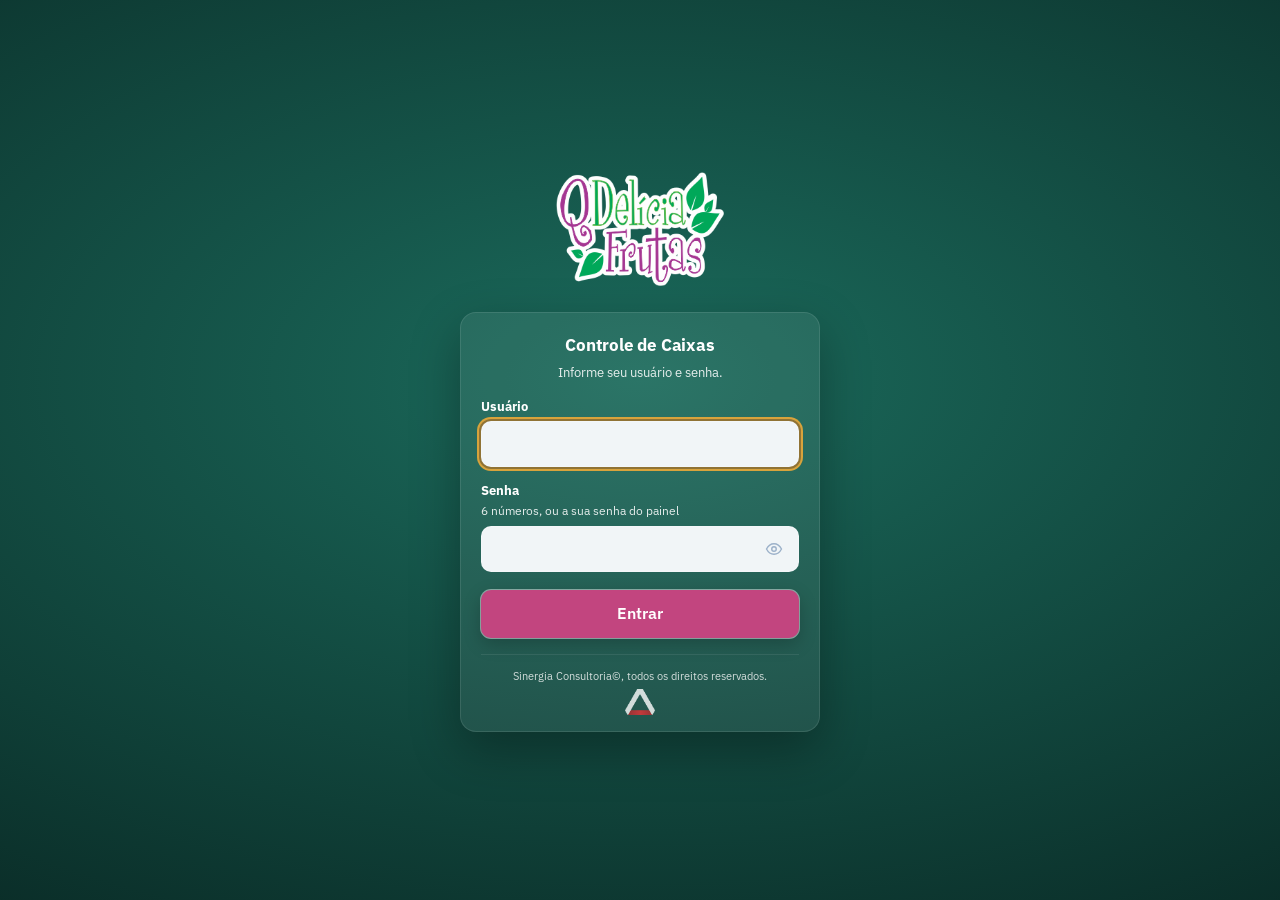
<file: index.html>
<!DOCTYPE html>
<html lang="pt-BR">
<head>
<meta charset="utf-8">
<meta name="viewport" content="width=device-width,initial-scale=1,viewport-fit=cover">
<meta name="theme-color" content="#0d1520">
<title>Qdelícia Frutas · Controle de Caixas</title>
<link rel="stylesheet" href="styles.css?v=6029d360">
<link rel="preconnect" href="https://fonts.googleapis.com">
<link rel="preconnect" href="https://fonts.gstatic.com" crossorigin>
<!-- A fonte do modelo. Carrega DEPOIS do styles.css e nao bloqueia nada: o app roda no
     galpao, as vezes sem rede, e o `system-ui` do `--fonte` segura a tela sozinho se ela
     nao chegar. -->
<link rel="stylesheet" href="https://fonts.googleapis.com/css2?family=IBM+Plex+Sans:wght@400;500;600;700&family=IBM+Plex+Mono:wght@500;600&display=swap">
<!-- Um arquivo so para a marca. Havia dois, `icone.png` e `logo.png`, com o mesmo
     desenho em versoes diferentes: trocar a logo exigia lembrar dos dois, e o que se
     esquece de trocar e justamente o que fica errado por meses. -->
<link rel="icon" href="logo.png" type="image/png">
<link rel="apple-touch-icon" href="logo.png">
<!-- ================= A APARÊNCIA, ANTES DE PINTAR =================
     Este script é o ÚNICO que precisa estar no <head>. O `app.js` carrega no fim da
     página: esperar por ele faria a tela nascer na cor de fábrica e piscar para a
     escolhida um instante depois — e quem abre o painel trinta vezes por dia vê esse
     pisca trinta vezes.

     O QUE ELE LÊ É UMA CÓPIA, não a verdade. A aparência é da EMPRESA e mora na
     configuração, no servidor; esta cópia local existe só para a tela nascer certa antes
     de a rede responder. Quando os dados chegam, o `app.js` aplica o que veio de lá e
     atualiza a cópia — se alguém trocou no escritório, a máquina do galpão acompanha na
     primeira carga.

     O `try` não é zelo exagerado: `localStorage` estoura em janela anônima, com cookies
     bloqueados e dentro de iframe. Sem ele, a tela inteira morre aqui, no <head>, antes
     de existir qualquer coisa para mostrar o erro.

     E OS NOMES SÃO CONFERIDOS. Um valor que o CSS não conhece não pinta nada: a página
     ficaria sem cor de marca nenhuma, e a causa estaria num armazenamento que ninguém
     pensa em abrir. -->
<script>
(function(){
  var r = document.documentElement, t, f;
  try {
    t = localStorage.getItem('qdc_tema');
    f = localStorage.getItem('qdc_fundo');
  } catch (e) { t = f = null; }
  r.setAttribute('data-tema',  ['verde','roxo','ambar','gelo'].indexOf(t) < 0 ? 'roxo' : t);
  r.setAttribute('data-fundo', ['azul','petroleo','cinza','roxo','gelo'].indexOf(f) < 0 ? 'azul' : f);
})();
</script>
</head>
<body>

<!-- ===================== LOGIN ===================== -->
<div id="telaLogin" class="login">
  <div class="login__topo">
    <!-- A logo diz "Qdelicia Frutas" melhor do que o texto dizia, e nao empurra o
         formulario para baixo. No celular do galpao o que importa e o campo
         aparecer sem rolagem. -->
    <img src="logo.png" alt="Qdelícia Frutas" class="logo-entrada" width="243" height="165">
  </div>


  <div class="card" id="cardEntrar">
    <!-- O TITULO ENTROU NO CARTAO, e saiu de cima dele. Solto sobre o fundo, ele era
         uma terceira coisa a ler entre a logo e o formulario; dentro, ele nomeia o que
         o cartao PEDE — e a frase de apoio diz o que fazer, que e' a unica instrucao de
         que esta tela precisa. -->
    <div class="login__cab">
      <h1 class="login__titulo">Controle de Caixas</h1>
      <p class="login__sub">Informe seu usuário e senha.</p>
    </div>

    <!-- O erro fica no TOPO e e anunciado por leitor de tela. Embaixo do botao ele
         nascia fora da vista com o teclado aberto. -->
    <div class="erro-entrada" id="erroLogin" role="alert" aria-live="polite" hidden>
      <svg width="18" height="18" viewBox="0 0 24 24" fill="none" stroke="currentColor"
           stroke-width="2" stroke-linecap="round" aria-hidden="true">
        <circle cx="12" cy="12" r="9"></circle><line x1="12" y1="8" x2="12" y2="13"></line>
        <line x1="12" y1="16.5" x2="12" y2="16.5"></line>
      </svg>
      <span id="erroLoginTexto"></span>
    </div>

    <div class="campo">
      <label class="rot" for="inUsuario">Usuário</label>
      <!-- SEM DICA DENTRO DO CAMPO, a pedido. A etiqueta "Usuário" logo acima já diz
           o que entra aí, e texto cinza dentro da caixa se confunde com valor já
           digitado — mais de uma pessoa clica em Entrar achando que o campo está
           preenchido. -->
      <input id="inUsuario" type="text" autocomplete="username" autocapitalize="none"
             autocorrect="off" spellcheck="false" enterkeyhint="next">
    </div>

    <div class="campo">
      <label class="rot" for="inSegredo">Senha</label>
      <!-- UM campo so para as duas credenciais. Quem lanca no galpao digita os seis
           numeros; quem vai ao painel digita a senha longa. O servidor descobre qual
           e qual — a pessoa nao precisa saber que sao duas coisas.

           Sem `minlength` de proposito: quem cadastrou senha antes da regra dos seis
           ainda tem a dele, e travar aqui deixaria essa pessoa do lado de fora sem
           entender por que. -->
      <span class="dica" id="dicaSegredo">6 números, ou a sua senha do painel</span>
      <!-- SEM olho de mostrar a senha. O campo tinha DOIS: este, do app, e o que o
           Edge desenha sozinho em todo `input type=password`. Dois controles com a
           mesma funcao, um do lado do outro, parecem defeito — e sao. O do app saiu;
           o do navegador fica, onde o navegador o oferecer. -->
      <input id="inSegredo" class="pin" type="password" autocomplete="current-password"
             aria-describedby="dicaSegredo" enterkeyhint="go">
    </div>

    <button type="button" class="btn-entrar" id="btnEntrar">Entrar</button>

    <!-- A ASSINATURA DE QUEM FEZ, no PE' DO CARTAO.
         ELA MOROU NO CANTO DE CIMA, e o motivo era bom: a tela centraliza tudo
         verticalmente e encolhe com o teclado aberto, e no pe' da COLUNA a assinatura
         empurraria o formulario. Dentro do cartao o risco e' outro e menor — ela e' o
         ULTIMO elemento, entao e' ela que sai de vista quando o teclado sobe, e e'
         justamente o que pode sair.
         LEVE E PEQUENA, de proposito: e' credito, nao recado. Quem abre esta tela vem
         entrar, e a assinatura que competisse com o botao estaria no lugar errado.
         SEM O ARQUIVO, SO' A MARCA SOME e o texto fica — o credito continua dito. -->
    <div class="login__credito">
      <span>Sinergia Consultoria&copy;, todos os direitos reservados.</span>
      <img src="marca-rodape.png" alt="Alfa Sinergia" width="738" height="655"
           onerror="this.remove()">
    </div>
  </div>

  <!-- Primeiro acesso: o segredo veio do escritorio e precisa virar um da pessoa.
       Sem botao de "depois" de proposito — segredo provisorio que se pode adiar nao
       e trocado nunca, e o do escritorio costuma ser o mesmo para todo mundo. -->
  <div class="card" id="cardTroca" hidden>
    <div class="aviso-box info">Esta senha foi definida pelo escritório. Escolha uma sua para continuar.</div>
    <div class="campo">
      <label class="rot" for="inNova">Senha nova</label>
      <span class="dica">6 números para o app de campo; pelo menos 6 caracteres para o painel</span>
      <input id="inNova" type="password" autocomplete="new-password">
    </div>
    <div class="campo">
      <label class="rot" for="inNova2">Repita a senha nova</label>
      <input id="inNova2" type="password" autocomplete="new-password">
    </div>
    <button type="button" class="btn-entrar" id="btnTrocarSenha">Salvar e entrar</button>
    <div id="erroTroca"></div>
  </div>

  <!-- Primeiro acesso / esqueci: abre NA PROPRIA TELA, e nao num modal. O modal so
       existia no painel, e no celular um bloco que desce e melhor do que uma janela
       por cima do teclado. -->
  <div class="card" id="cardPrimeiro" hidden>
    <h2 style="margin:0 0 4px;font-size:17px">Definir senha</h2>
    <div class="campo">
      <label class="rot" for="psIdent">Usuário</label>
      <input id="psIdent" type="text" autocomplete="username" autocapitalize="none">
    </div>
    <div class="campo">
      <label class="rot" for="psPin">Senha do app de campo</label>
      <span class="dica">só no primeiro acesso</span>
      <input id="psPin" type="password" inputmode="numeric" maxlength="6" autocomplete="off">
    </div>
    <div class="campo">
      <label class="rot" for="psAtual">Senha atual</label>
      <span class="dica">se você já tem uma</span>
      <input id="psAtual" type="password" autocomplete="current-password">
    </div>
    <div class="campo">
      <label class="rot" for="psNova">Senha nova</label>
      <span class="dica">pelo menos 6 caracteres</span>
      <input id="psNova" type="password" autocomplete="new-password">
    </div>
    <button type="button" class="btn-entrar" id="psSalvar">Salvar senha</button>
    <hr style="border:0;border-top:1px solid var(--linha);margin:18px 0 12px">
    <p style="font-size:12.5px;color:var(--txt2);margin:0 0 10px">Não tem a senha do app
      de campo nem a senha antiga? Peça ao escritório: o administrador cadastra uma nova
      para você.</p>
    <button type="button" class="btn-entrar" id="psPedir"
            style="background:var(--surface);color:var(--marca-txt);border:1px solid var(--marca-txt)">Pedir ajuda ao escritório</button>
  </div>
</div>
<!-- ===================== APP ===================== -->
<div id="app" class="shell" data-nav="expandida" style="display:none">

<!-- A barra de app so aparece abaixo de 1024px: no desktop a navegacao ja esta fixa na
     lateral, e uma barra em cima dela seria uma faixa repetindo o que ja se ve. -->
<header class="topo">
  <div class="topo__marca">
    <!-- Mesmo arquivo da tela de entrada: ja veio no cache, entao aqui nao custa
         download nenhum. -->
    <span class="selo selo--marca"><img src="logo.png" alt="" width="243" height="165"></span>
    <!-- OS DOIS, e não um no lugar do outro: o nome do app é a única peça ELÁSTICA da
         barra, então quando falta espaço é ele que corta e a saudação fica inteira. -->
    <span class="marca-nome" id="marcaNome">Controle de Caixas</span>
  </div>

  <!-- O canto direito da barra de app. Ele existe porque o celular NAO tem a lateral a
       vista: sem isto, quem esta logado e o estado da rede so apareciam abrindo a gaveta,
       e "3 lancamentos na fila" e justamente o aviso que nao pode esperar um toque.

       O aviso so aparece quando ha o que avisar; no normal fica o ponto verde. Um chip
       dizendo "Online" o tempo todo vira ruido, e ruido constante e o que faz ninguem
       reparar no dia em que ele muda. -->
  <div class="topo__conta">
    <div class="chip" id="avisoRede" hidden></div>
    <span class="avatar" id="avatarTopo" title="—">—<span class="ponto" id="pontoRede"></span></span>
  </div>
  <button type="button" class="btn-icone" id="btnMenu"
          aria-label="Abrir navegação" aria-expanded="false" aria-controls="lateral">
    <svg width="20" height="20" viewBox="0 0 24 24" fill="none" stroke="currentColor"
         stroke-width="2" stroke-linecap="round" aria-hidden="true">
      <line x1="3" y1="7" x2="21" y2="7"></line>
      <line x1="3" y1="12" x2="21" y2="12"></line>
      <line x1="3" y1="17" x2="21" y2="17"></line>
    </svg>
  </button>
  <!-- A SAUDACAO, na segunda linha da MESMA barra.

       Ela ja morou em tres lugares. Escrevendo por cima do nome do app: sumia com a
       marca. Ao lado da marca: as duas brigavam pela mesma linha estreita. Na linha
       da sobrancelha ("Operacao"): custava zero de altura, mas encostava no titulo da
       pagina e parecia pertencer a ELE, nao a conta.

       Aqui ela fica debaixo da foto e junto dela — mesmo fundo, mesma sombra, mesma
       barra de acento. Custa ~20px de altura, e esses 20px sao o que faz a foto e o
       nome lerem como uma coisa so. -->
  <span class="ola" id="olaUsuario" hidden><span id="olaSaudacao">Olá,</span> <b id="olaNome">—</b></span>
</header>

<div class="shell__corpo">

  <!-- Gaveta no celular, barra fixa no desktop: e o mesmo elemento, e so o CSS decide. -->
  <aside class="lateral" id="lateral">
    <div class="lateral__topo">
      <span class="selo selo--marca"><img src="logo.png" alt="" width="243" height="165"></span>
      <span class="marca-nome">Controle de Caixas</span>
      <!-- A decisao de recolher. O mouse apenas ESPIA; num tablet nao ha hover, e
           sem este botao o trilho ficaria fechado para sempre. -->
      <button type="button" class="lateral-btn" id="btnLateral"
              aria-label="Recolher o menu" aria-pressed="false">
        <svg width="18" height="18" viewBox="0 0 24 24" fill="none" stroke="currentColor"
             stroke-width="2" stroke-linecap="round" stroke-linejoin="round" aria-hidden="true">
          <polyline points="14 6 8 12 14 18"></polyline>
          <line x1="19" y1="6" x2="19" y2="18"></line>
        </svg>
      </button>
    </div>

    <div class="lateral__rolagem">

    <!-- A aba que a pessoa nao pode usar nao nasce escondida no HTML: quem decide e o
         cadastro, e `ajustarAbas()` remove a que sobra assim que a sessao chega. Saldo
         fica sempre — e consulta, nao lancamento.

         Continuam sendo `<button data-pagina>` dentro de `#abas`: e o contrato que
         `Q.abas()` e as permissoes leem. So a aparencia virou lista vertical. -->
    <nav class="abas" id="abas" aria-label="Páginas do app">
      <div class="nav-grupo" data-grupo="Operação">Operação</div>
      <button data-grupo="Operação" class="ativa" data-pagina="pgSaida" data-operacao="SAIDA" data-acima="Operação">
        <svg width="17" height="17" viewBox="0 0 24 24" fill="none" stroke="currentColor"
             stroke-width="1.85" stroke-linecap="round" stroke-linejoin="round" aria-hidden="true">
          <path d="M20 17H9a4 4 0 0 1-4-4V10"></path>
          <polyline points="16 21 20 17 16 13"></polyline>
          <path d="M4 3h11"></path>
        </svg>
        <span class="nav-rotulo">Saída</span>
      </button>
      <!-- ENTRADA FICA ENTRE SAIDA E RETORNO, e nao por ordem alfabetica: a lista do
           menu e' a ordem do CICLO, e a carga entra em casa antes de o caminhao voltar.
           E ELA NAO PEDE A OPERACAO `RETORNO`, e esse foi um erro meu que foi ao ar: o
           raciocinio era "Entrada e Retorno gravam a mesma coisa". Nao gravam. O Retorno
           LANCA uma carga; a Entrada REESCREVE a quantidade de uma carga que ja existe —
           ela diz quanto vale o que chegou, e essa contagem vira o numero do estoque.
           O escritorio viu o efeito: um motorista habilitado so' a Retorno abriu a
           Entrada e tinha diante de si o botao de conferir as cargas da matriz.
           QUEM CONFERE E DECISAO DE CARGO, e nao de operacao concedida: conferente,
           gerente e admin. A marca vem do servidor ja mastigada — ver
           `podeConferirChegada`. E A ABA SUMIR E CONVENIENCIA: as duas rotas recusam
           sozinhas, porque um GET direto passa por cima de qualquer aba escondida. -->
      <button data-grupo="Operação" data-pagina="pgEntrada" data-confere="1" data-acima="Operação">
        <svg width="17" height="17" viewBox="0 0 24 24" fill="none" stroke="currentColor"
             stroke-width="1.85" stroke-linecap="round" stroke-linejoin="round" aria-hidden="true">
          <path d="M3 12h12"></path>
          <polyline points="11 8 15 12 11 16"></polyline>
          <path d="M19 4v16"></path>
        </svg>
        <span class="nav-rotulo">Entrada</span>
      </button>
      <button data-grupo="Operação" data-pagina="pgDevolucao" data-operacao="RETORNO" data-acima="Operação">
        <svg width="17" height="17" viewBox="0 0 24 24" fill="none" stroke="currentColor"
             stroke-width="1.85" stroke-linecap="round" stroke-linejoin="round" aria-hidden="true">
          <path d="M4 7h11a4 4 0 0 1 4 4v3"></path>
          <polyline points="8 3 4 7 8 11"></polyline>
          <path d="M20 21H9"></path>
        </svg>
        <span class="nav-rotulo">Retorno</span>
      </button>
      <div class="nav-grupo" data-grupo="Consulta">Consulta</div>
      <button data-grupo="Consulta" data-pagina="pgSaldo" data-acima="Consulta">
        <svg width="17" height="17" viewBox="0 0 24 24" fill="none" stroke="currentColor"
             stroke-width="1.85" stroke-linecap="round" stroke-linejoin="round" aria-hidden="true">
          <line x1="8" y1="6" x2="21" y2="6"></line>
          <line x1="8" y1="12" x2="21" y2="12"></line>
          <line x1="8" y1="18" x2="21" y2="18"></line>
          <line x1="3" y1="6" x2="3.01" y2="6"></line>
          <line x1="3" y1="12" x2="3.01" y2="12"></line>
          <line x1="3" y1="18" x2="3.01" y2="18"></line>
        </svg>
        <span class="nav-rotulo">Lançamentos</span>
      </button>
    </nav>

    <!-- A porta para o painel. Nasce escondida: quem decide e o cadastro, e `abrirApp()`
         a mostra para quem tem acesso. Aparecendo para todo mundo, ela levaria o
         motorista a uma tela que o recusa — porta que nao abre e pior do que porta
         nenhuma.

         Fica FORA do <nav>: `Q.abas()` liga o trocador de pagina em todo botao de
         dentro, e la ela viraria uma aba sem pagina. Alem disso ela nao e uma pagina
         desta tela — e a saida para outra. -->
    <a class="nav-link nav-saida" id="chipPainel" href="admin.html" hidden
       title="Abrir o painel do escritório">
      <svg width="17" height="17" viewBox="0 0 24 24" fill="none" stroke="currentColor"
           stroke-width="1.85" stroke-linecap="round" stroke-linejoin="round" aria-hidden="true">
        <rect x="3" y="3" width="7" height="7" rx="1.5"></rect>
        <rect x="14" y="3" width="7" height="7" rx="1.5"></rect>
        <rect x="3" y="14" width="7" height="7" rx="1.5"></rect>
        <rect x="14" y="14" width="7" height="7" rx="1.5"></rect>
      </svg>
      <span class="nav-rotulo">Painel</span>
    </a>

    </div>

    <!-- O RODAPE FICA PRESO EMBAIXO. Antes era um `.lateral__folga` empurrando: a
         lista crescia e levava a rede e o botao de sair para fora da tela. -->
    <div class="lateral__pe">

    <!-- O estado da rede fica junto de quem esta logado: as duas coisas respondem a
         mesma pergunta — "em que pe esta a minha sessao". -->
    <div class="chip" id="chipRede">● Online</div>
    <div class="conta">
      <span class="avatar" id="avatarUsuario" aria-hidden="true">—</span>
      <span class="conta__id">
        <span class="conta__nome" id="cabUsuario">—</span>
        <span class="conta__meta" id="cabPerfil"></span>
      </span>
      <button type="button" class="btn-icone perigo" id="chipSair" aria-label="Sair da conta">
        <svg width="17" height="17" viewBox="0 0 24 24" fill="none" stroke="currentColor"
             stroke-width="1.85" stroke-linecap="round" stroke-linejoin="round" aria-hidden="true">
          <path d="M9 21H5a2 2 0 0 1-2-2V5a2 2 0 0 1 2-2h4"></path>
          <polyline points="16 17 21 12 16 7"></polyline>
          <line x1="21" y1="12" x2="9" y2="12"></line>
        </svg>
      </button>
    </div>
    </div>
  </aside>

  <main class="main">
    <!-- O titulo diz ONDE se esta. No desktop o item aceso da lateral ja diz; no celular
         a gaveta esta fechada, e sem ele a tela nao tem pista nenhuma. `Q.abas()` escreve
         os dois a cada troca de pagina. -->
    <div class="cab-pagina">
      <div class="cab-pagina__id">
        <div class="cab-pagina__acima" id="acimaPagina">Operação</div>
        <!-- A LINHA DO TÍTULO. A estrada entra aqui, à direita da palavra, e ocupa a
             sobra da largura — o caminhão nasce na borda do título e some na
             outra ponta. Quem a monta é o `app.js`, pela página aberta. -->
        <div class="cab-pagina__rota"><h1 class="cab-pagina__titulo" id="tituloPagina">Saída</h1></div>
      </div>
    </div>

    <div class="corpo-pagina">

  <!-- ---------- SAÍDA ---------- -->
  <section id="pgSaida" class="pagina ativa">
    <div class="card">
      <h2>Saída de caixas<span class="sub">Caixas saindo do galpão ou da filial. Confirmado na hora — a contagem da saída é a fonte da verdade.</span></h2>
      <!-- Ordem na tela = ordem em que a pessoa preenche: quando, de onde, para onde,
           com quem, e o documento por último, que é o único opcional. -->
      <div class="grid2">
        <div>
          <label for="sdData">Data do movimento<span class="obrig">*</span></label>
          <input id="sdData" type="date">
        </div>
        <div>
          <label for="sdOrigem">Saída<span class="obrig">*</span></label>
          <select id="sdOrigem"></select>
        </div>
        <!-- Saindo do galpão, o destino é qualquer local que a pessoa possa receber:
             a rota (o caso comum, o caminhão levando a carga), outro galpão ou filial
             (transferência entre casas nossas) e o fornecedor (vasilhame voltando).
             Antes só listava ROTA, e transferência entre galpões não tinha por onde ser
             lançada. Os dois campos ocupam a mesma posição porque nunca aparecem juntos. -->
        <div id="sdWrapRota" style="display:none">
          <label for="sdRota">Destino<span class="obrig">*</span></label>
          <select id="sdRota"></select>
        </div>
        <div id="sdWrapDestino">
          <label for="sdDestino">Destino<span class="obrig">*</span></label>
          <select id="sdDestino"></select>
        </div>
        <!-- QUANDO A CARGA TOCA UMA FILIAL, DE QUEM ELA E'.
             A filial recebe caixa que tem dono, e ate aqui nao havia onde dizer de quem:
             a coluna `Fornecedor` so' era preenchida DERIVADA do motorista, nas pernas
             que tocam o local de fornecedor. Para a filial nao havia caminho nenhum.
             ENTRE O DESTINO E O MOTORISTA porque e' do destino que ele nasce: a ordem da
             tela e' a ordem em que a pessoa preenche.
             ESCONDIDO ATE LA. Um campo a vista em toda saida seria uma pergunta a
             ignorar nove vezes em dez — e campo que se aprende a ignorar e' campo que um
             dia se preenche errado.
             OPCIONAL: a maior parte das transferencias entre casas nossas nao e' de
             fornecedor nenhum, e exigi-lo trancaria a transferencia comum. -->
        <div id="sdWrapFornFilial" style="display:none">
          <label for="sdFornFilial">Fornecedor Filial</label>
          <select id="sdFornFilial"></select>
        </div>
        <div id="sdWrapMotorista">
          <label for="sdMotorista"><span data-rotulo="sdMotorista">Motorista</span><span class="obrig">*</span></label>
          <select id="sdMotorista"></select>
        </div>
        <!-- O VEÍCULO DEPOIS DO MOTORISTA na marcação, mas é ele que preenche o outro:
             escolher a placa põe o motorista habitual, e quem lança pode trocar. A ordem
             na tela segue o hábito de quem já usava o app — o motorista continua onde
             sempre esteve. -->
        <div id="sdWrapVeiculo">
          <label for="sdVeiculo">Veículo<span class="obrig">*</span></label>
          <select id="sdVeiculo"></select>
          <!-- A PLACA DIGITADA A MAO.
               A frota cadastrada cobre o dia a dia, mas o carro emprestado, o fretado e
               o que chegou hoje nao estao nela — e ate' hoje a pessoa nao tinha como
               lancar: ou escolhia uma placa errada, que e' pior que nenhuma, ou nao
               lancava.
               NASCE ESCONDIDO e so' aparece quando se escolhe "Outra placa" na lista:
               um campo de texto sempre a' vista convida a digitar o que ja' esta' na
               lista, e placa digitada a mao erra mais que placa escolhida. -->
          <input id="sdVeiculoTexto" type="text" hidden autocomplete="off"
                 inputmode="text" maxlength="8" placeholder="ABC1D23"
                 aria-label="Digite a placa">
        </div>
      </div>

      <p class="legenda-obrig">Campos com <span class="obrig">*</span> são obrigatórios.</p>

      <h3>Quantas caixas<span class="obrig">*</span></h3>
      <div class="itens" id="sdItens"></div>

      <label for="sdObs">Observação (opcional)</label>
      <textarea id="sdObs"></textarea>

      <div class="linha-btn" style="margin-top:8px">
        <label class="btn-foto">
          📷 Foto do Documento
          <input id="sdFoto" type="file" accept="image/*" capture="environment" style="display:none">
        </label>
        <span id="sdFotoOk" style="font-size:13px;color:var(--verde);align-self:center"></span>
      </div>

      <div class="linha-btn">
        <button class="btn" id="btnSalvarSaida">Registrar saída</button>
        <button class="btn neutro" id="btnLimparSaida" style="flex:0;min-width:110px">Limpar</button>
      </div>
      <div id="sdAviso"></div>
    </div>
  </section>

  <!-- ---------- DEVOLUÇÃO ---------- -->
  <!-- Mesma forma da saída, a pedido: quem alterna entre as duas abas o dia inteiro não
       deve ter que reaprender a tela. Mesma ordem, mesmos rótulos, mesmos blocos. -->
  <section id="pgDevolucao" class="pagina">
    <div class="card">
      <h2>Retorno de caixas<span class="sub" id="devSub">Caixas voltando na rota para o galpão.</span></h2>
      <div class="grid2">
        <div>
          <label for="dvData">Data do movimento<span class="obrig">*</span></label>
          <input id="dvData" type="date">
        </div>
        <div>
          <label for="dvOrigem">Retorno<span class="obrig">*</span></label>
          <select id="dvOrigem"></select>
        </div>
        <div>
          <label for="dvDestino">Destino<span class="obrig">*</span></label>
          <select id="dvDestino"></select>
        </div>
        <!-- A MESMA PERGUNTA NA VOLTA, e pelo mesmo motivo: a carga que sai de uma
             filial tambem tem dono, e sem o campo aqui metade do ciclo ficaria sem ele.
             AS DUAS PONTAS CONTAM: no retorno a filial e' a ORIGEM. -->
        <div id="dvWrapFornFilial" style="display:none">
          <label for="dvFornFilial">Fornecedor Filial</label>
          <select id="dvFornFilial"></select>
        </div>
        <div>
          <label for="dvMotorista"><span data-rotulo="dvMotorista">Motorista</span><span class="obrig">*</span></label>
          <select id="dvMotorista"></select>
        </div>
        <div id="dvWrapVeiculo">
          <label for="dvVeiculo">Veículo<span class="obrig">*</span></label>
          <select id="dvVeiculo"></select>
          <input id="dvVeiculoTexto" type="text" hidden autocomplete="off"
                 inputmode="text" maxlength="8" placeholder="ABC1D23"
                 aria-label="Digite a placa">
        </div>
      </div>

      <!-- Fica entre o cabeçalho e a contagem porque é aqui que ele serve: avisa que a
           contagem passou do saldo antes de a pessoa somar tudo e mandar. -->
      <div id="dvSaldoAtual"></div>

      <p class="legenda-obrig">Campos com <span class="obrig">*</span> são obrigatórios.</p>

      <h3>Quantas caixas<span class="obrig">*</span></h3>
      <div class="itens" id="dvItens"></div>

      <label for="dvObs">Observação (opcional)</label>
      <textarea id="dvObs"></textarea>

      <div class="linha-btn" style="margin-top:8px">
        <label class="btn-foto">
          📷 Foto das caixas
          <input id="dvFoto" type="file" accept="image/*" capture="environment" style="display:none">
        </label>
        <span id="dvFotoOk" style="font-size:13px;color:var(--verde);align-self:center"></span>
      </div>

      <div class="linha-btn">
        <button class="btn" id="btnSalvarDevolucao">Registrar retorno</button>
        <button class="btn neutro" id="btnLimparDevolucao" style="flex:0;min-width:110px">Limpar</button>
      </div>
      <div id="dvAviso"></div>
    </div>
  </section>

  <!-- ---------- ENTRADA: A CONFERENCIA NA CHEGADA ----------
       NINGUEM CONFERIA O QUE CHEGA. Quando a matriz manda 500 para Maceio, o estoque da
       filial sobe 500 — o numero que a MATRIZ disse. Chegando 480, ninguem pegava: a
       filial ficava 20 acima para sempre, e nao havia tela que perguntasse. O Retorno
       tem conferencia; a chegada nao tinha.
       NAO E UM FORMULARIO EM BRANCO, e por isso ela nao tem origem nem destino: as duas
       ja estao na carga que chegou. A tela mostra a FILA — o que veio para esta casa e
       ainda nao foi contado — e a pessoa digita o que encontrou.
       NAO CRIA MOVIMENTO NENHUM: grava a contagem NA carga que ja existe. Um movimento
       novo creditaria a filial duas vezes, com a mesma carga. -->
  <section id="pgEntrada" class="pagina">
    <div class="card">
      <h2>Entrada de caixas<span class="sub">O que chegou nesta casa e ainda não foi
        contado. Confira a carga e registre quantas caixas você encontrou.</span></h2>
      <!-- A ORDEM E A DA VIAGEM, a pedido: DE ONDE veio, e so' depois ONDE se confere.
           Era o contrario, e o contrario tambem tinha logica — o obrigatorio primeiro.
           Mas a frase que a pessoa tem na cabeca ao chegar no galpao e' "chegou carga de
           Sao Vicente", e nao "estou em Maceio": o lugar onde ela esta' ela ja' sabe.
           O `*` CONTINUA NO SEGUNDO, e nao mudou de campo: obrigatorio e' o lugar onde a
           contagem vai ser gravada, nao o filtro. -->
      <div class="grid2">
        <!-- DE ONDE VEIO, e nao "todos os destinos de uma vez".
             Maceio recebe de Sao Vicente, e so'. Sao Vicente recebe de todo mundo,
             porque e' matriz. Abrindo a fila inteira para os dois, quem confere em
             Maceio rola uma lista que nao e' dele para achar as tres cargas que sao —
             e a chance de contar a carga errada nasce ai.
             AS OPCOES SAEM DA PROPRIA FILA, e nao de uma lista de locais: assim nunca
             ha uma origem escrita no campo sem nada atras dela, e o numero ao lado diz
             quantas cargas esperam de cada uma. -->
        <div>
          <label for="enDeOnde">Entrada de</label>
          <select id="enDeOnde"></select>
        </div>
        <!-- O ASTERISCO SAIU, e ele defendia uma afirmacao que nao e' verdade.
             A contagem NAO e' gravada "neste lugar": ela e' gravada NA CARGA, pelo id
             dela — a rota `conferirChegada` nem recebe a casa. Este campo sempre foi um
             FILTRO DE DESTINO, e obriga-lo fazia quem ve' a operacao inteira adivinhar
             para onde a carga foi antes de poder olhar para ela.
             VAZIO = TODAS AS CASAS que esta pessoa alcanca. Quem trabalha numa casa so'
             continua caindo nela sozinho — `preencherSozinho` escolhe quando ha uma
             opcao unica —, entao a doca nao muda de comportamento; quem muda e' quem
             tem varias. -->
        <div>
          <label for="enCasa">Conferindo em</label>
          <select id="enCasa"></select>
        </div>
      </div>
      <!-- A BUSCA GERAL SOBRE A FILA, a pedido.
           O campo "Entrada de" responde UMA pergunta — de que lugar veio —, e ela nem
           sempre e' a que a pessoa tem. No patio ela tem o PAPEL na mao: um numero de
           registro, uma placa, o nome do motorista. Sem a busca, achar a carga R000433
           numa fila de cinquenta e' rolar a tela lendo codigo por codigo.
           ELA PENEIRA O QUE JA ESTA NA TELA, e nao vai ao servidor: a fila inteira desta
           casa ja' veio na primeira chamada, e uma ida de rede por tecla digitada num
           galpao com sinal ruim e' uma busca que trava. -->
      <!-- A BUSCA E O LIMPAR NA MESMA LINHA. Numa barra propria, o botao comia uma
           faixa inteira da tela do celular para uma acao que se usa de vez em quando, e
           empurrava a fila — que e' o motivo de a pessoa ter aberto a tela — para baixo
           da dobra. -->
      <div class="linha-busca-en">
        <div class="busca"><input id="enBusca" type="search"
          placeholder="🔍 Buscar por registro, origem, motorista, placa ou quem lançou"></div>
        <!-- ELE NASCE ESCONDIDO e so' aparece quando ha' o que limpar.
             Um botao sempre a vista que na maioria das vezes nao faz nada ensina errado
             o que os outros botoes desta tela fazem — e, pior, faz duvidar se a tela
             estava filtrada quando ela nao estava. -->
        <button class="btn sec" id="btnLimparEntrada" type="button" hidden
                style="flex:0 0 auto;min-width:150px;white-space:nowrap">Limpar filtros</button>
      </div>
      <div id="enFila"><div class="vazio">Carregando…</div></div>
      <div id="enAviso"></div>
    </div>
  </section>

  <!-- ---------- CONFERÊNCIA ---------- -->
  <!-- ---------- SALDO ---------- -->
  <section id="pgSaldo" class="pagina">
    <div class="card">
      <h2>Lançamentos<span class="sub">Tudo que passou no período, saídas e retornos.</span></h2>

      <!-- Os totais vem ANTES da lista: quem abre a tela quer o resumo antes do detalhe. -->
      <div class="ftiles" id="lcTiles"></div>

      <div class="grid2">
        <div><label for="lcDe">Data inicial</label><input id="lcDe" type="date"></div>
        <div><label for="lcAte">Data final</label><input id="lcAte" type="date"></div>
      </div>

      <!-- O DIA DE HOJE, EM UM TOQUE. "O que eu lancei hoje" e a pergunta que quem esta
           no patio faz mais vezes, e responde-la custava mexer nos dois campos de data
           num teclado de celular — duas roletas, quatro toques, e o risco de deixar um
           deles no mes errado.
           ELE VOLTA SOZINHO: tocado de novo, devolve o periodo que estava antes. Sem
           isso, o caminho de volta seria digitar as duas datas a mao, que e exatamente o
           custo que o botao veio tirar. -->
      <div class="linha-hoje">
        <button class="chip-hoje" id="lcHoje" type="button" aria-pressed="false">Hoje</button>
      </div>

      <!-- A busca responde uma pergunta que os filtros nao respondem: "cade aquele".
           Com trinta linhas e cinco listas, achar UM lancamento custa quatro cliques;
           digitando, custa um.

           O `placeholder` diz onde ela procura. Buscar em campo que a etiqueta nao
           promete devolve resultado que a pessoa nao entende de onde veio. -->
      <div class="busca"><input id="lcBusca" type="search"
        placeholder="🔍 Buscar por origem, destino, caixa, motorista ou quem lançou"></div>

      <!-- A BARRA COMPACTA. As cinco listas empilhadas gastavam umas 250 linhas de
           altura antes do primeiro lançamento, quase sempre sem nada marcado. Agora
           são um botão de 44px com a contagem e um trilho de recortes rápidos; as
           listas continuam existindo, atrás da folha que sobe. -->
      <div class="barra-f">
        <button class="btn-filtros so-celular" id="btnAbrirFiltrosLanc" type="button"
                aria-haspopup="dialog" aria-controls="caixaFiltrosLanc">
          <svg width="16" height="16" viewBox="0 0 24 24" fill="none" stroke="currentColor"
               stroke-width="2" stroke-linecap="round" aria-hidden="true">
            <line x1="4" y1="7" x2="20" y2="7"></line><line x1="7" y1="12" x2="17" y2="12"></line>
            <line x1="10" y1="17" x2="14" y2="17"></line></svg>
          Filtros <span class="n" id="lcQtdFiltros" hidden>0</span>
        </button>
        <!-- SENTIDO E CORRIGIDOS VIRAM CHIPS, e saem das listas: com dois valores só,
             marcar "os dois" é o mesmo que não marcar nenhum, e uma lista de múltipla
             escolha para isso é três toques onde cabe um. "Corrigidos" não existia. -->
        <div class="trilho" id="lcChips" role="group" aria-label="Recortes rápidos"></div>
      </div>

      <div class="aplicados" id="lcAplicados" hidden></div>

      <!-- Multipla escolha em <details> e nao em <select multiple>: no celular o select
           multiplo exige segurar a tecla, que nao existe, e mostra so tres linhas. Aqui a
           pessoa toca, abre e marca — e o resumo diz quantos estao marcados sem abrir.

           No celular esta caixa é a folha que sobe; no computador continua sendo um
           bloco comum. É o MESMO nó nas duas — dois conjuntos dos mesmos campos seriam
           dois ids repetidos, e a tela filtraria pelo que a outra cópia tem. -->
      <div class="filtros-caixa" id="caixaFiltrosLanc">
        <div class="folha__puxador so-celular" aria-hidden="true"></div>
        <div class="folha__cab so-celular">
          <h3 class="folha__t">Filtros</h3>
          <button class="btn-icone" type="button" data-fechar-folha
                  aria-label="Fechar os filtros">✕</button>
        </div>
        <div class="filtros-caixa__corpo">
          <div class="filtros-lanc">
            <!-- Quem lancou vem PRIMEIRO: com a permissao "de quem ela ve" citando varias
                 pessoas, "de quem e isto" passa a ser a primeira pergunta de quem olha a
                 lista, e nao a ultima. -->
            <details class="fchk" id="lcFUsuario"><summary>Usuário<span class="qt"></span></summary>
              <div class="opcoes"></div></details>
            <details class="fchk" id="lcFMotorista"><summary>Motorista<span class="qt"></span></summary>
              <div class="opcoes"></div></details>
            <details class="fchk" id="lcFOrigem"><summary>Origem<span class="qt"></span></summary>
              <div class="opcoes"></div></details>
            <details class="fchk" id="lcFDestino"><summary>Destino<span class="qt"></span></summary>
              <div class="opcoes"></div></details>
          </div>
          <div class="linha-btn">
            <button class="btn sec" id="btnLimparLanc" type="button" style="flex:0 0 auto;min-width:150px;white-space:nowrap">Limpar filtros</button>
            <!-- Só no celular, e escrito "Fechar": os campos já valeram na hora em que
                 se mexeu neles, e um botão chamado "Aplicar" fingiria confirmar o que
                 já aconteceu. -->
            <button class="btn neutro so-celular" type="button" data-fechar-folha
                    style="flex:1 1 auto">Fechar</button>
          </div>
        </div>
      </div>

      <div id="listaLanc"><div class="vazio">Carregando…</div></div>
    </div>
  </section>

    </div>
  </main>

</div>

<div class="veu" id="veu" hidden></div>
</div>

<!-- O VÉU DA FOLHA, separado do véu da gaveta. Os dois escurecem a tela, mas fecham
     coisas diferentes: clicar no da gaveta fecha o menu, e clicar neste fecha a folha
     de filtros. Um véu só com duas responsabilidades fecharia a coisa errada. -->
<div class="veu-folha" id="veuFolha" hidden></div>

<div id="toast"></div>

<script src="config.js"></script>
<script src="app.js?v=966a9d5f"></script>
<script>
(function(){
  'use strict';
  var Q = window.QDC;
  var DADOS = null, PAINEL = null, sdFotoData = '', dvFotoData = '';

  /* ---------------- entrada ----------------
     Uma tela so para os dois apps, e ela mora no `app.js`. Ver `portaUnica()`:
     quem decide o destino e o PAPEL, depois da autenticacao, e o painel continua
     exigindo a senha longa. */
  function iniciarLogin(){ Q.portaUnica('campo', function(){ abrirApp(); }); }

  /* Tudo o que a sessao MANDA na tela, num lugar so: o nome no cabecalho, a porta para o
     painel e as abas. Duas chamadas passam por aqui — a abertura e a renovacao —, e
     espalhar isso pelas duas faria a renovacao esquecer alguma. */
  /* ================= EM QUE BASE ESTE LANÇAMENTO ENTRA =================
   *
   * NÃO SE PERGUNTA MAIS NO GALPÃO. A Saída e o Retorno tinham um seletor de livro, e
   * ele saiu: o lançamento entra no PRIMEIRO livro da pessoa, que é a Produção para
   * todo mundo que a tem. Quem escolhe livro escolhe no painel.
   *
   * O SERVIDOR CONTINUA SENDO A AUTORIDADE, e por isso quem só tem a Base Teste não
   * manda nada para a produção — nem por engano, nem por pedido adulterado: lá o
   * carimbo do cadastro é um PISO, e nada daqui o levanta.
   *
   * ELAS SAEM DA SESSÃO, que o login traz e a renovação atualiza — perguntar à rede na
   * hora de gravar deixaria o galpão sem resposta justamente quando está sem sinal, que
   * é quando ele mais lança. */
  /* OS QUATRO LIVROS, na mesma ordem do cadastro e da tabela do painel: quatro ordens
     diferentes para as mesmas quatro palavras fazem a pessoa reler a lista toda vez.
     O campo da sessão vem junto do nome — assim acrescentar um livro é uma linha, e não
     uma linha aqui, outra na lista e outra no `if`. */
  /* A LISTA MUDOU DE CASA: ela vive no NUCLEO, e as duas telas a leem de la'. Estava
     aqui e, escrita a mao dentro do HTML, tambem no painel — e foi assim que o filtro
     do painel passou a oferecer um livro que a pessoa nao tem. */
  var NOME_BASE = {};
  Q.LIVROS.forEach(function (l) { NOME_BASE[l.id] = l.nome; });
  function basesDaSessao(){ return Q.basesDaSessao(); }

  /* O LIVRO DESTE LANÇAMENTO, E NÃO MAIS UMA PERGUNTA NA TELA.
   *
   * O seletor saiu da Saída e do Retorno a pedido do escritório: no galpão ele era mais
   * um campo para ler antes de contar caixa, e ficava escolhido de um lançamento para o
   * outro — esquecê-lo no livro errado mandava trabalho de verdade para fora do saldo.
   * Quem precisa escolher o livro escolhe no painel, que tem o seletor dele.
   *
   * VALE O PRIMEIRO LIVRO DA PESSOA, que é a Produção para todo mundo que a tem: a ordem
   * de `LIVROS` é a de quanto cada livro pesa na operação. Quem só tem um lança nele,
   * como sempre lançou.
   *
   * E ELE VIAJA NO PEDIDO, em vez de deixar o servidor carimbar sozinho: com mais de um
   * livro marcado e sem base nenhuma no pedido, `baseEscolhida` RECUSA o lançamento por
   * não saber em qual deles ele entra — e a recusa chegaria depois de a pessoa ter
   * contado as caixas. Tirar o campo da tela não tira a pergunta do servidor. */
  function baseDoLancamento(){
    return basesDaSessao()[0] || '';
  }

  function aplicarSessao(s){
    Q.quemEsta(s.nome, s.perfil, s.foto);

    /* A porta para o painel, para quem tem o painel — e A MESMA PERGUNTA que o
       `admin.html` faz na chegada, feita à mesma função.

       Esta conta já morou aqui, escrita à mão, e divergia da guarda do painel num
       ponto: com a chave `acessoPainel` em `false`, aqui o ADMIN passava e lá era
       recusado. A porta aparecia e levava à tela de entrada, calada. Porta que não
       abre é pior que porta nenhuma — e duas cópias de uma regra divergem sempre,
       inclusive por cache, porque o `app.js` se renova pelo hash e o HTML não. */
    document.getElementById('chipPainel').hidden = !Q.podePainel(s);

    ajustarAbas(s);

    /* A aba Lancamentos some para quem nao ve lancamento. Some, e nao fica vazia: uma
       aba que abre sem nada dentro parece quebrada, e a pessoa volta nela toda vez
       achando que nao carregou. */
    var abaLanc = document.querySelector('#abas button[data-pagina="pgSaldo"]');
    if (abaLanc){
      var ve = s.verLancamentos !== false;
      abaLanc.style.display = ve ? '' : 'none';
      if (!ve && abaLanc.classList.contains('ativa')){
        abaLanc.classList.remove('ativa');
        var sec = document.getElementById('pgSaldo');
        if (sec) sec.classList.remove('ativa');
        var primeira = document.querySelector('#abas button[data-pagina]:not([style*="none"])');
        if (primeira) primeira.click();
      }
    }
  }

  /* ---------------- app ---------------- */
  function abrirApp(){
    var s = Q.sessao();

    /* ================= O TUTORIAL VEM ANTES, UMA VEZ =================
     *
     * No PRIMEIRO acesso de cada pessoa o app nao abre: ele manda para o tutorial. E
     * ali que ela escolhe assistir, ler ou pular — as tres saidas marcam a pessoa como
     * ja apresentada, e a partir dai o app abre direto nos lancamentos, para sempre.
     *
     * A DECISAO E AQUI, ANTES DE DESENHAR. Tomada depois, a pessoa veria o app por um
     * instante e seria arrancada dele com o dedo ja a caminho de um botao.
     *
     * A marca vem na SESSAO, que o login ja traz: buscá-la numa ida à rede propria
     * atrasaria toda abertura por causa de uma pergunta que so importa uma vez na vida
     * de cada cadastro.
     *
     * `!== true` e nao `=== false`: sessao de antes de este campo existir nao tem a
     * marca, e uma pessoa que ja usa o sistema ha meses nao precisa do tutorial.
     * Entao a ausencia PASSA — quem nao tem a marca e quem o servidor disser que nao
     * tem, e o servidor devolve `false` para cadastro novo. */
    if (s && s.id && s.viuTutorial !== true) {
      location.href = tutorialDe(s);
      return;
    }

    document.getElementById('telaLogin').style.display = 'none';
    /* `flex`, e nao `block`: o `.shell` e uma coluna flex, e `block` desmontava o
       esqueleto — a barra lateral perdia a altura e o rodape dela subia para o meio. */
    document.getElementById('app').style.display = 'flex';
    Q.abas('#abas');
    /* E A PAGINA PEDIDA NA URL, que e' por onde o botao de atualizar volta para a mesma
       tela. Sem isto, atualizar no app de campo caia sempre na primeira aba. */
    Q.abrirAbaPedida('#abas');
    Q.gaveta();
    aplicarSessao(s);
    if (String(s.perfil).toUpperCase() === 'PROMOTOR'){
      document.getElementById('devSub').textContent =
        'Você conta as caixas que voltam na rota. O saldo baixa assim que você registra.';
    }
    Q.carregarDados().then(function(d){ DADOS = d; montarFormularios(); }).catch(function(e){ Q.toast(e.message,'erro'); });
    carregarPainel();
    renovarSessao();
  }

  /* A sessao guardada e uma FOTO do login: mudar a permissao de alguem no cadastro nao
     mexia nela, e a pessoa seguia com o que tinha no dia em que entrou. O painel ja relia
     o cadastro a cada abertura; aqui faltava.

     Roda DEPOIS de a tela estar montada, e nao antes: e um retoque, nao uma tranca. Se a
     rede falhar, fica o que ja estava — e o que ja estava e o que valia ate agora. */
  function renovarSessao(){
    var s = Q.sessao();
    if (!s || !s.id) return;
    Q.get({acao:'meuAcesso', id:s.id}).then(function(r){
      if (!r || r.ok === false) return;
      /* ANTES DE QUALQUER DESENHO: é ela que decide se o botão "corrigir" aparece numa
         declaração, e chegando depois a lista já teria sido desenhada sem ela. */
      Q.definirPerfisDeclaracao(r.perfisDeclaracao);
      if (!r.usuario){
        /* Cadastro apagado ou desativado. Nao ha o que renovar, e ficar dentro so adia a
           descoberta — o proximo lancamento seria recusado sem explicacao. */
        Q.toast('Seu acesso foi encerrado. Fale com o escritório.','erro');
        setTimeout(Q.sair, 2500);
        return;
      }
      /* SENHA REDEFINIDA PELO ESCRITORIO = SESSAO ENCERRADA.
         ANTES DO `Q.entrar`, e a razao NAO e' a comparacao: `s` foi lido no topo da
         funcao. E' a saida — `Q.entrar` grava a sessao NOVA, com o carimbo novo, e a
         saida so' acontece 2,5 segundos depois. Recarregando nesse intervalo, a pessoa
         volta com uma sessao que ja' passa na conta, e nunca mais e' expulsa. */
      if (Q.credencialTrocada(s, r.usuario)){
        Q.toast('Sua senha foi redefinida pelo escritório. Entre com a senha nova.','erro');
        setTimeout(Q.sair, 2500);
        return;
      }
      Q.entrar(r.usuario);
      aplicarSessao(r.usuario);
    }).catch(function(){ /* sem rede, fica o que ja estava */ });
  }

  /* Quais operações esta pessoa lança. Lista vazia quer dizer NENHUMA — a convenção do
     projeto: marcar é conceder. */
  function operacoesDe(s){
    /* Nada marcado = NADA. Marcar e conceder — a convencao do projeto.

       O atalho por PERFIL saiu junto: "promotor sem marca ganha RETORNO" era um padrao
       escondido, e padrao escondido e exatamente a surpresa que a convencao nova veio
       tirar. A migracao gravou ['RETORNO'] nos promotores que dependiam dele, entao
       ninguem perdeu a aba na virada. */
    return ((s && s.operacoes) || []).map(String);
  }

  /* A aba some, não fica apenas desabilitada: o formulário inteiro dela some junto, e
     deixar o botão visível só convidaria ao clique que não leva a lugar nenhum.
     A primeira aba que sobrou vira a ativa — senão a pessoa abriria o app numa página
     escondida e veria a tela em branco. */
  function ajustarAbas(s){
    var pode = operacoesDe(s);
    var botoes = document.querySelectorAll('#abas button');
    Array.prototype.forEach.call(botoes, function(b){
      var op = b.dataset.operacao;
      // Saldo não tem operação: é consulta, e fica para todo mundo.
      var liberada = !op || pode.indexOf(op) >= 0;
      /* E A CONFERENCIA DA CHEGADA TEM PORTA PROPRIA. Ela nao e' uma operacao concedida
         — e' cargo: quem diz quanto vale o que chegou nao pode ser quem trouxe. */
      if (b.dataset.confere === '1') liberada = !!(s && s.confereChegada);
      b.style.display = liberada ? '' : 'none';
      if (!liberada) b.classList.remove('ativa');
    });
    /* O titulo do modulo some com os itens dele: cabecalho sobre secao vazia mente
       sobre o que a pessoa pode fazer. Mora no `app.js`, e serve as duas telas. */
    Q.gruposDaNavegacao('#abas');
    /* SO' QUANDO NAO HA ABA VALIDA ABERTA — e nao sempre.
     *
     * Esta linha clicava na primeira aba visivel em TODA chamada, e e' o que fazia o
     * botao de atualizar trocar de tela: `abrirAbaPedida` abria a aba certa, e esta,
     * rodando duas linhas depois, clicava por cima e levava a pessoa para a primeira.
     * O defeito nao estava no botao — estava aqui.
     *
     * A INTENCAO ORIGINAL FICA INTEIRA: ela existe para que ninguem caia numa pagina
     * escondida e veja a tela em branco. Isso continua valendo, so' que agora ela
     * pergunta antes se ha' o que consertar. */
    var ativa = document.querySelector('#abas button.ativa');
    var valeAativa = !!ativa && ativa.style.display !== 'none';
    if (!valeAativa) {
      var primeira = document.querySelector('#abas button:not([style*="none"])');
      if (primeira) primeira.click();
    }
  }

  document.getElementById('chipSair').addEventListener('click', function(){
    if (Q.fila().length && Q.precisaConfirmarCaixa(this, 'Existem lançamentos ainda não enviados na fila. Sair mesmo assim?', 'Sair')) return;
    Q.sair();
  });

  window.aoAbrirAba = function(pagina){
    if (pagina === 'pgSaldo') carregarLanc();
    if (pagina === 'pgDevolucao') mostrarSaldoDoOrigem('dv');
    /* A FILA DA DOCA E' LIDA DO SERVIDOR a cada vez que a tela abre: ela muda sozinha
       quando a matriz despacha, e uma lista montada uma vez mostraria a doca de ontem. */
    if (pagina === 'pgEntrada') carregarFilaChegada();
  };

  /* ---------------- formulários ---------------- */
  function locaisPor(tipos){
    return Q.ordenarLocais((DADOS.locais||[]).filter(function(l){
      return tipos.indexOf(String(l.Tipo).toUpperCase())>=0 && Q.ativo(l.Ativo);
    }));
  }

  /* O escritório decide de onde e para onde cada pessoa lança. Lista vazia no cadastro
     quer dizer **todos**, e não nenhum: assim quem nunca foi restringido continua vendo
     tudo, e só muda para quem o admin marcou de propósito.

     Isto é a tela, não a tranca. A API continua sem autorização — está escrito no
     CLAUDE.md, e vale para este filtro como vale para as abas do painel. */
  /* O QUE DUAS LISTAS DO CADASTRO LIBERAM, JUNTAS.
   *
   * Nasceu de uma tela que o escritorio mandou: o motorista tinha "Matriz Sao Vicente"
   * marcado em **Destino**, e o campo Destino do Retorno abria VAZIO — ele nao conseguia
   * lancar. A causa: aquele campo lia so' `saidas`, por uma decisao antiga e bem
   * escrita ("a casa de onde ela despacha e' a mesma para onde a devolucao chega").
   *
   * A DECISAO ESTAVA CERTA E A TELA MENTIA. Uma caixa chamada "Destino — para onde as
   * caixas vao" e' exatamente onde alguem procura para dizer para onde a caixa volta, e
   * marcar ali nao fazia nada. Com `vazio = nada`, o resultado nao e' confusao: e' um
   * formulario que nao se consegue enviar, sem nada na tela dizendo por que.
   *
   * ENTAO O CAMPO ACEITA AS DUAS, e nao troca uma pela outra: quem marcou so' em Saida
   * continua exatamente como estava — nenhum cadastro de hoje perde nada — e quem marcou
   * em Destino passa a funcionar. O preco esta' dito: uma casa marcada SO' em Destino
   * passa a servir tambem de lugar onde a devolucao chega. Sao as duas casas nossas que
   * o escritorio ja' concedeu aquela pessoa, e o tipo continua peneirado por
   * `TIPOS_RETORNO`. */
  function permitidosEm(lista, quaisVarias){
    var vistos = {}, fora = [];
    quaisVarias.forEach(function(quais){
      permitidos(lista, quais).forEach(function(l){
        if (vistos[String(l.ID)]) return;
        vistos[String(l.ID)] = true;
        fora.push(l);
      });
    });
    return fora;
  }

  function permitidos(lista, quais){
    var s = Q.sessao() || {};
    var ids = s[quais];
    /* Nada marcado = NADA. Mesma regra do `peneirarPor()` do servidor, e e de proposito
       que as duas sejam iguais palavra por palavra: a tela oferece o que a gravacao
       aceita, e divergindo elas a pessoa preenche o formulario para levar um nao. */
    if (!ids || !ids.length) return [];
    var querido = {};
    ids.forEach(function(id){ querido[String(id)] = true; });
    return lista.filter(function(l){ return querido[String(l.ID)]; });
  }
  /* O tipo só entra no rótulo quando a lista mistura mais de um: numa lista só de rotas
     ou só de galpões, o prefixo era ruído em cima do nome que a pessoa procura. */
  function opcoes(lista, selecionado){
    var tipos = {};
    lista.forEach(function(l){ tipos[String(l.Tipo).toUpperCase()] = 1; });
    var mistura = Object.keys(tipos).length > 1;
    return '<option value="">Selecione…</option>' + lista.map(function(l){
      var suf = mistura ? ' · ' + String(l.Tipo).toLowerCase() : '';
      return '<option value="'+l.ID+'"'+(String(selecionado)===String(l.ID)?' selected':'')+'>'+Q.esc(l.Nome)+suf+'</option>';
    }).join('');
  }
  function itensHTML(prefixo){
    // Mesma regra dos locais: lista vazia no cadastro quer dizer TODOS.
    return permitidos((DADOS.tipos||[]).filter(function(t){ return Q.ativo(t.Ativo); }), 'tiposCaixa')
      .map(function(t){
      var det = [];
      if (t.Kg!=='' && t.Kg!==null && t.Kg!==undefined && Number(t.Kg)>0) det.push(String(t.Kg).replace('.',',')+' kg');
      return '<div class="item">'+
        '<div class="nome">'+Q.esc(t.Nome)+
          (det.length?'<small>'+Q.esc(det.join(' · '))+'</small>':'')+'</div>'+
        '<div class="stepper">'+
          '<input id="'+prefixo+t.ID+'" type="number" inputmode="numeric" min="0" step="1" value="" placeholder="0" data-tipo="'+t.ID+'">'+
        '</div></div>';
    }).join('');
  }
  /* Os botões −10/+10 saíram a pedido: a quantidade agora é só digitada. A função
     continua existindo por causa da linha abaixo — é ela que atualiza o aviso de saldo
     enquanto a pessoa digita a devolução. */
  /* SO' A CONTAGEM DO RETORNO alimenta o aviso de saldo. A Entrada deixou de ser um
     formulario em branco: ela conta o que chegou CONTRA o que foi declarado, e a
     divergencia aparece na propria linha — o saldo do lugar nao responde essa
     pergunta. */
  function ligarSteppers(container){
    if (container.id !== 'dvItens') return;
    container.querySelectorAll('input').forEach(function(i){
      i.addEventListener('input', function(){ mostrarSaldoDoOrigem('dv'); });
    });
  }
  function coletarItens(prefixo){
    var itens = [];
    (DADOS.tipos||[]).forEach(function(t){
      var el = document.getElementById(prefixo+t.ID);
      if (el && Number(el.value) > 0) itens.push({tipoCaixaId:t.ID, qtd:Number(el.value)});
    });
    return itens;
  }
  function zerarItens(prefixo){
    (DADOS.tipos||[]).forEach(function(t){
      var el = document.getElementById(prefixo+t.ID); if (el) el.value = '';
    });
  }

  /* Vem da rota `dados`, que traz só id e nome dos ativos: documento de motorista
     não trafega para quem só abriu o endereço do app. */
  /* A peneira fica na FONTE, e as duas funções abaixo bebem dela. Filtrar em cada uma
     seria dois lugares para lembrar, e o esquecido ofereceria motorista que a pessoa não
     pode escolher — o lançamento seria aceito e só o cadastro saberia que está errado. */
  function meusMotoristas(){
    return permitidos((DADOS||{}).motoristas || [], 'motoristas');
  }

  /* A LISTA MOSTRA O APELIDO. Quem lanca procura 'Isaque' numa lista de treze nomes, e
     nao 'Isaque <sobrenome>' — o cadastro completo e para o documento e o relatorio. */
  function motoristas(){
    return meusMotoristas().map(Q.comoChamar);
  }

  /* O CAMINHO DE VOLTA: o campo guarda o nome curto, e o lancamento precisa gravar
     TAMBEM o completo. A busca e pelo curto porque e ele que esta no campo.
     DOIS COM O MESMO APELIDO devolve o curto nos dois — e a resposta honesta: sem id no
     campo nao da para saber qual dos dois, e escolher o primeiro gravaria o sobrenome de
     uma pessoa no romaneio da outra. O cadastro avisa quando isso acontece. */
  function nomeCompletoDoMotorista(curto){
    var alvo = String(curto || '').trim();
    if (!alvo) return '';
    var iguais = meusMotoristas().filter(function(m){ return Q.comoChamar(m) === alvo; });
    if (iguais.length === 1) return String(iguais[0].Nome || '').trim();
    /* E TAMBEM NO CADASTRO DE FORNECEDORES, que e' de onde a lista vem pela rota deles:
       sem isto, o nome completo do fornecedor nao chegava ao lancamento e a linha
       gravava o apelido nas duas colunas. O cadastro dele tem nome e apelido como o do
       motorista — e' a mesma pergunta feita a outra lista. */
    var f = ((DADOS||{}).fornecedores || []).filter(function(x){
      return Q.comoChamar(x) === alvo;
    });
    if (f.length === 1) return String(f[0].Nome || '').trim();
    return alvo;
  }

  /* A FROTA QUE ESTA PESSOA PODE ESCOLHER, pela mesma peneira dos motoristas: nada
     marcado no cadastro = NENHUM. */
  function meusVeiculos(){
    return permitidos((DADOS||{}).veiculos || [], 'veiculos');
  }

  /* A PLACA É O VALOR, e não o id. O movimento guarda a placa como TEXTO, pela mesma
     razão que guarda o nome do motorista: repintar ou apagar um veículo não pode
     reescrever o que já saiu do galpão.

     O VEÍCULO DO MOTORISTA VEM EM CIMA, NUM GRUPO PRÓPRIO — a mesma regra da lista de
     motoristas, onde a rota decide a ORDEM e não quem pode aparecer. Onze placas todas
     iguais numa lista só, com o carro certo no meio, é escolher no olho: `SON1B00` e
     `SON5E11` diferem em dois caracteres, e quem lança está de luva, no pátio, com o
     caminhão esperando. A placa errada não avisa que está errada — ela entra no
     movimento e só aparece semanas depois, quando alguém for conferir de que carro as
     caixas voltaram.

     E O RESTO CONTINUA ALCANÇÁVEL, embaixo: carro quebra, alguém cobre a rota do outro,
     e uma lista que só ofereça o carro de fábrica trava o lançamento no dia em que a
     realidade não obedece ao cadastro. */
  /* O VALOR QUE DIZ "VOU DIGITAR". Uma constante, e nao a palavra solta em cada
     lugar: ela aparece na opcao, na troca do seletor, na leitura do campo e na guarda
     do envio, e a primeira copia esquecida deixaria um dos quatro sem entender o
     outro. Comeca com `__` para nao poder ser confundida com uma placa de verdade. */
  var OUTRA_PLACA = '__outra';

  function campoTextoDaPlaca(idVeiculo){
    return document.getElementById(idVeiculo + 'Texto');
  }

  /* MOSTRA OU ESCONDE O CAMPO DE DIGITAR, conforme o que esta' escolhido na lista.
     Escondido, ele e' LIMPO: uma placa digitada e esquecida ali depois de a pessoa
     voltar para a frota viajaria junto com o lancamento — a tela mostrando o carro
     escolhido e o banco recebendo o digitado. */
  function mostrarPlacaTexto(idVeiculo){
    var sel = document.getElementById(idVeiculo);
    var txt = campoTextoDaPlaca(idVeiculo);
    if (!sel || !txt) return;
    var digitando = sel.value === OUTRA_PLACA;
    txt.hidden = !digitando;
    if (!digitando) { txt.value = ''; txt.classList.remove('campo-erro'); }
  }

  /* A PLACA QUE VAI NO LANCAMENTO, venha da lista ou do teclado.
     Num lugar so' porque as duas telas e a guarda do envio perguntam a mesma coisa, e
     tres copias divergiriam na primeira que fosse mexida. */
  function placaEscolhida(idVeiculo){
    var sel = document.getElementById(idVeiculo);
    if (!sel) return '';
    if (sel.value !== OUTRA_PLACA) return String(sel.value || '').trim();
    var txt = campoTextoDaPlaca(idVeiculo);
    /* LIMPA NA MESMA FORMA DO CADASTRO E DO BANCO: sem traco, sem espaco, maiuscula.
       Mandando o texto cru, "kks-1330" e "KKS1330" virariam dois carros na coluna. */
    return Q.placaLimpa(txt ? txt.value : '');
  }

  /* ================= O VEÍCULO SÓ É OBRIGATÓRIO QUANDO HÁ CARRO =================
   *
   * O escritório mandou o caso: os vinte e oito fornecedores não têm placa no cadastro,
   * e o campo era obrigatório mesmo assim. A lista deles abre com uma opção só —
   * "✎ Outra placa — digitar" —, e a pessoa ficava presa pedindo uma placa que ela não
   * tem como saber. Campo obrigatório que ninguém consegue preencher não é validação, é
   * um beco: o lançamento não acontece, ou acontece com uma placa inventada, que é pior.
   *
   * QUEM DECIDE É QUEM MONTA A LISTA, e não o botão de salvar. É `montarVeiculos` que
   * sabe se há carro vinculado — ela acabou de peneirar a frota por motorista e por
   * fornecedor. Escrita de novo na validação, a regra divergiria da lista no primeiro
   * ajuste que só um dos dois recebesse, e o sintoma seria um campo exigido com a lista
   * vazia, de novo.
   *
   * A MARCA É GENÉRICA — `data-opcional` —, e não um `if` sobre o id do veículo dentro
   * do laço: o laço confere os campos todos pela mesma régua, e uma exceção escrita
   * dentro dele é a primeira de uma fila. */
  function marcarOpcional(sel, semVinculo){
    if (semVinculo) sel.setAttribute('data-opcional', '1');
    else sel.removeAttribute('data-opcional');
  }

  function montarVeiculos(idVeiculo, idMotorista, pontas){
    var sel = document.getElementById(idVeiculo);
    if (!sel) return;
    var escolhido = sel.value;
    var frota = meusVeiculos();
    /* PELA ROTA DE FORNECEDOR, A FROTA DA CASA NAO ENTRA — e isso vale ANTES de alguem
       escolher o motorista.
       A primeira versao amarrava a restricao ao motorista ESCOLHIDO, e com o campo
       ainda vazio ela nao ligava: a lista abria com os caminhoes do galpao inteiro num
       lancamento de fornecedor, que e' exatamente a placa errada ao alcance de um
       toque. Quem manda e' a PONTA do lancamento, que ja' esta' escolhida quando a
       lista e' montada. */
    var pelaRotaForn = pedeFornecedor(pontas || []);
    /* Sem frota liberada, o campo diz POR QUE está vazio. Um seletor só com
       "Selecione…" e nada dentro lê como tela quebrada, e a pessoa fica tentando. */
    if (!frota.length) {
      /* SEM FROTA, DIGITAR E' O UNICO CAMINHO — e por isso ele aparece aqui tambem.
         Antes esta tela era um beco sem saida: dizia por que estava vazia e nao
         oferecia nada a fazer. */
      sel.innerHTML = '<option value="">— nenhum veículo liberado para você —</option>' +
        '<option value="'+OUTRA_PLACA+'">✎ Outra placa — digitar</option>';
      sel.setAttribute('data-mot-lista', '');
      marcarOpcional(sel, true);
      mostrarPlacaTexto(idVeiculo);
      return;
    }

    /* QUEM ESTÁ NO CAMPO MOTORISTA agora. O seletor guarda o NOME — é ele que vai para
       o movimento —, e o vínculo do veículo é por ID: a ponte entre os dois é o
       cadastro, e não uma comparação de texto. */
    var sm = idMotorista ? document.getElementById(idMotorista) : null;
    var nome = sm ? sm.value : '';
    /* PELO NOME DE TRABALHO, que e o que esta no campo. Comparado com `x.Nome` — o nome
       do cadastro —, quem tem apelido nunca era achado: `motId` ficava vazio, o
       agrupamento sumia, e o carro do motorista voltava para o meio da lista
       alfabetica sem nada na tela dizendo por que. Foi o que aconteceu no dia em que o
       apelido nasceu e esta linha nao acompanhou. */
    var m = nome ? meusMotoristas().filter(function(x){
      return Q.comoChamar(x) === nome;
    })[0] : null;
    var motId = m ? String(m.ID) : '';

    var dele = frota.filter(function(v){
      return motId && String(v.MotoristaID||'') === motId;
    });
    /* MOTORISTA DE FORNECEDOR SO' OFERECE OS CARROS DELE, a pedido.
     *
     * Para os outros, a frota inteira continua na lista: a realidade nao obedece ao
     * cadastro, e quem leva a carga hoje pode estar noutro carro — a regra ja' escrita
     * ali em cima. O fornecedor e' o caso contrario: o carro dele e' dele, e oferecer a
     * frota da casa num lancamento de fornecedor e' convidar a escolher a placa errada,
     * que e' pior que nenhuma.
     *
     * SEM NENHUM CARRO CADASTRADO, so' resta digitar — e e' o que a lista oferece,
     * sozinha. */
    var soDele = pelaRotaForn || ehFornecedor(m);
    var outros = soDele ? [] : frota.filter(function(v){ return dele.indexOf(v) < 0; });
    if (soDele) frota = dele;

    function itens(lista){
      return lista.map(function(v){
        return '<option value="'+Q.esc(v.Placa)+'" data-mot="'+Q.esc(v.MotoristaID||'')+'"'+
          (v.Placa===escolhido?' selected':'')+'>'+Q.esc(v.Placa)+
          (v.Modelo?' — '+Q.esc(v.Modelo):'')+'</option>';
      }).join('');
    }
    function grupo(rotulo, lista){
      return lista.length ? '<optgroup label="'+Q.esc(rotulo)+'">'+itens(lista)+'</optgroup>' : '';
    }

    /* O CARRO DO FORNECEDOR, quando ele tem um cadastrado.
     *
     * Ele nao mora na tabela `veiculos` — aquela amarra o carro ao MOTORISTA por id, e
     * o fornecedor deixou de ser um —, entao vem do cadastro dele, em tres campos.
     * SEM `data-mot`: e' o atributo pelo qual escolher uma placa preenche o motorista,
     * e aqui nao ha motorista para preencher. Com ele vazio, nada e' puxado.
     *
     * JA' VEM ESCOLHIDO, como o carro unico de um motorista: nao ha o que escolher, e
     * e' um toque a menos por lancamento. Digitar continua na lista, logo abaixo — o
     * cadastro diz qual e' o carro de sempre, e nao qual e' o carro de hoje. */
    var fEsc = pelaRotaForn ? fornecedorEscolhido(idMotorista) : null;
    var placaForn = fEsc ? String(fEsc.Placa || '').trim() : '';
    if (soDele && !dele.length && placaForn) {
      var rotulo = Q.esc(placaForn) +
        (fEsc.Modelo ? ' — ' + Q.esc(fEsc.Modelo) : '') +
        (fEsc.Tipo ? ' (' + Q.esc(fEsc.Tipo) + ')' : '');
      sel.innerHTML = '<option value="'+Q.esc(placaForn)+'" selected>'+rotulo+'</option>' +
        '<option value="'+OUTRA_PLACA+'">✎ Outra placa — digitar</option>';
      sel.value = placaForn;
      sel.setAttribute('data-mot-lista', motId);
      /* AQUI HÁ CARRO, e o cadastro diz qual: a placa do fornecedor já vem escolhida. */
      marcarOpcional(sel, false);
      /* O MESMO AJUDANTE das outras saidas: ele mostra ou esconde conforme o que
         esta escolhido, e LIMPA o que foi digitado ao esconder. Uma placa digitada e
         esquecida ali viajaria junto com o lancamento — a tela mostrando o carro do
         fornecedor e o banco recebendo outra coisa. */
      mostrarPlacaTexto(idVeiculo);
      return;
    }

    /* SEM CARRO NENHUM PARA ESTE FORNECEDOR, a lista e' so' a de digitar — e ja' vem
       escolhida, porque nao ha o que escolher. Um "Selecione…" sozinho seria um beco. */
    if (soDele && !dele.length) {
      sel.innerHTML = '<option value="">'+
        (m ? '— sem veículo cadastrado para este motorista —'
           : fEsc ? '— ' + Q.esc(Q.comoChamar(fEsc)) + ' não tem placa cadastrada —'
                  : '— sem veículo cadastrado —')+'</option>' +
        '<option value="'+OUTRA_PLACA+'" selected>✎ Outra placa — digitar</option>';
      sel.value = OUTRA_PLACA;
      sel.setAttribute('data-mot-lista', motId);
      /* É ESTE O CASO DOS VINTE E OITO: fornecedor sem placa no cadastro. Digitar
         continua à mão de quem souber a placa, e quem não souber passa. */
      marcarOpcional(sel, true);
      mostrarPlacaTexto(idVeiculo);
      return;
    }

    /* Sem veículo do motorista não há o que separar: a lista sai simples, sem rótulo de
       grupo para ler à toa. Mesma regra da lista de motoristas. */
    /* A ESCOLHA DE DIGITAR FICA NO FIM DA LISTA, e nao no comeco: o caso comum e'
       escolher um carro da frota, e um "Outra placa" em cima seria a primeira coisa a
       ler toda vez para passar por ela. */
    sel.innerHTML = '<option value="">Selecione…</option>' +
      (dele.length
        ? grupo('Veículo de ' + nome, dele) + grupo('Outros veículos', outros)
        : itens(frota)) +
      '<option value="'+OUTRA_PLACA+'">✎ Outra placa — digitar</option>';
    /* COM A FROTA NA LISTA O CAMPO VOLTA A SER EXIGIDO: há o que escolher, e deixar em
       branco aqui é esquecimento, não impossibilidade. */
    marcarOpcional(sel, false);

    /* MOTORISTA NOVO, VEÍCULO NOVO. Trocar o motorista e deixar a placa do anterior no
       campo é o erro que este agrupamento existe para evitar — e seria o mais difícil
       de ver, porque o campo fica preenchido, com jeito de conferido.
       Tendo ele UM carro só, já vem posto: não há escolha a fazer, e é um toque a menos
       por lançamento. Tendo dois, não se escolhe por ninguém. */
    var anterior = sel.getAttribute('data-mot-lista');
    if (motId !== anterior) {
      sel.value = dele.length === 1 ? dele[0].Placa : '';
    } else if (!frota.some(function(v){ return v.Placa === sel.value; })) {
      /* A placa escolhida saiu da frota liberada — cadastro mudou debaixo da tela. */
      sel.value = '';
    }
    sel.setAttribute('data-mot-lista', motId);
  }

  /* O MOTORISTA REAGRUPA A FROTA. É o par do `veiculoPuxaMotorista` abaixo, e sem ele o
     agrupamento só valeria para o estado em que a tela nasceu: escolher o motorista
     depois deixaria a lista agrupada em volta de quem não está mais no campo. */
  /* `pontas` E' UMA FUNCAO, e nao uma lista: estes dois ajudantes sao ligados UMA vez,
     quando a tela nasce, e a lista muda a cada troca de origem ou destino. Guardando o
     valor da ligacao, eles responderiam para sempre pelas pontas do primeiro desenho —
     e a peneira do fornecedor ficaria presa ao estado inicial da tela. */
  function motoristaPuxaVeiculo(idMotorista, idVeiculo, pontas){
    var sm = document.getElementById(idMotorista);
    if (!sm) return;
    sm.addEventListener('change', function(){
      montarVeiculos(idVeiculo, idMotorista, pontas ? pontas() : []);
    });
  }

  /* ESCOLHER A PLACA PREENCHE O MOTORISTA **QUANDO ELE ESTÁ VAZIO**, e só isso.

     A segunda metade da frase é o conserto de um defeito relatado do campo: com o
     motorista JÁ escolhido, pegar outro carro na lista trocava o motorista pelo dono
     habitual daquela placa. Quem estava lançando por Dinho escolhia um carro de
     "Outros veículos" e o lançamento saía no nome de outra pessoa — e o campo ficava
     preenchido, com jeito de conferido, então ninguém desconfiava.

     Era exatamente ao contrário do que acontece na operação: carro quebra, alguém cobre
     a rota do outro, e quem dirige HOJE é o que a pessoa acabou de escolher. O cadastro
     diz de quem o carro costuma ser; ele não manda mais que a realidade.

     A REGRA VIROU: o que a pessoa preencheu não se sobrescreve. Preencher um campo
     vazio é ajuda; trocar o que ela escolheu é discordar dela em silêncio. */
  function veiculoPuxaMotorista(idVeiculo, idMotorista, pontas){
    var sv = document.getElementById(idVeiculo), sm = document.getElementById(idMotorista);
    if (!sv || !sm) return;
    sv.addEventListener('change', function(){
      /* JÁ TEM MOTORISTA: a placa nova é dele, e a lista continua agrupada em volta
         dele — o carro escolhido aparece em "Outros veículos", que é a verdade: é o
         carro de outro, dirigido por este hoje. */
      if (sm.value) return;
      var op = sv.options[sv.selectedIndex];
      var motId = op ? op.getAttribute('data-mot') : '';
      if (!motId) return;
      var m = meusMotoristas().filter(function(x){ return String(x.ID)===String(motId); })[0];
      if (!m) return;
      var chamado = Q.comoChamar(m);
      var tem = Array.prototype.some.call(sm.options, function(o){ return o.value === chamado; });
      if (!tem) return;
      sm.value = chamado;
      /* A LISTA SE REAGRUPA em volta do motorista que acabou de entrar no campo — senão
         ela continuaria dizendo "Outros veículos" sobre o carro que agora É o dele.
         O `data-mot-lista` é acertado ANTES da remontagem, e é o que impede a remontagem
         de limpar a placa que a pessoa acabou de escolher: aqui o motorista mudou POR
         CAUSA da escolha dela, e não apesar dela. */
      sv.setAttribute('data-mot-lista', String(m.ID));
      montarVeiculos(idVeiculo, idMotorista, pontas ? pontas() : []);
    });
  }

  /* Mesma regra do painel, repetida aqui porque o celular não carrega `_logica.js`:
     sem rota escolhida, todos; com rota, quem está atribuído a ela mais quem não tem
     rota nenhuma marcada. Rota sem ninguém atribuído devolve todos — melhor oferecer a
     lista inteira do que travar a saída porque faltou um cadastro. */
  /* `sentido` E' 'saida' OU 'entrada', conforme a TELA que pergunta.
   *
   * Ele so' muda alguma coisa para o motorista do tipo FORNECEDOR que tenha escolhido
   * um sentido para aquela rota: o carro dele traz fruta e leva vasilhame, e os dois
   * nao sao a mesma viagem. Para todo o resto — e para o fornecedor que nao escolheu —
   * a resposta continua sendo a de sempre, porque ausente quer dizer AMBAS.
   *
   * A REGRA MORA NO `app.js`, uma vez so': o painel cadastra e o celular le', e as duas
   * telas perguntando a mesma coisa com codigos diferentes divergiriam na primeira
   * correcao que so' uma recebesse. */
  function motoristasDaRota(rotaId, soAtribuidos, sentido){
    var todos = meusMotoristas();
    if (!rotaId) return soAtribuidos ? [] : todos.map(Q.comoChamar);
    var alvo = String(rotaId);
    var atribuidos = todos.filter(function(m){
      var r = m.Rotas || [];
      if (!(r.length && r.map(String).indexOf(alvo) >= 0)) return false;
      return Q.atendeNoSentido(m, alvo, sentido);
    });
    // `soAtribuidos` e para decidir o preenchimento automatico: quem responde por esta
    // rota no cadastro, sem o volante e sem quem so nao tem rota marcada. Sem isso, um
    // volante no cadastro fazia toda rota ter "dois motoristas" e o campo nunca vinha
    // posto — a pessoa tinha de escolher o obvio a cada lancamento.
    if (soAtribuidos) return atribuidos.map(Q.comoChamar);
    // Volante roda qualquer rota; quem não tem rota marcada também entra, que é a regra antiga.
    var curinga = todos.filter(function(m){
      return atribuidos.indexOf(m) < 0 &&
             (String(m.Tipo||'').toUpperCase() === 'VOLANTE' || !(m.Rotas && m.Rotas.length));
    });
    if (!atribuidos.length && !curinga.length) return todos.map(Q.comoChamar);
    return atribuidos.concat(curinga).map(Q.comoChamar);
  }

  function nomeDoLocal(id){
    var l = (DADOS.locais||[]).filter(function(x){ return String(x.ID)===String(id); })[0];
    return l ? l.Nome : '';
  }

  function saiDeGalpao(){
    var id = document.getElementById('sdOrigem').value;
    var l = (DADOS.locais||[]).filter(function(x){ return String(x.ID)===String(id); })[0];
    return !!l && String(l.Tipo).toUpperCase()==='GALPAO';
  }

  /* Agora que um galpao pode aparecer nas DUAS pontas do retorno, a propria origem tem
     de sair da lista de destino: sem isso a Matriz podia devolver para a Matriz. O
     servidor ja recusa origem igual a destino, mas oferecer a opcao e convidar ao erro.

     Mantem a escolha de quem ja tinha escolhido: remontar o seletor a cada troca da
     origem apagaria o destino que a pessoa acabou de marcar. */
  /* Quem entrega e quem recebe um retorno sao o mesmo conjunto: galpao, filial e rota.
     A caixa sobe a cadeia — o cliente devolve para a rota, a rota devolve para a filial ou
     para o galpao —, entao restringir o destino a galpao e filial deixava de fora o passo
     do meio, e quem tinha rota marcada no cadastro nao a via no seletor.

     CLIENTE e FORNECEDOR ficam de fora das duas pontas: a coleta no cliente e lancada como
     saida da rota, e o caminho do fornecedor e o da saida.

     Uma lista so para as duas pontas de proposito: eram duas, e foi assim que o destino
     ficou mais estreito que a origem sem ninguem notar. */
  var TIPOS_RETORNO = ['GALPAO','FILIAL','ROTA'];
  /* DE ONDE A CAIXA ENTRA, e o que separa esta tela do Retorno.
   *
   * O Retorno e' o caminhao voltando: a carga vem de uma casa nossa ou da rota. A
   * ENTRADA e' a caixa chegando de FORA da operacao — o fornecedor trazendo o vasilhame,
   * o cliente devolvendo no balcao.
   *
   * OS DOIS CONJUNTOS NAO SE TOCAM, e isso e' a regra inteira: com CLIENTE tambem no
   * Retorno, a mesma carga teria duas portas e ninguem saberia qual usar — e as duas
   * estariam certas. A SAIDA ja' pode ir para estes dois tipos; era a volta deles que
   * nao tinha caminho. */
  function ajustarDestinoRetorno(){
    /* O DESTINO PRIMEIRO, E NUM BLOCO PROPRIO.
     *
     * A escolha do destino tem saidas antecipadas no meio — cada caminho termina
     * pondo um valor diferente no campo —, e o fornecedor depende do valor FINAL.
     * Perguntado la' dentro, ele ora olharia o destino novo, ora o antigo, conforme
     * o caminho que o fluxo tomasse: o tipo de defeito que aparece num usuario e
     * some no outro.
     *
     * O bloco fica AQUI DENTRO, e nao vira uma funcao ao lado, porque e' esta funcao
     * que responde "de onde para onde volta a caixa" — as provas que cobram as tres
     * listas leem o corpo dela pelo nome, e mudar o nome as faria medir outra coisa
     * sem nada quebrar. */
    (function escolherDestino(){
    var origem = document.getElementById('dvOrigem').value;
    var alvo = document.getElementById('dvDestino');
    var antes = alvo.value;
    /* FILTRADO POR 'saidas', e e' o UNICO campo que divide lista com outro formulario:
       no retorno a caixa volta para a CASA de quem lanca, e a casa dela e' a mesma de
       onde ela despacha. Nao e' inversao — e' a mesma frase lida duas vezes.
       O EFEITO NA TELA: quem tem um unico local em Saida ja' encontra este campo
       preenchido, e nao mais o galpao inteiro para escolher. */
    var todos = permitidosEm(locaisPor(TIPOS_RETORNO), ['saidas', 'destinos']);
    /* A propria origem sai da lista — mas so se sobrar alguem. Com um unico local marcado
       em Destino, tirar a origem esvaziava o campo e o lancamento ficava impossivel, sem
       nada na tela dizendo por que. Oferecer origem igual a destino e um erro que o
       servidor recusa; deixar o campo vazio e um beco sem saida. */
    var podem = todos.filter(function(l){ return String(l.ID) !== String(origem); });
    if (!podem.length) podem = todos;
    alvo.innerHTML = opcoes(podem);
    var aindaVale = podem.filter(function(l){ return String(l.ID) === String(antes); })[0];
    if (aindaVale) { alvo.value = antes; return; }
    if (podem.length === 1) { alvo.value = podem[0].ID; return; }
    /* Onde a devolução chega quase nunca muda para a mesma pessoa, então vale a pista do
       local padrão: é o galpão onde ela trabalha. A pista so serve se ainda estiver na
       lista — se for ela propria a origem, nao esta, e o campo fica em branco de proposito. */
    var padrao = (Q.sessao()||{}).localPadrao;
    var temPadrao = podem.filter(function(l){ return String(l.ID) === String(padrao); })[0];
    if (temPadrao) alvo.value = padrao;
    })();

    /* AS DUAS PONTAS: a caixa pode estar VOLTANDO do fornecedor (ele na origem) ou
       voltando PARA ele (ele no destino). Olhar so um lado foi o defeito que a saida
       pagou — e o servidor sempre olhou os dois. */
    atualizarFornecedorRetorno();
  }

  /* ================= O FORNECEDOR, NOS DOIS LANCAMENTOS =================
   *
   * QUEM MANDA E O CADASTRO DO LOCAL, e nao o nome dele escrito aqui. Perguntar se o
   * local se chama "Fornecedor" prenderia a regra a uma palavra: renomeada a rota, ou
   * nascida uma segunda, o campo sumiria sem nada na tela dizendo por que.
   *
   * A PONTA QUE CONTA MUDA COM A TELA: na saida e o DESTINO, no retorno e a ORIGEM — e
   * as duas chamam esta mesma funcao, passando o local que manda. Escrita duas vezes,
   * ela divergiria no primeiro conserto que so uma recebesse.
   *
   * ESCONDIDO, O CAMPO E LIMPO: um fornecedor escolhido numa rota e esquecido ali
   * depois de trocar o destino viajaria junto com o proximo lancamento, que iria para
   * o banco com o nome de quem nao tem nada com a carga. */
  /* AS DUAS PONTAS DO LANCAMENTO, e nao uma.
   *
   * Esta funcao nasceu olhando so' um lado — o destino, na saida — e isso estava
   * errado: a rota de fornecedor aparece nos DOIS campos. Quem manda caixa PARA o
   * fornecedor a poe no destino; quem traz caixa DE LA' a poe na origem, e o campo
   * do fornecedor nao nascia. Foi assim que chegou: "selecionei o Fornecedor e nao
   * estou vendo onde escolher o nome".
   *
   * E O SERVIDOR JA' OLHAVA OS DOIS LADOS. O desencontro era a pior parte: a pessoa
   * preencheria a tela inteira, mandaria, e levaria de volta um pedido de fornecedor
   * sem ter onde informa-lo — um lancamento recusado sem caminho para o conserto.
   *
   * Aceita um id ou uma lista deles, e basta UM pedir. */
  /* E' ESTE MOTORISTA UM FORNECEDOR? Num lugar so': a lista de veiculos pergunta, a
     de motoristas pergunta, e duas copias divergiriam na primeira que fosse mexida. */
  function ehFornecedor(m){
    return !!m && String(m.Tipo||'').toUpperCase() === 'FORNECEDOR';
  }

  function pedeFornecedor(ids){
    var lista = Object.prototype.toString.call(ids) === '[object Array]' ? ids : [ids];
    return lista.some(function(id){
      if (!id) return false;
      var l = (DADOS.locais||[]).filter(function(x){
        return String(x.ID) === String(id); })[0];
      return !!(l && l.PedeFornecedor);
    });
  }

  /* AS PONTAS DO RETORNO, como as da saida: num lugar so', porque tres chamadas
     perguntam a mesma coisa e tres copias divergiriam na primeira que fosse mexida. */
  function pontasDoRetorno(){
    return [document.getElementById('dvOrigem').value,
            document.getElementById('dvDestino').value];
  }

  function pontasDaSaida(){
    return [document.getElementById('sdOrigem').value,
            document.getElementById(saiDeGalpao() ? 'sdRota' : 'sdDestino').value];
  }

  /* ESTES DOIS SAO O AVISO.
   *
   * O campo do fornecedor so' era recalculado quando a ORIGEM mudava — e escolher o
   * destino depois nao avisava ninguem. Quem punha a rota de fornecedor no Destino, que
   * e' o caminho mais comum, nunca via o campo nascer: a peca existia e nada a
   * alcancava.
   *
   * Por isso eles tem nome e sao chamados de TODO campo que mexe numa das pontas, em
   * vez de a chamada ficar escondida no meio de quem ajusta os seletores. */
  /* MUDOU A PONTA, MUDA QUEM PODE DIRIGIR — e, por tabela, que placas aparecem.
     Pela rota de fornecedor so' aparecem motoristas do tipo Fornecedor, e a lista de
     veiculos passa a ser so' a do motorista escolhido. As duas listas descendem da
     mesma pergunta, e por isso sao refeitas juntas: refazendo so' uma, a outra ficaria
     mostrando a escolha de um lancamento que ja' nao existe. */
  /* O CAMPO DA FILIAL ENTRA NOS GANCHOS QUE JA EXISTEM, e nao num ouvinte proprio:
     estes dois sao chamados de toda parte que mexe nas pontas — trocar a origem, o
     destino, a rota, abrir a tela. Um ouvinte novo cobriria so' o caminho em que eu
     pensasse, e os outros deixariam o campo para tras. */
  function atualizarFornecedorSaida(){
    montarMotoristas('sdMotorista', saiDeGalpao() ? 'sdRota' : 'sdOrigem', 'saida',
                     pontasDaSaida());
    montarVeiculos('sdVeiculo', 'sdMotorista', pontasDaSaida());
    montarFornFilial('sdWrapFornFilial', 'sdFornFilial', pontaLongeDaSaida());
  }

  function atualizarFornecedorRetorno(){
    montarMotoristas('dvMotorista', 'dvOrigem', 'entrada', pontasDoRetorno());
    montarVeiculos('dvVeiculo', 'dvMotorista', pontasDoRetorno());
    montarFornFilial('dvWrapFornFilial', 'dvFornFilial', pontaLongeDoRetorno());
  }

  function ajustarCamposSaida(){
    var doGalpao = saiDeGalpao();
    document.getElementById('sdWrapRota').style.display      = doGalpao ? 'block' : 'none';
    // Do galpão a carga vai para a rota; da rota, para o cliente. Nunca os dois ao mesmo tempo.
    document.getElementById('sdWrapDestino').style.display   = doGalpao ? 'none' : 'block';
    /* Quem pode receber é o mesmo conjunto, venha a carga do galpão ou da rota: a
       diferença entre os dois caminhos era só histórica. Saindo da rota o destino listava
       apenas CLIENTE, FILIAL e FORNECEDOR — e numa operação sem nenhum local desses tipos
       cadastrado o campo ficava VAZIO para todo mundo, sem dizer por quê. A própria
       origem sai da lista: o servidor já recusa origem igual a destino, mas oferecer a
       opção é convidar ao erro. */
    var origem = document.getElementById('sdOrigem').value;
    var podeReceber = permitidos(locaisPor(['ROTA','GALPAO','FILIAL','CLIENTE','FORNECEDOR']), 'destinos')
      .filter(function(l){ return String(l.ID) !== String(origem); });
    var alvo = document.getElementById(doGalpao ? 'sdRota' : 'sdDestino');
    alvo.innerHTML = opcoes(podeReceber);
    if (podeReceber.length === 1) alvo.value = podeReceber[0].ID;
    /* O motorista fica SEMPRE à vista, a pedido: antes só aparecia na saída do galpão, e
       quem lançava da rota para o cliente não tinha onde dizer quem levou.

       Qual campo manda na ORDEM da lista muda com o caminho: saindo do galpão é a rota
       de destino; saindo da própria rota, é ela mesma que está na origem. Lista fechada
       nos dois casos — nome digitado vira grafia diferente do mesmo motorista, e o
       extrato passa a mostrar "Valcy" e "valci" como duas pessoas. */
    montarMotoristas('sdMotorista', doGalpao ? 'sdRota' : 'sdOrigem', 'saida',
                     [origem, alvo.value]);
    /* DEPOIS do motorista, sempre: é ele que decide o agrupamento da frota. */
    montarVeiculos('sdVeiculo', 'sdMotorista', [origem, alvo.value]);
    /* AS DUAS PONTAS: a caixa pode estar INDO para o fornecedor (ele no destino) ou
       SAINDO dele (ele na origem). O destino acabou de ser remontado acima, e
       `pontasDaSaida` le o mesmo campo que `alvo` — o valor que FICOU nele. */
    atualizarFornecedorSaida();
  }

  /* Refeito toda vez que a rota muda. A rota decide a ORDEM, não quem pode aparecer:
     quem é da rota vem em cima, o resto vem embaixo em "Outros motoristas".

     Filtrar de verdade, como era antes, travava a cobertura — Caruaru oferecia só o
     Ramos, e no dia em que outro levasse aquela carga a pessoa lançava no nome do
     Ramos assim mesmo. O extrato passava a mentir sobre quem saiu com as caixas, que
     é justamente o que este app existe para não deixar acontecer. */
  /* OS FORNECEDORES QUE PODEM SER ESCOLHIDOS, do cadastro de Fornecedores.
   *
   * SEM A PENEIRA POR USUARIO que os motoristas tem, e isso e' uma decisao, nao um
   * esquecimento: o cadastro de fornecedor nao guarda CPF, CNH nem telefone — e' nome,
   * apelido e localidade —, e quem pode lancar ja' e' decidido pela aba e pelas rotas
   * que o Admin libera. Uma segunda lista de marcacao seria mais vinte e oito caixinhas
   * por usuario para manter, e marcacao nao mantida foi exatamente o que deixou a lista
   * de fornecedores vazia por dois dias.
   *
   * INATIVO FICA DE FORA, como em todo cadastro daqui — e o servidor recusa de novo, que
   * e' onde a regra nao se contorna. */
  /* O FORNECEDOR QUE ESTA NO CAMPO agora, achado pelo nome de trabalho — que e' o que
     o campo guarda. A mesma ponte que o motorista tem com o carro dele, feita pelo
     cadastro e nao por comparacao de texto solta. */
  function fornecedorEscolhido(idMotorista){
    var sm = idMotorista ? document.getElementById(idMotorista) : null;
    var nome = sm ? String(sm.value || '').trim() : '';
    if (!nome) return null;
    return ((DADOS||{}).fornecedores || []).filter(function(f){
      return Q.comoChamar(f) === nome;
    })[0] || null;
  }

  /* ================= A PONTA E' UMA FILIAL? =================
   *
   * A IRMA DE `pedeFornecedor`, e nao a mesma: aquela pergunta pelo local marcado com
   * `PedeFornecedor` — o local "Fornecedor", por onde a carga dele entra e sai. Esta
   * pergunta pelo TIPO do local, e por isso vale para toda filial sem ninguem ter de
   * marcar nada: filial nova nasce com o campo funcionando.
   *
   * AS DUAS PONTAS, como em todo lugar deste projeto: a carga VAI para a filial (ela no
   * destino) e SAI dela (ela na origem). Olhando so' um lado, metade do ciclo ficaria
   * sem o campo. */
  function ehFilial(id){
    if (!id) return false;
    var l = ((DADOS||{}).locais || []).filter(function(x){
      return String(x.ID) === String(id);
    })[0];
    return !!l && String(l.Tipo || '').toUpperCase() === 'FILIAL';
  }

  /* ================= A PONTA DE LONGE =================
   *
   * A pergunta "de quem e' esta carga" e' sobre O OUTRO LADO da viagem, e nao sobre a
   * casa que esta' lancando. Na SAIDA e' o destino; no RETORNO, a origem.
   *
   * MEDIDO NA TELA, e e' por isso que esta funcao existe: a Matriz Sao Vicente esta'
   * cadastrada como tipo FILIAL. Olhando as DUAS pontas, o campo abria em TODA saida,
   * porque a origem dela e' quase sempre a Matriz. Um campo a vista em toda saida e' uma
   * pergunta a ignorar nove vezes em dez — e campo que se aprende a ignorar e' campo que
   * um dia se preenche errado. Era exatamente o que ele veio evitar.
   *
   * O NOME DIZ A REGRA. Escrito como `pontasDaSaida()[1]` em cada chamada, a proxima
   * tela copiaria o indice sem copiar o motivo — e o indice de uma e' o da outra
   * trocado. */
  function pontaLongeDaSaida(){
    return document.getElementById(saiDeGalpao() ? 'sdRota' : 'sdDestino').value;
  }
  function pontaLongeDoRetorno(){
    return document.getElementById('dvOrigem').value;
  }

  /* O CAMPO APARECE, SE ENCHE E SE LIMPA — os tres na mesma funcao.
   *
   * LIMPAR AO ESCONDER nao e' detalhe: escolhido um fornecedor e trocado o destino para
   * uma rota, o valor ficaria no campo invisivel e viajaria junto com o lancamento. A
   * tela mostrando uma coisa e o banco recebendo outra e' o defeito mais caro desta
   * casa, e e' a terceira vez que ele aparece aqui — a placa digitada e o trecho do
   * grafico sao os outros dois.
   *
   * A ESCOLHA DE ANTES FICA quando o campo continua a vista: trocar a filial de Maceio
   * para Joao Pessoa nao apaga de quem e' a carga. */
  function montarFornFilial(idWrap, idSel, ponta){
    var wrap = document.getElementById(idWrap);
    var sel = document.getElementById(idSel);
    if (!wrap || !sel) return;
    if (!ehFilial(ponta)) {
      wrap.style.display = 'none';
      sel.innerHTML = '';
      sel.value = '';
      return;
    }
    var antes = sel.value;
    var lista = fornecedoresParaEscolher();
    /* SEM FORNECEDOR CADASTRADO O CAMPO DIZ POR QUE ESTA VAZIO. Um seletor com
       "Selecione..." e nada dentro le-se como tela quebrada, e a pessoa fica tentando. */
    sel.innerHTML = lista.length
      ? '<option value="">\u2014 nenhum \u2014</option>' + lista.map(function(n){
          return '<option value="' + Q.esc(n) + '">' + Q.esc(n) + '</option>';
        }).join('')
      : '<option value="">\u2014 nenhum fornecedor cadastrado \u2014</option>';
    sel.value = lista.indexOf(antes) >= 0 ? antes : '';
    wrap.style.display = 'block';
  }

  function fornecedoresParaEscolher(){
    return ((DADOS||{}).fornecedores || [])
      .filter(function(f){ return Q.ativo(f.Ativo); })
      .map(Q.comoChamar)
      .filter(function(n){ return !!n; })
      .sort(function(a, b){ return a.localeCompare(b, 'pt-BR'); });
  }

  /* O ROTULO DIZ O QUE A LISTA TEM DENTRO. Pela rota de fornecedor o campo oferece
     fornecedores, e continuar escrito "Motorista" obriga quem lanca a saber de cabeca
     que ali, naquela rota, a palavra quer dizer outra coisa.
     A MESMA CONTA decide a lista e o rotulo: separadas, a tela diria uma e mostraria a
     outra no primeiro conserto que so' uma recebesse. */
  function pintarRotuloMotorista(idMotorista, ehForn){
    var r = document.querySelector('[data-rotulo="' + idMotorista + '"]');
    if (r) r.textContent = ehForn ? 'Fornecedor' : 'Motorista';
  }

  function montarMotoristas(idMotorista, idRota, sentido, pontas){
    var sel = document.getElementById(idMotorista || 'sdMotorista');
    var elRota = document.getElementById(idRota || 'sdRota');
    var escolhido = sel.value;
    var rota = elRota ? elRota.value : '';
    /* PELA ROTA DE FORNECEDOR, A LISTA E' OUTRO CADASTRO.
       A peneira fica aqui e nao dentro de `motoristasDaRota` porque depende das PONTAS
       do lancamento, e aquela funcao so' conhece a rota. */
    var soForn = pedeFornecedor(pontas || []);
    pintarRotuloMotorista(idMotorista || 'sdMotorista', soForn);
    var rotaAnterior = sel.getAttribute('data-rota');
    /* ================= O FORNECEDOR E' QUEM ENTREGA =================
     *
     * Ele vem do cadastro de FORNECEDORES, e nao do de motoristas. Os vinte e oito
     * estavam nos dois, e o lado do motorista eram cascas: zero CPF, zero CNH, zero
     * telefone, zero placa, zero rota marcada. O unico campo preenchido era `Empresa`, e
     * dentro dele estava a LOCALIDADE ("Fornecedor - Macaparana") — faltando onde por o
     * dado, o escritorio dobrou um campo para ele caber.
     *
     * NAO HA ROTA NEM SENTIDO AQUI, e nao faz falta: quem decide se este lancamento pede
     * fornecedor e' a PONTA escolhida, nao o cadastro de quem dirige. Nenhum dos vinte e
     * oito tinha rota marcada. */
    if (soForn) {
      var lista = fornecedoresParaEscolher();
      if (!lista.length) {
        var quantos = ((DADOS||{}).fornecedores || []).length;
        sel.innerHTML = '<option value="">'+
          (quantos
            ? '— ' + quantos + ' cadastrados, nenhum ativo —'
            : '— nenhum fornecedor cadastrado —')+'</option>';
        sel.title = quantos
          ? 'Há ' + quantos + ' fornecedores no cadastro, e nenhum está ativo. ' +
            'Reative-os em Cadastros → Fornecedores.'
          : 'Cadastre o fornecedor em Cadastros → Fornecedores.';
        sel.setAttribute('data-rota', rota);
        return;
      }
      sel.title = '';
      sel.innerHTML = '<option value="">Selecione…</option>' +
        lista.map(function(n){
          return '<option value="'+Q.esc(n)+'"'+(n===escolhido?' selected':'')+'>'+
                 Q.esc(n)+'</option>';
        }).join('');
      /* O QUE ESTAVA ESCOLHIDO SO' FICA SE AINDA EXISTE NA LISTA: trocando a ponta, o
         nome de antes pode nao ser mais oferecido, e um seletor que guarda um valor que
         nao esta' na lista grava o que ninguem ve. */
      if (lista.indexOf(escolhido) < 0) sel.value = '';
      if (!sel.value && lista.length === 1) sel.value = lista[0];
      sel.setAttribute('data-rota', rota);
      return;
    }
    /* O SENTIDO VEM DE QUEM CHAMA, e nao do id do campo: ler 'dv' no nome para deduzir
       "entrada" amarraria a regra ao nome de um elemento da tela, e renomear o campo
       mudaria quem aparece na lista sem ninguem relacionar as duas coisas. */
    /* DAQUI PARA BAIXO E' A ROTA COMUM, e a peneira por tipo saiu junto com ela: o
       fornecedor nao mora mais neste cadastro, entao nao ha o que peneirar. */
    var daRota = motoristasDaRota(rota, false, sentido);
    var atribuidos = motoristasDaRota(rota, true, sentido);
    /* E "OUTROS MOTORISTAS" TAMBEM RESPEITA O SENTIDO: sem isto, quem so' faz entrada
       sumia do grupo da rota e reaparecia logo abaixo, no outro grupo — escondido do
       lugar certo e oferecido no errado, que e' pior que nao filtrar. */
    var outros = meusMotoristas().filter(function(m){
      return Q.atendeNoSentido(m, rota, sentido);
    }).map(Q.comoChamar).filter(function(m){ return daRota.indexOf(m) < 0; });

    function itens(lista){
      return lista.map(function(m){
        return '<option value="'+Q.esc(m)+'"'+(m===escolhido?' selected':'')+'>'+Q.esc(m)+'</option>';
      }).join('');
    }
    function grupo(rotulo, lista){
      return lista.length ? '<optgroup label="'+Q.esc(rotulo)+'">'+itens(lista)+'</optgroup>' : '';
    }

    // Sem ninguém de fora não há o que separar: a lista sai simples, sem rótulo de
    // grupo para ler à toa.
    sel.title = '';
    sel.innerHTML = '<option value="">Selecione…</option>' +
      (outros.length
        ? grupo('Motorista da rota', daRota) + grupo('Outros motoristas', outros)
        : itens(daRota));

    if (rota !== rotaAnterior){
      // Rota nova: volta para o motorista dela. Cobertura é escolha de quem lança,
      // feita depois — não pode sobreviver a uma troca de rota sem ninguém ver.
      sel.value = atribuidos.length === 1 ? atribuidos[0] : '';
    } else if (motoristas().indexOf(escolhido) < 0){
      sel.value = '';
    }
    /* Com um motorista só disponível não há escolha a fazer: já vem posto, e a pessoa
       economiza um toque por lançamento. É o mesmo que já se faz com o local quando só
       há um. Vale tanto para quem tem um motorista só amarrado no cadastro quanto para
       a operação que só tem um cadastrado. */
    var disponiveis = daRota.concat(outros);
    if (!sel.value && disponiveis.length === 1) sel.value = disponiveis[0];
    sel.setAttribute('data-rota', rota);
  }

  /**
   * Preenche o seletor quando não há o que escolher, ou quando a `dica` aponta para uma
   * das opções oferecidas.
   *
   * A dica é o local padrão do usuário, e ela pode simplesmente não corresponder a nenhum
   * local com saldo — local padrão é posto de trabalho, cadastro à parte. Quando não
   * corresponde, o campo fica em branco: melhor pedir a escolha do que adivinhar errado.
   */
  function preencherSozinho(id, lista, dica){
    var sel = document.getElementById(id);
    if (lista.length === 1){ sel.value = lista[0].ID; return; }
    if (!dica) return;
    var achou = lista.filter(function(l){ return String(l.ID) === String(dica); })[0];
    if (achou) sel.value = achou.ID;
  }

  function montarFormularios(){
    // A rota entra nos seletores porque o caminhão é origem da entrega e destino da
    // coleta. Sem barra de filtro, quem escolhe é a pessoa, tela a tela.
    // FORNECEDOR entra nas duas pontas da saída: a caixa chega dele e volta para ele.
    // No retorno ele não entra — aquele caminho é rota para galpão.
    var comRota = locaisPor(['GALPAO','FILIAL','ROTA','FORNECEDOR']);
    var minhasSaidas  = permitidos(comRota, 'saidas');
    // O destino da saída não se monta aqui: ele depende da origem escolhida (a própria
    // origem sai da lista), então quem o monta é `ajustarCamposSaida`, a cada troca.
    /* ================= O RETORNO E' A SAIDA LIDA AO CONTRARIO =================
       Quem devolve nao e so a rota: filial e galpao tambem seguram caixa. Os tipos estao
       em TIPOS_RETORNO.

       DE ONDE A CAIXA VOLTA TEM LISTA PROPRIA, e isto encerra uma confusao que custou
       duas idas ao galpao. Eram DUAS listas para QUATRO campos, e elas trocavam de lado
       aqui: a origem do retorno lia 'destinos' e o destino dele lia 'saidas'. Dava o
       resultado certo e era impossivel de prever pela tela de cadastro — dois rotulos
       que queriam dizer uma coisa na Saida e a oposta no Retorno.

       ANTES DISSO as duas pontas liam a MESMA lista ('destinos'), e nenhuma marcacao
       conseguia separa-las: quem quisesse "recebo de todas as filiais e devolvo so' para
       a Matriz" nao tinha como montar.

       AGORA CADA PERGUNTA TEM A LISTA DELA. O que sobrou de compartilhado e' a BASE: o
       destino do retorno continua lendo 'saidas', porque o galpao de onde a pessoa
       despacha e' o mesmo para onde a devolucao chega — a mesma frase lida nos dois
       formularios, e nao uma inversao. */
    var minhasOrigensDv = permitidos(locaisPor(TIPOS_RETORNO), 'retornos');
    document.getElementById('sdOrigem').innerHTML = opcoes(minhasSaidas);
    document.getElementById('dvOrigem').innerHTML = opcoes(minhasOrigensDv);
    // Um local só não é escolha: já vem posto, e a pessoa economiza um toque por lançamento.
    preencherSozinho('sdOrigem', minhasSaidas);
    preencherSozinho('dvOrigem', minhasOrigensDv);
    /* O destino do retorno se monta DEPOIS da origem, e nao antes: e dela que ele tira o
       proprio local. Montado antes, a origem escolhida no passo seguinte continuaria na
       lista de destino, e a Matriz podia devolver para a Matriz. */
    ajustarDestinoRetorno();
    periodoPadraoLanc();
    document.getElementById('sdData').value = Q.hoje();
    document.getElementById('dvData').value = Q.hoje();
    ajustarCamposSaida();
    document.getElementById('sdItens').innerHTML = itensHTML('sd_');
    document.getElementById('dvItens').innerHTML = itensHTML('dv_');
    ligarSteppers(document.getElementById('sdItens'));
    ligarSteppers(document.getElementById('dvItens'));
    /* A CASA DA CONFERENCIA se liga aqui, junto com as outras: ela nasce do mesmo
       `DADOS`, e um bloco a parte ficaria para tras no dia em que a montagem mudasse. */
    montarCasasDaConferencia();
    /* AS ORIGENS SAO MONTADAS AO ABRIR, e nao so' depois que a fila chega: este campo e'
       o PRIMEIRO da tela agora, e nascer vazio nao se le como "ainda nao ha dados" —
       se le' como campo quebrado. */
    montarOrigensDaFila();
    document.getElementById('enCasa').addEventListener('change', function(){
      /* TROCAR A CASA REFAZ AS ORIGENS, duas vezes: aqui, para tirar da lista a casa
         recem-escolhida, e de novo quando a fila chegar, para trazer as contas. Sem a
         primeira, a casa onde a pessoa esta' continua oferecida como origem dela
         mesma ate' a rede responder. */
      montarOrigensDaFila();
      carregarFilaChegada();
    });
    /* TROCAR A ORIGEM SO' REDESENHA: a fila inteira ja veio do servidor, e uma ida a
       rede por troca de peneira seria uma espera por nada. */
    document.getElementById('enDeOnde').addEventListener('change', desenharFilaChegada);
    /* A BUSCA REDESENHA A CADA TECLA, e sem esperar: a fila ja' esta' na tela e a
       peneira e' uma varredura de uma lista curta. O atraso que a busca de Lancamentos
       tem existe porque aquela mexe em centenas de linhas com colunas arrastaveis;
       copia-lo aqui seria uma espera inventada. */
    document.getElementById('enBusca').addEventListener('input', desenharFilaChegada);
    document.getElementById('btnLimparEntrada')
      .addEventListener('click', limparFiltrosDaEntrada);
    document.getElementById('dvOrigem').addEventListener('change', function(){
      mostrarSaldoDoOrigem('dv');
    });
    // A devolucao parte do caminhao, entao ela TEM rota: o motorista dela vem em cima,
    // como na saida. Antes era a equipe inteira em ordem alfabetica, e quem quase sempre
    // e a resposta ficava no meio da lista.
    document.getElementById('dvOrigem').addEventListener('change', function(){
      ajustarDestinoRetorno();
      montarMotoristas('dvMotorista', 'dvOrigem', 'entrada', pontasDoRetorno());
      montarVeiculos('dvVeiculo', 'dvMotorista', pontasDoRetorno());
    });
    /* O DESTINO DO RETORNO TAMBEM E' UMA PONTA. Sem este aviso, quem escolhesse a rota
       de fornecedor aqui nao veria o campo — e o servidor pediria o nome assim mesmo. */
    document.getElementById('dvDestino')
      .addEventListener('change', atualizarFornecedorRetorno);
    // Quem trouxe a carga de volta, agrupado pela rota de onde ela vem.
    montarMotoristas('dvMotorista', 'dvOrigem', 'entrada', pontasDoRetorno());
    montarVeiculos('dvVeiculo', 'dvMotorista', pontasDoRetorno());
    /* TROCAR O SELETOR MOSTRA OU ESCONDE O CAMPO DE DIGITAR. Sem este aviso, escolher
       "Outra placa" nao abriria nada — a peca existiria e ninguem a alcancaria. */
    ['sdVeiculo', 'dvVeiculo'].forEach(function(id){
      var s = document.getElementById(id);
      if (s) s.addEventListener('change', function(){ mostrarPlacaTexto(id); });
    });
    document.getElementById('sdOrigem').addEventListener('change', ajustarCamposSaida);
    // É a rota que decide quais motoristas aparecem.
    document.getElementById('sdRota').addEventListener('change', function(){
      montarMotoristas('sdMotorista', 'sdRota', 'saida', pontasDaSaida());
      montarVeiculos('sdVeiculo', 'sdMotorista', pontasDaSaida());
      /* E E' UMA PONTA: saindo do galpao, a rota E' o destino da carga. Era aqui que
         faltava — escolher "Fornecedor" no Destino nao fazia o campo nascer, que foi o
         defeito relatado. */
      atualizarFornecedorSaida();
    });
    /* O OUTRO CAMINHO: saindo da rota, o destino mora em `sdDestino`, e ele nao tinha
       ouvinte nenhum. Os dois campos sao a mesma pergunta em caminhos diferentes, e
       avisar so' um deixa metade da operacao sem o campo. */
    document.getElementById('sdDestino')
      .addEventListener('change', atualizarFornecedorSaida);
    ajustarCamposSaida();
  }


  function ligarFoto(inputId, okId, setter){
    document.getElementById(inputId).addEventListener('change', function(){
      var f = this.files && this.files[0];
      if (!f) return;
      document.getElementById(okId).textContent = 'processando…';
      Q.comprimirFoto(f, 1200, 0.7).then(function(dataUrl){
        setter(dataUrl);
        document.getElementById(okId).textContent = '✓ foto anexada';
      }).catch(function(e){ document.getElementById(okId).textContent = ''; Q.toast(e.message,'erro'); });
    });
  }
  ligarFoto('sdFoto','sdFotoOk',function(d){ sdFotoData=d; });
  ligarFoto('dvFoto','dvFotoOk',function(d){ dvFotoData=d; });

  /* ---------------- campos obrigatórios ----------------
     A regra mora numa lista por tela, e a mesma lista serve para marcar o campo com *
     e para cobrar no envio: assim as duas coisas não podem divergir.

     Observação e foto ficam de fora. Nas quantidades basta um tipo de caixa
     preenchido — quem leva só CX P não deve ter de digitar zero nos outros três. */
  var OBRIGATORIOS = {
    sd: [
      { id:'sdData',      msg:'Informe a data da saída.' },
      { id:'sdOrigem',    msg:'Informe de onde as caixas estão saindo.' },
      { id:'sdRota',      msg:'Escolha a rota que vai levar a carga.' },
      { id:'sdDestino',   msg:'Informe para quem as caixas vão.' },
      /* ESCONDIDO ELE NAO E' COBRADO, e isso vem de graca: `campoVisivel` ja' pula
         quem esta' com o pai em `display:none`, que e' o estado deste campo em todo
         destino que nao pede fornecedor. Uma guarda escrita a mao no botao seria uma
         segunda regra sobre a mesma coisa — e a que nao marca o campo de vermelho. */
      { id:'sdMotorista', msg:'Escolha o motorista que vai levar a carga.' },
      { id:'sdVeiculo',   msg:'Escolha o veículo que vai levar a carga.' }
    ],
    dv: [
      { id:'dvData',      msg:'Informe a data do retorno.' },
      { id:'dvOrigem',    msg:'Informe quem está devolvendo.' },
      { id:'dvDestino',   msg:'Informe onde as caixas foram recebidas.' },
      { id:'dvMotorista', msg:'Informe quem trouxe as caixas de volta.' },
      { id:'dvVeiculo',   msg:'Informe em que veículo as caixas voltaram.' }
    ]
  };

  /* Campo escondido não é exigido. Na saída do galpão aparecem Rota e Motorista; da
     rota para o cliente aparece Destino. Cobrar o que não está na tela travaria o
     lançamento sem explicação possível. */
  function campoVisivel(el){
    for (var n = el; n && n.style; n = n.parentNode){
      if (n.style.display === 'none') return false;
    }
    return true;
  }

  function limparErros(prefixo){
    var marcados = document.querySelectorAll('.campo-erro');
    Array.prototype.forEach.call(marcados, function(el){
      if (!prefixo || el.id.indexOf(prefixo) === 0) el.classList.remove('campo-erro');
    });
  }

  /* Marca, leva a pessoa até o campo e avisa o que falta. A marca sai sozinha quando
     ela preenche: erro que fica depois de resolvido vira ruído. */
  function apontarFalta(el, msg){
    el.classList.add('campo-erro');
    Q.toast(msg, 'erro');
    if (el.scrollIntoView) el.scrollIntoView({ block:'center', behavior:'smooth' });
    if (el.focus) { try { el.focus({ preventScroll:true }); } catch(e){ el.focus(); } }
    function tirar(){
      el.classList.remove('campo-erro');
      el.removeEventListener('change', tirar);
      el.removeEventListener('input', tirar);
    }
    el.addEventListener('change', tirar);
    el.addEventListener('input', tirar);
  }

  /**
   * Confere os campos da tela e a contagem. Devolve true quando pode enviar.
   * `idItens` é a caixa das quantidades; `itens` é o que `coletarItens` achou.
   */
  function podeEnviar(quais, idItens, itens){
    limparErros(quais === 'sd' ? 'sd' : 'dv');
    var lista = OBRIGATORIOS[quais];
    for (var i = 0; i < lista.length; i++){
      var el = document.getElementById(lista[i].id);
      if (!el || !campoVisivel(el)) continue;
      /* CAMPO QUE SE DECLAROU OPCIONAL NÃO É COBRADO. Quem põe a marca é quem monta o
         campo e sabe se há o que escolher — ver `marcarOpcional`. */
      if (el.getAttribute('data-opcional') === '1') continue;
      if (String(el.value == null ? '' : el.value).trim()) continue;
      // Sem motorista ativo cadastrado ninguém consegue lançar: a mensagem diz onde
      // se resolve, senão a pessoa fica tentando escolher de uma lista vazia.
      var msg = lista[i].msg;
      if (lista[i].id.indexOf('Motorista') > 0 && !motoristas().length){
        msg = 'Nenhum motorista ativo cadastrado. Peça ao escritório para cadastrar em Cadastros → Motoristas.';
      }
      apontarFalta(el, msg);
      return false;
    }
    if (!itens.length){
      apontarFalta(document.getElementById(idItens),
        'Informe a quantidade de pelo menos um tipo de caixa.');
      return false;
    }
    return true;
  }

  /* ---------------- gravar saída ---------------- */
  document.getElementById('btnSalvarSaida').addEventListener('click', function(){
    var s = Q.sessao();
    var origem = document.getElementById('sdOrigem').value;
    var doGalpao = saiDeGalpao();
    var destino = doGalpao ? document.getElementById('sdRota').value
                           : document.getElementById('sdDestino').value;
    var itens = coletarItens('sd_');
    if (!podeEnviar('sd', 'sdItens', itens)) return;
    var total = itens.reduce(function(a,i){return a+i.qtd;},0);
    /* A BASE ENTRA NA FRASE DA CONFIRMAÇÃO quando não é a produção. Com o seletor fora
       da tela, esta frase passou a ser o ÚNICO lugar em que se vê em que livro o
       lançamento vai cair — e quem está marcado em ensaio ou declaração precisa ver,
       porque o que ele lança não entra no saldo da casa. */
    var baseSd = baseDoLancamento();
    var dizBase = baseSd && baseSd !== 'reais' ? ' na ' + NOME_BASE[baseSd] : '';
    if (Q.precisaConfirmarCaixa(this, 'Confirmar saída de ' + total + ' caixa(s)' +
        dizBase + '?', 'Registrar')) return;

    if (!placaOk('sdVeiculo')) return;
    var destinoTipo = (DADOS.locais.filter(function(l){return String(l.ID)===destino;})[0]||{}).Tipo;
    var btn = this; btn.disabled = true; btn.textContent = 'Salvando…';
    Q.enviar({
      acao:'movimento',
      tipo: destinoTipo === 'FILIAL' ? 'TRANSFERENCIA' : 'SAIDA',
      origemId: origem, destinoId: destino,
      itens: itens,
      dataRef: document.getElementById('sdData').value,
      obs: document.getElementById('sdObs').value,
      usuarioId: s.id, perfil: s.perfil,
      base: baseSd,
      motorista: document.getElementById('sdMotorista').value.trim(),
      motoristaNome: nomeCompletoDoMotorista(document.getElementById('sdMotorista').value),
      veiculo: placaEscolhida('sdVeiculo'),
      rota: nomeDoLocal(destino),
      /* DE QUEM E' A CARGA QUE VAI PARA A FILIAL. Vazio na maioria das viagens, e o
         servidor so' o aceita quando uma ponta e' filial — e so' se o nome estiver no
         cadastro. Esconder o campo e' conveniencia; a guarda e' la'. */
      fornecedorFilial: document.getElementById('sdFornFilial').value,
      foto: sdFotoData
    }).then(function(r){
      btn.disabled = false; btn.textContent = 'Registrar saída';
      var av = Q.textoDoEnvio(r, total, '✓ Saída de <b>'+total+' caixa(s)</b> registrada.');
      document.getElementById('sdAviso').innerHTML = '<div class="aviso-box '+av.classe+'">'+av.html+'</div>';
      Q.toast(av.toast || 'Saída registrada!', r.naoGravado ? 'erro' : 'ok');
      limparSaida(true);
      if (!r.offline) carregarPainel();
    }).catch(function(e){
      btn.disabled = false; btn.textContent = 'Registrar saída';
      Q.toast(e.message,'erro');
    });
  });
  /* `manterLocais` é só para depois de gravar: quem lança várias saídas seguidas do mesmo
     lugar não quer reescolher a origem a cada uma. O botão Limpar passa false e apaga tudo
     menos a data — inclusive os seletores escondidos, senão um valor velho volta à tona
     quando a origem muda de galpão para rota. */
  function limparSaida(manterLocais){
    limparErros('sd');
    zerarItens('sd_');
    document.getElementById('sdObs').value = '';
    document.getElementById('sdMotorista').value = '';
    document.getElementById('sdVeiculo').value = '';
    /* O FORNECEDOR TAMBEM, e sempre — inclusive quando os locais ficam. Quem lanca
       varias cargas seguidas para a mesma rota mantem o destino e troca o fornecedor,
       e um nome que fica no campo de um lancamento para o outro e' o erro mais facil
       de nao notar: a tela mostra o certo e o banco recebe o de antes. */
    /* O CAMPO DE DIGITAR A PLACA TAMBEM, e o VALOR dele sempre — nao so' quando ele
       some. Quem fica em "Outra placa" para lancar varios carros seguidos encontraria
       a placa do anterior ja' escrita, com jeito de conferida: o erro mais facil de
       nao notar, porque o campo esta' preenchido. */
    document.getElementById('sdVeiculoTexto').value = '';
    mostrarPlacaTexto('sdVeiculo');
    /* O CAMPO DA FILIAL ZERA SEMPRE, e nao so' quando ele esta' a vista: escolhido e
       deixado para tras, o nome viajaria no proximo lancamento com a tela mostrando
       outra coisa. */
    document.getElementById('sdFornFilial').value = '';
    sdFotoData=''; document.getElementById('sdFotoOk').textContent='';
    document.getElementById('sdFoto').value = '';
    if (!manterLocais){
      document.getElementById('sdOrigem').value = '';
      document.getElementById('sdRota').value = '';
      document.getElementById('sdDestino').value = '';
      document.getElementById('sdAviso').innerHTML = '';
      ajustarCamposSaida();   // sem origem não há rota nem motorista: some os dois
    }
  }
  document.getElementById('btnLimparSaida').addEventListener('click', function(){ limparSaida(false); });

  /* A PLACA DIGITADA PRECISA SER UMA PLACA.
     Aceitar qualquer texto faria a coluna Veiculo virar campo livre — "caminhao do ze"
     numa planilha de placas —, e quem fosse procurar por placa nao acharia nada. A
     mesma regra roda no SERVIDOR: a tela recusar e' conveniencia, e um POST direto
     passa por cima dela. */
  function placaOk(idVeiculo){
    var sel = document.getElementById(idVeiculo);
    if (!sel || sel.value !== OUTRA_PLACA) return true;
    var txt = campoTextoDaPlaca(idVeiculo);
    var v = Q.placaLimpa(txt ? txt.value : '');
    if (!v) {
      /* EM BRANCO PASSA QUANDO NÃO HÁ CARRO VINCULADO, e é a outra metade da mesma
         regra: sem vínculo a lista já vem em "digitar", e cobrar a placa aqui devolveria
         o beco que o campo opcional acabou de abrir — a pessoa escolhe nada, o botão não
         reclama do seletor, e reclama do texto.
         A PLACA ERRADA CONTINUA RECUSADA: campo opcional não é campo sem regra. */
      if (sel.getAttribute('data-opcional') === '1') return true;
      Q.toast('Digite a placa do veículo.','erro');
      if (txt) { txt.classList.add('campo-erro'); txt.focus(); }
      return false;
    }
    if (!Q.placaValida(v)) {
      Q.toast('Placa inválida: use ABC1234 ou ABC1D23.','erro');
      if (txt) { txt.classList.add('campo-erro'); txt.focus(); }
      return false;
    }
    if (txt) txt.classList.remove('campo-erro');
    return true;
  }

  /* ================= A FILA DA DOCA =================
   *
   * NINGUEM CONFERIA O QUE CHEGA. Quando a matriz manda 500 para Maceio, o estoque da
   * filial sobe 500 — o numero que a MATRIZ disse. Chegando 480, ninguem pegava: a
   * filial ficava 20 acima para sempre, e nao havia tela que perguntasse.
   *
   * NAO E UM FORMULARIO: a tela mostra o que ja' aconteceu e pergunta UMA coisa — quanto
   * voce encontrou. Origem, destino, motorista e data ja' estao na carga; pedi-los de
   * novo seria pedir que a pessoa copie o que esta' na frente dela.
   *
   * E NAO CRIA MOVIMENTO NENHUM: grava a contagem NA carga que existe. Um movimento novo
   * creditaria a filial duas vezes com as mesmas caixas. */
  var FILA_CHEGADA = [], FILA_MOSTRADA = [];

  function casaDaConferencia(){
    var sel = document.getElementById('enCasa');
    return sel ? sel.value : '';
  }

  function montarCasasDaConferencia(){
    var sel = document.getElementById('enCasa');
    if (!sel) return;
    /* AS CASAS QUE ELA PODE RECEBER, da mesma lista `saidas` que o Retorno usa para o
       destino dele — e' a mesma pergunta: em que casa esta pessoa trabalha. */
    var casas = permitidos(locaisPor(['GALPAO','FILIAL']), 'saidas');
    var antes = sel.value;
    /* "TODAS AS CASAS" E A PRIMEIRA, e nao "Selecione...": o campo deixou de ser
       obrigatorio, e "Selecione..." num campo que nao exige escolha pede uma coisa que
       nao e' pedida. O texto diz o que o vazio FAZ. */
    sel.innerHTML = '<option value="">Todas as casas</option>' +
      casas.map(function(l){
        return '<option value="' + Q.esc(l.ID) + '">' + Q.esc(l.Nome) + '</option>';
      }).join('');
    if (casas.some(function(l){ return String(l.ID) === String(antes); })) sel.value = antes;
    /* QUEM TEM UMA CASA SO' CAI NELA SOZINHO, e e' o que mantem a doca como era: o
       conferente de Maceio abre a tela ja' em Maceio, e nunca ve' a fila das outras. */
    else preencherSozinho('enCasa', casas);
  }

  function carregarFilaChegada(){
    var box = document.getElementById('enFila');
    if (!box) return;
    var casa = casaDaConferencia();
    box.innerHTML = '<div class="vazio">Carregando\u2026</div>';
    /* SEM CASA, A FILA VEM INTEIRA — de todas as casas que esta pessoa alcanca. A rota
       ja' fazia isso: `if (casa && destino !== casa)` deixa passar tudo quando a casa
       nao vem. Quem obrigava a escolher era so' esta tela, e o escritorio bateu nisso
       tres vezes: ele pensa "o que Sao Vicente mandou", e a tela perguntava "onde voce
       esta" — uma pergunta que quem ve' a operacao inteira nao tem como responder sem
       antes olhar para a carga.
       O CAMPO SO VIAJA QUANDO HA ESCOLHA: mandado vazio, ele e' um filtro por um id que
       nao existe em lugar nenhum. */
    var pedido = { acao:'aConferir' };
    if (casa) pedido.local = casa;
    Q.get(Q.lendo(pedido)).then(function(r){
      if (!r.ok) throw new Error(r.erro);
      FILA_CHEGADA = r.cargas || [];
      montarOrigensDaFila();
      desenharFilaChegada();
    }).catch(function(e){
      box.innerHTML = '<div class="aviso-box erro">'+Q.esc(e.message)+'</div>';
    });
  }

  /* AS UNIDADES QUE PODEM TER MANDADO, e nao so' as que ja' estao na fila.
   *
   * ELA NASCIA DA FILA, e a fila so' chega depois de escolher a casa — entao este
   * campo, que agora e' o PRIMEIRO da tela, abria VAZIO. O escritorio apontou: "quando
   * pedi para inverter nao foi apenas os nomes, mas tambem as funcoes". Um campo vazio
   * no comeco de um formulario nao se le como "ainda nao ha dados"; se le como campo
   * quebrado, e quem o ve' para de tentar.
   *
   * O QUE SE PERDE, E E REAL: nascendo do cadastro, o campo passa a oferecer unidade
   * sem carga nenhuma esperando. A objecao de antes era que escolher uma dessas daria
   * uma tela vazia que se le' como tela quebrada — e a resposta agora nao e' esconder a
   * opcao, e' CONTAR: cada unidade traz quantas cargas esperam dela, inclusive zero. A
   * pessoa ve' antes de clicar, e o vazio continua explicado.
   *
   * A CONTA SO APARECE DEPOIS DE ESCOLHER A CASA. Antes disso a fila nao foi pedida, e
   * um "0" em todas as linhas diria que nao ha carga nenhuma em lugar nenhum — que e'
   * diferente de "ainda nao perguntei".
   *
   * E A CASA ONDE SE CONFERE SAI DA LISTA: carga nao viaja de um lugar para ele mesmo,
   * e a rota ja' ignora essa perna. Oferecida, ela seria a unica opcao garantidamente
   * vazia do campo.
   *
   * A ESCOLHA DE ANTES FICA: a pessoa confere varias cargas de Sao Vicente em seguida,
   * e reescolher a cada uma seria um toque a mais por carga. */
  function montarOrigensDaFila(){
    var sel = document.getElementById('enDeOnde');
    if (!sel) return;
    var antes = sel.value;
    var casa = String(casaDaConferencia() || '');
    var conta = {};
    FILA_CHEGADA.forEach(function(c){
      var k = String(c.origemId || '');
      conta[k] = (conta[k] || 0) + 1;
    });
    /* A MESMA LISTA DO "CONFERINDO EM", menos a permissao: `saidas` responde "em que
       casa esta pessoa trabalha", e quem MANDOU a carga nao e' escolha dela — e' um
       fato da carga. Peneirar por permissao aqui esconderia a origem de uma carga que
       esta' na fila, e a linha ficaria inalcancavel pelo filtro. */
    /* A ORDEM E A DE `locaisPor`, e nao uma minha. Eu tinha posto um `sort` alfabetico
       aqui e ele APAGOU a regra da casa: `ordenarLocais` ja' poe a matriz na frente —
       "a matriz abre a lista, a pedido", esta' escrito la' — porque e' de onde a carga
       sai quase sempre, e no alfabeto ela cai em quarto ("Filial ..." vem antes de
       "Matriz ..."). Uma segunda resposta para a mesma pergunta sempre acaba brigando
       com a primeira; esta brigou no mesmo dia. */
    var unidades = locaisPor(['GALPAO','FILIAL']).filter(function(l){
      return String(l.ID) !== casa;
    });
    var temFila = !!casa;
    /* "TODAS" PRIMEIRO, e e' o padrao: esconder carga por omissao e' o jeito de uma
       chegada ficar para tras sem ninguem ver. Quem quiser estreitar, estreita. */
    sel.innerHTML = '<option value="">Todas' +
        (temFila ? ' \u2014 ' + (FILA_CHEGADA.length === 1 ? '1 carga'
                                                          : FILA_CHEGADA.length + ' cargas')
                 : '') +
        '</option>' +
      unidades.map(function(l){
        var k = String(l.ID);
        return '<option value="' + Q.esc(k) + '">' + Q.esc(l.Nome || '\u2014') +
          (temFila ? ' \u00b7 ' + (conta[k] || 0) : '') + '</option>';
      }).join('');
    sel.value = unidades.some(function(l){ return String(l.ID) === String(antes); })
      ? antes : '';
  }

  /* OS CINCO CAMPOS QUE O `placeholder` PROMETE, e so' eles. Buscar em campo que a
     etiqueta nao promete devolve resultado que a pessoa nao entende de onde veio.
     ACENTO E CAIXA NAO CONTAM, pela mesma razao da busca de Lancamentos: quem procura
     "joao" tem de achar "Joao Pessoa", senao a busca so' serve a quem lembra a grafia.
     E A FUNCAO DE TIRAR ACENTO E A MESMA — `semAcento`, que ja' existia neste arquivo.
     Uma segunda, escrita aqui, divergiria da primeira no dia em que uma delas ganhasse
     um caso novo, e as duas buscas da mesma tela passariam a achar coisas diferentes. */
  function passaBuscaDaFila(c){
    var cx = document.getElementById('enBusca');
    var q = semAcento(cx ? cx.value : '').trim();
    if (!q) return true;
    var alvo = [c.registro, c.origem, c.motorista, c.veiculo, c.lancadoPor]
      .map(semAcento).join(' ');
    /* CADA PALAVRA EM ALGUM CAMPO, e nao todas no mesmo: "alcimar sao vicente" acha a
       carga do Alcimar vinda de Sao Vicente, que e' como a pergunta se faz. */
    return q.split(/\s+/).every(function(w){ return alvo.indexOf(w) >= 0; });
  }

  function filaPeneirada(){
    var de = document.getElementById('enDeOnde');
    var k = de ? String(de.value || '') : '';
    return FILA_CHEGADA.filter(function(c){
      if (k && String(c.origemId || '') !== k) return false;
      return passaBuscaDaFila(c);
    });
  }

  /* HA FILTRO LIGADO? Duas perguntas numa: a origem escolhida e o texto da busca.
     "CONFERINDO EM" NAO ENTRA, e e' a decisao que importa aqui: ele nao e' filtro, e'
     ONDE A PESSOA ESTA. Limpa-lo esvaziaria a tela inteira e pediria para ela dizer de
     novo o que ja' tinha dito — um "limpar filtros" que apaga o trabalho em vez do
     recorte. */
  function filtroLigadoNaEntrada(){
    var de = document.getElementById('enDeOnde');
    var bu = document.getElementById('enBusca');
    return !!((de && de.value) || (bu && String(bu.value || '').trim()));
  }

  function mostrarLimparEntrada(){
    var bt = document.getElementById('btnLimparEntrada');
    if (bt) bt.hidden = !filtroLigadoNaEntrada();
  }

  function limparFiltrosDaEntrada(){
    var de = document.getElementById('enDeOnde');
    var bu = document.getElementById('enBusca');
    if (de) de.value = '';
    if (bu) bu.value = '';
    /* REDESENHA, e nao recarrega: nada do que este botao limpa foi pedido ao servidor —
       a fila desta casa ja' esta' na tela, e ir a' rede para desfazer uma peneira local
       seria uma espera por nada. */
    desenharFilaChegada();
  }

  function desenharFilaChegada(){
    /* O BOTAO ACOMPANHA O DESENHO, e nao tem ouvinte proprio: esta funcao roda a cada
       troca de origem, a cada tecla da busca e a cada fila que chega. Um ouvinte a parte
       ficaria para tras no primeiro caminho novo que mexesse num filtro sem passar por
       aqui, e o botao sumiria com a tela filtrada. */
    mostrarLimparEntrada();
    var box = document.getElementById('enFila');
    if (!box) return;
    /* O DESVIO DE "SEM CASA" SAIU DAQUI, e com ele a pergunta que travava a tela.
       Ele existia porque a fila so' era pedida com a casa escolhida; agora ela vem
       inteira — de todas as casas que esta pessoa alcanca — e "sem casa" deixou de ser
       um estado de espera para virar o estado NORMAL de quem ve' mais de uma. */
    if (!FILA_CHEGADA.length){
      /* O VAZIO AQUI E BOA NOTICIA, e o texto diz isso: um "nenhum resultado" seco se le
         como tela quebrada, e a pessoa fica recarregando.
         E ELE SO DIZ "NESTA CASA" QUANDO HA UMA: com o campo vazio a fila e' de todas, e
         "nesta casa" seria uma afirmacao sobre uma casa que ninguem escolheu — foi
         exatamente essa frase que o escritorio leu tres vezes enquanto a carga existia. */
      box.innerHTML = '<div class="vazio">Nada esperando confer\u00eancia' +
        (casaDaConferencia() ? ' nesta casa' : '') +
        ' \u2014 tudo que chegou j\u00e1 foi contado.</div>';
      return;
    }
    var mostrando = filaPeneirada();
    if (!mostrando.length){
      /* A FILA TEM CARGA, SO' NAO DESTA ORIGEM. O texto diz isso, e diz como voltar:
         um "nada aqui" seco faria a pessoa concluir que a chegada sumiu. */
      /* O VAZIO DIZ QUAL DAS DUAS PENEIRAS escondeu a carga, e nao um "nada aqui" seco:
         sao duas agora, e mandar limpar a errada deixa a pessoa olhando para uma tela
         que continua vazia sem entender por que. */
      var cxB = document.getElementById('enBusca');
      var temBusca = !!(cxB && String(cxB.value || '').trim());
      box.innerHTML = '<div class="vazio">' + (temBusca
        ? 'Nada na fila bate com <b>' + Q.esc(String(cxB.value).trim()) + '</b>. ' +
          'Apague a busca para ver as outras cargas.'
        : 'Nada desta origem esperando confer\u00eancia. ' +
          'Escolha <b>Todas</b> em "Entrada de" para ver as outras cargas.') + '</div>';
      return;
    }
    box.innerHTML = mostrando.map(function(c, i){
      /* O QUE A CARGA E, em uma linha: quando, de onde e com quem. E' o que a pessoa
         confere contra o papel na mao antes de contar caixa. */
      /* DUAS LINHAS, e nao uma fileira de sete pontinhos: a de cima e' a CARGA — o que
         a pessoa confere contra o papel na mao —, e a de baixo e' o RASTRO: quem
         digitou e quando. Numa linha so', o nome de quem lancou fica do lado do nome do
         motorista e os dois se leem como a mesma pessoa.
         A DATA DO MOVIMENTO FICA EM CIMA, com a carga, porque e' a do romaneio. A hora
         do LANCAMENTO fica embaixo, com quem o fez: sao perguntas diferentes, e uma
         carga de ontem lancada agora tem as duas respostas distantes. */
      /* E PARA ONDE ELA VAI, agora que a fila pode juntar varias casas. Com a casa
         fixa no campo acima, o destino era obvio e repeti-lo em toda linha era ruido;
         com o campo vazio, a mesma lista traz carga de Maceio e de Natal, e sem o
         destino nao ha como saber qual e' qual — e quem confere conta a errada. */
      var cab = '<b>'+Q.esc(c.registro)+'</b> \u00b7 '+Q.dataBR(c.dataRef)+
        ' \u00b7 de <b>'+Q.esc(c.origem || '\u2014')+'</b>'+
        ' \u00b7 para <b>'+Q.esc(c.destino || '\u2014')+'</b>'+
        (c.motorista ? ' \u00b7 '+Q.esc(c.motorista) : '')+
        (c.veiculo ? ' \u00b7 '+Q.esc(c.veiculo) : '');
      /* SO' QUANDO HA O QUE DIZER: lancamento antigo pode nao ter o usuario gravado, e
         "lancado por \u2014" e' pior que nada — ele promete uma resposta e entrega um
         travessao. */
      var rastro = [];
      if (c.lancadoPor) rastro.push('lan\u00e7ado por <b>'+Q.esc(c.lancadoPor)+'</b>');
      if (c.lancadoEm) rastro.push('em '+Q.dataHoraBR(c.lancadoEm));
      var linhas = c.linhas.map(function(l, j){
        return '<div class="item">'+
          '<span>'+Q.esc(l.caixa)+' <small>declarado '+Q.num(l.declarado)+'</small></span>'+
          '<input type="number" inputmode="numeric" min="0" step="1" '+
            'id="cf_'+i+'_'+j+'" value="'+Q.num(l.declarado)+'" '+
            'aria-label="Contado de '+Q.esc(l.caixa)+'">'+
          '</div>';
      }).join('');
      return '<div class="card" style="margin-bottom:12px">'+
        '<p style="margin:0">'+cab+'</p>'+
        (rastro.length
          ? '<p style="margin:2px 0 8px;font-size:12.5px;color:var(--txt2)">'+
            rastro.join(' \u00b7 ')+'</p>'
          : '<div style="height:8px"></div>')+
        '<div class="itens">'+linhas+'</div>'+
        '<div id="cfDif_'+i+'" style="font-size:13px;margin-top:6px"></div>'+
        '<div class="linha-btn">'+
          '<button class="btn" data-conferir="'+i+'">Confirmar contagem</button>'+
        '</div></div>';
    }).join('');
    /* OS INDICES SAO OS DA LISTA MOSTRADA, e por isso a peneirada e' guardada: com os
       da fila inteira, estreitar por origem faria o botao da primeira carga confirmar a
       contagem de outra — o defeito mais caro que esta tela poderia ter. */
    FILA_MOSTRADA = mostrando;
    mostrando.forEach(function(c, i){ pintarDifChegada(i); });
  }

  function contagemDaCarga(i){
    var c = FILA_MOSTRADA[i];
    if (!c) return [];
    return c.linhas.map(function(l, j){
      var el = document.getElementById('cf_'+i+'_'+j);
      var v = el ? Number(el.value) : NaN;
      return { id: l.id, qtd: (isNaN(v) || v < 0) ? 0 : Math.round(v) };
    });
  }

  /* A DIFERENCA APARECE ENQUANTO SE CONTA, e nao depois de gravar: e' nesse instante
     que ela ainda se resolve — a carga esta' na frente da pessoa, e recontar custa um
     minuto. Depois de gravada, ela vira um telefonema para o escritorio. */
  function pintarDifChegada(i){
    var el = document.getElementById('cfDif_'+i);
    var c = FILA_MOSTRADA[i];
    if (!el || !c) return;
    var somou = contagemDaCarga(i).reduce(function(a, x){ return a + x.qtd; }, 0);
    var dif = somou - c.declarado;
    el.innerHTML = dif === 0
      ? '<span style="color:var(--verde)">\u2713 Bate com o declarado: '+Q.num(c.declarado)+'</span>'
      : '<span class="dif-falta">Declarado '+Q.num(c.declarado)+' \u00b7 contado '+
        Q.num(somou)+' \u00b7 diferen\u00e7a '+(dif > 0 ? '+' : '\u2212')+Q.num(Math.abs(dif))+'</span>';
  }

  document.addEventListener('input', function(e){
    var alvo = e.target;
    if (!alvo || !alvo.id || alvo.id.indexOf('cf_') !== 0) return;
    pintarDifChegada(Number(alvo.id.split('_')[1]));
  });

  document.addEventListener('click', function(e){
    var b = e.target && e.target.closest && e.target.closest('[data-conferir]');
    if (!b) return;
    var i = Number(b.getAttribute('data-conferir'));
    var c = FILA_MOSTRADA[i];
    if (!c) return;
    var contagens = contagemDaCarga(i);
    var somou = contagens.reduce(function(a, x){ return a + x.qtd; }, 0);
    /* A CONFIRMACAO DIZ A DIFERENCA, e nao so' o total: gravar uma divergencia e' o que
       esta tela existe para fazer, e e' a ultima vez que alguem pode olhar a carga antes
       de ela virar numero. */
    var aviso = somou === c.declarado
      ? 'Confirmar ' + Q.num(somou) + ' caixa(s) \u2014 bate com o declarado?'
      : 'Declarado ' + Q.num(c.declarado) + ', contado ' + Q.num(somou) +
        '. Confirmar a DIFEREN\u00c7A de ' + Q.num(Math.abs(somou - c.declarado)) + '?';
    if (Q.precisaConfirmarCaixa(b, aviso, 'Confirmar')) return;
    var s = Q.sessao();
    b.disabled = true; b.textContent = 'Salvando\u2026';
    Q.enviar({ acao:'conferirChegada', contagens: contagens, usuarioId: s.id })
      .then(function(r){
        if (!r.ok) throw new Error(r.erro);
        document.getElementById('enAviso').innerHTML =
          '<div class="aviso-box ok">\u2713 '+Q.esc(c.registro)+' conferida: '+
          Q.num(r.conferido)+' caixa(s)'+
          (r.divergencia ? ', com diferen\u00e7a de '+Q.num(Math.abs(r.divergencia)) : '')+
          '.</div>';
        Q.toast('Confer\u00eancia registrada!','ok');
        carregarFilaChegada();
        carregarPainel();
      }).catch(function(err){
        b.disabled = false; b.textContent = 'Confirmar contagem';
        Q.toast(err.message,'erro');
      });
  });

  /* ---------------- gravar devolução ---------------- */
  document.getElementById('btnSalvarDevolucao').addEventListener('click', function(){
    var s = Q.sessao();
    var origem = document.getElementById('dvOrigem').value;
    var destino = document.getElementById('dvDestino').value;
    var itens = coletarItens('dv_');
    if (!podeEnviar('dv', 'dvItens', itens)) return;
    var total = itens.reduce(function(a,i){return a+i.qtd;},0);

    // Não há mais etapa de conferência: o lançamento já vale no saldo, venha de quem vier.
    var baseDv = baseDoLancamento();
    var dizBaseDv = baseDv && baseDv !== 'reais' ? ' na ' + NOME_BASE[baseDv] : '';
    if (Q.precisaConfirmarCaixa(this, 'Confirmar entrada de ' + total + ' caixa(s)' +
        dizBaseDv + '?', 'Registrar')) return;

    if (!placaOk('dvVeiculo')) return;
    var btn = this; btn.disabled = true; btn.textContent = 'Salvando…';
    Q.enviar({
      acao:'movimento', tipo:'DEVOLUCAO',
      origemId: origem, destinoId: destino, itens: itens,
      dataRef: document.getElementById('dvData').value,
      motorista: document.getElementById('dvMotorista').value,
      motoristaNome: nomeCompletoDoMotorista(document.getElementById('dvMotorista').value),
      veiculo: placaEscolhida('dvVeiculo'),
      obs: document.getElementById('dvObs').value,
      usuarioId: s.id, perfil: s.perfil,
      base: baseDv,
      fornecedorFilial: document.getElementById('dvFornFilial').value,
      foto: dvFotoData
    }).then(function(r){
      btn.disabled = false; btn.textContent = 'Registrar retorno';
      var av = Q.textoDoEnvio(r, total, '✓ Entrada de <b>'+total+' caixa(s)</b> confirmada. Saldo do cliente já baixou.');
      document.getElementById('dvAviso').innerHTML = '<div class="aviso-box '+av.classe+'">'+av.html+'</div>';
      Q.toast(av.toast || 'Retorno registrado!', r.naoGravado ? 'erro' : 'ok');
      limparDevolucao(true);
      if (!r.offline) carregarPainel();
    }).catch(function(e){
      btn.disabled = false; btn.textContent = 'Registrar retorno';
      Q.toast(e.message,'erro');
    });
  });
  function limparDevolucao(manter){
    limparErros('dv');
    zerarItens('dv_');
    document.getElementById('dvObs').value = '';
    document.getElementById('dvMotorista').value = '';
    document.getElementById('dvVeiculoTexto').value = '';
    mostrarPlacaTexto('dvVeiculo');
    document.getElementById('dvFornFilial').value = '';
    dvFotoData=''; document.getElementById('dvFotoOk').textContent='';
    document.getElementById('dvFoto').value = '';
    if (!manter){
      document.getElementById('dvOrigem').value = '';
      document.getElementById('dvDestino').value = '';
      document.getElementById('dvAviso').innerHTML = '';
      mostrarSaldoDoOrigem('dv');
      // Sem rota nao ha grupo: a lista volta a ser simples, com a equipe inteira.
      montarMotoristas('dvMotorista', 'dvOrigem', 'entrada', pontasDoRetorno());
      montarVeiculos('dvVeiculo', 'dvMotorista', pontasDoRetorno());
    }
  }
  document.getElementById('btnLimparDevolucao').addEventListener('click', function(){ limparDevolucao(false); });

  /** Mostra o saldo do local escolhido e avisa se a contagem passou do saldo. */
  /* AS DUAS TELAS QUE RECEBEM CAIXA, e nao so' o Retorno. O alerta e' uma das guardas
     contra saida nao lancada — "voltou mais do que saiu?" —, e ele vale igual para a
     carga que chega do cliente ou do fornecedor. Preso ao `dv`, a tela nova nasceria com
     a caixa do aviso na marcacao e ninguem para enche-la: a guarda existiria no codigo e
     nunca apareceria para quem conta.
     O PREFIXO E' O DA TELA, e os ids seguem o padrao dela: `{p}SaldoAtual`, `{p}Origem`
     e os itens em `{p}_`. */
  function mostrarSaldoDoOrigem(p){
    var pre = p === 'en' ? 'en' : 'dv';
    var el = document.getElementById(pre + 'SaldoAtual');
    if (!el) return;
    var id = document.getElementById(pre + 'Origem').value;
    if (!id || !PAINEL){ el.innerHTML=''; return; }
    /* Procura nos dois: `dvOrigem` lista ROTAS, e o painel() devolve rota fora de
       `locais`. Procurando só em `locais`, isto nunca achava nada — a caixa de saldo
       e o alerta de "contou mais do que o saldo" ficavam mudos, e esse alerta é uma
       das guardas contra saída não lançada. */
    var busca = function(fonte){
      return (fonte||[]).filter(function(x){return String(x.id)===String(id);})[0];
    };
    var l = busca(PAINEL.rotas) || busca(PAINEL.locais);
    if (!l){ el.innerHTML=''; return; }
    var contado = coletarItens(pre + '_').reduce(function(a,i){return a+i.qtd;},0);
    /* A CAIXA AZUL COM O SALDO SAIU, a pedido. Ela ficava acesa o tempo todo, entre o
       formulário e a contagem, dizendo um número que quem está no pátio não usa para
       lançar: ele conta o que veio no caminhão, e não o que o sistema acha que há lá.

       O ALERTA CONTINUA, e não é a mesma coisa: ele só aparece quando a contagem passa
       do saldo, e nesse momento o número deixa de ser informação e vira pergunta —
       "voltou mais do que saiu?". É uma das guardas contra saída não lançada, e por isso
       o saldo continua sendo buscado aqui. */
    var html = '';
    if (contado > l.saldo){
      html += '<div class="aviso-box atencao">⚠ Você contou <b>'+Q.num(contado)+'</b>, mas o sistema mostra saldo de <b>'+Q.num(l.saldo)+'</b>. '+
              'Pode ser saída não lançada — registre e avise o escritório.</div>';
    }
    el.innerHTML = html;
  }

  /* ---------------- lançamentos ----------------
     A aba mostra o que passou no periodo, saidas e retornos juntos, com os totais em
     cima. Substituiu o "Saldo por Rota", que respondia uma pergunta so e nao deixava
     conferir lancamento nenhum.

     Os quatro filtros sao de multipla escolha porque a pergunta de campo quase nunca e
     de um valor so: "o que o Chico e o Ramos levaram para Caruaru e Recife" e uma
     pergunta, nao quatro. */
  var LANC = [];

  /* FILTRO, e nao permissao: aqui nada marcado quer dizer TODOS, e continua querendo.
     Sao coisas diferentes com a mesma cara. Permissao responde "o que esta pessoa pode",
     e marcar e conceder; filtro responde "o que ela quer ver AGORA", e nada marcado e
     "nao estou filtrando por isto". Invertido aqui, a aba abriria sem nenhuma linha,
     com quatro filtros vazios e nenhuma pista do porque. */
  function marcados(id){
    var r = [];
    document.querySelectorAll('#'+id+' input:checked').forEach(function(c){ r.push(c.value); });
    return r;
  }

  /* Os CINCO campos que o `placeholder` promete, e so eles. Acentos e caixa nao contam:
     quem procura "joao" tem de achar "João Pessoa", senao a busca so serve para quem
     lembra a grafia exata. */
  function semAcento(v){
    return String(v == null ? '' : v).toLowerCase()
      .normalize('NFD').replace(/[̀-ͯ]/g, '');
  }

  function passaBusca(m){
    var q = semAcento((document.getElementById('lcBusca') || {}).value || '').trim();
    if (!q) return true;
    /* Cada palavra tem de aparecer em ALGUM campo — nao todas no mesmo. "isaque joao"
       acha a carga do Isaque para Joao Pessoa, que e como a pergunta se faz. */
    var alvo = [m.origem, m.destino, m.tipoCaixa, m.motorista, m.usuario]
      .map(semAcento).join(' ');
    return q.split(/\s+/).every(function(p){ return alvo.indexOf(p) >= 0; });
  }

  /* O RECORTE RÁPIDO: 'todos', 'saida', 'retorno' ou 'corrigido'.
     Ele SUBSTITUIU a lista de múltipla escolha "Entrada / Saída": com dois valores só,
     marcar os dois é o mesmo que não marcar nenhum, e uma lista para isso custava três
     toques onde cabe um. "Corrigidos" não existia em lugar nenhum — e é o recorte de
     quem foi conferir o que mudou. */
  var LC_CHIP = 'todos';

  function passaFiltro(m){
    var mot = marcados('lcFMotorista');
    var ori = marcados('lcFOrigem');
    var des = marcados('lcFDestino');
    var usu = marcados('lcFUsuario');
    var ehRetorno = m.tipo === 'DEVOLUCAO';
    if (LC_CHIP === 'saida' && ehRetorno) return false;
    if (LC_CHIP === 'retorno' && !ehRetorno) return false;
    if (LC_CHIP === 'corrigido' && !((m.alterado || {}).vezes)) return false;
    if (mot.length && mot.indexOf(m.motorista || '') < 0) return false;
    if (ori.length && ori.indexOf(m.origem || '') < 0) return false;
    if (des.length && des.indexOf(m.destino || '') < 0) return false;
    if (usu.length && usu.indexOf(m.usuario || '') < 0) return false;
    /* A busca entra AQUI, na mesma peneira, e nao por fora: por fora ela esconderia
       linhas e deixaria os cartoes de cima somando as escondidas. */
    if (!passaBusca(m)) return false;
    return true;
  }

  /* As opcoes saem dos lancamentos que VIERAM, e nao do cadastro inteiro: uma lista com
     trinta locais dos quais dois tem movimento obriga a procurar. Montadas sobre o periodo
     cru, sem os proprios filtros aplicados — senao marcar uma origem apagaria as outras
     opcoes e nao haveria como voltar. */
  function montarFiltrosLanc(){
    function valores(pega){
      var vis = {};
      LANC.forEach(function(m){ var v = pega(m); if (v) vis[v] = 1; });
      return Object.keys(vis).sort(function(a,b){ return a.localeCompare(b,'pt-BR'); });
    }
    var grupos = [
      ['lcFUsuario', valores(function(m){ return m.usuario; }).map(function(v){ return [v,v]; })],
      ['lcFMotorista', valores(function(m){ return m.motorista; }).map(function(v){ return [v,v]; })],
      ['lcFOrigem', valores(function(m){ return m.origem; }).map(function(v){ return [v,v]; })],
      ['lcFDestino', valores(function(m){ return m.destino; }).map(function(v){ return [v,v]; })]
    ];
    grupos.forEach(function(g){
      var box = document.querySelector('#'+g[0]+' .opcoes');
      if (!box) return;
      var antes = marcados(g[0]);
      box.innerHTML = g[1].length
        ? g[1].map(function(o){
            return '<label class="marca"><input type="checkbox" value="'+Q.esc(o[0])+'"'+
              (antes.indexOf(o[0]) >= 0 ? ' checked' : '')+'>'+Q.esc(o[1])+'</label>';
          }).join('')
        : '<div class="vazio" style="padding:8px">Nada no período.</div>';
      box.querySelectorAll('input').forEach(function(c){
        c.addEventListener('change', desenharLanc);
      });
    });
  }

  /* ============ A QUANTIDADE QUE CONTA ============
   *
   * Numa devolucao conferida ha' dois numeros: o que o motorista DECLAROU e o que o
   * conferente CONTOU na chegada. O estoque, o aging e o Painel de Ativos sempre
   * somaram a CONTADA — e' ela que entrou no galpao. Estas telas somavam a declarada,
   * e os dois relatorios da mesma operacao davam numeros diferentes no Retorno.
   *
   * QUEM DECIDE E O SERVIDOR, e esta funcao so' LE a decisao dele: refeita aqui, seria
   * uma segunda implementacao da mesma regra, e duas implementacoes do mesmo numero
   * divergem no primeiro caso de borda.
   *
   * O `||` NO FIM CUIDA DO APARELHO COM A PAGINA VELHA EM CACHE — e no app de campo
   * isto nao e' hipotese, e' rotina: celular de motorista guarda a pagina por dias.
   * Payload sem o campo novo cai na declarada, que e' o que aquela tela ja' mostrava;
   * zerar a coluna trocaria um numero discutivel por um numero falso. */
  function qtdQueConta(m){
    if (!m) return 0;
    var q = (m.qtdEfetiva !== undefined && m.qtdEfetiva !== null && m.qtdEfetiva !== '')
      ? m.qtdEfetiva : m.qtd;
    return Number(q) || 0;
  }

  /* O BALAO DA CELULA, e so' quando ha' o que dizer. Vazio quando os dois numeros
     batem — que e' a maioria das linhas —, porque um balao que aparece sempre deixa
     de ser aviso: ninguem passa o dedo numa coluna inteira. */
  function tituloDaQtd(m){
    var conta = qtdQueConta(m), dec = Number(m.qtd) || 0;
    if (conta === dec) return '';
    return ' title="'+Q.esc('Declarado '+Q.num(dec)+' \u00b7 contado '+Q.num(conta)+
      ' \u00b7 divergência '+(conta > dec ? '+' : '')+Q.num(conta - dec))+'"';
  }

  function desenharLanc(){
    var lista = LANC.filter(passaFiltro);

    // o resumo do que esta na tela, e nao do periodo inteiro: o rodape tem de concordar
    // com a lista que esta logo abaixo dele
    /* A DECLARAÇÃO FICA DE FORA DA CONTA, e aparece na lista. Ela não é caixa que se
       moveu — é o que a pessoa informou que trazia —, e somada aqui faria "caixas que
       saíram" contar duas vezes a mesma carga para quem lança nos dois livros. O
       rodapé diz quantas são, senão a lista teria linhas que nenhum número explica. */
    var saiu = 0, voltou = 0, declarou = 0, nDecl = 0;
    lista.forEach(function(m){
      /* A DECLARACAO SOMA A DECLARADA, e nao a contada, de proposito: ela E' o
         que a pessoa informou, e o cartao dela responde "quanto eu declarei".
         Uma declaracao nem chega a ter contagem — quem conta e' o outro lado. */
      if (m.declaracao){ declarou += Number(m.qtd) || 0; nDecl++; return; }
      if (m.tipo === 'DEVOLUCAO') voltou += qtdQueConta(m);
      else saiu += qtdQueConta(m);
    });
    /* REMESSAS, e não linhas. Uma carga de cinco tipos de caixa é UM lançamento para
       quem a fez, e um cartão na tela; dizer "10 lançamentos" sobre dois cartões é o
       rodapé discordando da lista logo abaixo dele. A faixa do dia e os chips já
       contavam assim — este era o número fora de passo. */
    var remessas = Q.agruparLancamentos(lista).length;
    document.getElementById('lcTiles').innerHTML = tilesLanc({
      saiu: saiu, voltou: voltou, declarou: declarou, nDecl: nDecl,
      remessas: remessas,
      /* A REGRA É O QUE A PESSOA PODE FAZER, e não o nome do perfil. */
      soRetorno: operacoesDe(Q.sessao()).indexOf('SAIDA') < 0
    });

    // o contador de cada filtro: quantos estao marcados, sem precisar abrir
    ['lcFUsuario','lcFMotorista','lcFOrigem','lcFDestino'].forEach(function(id){
      var n = marcados(id).length;
      var q = document.querySelector('#'+id+' .qt');
      if (q) q.textContent = n ? ' ('+n+')' : '';
    });
    desenharChipsLanc();
    pintarFiltrosLanc();

    var box = document.getElementById('listaLanc');
    if (!lista.length){
      /* Diz QUAL recorte nao achou nada. "Nenhum lancamento" sozinho faz a pessoa
         procurar no periodo, quando o que sobrou de fora foi a busca. */
      var q = (document.getElementById('lcBusca').value || '').trim();
      box.innerHTML = '<div class="vazio">'+
        (q ? 'Nenhum lançamento com “'+Q.esc(q)+'” nos filtros de agora.'
           : 'Nenhum lançamento com esses filtros.')+'</div>';
      return;
    }
    var s = Q.sessao();
    /* DUAS FORMAS DA MESMA LISTA. No celular, um cartão por REMESSA: a tabela tem nove
       colunas e só se lê arrastando de lado, e cada remessa ocupa uma linha por tipo de
       caixa — cinco linhas repetindo data, rota e motorista para uma carga só. Da
       largura do menu fixo para cima (1024px), onde a tabela cabe inteira, ela fica: é
       onde se compara uma linha com a outra, que é o que o escritório faz.

       Uma de cada vez, e não as duas escondendo uma pela CSS: com 2.000 lançamentos,
       montar as duas seria o dobro de trabalho para mostrar metade. */
    box.innerHTML = (emCartoes() ? cartoesLanc(lista, s) : tabelaLanc(lista, s))+
      /* O conserto abre FORA da tabela e FORA dos cartões: dentro da tabela ele herdava
         a rolagem lateral dela e não cabia no celular. */
      '<div id="correcaoBox"></div>';
    ligarCorrigir(box);
    /* A SETA SO' EXISTE DEPOIS QUE A TABELA ESTA' NA TELA. Desenhada e nao ligada,
       ela seria um botao que nao faz nada, calado. */
    ligarAberturaLanc(box);
  }

  /* O CORTE é o mesmo do resto do app: 1024px é onde o menu lateral vira gaveta. Uma
     segunda medida só para esta lista faria a tela trocar de forma num lugar onde nada
     mais muda. */
  function emCartoes(){
    return window.matchMedia('(max-width:1023px)').matches;
  }

  /* O QUE ESTA PESSOA MOVIMENTA — e, por isso, o que ela ve' no relatorio.
   *
   * Quem so' faz retorno nao tem coluna de saida: ela sai vazia em TODA linha, ocupa
   * largura numa tabela que no celular ja se le' de lado, e ainda levanta a duvida de
   * que algo deveria estar ali. O mesmo chip, pior: "Saídas 0" afirma que existe uma
   * conta de saida para esta pessoa, e que ela deu zero — quando a verdade e' que saida
   * nao e' assunto dela.
   *
   * A MESMA REGRA VALE PARA O OUTRO LADO: quem so' faz saida nao ve' retorno.
   *
   * NENHUMA DAS DUAS MOSTRA AS DUAS. Sem operacao marcada a pessoa nao lanca nada e o
   * relatorio vem vazio de qualquer jeito — e uma tabela sem a coluna do NUMERO perde a
   * razao de existir. Errar para o lado de mostrar um cabecalho sobre uma lista vazia
   * custa menos do que mostrar uma tabela sem valores.
   *
   * SO' DESENHO: quem decide o que a pessoa PODE lancar e' o cadastro, e quem recusa e'
   * o servidor. Esconder coluna nao e' tranca. */
  /* QUAL TUTORIAL ABRE NO PRIMEIRO ACESSO.
   *
   * Era sempre o COMPLETO, que mostra saida e retorno seguidos. Para quem so' faz
   * retorno, metade da apresentacao ensinava um gesto que a pessoa nunca vai fazer — e
   * pior: ela abre o app logo depois procurando a tela de saida que acabou de ver, e
   * nao acha. O primeiro contato com o sistema vira uma promessa que ele nao cumpre.
   *
   * SAI DAS MESMAS OPERACOES do cadastro que ja decidem as abas e as colunas: uma regra
   * so' para "o que esta pessoa movimenta", e nao tres respostas para a mesma pergunta.
   *
   * O COMPLETO FICA PARA QUEM FAZ OS DOIS — e para quem nao tem operacao nenhuma
   * marcada, que e' o caso de um cadastro recem-criado: mostrar os dois gestos e' melhor
   * do que escolher um ao acaso. */
  function tutorialDe(s){
    var o = ((s && s.operacoes) || []).map(String);
    var saida = o.indexOf('SAIDA') >= 0;
    var retorno = o.indexOf('RETORNO') >= 0;
    if (retorno && !saida) return 'demo-lancamento-retorno.html';
    if (saida && !retorno) return 'demo-lancamento-saida.html';
    return 'demo-lancamento.html';
  }

  function colunasLanc(){
    var o = operacoesDe(Q.sessao());
    var saida = o.indexOf('SAIDA') >= 0;
    var retorno = o.indexOf('RETORNO') >= 0;
    if (!saida && !retorno) return { saida: true, retorno: true };
    return { saida: saida, retorno: retorno };
  }

  /* ---------- A LISTA DO ESCRITÓRIO, AGRUPADA PELO REGISTRO ----------
   *
   * Uma carga de quatro tipos de caixa eram QUATRO linhas repetindo data, origem,
   * destino, motorista e quem lançou — a diferença entre elas cabia em duas colunas. É a
   * mesma repetição que o cartão do telefone já resolvia agrupando por remessa; aqui em
   * cima a tabela continuava mostrando a carga em pedaços.
   *
   * SEM BOTÃO DE AGRUPAR, ao contrário do painel. Lá a tabela é a ferramenta de auditar
   * uma LINHA, e nascer dentro de uma gaveta fechada esconderia justamente o que se foi
   * procurar; aqui a lista é o histórico de quem lançou, a carga é a unidade em que a
   * pessoa pensa ("mandei uma contagem"), e a visão de telefone deste mesmo app já é
   * agrupada. Duas formas para a mesma tela em duas larguras é que seria o estranho.
   *
   * O AGRUPADOR É O DO NÚCLEO, o mesmo do cartão e o mesmo do painel: "o que é uma
   * carga" tem UMA resposta neste projeto, e reescrevê-la aqui faria o computador e o
   * telefone discordarem sobre quantos lançamentos existem.
   *
   * AS LINHAS VOLTAM PELO ID que o grupo guarda, e não por uma peneira pela chave do
   * lote: o agrupador SEPARA um tipo de caixa repetido em dois grupos, e a peneira
   * devolveria as linhas dos dois para cada um deles.
   */
  var LC_ABERTOS = {};

  /* ONDE AS LINHAS DA CARGA CONCORDAM, a carga mostra o valor; onde discordam, ela diz
     "vários". Dentro de uma remessa elas NASCEM iguais — mesma data, mesma rota, mesmo
     motorista —, mas uma correção alcança UMA linha: corrigida a data de uma só, a carga
     fechada passaria a afirmar uma data que não é a das quatro. */
  function daCarga(filhos, ler){
    var um = ler(filhos[0]);
    for (var i = 1; i < filhos.length; i++) {
      if (ler(filhos[i]) !== um) return null;
    }
    return um;
  }
  function celulaDaCarga(filhos, ler, classe){
    var v = daCarga(filhos, ler);
    return '<td'+(classe ? ' class="'+classe+'"' : '')+'>'+
      (v === null ? '<span class="fraco">vários</span>' : Q.esc(v || '—'))+'</td>';
  }

  function tabelaLanc(lista, s){
    var cols = colunasLanc();
    /* O REGISTRO VEM PRIMEIRO porque é o que se procura: é ele que a pessoa dita ao
       telefone quando pede uma correção. O ITEM responde "qual das linhas", e por isso
       vem depois dele. É a mesma ordem das duas colunas no painel — duas ordens para o
       mesmo par de códigos fariam reler a tabela a cada troca de tela. */
    return '<div class="tabela-wrap"><table><thead><tr>'+
      '<th>Registro</th><th>Item</th>'+
      /* A HORA EM COLUNA PROPRIA, ao lado da data e nao dentro dela: sao duas
         perguntas, e juntas numa celula a data mais larga do formato empurra a hora
         para fora da coluna. E' a mesma separacao que o painel ja' faz.
         ELA E A HORA DO LANCAMENTO, e nao a do movimento: o romaneio tem data e nao
         tem hora. Uma carga de ontem lancada agora tem as duas respostas distantes, e
         e' justamente por isso que ela foi pedida. */
      '<th>Movimento</th><th>Hora</th><th>Origem</th><th>Destino</th>'+
      /* O FORNECEDOR ESTAVA GRAVADO E NAO CHEGAVA AQUI. A mesma ponta que o painel
         mostra ha' tempo: e' de quem e' a caixa que andou, e sem ela a linha diz para
         onde foi sem dizer de quem era. */
      '<th>Fornecedor</th><th>Caixa</th>'+
      (cols.saida ? '<th class="num">Saída</th>' : '')+
      (cols.retorno ? '<th class="num">Retorno</th>' : '')+
      '<th>Motorista</th>'+
      '<th>Quem lançou</th><th></th>'+
      '</tr></thead><tbody>'+
      corpoLanc(lista, cols, s)+
      '</tbody></table></div>';
  }

  /* A ETIQUETA DE CORRIGIDO, num lugar só: a linha e a carga a desenham igual, e escrita
     duas vezes bastaria uma mudar para a mesma correção aparecer de um jeito na carga
     fechada e de outro na linha de dentro. */
  function seloCorrigido(alt){
    alt = alt || {};
    if (!alt.vezes) return '';
    return ' <span class="tag amarela" title="'+
      Q.esc((alt.campo||'alteração')+' por '+(alt.por||'—')+
            (alt.em ? ' em '+Q.dataHoraBR(alt.em) : '')+
            (alt.motivo ? ' — '+alt.motivo : ''))+'">corrigido</span>';
  }

  function linhaLanc(m, cols, s, classe, escondida){
    var ehRetorno = m.tipo === 'DEVOLUCAO';
    return '<tr data-linha="'+Q.esc(m.id)+'"'+
        (classe ? ' class="'+classe+'"' : '')+(escondida ? ' hidden' : '')+'>'+
      '<td>'+(m.registro ? '<span class="cod cod--reg">'+Q.esc(m.registro)+'</span>'
                         : '<span class="fraco">—</span>')+'</td>'+
      '<td>'+(m.id ? '<span class="cod">'+Q.esc(m.id)+'</span>'
                   : '<span class="fraco">—</span>')+'</td>'+
      '<td>'+Q.dataBR(m.dataRef)+'</td>'+
      '<td>'+Q.esc(Q.horaBR(m.dataHora) || '—')+'</td>'+
      '<td>'+Q.esc(m.origem || '—')+'</td>'+
      '<td>'+Q.esc(m.destino || '—')+'</td>'+
      '<td>'+Q.esc(m.fornecedor || '—')+'</td>'+
      '<td>'+Q.esc(m.tipoCaixa || '—')+'</td>'+
      /* AS COLUNAS MOSTRAM O QUE OS CARTOES SOMAM. Somada com o dedo, a coluna
         tem de dar o numero do topo — se ela mostra a declarada e o cartao soma
         a contada, quem confere acha outro valor e para de confiar na tela.
         O BALAO DIZ OS DOIS quando eles diferem: numa devolucao conferida, ver
         480 onde se digitou 500 sem nada explicando parece erro da tela. */
      (cols.saida
        ? '<td class="num">'+(ehRetorno ? '<span class="fraco">—</span>' : '<b'+tituloDaQtd(m)+'>'+Q.num(qtdQueConta(m))+'</b>')+'</td>'
        : '')+
      (cols.retorno
        ? '<td class="num">'+(ehRetorno ? '<b'+tituloDaQtd(m)+'>'+Q.num(qtdQueConta(m))+'</b>' : '<span class="fraco">—</span>')+'</td>'
        : '')+
      '<td>'+Q.esc(m.motorista || '—')+'</td>'+
      /* A MARCA DE CORRIGIDO fica junto de quem lançou, que é a coluna que a
         correção mais desmente: o número da linha pode não ser mais o que essa
         pessoa digitou. Sem ela, um valor corrigido e um valor original são a
         mesma célula — e é a mesma informação que o painel mostra em "Alterado
         por", só que aqui cabe em uma etiqueta. */
      '<td>'+Q.esc(m.usuario || '—')+seloCorrigido(m.alterado)+'</td>'+
      '<td>'+(Q.podeCorrigir(s, m)
        ? '<button class="mini acao" data-corrigir="'+Q.esc(m.id)+'">corrigir</button>'
        : '')+'</td>'+
    '</tr>';
  }

  function corpoLanc(lista, cols, s){
    var porId = {};
    lista.forEach(function(m){ porId[m.id] = m; });
    var fora = [];
    Q.agruparLancamentos(lista).forEach(function(g){
      var filhos = g.itens.map(function(i){ return porId[i.id]; })
                          .filter(function(m){ return !!m; });
      if (!filhos.length) return;
      /* CARGA DE UMA LINHA SÓ NÃO É CARGA. A seta abriria uma cópia exata da linha
         fechada, e a tela ficaria cheia de setas que não mostram nada novo. */
      if (filhos.length === 1) { fora.push(linhaLanc(filhos[0], cols, s, '')); return; }

      var aberta = LC_ABERTOS[g.lote] === true;
      var saida = 0, retorno = 0, mexido = null;
      filhos.forEach(function(m){
        var q = qtdQueConta(m);
        if (m.tipo === 'DEVOLUCAO') retorno += q; else saida += q;
        var a = m.alterado;
        if (a && a.vezes && (!mexido || String(a.em) > String(mexido.em))) mexido = a;
      });
      /* A CHAVE FICA NO ATRIBUTO e é lida de lá; ela nunca entra num seletor. Ela vem do
         servidor e pode trazer caractere que o CSS lê como sintaxe — e aí o seletor não
         acha nada, sem erro nenhum no console. */
      fora.push('<tr class="lin-reg'+(aberta ? ' aberta' : '')+
        '" data-lote="'+Q.esc(g.lote)+'">'+
        '<td>'+
          '<button class="reg-abrir" type="button" aria-expanded="'+
            (aberta ? 'true' : 'false')+'" title="'+
            Q.esc((aberta ? 'Esconder' : 'Ver')+' os '+filhos.length+' itens'+
                  (g.registro ? ' de '+g.registro : ''))+'">'+
            '<svg width="11" height="11" viewBox="0 0 24 24" fill="none" '+
            'stroke="currentColor" stroke-width="3.2" stroke-linecap="round" '+
            'stroke-linejoin="round" aria-hidden="true">'+
            '<polyline points="9 5 17 12 9 19"></polyline></svg></button>'+
          (g.registro ? '<span class="cod cod--reg">'+Q.esc(g.registro)+'</span>'
                      : '<span class="fraco">—</span>')+
        '</td>'+
        /* O ITEM VIRA A CONTAGEM: o código de uma linha só não existe para a carga, e
           eleger o da primeira faria a carga se chamar pelo nome de um pedaço dela. */
        '<td><span class="fraco">'+filhos.length+' itens</span></td>'+
        celulaDaCarga(filhos, function(m){ return Q.dataBR(m.dataRef); })+
        /* A CARGA DIZ "varios" QUANDO AS LINHAS DISCORDAM, e aqui isto importa mais do
           que parece: as quatro linhas de uma remessa nascem no mesmo segundo, mas uma
           correcao alcanca UMA — e uma carga que mostrasse a hora da primeira afirmaria
           uma hora que nao e' a das quatro. */
        celulaDaCarga(filhos, function(m){ return Q.horaBR(m.dataHora) || '—'; })+
        celulaDaCarga(filhos, function(m){ return m.origem || '—'; })+
        celulaDaCarga(filhos, function(m){ return m.destino || '—'; })+
        celulaDaCarga(filhos, function(m){ return m.fornecedor || '—'; })+
        /* A CAIXA É O QUE DISTINGUE as linhas umas das outras: na carga ela é sempre
           "vários", e é a seta que mostra quais. */
        celulaDaCarga(filhos, function(m){ return m.tipoCaixa || '—'; })+
        (cols.saida
          ? '<td class="num">'+(saida ? '<b>'+Q.num(saida)+'</b>'
                                      : '<span class="fraco">—</span>')+'</td>' : '')+
        (cols.retorno
          ? '<td class="num">'+(retorno ? '<b>'+Q.num(retorno)+'</b>'
                                        : '<span class="fraco">—</span>')+'</td>' : '')+
        celulaDaCarga(filhos, function(m){ return m.motorista || '—'; })+
        '<td>'+(function(){
          var v = daCarga(filhos, function(m){ return m.usuario || '—'; });
          return (v === null ? '<span class="fraco">vários</span>' : Q.esc(v))+
            seloCorrigido(mexido);
        })()+'</td>'+
        /* A CARGA NÃO OFERECE "CORRIGIR": aqui o conserto é de UMA linha — "só a CX P
           está errada" —, e um botão na linha que representa quatro faria esperar que as
           quatro mudassem. Ele continua em cada item, a uma seta de distância. */
        '<td></td></tr>');
      filhos.forEach(function(m){
        fora.push(linhaLanc(m, cols, s, 'lin-item', !aberta));
      });
    });
    return fora.join('');
  }

  /* ABRIR E FECHAR UMA CARGA MEXE SÓ NAS LINHAS DELA, sem redesenhar a lista: um
     redesenho perderia a posição da rolagem — a pessoa clica na carga do meio e a lista
     volta para o topo.
     AS FILHAS SÃO AS IRMÃS SEGUINTES até a próxima carga, e não um `querySelector` pela
     chave do lote: a chave vem do servidor e pode trazer caractere que o CSS lê como
     sintaxe, e o seletor não acharia nada — sem erro nenhum no console. */
  function ligarAberturaLanc(box){
    box.querySelectorAll('tr.lin-reg .reg-abrir').forEach(function(b){
      b.addEventListener('click', function(){
        var pai = b.parentNode;
        while (pai && pai.tagName !== 'TR') pai = pai.parentNode;
        if (!pai) return;
        var aberta = !(LC_ABERTOS[pai.dataset.lote || ''] === true);
        LC_ABERTOS[pai.dataset.lote || ''] = aberta;
        b.setAttribute('aria-expanded', aberta ? 'true' : 'false');
        pai.classList.toggle('aberta', aberta);
        var tr = pai.nextElementSibling;
        while (tr && tr.classList.contains('lin-item')) {
          tr.hidden = !aberta;
          tr = tr.nextElementSibling;
        }
      });
    });
  }


  /* UM CARTÃO POR REMESSA. O que ele resolve é a repetição: na tabela, uma carga com
     cinco tipos de caixa ocupa cinco linhas com a mesma data, a mesma rota e o mesmo
     motorista, e no celular isso só se lê arrastando de lado.

     Os dias vêm separados porque a lista já chega em ordem de data: sem o risco, os
     cartões de terça e de quarta viram uma fileira só. */
  /* ---------- o trilho de recortes rápidos ----------
   *
   * A CONTAGEM DE CADA CHIP É SOBRE OS OUTROS FILTROS JÁ APLICADOS, e não sobre a lista
   * crua: com "Motorista: Chico" ligado, um chip dizendo "Retornos 40" sobre uma lista
   * de dois faria a pessoa tocar nele para achar os outros trinta e oito — que não
   * existem naquele recorte. O que ele promete é o que ele entrega.
   *
   * O próprio chip não conta a si mesmo: senão "Saídas" mostraria a contagem de quando
   * já está em saídas, que é a lista inteira da tela e não acrescenta nada. */
  var LC_CHIPS = [['todos','Todos'],['saida','Saídas'],['retorno','Retornos'],
                  ['corrigido','Corrigidos']];

  /* OS CHIPS SEGUEM AS MESMAS OPERACOES DA TABELA. "Saídas 0" para quem so' faz retorno
     afirma que existe uma conta de saida para ela, e que deu zero — quando a verdade e'
     que saida nao e' assunto dela. E um chip que nao aparece nao pode ficar ESCOLHIDO:
     a lista sairia recortada por algo que a pessoa nao ve' e nao tem como desfazer. */
  function chipsLanc(){
    var cols = colunasLanc();
    return LC_CHIPS.filter(function(c){
      if (c[0] === 'saida') return cols.saida;
      if (c[0] === 'retorno') return cols.retorno;
      return true;
    });
  }

  /* CONTA REMESSAS, e não linhas. Uma carga de cinco tipos de caixa é UM lançamento
     para quem a fez, e é um cartão na tela — contar as cinco linhas faria o chip
     prometer "Saídas 12" sobre uma lista de três cartões. É a mesma conta que a faixa
     do dia já fazia; o rodapé de cima é que contava linhas, e passa a contar igual. */
  function contaChipLanc(qual){
    var guardado = LC_CHIP;
    LC_CHIP = qual;
    var n = Q.agruparLancamentos(LANC.filter(passaFiltro)).length;
    LC_CHIP = guardado;
    return n;
  }

  function desenharChipsLanc(){
    var box = document.getElementById('lcChips');
    if (!box) return;
    var disponiveis = chipsLanc();
    /* O escolhido some junto: sem isto, trocar de operacao no cadastro deixaria a lista
       presa num recorte invisivel. */
    if (!disponiveis.some(function(c){ return c[0] === LC_CHIP; })) LC_CHIP = 'todos';
    box.innerHTML = disponiveis.map(function(c){
      return '<button class="chip" type="button" data-lcchip="'+c[0]+'" aria-pressed="'+
        (LC_CHIP === c[0] ? 'true' : 'false')+'">'+c[1]+
        '<span class="chip__n">'+Q.num(contaChipLanc(c[0]))+'</span></button>';
    }).join('');
  }

  /* ---------- o que está recortando a lista ----------
   *
   * A folha fechada esconde os filtros, e uma lista curta passa a parecer a lista
   * inteira. As pílulas são o que sobra à vista — e cada uma tira o SEU filtro: sem
   * elas, desfazer um recorte custa abrir a folha, achar a lista certa e desmarcar, e
   * "Limpar filtros" levaria os outros quatro junto. */
  var LC_FILTROS = [['lcFUsuario','Usuário'],['lcFMotorista','Motorista'],
                    ['lcFOrigem','Origem'],['lcFDestino','Destino']];

  function pintarFiltrosLanc(){
    var pilulas = [];
    LC_FILTROS.forEach(function(f){
      var m = marcados(f[0]);
      if (!m.length) return;
      /* Um valor, o nome dele; vários, a contagem. Cinco motoristas escritos por
         extenso viram três linhas de pílula em cima da lista que se quer ver. */
      pilulas.push([f[0], f[1]+': '+(m.length === 1 ? m[0] : m.length)]);
    });
    if (LC_CHIP !== 'todos') {
      var nome = LC_CHIPS.filter(function(c){ return c[0] === LC_CHIP; })[0];
      pilulas.push(['chip', 'Só '+(nome ? nome[1].toLowerCase() : LC_CHIP)]);
    }
    var busca = (document.getElementById('lcBusca') || {}).value || '';
    if (busca.trim()) pilulas.push(['lcBusca', 'Busca: '+busca.trim()]);

    /* O CONTADOR DO BOTÃO conta o MESMO que as pílulas mostram: dois números sobre o
       mesmo recorte acabam discordando, e o que some é a confiança nos dois. */
    var n = document.getElementById('lcQtdFiltros');
    if (n) { n.textContent = pilulas.length; n.hidden = !pilulas.length; }

    var cx = document.getElementById('lcAplicados');
    if (!cx) return;
    cx.hidden = !pilulas.length;
    cx.innerHTML = pilulas.map(function(p){
      return '<span class="pill">'+Q.esc(p[1])+
        '<button type="button" data-tirar-lc="'+p[0]+'" aria-label="Tirar '+
        Q.esc(p[1])+'">✕</button></span>';
    }).join('');
    cx.querySelectorAll('button[data-tirar-lc]').forEach(function(b){
      b.addEventListener('click', function(){ tirarFiltroLanc(b.dataset.tirarLc); });
    });
  }

  function tirarFiltroLanc(chave){
    if (chave === 'chip') LC_CHIP = 'todos';
    else if (chave === 'lcBusca') {
      var q = document.getElementById('lcBusca');
      if (q) q.value = '';
    } else {
      document.querySelectorAll('#'+chave+' input[type="checkbox"]').forEach(function(c){
        c.checked = false;
      });
    }
    desenharLanc();
  }

  /* O DIA DA SEMANA, do jeito que a pessoa lembra. "16/09" é o que o sistema guarda;
     "terça" é como alguém procura o dia em que o Chico rodou. Montado com meio-dia na
     hora: às zero horas, um fuso a oeste joga a data para o dia anterior. */
  function diaDaSemana(iso){
    var p = String(iso).slice(0, 10).split('-');
    if (p.length !== 3) return '';
    return new Date(+p[0], +p[1] - 1, +p[2], 12)
      .toLocaleDateString('pt-BR', { weekday: 'long' });
  }

  function cartoesLanc(lista, s){
    var grupos = Q.agruparLancamentos(lista);
    var dias = [], porDia = {};
    grupos.forEach(function(g){
      if (!porDia[g.dataRef]){ porDia[g.dataRef] = []; dias.push(g.dataRef); }
      porDia[g.dataRef].push(g);
    });
    return dias.map(function(d){
      var doDia = porDia[d];
      var caixas = doDia.reduce(function(t, g){ return t + g.total; }, 0);
      /* `<h2>`, e não `<div>`: quem ouve a tela navega de título em título, e dia a dia
         é exatamente como se percorre esta lista. */
      return '<section class="dia-bloco">'+
        '<h2 class="dia"><span class="dia__d">'+Q.dataBR(d)+
        '<small>'+Q.esc(diaDaSemana(d))+'</small></span>'+
        '<span class="dia__r">'+doDia.length+' lançamento'+(doDia.length > 1 ? 's' : '')+
        ' · <b>'+Q.num(caixas)+'</b> caixas</span></h2>'+
        '<ul class="cartoes">'+doDia.map(function(g){ return cartaoLanc(g, s); }).join('')+
        '</ul></section>';
    }).join('');
  }

  function cartaoLanc(g, s){
    var ehRetorno = g.tipo === 'DEVOLUCAO';
    var alt = g.alterado || {};
    /* A SETA diz o sentido sem palavra nenhuma, e é o que a etiqueta ao lado nomeia.
       `aria-label` porque quem ouve a tela precisa da palavra. */
    var seta = '<svg width="15" height="15" viewBox="0 0 24 24" fill="none" '+
      'stroke="currentColor" stroke-width="2" stroke-linecap="round" '+
      'stroke-linejoin="round" aria-label="para"><line x1="4" y1="12" x2="19" y2="12">'+
      '</line><polyline points="14 7 19 12 14 17"></polyline></svg>';

    /* O NOME DA CAIXA PERDE O "CX", que se repete em todas e não distingue nenhuma —
       num quadradinho de 72px ele come metade do espaço do que importa. */
    var itens = g.itens.map(function(i){
      return '<div class="q'+(i.qtd ? '' : ' q--zero')+'">'+
        '<dt>'+Q.esc(String(i.tipoCaixa||'—').replace(/^CX\s+/i, ''))+'</dt>'+
        '<dd>'+(i.qtd ? Q.num(i.qtd) : '—')+'</dd></div>';
    }).join('');

    return '<li><article class="lanc" data-lote="'+Q.esc(g.lote)+'">'+
      '<div class="lanc__topo">'+
        '<span class="tag '+(ehRetorno ? 'verde' : 'azul')+'">'+
          (ehRetorno ? 'Retorno' : 'Saída')+'</span>'+
        (g.teste ? '<span class="tag amarela">teste</span>' : '')+
        /* O MESMO SELO DA TABELA, e nao uma segunda copia: as duas telas dizem a
           mesma coisa sobre o mesmo lancamento, e escrita duas vezes bastava uma mudar
           para a correcao aparecer de um jeito no computador e de outro no telefone. */
        seloCorrigido(alt)+
        /* O CÓDIGO DA CARGA, e só ele. É o que a pessoa lê para o escritório quando
           pede uma correção — e é aqui, no telefone, que ela está quando liga.
           O código da LINHA não vem junto: o cartão já mostra a carga inteira com as
           caixas dentro, então quatro códigos numa tela de telefone seriam ruído no
           lugar de resposta. */
        (g.registro ? '<span class="cod cod--reg"><i>Registro</i>'+Q.esc(g.registro)+'</span>' : '')+
        '<span class="lanc__hora">'+Q.esc(Q.horaBR(g.dataHora) || '')+'</span>'+
      '</div>'+
      '<h3 class="lanc__rota">'+Q.esc(g.origem||'—')+' '+seta+' '+Q.esc(g.destino||'—')+'</h3>'+
      '<p class="lanc__quem">Motorista: '+Q.esc(g.motorista||'—')+'</p>'+
      '<dl class="qtds">'+itens+'</dl>'+
      '<div class="lanc__total">Total de caixas <b>'+Q.num(g.total)+'</b></div>'+
      '<div class="lanc__pe">'+
        '<span class="autor">Lançado por <b>'+Q.esc(g.usuario||'—')+'</b></span>'+
        (Q.podeCorrigir(s, g)
          ? '<button class="mini acao" data-corrigir="'+Q.esc(g.lote)+'">corrigir</button>'
          : '')+
      '</div></article></li>';
  }

  /* O MESMO botão nas duas formas: na tabela ele carrega o id da linha, no cartão o lote
     da remessa. Quem resolve qual é qual é esta função, e não duas cópias do conserto. */
  function ligarCorrigir(box){
    box.querySelectorAll('button[data-corrigir]').forEach(function(b){
      b.addEventListener('click', function(){
        var chave = b.dataset.corrigir;
        var linhas = LANC.filter(function(x){ return String(x.id) === chave; });
        if (!linhas.length) {
          /* `Q.chaveDoLote` é a MESMA expressão do agrupamento. Procurando só por
             `x.lote`, a linha sem lote — agrupada pelo id — não era encontrada. */
          linhas = LANC.filter(function(x){ return Q.chaveDoLote(x) === chave; });
        }
        if (linhas.length) formCorrigirCampo(Q.agruparLancamentos(linhas)[0], b);
      });
    });
  }

  /* O CONSERTO ABRE NA PRÓPRIA TELA, logo abaixo da tabela — e não num modal. É a mesma
     decisão do primeiro acesso: o modal só existe no painel, e no celular uma janela por
     cima do teclado tapa justamente o campo que se está digitando.

     ABAIXO DA TABELA, e não dentro dela. Dentro, numa linha, o formulário herdava a
     rolagem horizontal do `.tabela-wrap` e nascia com a largura das nove colunas: em
     430px, que é o celular do galpão, metade dos campos ficava fora da tela — inclusive
     o motivo, que é obrigatório. Fora da tabela ele tem a largura do cartão, e a linha
     que está sendo corrigida fica marcada para não se perder qual é.

     Os campos são MENOS do que o painel oferece, e de propósito:

       - "quem fez o envio" fica de fora. Trocar o autor de um lançamento é ato de
         escritório, não conserto de quem digitou errado — e o app de campo nem recebe a
         lista de usuários, que sai da rota `equipe` de propósito, para não expor o nome
         de todo mundo a quem só abre o endereço.
       - "conferida" fica de fora: é campo da etapa de conferência, que saiu.

     O que se grava é a MESMA rota `corrigir` do painel, com o mesmo motivo obrigatório
     e o mesmo histórico. É isso que faz a correção feita aqui aparecer lá. */
  function formCorrigirCampo(m, botao){
    var caixa = document.getElementById('correcaoBox');
    if (!caixa) return;
    var jaAberta = caixa.dataset.alvo === String(m.lote);
    /* Clicar de novo fecha. Sem isto, cada clique empilharia um formulário novo com os
       MESMOS ids, e `getElementById` passaria a ler o do primeiro — gravando os valores
       da linha errada. */
    fecharCorrecoes();
    if (jaAberta) return;
    caixa.dataset.alvo = String(m.lote);
    var tr = botao.closest('tr');
    if (tr) tr.classList.add('em-correcao');
    var art = botao.closest('article');
    if (art) art.classList.add('em-correcao');
    /* A remessa com UM tipo de caixa só é a única em que "Caixa" tem resposta. Com cinco
       tipos no mesmo cartão, um seletor de caixa não diz de qual das cinco se fala — e o
       conserto certo ali é a quantidade de cada uma, que está logo acima. */
    var umaCaixa = m.itens.length === 1;
    /* Livre ou trancado, decidido na ABERTURA e não na hora de gravar: a pessoa precisa
       saber que vai pedir senha ANTES de preencher sete campos. */
    var livre = Q.correcaoLivre(Q.sessao(), m);

    function opcoesLocal(atual){
      return '<option value="">—</option>'+
        Q.ordenarLocais((DADOS.locais||[])).map(function(l){
          return '<option value="'+Q.esc(l.ID)+'"'+
            (String(l.ID)===String(atual)?' selected':'')+'>'+Q.esc(l.Nome)+'</option>';
        }).join('');
    }
    /* O lançamento guarda o NOME do motorista, não o id. Um nome que saiu do cadastro
       entra na lista assim mesmo: sem isso o seletor abriria em outro nome, e gravar
       trocaria o motorista sem ninguém pedir. */
    /* O APELIDO NA LISTA, E O NOME INTEIRO JUNTO. Oferecendo o nome do cadastro, esta
       correcao gravava o nome LONGO na coluna do nome curto e deixava a coluna do nome
       completo com o valor antigo — a mesma viagem com dois nomes, e o relatorio por
       motorista partindo a pessoa em duas. O painel ja tinha esse defeito e ja foi
       consertado; esta tela tinha a mesma escrita, do lado de ca. */
    function opcoesMotorista(atual){
      var lista = Q.ordenarPorNome(DADOS.motoristas||[]).map(function(x){
        return { curto: Q.comoChamar(x), inteiro: String(x.Nome||'') };
      });
      if (atual && !lista.some(function(x){ return x.curto === atual; })) {
        lista.unshift({ curto: atual, inteiro: '' });
      }
      return '<option value="" data-inteiro="">—</option>'+lista.map(function(x){
        return '<option value="'+Q.esc(x.curto)+'" data-inteiro="'+Q.esc(x.inteiro)+'"'+
          (x.curto===String(atual||'')?' selected':'')+'>'+Q.esc(x.curto)+'</option>';
      }).join('');
    }

    /* O QUE O SELETOR ESCOLHEU, nos dois nomes. Sem `data-inteiro` — motorista que saiu
       do cadastro — o inteiro cai no curto, que e o unico nome que se sabe. */
    function motoristaDoCampo(id){
      var sel = document.getElementById(id);
      if (!sel) return { curto: '', inteiro: '' };
      var op = sel.options[sel.selectedIndex];
      var curto = sel.value;
      var inteiro = op ? (op.getAttribute('data-inteiro') || '') : '';
      return { curto: curto, inteiro: curto ? (inteiro || curto) : '' };
    }

    caixa.innerHTML = '<div class="correcao">'+
      '<h3 style="margin:0 0 2px;font-size:15px">Corrigir lançamento</h3>'+
      /* QUAL lançamento. Fora da tabela, o formulário perde a vizinhança que dizia isso
         sozinha — e sem esta linha a pessoa corrige de memória. */
      '<p class="sub" style="margin:0 0 6px">'+
        Q.dataBR(m.dataRef)+' · '+Q.esc(m.origem||'—')+' → '+Q.esc(m.destino||'—')+
        ' · '+Q.num(m.total)+' caixas</p>'+
      /* UMA QUANTIDADE POR TIPO DE CAIXA. O cartão representa a remessa inteira, então o
         conserto dele também: quem contou errado contou uma caixa errada, não a carga. */
      '<div class="qtds-edit">'+
        m.itens.map(function(i){
          return '<div><label for="crQ'+Q.esc(i.id)+'">'+Q.esc(i.tipoCaixa||'—')+'</label>'+
            '<input type="number" inputmode="numeric" id="crQ'+Q.esc(i.id)+'" '+
            'data-item="'+Q.esc(i.id)+'" value="'+Q.esc(i.qtd)+'"></div>';
        }).join('')+
      '</div>'+
      '<div class="grid2">'+
        '<div><label for="crData">Data do movimento</label>'+
          '<input type="date" id="crData" value="'+Q.esc(String(m.dataRef||'').slice(0,10))+'"></div>'+
        '<div><label for="crOrigem">Origem</label>'+
          '<select id="crOrigem">'+opcoesLocal(m.origemId)+'</select></div>'+
        '<div><label for="crDestino">Destino</label>'+
          '<select id="crDestino">'+opcoesLocal(m.destinoId)+'</select></div>'+
        (umaCaixa
          ? '<div><label for="crCaixa">Caixa</label><select id="crCaixa">'+
              Q.ordenarPorNome(DADOS.tipos||[]).map(function(t){
                return '<option value="'+Q.esc(t.ID)+'"'+
                  (String(t.ID)===String(m.itens[0].tipoCaixaId)?' selected':'')+'>'+
                  Q.esc(t.Nome)+'</option>';
              }).join('')+'</select></div>'
          : '')+
        '<div><label for="crMotorista">Motorista</label>'+
          '<select id="crMotorista">'+opcoesMotorista(m.motorista)+'</select></div>'+
      '</div>'+
      '<label for="crObs">Observação</label><textarea id="crObs">'+Q.esc(m.obs||'')+'</textarea>'+
      '<label for="crMotivo">Motivo da correção'+
        '<span class="obrig">*</span>'+
        '<span style="font-weight:400;color:var(--txt3)"> — fica no histórico, e aparece '+
        'no painel</span></label>'+
      '<input type="text" id="crMotivo" placeholder="ex.: o romaneio dizia 95">'+
      /* A SENHA, quando o conserto livre já passou. O campo aparece com o MOTIVO ao
         lado: "não deu certo" sem dizer por quê faria a pessoa tentar de novo achando
         que errou de botão. */
      (livre ? '' :
        '<div class="aviso-trava" style="margin-top:12px">'+Q.esc(porqueTrancado(m))+'</div>'+
        '<label for="crSenha">Senha do escritório<span class="obrig">*</span></label>'+
        '<input type="password" id="crSenha" inputmode="numeric" autocomplete="off" '+
        'placeholder="peça a quem cuida dos lançamentos">')+
      '<div class="linha-btn">'+
        '<button class="btn" id="crSalvar" type="button" style="flex:0 0 auto;min-width:170px">Gravar correção</button>'+
        '<button class="btn neutro" id="crFechar" type="button" style="flex:0 0 auto;min-width:110px">Cancelar</button>'+
      '</div></div>';
    document.getElementById('crMotivo').focus();

    document.getElementById('crFechar').addEventListener('click', fecharCorrecoes);
    document.getElementById('crSalvar').addEventListener('click', function(){
      var b = this;
      /* O motivo é barrado AQUI antes de viajar, e o servidor barra de novo. Aqui é
         para a pessoa saber na hora, com o texto ainda digitado; lá é porque a API
         aceita pedido de qualquer lugar. */
      var motivo = document.getElementById('crMotivo').value.trim();
      if (!motivo) return Q.toast('Escreva o motivo da correção.','erro');

      /* A senha é barrada vazia AQUI, e conferida no servidor. Aqui é para a pessoa não
         perder o que digitou numa ida de rede que já se sabe que volta recusada. */
      var campoSenha = document.getElementById('crSenha');
      var senha = campoSenha ? campoSenha.value : '';
      if (!livre && !senha) return Q.toast('Informe a senha do escritório.','erro');

      var comum = {
        DataRef: document.getElementById('crData').value,
        OrigemID: document.getElementById('crOrigem').value,
        DestinoID: document.getElementById('crDestino').value,
        Motorista: motoristaDoCampo('crMotorista').curto,
        MotoristaNome: motoristaDoCampo('crMotorista').inteiro,
        Obs: document.getElementById('crObs').value
      };
      var caixaNova = umaCaixa ? document.getElementById('crCaixa').value : null;

      /* SÓ AS LINHAS QUE MUDARAM. O servidor recusa uma correção em que nada mudou — e
         com razão: ela encheria o histórico de entradas vazias. Mandar as cinco linhas
         de uma remessa para consertar uma faria quatro recusas e um erro na tela de quem
         acertou. */
      var mudouComum =
        comum.DataRef !== String(m.dataRef||'').slice(0,10) ||
        comum.OrigemID !== String(m.origemId||'') ||
        comum.DestinoID !== String(m.destinoId||'') ||
        comum.Motorista !== String(m.motorista||'') ||
        comum.Obs !== String(m.obs||'');

      var envios = m.itens.filter(function(i){
        var campo = document.getElementById('crQ'+i.id);
        var qtdNova = campo ? String(campo.value) : String(i.qtd);
        var mudouCaixa = umaCaixa && caixaNova !== String(i.tipoCaixaId||'');
        return mudouComum || mudouCaixa || qtdNova !== String(i.qtd);
      }).map(function(i){
        var pedido = { acao:'corrigir', id:i.id, usuarioId:(Q.sessao()||{}).id,
                       motivo:motivo, Qtd:document.getElementById('crQ'+i.id).value };
        /* A senha vai em TODAS as linhas da remessa, e não só na primeira: o servidor
           confere lançamento por lançamento, e a segunda voltaria recusada com a
           primeira já gravada. */
        if (senha) pedido.senha = senha;
        Object.keys(comum).forEach(function(k){ pedido[k] = comum[k]; });
        if (umaCaixa) pedido.TipoCaixaID = caixaNova;
        return pedido;
      });

      if (!envios.length) return Q.toast('Nada mudou neste lançamento.','erro');

      b.disabled = true; b.textContent = 'Gravando…';
      /* UMA DE CADA VEZ, em fila. Disparadas juntas, cinco correções do mesmo lote
         chegariam ao servidor ao mesmo tempo e cada uma leria o histórico ANTES das
         outras — a última a gravar apagaria as quatro entradas anteriores. */
      var feitas = 0, erro = null;
      envios.reduce(function(fila, pedido){
        return fila.then(function(){
          if (erro) return null;
          return Q.post(pedido).then(function(r){
            if (!r.ok) { erro = r.erro; return; }
            feitas++;
          });
        });
      }, Promise.resolve()).then(function(){
        b.disabled = false; b.textContent = 'Gravar correção';
        if (erro) {
          /* Diz o que JÁ foi gravado. "Falhou" sozinho faria a pessoa corrigir de novo
             o que já estava certo. */
          return Q.toast(feitas ? feitas+' corrigido(s), e então: '+erro : erro, 'erro');
        }
        fecharCorrecoes();
        Q.toast(feitas > 1 ? feitas+' itens corrigidos.' : 'Lançamento corrigido.','ok');
        /* Recarrega do servidor, e não mexe na cópia da tela: a correção muda o saldo, e
           os cartões de cima somam esta lista. Remendada aqui, a tela mostraria o número
           novo na linha e o antigo no cartão. */
        carregarLanc();
      }).catch(function(e){
        b.disabled = false; b.textContent = 'Gravar correção'; Q.toast(e.message,'erro');
      });
    });
  }

  /* POR QUE este conserto pede senha. São três motivos diferentes, e dizer o certo é o
     que evita a pessoa tentar de novo achando que errou alguma coisa. A ordem é a do
     que ela mais provavelmente fez: mexer no lançamento do colega, ou demorar. */
  function porqueTrancado(m){
    var s = Q.sessao() || {};
    if (!m.usuarioId || String(m.usuarioId) !== String(s.id)) {
      return 'Este lançamento é de ' + (m.usuario || 'outra pessoa') + '. Corrigir o ' +
             'lançamento de outra pessoa pede a senha do escritório.';
    }
    if (!m.livreAte) {
      return 'Este lançamento não é de hoje. Passado o dia, corrigir pede a senha do ' +
             'escritório.';
    }
    return 'Passaram os 10 minutos em que você conserta o próprio lançamento sem pedir ' +
           'nada a ninguém. Daqui em diante, pede a senha do escritório.';
  }

  function fecharCorrecoes(){
    var caixa = document.getElementById('correcaoBox');
    if (caixa){ caixa.innerHTML = ''; delete caixa.dataset.alvo; }
    document.querySelectorAll('.em-correcao').forEach(function(x){
      x.classList.remove('em-correcao');
    });
  }

  /* A TELA TROCA DE FORMA COM A LARGURA. Girar o celular, ou abrir o app numa janela
     estreita e alargá-la, tem de trocar a tabela pelos cartões — desenhado uma vez na
     abertura, o app ficaria com a forma da largura de quando abriu. Redesenha da cópia
     que já está na memória: nenhuma ida de rede por girar o aparelho. */
  window.matchMedia('(max-width:1023px)').addEventListener('change', function(){
    if (LANC && LANC.length) desenharLanc();
  });

  function tileLanc(v, r, d, c){
    return '<div class="ftile '+(c||'')+'"><div class="r">'+r+'</div>'+
      '<div class="v">'+v+'</div><div class="d">'+d+'</div></div>';
  }

  /**
   * OS CARTÕES DO PERÍODO — e quais deles fazem sentido para quem está olhando.
   *
   * Os três nasceram para quem faz os dois lados. Para um motorista — e todos os onze só
   * têm RETORNO liberado — "caixas que saíram" é uma linha que nunca sai do zero, e
   * "caixas que voltaram" é zero também sempre que o retorno dele for DECLARAÇÃO, que
   * não entra na conta do estoque. Três cartões, dois zerados por construção: a tela
   * lia como quebrada, e o único número verdadeiro — o que ele informou — aparecia como
   * nota de rodapé do terceiro.
   *
   * A REGRA É O QUE A PESSOA PODE FAZER, e não o nome do perfil. Um motorista que um dia
   * ganhe saída recebe o cartão de volta sozinho; um promotor que só devolve ganha esta
   * tela sem ninguém lembrar de incluí-lo. Perfil é um nome; operação é o que ele faz.
   *
   * E O TOTAL PASSA A SOMAR O DECLARADO. Para quem só declara, o total que exclui a
   * declaração é zero — e um zero ao lado de "1 lançamento realizado" se lê como erro.
   * A pergunta aqui é outra: não "quantas caixas entraram no estoque", que é conta do
   * escritório, mas "quantas caixas eu informei", que é o que ele acabou de contar no
   * pátio. O rodapé do cartão diz qual das duas está respondendo.
   *
   * FUNÇÃO, E NÃO UM TRECHO DENTRO DO DESENHO: assim a regra se roda numa bancada, com
   * um caso de cada vez, em vez de ser lida no arquivo.
   */
  function tilesLanc(d){
    var remessas = Number(d.remessas) || 0;
    var nDecl = Number(d.nDecl) || 0;
    var saiu = Number(d.saiu) || 0, voltou = Number(d.voltou) || 0;
    var declarou = Number(d.declarou) || 0;
    if (d.soRetorno) {
      return tileLanc(Q.num(remessas), 'lançamentos realizados',
          nDecl && nDecl === remessas ? 'declarações de retorno' : 'retornos no período', 'ok')+
        tileLanc(Q.num(saiu + voltou + declarou), 'total de caixas',
          nDecl ? 'contando o que você declarou' : 'caixas dos seus lançamentos', '');
    }
    /* O TERCEIRO CARTAO E O SALDO, a pedido — e era "total de caixas", a SOMA dos dois
       primeiros. A soma nao respondia pergunta nenhuma: ela crescia quando a caixa saia
       e crescia de novo quando a mesma caixa voltava, entao o numero subia enquanto a
       operacao se resolvia. O SALDO responde a pergunta que se faz no patio: sobrou
       caixa na rua, ou voltou mais do que saiu?
       RETORNO MENOS SAIDA, nesta ordem: negativo quer dizer caixa fora, que e' o estado
       que custa dinheiro. Invertida a conta, o sinal diria o contrario com o mesmo
       numero — e ninguem confere o sinal de um cartao que esta' sempre ali. */
    var saldo = voltou - saiu;
    return tileLanc(Q.num(saiu), 'caixas que saíram',
        remessas + (remessas === 1 ? ' lançamento no filtro' : ' lançamentos no filtro'), 'aviso')+
      tileLanc(Q.num(voltou), 'caixas que voltaram', 'retornos do período', 'ok')+
      /* O SINAL VAI NO NUMERO, e o zero vai sem ele: "+0" e "−0" nao querem dizer nada,
         e o zero aqui e' a resposta boa — tudo o que saiu voltou. */
      tileLanc((saldo === 0 ? '0' : (saldo > 0 ? '+' : '−') + Q.num(Math.abs(saldo))),
        'saldo',
        nDecl ? Q.num(declarou) + ' declarados, fora da conta'
              : (saldo < 0 ? 'saiu mais do que voltou' : 'retorno menos saída'),
        /* AMBAR SO NO NEGATIVO. Pintar de verde um saldo positivo ensinaria a ignorar a
           cor, e ela tem de querer dizer uma coisa so': ha' caixa fora. */
        saldo < 0 ? 'aviso' : '');
  }

  /* O id de quem esta olhando, quando o painel dela e restrito — e string vazia quando
     nao e. A MESMA funcao existe no `admin.html`, com o mesmo nome e a mesma regra: as
     duas telas leem a mesma sessao, e a permissao e uma so.

     ISTO E A TELA, NAO A TRANCA: a API nao tem autorizacao, e um GET direto sem o `so`
     devolve tudo. Serve para a pessoa nao ver o que nao lhe diz respeito. */
  /* O RECORTE SAIU DAQUI e foi para o servidor. Esta funcao lia a permissao da sessao e
     a mandava no pedido; o servidor obedecia. Quem decide agora e o cadastro, e o pedido
     so diz QUEM pergunta — pelo `Q.lendo()`. */


  function carregarLanc(){
    var de = document.getElementById('lcDe').value;
    var ate = document.getElementById('lcAte').value;
    document.getElementById('listaLanc').innerHTML = '<div class="vazio">Carregando…</div>';
    /* `teste: todos` de proposito: quem lanca no ensaio precisa ver o proprio lancamento,
       e quem lanca de verdade nao tem lancamento de ensaio para atrapalhar. */
    /* O recorte viaja no PEDIDO, e nao e feito depois que a lista chega: o corte de
       linhas do servidor vem antes, entao filtrar aqui mostraria so os lancamentos dela
       que coubessem nas primeiras 2.000 — e os cartoes de cima somariam o que a tabela
       nao mostra. */
    /* A PORTA PRÓPRIA, e não a de Movimentos: aquela deixou de devolver declaração
       para qualquer um, e com ela quem declara não via mais o que tinha mandado — nem
       para conferir, nem para corrigir. Esta traz as declarações DE QUEM PERGUNTA, e
       só as dela. */
    Q.get(Q.lendo({ acao:'meusLancamentos', de:de, ate:ate, teste:'todos', limit:2000,
            })).then(function(r){
      if (!r.ok) throw new Error(r.erro);
      /* Ajuste e perda ficam de fora: nao sao viagem de caixa, e sim correcao de saldo
         feita no escritorio. Contados como saida — que e onde caem por nao serem
         devolucao — eles inflavam o cartao: 1.250 de ajuste apareciam como caixas que
         sairam. E a mesma regra que o Painel de Ativos usa. */
      LANC = (r.movimentos || []).filter(function(m){
        return m.tipo === 'SAIDA' || m.tipo === 'TRANSFERENCIA' || m.tipo === 'DEVOLUCAO';
      });
      /* O SERVIDOR CORTA EM 2.000 e diz o total: passando disso, a tela AVISA — os
         cartões e os filtros daqui só enxergam o que veio. */
      Q.avisoDeTeto('listaLanc', (r.movimentos || []).length, r.total,
        'lançamentos do período', 'Os cartões e os filtros contam só os que estão à vista.');
      montarFiltrosLanc();
      desenharLanc();
    }).catch(function(e){
      document.getElementById('listaLanc').innerHTML =
        '<div class="aviso-box erro">'+Q.esc(e.message)+'</div>';
    });
  }

  ['lcDe','lcAte'].forEach(function(id){
    document.getElementById(id).addEventListener('change', carregarLanc);
  });
  /* Uma lista aberta de cada vez: elas sao vizinhas na mesma fileira e, suspensas,
     duas abertas se cobrem. Abrir uma fecha as outras.

     `toggle` dispara DEPOIS de o estado mudar, entao aqui a que acabou de abrir ja esta
     com `open` — e por isso a comparacao e `!== este`, e nao um controle proprio. */
  /* `input` e nao `change`: em campo de texto o `change` so dispara ao sair, e a lista
     ficaria parada enquanto a pessoa digita. */
  document.getElementById('lcBusca').addEventListener('input', desenharLanc);

  document.querySelectorAll('.filtros-lanc .fchk').forEach(function(d){
    d.addEventListener('toggle', function(){
      if (!d.open) return;
      document.querySelectorAll('.filtros-lanc .fchk[open]').forEach(function(o){
        if (o !== d) o.open = false;
      });
    });
  });
  /* Clicar fora fecha, como em todo menu suspenso. Sem isto a lista fica aberta por cima
     da tabela e a pessoa tem de voltar no titulo para fecha-la. */
  document.addEventListener('click', function(e){
    if (e.target.closest && e.target.closest('.filtros-lanc')) return;
    document.querySelectorAll('.filtros-lanc .fchk[open]').forEach(function(o){
      o.open = false;
    });
  });

  document.getElementById('btnLimparLanc').addEventListener('click', function(){
    /* A busca vai junto: ela recorta como os outros, e deixa-la para tras faria o botao
       dizer que limpou com a tabela ainda recortada. */
    document.getElementById('lcBusca').value = '';
    document.querySelectorAll('.filtros-lanc input:checked').forEach(function(c){
      c.checked = false;
    });
    /* O recorte rápido vai junto: deixado para trás, "Limpar filtros" devolveria a
       lista com "Só retornos" ainda aceso no trilho. */
    LC_CHIP = 'todos';
    desenharLanc();
  });

  /* ---------- o trilho, a folha e as pílulas ----------
   * O trilho é redesenhado a cada `desenharLanc`, então quem ouve o clique é o
   * CONTÊINER, e não cada botão: religar treze botões a cada redesenho é trabalho que
   * se esquece de fazer num caminho qualquer, e o chip para de responder sem erro. */
  document.getElementById('lcChips').addEventListener('click', function(e){
    var b = e.target.closest('button[data-lcchip]');
    if (!b) return;
    LC_CHIP = b.dataset.lcchip;
    desenharLanc();
    var lista = document.getElementById('listaLanc');
    /* Volta ao topo: trocado o recorte no meio da rolagem, a tela fica parada num
       ponto que já é de outra lista, e parece que nada aconteceu. */
    if (lista) lista.scrollIntoView({ block: 'nearest' });
  });

  /* A FOLHA DE FILTROS, com TRÊS saídas: o X, o véu e o Esc. Uma folha que só fecha no
     mesmo botão que a abriu obriga a mirar de volta num alvo pequeno — e quem toca na
     lista atrás espera que ela saia da frente.

     A caixa é folha só no celular: no computador ela é um bloco comum, e tirar a classe
     ali não faz nada. Por isso não há um caminho por largura. */
  function fecharFolhaLanc(){
    document.querySelectorAll('.filtros-caixa.aberta').forEach(function(f){
      f.classList.remove('aberta');
    });
    var veu = document.getElementById('veuFolha');
    if (veu) veu.hidden = true;
  }

  (function ligarFolhaFiltrosLanc(){
    var b = document.getElementById('btnAbrirFiltrosLanc');
    var caixa = document.getElementById('caixaFiltrosLanc');
    if (!b || !caixa) return;
    b.addEventListener('click', function(){
      caixa.classList.add('aberta');
      var veu = document.getElementById('veuFolha');
      if (veu) veu.hidden = false;
    });
    var veu = document.getElementById('veuFolha');
    if (veu) veu.addEventListener('click', fecharFolhaLanc);
    document.addEventListener('click', function(e){
      if (e.target.closest('[data-fechar-folha]')) fecharFolhaLanc();
    });
    document.addEventListener('keydown', function(e){
      if (e.key === 'Escape') fecharFolhaLanc();
    });
  })();

  /* Volta ao mesmo estado da primeira abertura: os ultimos 30 dias.
     PELO DIA LOCAL, e nao por `toISOString`, que e UTC: em Recife, depois das 21h, o
     UTC ja virou o dia seguinte — e a data de inicio saia um dia adiantada, cortando do
     periodo justamente o dia mais antigo. O `Q.hoje()` do fim da funcao sempre leu o dia
     local; era a primeira linha que discordava dele. */
  /* O PERIODO PADRAO E' NENHUM — o mesmo do painel e de Movimentos.
     Eram os ultimos 30 dias, e o motorista que procurava o que lancou no mes passado
     nao achava: a tela escondia antes de ele pedir para esconder, e a lista mais curta
     nao vinha com aviso. Quem quer recorte usa os campos, ou o botao Hoje ao lado. */
  function periodoPadraoLanc(){
    document.getElementById('lcDe').value = '';
    document.getElementById('lcAte').value = '';
  }

  /* O FILTRO RAPIDO DO DIA mora no nucleo: a conciliacao do painel precisou do mesmo
     botao, e duas copias das mesmas vinte linhas divergem no primeiro ajuste que so' uma
     receber. */
  Q.ligarBotaoHoje('lcHoje', 'lcDe', 'lcAte', desenharLanc);

  /* O painel continua sendo carregado, mas agora so alimenta o aviso de saldo que
     aparece embaixo da origem no formulario de retorno. A aba passou a buscar os
     lancamentos direto.

     ESTE FICA FORA DO RECORTE, de proposito, mesmo para quem so ve os proprios
     lancamentos. O que ele alimenta nao e uma lista de lancamentos: e quantas caixas
     estao NAQUELE lugar agora — e e desse numero que sai o alerta "voce contou mais do
     que o saldo", uma das guardas contra saida nao lancada.

     Recortado, o saldo viria menor do que a realidade e o alerta dispararia em toda
     devolucao legitima de quem tem o painel restrito. A pessoa aprenderia a ignora-lo, e
     ai ele nao guarda mais nada. */
  function carregarPainel(){
    /* `saldoLocais`, e NAO `painel`: esta chamada existe para o aviso "voce contou mais
       do que o saldo", e o saldo de um lugar e de todo mundo que mexeu nas caixas dele.
       Pelo `painel`, que obedece ao recorte de quem pergunta, o numero viria menor que a
       realidade e o aviso dispararia em toda devolucao legitima. */
    Q.get({acao:'saldoLocais'}).then(function(r){
      if (!r.ok) throw new Error(r.erro);
      PAINEL = r.painel;
      Q.cache('painel', PAINEL);
      mostrarSaldoDoOrigem('dv');
    }).catch(function(){
      PAINEL = Q.cache('painel');
      if (PAINEL) mostrarSaldoDoOrigem('dv');
    });
  }

  /* A lista vem de PAINEL.rotas, e não de PAINEL.locais: o painel() monta `locais`
     só com CLIENTE e FILIAL, e devolve as rotas à parte. Com `locais` aqui, a tela
     diria "por Rota" e mostraria cliente.

     As duas contas da rota ficam em colunas separadas, e não somadas: `saldo` é o
     que está no caminhão, `saldoClientes` é o que está nos pontos que ela atende.
     Somar esconderia onde a caixa está, que é a pergunta que esta tela responde. */


  window.addEventListener('dadosAtualizados', function(e){ DADOS = e.detail; });

  /* A FAIXA DE HORA E TEMPO, a mesma do painel. Ela morava dentro do `admin.html`, e
     o galpão — que é quem trabalha no pátio e precisa saber se vai chover — era
     justamente quem não a via. Monta-se sozinha no `.cab-pagina`, que fica fora do
     `.corpo-pagina`: aparece nas cinco páginas do app de campo, e não numa só. */
  Q.relogioETempo();

  /* O VÍNCULO, ligado UMA vez. Os seletores são redesenhados a cada troca de rota,
     mas o ouvinte fica no elemento, que é sempre o mesmo — pendurar um a cada
     redesenho empilharia dezenas no mesmo `change`. */
  veiculoPuxaMotorista('sdVeiculo', 'sdMotorista', pontasDaSaida);
  veiculoPuxaMotorista('dvVeiculo', 'dvMotorista', pontasDoRetorno);
  /* E o caminho de volta: escolher o motorista reagrupa a frota em torno dele. */
  motoristaPuxaVeiculo('sdMotorista', 'sdVeiculo', pontasDaSaida);
  motoristaPuxaVeiculo('dvMotorista', 'dvVeiculo', pontasDoRetorno);

  /* ---------------- arranque ---------------- */
  if (Q.sessao()) abrirApp(); else iniciarLogin();
})();
</script>
</body>
</html>
</file>
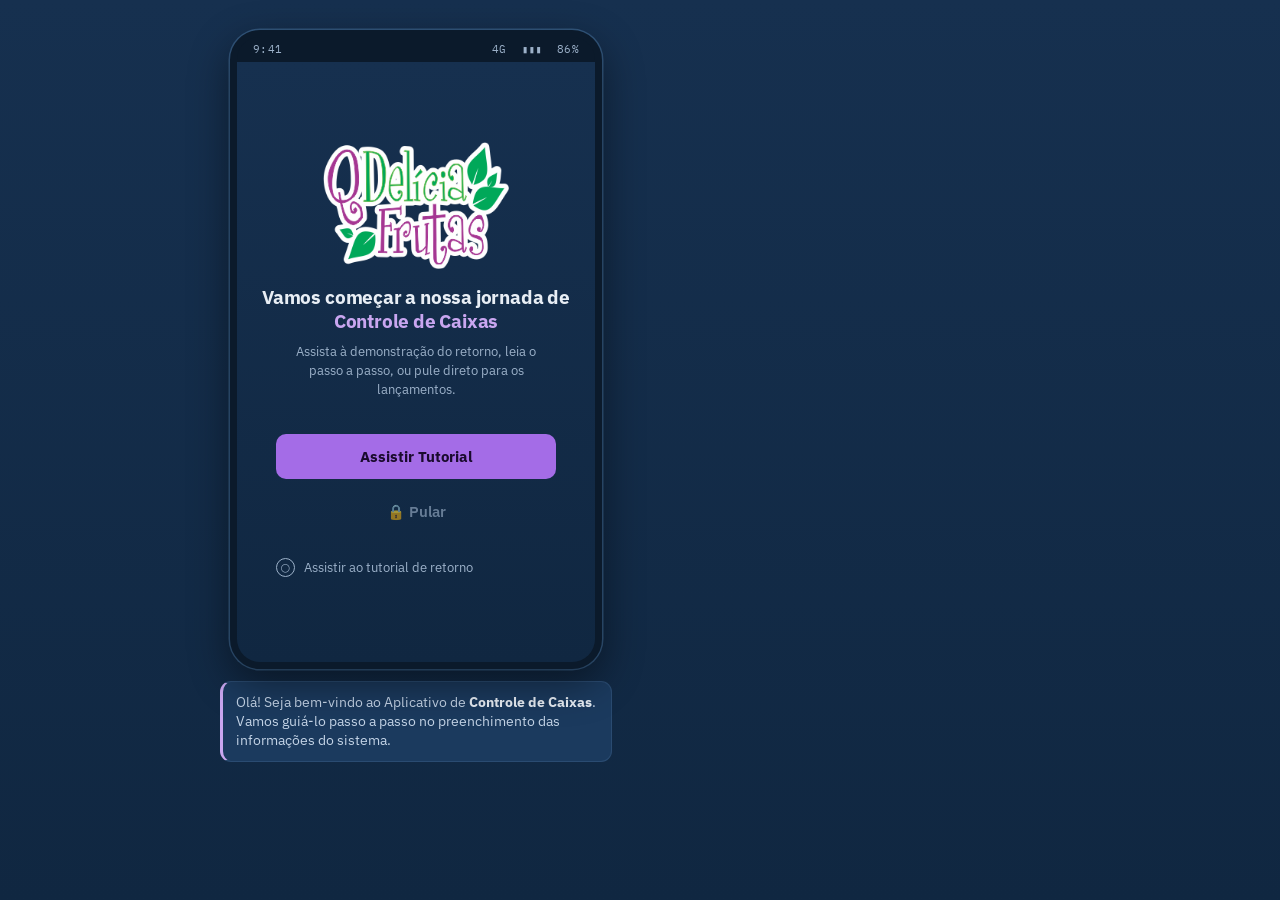
<file: demo-lancamento-retorno.html>
<!doctype html>
<html lang="pt-BR" data-fluxo="saida">
<head>
<meta charset="utf-8">
<meta name="viewport" content="width=device-width,initial-scale=1,viewport-fit=cover">
<title>Demonstração — lançar retorno</title>
<link rel="preconnect" href="https://fonts.googleapis.com">
<link rel="preconnect" href="https://fonts.gstatic.com" crossorigin>
<link href="https://fonts.googleapis.com/css2?family=IBM+Plex+Mono:wght@400;600;700&family=IBM+Plex+Sans:wght@400;600;700&display=swap" rel="stylesheet">
<!-- A FOLHA DO APP VEM ANTES da do demo: e dela que saem as cores da empresa, e a
     ordem importa — a folha do demo precisa poder sobrescrever o que for dela. -->
<link rel="stylesheet" href="styles.css?v=6029d360">
<style>
:root{
  /* ================= SEM PALETA PROPRIA =================
   *
   * O demo chegou com UM tema e UM fundo escritos a mao. Dentro do app isso queria
   * dizer: o escritorio escolhe roxo em Aparencia, e o tutorial continua verde — a
   * mesma empresa com duas caras, a um toque de distancia.
   *
   * Aqui os tokens dele viram APELIDOS dos tokens do app. A folha do demo nao muda em
   * regra nenhuma; muda so de onde vem a cor. Trocar a cor da empresa passa a trocar a
   * cor do tutorial junto, sem ninguem mexer neste arquivo.
   *
   * SAIDA E AZUL, RETORNO E VERDE. O demo trazia o contrario — saida verde, retorno
   * azul. Nao e detalhe: o painel, os graficos e o extrato pintam saida com
   * `--azul-cheio` e retorno com `--verde-cheio`, e um tutorial que ensina o codigo de
   * cor invertido ensina a ler errado a tela que vem depois dele. */
  --dl-marca:var(--brand); --dl-sobre-marca:var(--sobre-brand);
  --dl-marca-ink:var(--roxo-txt); --dl-marca-rgb:var(--brand-rgb);
  --dl-brand:var(--brand);
  --dl-saida:var(--azul-cheio); --dl-retorno:var(--verde-cheio);
  --dl-warn:var(--ambar); --dl-danger:var(--vermelho);
  --dl-radius:var(--raio-sm); --dl-radius-lg:var(--raio);
  --dl-font:var(--fonte); --dl-mono:var(--fonte-mono);
  /* As superficies do demo nao sao as do app com outro nome: o `surface-2` dele e mais
     ESCURO que o cartao (e o `--campo` daqui), e o `surface-3` e mais claro. Por isso
     cada um aponta para o degrau certo, e nao para o de nome parecido. */
  --dl-bg:var(--bg); --dl-fim:var(--campo);
  --dl-surface:var(--surface); --dl-surface-2:var(--campo); --dl-surface-3:var(--surface-2);
  --dl-line:var(--linha); --dl-line-2:var(--neutro); --dl-line-3:var(--linha-viva);
  --dl-text:var(--txt); --dl-text-soft:var(--txt2); --dl-text-muted:var(--txt3);
}
*{box-sizing:border-box}
html,body{margin:0;padding:0;min-height:100%}
body{background:linear-gradient(180deg,var(--dl-bg) 0%,var(--dl-fim) 100%) fixed;color:var(--dl-text);
  font-family:var(--dl-font);font-size:15px;line-height:1.5;-webkit-font-smoothing:antialiased}
:where(a,button):focus-visible{outline:2px solid var(--dl-marca-ink);outline-offset:2px}

.tela{max-width:460px;margin:0 auto;padding:14px 14px 26px}


/* ---------- escolher o fluxo ---------- */
.fluxos{display:grid;grid-template-columns:1fr 1fr;gap:8px;margin-bottom:12px}
.fluxo{display:flex;align-items:center;gap:9px;padding:9px 11px;border:1.5px solid var(--dl-line-2);
  border-radius:var(--dl-radius);background:var(--dl-surface);color:var(--dl-text-soft);
  font:inherit;font-size:14px;font-weight:700;cursor:pointer;text-align:left}
.fluxo i{width:26px;height:26px;flex:0 0 auto;display:inline-flex;align-items:center;
  justify-content:center;border-radius:8px;font-style:normal;font-size:14px}
.fluxo--s i{background:rgba(52,196,110,.16);color:var(--dl-saida)}
.fluxo--r i{background:rgba(111,168,240,.16);color:var(--dl-retorno)}
[data-fluxo="saida"] .fluxo--s{border-color:var(--dl-saida);background:rgba(52,196,110,.12);color:var(--dl-text)}
[data-fluxo="retorno"] .fluxo--r{border-color:var(--dl-retorno);background:rgba(111,168,240,.12);color:var(--dl-text)}

/* ---------- palco (o que entra no vídeo) ---------- */
.palco{position:relative}

.fone{position:relative;width:100%;max-width:372px;margin:0 auto;
  border:7px solid #0B1A2B;border-radius:30px;background:#0B1A2B;
  box-shadow:0 14px 40px rgba(0,0,0,.45),0 0 0 1.5px var(--dl-line-2)}
.fone__barra{display:flex;align-items:center;justify-content:space-between;
  padding:5px 16px 4px;font-family:var(--dl-mono);font-size:10.5px;color:var(--dl-text-muted);
  letter-spacing:.04em}
.fone__vp{position:relative;height:600px;overflow:hidden;border-radius:0 0 23px 23px;
  background:linear-gradient(180deg,var(--dl-bg) 0%,var(--dl-fim) 100%)}

/* ---------- o dedo ---------- */
.dedo{position:absolute;left:0;top:0;width:36px;height:36px;margin:-18px 0 0 -18px;
  border-radius:50%;background:rgba(255,255,255,.20);border:2px solid rgba(255,255,255,.78);
  box-shadow:0 3px 14px rgba(0,0,0,.5);pointer-events:none;z-index:60;opacity:0;
  transform:translate(var(--x,60px),var(--y,60px)) scale(var(--s,1));
  transition:transform .36s cubic-bezier(.3,.72,.2,1),opacity .22s linear}
.dedo--on{opacity:1}
.dedo b{position:absolute;inset:-7px;border-radius:50%;border:2.5px solid var(--dl-marca-ink);
  opacity:0}
.dedo--toca b{animation:toque .42s ease-out}
@keyframes toque{0%{opacity:.95;transform:scale(.45)}100%{opacity:0;transform:scale(1.6)}}

/* ---------- a tela do app ---------- */
.ap{position:absolute;inset:0;display:flex;flex-direction:column}
/* z-index no cabeçalho: o corpo transformado cria contexto de empilhamento e,
   sem isto, o conteúdo que sobe passa POR CIMA do cabeçalho em vez de sumir
   debaixo dele — que é como rolagem se parece num app de verdade */
.ap__cab{position:relative;z-index:5;flex:0 0 auto;display:flex;align-items:center;gap:9px;
  padding:11px 14px;border-bottom:1px solid var(--dl-line);background:var(--dl-surface-2)}
.ap__corpo{position:relative;z-index:1}
.ap__cab b{font-size:14.5px}
.ap__cab span{font-size:11.5px;color:var(--dl-text-muted)}
.ap__sair{margin-left:auto;flex:0 0 auto;padding:5px 11px;border:1px solid var(--dl-line-3);
  border-radius:8px;background:transparent;color:var(--dl-text-soft);font:inherit;font-size:12px;
  font-weight:600;cursor:pointer}
.ap__volta{width:24px;height:24px;display:inline-flex;align-items:center;justify-content:center;
  border-radius:7px;background:var(--dl-surface-3);color:var(--dl-text-soft);font-size:13px}
/* o corpo sobe quando o teclado abre, como num app de verdade: sem isto o
   teclado tapa justamente a contagem e o total, que é o que precisa ser visto */
/* sem overflow:hidden aqui de propósito: quem recorta é o .fone__vp.
   Se o recorte ficasse neste elemento, o translateY levaria a caixa de
   recorte junto e o conteúdo que sobra embaixo nunca apareceria. */
.ap__corpo{flex:1 1 auto;padding:12px 13px;
  transition:transform .32s cubic-bezier(.25,.8,.3,1)}
.ap__r{margin:0 0 7px;font-size:10.5px;letter-spacing:.08em;text-transform:uppercase;
  color:var(--dl-text-muted)}
.ap__r+.ap__r{margin-top:12px}

.ap__acao{display:flex;width:100%;align-items:center;gap:11px;padding:13px 12px;margin-bottom:9px;
  border:1.5px solid var(--dl-line-2);border-radius:var(--dl-radius-lg);background:var(--dl-surface);
  color:var(--dl-text);font:inherit;text-align:left}
.ap__acao i{width:34px;height:34px;flex:0 0 auto;display:inline-flex;align-items:center;
  justify-content:center;border-radius:10px;font-style:normal;font-size:16px}
.ap__acao--s i{background:rgba(52,196,110,.16);color:var(--dl-saida)}
.ap__acao--r i{background:rgba(111,168,240,.16);color:var(--dl-retorno)}
.ap__acao b{display:block;font-size:14.5px}
.ap__acao em{display:block;font-style:normal;font-size:11.5px;color:var(--dl-text-muted)}

.ap__mini{border:1px solid var(--dl-line);border-radius:var(--dl-radius);background:var(--dl-surface);
  overflow:hidden}
.ap__mini div{display:flex;align-items:center;justify-content:space-between;gap:8px;
  padding:9px 11px;font-size:12.5px;color:var(--dl-text-soft)}
.ap__mini div+div{border-top:1px solid var(--dl-line)}
.ap__mini .dl-n{font-family:var(--dl-mono);font-weight:600;color:var(--dl-text)}
.ap__mini .novo{background:rgba(var(--dl-marca-rgb),.14)}
/* O DIA VAZIO TEM DE SER DITO. A lista sem nada dentro e' uma moldura de 1px que
   nao se distingue de um pedaco de tela que nao carregou. */
.ap__mini__vazio{padding:12px 14px;font-size:12.5px;color:var(--dl-text-muted)}

/* rótulo em cima e caixa embaixo, como no app */
.ap__campo{display:flex;align-items:center;gap:8px;min-height:44px;padding:0 11px;margin-bottom:10px;
  border:1.5px solid var(--dl-line-2);border-radius:var(--dl-radius);background:var(--dl-surface-2)}
.ap__campo--foco{border-color:var(--dl-marca-ink);box-shadow:0 0 0 3px rgba(var(--dl-marca-rgb),.20)}
.ap__lab{display:block;margin-bottom:4px;font-size:12px;color:var(--dl-text-soft)}
.ap__val{flex:1 1 auto;min-width:0;font-size:14px;font-weight:600;
  overflow:hidden;text-overflow:ellipsis;white-space:nowrap}
.ap__val--v{color:var(--dl-text-muted);font-weight:400}
.ap__seta{flex:0 0 auto;color:var(--dl-text-muted);font-size:13px}
.ob{font-style:normal;color:var(--dl-warn)}
.ap__cartao{padding:11px 12px;margin-bottom:13px;border:1px solid var(--dl-line);
  border-radius:var(--dl-radius);background:var(--dl-surface)}
.ap__cartao b{display:block;font-size:14.5px;margin-bottom:3px}
.ap__cartao p{margin:0;font-size:11.5px;line-height:1.4;color:var(--dl-text-muted)}
.ap__req{margin:-2px 0 12px;font-size:11px;color:var(--dl-text-muted)}
/* tela de encerramento */
.ap__fim{display:flex;flex-direction:column;align-items:center;justify-content:center;
  text-align:center;padding:18px 20px}
.ap__fim__logo{width:186px;height:auto;margin-bottom:16px}
.ap__fim h2{margin:0 0 10px;font-size:19px;line-height:1.28;font-weight:700;letter-spacing:-.01em}
.ap__fim h2 b{color:var(--dl-marca-ink)}
.ap__fim p{margin:0 0 24px;font-size:13px;line-height:1.45;color:var(--dl-text-muted);max-width:270px}
.ap__fim .ap__grv{max-width:280px}
.ap__fim__l{display:flex;gap:9px;width:100%;max-width:280px;margin-top:9px}
.ap__fim__l .ap__grv{flex:1 1 0;margin-top:0}
/* seletor com .ap__fim de propósito: a regra base .ap__grv vem depois nesta
   folha e, com a mesma especificidade, ganharia — os três botões saíam verdes */
.ap__fim .ap__grv--sec{background:transparent;color:var(--dl-text);
  border:1.5px solid var(--dl-line-3);font-weight:600}
.ap__fim .ap__grv--fan{background:transparent;color:var(--dl-text-muted);
  border:1.5px solid transparent;font-weight:600}
.ap__fim .ap__grv--bloq{color:var(--dl-text-muted);opacity:.62}
.ap__chk{list-style:none;margin:18px 0 0;padding:0;text-align:left;width:100%;max-width:280px}
.ap__chk li{display:flex;align-items:center;gap:9px;padding:4px 0;font-size:12.5px;
  color:var(--dl-text-muted)}
.ap__chk li.ok{color:var(--dl-marca-ink)}
.ap__chk i{width:19px;height:19px;flex:0 0 auto;display:inline-flex;align-items:center;
  justify-content:center;border-radius:999px;border:1.5px solid currentColor;
  font-style:normal;font-size:11px}

.ap__ref{display:flex;align-items:center;justify-content:space-between;gap:8px;
  padding:7px 11px;margin:-4px 0 10px;border-radius:9px;background:rgba(111,168,240,.12);
  font-size:11.5px;color:var(--dl-text-soft)}
.ap__ref b{font-family:var(--dl-mono);font-size:13px;color:var(--dl-retorno)}

.ap__cont{border:1px solid var(--dl-line);border-radius:var(--dl-radius);background:var(--dl-surface-2);
  overflow:hidden}
.ap__ln{display:flex;align-items:center;justify-content:space-between;gap:9px;padding:6px 11px;
  font-size:13.5px}
.ap__ln+.ap__ln{border-top:1px solid var(--dl-line)}
.ap__ln .cz{color:var(--dl-text-muted);font-size:11.5px}
.ap__cx{min-width:62px;height:32px;display:inline-flex;align-items:center;justify-content:flex-end;
  padding:0 10px;border:1.5px solid var(--dl-line-2);border-radius:9px;background:var(--dl-surface-3);
  font-family:var(--dl-mono);font-size:14.5px;font-weight:600;color:var(--dl-text)}
.ap__cx--foco{border-color:var(--dl-marca-ink);box-shadow:0 0 0 3px rgba(var(--dl-marca-rgb),.20)}
.ap__cx--erro{border-color:var(--dl-danger);color:var(--dl-danger);box-shadow:0 0 0 3px rgba(255,153,153,.18)}
.ap__cx i{display:inline-block;width:1.5px;height:17px;margin-left:2px;background:var(--dl-marca-ink);
  animation:pisca 1s steps(1) infinite}
@keyframes pisca{50%{opacity:0}}

.ap__tot{display:flex;align-items:center;justify-content:space-between;gap:9px;
  margin-top:9px;padding:9px 12px;border:1px solid var(--dl-line-2);border-radius:var(--dl-radius);
  background:var(--dl-surface);font-size:13px;color:var(--dl-text-soft)}
.ap__tot b{font-family:var(--dl-mono);font-size:19px;font-weight:700;color:var(--dl-text)}
.ap__tot--neg b{color:var(--dl-danger)}
.ap__tot--pulso{animation:pulso .7s ease-out}
@keyframes pulso{0%{box-shadow:0 0 0 0 rgba(var(--dl-marca-rgb),.55)}
  100%{box-shadow:0 0 0 13px rgba(var(--dl-marca-rgb),0)}}

.ap__obs{margin-top:9px;padding:8px 11px;border:1.5px solid var(--dl-line-2);border-radius:var(--dl-radius);
  background:var(--dl-surface-2);min-height:62px}
.ap__obs--foco{border-color:var(--dl-marca-ink);box-shadow:0 0 0 3px rgba(var(--dl-marca-rgb),.20)}
.ap__obs p{margin:3px 0 0;font-size:13px;line-height:1.35;min-height:18px}
.ap__obs i{display:inline-block;width:1.5px;height:15px;vertical-align:-2px;
  background:var(--dl-marca-ink);animation:pisca 1s steps(1) infinite}

.ap__grv{display:block;width:100%;margin-top:10px;padding:12px;border:0;border-radius:var(--dl-radius);
  background:var(--dl-marca);color:var(--dl-sobre-marca);font:inherit;font-size:14.5px;font-weight:700}
.ap__grv[disabled]{background:var(--dl-surface-3);color:var(--dl-text-muted)}
.ap--tec .ap__grv{visibility:hidden}

.ap__alerta{margin-top:9px;padding:9px 11px;border:1px solid rgba(255,153,153,.5);
  border-radius:var(--dl-radius);background:rgba(255,153,153,.10);font-size:12.5px;
  line-height:1.4;color:var(--dl-text-soft)}
.ap__alerta b{color:var(--dl-danger)}

/* folha (select) e teclados */
.dl-folha,.tec{position:absolute;left:0;right:0;bottom:0;z-index:30;
  border-top:1px solid var(--dl-line-2);background:var(--dl-surface-2);
  box-shadow:0 -10px 26px rgba(0,0,0,.36);
  transform:translateY(102%);transition:transform .3s cubic-bezier(.25,.8,.3,1)}
.dl-folha--on,.tec--on{transform:translateY(0)}
.dl-folha{border-radius:16px 16px 0 0;padding:9px 11px 13px}
.dl-folha__t{margin:2px 0 8px;font-size:10.5px;letter-spacing:.08em;text-transform:uppercase;
  color:var(--dl-text-muted)}
.dl-folha__o{display:flex;align-items:center;justify-content:space-between;gap:8px;width:100%;
  padding:10px 11px;margin-bottom:6px;border:1px solid var(--dl-line);border-radius:10px;
  background:var(--dl-surface);color:var(--dl-text);font:inherit;font-size:13.5px;text-align:left}

.tec{padding:7px 6px 10px}
.tec__g{display:grid;gap:5px}
.tec--num .tec__g{grid-template-columns:repeat(3,1fr)}
.tec__k{padding:11px 0;border:1px solid var(--dl-line);border-radius:9px;background:var(--dl-surface-3);
  color:var(--dl-text);font-family:var(--dl-mono);font-size:17px;font-weight:600;text-align:center}
.tec--txt .tec__l{display:flex;gap:4px;margin-bottom:5px;justify-content:center}
.tec--txt .tec__k{flex:1 1 0;min-width:0;padding:9px 0;font-family:var(--dl-font);font-size:14px}
.tec__k--w{flex:3 1 0 !important}

.flash{animation:fl .55s ease-out}
@keyframes fl{0%{background-color:rgba(var(--dl-marca-rgb),.34)}100%{background-color:transparent}}

.toast{position:absolute;left:12px;right:12px;bottom:14px;z-index:50;
  display:flex;align-items:center;gap:10px;padding:11px 13px;border-radius:13px;
  border:1px solid rgba(52,196,110,.45);background:rgba(20,58,40,.96);
  box-shadow:0 10px 30px rgba(0,0,0,.45);font-size:13px;
  transform:translateY(130%);transition:transform .34s cubic-bezier(.25,.85,.3,1)}
.toast--on{transform:translateY(0)}
.toast i{width:24px;height:24px;flex:0 0 auto;display:inline-flex;align-items:center;
  justify-content:center;border-radius:50%;background:var(--dl-saida);color:#0A1F38;
  font-style:normal;font-size:13px;font-weight:700}
.toast b{display:block;font-size:13px}
.toast em{display:block;font-style:normal;font-size:11.5px;color:var(--dl-text-soft)}

/* ---------- legenda ---------- */
.leg{min-height:68px;margin:12px auto 0;max-width:372px;padding:11px 13px;
  border:1px solid var(--dl-line);border-left:3px solid var(--dl-marca-ink);
  border-radius:11px;background:var(--dl-surface);font-size:13.5px;line-height:1.42;
  color:var(--dl-text-soft)}
.leg b{color:var(--dl-text)}
.leg--erro{border-left-color:var(--dl-danger)}
.leg--erro b{color:var(--dl-danger)}

/* ---------- controles (fora do vídeo) ---------- */
.ctrl{display:flex;align-items:center;gap:8px;max-width:372px;margin:13px auto 0}
.ctrl button{padding:8px 12px;border:1px solid var(--dl-line-2);border-radius:10px;
  background:var(--dl-surface);color:var(--dl-text);font:inherit;font-size:13px;font-weight:600;
  cursor:pointer}
.ctrl__b{flex:1 1 auto;height:6px;border-radius:999px;background:rgba(255,255,255,.09);
  overflow:hidden}
.ctrl__b i{display:block;height:100%;width:0;background:var(--dl-marca);border-radius:999px;
  transition:width .3s linear}
.vels{display:flex;gap:5px;max-width:372px;margin:9px auto 0}
.vels button{flex:1 1 0;padding:7px 0;border:1px solid var(--dl-line-2);border-radius:9px;
  background:var(--dl-surface);color:var(--dl-text-muted);font:inherit;font-family:var(--dl-mono);
  font-size:12.5px;cursor:pointer}
.vels button[aria-pressed="true"]{border-color:var(--dl-marca-ink);color:var(--dl-text);
  background:rgba(var(--dl-marca-rgb),.14)}
/* botão de áudio: fica na mesma linha dos controles, sempre à mão */
.som__b{display:inline-flex;align-items:center;gap:7px;flex:0 0 auto;
  padding:8px 11px;border:1px solid var(--dl-line-2);border-radius:10px;
  background:var(--dl-surface);color:var(--dl-text-muted);font:inherit;font-size:13px;
  font-weight:600;cursor:pointer}
.som__b b{font-weight:600}
.som__b .som__on{display:none}
.som__b[aria-pressed="true"]{border-color:var(--dl-marca-ink);color:var(--dl-text);
  background:rgba(var(--dl-marca-rgb),.16)}
.som__b[aria-pressed="true"] .som__on{display:block}
.som__b[aria-pressed="true"] .som__off{display:none}
.som__b[disabled]{opacity:.5;font-weight:400;cursor:default}
.som{display:flex;align-items:center;gap:8px;max-width:372px;margin:9px auto 0}
.som select{flex:1 1 auto;min-width:0;padding:8px 9px;border:1px solid var(--dl-line-2);border-radius:10px;
  background:var(--dl-surface);color:var(--dl-text-soft);font:inherit;font-size:12.5px}
.som select[hidden],.aviso[hidden]{display:none}
/* ---------- editor de falas ---------- */
.ed{max-width:372px;margin:10px auto 0;border:1px solid var(--dl-line-2);border-radius:12px;
  background:var(--dl-surface-2);padding:11px 11px 13px}
.ed[hidden]{display:none}
.ed__t{margin:0 0 4px;font-size:12px;color:var(--dl-text-muted);line-height:1.45}
.ed__i{margin:11px 0 0}
.ed__i label{display:block;font-size:11px;letter-spacing:.05em;text-transform:uppercase;
  color:var(--dl-text-muted);margin-bottom:4px}
.ed__i label b{font-family:var(--dl-mono);text-transform:none;letter-spacing:0;color:var(--dl-marca-ink)}
.ed textarea{display:block;width:100%;min-height:74px;padding:8px 9px;resize:vertical;
  border:1px solid var(--dl-line-2);border-radius:9px;background:var(--dl-surface);
  color:var(--dl-text);font:inherit;font-size:12.5px;line-height:1.4}
.ed textarea:focus{outline:none;border-color:var(--dl-marca-ink);
  box-shadow:0 0 0 3px rgba(var(--dl-marca-rgb),.18)}
.ed__g{margin:16px 0 2px;font-size:11px;letter-spacing:.09em;color:var(--dl-marca-ink);
  border-top:1px solid var(--dl-line);padding-top:11px}
.ed__i{position:relative}
.ed__ouvir{position:absolute;right:6px;bottom:6px;padding:4px 9px;border:1px solid var(--dl-line-2);
  border-radius:7px;background:var(--dl-surface-3);color:var(--dl-text-soft);font:inherit;
  font-size:11px;cursor:pointer}
.ed textarea{padding-right:62px}
.ed__acoes{display:flex;gap:7px;margin-top:12px;flex-wrap:wrap}
.ed__acoes button{flex:1 1 auto;padding:9px 10px;border:1px solid var(--dl-line-2);border-radius:9px;
  background:var(--dl-surface);color:var(--dl-text);font:inherit;font-size:12.5px;font-weight:600;
  cursor:pointer}
.ed__acoes button.pri{border-color:var(--dl-marca);background:var(--dl-marca);color:var(--dl-sobre-marca)}
.ed__ok{margin:9px 0 0;font-size:12px;color:var(--dl-marca-ink);min-height:16px}
.aviso{max-width:372px;margin:8px auto 0;padding:8px 11px;border-radius:9px;
  border:1px solid rgba(243,170,74,.45);background:rgba(243,170,74,.10);
  font-size:12px;line-height:1.45;color:var(--dl-text-soft)}
.nota{max-width:372px;margin:14px auto 0;font-size:12px;line-height:1.5;color:var(--dl-text-muted)}

#painel[hidden]{display:none}

/* ---------- computador ----------
   Abaixo de 900px é uma coluna só (celular). Acima, o celular fica à
   esquerda e os controles à direita, em vez de virar uma fita estreita
   no meio de uma tela larga. */
@media (min-width:900px){
  .tela{max-width:880px;display:grid;grid-template-columns:392px 1fr;
    column-gap:32px;align-items:start;padding:30px 20px 44px}
  .palco{grid-column:1;grid-row:1 / span 30}
  /* as margens auto centralizavam e encolhiam os controles: na coluna da
     direita eles precisam ocupar a largura toda */
  .ctrl,.vels,.som,.aviso,.ed__b,.ed,.nota{grid-column:2;max-width:none;
    margin-left:0;margin-right:0}
  .ctrl{margin-top:0}
  .som__b,.ed__b .som__b{justify-content:center}
  .leg{max-width:none}
}

/* ================= O EDITOR DE FALAS NAO VAI PARA O GALPAO =================
 *
 * Ele reescreve a narracao e guarda no aparelho. E ferramenta de quem ESCREVE o
 * tutorial, nao de quem o assiste — e no primeiro acesso quem esta na tela e uma pessoa
 * que acabou de chegar. Deixado a vista, o primeiro contato dela com o sistema oferece
 * um campo de texto que muda o que o sistema diz.
 *
 * Ele nao foi removido: vive em `?editar=1`, que e como voce o abre. Dos outros
 * controles, quem assiste fica so' com o audio — ver `data-simples` logo abaixo. */
html:not([data-editor="1"]) .ed,
html:not([data-editor="1"]) .ed__b{display:none}

/* ================= QUEM ASSISTE NAO CONFIGURA =================
 *
 * Pausa, velocidade e escolha de voz sao ferramentas de quem PREPARA o tutorial. Quem
 * acabou de chegar ao sistema nao precisa decidir nada disso: precisa ler a legenda e
 * poder calar a voz se estiver num lugar cheio. O resto e' ruido numa tela de celular
 * que ja' e' pequena — e esta pagina abre no PRIMEIRO acesso de qualquer pessoa.
 *
 * O AVISO DE VOZ METALICA SAI JUNTO: ele existe para dizer "troque a voz", e sem o
 * seletor ao lado vira uma queixa sobre algo que nao da' para resolver.
 *
 * A LEGENDA E O BOTAO DE AUDIO FICAM. Sao os dois unicos que quem assiste usa. */
html[data-simples="1"] .ctrl,
html[data-simples="1"] .vels,
html[data-simples="1"] .aviso,
html[data-simples="1"] #vozes{display:none}

/* modo gravação: só o palco */
[data-gravar="1"] .ctrl,[data-gravar="1"] .som,
[data-gravar="1"] .aviso,[data-gravar="1"] .ed,
[data-gravar="1"] .ed__b,
[data-gravar="1"] .vels,[data-gravar="1"] .nota{display:none}
[data-gravar="1"] .tela{padding-top:10px}
</style>
</head>
<body>

<div class="tela">

  <div class="palco">
    <div class="fone">
      <div class="fone__barra"><span>9:41</span><span>4G &nbsp;▮▮▮&nbsp; 86%</span></div>
      <div class="fone__vp" id="vp">
        <div class="ap" id="ap"></div>
        <div class="dedo" id="dedo"><b></b></div>
      </div>
    </div>
    <p class="leg" id="leg">Carregando…</p>
  </div>

  <div id="painel" hidden>
  <div class="ctrl">
    <button type="button" id="reiniciar" title="Recomeçar">↺</button>
    <button type="button" id="tocar">Pausar</button>
    <div class="ctrl__b"><i id="ctrl-i"></i></div>
  </div>

  <div class="vels" id="vels">
    <button type="button" data-v="0.5">0,5×</button>
    <button type="button" data-v="1" aria-pressed="true">1×</button>
    <button type="button" data-v="1.5">1,5×</button>
    <button type="button" data-v="2">2×</button>
  </div>

  <div class="som">
    <button type="button" id="som" class="som__b" aria-pressed="false"
            aria-label="Ligar a narração" title="Ligar a narração">
      <svg viewBox="0 0 24 24" width="17" height="17" aria-hidden="true" focusable="false">
        <path d="M4 9h3.3L12 5.2v13.6L7.3 15H4z" fill="currentColor"/>
        <g class="som__on" fill="none" stroke="currentColor" stroke-width="1.9"
           stroke-linecap="round">
          <path d="M15.4 9.4a3.7 3.7 0 0 1 0 5.2"/>
          <path d="M18 7a7.2 7.2 0 0 1 0 10"/>
        </g>
        <g class="som__off" fill="none" stroke="currentColor" stroke-width="1.9"
           stroke-linecap="round">
          <path d="M15.8 9.8l4.6 4.4M20.4 9.8l-4.6 4.4"/>
        </g>
      </svg>
      <b id="som-t">Áudio</b>
    </button>
    <select id="vozes" aria-label="Voz da narração" hidden></select>
  </div>
  <p class="aviso" id="som-aviso" hidden></p>

  <div class="som ed__b">
    <button type="button" id="abrir-ed" class="som__b" aria-expanded="false"
            style="flex:1 1 auto;justify-content:center">Editar as falas</button>
  </div>

  <div class="ed" id="ed" hidden>
    <p class="ed__t">Altere o texto de cada trecho. A mudança vale na hora, fica
    guardada neste aparelho e também muda o que a voz fala. Use
    <code>&lt;b&gt;palavra&lt;/b&gt;</code> para negrito na legenda.<br>
    <code>{nome}</code> vira o primeiro nome de quem está usando o sistema. Sem
    ninguêm logado, ele some junto com a vírgula: “Olá, {nome}!” fica “Olá!”.</p>
    <div id="ed-campos"></div>
    <p class="ed__ok" id="ed-ok"></p>
    <div class="ed__acoes">
      <button type="button" id="ed-baixar" class="pri">Baixar o HTML com as falas novas</button>
      <button type="button" id="ed-reset">Restaurar os textos originais</button>
    </div>
  </div>

  <p class="nota">Simulação da tela real, com os números que o sistema mostra hoje.
  Nenhum dado é gravado aqui.</p>
  </div>

</div>

<!-- O NUCLEO, pelos mesmos dois arquivos das outras paginas. Daqui saem a cor
     gravada pela empresa, a sessao de quem entrou e a rota que marca o tutorial como
     visto. Uma copia dessas coisas aqui dentro divergiria no primeiro conserto. -->
<script src="config.js"></script>
<script src="app.js?v=966a9d5f"></script>
<script>
(function () {
  'use strict';
  /* A COR DA EMPRESA, do cache e depois do servidor. E o mesmo caminho das outras
     paginas: `carregarDados` aplica a aparencia guardada na hora e a do servidor
     quando ela chega. Sem isto a pagina abriria no tema padrao e piscaria para o
     escolhido — ou ficaria no padrao, se a rede falhasse. */
  if (/[?&]editar=1/.test(location.search)) {
    document.documentElement.setAttribute('data-editor', '1');
  }

  /* QUEM ASSISTE NAO CONFIGURA.
   *
   * O PADRAO E' O SIMPLES, e nao o contrario: sem nucleo carregado, sem sessao, ou com
   * a leitura do perfil estourando, quem esta' na tela e' tratado como quem assiste.
   * Errar para o lado do simples esconde um botao de alguem que podia usa-lo; errar
   * para o outro entrega pausa, velocidade e troca de voz a toda a operacao — e esta
   * pagina abre no PRIMEIRO acesso de qualquer pessoa.
   *
   * O EDITOR E' EXCECAO, e por isso e' a primeira pergunta: quem abre com `?editar=1`
   * esta' escrevendo o tutorial, e escrever exige ouvir, pausar e trocar a voz. */
  function modoSimples(doc, nucleo) {
    if (doc.documentElement.getAttribute('data-editor') === '1') return false;
    try {
      if (nucleo && typeof nucleo.ehAdmin === 'function' && nucleo.ehAdmin()) return false;
    } catch (e) {}
    return true;
  }
  if (modoSimples(document, window.QDC)) {
    document.documentElement.setAttribute('data-simples', '1');
  }
  try {
    if (window.QDC) {
      var local = window.QDC.cache('dados');
      if (local && local.config) window.QDC.aplicarAparencia(local.config);
      window.QDC.carregarDados().catch(function () {});
    }
  } catch (e) {}
})();
</script>

<script>
(function () {
  'use strict';

  var raiz = document.documentElement;
  function $(id) { return document.getElementById(id); }
  var vp = $('vp'), ap = $('ap'), dedo = $('dedo'), leg = $('leg');

  /* O QUE ESTE ARQUIVO DEMONSTRA: 'ambos', 'saida' ou 'retorno'.
     É a única linha que muda entre as três versões do demo. */
  var SO = 'retorno';

  var VEL = 1, PAUSA = false, TOKEN = 0, ATO = 0, TOTAL = 1;

  /* ==================================================================
     FALAS — É AQUI QUE VOCÊ EDITA O TEXTO DE CADA TRECHO.

     Cada linha é uma cena. Troque o texto entre aspas à vontade.
     O que estiver entre <b> e </b> aparece em negrito na legenda
     (a voz ignora as marcações, ela lê só o texto).

     Regras para não quebrar nada:
       • não mude os nomes à esquerda (s01, s02, r01...);
       • mantenha as aspas simples no começo e no fim;
       • se o seu texto tiver um apóstrofo, escreva \' (barra + aspa).

     Este mesmo texto é o que vai para o narracao.json e vira o áudio
     gravado — então editar aqui é editar a voz também.
     ================================================================== */
  var FALAS = {

    /* ---------- SAÍDA ---------- */
    s01:   'Neste momento, você aprenderá como realizar os <b>lançamentos de saída</b> de maneira rápida e fácil.',
    sData: 'Confirme a <b>data do movimento</b>. Ela já vem com o dia de hoje.',
    s02:   'Selecione o local de <b>saída</b>.',
    s03:   'Selecione o <b>destino</b>.',
    s04:   'Selecione o <b>motorista</b> responsável.',
    s05:   'Selecione o <b>veículo</b>.',
    s06:   'Vamos agora preencher as <b>quantidades</b>, um tipo de caixa de cada vez.',
    s07:   'Confira o <b>total</b> e grave o lançamento.',
    s08:   'Pronto. O lançamento entra em <b>Movimentos</b> na hora e o saldo já muda.',

    /* passagem automática da saída para o retorno */
    s09:   'Lançamento de saída concluído. Vamos seguir para os <b>lançamentos de retorno</b>.',

    /* ---------- RETORNO ---------- */
    /* r01 é falado quando alguém abre o retorno direto, pela aba */
    r01:   'Neste momento, você aprenderá como realizar os <b>lançamentos de retorno</b> de maneira rápida e fácil.',
    /* r01b é falado quando o retorno veio emendado no fim da saída */
    r01b:  'Estamos de volta ao início. Toque em <b>Lançar retorno</b>.',
    rData: 'Confirme a <b>data do movimento</b>. Ela já vem com o dia de hoje.',
    r02:   'Selecione a origem <b>de retorno da caixa</b>.',
    r03:   'Selecione o <b>destino de envio da caixa</b>.',
    r04:   'Selecione o <b>motorista responsável</b> pelo retorno.',
    r05:   'Selecione o <b>veículo</b> que trouxe as caixas.',
    r06:   'Vamos agora preencher as <b>quantidades</b> que voltaram, um tipo de caixa de cada vez.',
    r07:   'Confira o <b>total</b> e grave o lançamento.',
    r08:   'Pronto. O retorno entra em <b>Movimentos</b> na hora e o saldo já muda.',

    /* ---------- ENTRADA E ENCERRAMENTO ---------- */
    entrada: 'Olá, {nome}! Seja bem-vindo ao Aplicativo de <b>Controle de Caixas</b>. Vamos guiá-lo passo a passo no preenchimento das informações do sistema.',
    fim:     'Pronto. Sempre que precisar, é só voltar aqui e assistir de novo. Toque em <b>Pular</b> para ir aos lançamentos.'
  };

  /* Rótulos dos botões da tela de entrada. Mude aqui; se mudar, lembre de
     ajustar as falas 'entrada' e 'fim', que citam esses nomes.
     O BOTÃO "LER" SAIU, a pedido: dentro do app a leitura tem lugar próprio — o
     Manual de Uso, no menu —, e um segundo caminho para o mesmo texto é um segundo
     lugar para consertar. Com ele fora, o cadeado do Pular passa a depender só do
     vídeo: mantê-lo dependendo de uma leitura que não existe mais trancaria a porta
     pelo lado de fora. */
  var BOTOES = {
    assistir: 'Assistir Tutorial',
    pular:    'Pular',
    sair:     'Sair'
  };


  /* ------------------------------------------------------------------
     dorme(ms): a única fonte de tempo da animação.
     Respeita pausa e velocidade, e é cancelada quando o TOKEN muda
     (reiniciar ou trocar de fluxo) — senão duas sequências rodariam
     em cima da mesma tela.
  ------------------------------------------------------------------ */
  function dorme(ms) {
    var meu = TOKEN;
    return new Promise(function (ok, falha) {
      var resta = ms;
      var t = setInterval(function () {
        if (meu !== TOKEN) { clearInterval(t); falha('cancelado'); return; }
        if (PAUSA) return;
        resta -= 34 * VEL;
        if (resta <= 0) { clearInterval(t); ok(); }
      }, 34);
    });
  }

  /* ---- o dedo ---- */
  /* getBoundingClientRect devolve px já com zoom aplicado; translate() dentro
     do mesmo contexto usa px sem zoom. Sem dividir pelo zoom, o dedo aterrissa
     no dobro da distância. Com zoom 1 o divisor é 1 e nada muda. */
  function zoom() {
    var r = vp.getBoundingClientRect();
    return vp.offsetWidth ? r.width / vp.offsetWidth : 1;
  }
  function pos(el) {
    var a = el.getBoundingClientRect(), b = vp.getBoundingClientRect(), z = zoom() || 1;
    return { x: (a.left - b.left + a.width / 2) / z, y: (a.top - b.top + a.height / 2) / z };
  }
  async function mover(el, ms) {
    ms = ms || 420;
    var p = pos(el);
    dedo.style.transitionDuration = (ms / VEL) + 'ms, .22s';
    dedo.classList.add('dedo--on');
    dedo.style.setProperty('--x', p.x + 'px');
    dedo.style.setProperty('--y', p.y + 'px');
    await dorme(ms);
  }
  /* O TIQUE DO TOQUE.
   *
   * Sem som, o dedo encosta e nada responde: a tela muda e nao ha o que ligue a mudanca
   * ao gesto. O tique e' curto e baixo de proposito — ele confirma o toque, nao anuncia.
   *
   * GERADO, e nao baixado: um arquivo de audio seria mais um pedido de rede numa pagina
   * que roda sozinha, e um tique que chega depois do toque e' pior do que nenhum.
   *
   * SEGUE O BOTAO DE AUDIO: quem desligou a voz desligou o som da demonstracao inteira,
   * e um tique sobrevivente seria justamente a coisa que ela desligou o som para evitar.
   */
  var AUDIO = null;
  function tique() {
    if (!SOM) return;
    try {
      var AC = window.AudioContext || window.webkitAudioContext;
      if (!AC) return;
      if (!AUDIO) AUDIO = new AC();
      if (AUDIO.state === 'suspended') AUDIO.resume();
      var agora = AUDIO.currentTime;
      var o = AUDIO.createOscillator(), g = AUDIO.createGain();
      o.type = 'square';
      o.frequency.setValueAtTime(1700, agora);
      /* A rampa exponencial nao aceita zero: o corte seco estala, e o estalo e' mais
         alto que o tique. */
      g.gain.setValueAtTime(0.0001, agora);
      g.gain.exponentialRampToValueAtTime(0.05, agora + 0.004);
      g.gain.exponentialRampToValueAtTime(0.0001, agora + 0.05);
      o.connect(g); g.connect(AUDIO.destination);
      o.start(agora); o.stop(agora + 0.06);
    } catch (e) {}
  }

  async function tocar(el) {
    tique();
    dedo.style.setProperty('--s', '.82');
    dedo.classList.add('dedo--toca');
    if (el) { el.classList.remove('flash'); void el.offsetWidth; el.classList.add('flash'); }
    await dorme(170);
    dedo.style.setProperty('--s', '1');
    await dorme(150);
    dedo.classList.remove('dedo--toca');
  }
  async function bater(el, msMover) { await mover(el, msMover); await tocar(el); }
  function sumir() { dedo.classList.remove('dedo--on'); }

  /* ------------------------------------------------------------------
     NARRAÇÃO
     Usa a voz do próprio aparelho (Web Speech API). Não baixa nada e não
     depende de servidor. Começa desligada porque o navegador só deixa
     falar depois de um toque do usuário.
  ------------------------------------------------------------------ */
  var VOZES = [], VOZ = null, SOM = false;
  var temVoz = ('speechSynthesis' in window);
  var CHAVE_SOM = 'caixas.demo.som';

  /* localStorage falha em janela anônima, com cookies bloqueados e dentro de
     iframe. Nunca pode derrubar a tela por causa de uma preferência. */
  function lembrar(v) {
    try { localStorage.setItem(CHAVE_SOM, v ? '1' : '0'); } catch (e) {}
  }
  /* A PESSOA JA ESCOLHEU alguma vez? E' diferente de "escolheu desligado": sem esta
     distincao, ligar a voz sozinho no primeiro acesso passaria por cima de quem a
     desligou de proposito, toda vez que ela abrisse o tutorial de novo. */
  function escolheuSom() {
    try { return localStorage.getItem(CHAVE_SOM) !== null; } catch (e) { return false; }
  }
  function lembrado() {
    try { return localStorage.getItem(CHAVE_SOM) === '1'; } catch (e) { return false; }
  }

  var FEMININA = /luciana|francisca|thalita|maria|camila|fernanda|joana|leticia|vitoria|yara|brenda|elza|giovanna|female|feminin|mulher/i;
  /* As vozes "Desktop"/SAPI do Windows e a espeak do Linux são da geração
     difone — é delas que vem o som metálico. As Natural/Neural/Online da
     Microsoft e as do Google são neurais e soam como gente. */
  var BOA = /natural|neural|online|google|siri|premium|enhanced|eloquence/i;
  var RUIM = /desktop|sapi|espeak|compact|festival|pico/i;

  /* A QUALIDADE VEM ANTES DO TIMBRE.
   *
   * O peso de "feminina" era 60 e o de "neural" era 45: no Chrome, onde as vozes sao
   * "Microsoft Maria", "Google portugues do Brasil" e "Microsoft Daniel", a Maria
   * ganhava — e ela e' a voz difone antiga do Windows, a do som metalico. A Google e'
   * neural e soa como gente. O demo escolhia a pior das tres por causa do timbre.
   *
   * O TIMBRE CONTINUA PESANDO, como desempate: entre duas vozes da mesma geracao, a
   * feminina vem primeiro — foi o que se pediu. O que ele nao faz mais e' passar na
   * frente de uma voz de outra geracao. */
  function pontos(v) {
    var n = v.name || '', s = 0;
    if (/pt[-_]?BR/i.test(v.lang)) s += 100;
    if (BOA.test(n)) s += 80;                /* neural/natural/online/google */
    if (v.localService === false) s += 25;   /* voz de servidor: quase sempre neural */
    if (FEMININA.test(n)) s += 30;           /* desempate entre vozes da mesma geracao */
    if (RUIM.test(n)) s -= 40;
    return s;
  }

  /* ROBOTICA E' O QUE NAO TEM MARCA DE QUALIDADE E MORA NO APARELHO.
   *
   * A prova antiga exigia a palavra "Desktop" ou "SAPI" no nome — e no Chrome a mesma
   * voz se chama so' "Microsoft Maria - Portuguese (Brazil)", sem sufixo nenhum. O aviso
   * de "voz metalica" nunca aparecia justamente no navegador em que a voz metalica era a
   * escolhida.
   * `localService === false` e' a pista que sobra: voz que vem de servidor e' quase
   * sempre neural. Uma voz LOCAL sem marca de qualidade e' quase sempre da geracao
   * antiga. */
  function ehRobotica(v) {
    if (!v) return false;
    var n = v.name || '';
    if (BOA.test(n)) return false;
    return RUIM.test(n) || v.localService !== false;
  }

  /* A MELHOR DA LISTA QUE NAO SEJA A ESCOLHIDA — ou nada, se a escolhida ja e' a melhor.
     E' o que transforma o aviso de lamento em caminho: "ha uma voz melhor, e o nome dela
     e' este". */
  function melhorQue(v) {
    for (var i = 0; i < VOZES.length; i++) {
      if (VOZES[i] !== v && !ehRobotica(VOZES[i])) return VOZES[i];
    }
    return null;
  }

  /* A VOZ ESCOLHIDA PELA EMPRESA.
   *
   * Ela vem da configuracao — e' uma escolha so' para todas as telas do galpao, pela
   * mesma razao do tema e do fundo — e chega aqui pelo armazenamento do dominio, onde
   * o painel e o app de campo a deixam ao carregar os dados. Lida dali, ela ja esta
   * pronta quando a primeira fala sai; buscada na rede, a primeira frase sairia na voz
   * errada e trocaria no meio.
   *
   * PELO NOME, e nao por um numero: a lista de vozes muda de ordem entre aparelhos, e o
   * indice 2 de uma maquina e' outra voz na maquina do lado. */
  function vozDaEmpresa() {
    try { return localStorage.getItem('qdc_voz') || ''; } catch (e) { return ''; }
  }

  /* ESCOLHER AQUI PASSA A VALER PARA TODO MUNDO — mas quem grava no servidor e' o
     PAINEL, e a razao e' PERMISSAO, e nao falta de acesso: esta pagina fala com a API
     (o `marcar()` la' embaixo anota que o tutorial foi visto). Ela abre no PRIMEIRO
     ACESSO de qualquer pessoa, e gravando daqui um motorista mexendo no seletor
     trocaria a voz de toda a equipe. O painel confere o perfil antes de gravar.
     Sem o painel em volta, a escolha vale para este aparelho e pronto.
     `try` porque o `parent` de outro dominio recusa a leitura, e `'*'` porque o painel
     confere o conteudo do recado, nao a origem — ele so' aceita o que reconhece. */
  function avisarVozEscolhida(nome) {
    try { localStorage.setItem('qdc_voz', String(nome || '')); } catch (e) {}
    try {
      if (window.parent && window.parent !== window) {
        window.parent.postMessage({ qdc: 'voz', nome: String(nome || '') }, '*');
      }
    } catch (e) {}
  }

  function carregarVozes() {
    if (!temVoz) return;
    var todas = speechSynthesis.getVoices() || [];
    VOZES = todas.filter(function (v) { return /^pt/i.test(v.lang); })
      .sort(function (a, b) { return pontos(b) - pontos(a); });
    VOZ = VOZES[0] || null;
    /* A ESCOLHA DA EMPRESA GANHA DA ORDEM, quando a voz dela existe neste aparelho.
       Quando nao existe — a Thalita, por exemplo, so' aparece no Edge —, fica a melhor
       daqui: e' melhor a segunda voz falando do que a primeira em silencio. */
    var pedida = vozDaEmpresa();
    if (pedida) {
      for (var q = 0; q < VOZES.length; q++) {
        if (VOZES[q].name === pedida) { VOZ = VOZES[q]; break; }
      }
    }
    var sel = $('vozes');
    sel.innerHTML = VOZES.map(function (v, k) {
      return '<option value="' + k + '"' + (v === VOZ ? ' selected' : '') + '>' +
             v.name + ' (' + v.lang + ')</option>';
    }).join('');
    pintarSom();
  }

  /* estado visível do botão e do que depende dele */
  function pintarSom() {
    var b = $('som');
    var possivel = temVoz && VOZES.length > 0;
    b.disabled = !possivel;
    b.setAttribute('aria-pressed', String(SOM && possivel));
    b.setAttribute('aria-label', SOM ? 'Desligar a narração' : 'Ligar a narração');
    b.title = possivel
      ? (SOM ? 'Desligar a narração' : 'Ligar a narração')
      : 'Este aparelho não tem voz em português';
    $('som-t').textContent = SOM && possivel ? 'Áudio ligado' : 'Áudio';
    $('vozes').hidden = !(SOM && possivel && VOZES.length > 1);
    var av = $('som-aviso');
    if (!temVoz) {
      av.hidden = false;
      av.textContent = 'Este navegador não tem síntese de voz. As legendas continuam valendo.';
    } else if (!VOZES.length) {
      av.hidden = false;
      av.textContent = 'Nenhuma voz em português instalada neste aparelho. '
        + 'No Windows: Configurações › Hora e idioma › Voz › Adicionar vozes.';
    } else if (SOM && ehRobotica(VOZ)) {
      /* A VOZ METALICA NAO E' DEFEITO DA TELA: e' a voz antiga do sistema. Mas o aviso
         so' vale se disser o que FAZER — e o que fazer depende de haver, ou nao, uma voz
         melhor ali mesmo na lista. */
      av.hidden = false;
      var outra = melhorQue(VOZ);
      av.textContent = outra
        ? 'A voz "' + VOZ.name + '" é da geração antiga e soa metálica. '
          + 'Há uma melhor neste navegador: escolha "' + outra.name + '" na lista ao lado.'
        : 'A voz "' + VOZ.name + '" é da geração antiga e soa metálica. '
          + 'Este navegador não tem nenhuma voz natural em português. No Microsoft Edge '
          + 'há as vozes Natural da Francisca e da Thalita; no Windows, dá para instalar '
          + 'mais em Configurações › Hora e idioma › Voz › Adicionar vozes.';
    } else {
      av.hidden = true;
    }
  }
  function semTags(h) {
    var d = document.createElement('div');
    d.innerHTML = h;
    return d.textContent;
  }
  /* ------------------------------------------------------------------
     Três defeitos conhecidos do speechSynthesis, todos tratados aqui:

     1. No Chrome, cancel() seguido de speak() no mesmo tique trava a fila —
        a voz simplesmente para de falar até recarregar a página. Por isso o
        speak sai num setTimeout depois do cancel.
     2. Ainda no Chrome, fala com mais de ~15 segundos é cortada no meio.
        Um pause()+resume() a cada 9s mantém a fila viva.
     3. Frase longa demais numa única utterance aumenta as duas chances
        acima, então o texto é quebrado por pontuação.
  ------------------------------------------------------------------ */
  var FALA = 0, PULSO = null;

  function pararPulso() {
    if (PULSO) { clearInterval(PULSO); PULSO = null; }
  }
  function pedacos(t) {
    var partes = t.match(/[^.!?…]+[.!?…]*\s*/g) || [t];
    var fora = [], atual = '';
    partes.forEach(function (p) {
      if ((atual + p).length > 150 && atual) { fora.push(atual.trim()); atual = p; }
      else { atual += p; }
    });
    if (atual.trim()) fora.push(atual.trim());
    return fora;
  }
  function narrar(txt, aoFim) {
    var pronto = false;
    function acabou() { if (!pronto) { pronto = true; if (aoFim) aoFim(); } }
    if (!SOM || !temVoz) { acabou(); return; }
    var meu = ++FALA;
    /* A VOZ PASSA PELA MESMA TROCA que a legenda: dita com `{nome}` cru, ela leria o
       marcador em voz alta. */
    var texto = semTags(comNome(txt));
    try { speechSynthesis.cancel(); } catch (e) {}
    setTimeout(function () {
      if (meu !== FALA || !SOM) { acabou(); return; }
      try {
        var ps = pedacos(texto);
        ps.forEach(function (p, i) {
          var u = new SpeechSynthesisUtterance(p);
          u.lang = (VOZ && VOZ.lang) || 'pt-BR';
          /* num try próprio: uma voz recusada não pode impedir a fala inteira —
             sem a voz escolhida o navegador usa a padrão do idioma. */
          try { if (VOZ) u.voice = VOZ; } catch (e2) {}
          /* 0,95 e tom neutro: acima disso a voz sintética fica estridente */
          u.rate = Math.max(.5, Math.min(2, .95 * VEL));
          u.pitch = 1;
          u.volume = 1;
          if (i === ps.length - 1) {
            /* onerror conta como fim: sem isso, uma voz que falha deixa a
               animação parada esperando para sempre. */
            u.onend = acabou;
            u.onerror = acabou;
          }
          speechSynthesis.speak(u);
        });
      } catch (e) { acabou(); }
    }, 140);
  }
  /* Um único pulso, vivo enquanto o som estiver ligado. Reiniciá-lo a cada
     fala não adiantaria nada: as cenas trocam mais rápido que os 9s. */
  function ligarPulso() {
    pararPulso();
    PULSO = setInterval(function () {
      if (!SOM || PAUSA) return;                 /* não ressuscita fala pausada */
      if (!speechSynthesis.speaking) return;
      try { speechSynthesis.pause(); speechSynthesis.resume(); } catch (e) {}
    }, 9000);
  }
  function calar() {
    FALA++;
    pararPulso();
    if (temVoz) { try { speechSynthesis.cancel(); } catch (e) {} }
  }

  /* A VOZ MORRE COM A TELA.
   *
   * Sair do tutorial deixava a voz falando por mais dois a quatro segundos, por cima da
   * tela seguinte. A fila de fala NAO e' da pagina: ela e' do navegador, sobrevive a
   * navegacao e termina o pedaco que ja comecou. Quem sai tem de calar antes.
   *
   * ESCRITO AQUI, e nao onde se navega, porque aqui e' o dono da voz. A saida mora no
   * outro bloco de script deste arquivo, e de la' o `calar` nao esta ao alcance — foi
   * essa mesma armadilha de escopo que apagou o nome da capa semana passada. Um ouvinte
   * de `pagehide` nao depende de alcancar nada: vale para a saida de hoje e para
   * qualquer outra que alguem acrescente depois, sem precisar lembrar de calar.
   *
   * `pagehide`, E NAO `beforeunload`: o primeiro avisa tambem quando o celular manda a
   * pagina para o fundo, que e' metade dos casos aqui, e nao estraga o cache de volta.
   *
   * SAIR E SUMIR SAO COISAS DIFERENTES. Sair encerra: cancela. Sumir — trocar de aba,
   * travar o celular — e' para voltar: pausa, e continua de onde parou. Cancelar ao
   * sumir seria pior do que nao fazer nada, porque o fim da fala cancelada ADIANTA a
   * cena: a pessoa voltaria para o meio de uma demonstracao que correu sozinha no
   * escuro.
   *
   * O QUE A PESSOA PAROU A MAO CONTINUA PARADO. Por isso a marca de quem pausou fica
   * aqui dentro: so' despausa quem pausou, e voltar para a aba nao desfaz uma escolha
   * dela. */
  function pararAoSair(janela, doc) {
    var porSumir = false;
    janela.addEventListener('pagehide', calar);
    doc.addEventListener('visibilitychange', function () {
      if (doc.hidden) {
        if (!PAUSA) { porSumir = true; pausarDemo(true); }
      } else if (porSumir) {
        porSumir = false;
        pausarDemo(false);
      }
    });
  }
  pararAoSair(window, document);

  /* O PAINEL MANDA CALAR, e aqui se obedece.
   *
   * DENTRO DO PAINEL ESTE QUADRO NUNCA E' DESCARREGADO: trocar de aba la' so' troca uma
   * classe, e a pagina escondida continua viva. Nem `pagehide` nem `visibilitychange`
   * acontecem — a aba do NAVEGADOR nao mudou —, e a voz seguia falando por cima da tela
   * nova. Nao por dois segundos: sem parar nunca. Quem sabe que o quadro saiu de vista
   * e' o painel, entao e' ele que avisa.
   *
   * CONFERINDO O RECADO, e nao a origem: qualquer pagina pode mandar mensagem para ca',
   * e conferir origem exigiria escrever aqui o endereco do proprio site — que muda
   * entre o Vercel, o dominio proprio e a maquina de quem desenvolve. O estrago
   * possivel e' calar uma demonstracao, e so' cala quem diz exatamente esta palavra. */
  function ouvirPedidoDeCalar(janela) {
    janela.addEventListener('message', function (e) {
      var d = e && e.data;
      if (d && d.qdc === 'calar') calar();
    });
  }
  ouvirPedidoDeCalar(window);

  /* ---- legenda ---- */
  /* ================= O NOME DE QUEM ESTA OLHANDO =================
   *
   * A sessao mora no mesmo dominio, em `qdc_sessao` — a mesma que o painel e o app de
   * campo leem. O demo nao carrega o nucleo (e' uma pagina solta, de proposito: ela roda
   * sozinha, sem rede e sem cadastro), entao ele le' a chave direto, dentro de um
   * `try`: em janela anonima, com cookies bloqueados ou dentro de um iframe de outro
   * dominio, isto falha — e uma saudacao nunca pode derrubar a tela.
   *
   * NOME E SOBRENOME, pela regra DO NUCLEO — nao por uma copia dela.
   *
   * Eu escrevi uma copia aqui achando que esta pagina nao carregava o `app.js`. Ela
   * carrega: o proprio `marcar()`, logo abaixo, usa `Q.sessao()` e `Q.post()` para
   * anotar que o tutorial foi visto. A copia so' existia por uma premissa minha que
   * estava errada — e duas copias da mesma regra divergem no primeiro ajuste que so'
   * uma receber, que e' exatamente o defeito que esta regra veio consertar.
   *
   * O PRIMEIRO E O ULTIMO: "Jose Carlos da Silva Urbano" pelos dois primeiros vira
   * "Jose Carlos", que e' como ninguem o chama. Um nome so' continua sendo ele mesmo.
   */
  function nomeESobrenome() {
    /* `window.QDC`, E NAO O `Q` DA OUTRA PONTA DO ARQUIVO. O atalho `Q` nasce dentro do
       bloco de script la' embaixo, e la' dentro ele e' local: daqui ele nao existe.
       Escrito assim, este leitor estourava, o `catch` devolvia vazio, e a capa perdia o
       nome sem um erro na tela — a saudacao voltou a ser "Ola!" por dias. */
    try {
      var n = window.QDC;
      if (!n) return '';
      var s = n.sessao();
      return n.nomeESobrenome((s && s.nome) || '');
    } catch (e) { return ''; }
  }

  /* `{nome}` NO TEXTO, e nao o nome grudado no codigo: assim a fala continua inteira no
     editor, e quem escreve decide ONDE o nome entra — ou tira o marcador e fica sem ele.
     SEM SESSAO, O MARCADOR SOME e a virgula orfa vai junto: "Ola, {nome}!" vira "Ola!",
     e nao "Ola, !". Quem abre o tutorial pelo link direto, sem ter entrado, nao tem nome
     nenhum — e e' por ai que voce o abre para editar. */
  function comNome(txt) {
    var s = String(txt == null ? '' : txt);
    if (s.indexOf('{nome}') < 0) return s;
    var n = nomeESobrenome();
    if (n) return s.replace(/\{nome\}/g, n);
    return s.replace(/,?\s*\{nome\}\s*,?/g, ' ')
            .replace(/\s+([!?.,;:])/g, '$1')
            .replace(/\s{2,}/g, ' ').trim();
  }

  function mostrar(txt, erro) {
    leg.innerHTML = comNome(txt);
    leg.classList.toggle('leg--erro', !!erro);
  }
  function fala(txt, erro) {
    mostrar(txt, erro);
    narrar(txt);
  }

  /* ------------------------------------------------------------------
     dizer(): mostra a legenda, narra, e só devolve o controle quando a
     voz TERMINA de falar — mais um respiro. Com o áudio desligado cai no
     tempo fixo de sempre, que é o comportamento antigo.

     A corrida com dorme(teto) é rede de segurança: se o onend não chegar
     (voz que falha sem erro, aba em segundo plano, bug do navegador), a
     animação segue em vez de travar para sempre.
  ------------------------------------------------------------------ */
  var RESPIRO = 420;
  function dizer(txt, ms, erro) {
    mostrar(txt, erro);
    if (!SOM || !temVoz) { narrar(txt); return dorme(ms); }
    var meu = TOKEN;
    var fim = new Promise(function (ok) { narrar(txt, ok); });
    var teto = Math.max(ms, semTags(txt).length * 150 + 4000);
    return Promise.race([fim, dorme(teto)]).then(function () {
      if (meu !== TOKEN) throw 'cancelado';
      return dorme(RESPIRO);
    });
  }

  /* ---- números ---- */
  function num(n) { return n.toLocaleString('pt-BR'); }

  /* ------------------------------------------------------------------
     TECLADOS
  ------------------------------------------------------------------ */
  var NUMS = ['1','2','3','4','5','6','7','8','9','⌫','0','OK'];
  function tecladoNum() {
    var h = '<div class="tec tec--num" id="tec"><div class="tec__g">';
    NUMS.forEach(function (k) {
      h += '<button class="tec__k" type="button" id="k-' + (k === '⌫' ? 'del' : k === 'OK' ? 'ok' : k) + '">' + k + '</button>';
    });
    return h + '</div></div>';
  }
  var LINHAS_TXT = [
    '1234567890'.split(''),
    'qwertyuiop'.split(''),
    'asdfghjkl'.split(''),
    ['z','x','c','v','b','n','m',',','⌫']
  ];
  function tecladoTxt() {
    var h = '<div class="tec tec--txt" id="tec">';
    LINHAS_TXT.forEach(function (ln) {
      h += '<div class="tec__l">';
      ln.forEach(function (k) {
        h += '<button class="tec__k" type="button" data-k="' + k + '">' + k + '</button>';
      });
      h += '</div>';
    });
    h += '<div class="tec__l"><button class="tec__k tec__k--w" type="button" data-k=" ">espaço</button>'
      + '<button class="tec__k" type="button" data-k="ok">ok</button></div>';
    return h + '</div>';
  }
  function sobe(px) {
    var c = ap.querySelector('.ap__corpo');
    if (c) c.style.transform = px ? 'translateY(-' + px + 'px)' : '';
  }
  async function abreTeclado(px) {
    await dorme(60);
    ap.classList.add('ap--tec');
    if (px) sobe(px);
    $('tec').classList.add('tec--on');
    await dorme(390);
  }
  async function fechaTeclado() {
    var t = $('tec');
    if (t) t.classList.remove('tec--on');
    ap.classList.remove('ap--tec');
    sobe(0);
    await dorme(390);
  }

  /* digita um número tocando as teclas de verdade */
  async function digitar(idCampo, valor, aoMudar) {
    var campo = $(idCampo);
    campo.classList.add('ap__cx--foco');
    campo.innerHTML = '<i></i>';
    var s = '';
    var d = String(valor).split('');
    for (var j = 0; j < d.length; j++) {
      await bater($('k-' + d[j]), 300);
      s += d[j];
      campo.innerHTML = s + '<i></i>';
      if (aoMudar) aoMudar(parseInt(s, 10));
      await dorme(90);
    }
    campo.innerHTML = s;
    campo.classList.remove('ap__cx--foco');
  }

  /* digita texto tocando as letras */
  async function digitarTexto(idAlvo, texto) {
    var alvo = $(idAlvo), s = '';
    for (var j = 0; j < texto.length; j++) {
      var c = texto[j];
      var k = document.querySelector('[data-k="' + (c === ' ' ? ' ' : c) + '"]');
      if (k) { await mover(k, 150); await tocar(k); }
      else { await dorme(90); }
      s += c;
      alvo.innerHTML = s + '<i></i>';
    }
    alvo.innerHTML = s;
  }

  /* ------------------------------------------------------------------
     TELAS
  ------------------------------------------------------------------ */

  /* O QUE A DEMONSTRACAO JA LANCOU.
   *
   * A lista "Movimentos de hoje" abria com tres linhas inventadas — uma saida para
   * Campina Grande, um retorno de Natal, outra saida para Recife. Quem chega pela
   * primeira vez le' aquilo como o que EXISTE no sistema dela, e o primeiro contato com
   * o aplicativo e' com numeros que nao sao dela e que ela nao consegue explicar.
   *
   * COMECA VAZIA, e enche com o que o proprio tutorial lancar. Assim a lista ensina o
   * que ela existe para ensinar: e' aqui que o seu lancamento aparece depois de gravado.
   *
   * GUARDADO NUMA LISTA, e nao escrito na tela: `telaInicial()` e' chamada de novo no
   * meio do roteiro — a abertura do retorno passa por ela —, e o que estivesse escrito
   * direto no HTML sumiria nessa segunda passagem, sem nada dizer por que. */
  var FEITOS = [];
  function telaInicial() {
    ap.innerHTML =
      '<div class="ap__cab"><b>Delícia Frutas</b><span>· Matriz São Vicente</span>' +
        botaoSair() + '</div>' +
      '<div class="ap__corpo">' +
        '<p class="ap__r">O que você vai fazer?</p>' +
        /* SO' O QUE ESTA VERSAO ENSINA. O tutorial de SAIDA abria oferecendo tambem
           "Lancar retorno" — um caminho que ele nao percorre, numa tela vista por
           quem talvez nem tenha permissao para ele. A pessoa aprende a saida e sai
           com a ideia de que ha um segundo botao esperando por ela; no aplicativo de
           verdade, aquele botao nao existe para quem so' devolve.
           PELO `SO`, que e' a unica linha que separa as tres versoes: a tela de
           entrada era o ultimo lugar do demo que nao o consultava. */
        (SO !== 'retorno'
          ? '<button class="ap__acao ap__acao--s" type="button" id="t-saida"><i>→</i>' +
            '<span><b>Lançar saída</b><em>Caixas que estão saindo agora</em></span></button>'
          : '') +
        (SO !== 'saida'
          ? '<button class="ap__acao ap__acao--r" type="button" id="t-retorno"><i>←</i>' +
            '<span><b>Lançar retorno</b><em>Caixas que voltaram do cliente</em></span></button>'
          : '') +
        '<p class="ap__r">Movimentos de hoje</p>' +
        '<div class="ap__mini" id="mini">' +
          (FEITOS.length
            ? FEITOS.map(function (m) {
                return '<div class="novo"><span>' + m.t + '</span>' +
                       '<span class="dl-n">' + m.q + '</span></div>';
              }).join('')
            : '<div class="ap__mini__vazio">Nada lançado hoje ainda.</div>') +
        '</div>' +
      '</div>';
  }

  var TIPOS = [
    { id: 'p',    nome: 'CX P',    saiu: 250 },
    { id: 'g',    nome: 'CX G',    saiu: 450 },
    { id: 'gg',   nome: 'CX GG',   saiu: 320 },
    { id: 'ifco', nome: 'CX IFCO', saiu: 370 },
    { id: 'div',  nome: 'CX DIVERSAS', saiu: 60 }
  ];

  /* ------------------------------------------------------------------
     O FORMULÁRIO
     Saída e retorno têm exatamente os mesmos campos no app: data do
     movimento, local, destino, motorista, veículo e a contagem. Por isso
     um construtor só, com o rótulo do primeiro campo trocando.
  ------------------------------------------------------------------ */
  function hoje() {
    try {
      return new Intl.DateTimeFormat('pt-BR', {
        timeZone: 'America/Sao_Paulo', day: '2-digit', month: '2-digit', year: 'numeric'
      }).format(new Date());
    } catch (e) {
      var d = new Date();
      return ('0' + d.getDate()).slice(-2) + '/' + ('0' + (d.getMonth() + 1)).slice(-2) + '/' + d.getFullYear();
    }
  }

  function campo(id, rotulo, valor, vazio) {
    return '<span class="ap__lab">' + rotulo + ' <i class="ob">*</i></span>' +
           '<div class="ap__campo" id="f-' + id + '">' +
             '<span class="ap__val' + (vazio ? ' ap__val--v' : '') + '" id="v-' + id + '">' +
               valor + '</span><span class="ap__seta">⌄</span></div>';
  }

  /* Fecha a demonstração convidando a usar o app de verdade. O botão
     dispara demo:iniciar — é aí que o app manda o usuário para a tela
     real de lançamentos e marca o tutorial como visto. */
  /* ------------------------------------------------------------------
     O QUE A PESSOA JÁ CUMPRIU
     Pular só libera depois de assistir ao tutorial inteiro E abrir as
     boas-vindas. Fica guardado por aparelho; no app isso deve vir do
     cadastro do usuário, não do navegador.
  ------------------------------------------------------------------ */
  var TELA = 'entrada';
  var VIU = { video: false };
  /* A MARCA E POR TUTORIAL, e nao uma so para os dois. Com a chave compartilhada,
     assistir ao de saida deixava o de retorno dizendo “✓ Assistir ao tutorial de
     retorno” — uma marca de conclusao sobre algo que ninguem viu, e o cadeado do
     Pular abria junto. */
  var CHAVE_VIU = 'caixas.demo.viu.' + SO;

  function lerViu() {
    try {
      var g = JSON.parse(localStorage.getItem(CHAVE_VIU) || 'null');
      if (g) { VIU.video = !!g.video; }
    } catch (e) {}
  }
  function guardarViu() {
    try { localStorage.setItem(CHAVE_VIU, JSON.stringify(VIU)); } catch (e) {}
    document.dispatchEvent(new CustomEvent('demo:progresso', { detail: { video: VIU.video } }));
  }
  function liberado() { return VIU.video; }
  function painel(mostra) { $('painel').hidden = !mostra; }

  function botaoSair() {
    return '<button class="ap__sair" type="button" id="t-sair">' + BOTOES.sair + '</button>';
  }

  function telaEntrada(sub) {
    function item(ok, txt) {
      return '<li class="' + (ok ? 'ok' : '') + '"><i>' + (ok ? '✓' : '○') + '</i>' + txt + '</li>';
    }
    /* sem cabeçalho: esta tela ocupa o app inteiro quando ele abre */
    ap.innerHTML =
      '<div class="ap__corpo ap__fim">' +
        '<img class="ap__fim__logo" src="logo.png" alt="Delícia Frutas">' +
        '<h2>Vamos começar a nossa jornada de <b>Controle de Caixas</b></h2>' +
        '<p>' + sub + '</p>' +
        '<button class="ap__grv" type="button" id="t-assistir">' + BOTOES.assistir + '</button>' +
        '<div class="ap__fim__l">' +
          '<button class="ap__grv ap__grv--fan' + (liberado() ? '' : ' ap__grv--bloq') +
            '" type="button" id="t-pular">' + (liberado() ? '' : '🔒 ') + BOTOES.pular + '</button>' +
        '</div>' +
        '<ul class="ap__chk">' +
          item(VIU.video, ITEM_VIDEO) +
        '</ul>' +
      '</div>';
  }

  /* volta para a entrada sem deixar nada rodando atrás */
  function irEntrada(sub, fala) {
    TOKEN++;
    calar();
    sumir();
    TELA = 'entrada';
    painel(false);
    telaEntrada(sub);
    mostrar(fala);
    narrar(fala);
  }
  var SUB_ENTRADA, SUB_FIM, ITEM_VIDEO;
  if (SO === 'saida') {
    SUB_ENTRADA = 'Assista à demonstração da saída, leia o passo a passo, ou pule direto para os lançamentos.';
    SUB_FIM     = 'Você já viu como lançar a saída. Agora é com você.';
    ITEM_VIDEO  = 'Assistir ao tutorial de saída';
    FALAS.fim     = 'Pronto. Sempre que precisar, é só voltar aqui e assistir de novo.';
  } else if (SO === 'retorno') {
    SUB_ENTRADA = 'Assista à demonstração do retorno, leia o passo a passo, ou pule direto para os lançamentos.';
    SUB_FIM     = 'Você já viu como lançar o retorno. Agora é com você.';
    ITEM_VIDEO  = 'Assistir ao tutorial de retorno';
    FALAS.fim     = 'Pronto. Sempre que precisar, é só voltar aqui e assistir de novo.';
  } else {
    SUB_ENTRADA = 'Assista à demonstração, leia o passo a passo, ou pule direto para os lançamentos.';
    SUB_FIM     = 'Você já viu como lançar a saída e o retorno. Agora é com você.';
    ITEM_VIDEO  = 'Assistir ao tutorial';
  }

  function formMov(fl) {
    var saida = fl !== 'retorno';
    var linhas = TIPOS.map(function (t) {
      return '<div class="ap__ln"><span>' + t.nome + '</span>' +
             '<span class="ap__cx" id="cx-' + t.id + '"></span></div>';
    }).join('');
    ap.innerHTML =
      '<div class="ap__cab"><span class="ap__volta">←</span><b>' +
        (saida ? 'Saída' : 'Retorno') + '</b>' + botaoSair() + '</div>' +
      '<div class="ap__corpo">' +
        '<div class="ap__cartao"><b>' + (saida ? 'Saída de caixas' : 'Retorno de caixas') + '</b>' +
          '<p>' + (saida
            ? 'Caixas saindo do galpão ou da filial. Confirmado na hora — a contagem da saída é a fonte da verdade.'
            : 'Caixas voltando do cliente ou da filial. Confirmado na hora — a contagem do retorno é a fonte da verdade.') +
          '</p></div>' +
        '<span class="ap__lab">Data do movimento <i class="ob">*</i></span>' +
        '<div class="ap__campo" id="f-data"><span class="ap__val" id="v-data">' + hoje() + '</span>' +
          '<span class="ap__seta">▦</span></div>' +
        campo(saida ? 'origem' : 'origem', saida ? 'Saída' : 'Retorno', 'Selecione...', true) +
        campo('destino', 'Destino', 'Selecione...', true) +
        campo('motorista', 'Motorista', 'Selecione...', true) +
        campo('veiculo', 'Veículo', 'Selecione...', true) +
        '<p class="ap__req">Campos com <i class="ob">*</i> são obrigatórios.</p>' +
        '<p class="ap__r">Quantas caixas <i class="ob">*</i></p>' +
        '<div class="ap__cont">' + linhas + '</div>' +
        '<div class="ap__tot" id="tot"><span>Total</span><b id="tot-n">0</b></div>' +
        '<button class="ap__grv" type="button" id="grv" disabled>Gravar ' +
          (saida ? 'saída' : 'retorno') + '</button>' +
      '</div>';
  }

  /* preenche um campo pela folha de opções, como no app */
  async function escolher(id, titulo, opcoes, msMover) {
    await bater($('f-' + id), msMover || 460);
    await abreFolha(titulo, opcoes);
    await bater($('o-0'), 460);
    await fechaFolha();
    var v = $('v-' + id);
    v.textContent = opcoes[0];
    v.classList.remove('ap__val--v');
    $('f-' + id).classList.add('ap__campo--foco');
    await dorme(650);
    $('f-' + id).classList.remove('ap__campo--foco');
  }

  /* preenche a contagem e devolve o total */
  async function contar(valores) {
    var somas = {};
    function total() {
      var s = 0;
      for (var k in somas) s += somas[k];
      $('tot-n').textContent = num(s);
      return s;
    }
    vp.insertAdjacentHTML('beforeend', tecladoNum());
    await bater($('cx-p'), 440);
    await abreTeclado(490);
    for (var j = 0; j < TIPOS.length; j++) {
      var t = TIPOS[j];
      if (j > 0) await bater($('cx-' + t.id), 340);
      /* jshint loopfunc:true */
      await digitar('cx-' + t.id, valores[t.id], (function (id) {
        return function (v) { somas[id] = v; total(); };
      })(t.id));
      await dorme(150);
    }
    $('grv').disabled = false;
    await bater($('k-ok'), 340);
    await fechaTeclado();
    var el = $('tec'); if (el) el.parentNode.removeChild(el);
    return total();
  }

  var DESTINOS  = ['João Pessoa', 'Campina Grande', 'Natal', 'Recife'];
  var LOCAIS    = ['Matriz São Vicente', 'Filial Recife', 'Filial Campina Grande'];
  var MOTORISTAS = ['Carlos Alberto', 'Rildo Ferreira', 'Bruno Lima', 'José Nunes'];
  var VEICULOS  = ['RGT-8D45 · Baú 3/4', 'PEB-1C72 · Truck', 'QZA-3F09 · Toco', 'MDT-6B30 · Carreta'];
  var SAIU  = { p: 250, g: 450, gg: 320, ifco: 370, div: 60 };
  var VOLTOU = { p: 150, g: 300, gg: 200, ifco: 250, div: 40 };

  /* ------------------------------------------------------------------
     ROTEIRO — SAÍDA
  ------------------------------------------------------------------ */
  var SAIDA = [

    /* A CAPA E' A PRIMEIRA CENA, e nao um cartaz parado antes do filme.
       Ela ja' estava na tela — desenhada no arranque — mas o roteiro comecava DEPOIS
       dela, e a boas-vindas nunca era dita: a demonstracao abria a boca so' quando ja
       estava dentro do aplicativo. Agora a capa e' o ato 1, e o que ela diz e' a
       saudacao; o ato 2 entra no aplicativo. */
    { f: async function () {
        telaEntrada(SUB_ENTRADA);
        await dizer(FALAS.entrada, 2800);
        /* O DEDO TOCA O BOTAO, e o toque e' so' visual — `tocar()` nao dispara clique
           nenhum: ele anima o dedo e pisca o alvo. E' o mesmo gesto que a versao completa
           ja fazia aqui, e ele mostra ONDE se toca, em vez de a tela mudar sozinha e
           deixar a pessoa sem saber o que a fez mudar. */
        await bater($('t-assistir'), 560);
        await dorme(400);
      } },

    { f: async function () {
        telaInicial();
        await dizer(FALAS.s01, 2600);
        await bater($('t-saida'), 560);
        await dorme(400);
      } },

    { f: async function () {
        formMov('saida');
        await dizer(FALAS.sData, 1600);
        await bater($('f-data'), 480);
        $('f-data').classList.add('ap__campo--foco');
        await dorme(800);
        $('f-data').classList.remove('ap__campo--foco');
      } },

    { f: async function () {
        await dizer(FALAS.s02, 1400);
        await escolher('origem', 'Saída', LOCAIS);
      } },

    { f: async function () {
        await dizer(FALAS.s03, 1400);
        await escolher('destino', 'Destino', DESTINOS);
      } },

    { f: async function () {
        await dizer(FALAS.s04, 1400);
        await escolher('motorista', 'Motorista', MOTORISTAS);
      } },

    { f: async function () {
        await dizer(FALAS.s05, 1400);
        await escolher('veiculo', 'Veículo', VEICULOS);
      } },

    { f: async function () {
        await dizer(FALAS.s06, 1400);
        await contar(SAIU);
      } },

    { f: async function () {
        /* o formulário é mais alto que a tela: rola até o total e o botão */
        sobe(340);
        await dorme(380);
        $('tot').classList.add('ap__tot--pulso');
        await dizer(FALAS.s07, 1900);
        $('tot').classList.remove('ap__tot--pulso');
        await bater($('grv'), 460);
        await dorme(300);
        await toast('Saída gravada · Mov 1042', '1.450 caixas saíram para João Pessoa');
        sumir();
        await dorme(1600);
      } },

    { f: async function () {
        /* ENTRA NA LISTA ANTES de a tela ser desenhada: escrito depois, some na
           proxima vez que `telaInicial()` passar por aqui. */
        FEITOS.unshift({ t: 'Saída · João Pessoa', q: '1.450' });
        telaInicial();
        await dizer(FALAS.s08, 2600);
      } }
  ];

  /* ------------------------------------------------------------------
     ROTEIRO — RETORNO
     Mesma sequência da saída: no app os dois formulários são iguais.
  ------------------------------------------------------------------ */
  var RETORNO = [

    /* A CAPA SO' QUANDO O RETORNO COMECA A DEMONSTRACAO. Emendado na saida, ele entra
       com a tela ja' andando: repor a capa ali seria voltar ao comeco no meio do filme. */
    { f: async function () {
        if (EMENDOU) return;
        telaEntrada(SUB_ENTRADA);
        await dizer(FALAS.entrada, 2800);
        /* O DEDO TOCA O BOTAO, e o toque e' so' visual — `tocar()` nao dispara clique
           nenhum: ele anima o dedo e pisca o alvo. E' o mesmo gesto que a versao completa
           ja fazia aqui, e ele mostra ONDE se toca, em vez de a tela mudar sozinha e
           deixar a pessoa sem saber o que a fez mudar. */
        await bater($('t-assistir'), 560);
        await dorme(400);
      } },

    { f: async function () {
        telaInicial();
        await dizer(EMENDOU ? FALAS.r01b : FALAS.r01, 1800);
        EMENDOU = false;
        await bater($('t-retorno'), 560);
        await dorme(400);
      } },

    { f: async function () {
        formMov('retorno');
        await dizer(FALAS.rData, 1600);
        await bater($('f-data'), 480);
        $('f-data').classList.add('ap__campo--foco');
        await dorme(800);
        $('f-data').classList.remove('ap__campo--foco');
      } },

    { f: async function () {
        await dizer(FALAS.r02, 1400);
        await escolher('origem', 'Retorno', DESTINOS);
      } },

    { f: async function () {
        await dizer(FALAS.r03, 1400);
        await escolher('destino', 'Destino', LOCAIS);
      } },

    { f: async function () {
        await dizer(FALAS.r04, 1400);
        await escolher('motorista', 'Motorista', MOTORISTAS);
      } },

    { f: async function () {
        await dizer(FALAS.r05, 1400);
        await escolher('veiculo', 'Veículo', VEICULOS);
      } },

    { f: async function () {
        await dizer(FALAS.r06, 1400);
        await contar(VOLTOU);
      } },

    { f: async function () {
        sobe(340);
        await dorme(380);
        $('tot').classList.add('ap__tot--pulso');
        await dizer(FALAS.r07, 1900);
        $('tot').classList.remove('ap__tot--pulso');
        await bater($('grv'), 460);
        await dorme(300);
        await toast('Retorno gravado · Mov 1043', '940 caixas voltaram de João Pessoa');
        sumir();
        await dorme(1600);
      } },

    { f: async function () {
        FEITOS.unshift({ t: 'Retorno · João Pessoa', q: '940' });
        telaInicial();
        await dizer(FALAS.r08, 2600);
      } },

  ];

  function folha(titulo, opcoes) {
    var h = '<div class="dl-folha" id="dl-folha"><p class="dl-folha__t">' + titulo + '</p>';
    opcoes.forEach(function (o, k) {
      h += '<button class="dl-folha__o" type="button" id="o-' + k + '">' + o + '<span>›</span></button>';
    });
    return h + '</div>';
  }
  async function abreFolha(titulo, opcoes) {
    vp.insertAdjacentHTML('beforeend', folha(titulo, opcoes));
    await dorme(60);
    /* `dl-folha`, que e o id que `folha()` ESCREVE. Escrito `folha` aqui, isto era
       `null.classList` — a promessa quebrava, o motor parava no meio do passo, e o
       tutorial congelava na primeira selecao. Sem erro na tela: o visor ficava parado
       com a folha aberta, como se a gravacao tivesse acabado ali. */
    $('dl-folha').classList.add('dl-folha--on');
    await dorme(340);
  }
  async function fechaFolha() {
    var f = $('dl-folha');
    if (!f) return;
    f.classList.remove('dl-folha--on');
    await dorme(320);
    if (f.parentNode) f.parentNode.removeChild(f);
  }

  async function tiraToast() {
    var t = $('toast');
    if (!t) return;
    t.classList.remove('toast--on');
    await dorme(330);
    if (t.parentNode) t.parentNode.removeChild(t);
  }

  async function toast(titulo, sub) {
    vp.insertAdjacentHTML('beforeend',
      '<div class="toast" id="toast"><i>✓</i><span><b>' + titulo + '</b><em>' + sub + '</em></span></div>');
    await dorme(60);
    $('toast').classList.add('toast--on');
    await dorme(340);
  }

  /* ------------------------------------------------------------------
     MOTOR
  ------------------------------------------------------------------ */
  var EMENDOU = false;

  function roteiro() { return raiz.dataset.fluxo === 'retorno' ? RETORNO : SAIDA; }

  function progresso() {
    $('ctrl-i').style.width = (ATO / TOTAL * 100) + '%';
  }

  async function rodar() {
    var meu = ++TOKEN;
    calar();
    /* teclado, folha e toast são irmãos da tela do app dentro do visor —
       trocar o innerHTML da tela não os remove. Sem esta limpeza, o toast
       "Saída gravada" fica pendurado por cima do fluxo de retorno. */
    [].forEach.call(vp.querySelectorAll('.tec,.dl-folha,.toast'), function (el) {
      el.parentNode.removeChild(el);
    });
    var L = roteiro();
    TOTAL = L.length; ATO = 0; progresso();
    dedo.classList.remove('dedo--on');
    dedo.style.setProperty('--x', '186px');
    dedo.style.setProperty('--y', '520px');
    try {
      for (var j = 0; j < L.length; j++) {
        if (meu !== TOKEN) return;
        await L[j].f();
        ATO = j + 1; progresso();
      }
      sumir();
      /* Na versão completa a saída emenda no retorno, que é a outra metade da
         mesma operação. Nas versões separadas, cada uma termina em si. */
      if (SO === 'ambos' && raiz.dataset.fluxo !== 'retorno') {
        await dizer(FALAS.s09, 2400);
        document.dispatchEvent(new CustomEvent('demo:fim', { detail: 'saida' }));
        EMENDOU = true;
        trocar('retorno');
        return;
      }
      await tiraToast();
      VIU.video = true;                          /* assistiu até o fim */
      guardarViu();
      TELA = 'entrada';
      painel(false);
      telaEntrada(SUB_FIM);
      await dizer(FALAS.fim, 2800);
      window.__demoFim = true;
      document.dispatchEvent(new CustomEvent('demo:fim', { detail: raiz.dataset.fluxo }));
    } catch (e) {
      /* cancelado por reiniciar ou troca de fluxo: normal, não é erro */
    }
  }

  function trocar(fl) {
    raiz.setAttribute('data-fluxo', fl);
    window.__demoFim = false;
    rodar();
  }

  /* clique real do usuário no botão de encerramento */
  /* Cliques reais na tela de entrada. Cada um avisa o app por um evento;
     é lá que a navegação de verdade acontece. */
  ap.addEventListener('click', function (e) {
    if (e.target.closest('#t-sair')) {
      /* cancelable: o app pode fechar o tutorial do seu jeito */
      var sai = document.dispatchEvent(new CustomEvent('demo:sair', { cancelable: true }));
      if (sai) irEntrada(SUB_ENTRADA, FALAS.entrada);
      else { TOKEN++; calar(); }
      return;
    }
    var b = e.target.closest('#t-assistir,#t-pular');
    if (!b) return;
    if (b.id === 't-assistir') {
      /* O TOQUE LIGA A VOZ, e este e' o unico instante em que da' para ligar.
         O navegador nao deixa uma pagina falar antes de a pessoa tocar nela — uma
         regra da plataforma, e nao uma escolha nossa. Por isso o tutorial espera o
         toque em vez de comecar sozinho: comecando sozinho, ele navegaria em SILENCIO,
         que e' pior do que esperar.
         O AUDIO NASCIA DESLIGADO, e ninguem o ligava: a demonstracao rodava muda, e
         achar o botao "Audio" era tarefa de quem ja sabia que ele existia.
         SO' NO PRIMEIRO ACESSO: quem desligou a voz de proposito continua sem ela. */
      if (temVoz && !SOM && !escolheuSom()) ligarSom(true, true);
      FEITOS.length = 0;                         /* comeca o dia do zero */
      document.dispatchEvent(new CustomEvent('demo:assistir'));
      TELA = 'tutorial';
      painel(true);                              /* controles só aqui dentro */
      EMENDOU = false;
      trocar(SO === 'retorno' ? 'retorno' : 'saida');
      return;
    }
    /* trancado: não dá para pular sem ter assistido */
    if (!liberado()) {
      mostrar('Ainda falta <b>assistir ao tutorial</b>.');
      return;
    }
    document.dispatchEvent(new CustomEvent('demo:pular'));
    calar();
    TOKEN++;
    painel(false);
    telaInicial();
    mostrar('<b>Pular</b> leva direto para os lançamentos.');
  });

  var abas = document.querySelector('.fluxos');
  if (abas) {
    abas.addEventListener('click', function (e) {
      var b = e.target.closest('button[data-fl]');
      if (b) trocar(b.dataset.fl);
    });
  }
  $('reiniciar').addEventListener('click', function () {
    window.__demoFim = false;
    /* RECOMECAR ZERA O DIA. Sem isto, a segunda volta comeca com o lancamento da
       primeira ja na lista — e a tela abre mostrando um movimento que, do ponto de
       vista de quem esta assistindo agora, ninguem fez. */
    FEITOS.length = 0;
    rodar();
  });
  /* PARAR E CONTINUAR, num lugar so'. O botao Pausar fazia isto inline, e o editor
     precisou do mesmo: escrito duas vezes, o dia em que um deles esquecesse de mexer no
     texto do botao deixaria a tela dizendo "Pausar" sobre uma demonstracao parada. */
  function pausarDemo(v) {
    PAUSA = !!v;
    var b = $('tocar');
    if (b) b.textContent = PAUSA ? 'Continuar' : 'Pausar';
    if (temVoz) {
      try { PAUSA ? speechSynthesis.pause() : speechSynthesis.resume(); } catch (e) {}
    }
  }
  $('tocar').addEventListener('click', function () { pausarDemo(!PAUSA); });

  /* `semRecomecar` e' para quem vai comecar a cena por conta propria logo em seguida —
     o toque em Assistir faz isso. Sem ele, `rodar()` sairia daqui e `trocar()` sairia
     de la', e a cena comecaria duas vezes: a primeira se cancela no meio, e a fala sai
     cortada. */
  function ligarSom(v, semRecomecar) {
    SOM = !!v;
    lembrar(SOM);
    pintarSom();
    if (SOM) {
      ligarPulso();
      if (semRecomecar) return;
      /* Recomeça do início: com o som ligado cada cena passa a esperar a voz
         terminar. Continuar do meio deixaria a cena atual no relógio antigo e
         a primeira fala sairia cortada — que é exatamente o defeito a evitar. */
      if (TELA === 'tutorial') rodar(); else narrar(leg.innerHTML);
    } else {
      calar();
    }
  }
  $('som').addEventListener('click', function () { ligarSom(!SOM); });

  $('vozes').addEventListener('change', function () {
    VOZ = VOZES[parseInt(this.value, 10)] || VOZ;
    avisarVozEscolhida(VOZ && VOZ.name);
    if (SOM) narrar(leg.innerHTML);
  });

  if (temVoz) {
    carregarVozes();
    speechSynthesis.addEventListener('voiceschanged', carregarVozes);
    /* A lista de vozes costuma chegar depois do load em alguns navegadores. */
    setTimeout(carregarVozes, 900);
    if (lembrado()) {
      SOM = true;
      pintarSom();
      ligarPulso();
      /* iOS e Safari só deixam falar depois de um toque. Se o áudio estava
         ligado da visita anterior, espera o primeiro toque para voltar a falar
         em vez de ficar mudo sem explicação. */
      var destrava = function () {
        document.removeEventListener('pointerdown', destrava);
        if (SOM) narrar(leg.innerHTML);
      };
      document.addEventListener('pointerdown', destrava);
    }
  }
  pintarSom();
  $('vels').addEventListener('click', function (e) {
    var b = e.target.closest('button[data-v]');
    if (!b) return;
    VEL = parseFloat(b.dataset.v);
    [].forEach.call(this.querySelectorAll('button'), function (x) {
      x.setAttribute('aria-pressed', String(x === b));
    });
  });


  /* ==================================================================
     EDITOR DE FALAS
     Mesmo bloco FALAS acima, editável pela tela. O que for digitado aqui
     entra na hora, é guardado neste aparelho e sai no HTML baixado.
     ================================================================== */
  var FALAS_ORIG = JSON.parse(JSON.stringify(FALAS));
  /* UMA CHAVE SÓ PARA OS TRÊS TUTORIAIS. O bloco FALAS e' idêntico nos três
     arquivos — e' o mesmo texto —, mas cada página guardava a edição na sua própria
     gaveta. Corrigir uma frase exigia corrigi-la três vezes, e as duas esquecidas
     continuavam falando o texto velho, no mesmo aparelho, sem aviso nenhum.
     A GAVETA ANTIGA E' ADOTADA na primeira abertura, para que o texto de quem já
     escreveu não desapareça com esta mudança. */
  var CHAVE_FALAS = 'caixas.demo.falas';
  try {
    var velha = localStorage.getItem('caixas.demo.falas.' + SO);
    if (velha && !localStorage.getItem(CHAVE_FALAS)) localStorage.setItem(CHAVE_FALAS, velha);
  } catch (e) {}
  var ROTULOS = [
    /* A CAPA PRIMEIRO, porque ela e' a primeira cena. A lista seguia a ordem antiga do
       roteiro, em que a demonstracao comecava DENTRO do aplicativo e a capa era um
       cartaz parado: `entrada` ficava no fim, depois de dezoito campos, e quem procurava
       o texto da capa concluia que ele nao existia mais. A ordem daqui e' a ordem em que
       as falas SAEM — e' assim que se procura uma delas. */
    ['entrada', 'Capa — boas-vindas'],
    ['s01', 'Abertura da saída'],
    ['sData', 'Data do movimento (saída)'],
    ['s02', 'Campo saída'],
    ['s03', 'Campo destino (saída)'],
    ['s04', 'Campo motorista (saída)'],
    ['s05', 'Campo veículo (saída)'],
    ['s06', 'Quantas caixas (saída)'],
    ['s07', 'Conferir o total e gravar'],
    ['s08', 'Saída gravada'],
    ['s09', 'Passagem para o retorno'],
    ['r01', 'Abertura do retorno (aberto pela aba)'],
    ['r01b', 'Abertura do retorno (emendado na saída)'],
    ['rData', 'Data do movimento (retorno)'],
    ['r02', 'Campo retorno'],
    ['r03', 'Campo destino (retorno)'],
    ['r04', 'Campo motorista (retorno)'],
    ['r05', 'Campo veículo (retorno)'],
    ['r06', 'Quantas caixas (retorno)'],
    ['r07', 'Conferir o total e gravar'],
    ['r08', 'Retorno gravado'],
    ['fim', 'Encerramento']
  ];

  /* Guarda SÓ o que foi alterado, junto com o texto de fábrica em que a
     alteração se baseou. Sem isso, uma versão nova do arquivo chegava com
     textos novos e o navegador os sobrescrevia em silêncio com a cópia
     antiga — o campo mostrava uma coisa e a correção nunca aparecia. */
  function guardarFalas() {
    var pac = { base: {}, meu: {} };
    ROTULOS.forEach(function (r) {
      var k = r[0];
      if (FALAS[k] !== FALAS_ORIG[k]) { pac.base[k] = FALAS_ORIG[k]; pac.meu[k] = FALAS[k]; }
    });
    try { localStorage.setItem(CHAVE_FALAS, JSON.stringify(pac)); } catch (e) {}
  }
  var SUBSTITUIDAS = [];
  function lerFalas() {
    SUBSTITUIDAS = [];
    var g;
    try { g = JSON.parse(localStorage.getItem(CHAVE_FALAS) || 'null'); } catch (e) { return; }
    if (!g || !g.meu || !g.base) {
      /* formato antigo: descarta, era ele que causava o problema */
      try { localStorage.removeItem(CHAVE_FALAS); } catch (e2) {}
      return;
    }
    /* A LEITURA E A GRAVACAO CONTINUAM NAS 22, e e' de proposito: a gaveta e' uma so'
       para as tres paginas, e guardar daqui apenas o subconjunto visivel apagaria o que
       foi escrito na outra. O que a versao filtra e' o que ela MOSTRA, e nao o que ela
       guarda. */
    ROTULOS.forEach(function (r) {
      var k = r[0];
      if (typeof g.meu[k] !== 'string') return;
      if (g.base[k] === FALAS_ORIG[k]) FALAS[k] = g.meu[k];   /* texto de fábrica não mudou: sua edição vale */
      else SUBSTITUIDAS.push(r[1]);                            /* mudou: a versão nova ganha */
    });
    if (SUBSTITUIDAS.length) guardarFalas();
  }

  /**
   * AS FALAS QUE ESTA VERSAO DIZ — e so' elas, no editor.
   *
   * O editor listava as 22 nas tres paginas: quem abria o tutorial de SAIDA para
   * ajustar uma frase rolava por oito trechos de RETORNO que aquela pagina nunca fala.
   * E' o mesmo engano da tela de entrada, do lado de dentro.
   *
   * DUAS EXCECOES, e as duas tem nome: `s09` e' a passagem da saida PARA o retorno, e
   * `r01b` e' a abertura do retorno EMENDADO na saida. As duas so' acontecem na versao
   * completa, onde um fluxo entra no outro — nas separadas, cada uma termina em si, e
   * esses dois trechos nunca sao ditos. Mostra-los seria oferecer para edicao um texto
   * que nao vai ao ar naquela pagina.
   *
   * `entrada` e `fim` ficam nas TRES: sao a abertura e o encerramento, e todas as dizem.
   */
  function rotulosDaVersao() {
    return ROTULOS.filter(function (r) {
      var k = r[0], ini = k.charAt(0);
      if (ini !== 's' && ini !== 'r') return true;
      if (SO === 'ambos') return true;
      if (SO === 'saida') return ini === 's' && k !== 's09';
      if (SO === 'retorno') return ini === 'r' && k !== 'r01b';
      return true;
    });
  }

  function montarEditor() {
    var grupo = '';
    $('ed-campos').innerHTML = rotulosDaVersao().map(function (r) {
      /* `entrada` e `fim` não são de nenhum dos dois fluxos: caiam sob o título
         RETORNO só porque não começavam com `s`. */
      var g = r[0].charAt(0) === 's' ? 'SAÍDA'
            : r[0].charAt(0) === 'r' ? 'RETORNO' : 'AS DUAS TELAS';
      var cab = '';
      if (g !== grupo) { grupo = g; cab = '<p class="ed__g">' + g + '</p>'; }
      return cab + '<div class="ed__i"><label for="f-' + r[0] + '">' + r[1] +
             ' &nbsp;<b>' + r[0] + '</b></label>' +
             '<textarea id="f-' + r[0] + '" data-k="' + r[0] + '" rows="3"></textarea>' +
             '<button type="button" class="ed__ouvir" data-ouvir="' + r[0] + '">Ouvir</button>' +
             '</div>';
    }).join('');
    rotulosDaVersao().forEach(function (r) { $('f-' + r[0]).value = FALAS[r[0]]; });
  }
  function aviso(txt) {
    $('ed-ok').textContent = txt;
    clearTimeout(aviso.t);
    aviso.t = setTimeout(function () { $('ed-ok').textContent = ''; }, 4000);
  }

  /* ABRIR O EDITOR PARA A DEMONSTRACAO.
   *
   * Editando com ela rodando, a cena seguia trocando e a voz seguia narrando por cima:
   * tocar Ouvir para conferir a frase que se acabou de escrever devolvia as duas vozes
   * ao mesmo tempo, e em dois segundos a cena passava e falava outra coisa. Nao dava
   * para ouvir a propria alteracao — que e' a unica razao de o botao Ouvir existir.
   *
   * SO' SE ELA ESTIVER RODANDO, e a volta e' so' se foi ELE quem parou: quem ja tinha
   * pausado a demonstracao a mao nao quer que fechar o editor a faca voltar a andar.
   */
  var PAROU_PELO_EDITOR = false;
  $('abrir-ed').addEventListener('click', function () {
    var ed = $('ed');
    ed.hidden = !ed.hidden;
    this.setAttribute('aria-expanded', String(!ed.hidden));
    this.textContent = ed.hidden ? 'Editar as falas' : 'Fechar o editor';
    if (!ed.hidden) {
      if (!PAUSA) { PAROU_PELO_EDITOR = true; pausarDemo(true); calar(); }
    } else if (PAROU_PELO_EDITOR) {
      PAROU_PELO_EDITOR = false;
      pausarDemo(false);
    }
  });
  $('ed-campos').addEventListener('input', function (e) {
    var t = e.target;
    if (!t.dataset || !t.dataset.k) return;
    FALAS[t.dataset.k] = t.value;
    guardarFalas();
    aviso(PAUSA ? 'Texto guardado. Toque em Ouvir para conferir a voz.'
               : 'Texto guardado. Pause a demonstração e toque em Ouvir.');
  });
  /* ouvir uma fala isolada: esperar a cena chegar para saber se o texto
     mudou é o que faz parecer que a edição não pegou */
  $('ed-campos').addEventListener('click', function (e) {
    var b = e.target.closest('button[data-ouvir]');
    if (!b) return;
    var k = b.dataset.ouvir;
    if (!SOM) { aviso('Ligue o Áudio primeiro.'); return; }
    calar();
    /* A DEMONSTRACAO FICA PARADA, MAS A VOZ VOLTA. `PAUSA` fazia duas coisas de uma vez:
       segurava o relogio das cenas E punha o sintetizador em pausa. Com ele pausado, a
       fala pedida aqui entrava na fila e nunca saia — o botao Ouvir nao fazia som
       nenhum, e parecia que a edicao e' que nao tinha pegado.
       O relogio das cenas continua parado: quem o segura e' o `PAUSA`, que nao se mexe
       aqui. So' o sintetizador e' liberado, para dizer esta frase. */
    if (temVoz) { try { speechSynthesis.resume(); } catch (e) {} }
    narrar(FALAS[k]);
    aviso('Falando: ' + k);
  });
  $('ed-reset').addEventListener('click', function () {
    /* SO' O QUE ESTA A VISTA. As tres paginas guardam na MESMA gaveta: restaurar as 22
       daqui apagaria, em silencio, o que alguem escreveu no tutorial do outro fluxo. */
    rotulosDaVersao().forEach(function (r) { FALAS[r[0]] = FALAS_ORIG[r[0]]; });
    guardarFalas();
    montarEditor();
    aviso('Textos originais restaurados.');
  });

  /* monta uma cópia do próprio arquivo com o bloco FALAS trocado */
  function blocoFalas() {
    var linhas = ROTULOS.map(function (r, i) {
      var v = String(FALAS[r[0]]).replace(/\\/g, '\\\\').replace(/'/g, "\\'");
      return "    " + r[0] + ": '" + v + "'" + (i === ROTULOS.length - 1 ? '' : ',');
    });
    return '  var FALAS = {\n' + linhas.join('\n') + '\n  };';
  }
  $('ed-baixar').addEventListener('click', function () {
    try {
      var src = '<!doctype html>\n' + document.documentElement.outerHTML;
      var re = /[ ]{2}var FALAS = \{[\s\S]*?\n[ ]{2}\};/;
      if (!re.test(src)) { aviso('Não achei o bloco FALAS no arquivo.'); return; }
      src = src.replace(re, blocoFalas());
      var url = URL.createObjectURL(new Blob([src], { type: 'text/html;charset=utf-8' }));
      var a = document.createElement('a');
      a.href = url; a.download = 'demo-lancamento.html';
      document.body.appendChild(a); a.click(); document.body.removeChild(a);
      setTimeout(function () { URL.revokeObjectURL(url); }, 4000);
      aviso('Arquivo baixado com as suas falas.');
    } catch (e) {
      aviso('O navegador bloqueou o download. Copie os textos à mão.');
    }
  });

  lerFalas();
  montarEditor();
  if (SUBSTITUIDAS.length) {
    $('ed').hidden = false;
    $('abrir-ed').setAttribute('aria-expanded', 'true');
    $('abrir-ed').textContent = 'Fechar o editor';
    aviso('Esta versão trouxe texto novo para: ' + SUBSTITUIDAS.join(', ') +
          '. As suas edições anteriores nesses trechos foram descartadas.');
  }

  /* ganchos para gravação automática */
  window.__demo = { trocar: trocar, rodar: rodar };
  window.__demoFim = false;

  if (SO === 'retorno' || location.hash === '#retorno') raiz.setAttribute('data-fluxo', 'retorno');
  if (location.search.indexOf('gravar=1') > -1) raiz.setAttribute('data-gravar', '1');

  lerViu();
  /* O tutorial NÃO começa sozinho: ele espera o toque em Assistir. */
  painel(false);
  telaEntrada(SUB_ENTRADA);
  mostrar(FALAS.entrada);
  /* ?auto=1 dispara o tutorial sem toque — usado só para gravar o vídeo */
  if (location.search.indexOf('auto=1') > -1) {
    TELA = 'tutorial';
    painel(true);
    trocar(SO === 'retorno' ? 'retorno' : 'saida');
  }
})();
</script>

<script>
/* ================= A VOLTA PARA O APP =================
 *
 * O demo nao navega sozinho: ele AVISA, por eventos, e quem decide para onde ir e o
 * app. Foi assim que ele chegou escrito, e e o que permite que este arquivo continue
 * abrindo direto no navegador sem quebrar nada.
 *
 * AS TRES SAIDAS MARCAM. Assistir ate o fim, ler o manual ou pular sao escolhas
 * diferentes sobre a MESMA pergunta — "voce ja foi apresentado?" —, e a resposta das
 * tres e sim. Marcar so o fim do video faria quem le o manual voltar a cair aqui no
 * proximo acesso, e a terceira vez isso deixa de parecer ajuda.
 *
 * A MARCA LOCAL VAI NA HORA; a do servidor, sem esperar. Esperar a rede seria segurar
 * a pessoa numa tela que ela acabou de pedir para deixar — e o pior caso da espera sao
 * trinta segundos. Gravada a sessao, este navegador ja nao volta para ca; se o pedido
 * se perder, o proximo acesso de OUTRO aparelho mostra o tutorial de novo, que e o
 * lado errado menos caro. */
(function () {
  'use strict';
  var Q = window.QDC;

  /* EMBUTIDO NO PAINEL, ele nao navega. As saidas dele mandam para o app de campo; dentro
     do quadro do painel isso carregaria o app de campo DENTRO da pagina do escritorio,
     que e o oposto do que o botao promete. Aqui ele so marca e deixa o demo fazer o que
     ja faz sozinho: voltar para a propria tela de entrada. */
  var embutido = (function () {
    try { return window.top !== window.self; } catch (e) { return true; }
  })();

  function marcar() {
    try {
      var s = Q && Q.sessao();
      if (!s || !s.id) return;
      s.viuTutorial = true;
      Q.entrar(s);
      Q.post({ acao: 'viuTutorial', usuarioId: s.id }).catch(function () {});
    } catch (e) {}
  }
  function voltar() { location.href = 'index.html'; }

  /* `preventDefault` no que e cancelavel: sem ele o demo redesenha a propria tela de
     entrada no instante anterior a navegacao, e a pessoa ve um pisca sem sentido. */
  document.addEventListener('demo:sair', function (e) {
    marcar();
    if (embutido) return;          /* o demo redesenha a tela de entrada sozinho */
    e.preventDefault();
    voltar();
  });
  document.addEventListener('demo:pular', function () {
    marcar();
    if (!embutido) voltar();
  });
  /* `demo:fim` dispara duas vezes — uma ao fim da saida, que EMENDA no retorno, e uma
     ao fim do retorno, que e o fim de verdade. So a segunda encerra. */
  document.addEventListener('demo:fim', function (e) {
    if (e.detail === 'retorno') marcar();
  });
})();
</script>
</body>
</html>
</file>
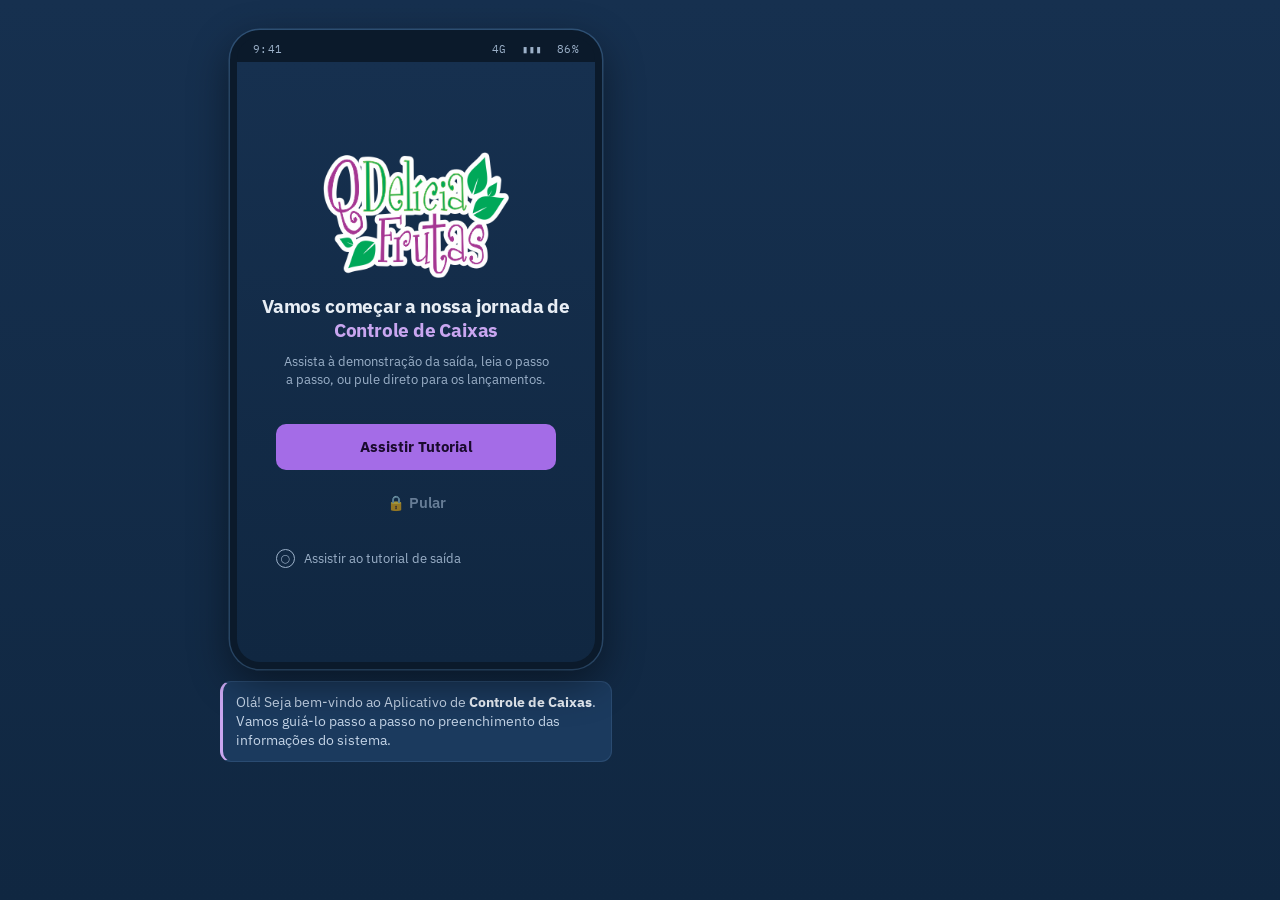
<file: demo-lancamento-saida.html>
<!doctype html>
<html lang="pt-BR" data-fluxo="saida">
<head>
<meta charset="utf-8">
<meta name="viewport" content="width=device-width,initial-scale=1,viewport-fit=cover">
<title>Demonstração — lançar saída</title>
<link rel="preconnect" href="https://fonts.googleapis.com">
<link rel="preconnect" href="https://fonts.gstatic.com" crossorigin>
<link href="https://fonts.googleapis.com/css2?family=IBM+Plex+Mono:wght@400;600;700&family=IBM+Plex+Sans:wght@400;600;700&display=swap" rel="stylesheet">
<!-- A FOLHA DO APP VEM ANTES da do demo: e dela que saem as cores da empresa, e a
     ordem importa — a folha do demo precisa poder sobrescrever o que for dela. -->
<link rel="stylesheet" href="styles.css?v=6029d360">
<style>
:root{
  /* ================= SEM PALETA PROPRIA =================
   *
   * O demo chegou com UM tema e UM fundo escritos a mao. Dentro do app isso queria
   * dizer: o escritorio escolhe roxo em Aparencia, e o tutorial continua verde — a
   * mesma empresa com duas caras, a um toque de distancia.
   *
   * Aqui os tokens dele viram APELIDOS dos tokens do app. A folha do demo nao muda em
   * regra nenhuma; muda so de onde vem a cor. Trocar a cor da empresa passa a trocar a
   * cor do tutorial junto, sem ninguem mexer neste arquivo.
   *
   * SAIDA E AZUL, RETORNO E VERDE. O demo trazia o contrario — saida verde, retorno
   * azul. Nao e detalhe: o painel, os graficos e o extrato pintam saida com
   * `--azul-cheio` e retorno com `--verde-cheio`, e um tutorial que ensina o codigo de
   * cor invertido ensina a ler errado a tela que vem depois dele. */
  --dl-marca:var(--brand); --dl-sobre-marca:var(--sobre-brand);
  --dl-marca-ink:var(--roxo-txt); --dl-marca-rgb:var(--brand-rgb);
  --dl-brand:var(--brand);
  --dl-saida:var(--azul-cheio); --dl-retorno:var(--verde-cheio);
  --dl-warn:var(--ambar); --dl-danger:var(--vermelho);
  --dl-radius:var(--raio-sm); --dl-radius-lg:var(--raio);
  --dl-font:var(--fonte); --dl-mono:var(--fonte-mono);
  /* As superficies do demo nao sao as do app com outro nome: o `surface-2` dele e mais
     ESCURO que o cartao (e o `--campo` daqui), e o `surface-3` e mais claro. Por isso
     cada um aponta para o degrau certo, e nao para o de nome parecido. */
  --dl-bg:var(--bg); --dl-fim:var(--campo);
  --dl-surface:var(--surface); --dl-surface-2:var(--campo); --dl-surface-3:var(--surface-2);
  --dl-line:var(--linha); --dl-line-2:var(--neutro); --dl-line-3:var(--linha-viva);
  --dl-text:var(--txt); --dl-text-soft:var(--txt2); --dl-text-muted:var(--txt3);
}
*{box-sizing:border-box}
html,body{margin:0;padding:0;min-height:100%}
body{background:linear-gradient(180deg,var(--dl-bg) 0%,var(--dl-fim) 100%) fixed;color:var(--dl-text);
  font-family:var(--dl-font);font-size:15px;line-height:1.5;-webkit-font-smoothing:antialiased}
:where(a,button):focus-visible{outline:2px solid var(--dl-marca-ink);outline-offset:2px}

.tela{max-width:460px;margin:0 auto;padding:14px 14px 26px}


/* ---------- escolher o fluxo ---------- */
.fluxos{display:grid;grid-template-columns:1fr 1fr;gap:8px;margin-bottom:12px}
.fluxo{display:flex;align-items:center;gap:9px;padding:9px 11px;border:1.5px solid var(--dl-line-2);
  border-radius:var(--dl-radius);background:var(--dl-surface);color:var(--dl-text-soft);
  font:inherit;font-size:14px;font-weight:700;cursor:pointer;text-align:left}
.fluxo i{width:26px;height:26px;flex:0 0 auto;display:inline-flex;align-items:center;
  justify-content:center;border-radius:8px;font-style:normal;font-size:14px}
.fluxo--s i{background:rgba(52,196,110,.16);color:var(--dl-saida)}
.fluxo--r i{background:rgba(111,168,240,.16);color:var(--dl-retorno)}
[data-fluxo="saida"] .fluxo--s{border-color:var(--dl-saida);background:rgba(52,196,110,.12);color:var(--dl-text)}
[data-fluxo="retorno"] .fluxo--r{border-color:var(--dl-retorno);background:rgba(111,168,240,.12);color:var(--dl-text)}

/* ---------- palco (o que entra no vídeo) ---------- */
.palco{position:relative}

.fone{position:relative;width:100%;max-width:372px;margin:0 auto;
  border:7px solid #0B1A2B;border-radius:30px;background:#0B1A2B;
  box-shadow:0 14px 40px rgba(0,0,0,.45),0 0 0 1.5px var(--dl-line-2)}
.fone__barra{display:flex;align-items:center;justify-content:space-between;
  padding:5px 16px 4px;font-family:var(--dl-mono);font-size:10.5px;color:var(--dl-text-muted);
  letter-spacing:.04em}
.fone__vp{position:relative;height:600px;overflow:hidden;border-radius:0 0 23px 23px;
  background:linear-gradient(180deg,var(--dl-bg) 0%,var(--dl-fim) 100%)}

/* ---------- o dedo ---------- */
.dedo{position:absolute;left:0;top:0;width:36px;height:36px;margin:-18px 0 0 -18px;
  border-radius:50%;background:rgba(255,255,255,.20);border:2px solid rgba(255,255,255,.78);
  box-shadow:0 3px 14px rgba(0,0,0,.5);pointer-events:none;z-index:60;opacity:0;
  transform:translate(var(--x,60px),var(--y,60px)) scale(var(--s,1));
  transition:transform .36s cubic-bezier(.3,.72,.2,1),opacity .22s linear}
.dedo--on{opacity:1}
.dedo b{position:absolute;inset:-7px;border-radius:50%;border:2.5px solid var(--dl-marca-ink);
  opacity:0}
.dedo--toca b{animation:toque .42s ease-out}
@keyframes toque{0%{opacity:.95;transform:scale(.45)}100%{opacity:0;transform:scale(1.6)}}

/* ---------- a tela do app ---------- */
.ap{position:absolute;inset:0;display:flex;flex-direction:column}
/* z-index no cabeçalho: o corpo transformado cria contexto de empilhamento e,
   sem isto, o conteúdo que sobe passa POR CIMA do cabeçalho em vez de sumir
   debaixo dele — que é como rolagem se parece num app de verdade */
.ap__cab{position:relative;z-index:5;flex:0 0 auto;display:flex;align-items:center;gap:9px;
  padding:11px 14px;border-bottom:1px solid var(--dl-line);background:var(--dl-surface-2)}
.ap__corpo{position:relative;z-index:1}
.ap__cab b{font-size:14.5px}
.ap__cab span{font-size:11.5px;color:var(--dl-text-muted)}
.ap__sair{margin-left:auto;flex:0 0 auto;padding:5px 11px;border:1px solid var(--dl-line-3);
  border-radius:8px;background:transparent;color:var(--dl-text-soft);font:inherit;font-size:12px;
  font-weight:600;cursor:pointer}
.ap__volta{width:24px;height:24px;display:inline-flex;align-items:center;justify-content:center;
  border-radius:7px;background:var(--dl-surface-3);color:var(--dl-text-soft);font-size:13px}
/* o corpo sobe quando o teclado abre, como num app de verdade: sem isto o
   teclado tapa justamente a contagem e o total, que é o que precisa ser visto */
/* sem overflow:hidden aqui de propósito: quem recorta é o .fone__vp.
   Se o recorte ficasse neste elemento, o translateY levaria a caixa de
   recorte junto e o conteúdo que sobra embaixo nunca apareceria. */
.ap__corpo{flex:1 1 auto;padding:12px 13px;
  transition:transform .32s cubic-bezier(.25,.8,.3,1)}
.ap__r{margin:0 0 7px;font-size:10.5px;letter-spacing:.08em;text-transform:uppercase;
  color:var(--dl-text-muted)}
.ap__r+.ap__r{margin-top:12px}

.ap__acao{display:flex;width:100%;align-items:center;gap:11px;padding:13px 12px;margin-bottom:9px;
  border:1.5px solid var(--dl-line-2);border-radius:var(--dl-radius-lg);background:var(--dl-surface);
  color:var(--dl-text);font:inherit;text-align:left}
.ap__acao i{width:34px;height:34px;flex:0 0 auto;display:inline-flex;align-items:center;
  justify-content:center;border-radius:10px;font-style:normal;font-size:16px}
.ap__acao--s i{background:rgba(52,196,110,.16);color:var(--dl-saida)}
.ap__acao--r i{background:rgba(111,168,240,.16);color:var(--dl-retorno)}
.ap__acao b{display:block;font-size:14.5px}
.ap__acao em{display:block;font-style:normal;font-size:11.5px;color:var(--dl-text-muted)}

.ap__mini{border:1px solid var(--dl-line);border-radius:var(--dl-radius);background:var(--dl-surface);
  overflow:hidden}
.ap__mini div{display:flex;align-items:center;justify-content:space-between;gap:8px;
  padding:9px 11px;font-size:12.5px;color:var(--dl-text-soft)}
.ap__mini div+div{border-top:1px solid var(--dl-line)}
.ap__mini .dl-n{font-family:var(--dl-mono);font-weight:600;color:var(--dl-text)}
.ap__mini .novo{background:rgba(var(--dl-marca-rgb),.14)}
/* O DIA VAZIO TEM DE SER DITO. A lista sem nada dentro e' uma moldura de 1px que
   nao se distingue de um pedaco de tela que nao carregou. */
.ap__mini__vazio{padding:12px 14px;font-size:12.5px;color:var(--dl-text-muted)}

/* rótulo em cima e caixa embaixo, como no app */
.ap__campo{display:flex;align-items:center;gap:8px;min-height:44px;padding:0 11px;margin-bottom:10px;
  border:1.5px solid var(--dl-line-2);border-radius:var(--dl-radius);background:var(--dl-surface-2)}
.ap__campo--foco{border-color:var(--dl-marca-ink);box-shadow:0 0 0 3px rgba(var(--dl-marca-rgb),.20)}
.ap__lab{display:block;margin-bottom:4px;font-size:12px;color:var(--dl-text-soft)}
.ap__val{flex:1 1 auto;min-width:0;font-size:14px;font-weight:600;
  overflow:hidden;text-overflow:ellipsis;white-space:nowrap}
.ap__val--v{color:var(--dl-text-muted);font-weight:400}
.ap__seta{flex:0 0 auto;color:var(--dl-text-muted);font-size:13px}
.ob{font-style:normal;color:var(--dl-warn)}
.ap__cartao{padding:11px 12px;margin-bottom:13px;border:1px solid var(--dl-line);
  border-radius:var(--dl-radius);background:var(--dl-surface)}
.ap__cartao b{display:block;font-size:14.5px;margin-bottom:3px}
.ap__cartao p{margin:0;font-size:11.5px;line-height:1.4;color:var(--dl-text-muted)}
.ap__req{margin:-2px 0 12px;font-size:11px;color:var(--dl-text-muted)}
/* tela de encerramento */
.ap__fim{display:flex;flex-direction:column;align-items:center;justify-content:center;
  text-align:center;padding:18px 20px}
.ap__fim__logo{width:186px;height:auto;margin-bottom:16px}
.ap__fim h2{margin:0 0 10px;font-size:19px;line-height:1.28;font-weight:700;letter-spacing:-.01em}
.ap__fim h2 b{color:var(--dl-marca-ink)}
.ap__fim p{margin:0 0 24px;font-size:13px;line-height:1.45;color:var(--dl-text-muted);max-width:270px}
.ap__fim .ap__grv{max-width:280px}
.ap__fim__l{display:flex;gap:9px;width:100%;max-width:280px;margin-top:9px}
.ap__fim__l .ap__grv{flex:1 1 0;margin-top:0}
/* seletor com .ap__fim de propósito: a regra base .ap__grv vem depois nesta
   folha e, com a mesma especificidade, ganharia — os três botões saíam verdes */
.ap__fim .ap__grv--sec{background:transparent;color:var(--dl-text);
  border:1.5px solid var(--dl-line-3);font-weight:600}
.ap__fim .ap__grv--fan{background:transparent;color:var(--dl-text-muted);
  border:1.5px solid transparent;font-weight:600}
.ap__fim .ap__grv--bloq{color:var(--dl-text-muted);opacity:.62}
.ap__chk{list-style:none;margin:18px 0 0;padding:0;text-align:left;width:100%;max-width:280px}
.ap__chk li{display:flex;align-items:center;gap:9px;padding:4px 0;font-size:12.5px;
  color:var(--dl-text-muted)}
.ap__chk li.ok{color:var(--dl-marca-ink)}
.ap__chk i{width:19px;height:19px;flex:0 0 auto;display:inline-flex;align-items:center;
  justify-content:center;border-radius:999px;border:1.5px solid currentColor;
  font-style:normal;font-size:11px}

.ap__ref{display:flex;align-items:center;justify-content:space-between;gap:8px;
  padding:7px 11px;margin:-4px 0 10px;border-radius:9px;background:rgba(111,168,240,.12);
  font-size:11.5px;color:var(--dl-text-soft)}
.ap__ref b{font-family:var(--dl-mono);font-size:13px;color:var(--dl-retorno)}

.ap__cont{border:1px solid var(--dl-line);border-radius:var(--dl-radius);background:var(--dl-surface-2);
  overflow:hidden}
.ap__ln{display:flex;align-items:center;justify-content:space-between;gap:9px;padding:6px 11px;
  font-size:13.5px}
.ap__ln+.ap__ln{border-top:1px solid var(--dl-line)}
.ap__ln .cz{color:var(--dl-text-muted);font-size:11.5px}
.ap__cx{min-width:62px;height:32px;display:inline-flex;align-items:center;justify-content:flex-end;
  padding:0 10px;border:1.5px solid var(--dl-line-2);border-radius:9px;background:var(--dl-surface-3);
  font-family:var(--dl-mono);font-size:14.5px;font-weight:600;color:var(--dl-text)}
.ap__cx--foco{border-color:var(--dl-marca-ink);box-shadow:0 0 0 3px rgba(var(--dl-marca-rgb),.20)}
.ap__cx--erro{border-color:var(--dl-danger);color:var(--dl-danger);box-shadow:0 0 0 3px rgba(255,153,153,.18)}
.ap__cx i{display:inline-block;width:1.5px;height:17px;margin-left:2px;background:var(--dl-marca-ink);
  animation:pisca 1s steps(1) infinite}
@keyframes pisca{50%{opacity:0}}

.ap__tot{display:flex;align-items:center;justify-content:space-between;gap:9px;
  margin-top:9px;padding:9px 12px;border:1px solid var(--dl-line-2);border-radius:var(--dl-radius);
  background:var(--dl-surface);font-size:13px;color:var(--dl-text-soft)}
.ap__tot b{font-family:var(--dl-mono);font-size:19px;font-weight:700;color:var(--dl-text)}
.ap__tot--neg b{color:var(--dl-danger)}
.ap__tot--pulso{animation:pulso .7s ease-out}
@keyframes pulso{0%{box-shadow:0 0 0 0 rgba(var(--dl-marca-rgb),.55)}
  100%{box-shadow:0 0 0 13px rgba(var(--dl-marca-rgb),0)}}

.ap__obs{margin-top:9px;padding:8px 11px;border:1.5px solid var(--dl-line-2);border-radius:var(--dl-radius);
  background:var(--dl-surface-2);min-height:62px}
.ap__obs--foco{border-color:var(--dl-marca-ink);box-shadow:0 0 0 3px rgba(var(--dl-marca-rgb),.20)}
.ap__obs p{margin:3px 0 0;font-size:13px;line-height:1.35;min-height:18px}
.ap__obs i{display:inline-block;width:1.5px;height:15px;vertical-align:-2px;
  background:var(--dl-marca-ink);animation:pisca 1s steps(1) infinite}

.ap__grv{display:block;width:100%;margin-top:10px;padding:12px;border:0;border-radius:var(--dl-radius);
  background:var(--dl-marca);color:var(--dl-sobre-marca);font:inherit;font-size:14.5px;font-weight:700}
.ap__grv[disabled]{background:var(--dl-surface-3);color:var(--dl-text-muted)}
.ap--tec .ap__grv{visibility:hidden}

.ap__alerta{margin-top:9px;padding:9px 11px;border:1px solid rgba(255,153,153,.5);
  border-radius:var(--dl-radius);background:rgba(255,153,153,.10);font-size:12.5px;
  line-height:1.4;color:var(--dl-text-soft)}
.ap__alerta b{color:var(--dl-danger)}

/* folha (select) e teclados */
.dl-folha,.tec{position:absolute;left:0;right:0;bottom:0;z-index:30;
  border-top:1px solid var(--dl-line-2);background:var(--dl-surface-2);
  box-shadow:0 -10px 26px rgba(0,0,0,.36);
  transform:translateY(102%);transition:transform .3s cubic-bezier(.25,.8,.3,1)}
.dl-folha--on,.tec--on{transform:translateY(0)}
.dl-folha{border-radius:16px 16px 0 0;padding:9px 11px 13px}
.dl-folha__t{margin:2px 0 8px;font-size:10.5px;letter-spacing:.08em;text-transform:uppercase;
  color:var(--dl-text-muted)}
.dl-folha__o{display:flex;align-items:center;justify-content:space-between;gap:8px;width:100%;
  padding:10px 11px;margin-bottom:6px;border:1px solid var(--dl-line);border-radius:10px;
  background:var(--dl-surface);color:var(--dl-text);font:inherit;font-size:13.5px;text-align:left}

.tec{padding:7px 6px 10px}
.tec__g{display:grid;gap:5px}
.tec--num .tec__g{grid-template-columns:repeat(3,1fr)}
.tec__k{padding:11px 0;border:1px solid var(--dl-line);border-radius:9px;background:var(--dl-surface-3);
  color:var(--dl-text);font-family:var(--dl-mono);font-size:17px;font-weight:600;text-align:center}
.tec--txt .tec__l{display:flex;gap:4px;margin-bottom:5px;justify-content:center}
.tec--txt .tec__k{flex:1 1 0;min-width:0;padding:9px 0;font-family:var(--dl-font);font-size:14px}
.tec__k--w{flex:3 1 0 !important}

.flash{animation:fl .55s ease-out}
@keyframes fl{0%{background-color:rgba(var(--dl-marca-rgb),.34)}100%{background-color:transparent}}

.toast{position:absolute;left:12px;right:12px;bottom:14px;z-index:50;
  display:flex;align-items:center;gap:10px;padding:11px 13px;border-radius:13px;
  border:1px solid rgba(52,196,110,.45);background:rgba(20,58,40,.96);
  box-shadow:0 10px 30px rgba(0,0,0,.45);font-size:13px;
  transform:translateY(130%);transition:transform .34s cubic-bezier(.25,.85,.3,1)}
.toast--on{transform:translateY(0)}
.toast i{width:24px;height:24px;flex:0 0 auto;display:inline-flex;align-items:center;
  justify-content:center;border-radius:50%;background:var(--dl-saida);color:#0A1F38;
  font-style:normal;font-size:13px;font-weight:700}
.toast b{display:block;font-size:13px}
.toast em{display:block;font-style:normal;font-size:11.5px;color:var(--dl-text-soft)}

/* ---------- legenda ---------- */
.leg{min-height:68px;margin:12px auto 0;max-width:372px;padding:11px 13px;
  border:1px solid var(--dl-line);border-left:3px solid var(--dl-marca-ink);
  border-radius:11px;background:var(--dl-surface);font-size:13.5px;line-height:1.42;
  color:var(--dl-text-soft)}
.leg b{color:var(--dl-text)}
.leg--erro{border-left-color:var(--dl-danger)}
.leg--erro b{color:var(--dl-danger)}

/* ---------- controles (fora do vídeo) ---------- */
.ctrl{display:flex;align-items:center;gap:8px;max-width:372px;margin:13px auto 0}
.ctrl button{padding:8px 12px;border:1px solid var(--dl-line-2);border-radius:10px;
  background:var(--dl-surface);color:var(--dl-text);font:inherit;font-size:13px;font-weight:600;
  cursor:pointer}
.ctrl__b{flex:1 1 auto;height:6px;border-radius:999px;background:rgba(255,255,255,.09);
  overflow:hidden}
.ctrl__b i{display:block;height:100%;width:0;background:var(--dl-marca);border-radius:999px;
  transition:width .3s linear}
.vels{display:flex;gap:5px;max-width:372px;margin:9px auto 0}
.vels button{flex:1 1 0;padding:7px 0;border:1px solid var(--dl-line-2);border-radius:9px;
  background:var(--dl-surface);color:var(--dl-text-muted);font:inherit;font-family:var(--dl-mono);
  font-size:12.5px;cursor:pointer}
.vels button[aria-pressed="true"]{border-color:var(--dl-marca-ink);color:var(--dl-text);
  background:rgba(var(--dl-marca-rgb),.14)}
/* botão de áudio: fica na mesma linha dos controles, sempre à mão */
.som__b{display:inline-flex;align-items:center;gap:7px;flex:0 0 auto;
  padding:8px 11px;border:1px solid var(--dl-line-2);border-radius:10px;
  background:var(--dl-surface);color:var(--dl-text-muted);font:inherit;font-size:13px;
  font-weight:600;cursor:pointer}
.som__b b{font-weight:600}
.som__b .som__on{display:none}
.som__b[aria-pressed="true"]{border-color:var(--dl-marca-ink);color:var(--dl-text);
  background:rgba(var(--dl-marca-rgb),.16)}
.som__b[aria-pressed="true"] .som__on{display:block}
.som__b[aria-pressed="true"] .som__off{display:none}
.som__b[disabled]{opacity:.5;font-weight:400;cursor:default}
.som{display:flex;align-items:center;gap:8px;max-width:372px;margin:9px auto 0}
.som select{flex:1 1 auto;min-width:0;padding:8px 9px;border:1px solid var(--dl-line-2);border-radius:10px;
  background:var(--dl-surface);color:var(--dl-text-soft);font:inherit;font-size:12.5px}
.som select[hidden],.aviso[hidden]{display:none}
/* ---------- editor de falas ---------- */
.ed{max-width:372px;margin:10px auto 0;border:1px solid var(--dl-line-2);border-radius:12px;
  background:var(--dl-surface-2);padding:11px 11px 13px}
.ed[hidden]{display:none}
.ed__t{margin:0 0 4px;font-size:12px;color:var(--dl-text-muted);line-height:1.45}
.ed__i{margin:11px 0 0}
.ed__i label{display:block;font-size:11px;letter-spacing:.05em;text-transform:uppercase;
  color:var(--dl-text-muted);margin-bottom:4px}
.ed__i label b{font-family:var(--dl-mono);text-transform:none;letter-spacing:0;color:var(--dl-marca-ink)}
.ed textarea{display:block;width:100%;min-height:74px;padding:8px 9px;resize:vertical;
  border:1px solid var(--dl-line-2);border-radius:9px;background:var(--dl-surface);
  color:var(--dl-text);font:inherit;font-size:12.5px;line-height:1.4}
.ed textarea:focus{outline:none;border-color:var(--dl-marca-ink);
  box-shadow:0 0 0 3px rgba(var(--dl-marca-rgb),.18)}
.ed__g{margin:16px 0 2px;font-size:11px;letter-spacing:.09em;color:var(--dl-marca-ink);
  border-top:1px solid var(--dl-line);padding-top:11px}
.ed__i{position:relative}
.ed__ouvir{position:absolute;right:6px;bottom:6px;padding:4px 9px;border:1px solid var(--dl-line-2);
  border-radius:7px;background:var(--dl-surface-3);color:var(--dl-text-soft);font:inherit;
  font-size:11px;cursor:pointer}
.ed textarea{padding-right:62px}
.ed__acoes{display:flex;gap:7px;margin-top:12px;flex-wrap:wrap}
.ed__acoes button{flex:1 1 auto;padding:9px 10px;border:1px solid var(--dl-line-2);border-radius:9px;
  background:var(--dl-surface);color:var(--dl-text);font:inherit;font-size:12.5px;font-weight:600;
  cursor:pointer}
.ed__acoes button.pri{border-color:var(--dl-marca);background:var(--dl-marca);color:var(--dl-sobre-marca)}
.ed__ok{margin:9px 0 0;font-size:12px;color:var(--dl-marca-ink);min-height:16px}
.aviso{max-width:372px;margin:8px auto 0;padding:8px 11px;border-radius:9px;
  border:1px solid rgba(243,170,74,.45);background:rgba(243,170,74,.10);
  font-size:12px;line-height:1.45;color:var(--dl-text-soft)}
.nota{max-width:372px;margin:14px auto 0;font-size:12px;line-height:1.5;color:var(--dl-text-muted)}

#painel[hidden]{display:none}

/* ---------- computador ----------
   Abaixo de 900px é uma coluna só (celular). Acima, o celular fica à
   esquerda e os controles à direita, em vez de virar uma fita estreita
   no meio de uma tela larga. */
@media (min-width:900px){
  .tela{max-width:880px;display:grid;grid-template-columns:392px 1fr;
    column-gap:32px;align-items:start;padding:30px 20px 44px}
  .palco{grid-column:1;grid-row:1 / span 30}
  /* as margens auto centralizavam e encolhiam os controles: na coluna da
     direita eles precisam ocupar a largura toda */
  .ctrl,.vels,.som,.aviso,.ed__b,.ed,.nota{grid-column:2;max-width:none;
    margin-left:0;margin-right:0}
  .ctrl{margin-top:0}
  .som__b,.ed__b .som__b{justify-content:center}
  .leg{max-width:none}
}

/* ================= O EDITOR DE FALAS NAO VAI PARA O GALPAO =================
 *
 * Ele reescreve a narracao e guarda no aparelho. E ferramenta de quem ESCREVE o
 * tutorial, nao de quem o assiste — e no primeiro acesso quem esta na tela e uma pessoa
 * que acabou de chegar. Deixado a vista, o primeiro contato dela com o sistema oferece
 * um campo de texto que muda o que o sistema diz.
 *
 * Ele nao foi removido: vive em `?editar=1`, que e como voce o abre. Dos outros
 * controles, quem assiste fica so' com o audio — ver `data-simples` logo abaixo. */
html:not([data-editor="1"]) .ed,
html:not([data-editor="1"]) .ed__b{display:none}

/* ================= QUEM ASSISTE NAO CONFIGURA =================
 *
 * Pausa, velocidade e escolha de voz sao ferramentas de quem PREPARA o tutorial. Quem
 * acabou de chegar ao sistema nao precisa decidir nada disso: precisa ler a legenda e
 * poder calar a voz se estiver num lugar cheio. O resto e' ruido numa tela de celular
 * que ja' e' pequena — e esta pagina abre no PRIMEIRO acesso de qualquer pessoa.
 *
 * O AVISO DE VOZ METALICA SAI JUNTO: ele existe para dizer "troque a voz", e sem o
 * seletor ao lado vira uma queixa sobre algo que nao da' para resolver.
 *
 * A LEGENDA E O BOTAO DE AUDIO FICAM. Sao os dois unicos que quem assiste usa. */
html[data-simples="1"] .ctrl,
html[data-simples="1"] .vels,
html[data-simples="1"] .aviso,
html[data-simples="1"] #vozes{display:none}

/* modo gravação: só o palco */
[data-gravar="1"] .ctrl,[data-gravar="1"] .som,
[data-gravar="1"] .aviso,[data-gravar="1"] .ed,
[data-gravar="1"] .ed__b,
[data-gravar="1"] .vels,[data-gravar="1"] .nota{display:none}
[data-gravar="1"] .tela{padding-top:10px}
</style>
</head>
<body>

<div class="tela">

  <div class="palco">
    <div class="fone">
      <div class="fone__barra"><span>9:41</span><span>4G &nbsp;▮▮▮&nbsp; 86%</span></div>
      <div class="fone__vp" id="vp">
        <div class="ap" id="ap"></div>
        <div class="dedo" id="dedo"><b></b></div>
      </div>
    </div>
    <p class="leg" id="leg">Carregando…</p>
  </div>

  <div id="painel" hidden>
  <div class="ctrl">
    <button type="button" id="reiniciar" title="Recomeçar">↺</button>
    <button type="button" id="tocar">Pausar</button>
    <div class="ctrl__b"><i id="ctrl-i"></i></div>
  </div>

  <div class="vels" id="vels">
    <button type="button" data-v="0.5">0,5×</button>
    <button type="button" data-v="1" aria-pressed="true">1×</button>
    <button type="button" data-v="1.5">1,5×</button>
    <button type="button" data-v="2">2×</button>
  </div>

  <div class="som">
    <button type="button" id="som" class="som__b" aria-pressed="false"
            aria-label="Ligar a narração" title="Ligar a narração">
      <svg viewBox="0 0 24 24" width="17" height="17" aria-hidden="true" focusable="false">
        <path d="M4 9h3.3L12 5.2v13.6L7.3 15H4z" fill="currentColor"/>
        <g class="som__on" fill="none" stroke="currentColor" stroke-width="1.9"
           stroke-linecap="round">
          <path d="M15.4 9.4a3.7 3.7 0 0 1 0 5.2"/>
          <path d="M18 7a7.2 7.2 0 0 1 0 10"/>
        </g>
        <g class="som__off" fill="none" stroke="currentColor" stroke-width="1.9"
           stroke-linecap="round">
          <path d="M15.8 9.8l4.6 4.4M20.4 9.8l-4.6 4.4"/>
        </g>
      </svg>
      <b id="som-t">Áudio</b>
    </button>
    <select id="vozes" aria-label="Voz da narração" hidden></select>
  </div>
  <p class="aviso" id="som-aviso" hidden></p>

  <div class="som ed__b">
    <button type="button" id="abrir-ed" class="som__b" aria-expanded="false"
            style="flex:1 1 auto;justify-content:center">Editar as falas</button>
  </div>

  <div class="ed" id="ed" hidden>
    <p class="ed__t">Altere o texto de cada trecho. A mudança vale na hora, fica
    guardada neste aparelho e também muda o que a voz fala. Use
    <code>&lt;b&gt;palavra&lt;/b&gt;</code> para negrito na legenda.<br>
    <code>{nome}</code> vira o primeiro nome de quem está usando o sistema. Sem
    ninguêm logado, ele some junto com a vírgula: “Olá, {nome}!” fica “Olá!”.</p>
    <div id="ed-campos"></div>
    <p class="ed__ok" id="ed-ok"></p>
    <div class="ed__acoes">
      <button type="button" id="ed-baixar" class="pri">Baixar o HTML com as falas novas</button>
      <button type="button" id="ed-reset">Restaurar os textos originais</button>
    </div>
  </div>

  <p class="nota">Simulação da tela real, com os números que o sistema mostra hoje.
  Nenhum dado é gravado aqui.</p>
  </div>

</div>

<!-- O NUCLEO, pelos mesmos dois arquivos das outras paginas. Daqui saem a cor
     gravada pela empresa, a sessao de quem entrou e a rota que marca o tutorial como
     visto. Uma copia dessas coisas aqui dentro divergiria no primeiro conserto. -->
<script src="config.js"></script>
<script src="app.js?v=966a9d5f"></script>
<script>
(function () {
  'use strict';
  /* A COR DA EMPRESA, do cache e depois do servidor. E o mesmo caminho das outras
     paginas: `carregarDados` aplica a aparencia guardada na hora e a do servidor
     quando ela chega. Sem isto a pagina abriria no tema padrao e piscaria para o
     escolhido — ou ficaria no padrao, se a rede falhasse. */
  if (/[?&]editar=1/.test(location.search)) {
    document.documentElement.setAttribute('data-editor', '1');
  }

  /* QUEM ASSISTE NAO CONFIGURA.
   *
   * O PADRAO E' O SIMPLES, e nao o contrario: sem nucleo carregado, sem sessao, ou com
   * a leitura do perfil estourando, quem esta' na tela e' tratado como quem assiste.
   * Errar para o lado do simples esconde um botao de alguem que podia usa-lo; errar
   * para o outro entrega pausa, velocidade e troca de voz a toda a operacao — e esta
   * pagina abre no PRIMEIRO acesso de qualquer pessoa.
   *
   * O EDITOR E' EXCECAO, e por isso e' a primeira pergunta: quem abre com `?editar=1`
   * esta' escrevendo o tutorial, e escrever exige ouvir, pausar e trocar a voz. */
  function modoSimples(doc, nucleo) {
    if (doc.documentElement.getAttribute('data-editor') === '1') return false;
    try {
      if (nucleo && typeof nucleo.ehAdmin === 'function' && nucleo.ehAdmin()) return false;
    } catch (e) {}
    return true;
  }
  if (modoSimples(document, window.QDC)) {
    document.documentElement.setAttribute('data-simples', '1');
  }
  try {
    if (window.QDC) {
      var local = window.QDC.cache('dados');
      if (local && local.config) window.QDC.aplicarAparencia(local.config);
      window.QDC.carregarDados().catch(function () {});
    }
  } catch (e) {}
})();
</script>

<script>
(function () {
  'use strict';

  var raiz = document.documentElement;
  function $(id) { return document.getElementById(id); }
  var vp = $('vp'), ap = $('ap'), dedo = $('dedo'), leg = $('leg');

  /* O QUE ESTE ARQUIVO DEMONSTRA: 'ambos', 'saida' ou 'retorno'.
     É a única linha que muda entre as três versões do demo. */
  var SO = 'saida';

  var VEL = 1, PAUSA = false, TOKEN = 0, ATO = 0, TOTAL = 1;

  /* ==================================================================
     FALAS — É AQUI QUE VOCÊ EDITA O TEXTO DE CADA TRECHO.

     Cada linha é uma cena. Troque o texto entre aspas à vontade.
     O que estiver entre <b> e </b> aparece em negrito na legenda
     (a voz ignora as marcações, ela lê só o texto).

     Regras para não quebrar nada:
       • não mude os nomes à esquerda (s01, s02, r01...);
       • mantenha as aspas simples no começo e no fim;
       • se o seu texto tiver um apóstrofo, escreva \' (barra + aspa).

     Este mesmo texto é o que vai para o narracao.json e vira o áudio
     gravado — então editar aqui é editar a voz também.
     ================================================================== */
  var FALAS = {

    /* ---------- SAÍDA ---------- */
    s01:   'Neste momento, você aprenderá como realizar os <b>lançamentos de saída</b> de maneira rápida e fácil.',
    sData: 'Confirme a <b>data do movimento</b>. Ela já vem com o dia de hoje.',
    s02:   'Selecione o local de <b>saída</b>.',
    s03:   'Selecione o <b>destino</b>.',
    s04:   'Selecione o <b>motorista</b> responsável.',
    s05:   'Selecione o <b>veículo</b>.',
    s06:   'Vamos agora preencher as <b>quantidades</b>, um tipo de caixa de cada vez.',
    s07:   'Confira o <b>total</b> e grave o lançamento.',
    s08:   'Pronto. O lançamento entra em <b>Movimentos</b> na hora e o saldo já muda.',

    /* passagem automática da saída para o retorno */
    s09:   'Lançamento de saída concluído. Vamos seguir para os <b>lançamentos de retorno</b>.',

    /* ---------- RETORNO ---------- */
    /* r01 é falado quando alguém abre o retorno direto, pela aba */
    r01:   'Neste momento, você aprenderá como realizar os <b>lançamentos de retorno</b> de maneira rápida e fácil.',
    /* r01b é falado quando o retorno veio emendado no fim da saída */
    r01b:  'Estamos de volta ao início. Toque em <b>Lançar retorno</b>.',
    rData: 'Confirme a <b>data do movimento</b>. Ela já vem com o dia de hoje.',
    r02:   'Selecione a origem <b>de retorno da caixa</b>.',
    r03:   'Selecione o <b>destino de envio da caixa</b>.',
    r04:   'Selecione o <b>motorista responsável</b> pelo retorno.',
    r05:   'Selecione o <b>veículo</b> que trouxe as caixas.',
    r06:   'Vamos agora preencher as <b>quantidades</b> que voltaram, um tipo de caixa de cada vez.',
    r07:   'Confira o <b>total</b> e grave o lançamento.',
    r08:   'Pronto. O retorno entra em <b>Movimentos</b> na hora e o saldo já muda.',

    /* ---------- ENTRADA E ENCERRAMENTO ---------- */
    entrada: 'Olá, {nome}! Seja bem-vindo ao Aplicativo de <b>Controle de Caixas</b>. Vamos guiá-lo passo a passo no preenchimento das informações do sistema.',
    fim:     'Pronto. Sempre que precisar, é só voltar aqui e assistir de novo. Toque em <b>Pular</b> para ir aos lançamentos.'
  };

  /* Rótulos dos botões da tela de entrada. Mude aqui; se mudar, lembre de
     ajustar as falas 'entrada' e 'fim', que citam esses nomes.
     O BOTÃO "LER" SAIU, a pedido: dentro do app a leitura tem lugar próprio — o
     Manual de Uso, no menu —, e um segundo caminho para o mesmo texto é um segundo
     lugar para consertar. Com ele fora, o cadeado do Pular passa a depender só do
     vídeo: mantê-lo dependendo de uma leitura que não existe mais trancaria a porta
     pelo lado de fora. */
  var BOTOES = {
    assistir: 'Assistir Tutorial',
    pular:    'Pular',
    sair:     'Sair'
  };


  /* ------------------------------------------------------------------
     dorme(ms): a única fonte de tempo da animação.
     Respeita pausa e velocidade, e é cancelada quando o TOKEN muda
     (reiniciar ou trocar de fluxo) — senão duas sequências rodariam
     em cima da mesma tela.
  ------------------------------------------------------------------ */
  function dorme(ms) {
    var meu = TOKEN;
    return new Promise(function (ok, falha) {
      var resta = ms;
      var t = setInterval(function () {
        if (meu !== TOKEN) { clearInterval(t); falha('cancelado'); return; }
        if (PAUSA) return;
        resta -= 34 * VEL;
        if (resta <= 0) { clearInterval(t); ok(); }
      }, 34);
    });
  }

  /* ---- o dedo ---- */
  /* getBoundingClientRect devolve px já com zoom aplicado; translate() dentro
     do mesmo contexto usa px sem zoom. Sem dividir pelo zoom, o dedo aterrissa
     no dobro da distância. Com zoom 1 o divisor é 1 e nada muda. */
  function zoom() {
    var r = vp.getBoundingClientRect();
    return vp.offsetWidth ? r.width / vp.offsetWidth : 1;
  }
  function pos(el) {
    var a = el.getBoundingClientRect(), b = vp.getBoundingClientRect(), z = zoom() || 1;
    return { x: (a.left - b.left + a.width / 2) / z, y: (a.top - b.top + a.height / 2) / z };
  }
  async function mover(el, ms) {
    ms = ms || 420;
    var p = pos(el);
    dedo.style.transitionDuration = (ms / VEL) + 'ms, .22s';
    dedo.classList.add('dedo--on');
    dedo.style.setProperty('--x', p.x + 'px');
    dedo.style.setProperty('--y', p.y + 'px');
    await dorme(ms);
  }
  /* O TIQUE DO TOQUE.
   *
   * Sem som, o dedo encosta e nada responde: a tela muda e nao ha o que ligue a mudanca
   * ao gesto. O tique e' curto e baixo de proposito — ele confirma o toque, nao anuncia.
   *
   * GERADO, e nao baixado: um arquivo de audio seria mais um pedido de rede numa pagina
   * que roda sozinha, e um tique que chega depois do toque e' pior do que nenhum.
   *
   * SEGUE O BOTAO DE AUDIO: quem desligou a voz desligou o som da demonstracao inteira,
   * e um tique sobrevivente seria justamente a coisa que ela desligou o som para evitar.
   */
  var AUDIO = null;
  function tique() {
    if (!SOM) return;
    try {
      var AC = window.AudioContext || window.webkitAudioContext;
      if (!AC) return;
      if (!AUDIO) AUDIO = new AC();
      if (AUDIO.state === 'suspended') AUDIO.resume();
      var agora = AUDIO.currentTime;
      var o = AUDIO.createOscillator(), g = AUDIO.createGain();
      o.type = 'square';
      o.frequency.setValueAtTime(1700, agora);
      /* A rampa exponencial nao aceita zero: o corte seco estala, e o estalo e' mais
         alto que o tique. */
      g.gain.setValueAtTime(0.0001, agora);
      g.gain.exponentialRampToValueAtTime(0.05, agora + 0.004);
      g.gain.exponentialRampToValueAtTime(0.0001, agora + 0.05);
      o.connect(g); g.connect(AUDIO.destination);
      o.start(agora); o.stop(agora + 0.06);
    } catch (e) {}
  }

  async function tocar(el) {
    tique();
    dedo.style.setProperty('--s', '.82');
    dedo.classList.add('dedo--toca');
    if (el) { el.classList.remove('flash'); void el.offsetWidth; el.classList.add('flash'); }
    await dorme(170);
    dedo.style.setProperty('--s', '1');
    await dorme(150);
    dedo.classList.remove('dedo--toca');
  }
  async function bater(el, msMover) { await mover(el, msMover); await tocar(el); }
  function sumir() { dedo.classList.remove('dedo--on'); }

  /* ------------------------------------------------------------------
     NARRAÇÃO
     Usa a voz do próprio aparelho (Web Speech API). Não baixa nada e não
     depende de servidor. Começa desligada porque o navegador só deixa
     falar depois de um toque do usuário.
  ------------------------------------------------------------------ */
  var VOZES = [], VOZ = null, SOM = false;
  var temVoz = ('speechSynthesis' in window);
  var CHAVE_SOM = 'caixas.demo.som';

  /* localStorage falha em janela anônima, com cookies bloqueados e dentro de
     iframe. Nunca pode derrubar a tela por causa de uma preferência. */
  function lembrar(v) {
    try { localStorage.setItem(CHAVE_SOM, v ? '1' : '0'); } catch (e) {}
  }
  /* A PESSOA JA ESCOLHEU alguma vez? E' diferente de "escolheu desligado": sem esta
     distincao, ligar a voz sozinho no primeiro acesso passaria por cima de quem a
     desligou de proposito, toda vez que ela abrisse o tutorial de novo. */
  function escolheuSom() {
    try { return localStorage.getItem(CHAVE_SOM) !== null; } catch (e) { return false; }
  }
  function lembrado() {
    try { return localStorage.getItem(CHAVE_SOM) === '1'; } catch (e) { return false; }
  }

  var FEMININA = /luciana|francisca|thalita|maria|camila|fernanda|joana|leticia|vitoria|yara|brenda|elza|giovanna|female|feminin|mulher/i;
  /* As vozes "Desktop"/SAPI do Windows e a espeak do Linux são da geração
     difone — é delas que vem o som metálico. As Natural/Neural/Online da
     Microsoft e as do Google são neurais e soam como gente. */
  var BOA = /natural|neural|online|google|siri|premium|enhanced|eloquence/i;
  var RUIM = /desktop|sapi|espeak|compact|festival|pico/i;

  /* A QUALIDADE VEM ANTES DO TIMBRE.
   *
   * O peso de "feminina" era 60 e o de "neural" era 45: no Chrome, onde as vozes sao
   * "Microsoft Maria", "Google portugues do Brasil" e "Microsoft Daniel", a Maria
   * ganhava — e ela e' a voz difone antiga do Windows, a do som metalico. A Google e'
   * neural e soa como gente. O demo escolhia a pior das tres por causa do timbre.
   *
   * O TIMBRE CONTINUA PESANDO, como desempate: entre duas vozes da mesma geracao, a
   * feminina vem primeiro — foi o que se pediu. O que ele nao faz mais e' passar na
   * frente de uma voz de outra geracao. */
  function pontos(v) {
    var n = v.name || '', s = 0;
    if (/pt[-_]?BR/i.test(v.lang)) s += 100;
    if (BOA.test(n)) s += 80;                /* neural/natural/online/google */
    if (v.localService === false) s += 25;   /* voz de servidor: quase sempre neural */
    if (FEMININA.test(n)) s += 30;           /* desempate entre vozes da mesma geracao */
    if (RUIM.test(n)) s -= 40;
    return s;
  }

  /* ROBOTICA E' O QUE NAO TEM MARCA DE QUALIDADE E MORA NO APARELHO.
   *
   * A prova antiga exigia a palavra "Desktop" ou "SAPI" no nome — e no Chrome a mesma
   * voz se chama so' "Microsoft Maria - Portuguese (Brazil)", sem sufixo nenhum. O aviso
   * de "voz metalica" nunca aparecia justamente no navegador em que a voz metalica era a
   * escolhida.
   * `localService === false` e' a pista que sobra: voz que vem de servidor e' quase
   * sempre neural. Uma voz LOCAL sem marca de qualidade e' quase sempre da geracao
   * antiga. */
  function ehRobotica(v) {
    if (!v) return false;
    var n = v.name || '';
    if (BOA.test(n)) return false;
    return RUIM.test(n) || v.localService !== false;
  }

  /* A MELHOR DA LISTA QUE NAO SEJA A ESCOLHIDA — ou nada, se a escolhida ja e' a melhor.
     E' o que transforma o aviso de lamento em caminho: "ha uma voz melhor, e o nome dela
     e' este". */
  function melhorQue(v) {
    for (var i = 0; i < VOZES.length; i++) {
      if (VOZES[i] !== v && !ehRobotica(VOZES[i])) return VOZES[i];
    }
    return null;
  }

  /* A VOZ ESCOLHIDA PELA EMPRESA.
   *
   * Ela vem da configuracao — e' uma escolha so' para todas as telas do galpao, pela
   * mesma razao do tema e do fundo — e chega aqui pelo armazenamento do dominio, onde
   * o painel e o app de campo a deixam ao carregar os dados. Lida dali, ela ja esta
   * pronta quando a primeira fala sai; buscada na rede, a primeira frase sairia na voz
   * errada e trocaria no meio.
   *
   * PELO NOME, e nao por um numero: a lista de vozes muda de ordem entre aparelhos, e o
   * indice 2 de uma maquina e' outra voz na maquina do lado. */
  function vozDaEmpresa() {
    try { return localStorage.getItem('qdc_voz') || ''; } catch (e) { return ''; }
  }

  /* ESCOLHER AQUI PASSA A VALER PARA TODO MUNDO — mas quem grava no servidor e' o
     PAINEL, e a razao e' PERMISSAO, e nao falta de acesso: esta pagina fala com a API
     (o `marcar()` la' embaixo anota que o tutorial foi visto). Ela abre no PRIMEIRO
     ACESSO de qualquer pessoa, e gravando daqui um motorista mexendo no seletor
     trocaria a voz de toda a equipe. O painel confere o perfil antes de gravar.
     Sem o painel em volta, a escolha vale para este aparelho e pronto.
     `try` porque o `parent` de outro dominio recusa a leitura, e `'*'` porque o painel
     confere o conteudo do recado, nao a origem — ele so' aceita o que reconhece. */
  function avisarVozEscolhida(nome) {
    try { localStorage.setItem('qdc_voz', String(nome || '')); } catch (e) {}
    try {
      if (window.parent && window.parent !== window) {
        window.parent.postMessage({ qdc: 'voz', nome: String(nome || '') }, '*');
      }
    } catch (e) {}
  }

  function carregarVozes() {
    if (!temVoz) return;
    var todas = speechSynthesis.getVoices() || [];
    VOZES = todas.filter(function (v) { return /^pt/i.test(v.lang); })
      .sort(function (a, b) { return pontos(b) - pontos(a); });
    VOZ = VOZES[0] || null;
    /* A ESCOLHA DA EMPRESA GANHA DA ORDEM, quando a voz dela existe neste aparelho.
       Quando nao existe — a Thalita, por exemplo, so' aparece no Edge —, fica a melhor
       daqui: e' melhor a segunda voz falando do que a primeira em silencio. */
    var pedida = vozDaEmpresa();
    if (pedida) {
      for (var q = 0; q < VOZES.length; q++) {
        if (VOZES[q].name === pedida) { VOZ = VOZES[q]; break; }
      }
    }
    var sel = $('vozes');
    sel.innerHTML = VOZES.map(function (v, k) {
      return '<option value="' + k + '"' + (v === VOZ ? ' selected' : '') + '>' +
             v.name + ' (' + v.lang + ')</option>';
    }).join('');
    pintarSom();
  }

  /* estado visível do botão e do que depende dele */
  function pintarSom() {
    var b = $('som');
    var possivel = temVoz && VOZES.length > 0;
    b.disabled = !possivel;
    b.setAttribute('aria-pressed', String(SOM && possivel));
    b.setAttribute('aria-label', SOM ? 'Desligar a narração' : 'Ligar a narração');
    b.title = possivel
      ? (SOM ? 'Desligar a narração' : 'Ligar a narração')
      : 'Este aparelho não tem voz em português';
    $('som-t').textContent = SOM && possivel ? 'Áudio ligado' : 'Áudio';
    $('vozes').hidden = !(SOM && possivel && VOZES.length > 1);
    var av = $('som-aviso');
    if (!temVoz) {
      av.hidden = false;
      av.textContent = 'Este navegador não tem síntese de voz. As legendas continuam valendo.';
    } else if (!VOZES.length) {
      av.hidden = false;
      av.textContent = 'Nenhuma voz em português instalada neste aparelho. '
        + 'No Windows: Configurações › Hora e idioma › Voz › Adicionar vozes.';
    } else if (SOM && ehRobotica(VOZ)) {
      /* A VOZ METALICA NAO E' DEFEITO DA TELA: e' a voz antiga do sistema. Mas o aviso
         so' vale se disser o que FAZER — e o que fazer depende de haver, ou nao, uma voz
         melhor ali mesmo na lista. */
      av.hidden = false;
      var outra = melhorQue(VOZ);
      av.textContent = outra
        ? 'A voz "' + VOZ.name + '" é da geração antiga e soa metálica. '
          + 'Há uma melhor neste navegador: escolha "' + outra.name + '" na lista ao lado.'
        : 'A voz "' + VOZ.name + '" é da geração antiga e soa metálica. '
          + 'Este navegador não tem nenhuma voz natural em português. No Microsoft Edge '
          + 'há as vozes Natural da Francisca e da Thalita; no Windows, dá para instalar '
          + 'mais em Configurações › Hora e idioma › Voz › Adicionar vozes.';
    } else {
      av.hidden = true;
    }
  }
  function semTags(h) {
    var d = document.createElement('div');
    d.innerHTML = h;
    return d.textContent;
  }
  /* ------------------------------------------------------------------
     Três defeitos conhecidos do speechSynthesis, todos tratados aqui:

     1. No Chrome, cancel() seguido de speak() no mesmo tique trava a fila —
        a voz simplesmente para de falar até recarregar a página. Por isso o
        speak sai num setTimeout depois do cancel.
     2. Ainda no Chrome, fala com mais de ~15 segundos é cortada no meio.
        Um pause()+resume() a cada 9s mantém a fila viva.
     3. Frase longa demais numa única utterance aumenta as duas chances
        acima, então o texto é quebrado por pontuação.
  ------------------------------------------------------------------ */
  var FALA = 0, PULSO = null;

  function pararPulso() {
    if (PULSO) { clearInterval(PULSO); PULSO = null; }
  }
  function pedacos(t) {
    var partes = t.match(/[^.!?…]+[.!?…]*\s*/g) || [t];
    var fora = [], atual = '';
    partes.forEach(function (p) {
      if ((atual + p).length > 150 && atual) { fora.push(atual.trim()); atual = p; }
      else { atual += p; }
    });
    if (atual.trim()) fora.push(atual.trim());
    return fora;
  }
  function narrar(txt, aoFim) {
    var pronto = false;
    function acabou() { if (!pronto) { pronto = true; if (aoFim) aoFim(); } }
    if (!SOM || !temVoz) { acabou(); return; }
    var meu = ++FALA;
    /* A VOZ PASSA PELA MESMA TROCA que a legenda: dita com `{nome}` cru, ela leria o
       marcador em voz alta. */
    var texto = semTags(comNome(txt));
    try { speechSynthesis.cancel(); } catch (e) {}
    setTimeout(function () {
      if (meu !== FALA || !SOM) { acabou(); return; }
      try {
        var ps = pedacos(texto);
        ps.forEach(function (p, i) {
          var u = new SpeechSynthesisUtterance(p);
          u.lang = (VOZ && VOZ.lang) || 'pt-BR';
          /* num try próprio: uma voz recusada não pode impedir a fala inteira —
             sem a voz escolhida o navegador usa a padrão do idioma. */
          try { if (VOZ) u.voice = VOZ; } catch (e2) {}
          /* 0,95 e tom neutro: acima disso a voz sintética fica estridente */
          u.rate = Math.max(.5, Math.min(2, .95 * VEL));
          u.pitch = 1;
          u.volume = 1;
          if (i === ps.length - 1) {
            /* onerror conta como fim: sem isso, uma voz que falha deixa a
               animação parada esperando para sempre. */
            u.onend = acabou;
            u.onerror = acabou;
          }
          speechSynthesis.speak(u);
        });
      } catch (e) { acabou(); }
    }, 140);
  }
  /* Um único pulso, vivo enquanto o som estiver ligado. Reiniciá-lo a cada
     fala não adiantaria nada: as cenas trocam mais rápido que os 9s. */
  function ligarPulso() {
    pararPulso();
    PULSO = setInterval(function () {
      if (!SOM || PAUSA) return;                 /* não ressuscita fala pausada */
      if (!speechSynthesis.speaking) return;
      try { speechSynthesis.pause(); speechSynthesis.resume(); } catch (e) {}
    }, 9000);
  }
  function calar() {
    FALA++;
    pararPulso();
    if (temVoz) { try { speechSynthesis.cancel(); } catch (e) {} }
  }

  /* A VOZ MORRE COM A TELA.
   *
   * Sair do tutorial deixava a voz falando por mais dois a quatro segundos, por cima da
   * tela seguinte. A fila de fala NAO e' da pagina: ela e' do navegador, sobrevive a
   * navegacao e termina o pedaco que ja comecou. Quem sai tem de calar antes.
   *
   * ESCRITO AQUI, e nao onde se navega, porque aqui e' o dono da voz. A saida mora no
   * outro bloco de script deste arquivo, e de la' o `calar` nao esta ao alcance — foi
   * essa mesma armadilha de escopo que apagou o nome da capa semana passada. Um ouvinte
   * de `pagehide` nao depende de alcancar nada: vale para a saida de hoje e para
   * qualquer outra que alguem acrescente depois, sem precisar lembrar de calar.
   *
   * `pagehide`, E NAO `beforeunload`: o primeiro avisa tambem quando o celular manda a
   * pagina para o fundo, que e' metade dos casos aqui, e nao estraga o cache de volta.
   *
   * SAIR E SUMIR SAO COISAS DIFERENTES. Sair encerra: cancela. Sumir — trocar de aba,
   * travar o celular — e' para voltar: pausa, e continua de onde parou. Cancelar ao
   * sumir seria pior do que nao fazer nada, porque o fim da fala cancelada ADIANTA a
   * cena: a pessoa voltaria para o meio de uma demonstracao que correu sozinha no
   * escuro.
   *
   * O QUE A PESSOA PAROU A MAO CONTINUA PARADO. Por isso a marca de quem pausou fica
   * aqui dentro: so' despausa quem pausou, e voltar para a aba nao desfaz uma escolha
   * dela. */
  function pararAoSair(janela, doc) {
    var porSumir = false;
    janela.addEventListener('pagehide', calar);
    doc.addEventListener('visibilitychange', function () {
      if (doc.hidden) {
        if (!PAUSA) { porSumir = true; pausarDemo(true); }
      } else if (porSumir) {
        porSumir = false;
        pausarDemo(false);
      }
    });
  }
  pararAoSair(window, document);

  /* O PAINEL MANDA CALAR, e aqui se obedece.
   *
   * DENTRO DO PAINEL ESTE QUADRO NUNCA E' DESCARREGADO: trocar de aba la' so' troca uma
   * classe, e a pagina escondida continua viva. Nem `pagehide` nem `visibilitychange`
   * acontecem — a aba do NAVEGADOR nao mudou —, e a voz seguia falando por cima da tela
   * nova. Nao por dois segundos: sem parar nunca. Quem sabe que o quadro saiu de vista
   * e' o painel, entao e' ele que avisa.
   *
   * CONFERINDO O RECADO, e nao a origem: qualquer pagina pode mandar mensagem para ca',
   * e conferir origem exigiria escrever aqui o endereco do proprio site — que muda
   * entre o Vercel, o dominio proprio e a maquina de quem desenvolve. O estrago
   * possivel e' calar uma demonstracao, e so' cala quem diz exatamente esta palavra. */
  function ouvirPedidoDeCalar(janela) {
    janela.addEventListener('message', function (e) {
      var d = e && e.data;
      if (d && d.qdc === 'calar') calar();
    });
  }
  ouvirPedidoDeCalar(window);

  /* ---- legenda ---- */
  /* ================= O NOME DE QUEM ESTA OLHANDO =================
   *
   * A sessao mora no mesmo dominio, em `qdc_sessao` — a mesma que o painel e o app de
   * campo leem. O demo nao carrega o nucleo (e' uma pagina solta, de proposito: ela roda
   * sozinha, sem rede e sem cadastro), entao ele le' a chave direto, dentro de um
   * `try`: em janela anonima, com cookies bloqueados ou dentro de um iframe de outro
   * dominio, isto falha — e uma saudacao nunca pode derrubar a tela.
   *
   * NOME E SOBRENOME, pela regra DO NUCLEO — nao por uma copia dela.
   *
   * Eu escrevi uma copia aqui achando que esta pagina nao carregava o `app.js`. Ela
   * carrega: o proprio `marcar()`, logo abaixo, usa `Q.sessao()` e `Q.post()` para
   * anotar que o tutorial foi visto. A copia so' existia por uma premissa minha que
   * estava errada — e duas copias da mesma regra divergem no primeiro ajuste que so'
   * uma receber, que e' exatamente o defeito que esta regra veio consertar.
   *
   * O PRIMEIRO E O ULTIMO: "Jose Carlos da Silva Urbano" pelos dois primeiros vira
   * "Jose Carlos", que e' como ninguem o chama. Um nome so' continua sendo ele mesmo.
   */
  function nomeESobrenome() {
    /* `window.QDC`, E NAO O `Q` DA OUTRA PONTA DO ARQUIVO. O atalho `Q` nasce dentro do
       bloco de script la' embaixo, e la' dentro ele e' local: daqui ele nao existe.
       Escrito assim, este leitor estourava, o `catch` devolvia vazio, e a capa perdia o
       nome sem um erro na tela — a saudacao voltou a ser "Ola!" por dias. */
    try {
      var n = window.QDC;
      if (!n) return '';
      var s = n.sessao();
      return n.nomeESobrenome((s && s.nome) || '');
    } catch (e) { return ''; }
  }

  /* `{nome}` NO TEXTO, e nao o nome grudado no codigo: assim a fala continua inteira no
     editor, e quem escreve decide ONDE o nome entra — ou tira o marcador e fica sem ele.
     SEM SESSAO, O MARCADOR SOME e a virgula orfa vai junto: "Ola, {nome}!" vira "Ola!",
     e nao "Ola, !". Quem abre o tutorial pelo link direto, sem ter entrado, nao tem nome
     nenhum — e e' por ai que voce o abre para editar. */
  function comNome(txt) {
    var s = String(txt == null ? '' : txt);
    if (s.indexOf('{nome}') < 0) return s;
    var n = nomeESobrenome();
    if (n) return s.replace(/\{nome\}/g, n);
    return s.replace(/,?\s*\{nome\}\s*,?/g, ' ')
            .replace(/\s+([!?.,;:])/g, '$1')
            .replace(/\s{2,}/g, ' ').trim();
  }

  function mostrar(txt, erro) {
    leg.innerHTML = comNome(txt);
    leg.classList.toggle('leg--erro', !!erro);
  }
  function fala(txt, erro) {
    mostrar(txt, erro);
    narrar(txt);
  }

  /* ------------------------------------------------------------------
     dizer(): mostra a legenda, narra, e só devolve o controle quando a
     voz TERMINA de falar — mais um respiro. Com o áudio desligado cai no
     tempo fixo de sempre, que é o comportamento antigo.

     A corrida com dorme(teto) é rede de segurança: se o onend não chegar
     (voz que falha sem erro, aba em segundo plano, bug do navegador), a
     animação segue em vez de travar para sempre.
  ------------------------------------------------------------------ */
  var RESPIRO = 420;
  function dizer(txt, ms, erro) {
    mostrar(txt, erro);
    if (!SOM || !temVoz) { narrar(txt); return dorme(ms); }
    var meu = TOKEN;
    var fim = new Promise(function (ok) { narrar(txt, ok); });
    var teto = Math.max(ms, semTags(txt).length * 150 + 4000);
    return Promise.race([fim, dorme(teto)]).then(function () {
      if (meu !== TOKEN) throw 'cancelado';
      return dorme(RESPIRO);
    });
  }

  /* ---- números ---- */
  function num(n) { return n.toLocaleString('pt-BR'); }

  /* ------------------------------------------------------------------
     TECLADOS
  ------------------------------------------------------------------ */
  var NUMS = ['1','2','3','4','5','6','7','8','9','⌫','0','OK'];
  function tecladoNum() {
    var h = '<div class="tec tec--num" id="tec"><div class="tec__g">';
    NUMS.forEach(function (k) {
      h += '<button class="tec__k" type="button" id="k-' + (k === '⌫' ? 'del' : k === 'OK' ? 'ok' : k) + '">' + k + '</button>';
    });
    return h + '</div></div>';
  }
  var LINHAS_TXT = [
    '1234567890'.split(''),
    'qwertyuiop'.split(''),
    'asdfghjkl'.split(''),
    ['z','x','c','v','b','n','m',',','⌫']
  ];
  function tecladoTxt() {
    var h = '<div class="tec tec--txt" id="tec">';
    LINHAS_TXT.forEach(function (ln) {
      h += '<div class="tec__l">';
      ln.forEach(function (k) {
        h += '<button class="tec__k" type="button" data-k="' + k + '">' + k + '</button>';
      });
      h += '</div>';
    });
    h += '<div class="tec__l"><button class="tec__k tec__k--w" type="button" data-k=" ">espaço</button>'
      + '<button class="tec__k" type="button" data-k="ok">ok</button></div>';
    return h + '</div>';
  }
  function sobe(px) {
    var c = ap.querySelector('.ap__corpo');
    if (c) c.style.transform = px ? 'translateY(-' + px + 'px)' : '';
  }
  async function abreTeclado(px) {
    await dorme(60);
    ap.classList.add('ap--tec');
    if (px) sobe(px);
    $('tec').classList.add('tec--on');
    await dorme(390);
  }
  async function fechaTeclado() {
    var t = $('tec');
    if (t) t.classList.remove('tec--on');
    ap.classList.remove('ap--tec');
    sobe(0);
    await dorme(390);
  }

  /* digita um número tocando as teclas de verdade */
  async function digitar(idCampo, valor, aoMudar) {
    var campo = $(idCampo);
    campo.classList.add('ap__cx--foco');
    campo.innerHTML = '<i></i>';
    var s = '';
    var d = String(valor).split('');
    for (var j = 0; j < d.length; j++) {
      await bater($('k-' + d[j]), 300);
      s += d[j];
      campo.innerHTML = s + '<i></i>';
      if (aoMudar) aoMudar(parseInt(s, 10));
      await dorme(90);
    }
    campo.innerHTML = s;
    campo.classList.remove('ap__cx--foco');
  }

  /* digita texto tocando as letras */
  async function digitarTexto(idAlvo, texto) {
    var alvo = $(idAlvo), s = '';
    for (var j = 0; j < texto.length; j++) {
      var c = texto[j];
      var k = document.querySelector('[data-k="' + (c === ' ' ? ' ' : c) + '"]');
      if (k) { await mover(k, 150); await tocar(k); }
      else { await dorme(90); }
      s += c;
      alvo.innerHTML = s + '<i></i>';
    }
    alvo.innerHTML = s;
  }

  /* ------------------------------------------------------------------
     TELAS
  ------------------------------------------------------------------ */

  /* O QUE A DEMONSTRACAO JA LANCOU.
   *
   * A lista "Movimentos de hoje" abria com tres linhas inventadas — uma saida para
   * Campina Grande, um retorno de Natal, outra saida para Recife. Quem chega pela
   * primeira vez le' aquilo como o que EXISTE no sistema dela, e o primeiro contato com
   * o aplicativo e' com numeros que nao sao dela e que ela nao consegue explicar.
   *
   * COMECA VAZIA, e enche com o que o proprio tutorial lancar. Assim a lista ensina o
   * que ela existe para ensinar: e' aqui que o seu lancamento aparece depois de gravado.
   *
   * GUARDADO NUMA LISTA, e nao escrito na tela: `telaInicial()` e' chamada de novo no
   * meio do roteiro — a abertura do retorno passa por ela —, e o que estivesse escrito
   * direto no HTML sumiria nessa segunda passagem, sem nada dizer por que. */
  var FEITOS = [];
  function telaInicial() {
    ap.innerHTML =
      '<div class="ap__cab"><b>Delícia Frutas</b><span>· Matriz São Vicente</span>' +
        botaoSair() + '</div>' +
      '<div class="ap__corpo">' +
        '<p class="ap__r">O que você vai fazer?</p>' +
        /* SO' O QUE ESTA VERSAO ENSINA. O tutorial de SAIDA abria oferecendo tambem
           "Lancar retorno" — um caminho que ele nao percorre, numa tela vista por
           quem talvez nem tenha permissao para ele. A pessoa aprende a saida e sai
           com a ideia de que ha um segundo botao esperando por ela; no aplicativo de
           verdade, aquele botao nao existe para quem so' devolve.
           PELO `SO`, que e' a unica linha que separa as tres versoes: a tela de
           entrada era o ultimo lugar do demo que nao o consultava. */
        (SO !== 'retorno'
          ? '<button class="ap__acao ap__acao--s" type="button" id="t-saida"><i>→</i>' +
            '<span><b>Lançar saída</b><em>Caixas que estão saindo agora</em></span></button>'
          : '') +
        (SO !== 'saida'
          ? '<button class="ap__acao ap__acao--r" type="button" id="t-retorno"><i>←</i>' +
            '<span><b>Lançar retorno</b><em>Caixas que voltaram do cliente</em></span></button>'
          : '') +
        '<p class="ap__r">Movimentos de hoje</p>' +
        '<div class="ap__mini" id="mini">' +
          (FEITOS.length
            ? FEITOS.map(function (m) {
                return '<div class="novo"><span>' + m.t + '</span>' +
                       '<span class="dl-n">' + m.q + '</span></div>';
              }).join('')
            : '<div class="ap__mini__vazio">Nada lançado hoje ainda.</div>') +
        '</div>' +
      '</div>';
  }

  var TIPOS = [
    { id: 'p',    nome: 'CX P',    saiu: 250 },
    { id: 'g',    nome: 'CX G',    saiu: 450 },
    { id: 'gg',   nome: 'CX GG',   saiu: 320 },
    { id: 'ifco', nome: 'CX IFCO', saiu: 370 },
    { id: 'div',  nome: 'CX DIVERSAS', saiu: 60 }
  ];

  /* ------------------------------------------------------------------
     O FORMULÁRIO
     Saída e retorno têm exatamente os mesmos campos no app: data do
     movimento, local, destino, motorista, veículo e a contagem. Por isso
     um construtor só, com o rótulo do primeiro campo trocando.
  ------------------------------------------------------------------ */
  function hoje() {
    try {
      return new Intl.DateTimeFormat('pt-BR', {
        timeZone: 'America/Sao_Paulo', day: '2-digit', month: '2-digit', year: 'numeric'
      }).format(new Date());
    } catch (e) {
      var d = new Date();
      return ('0' + d.getDate()).slice(-2) + '/' + ('0' + (d.getMonth() + 1)).slice(-2) + '/' + d.getFullYear();
    }
  }

  function campo(id, rotulo, valor, vazio) {
    return '<span class="ap__lab">' + rotulo + ' <i class="ob">*</i></span>' +
           '<div class="ap__campo" id="f-' + id + '">' +
             '<span class="ap__val' + (vazio ? ' ap__val--v' : '') + '" id="v-' + id + '">' +
               valor + '</span><span class="ap__seta">⌄</span></div>';
  }

  /* Fecha a demonstração convidando a usar o app de verdade. O botão
     dispara demo:iniciar — é aí que o app manda o usuário para a tela
     real de lançamentos e marca o tutorial como visto. */
  /* ------------------------------------------------------------------
     O QUE A PESSOA JÁ CUMPRIU
     Pular só libera depois de assistir ao tutorial inteiro E abrir as
     boas-vindas. Fica guardado por aparelho; no app isso deve vir do
     cadastro do usuário, não do navegador.
  ------------------------------------------------------------------ */
  var TELA = 'entrada';
  var VIU = { video: false };
  /* A MARCA E POR TUTORIAL, e nao uma so para os dois. Com a chave compartilhada,
     assistir ao de saida deixava o de retorno dizendo “✓ Assistir ao tutorial de
     retorno” — uma marca de conclusao sobre algo que ninguem viu, e o cadeado do
     Pular abria junto. */
  var CHAVE_VIU = 'caixas.demo.viu.' + SO;

  function lerViu() {
    try {
      var g = JSON.parse(localStorage.getItem(CHAVE_VIU) || 'null');
      if (g) { VIU.video = !!g.video; }
    } catch (e) {}
  }
  function guardarViu() {
    try { localStorage.setItem(CHAVE_VIU, JSON.stringify(VIU)); } catch (e) {}
    document.dispatchEvent(new CustomEvent('demo:progresso', { detail: { video: VIU.video } }));
  }
  function liberado() { return VIU.video; }
  function painel(mostra) { $('painel').hidden = !mostra; }

  function botaoSair() {
    return '<button class="ap__sair" type="button" id="t-sair">' + BOTOES.sair + '</button>';
  }

  function telaEntrada(sub) {
    function item(ok, txt) {
      return '<li class="' + (ok ? 'ok' : '') + '"><i>' + (ok ? '✓' : '○') + '</i>' + txt + '</li>';
    }
    /* sem cabeçalho: esta tela ocupa o app inteiro quando ele abre */
    ap.innerHTML =
      '<div class="ap__corpo ap__fim">' +
        '<img class="ap__fim__logo" src="logo.png" alt="Delícia Frutas">' +
        '<h2>Vamos começar a nossa jornada de <b>Controle de Caixas</b></h2>' +
        '<p>' + sub + '</p>' +
        '<button class="ap__grv" type="button" id="t-assistir">' + BOTOES.assistir + '</button>' +
        '<div class="ap__fim__l">' +
          '<button class="ap__grv ap__grv--fan' + (liberado() ? '' : ' ap__grv--bloq') +
            '" type="button" id="t-pular">' + (liberado() ? '' : '🔒 ') + BOTOES.pular + '</button>' +
        '</div>' +
        '<ul class="ap__chk">' +
          item(VIU.video, ITEM_VIDEO) +
        '</ul>' +
      '</div>';
  }

  /* volta para a entrada sem deixar nada rodando atrás */
  function irEntrada(sub, fala) {
    TOKEN++;
    calar();
    sumir();
    TELA = 'entrada';
    painel(false);
    telaEntrada(sub);
    mostrar(fala);
    narrar(fala);
  }
  var SUB_ENTRADA, SUB_FIM, ITEM_VIDEO;
  if (SO === 'saida') {
    SUB_ENTRADA = 'Assista à demonstração da saída, leia o passo a passo, ou pule direto para os lançamentos.';
    SUB_FIM     = 'Você já viu como lançar a saída. Agora é com você.';
    ITEM_VIDEO  = 'Assistir ao tutorial de saída';
    FALAS.fim     = 'Pronto. Sempre que precisar, é só voltar aqui e assistir de novo.';
  } else if (SO === 'retorno') {
    SUB_ENTRADA = 'Assista à demonstração do retorno, leia o passo a passo, ou pule direto para os lançamentos.';
    SUB_FIM     = 'Você já viu como lançar o retorno. Agora é com você.';
    ITEM_VIDEO  = 'Assistir ao tutorial de retorno';
    FALAS.fim     = 'Pronto. Sempre que precisar, é só voltar aqui e assistir de novo.';
  } else {
    SUB_ENTRADA = 'Assista à demonstração, leia o passo a passo, ou pule direto para os lançamentos.';
    SUB_FIM     = 'Você já viu como lançar a saída e o retorno. Agora é com você.';
    ITEM_VIDEO  = 'Assistir ao tutorial';
  }

  function formMov(fl) {
    var saida = fl !== 'retorno';
    var linhas = TIPOS.map(function (t) {
      return '<div class="ap__ln"><span>' + t.nome + '</span>' +
             '<span class="ap__cx" id="cx-' + t.id + '"></span></div>';
    }).join('');
    ap.innerHTML =
      '<div class="ap__cab"><span class="ap__volta">←</span><b>' +
        (saida ? 'Saída' : 'Retorno') + '</b>' + botaoSair() + '</div>' +
      '<div class="ap__corpo">' +
        '<div class="ap__cartao"><b>' + (saida ? 'Saída de caixas' : 'Retorno de caixas') + '</b>' +
          '<p>' + (saida
            ? 'Caixas saindo do galpão ou da filial. Confirmado na hora — a contagem da saída é a fonte da verdade.'
            : 'Caixas voltando do cliente ou da filial. Confirmado na hora — a contagem do retorno é a fonte da verdade.') +
          '</p></div>' +
        '<span class="ap__lab">Data do movimento <i class="ob">*</i></span>' +
        '<div class="ap__campo" id="f-data"><span class="ap__val" id="v-data">' + hoje() + '</span>' +
          '<span class="ap__seta">▦</span></div>' +
        campo(saida ? 'origem' : 'origem', saida ? 'Saída' : 'Retorno', 'Selecione...', true) +
        campo('destino', 'Destino', 'Selecione...', true) +
        campo('motorista', 'Motorista', 'Selecione...', true) +
        campo('veiculo', 'Veículo', 'Selecione...', true) +
        '<p class="ap__req">Campos com <i class="ob">*</i> são obrigatórios.</p>' +
        '<p class="ap__r">Quantas caixas <i class="ob">*</i></p>' +
        '<div class="ap__cont">' + linhas + '</div>' +
        '<div class="ap__tot" id="tot"><span>Total</span><b id="tot-n">0</b></div>' +
        '<button class="ap__grv" type="button" id="grv" disabled>Gravar ' +
          (saida ? 'saída' : 'retorno') + '</button>' +
      '</div>';
  }

  /* preenche um campo pela folha de opções, como no app */
  async function escolher(id, titulo, opcoes, msMover) {
    await bater($('f-' + id), msMover || 460);
    await abreFolha(titulo, opcoes);
    await bater($('o-0'), 460);
    await fechaFolha();
    var v = $('v-' + id);
    v.textContent = opcoes[0];
    v.classList.remove('ap__val--v');
    $('f-' + id).classList.add('ap__campo--foco');
    await dorme(650);
    $('f-' + id).classList.remove('ap__campo--foco');
  }

  /* preenche a contagem e devolve o total */
  async function contar(valores) {
    var somas = {};
    function total() {
      var s = 0;
      for (var k in somas) s += somas[k];
      $('tot-n').textContent = num(s);
      return s;
    }
    vp.insertAdjacentHTML('beforeend', tecladoNum());
    await bater($('cx-p'), 440);
    await abreTeclado(490);
    for (var j = 0; j < TIPOS.length; j++) {
      var t = TIPOS[j];
      if (j > 0) await bater($('cx-' + t.id), 340);
      /* jshint loopfunc:true */
      await digitar('cx-' + t.id, valores[t.id], (function (id) {
        return function (v) { somas[id] = v; total(); };
      })(t.id));
      await dorme(150);
    }
    $('grv').disabled = false;
    await bater($('k-ok'), 340);
    await fechaTeclado();
    var el = $('tec'); if (el) el.parentNode.removeChild(el);
    return total();
  }

  var DESTINOS  = ['João Pessoa', 'Campina Grande', 'Natal', 'Recife'];
  var LOCAIS    = ['Matriz São Vicente', 'Filial Recife', 'Filial Campina Grande'];
  var MOTORISTAS = ['Carlos Alberto', 'Rildo Ferreira', 'Bruno Lima', 'José Nunes'];
  var VEICULOS  = ['RGT-8D45 · Baú 3/4', 'PEB-1C72 · Truck', 'QZA-3F09 · Toco', 'MDT-6B30 · Carreta'];
  var SAIU  = { p: 250, g: 450, gg: 320, ifco: 370, div: 60 };
  var VOLTOU = { p: 150, g: 300, gg: 200, ifco: 250, div: 40 };

  /* ------------------------------------------------------------------
     ROTEIRO — SAÍDA
  ------------------------------------------------------------------ */
  var SAIDA = [

    /* A CAPA E' A PRIMEIRA CENA, e nao um cartaz parado antes do filme.
       Ela ja' estava na tela — desenhada no arranque — mas o roteiro comecava DEPOIS
       dela, e a boas-vindas nunca era dita: a demonstracao abria a boca so' quando ja
       estava dentro do aplicativo. Agora a capa e' o ato 1, e o que ela diz e' a
       saudacao; o ato 2 entra no aplicativo. */
    { f: async function () {
        telaEntrada(SUB_ENTRADA);
        await dizer(FALAS.entrada, 2800);
        /* O DEDO TOCA O BOTAO, e o toque e' so' visual — `tocar()` nao dispara clique
           nenhum: ele anima o dedo e pisca o alvo. E' o mesmo gesto que a versao completa
           ja fazia aqui, e ele mostra ONDE se toca, em vez de a tela mudar sozinha e
           deixar a pessoa sem saber o que a fez mudar. */
        await bater($('t-assistir'), 560);
        await dorme(400);
      } },

    { f: async function () {
        telaInicial();
        await dizer(FALAS.s01, 2600);
        await bater($('t-saida'), 560);
        await dorme(400);
      } },

    { f: async function () {
        formMov('saida');
        await dizer(FALAS.sData, 1600);
        await bater($('f-data'), 480);
        $('f-data').classList.add('ap__campo--foco');
        await dorme(800);
        $('f-data').classList.remove('ap__campo--foco');
      } },

    { f: async function () {
        await dizer(FALAS.s02, 1400);
        await escolher('origem', 'Saída', LOCAIS);
      } },

    { f: async function () {
        await dizer(FALAS.s03, 1400);
        await escolher('destino', 'Destino', DESTINOS);
      } },

    { f: async function () {
        await dizer(FALAS.s04, 1400);
        await escolher('motorista', 'Motorista', MOTORISTAS);
      } },

    { f: async function () {
        await dizer(FALAS.s05, 1400);
        await escolher('veiculo', 'Veículo', VEICULOS);
      } },

    { f: async function () {
        await dizer(FALAS.s06, 1400);
        await contar(SAIU);
      } },

    { f: async function () {
        /* o formulário é mais alto que a tela: rola até o total e o botão */
        sobe(340);
        await dorme(380);
        $('tot').classList.add('ap__tot--pulso');
        await dizer(FALAS.s07, 1900);
        $('tot').classList.remove('ap__tot--pulso');
        await bater($('grv'), 460);
        await dorme(300);
        await toast('Saída gravada · Mov 1042', '1.450 caixas saíram para João Pessoa');
        sumir();
        await dorme(1600);
      } },

    { f: async function () {
        /* ENTRA NA LISTA ANTES de a tela ser desenhada: escrito depois, some na
           proxima vez que `telaInicial()` passar por aqui. */
        FEITOS.unshift({ t: 'Saída · João Pessoa', q: '1.450' });
        telaInicial();
        await dizer(FALAS.s08, 2600);
      } }
  ];

  /* ------------------------------------------------------------------
     ROTEIRO — RETORNO
     Mesma sequência da saída: no app os dois formulários são iguais.
  ------------------------------------------------------------------ */
  var RETORNO = [

    /* A CAPA SO' QUANDO O RETORNO COMECA A DEMONSTRACAO. Emendado na saida, ele entra
       com a tela ja' andando: repor a capa ali seria voltar ao comeco no meio do filme. */
    { f: async function () {
        if (EMENDOU) return;
        telaEntrada(SUB_ENTRADA);
        await dizer(FALAS.entrada, 2800);
        /* O DEDO TOCA O BOTAO, e o toque e' so' visual — `tocar()` nao dispara clique
           nenhum: ele anima o dedo e pisca o alvo. E' o mesmo gesto que a versao completa
           ja fazia aqui, e ele mostra ONDE se toca, em vez de a tela mudar sozinha e
           deixar a pessoa sem saber o que a fez mudar. */
        await bater($('t-assistir'), 560);
        await dorme(400);
      } },

    { f: async function () {
        telaInicial();
        await dizer(EMENDOU ? FALAS.r01b : FALAS.r01, 1800);
        EMENDOU = false;
        await bater($('t-retorno'), 560);
        await dorme(400);
      } },

    { f: async function () {
        formMov('retorno');
        await dizer(FALAS.rData, 1600);
        await bater($('f-data'), 480);
        $('f-data').classList.add('ap__campo--foco');
        await dorme(800);
        $('f-data').classList.remove('ap__campo--foco');
      } },

    { f: async function () {
        await dizer(FALAS.r02, 1400);
        await escolher('origem', 'Retorno', DESTINOS);
      } },

    { f: async function () {
        await dizer(FALAS.r03, 1400);
        await escolher('destino', 'Destino', LOCAIS);
      } },

    { f: async function () {
        await dizer(FALAS.r04, 1400);
        await escolher('motorista', 'Motorista', MOTORISTAS);
      } },

    { f: async function () {
        await dizer(FALAS.r05, 1400);
        await escolher('veiculo', 'Veículo', VEICULOS);
      } },

    { f: async function () {
        await dizer(FALAS.r06, 1400);
        await contar(VOLTOU);
      } },

    { f: async function () {
        sobe(340);
        await dorme(380);
        $('tot').classList.add('ap__tot--pulso');
        await dizer(FALAS.r07, 1900);
        $('tot').classList.remove('ap__tot--pulso');
        await bater($('grv'), 460);
        await dorme(300);
        await toast('Retorno gravado · Mov 1043', '940 caixas voltaram de João Pessoa');
        sumir();
        await dorme(1600);
      } },

    { f: async function () {
        FEITOS.unshift({ t: 'Retorno · João Pessoa', q: '940' });
        telaInicial();
        await dizer(FALAS.r08, 2600);
      } },

  ];

  function folha(titulo, opcoes) {
    var h = '<div class="dl-folha" id="dl-folha"><p class="dl-folha__t">' + titulo + '</p>';
    opcoes.forEach(function (o, k) {
      h += '<button class="dl-folha__o" type="button" id="o-' + k + '">' + o + '<span>›</span></button>';
    });
    return h + '</div>';
  }
  async function abreFolha(titulo, opcoes) {
    vp.insertAdjacentHTML('beforeend', folha(titulo, opcoes));
    await dorme(60);
    /* `dl-folha`, que e o id que `folha()` ESCREVE. Escrito `folha` aqui, isto era
       `null.classList` — a promessa quebrava, o motor parava no meio do passo, e o
       tutorial congelava na primeira selecao. Sem erro na tela: o visor ficava parado
       com a folha aberta, como se a gravacao tivesse acabado ali. */
    $('dl-folha').classList.add('dl-folha--on');
    await dorme(340);
  }
  async function fechaFolha() {
    var f = $('dl-folha');
    if (!f) return;
    f.classList.remove('dl-folha--on');
    await dorme(320);
    if (f.parentNode) f.parentNode.removeChild(f);
  }

  async function tiraToast() {
    var t = $('toast');
    if (!t) return;
    t.classList.remove('toast--on');
    await dorme(330);
    if (t.parentNode) t.parentNode.removeChild(t);
  }

  async function toast(titulo, sub) {
    vp.insertAdjacentHTML('beforeend',
      '<div class="toast" id="toast"><i>✓</i><span><b>' + titulo + '</b><em>' + sub + '</em></span></div>');
    await dorme(60);
    $('toast').classList.add('toast--on');
    await dorme(340);
  }

  /* ------------------------------------------------------------------
     MOTOR
  ------------------------------------------------------------------ */
  var EMENDOU = false;

  function roteiro() { return raiz.dataset.fluxo === 'retorno' ? RETORNO : SAIDA; }

  function progresso() {
    $('ctrl-i').style.width = (ATO / TOTAL * 100) + '%';
  }

  async function rodar() {
    var meu = ++TOKEN;
    calar();
    /* teclado, folha e toast são irmãos da tela do app dentro do visor —
       trocar o innerHTML da tela não os remove. Sem esta limpeza, o toast
       "Saída gravada" fica pendurado por cima do fluxo de retorno. */
    [].forEach.call(vp.querySelectorAll('.tec,.dl-folha,.toast'), function (el) {
      el.parentNode.removeChild(el);
    });
    var L = roteiro();
    TOTAL = L.length; ATO = 0; progresso();
    dedo.classList.remove('dedo--on');
    dedo.style.setProperty('--x', '186px');
    dedo.style.setProperty('--y', '520px');
    try {
      for (var j = 0; j < L.length; j++) {
        if (meu !== TOKEN) return;
        await L[j].f();
        ATO = j + 1; progresso();
      }
      sumir();
      /* Na versão completa a saída emenda no retorno, que é a outra metade da
         mesma operação. Nas versões separadas, cada uma termina em si. */
      if (SO === 'ambos' && raiz.dataset.fluxo !== 'retorno') {
        await dizer(FALAS.s09, 2400);
        document.dispatchEvent(new CustomEvent('demo:fim', { detail: 'saida' }));
        EMENDOU = true;
        trocar('retorno');
        return;
      }
      await tiraToast();
      VIU.video = true;                          /* assistiu até o fim */
      guardarViu();
      TELA = 'entrada';
      painel(false);
      telaEntrada(SUB_FIM);
      await dizer(FALAS.fim, 2800);
      window.__demoFim = true;
      document.dispatchEvent(new CustomEvent('demo:fim', { detail: raiz.dataset.fluxo }));
    } catch (e) {
      /* cancelado por reiniciar ou troca de fluxo: normal, não é erro */
    }
  }

  function trocar(fl) {
    raiz.setAttribute('data-fluxo', fl);
    window.__demoFim = false;
    rodar();
  }

  /* clique real do usuário no botão de encerramento */
  /* Cliques reais na tela de entrada. Cada um avisa o app por um evento;
     é lá que a navegação de verdade acontece. */
  ap.addEventListener('click', function (e) {
    if (e.target.closest('#t-sair')) {
      /* cancelable: o app pode fechar o tutorial do seu jeito */
      var sai = document.dispatchEvent(new CustomEvent('demo:sair', { cancelable: true }));
      if (sai) irEntrada(SUB_ENTRADA, FALAS.entrada);
      else { TOKEN++; calar(); }
      return;
    }
    var b = e.target.closest('#t-assistir,#t-pular');
    if (!b) return;
    if (b.id === 't-assistir') {
      /* O TOQUE LIGA A VOZ, e este e' o unico instante em que da' para ligar.
         O navegador nao deixa uma pagina falar antes de a pessoa tocar nela — uma
         regra da plataforma, e nao uma escolha nossa. Por isso o tutorial espera o
         toque em vez de comecar sozinho: comecando sozinho, ele navegaria em SILENCIO,
         que e' pior do que esperar.
         O AUDIO NASCIA DESLIGADO, e ninguem o ligava: a demonstracao rodava muda, e
         achar o botao "Audio" era tarefa de quem ja sabia que ele existia.
         SO' NO PRIMEIRO ACESSO: quem desligou a voz de proposito continua sem ela. */
      if (temVoz && !SOM && !escolheuSom()) ligarSom(true, true);
      FEITOS.length = 0;                         /* comeca o dia do zero */
      document.dispatchEvent(new CustomEvent('demo:assistir'));
      TELA = 'tutorial';
      painel(true);                              /* controles só aqui dentro */
      EMENDOU = false;
      trocar(SO === 'retorno' ? 'retorno' : 'saida');
      return;
    }
    /* trancado: não dá para pular sem ter assistido */
    if (!liberado()) {
      mostrar('Ainda falta <b>assistir ao tutorial</b>.');
      return;
    }
    document.dispatchEvent(new CustomEvent('demo:pular'));
    calar();
    TOKEN++;
    painel(false);
    telaInicial();
    mostrar('<b>Pular</b> leva direto para os lançamentos.');
  });

  var abas = document.querySelector('.fluxos');
  if (abas) {
    abas.addEventListener('click', function (e) {
      var b = e.target.closest('button[data-fl]');
      if (b) trocar(b.dataset.fl);
    });
  }
  $('reiniciar').addEventListener('click', function () {
    window.__demoFim = false;
    /* RECOMECAR ZERA O DIA. Sem isto, a segunda volta comeca com o lancamento da
       primeira ja na lista — e a tela abre mostrando um movimento que, do ponto de
       vista de quem esta assistindo agora, ninguem fez. */
    FEITOS.length = 0;
    rodar();
  });
  /* PARAR E CONTINUAR, num lugar so'. O botao Pausar fazia isto inline, e o editor
     precisou do mesmo: escrito duas vezes, o dia em que um deles esquecesse de mexer no
     texto do botao deixaria a tela dizendo "Pausar" sobre uma demonstracao parada. */
  function pausarDemo(v) {
    PAUSA = !!v;
    var b = $('tocar');
    if (b) b.textContent = PAUSA ? 'Continuar' : 'Pausar';
    if (temVoz) {
      try { PAUSA ? speechSynthesis.pause() : speechSynthesis.resume(); } catch (e) {}
    }
  }
  $('tocar').addEventListener('click', function () { pausarDemo(!PAUSA); });

  /* `semRecomecar` e' para quem vai comecar a cena por conta propria logo em seguida —
     o toque em Assistir faz isso. Sem ele, `rodar()` sairia daqui e `trocar()` sairia
     de la', e a cena comecaria duas vezes: a primeira se cancela no meio, e a fala sai
     cortada. */
  function ligarSom(v, semRecomecar) {
    SOM = !!v;
    lembrar(SOM);
    pintarSom();
    if (SOM) {
      ligarPulso();
      if (semRecomecar) return;
      /* Recomeça do início: com o som ligado cada cena passa a esperar a voz
         terminar. Continuar do meio deixaria a cena atual no relógio antigo e
         a primeira fala sairia cortada — que é exatamente o defeito a evitar. */
      if (TELA === 'tutorial') rodar(); else narrar(leg.innerHTML);
    } else {
      calar();
    }
  }
  $('som').addEventListener('click', function () { ligarSom(!SOM); });

  $('vozes').addEventListener('change', function () {
    VOZ = VOZES[parseInt(this.value, 10)] || VOZ;
    avisarVozEscolhida(VOZ && VOZ.name);
    if (SOM) narrar(leg.innerHTML);
  });

  if (temVoz) {
    carregarVozes();
    speechSynthesis.addEventListener('voiceschanged', carregarVozes);
    /* A lista de vozes costuma chegar depois do load em alguns navegadores. */
    setTimeout(carregarVozes, 900);
    if (lembrado()) {
      SOM = true;
      pintarSom();
      ligarPulso();
      /* iOS e Safari só deixam falar depois de um toque. Se o áudio estava
         ligado da visita anterior, espera o primeiro toque para voltar a falar
         em vez de ficar mudo sem explicação. */
      var destrava = function () {
        document.removeEventListener('pointerdown', destrava);
        if (SOM) narrar(leg.innerHTML);
      };
      document.addEventListener('pointerdown', destrava);
    }
  }
  pintarSom();
  $('vels').addEventListener('click', function (e) {
    var b = e.target.closest('button[data-v]');
    if (!b) return;
    VEL = parseFloat(b.dataset.v);
    [].forEach.call(this.querySelectorAll('button'), function (x) {
      x.setAttribute('aria-pressed', String(x === b));
    });
  });


  /* ==================================================================
     EDITOR DE FALAS
     Mesmo bloco FALAS acima, editável pela tela. O que for digitado aqui
     entra na hora, é guardado neste aparelho e sai no HTML baixado.
     ================================================================== */
  var FALAS_ORIG = JSON.parse(JSON.stringify(FALAS));
  /* UMA CHAVE SÓ PARA OS TRÊS TUTORIAIS. O bloco FALAS e' idêntico nos três
     arquivos — e' o mesmo texto —, mas cada página guardava a edição na sua própria
     gaveta. Corrigir uma frase exigia corrigi-la três vezes, e as duas esquecidas
     continuavam falando o texto velho, no mesmo aparelho, sem aviso nenhum.
     A GAVETA ANTIGA E' ADOTADA na primeira abertura, para que o texto de quem já
     escreveu não desapareça com esta mudança. */
  var CHAVE_FALAS = 'caixas.demo.falas';
  try {
    var velha = localStorage.getItem('caixas.demo.falas.' + SO);
    if (velha && !localStorage.getItem(CHAVE_FALAS)) localStorage.setItem(CHAVE_FALAS, velha);
  } catch (e) {}
  var ROTULOS = [
    /* A CAPA PRIMEIRO, porque ela e' a primeira cena. A lista seguia a ordem antiga do
       roteiro, em que a demonstracao comecava DENTRO do aplicativo e a capa era um
       cartaz parado: `entrada` ficava no fim, depois de dezoito campos, e quem procurava
       o texto da capa concluia que ele nao existia mais. A ordem daqui e' a ordem em que
       as falas SAEM — e' assim que se procura uma delas. */
    ['entrada', 'Capa — boas-vindas'],
    ['s01', 'Abertura da saída'],
    ['sData', 'Data do movimento (saída)'],
    ['s02', 'Campo saída'],
    ['s03', 'Campo destino (saída)'],
    ['s04', 'Campo motorista (saída)'],
    ['s05', 'Campo veículo (saída)'],
    ['s06', 'Quantas caixas (saída)'],
    ['s07', 'Conferir o total e gravar'],
    ['s08', 'Saída gravada'],
    ['s09', 'Passagem para o retorno'],
    ['r01', 'Abertura do retorno (aberto pela aba)'],
    ['r01b', 'Abertura do retorno (emendado na saída)'],
    ['rData', 'Data do movimento (retorno)'],
    ['r02', 'Campo retorno'],
    ['r03', 'Campo destino (retorno)'],
    ['r04', 'Campo motorista (retorno)'],
    ['r05', 'Campo veículo (retorno)'],
    ['r06', 'Quantas caixas (retorno)'],
    ['r07', 'Conferir o total e gravar'],
    ['r08', 'Retorno gravado'],
    ['fim', 'Encerramento']
  ];

  /* Guarda SÓ o que foi alterado, junto com o texto de fábrica em que a
     alteração se baseou. Sem isso, uma versão nova do arquivo chegava com
     textos novos e o navegador os sobrescrevia em silêncio com a cópia
     antiga — o campo mostrava uma coisa e a correção nunca aparecia. */
  function guardarFalas() {
    var pac = { base: {}, meu: {} };
    ROTULOS.forEach(function (r) {
      var k = r[0];
      if (FALAS[k] !== FALAS_ORIG[k]) { pac.base[k] = FALAS_ORIG[k]; pac.meu[k] = FALAS[k]; }
    });
    try { localStorage.setItem(CHAVE_FALAS, JSON.stringify(pac)); } catch (e) {}
  }
  var SUBSTITUIDAS = [];
  function lerFalas() {
    SUBSTITUIDAS = [];
    var g;
    try { g = JSON.parse(localStorage.getItem(CHAVE_FALAS) || 'null'); } catch (e) { return; }
    if (!g || !g.meu || !g.base) {
      /* formato antigo: descarta, era ele que causava o problema */
      try { localStorage.removeItem(CHAVE_FALAS); } catch (e2) {}
      return;
    }
    /* A LEITURA E A GRAVACAO CONTINUAM NAS 22, e e' de proposito: a gaveta e' uma so'
       para as tres paginas, e guardar daqui apenas o subconjunto visivel apagaria o que
       foi escrito na outra. O que a versao filtra e' o que ela MOSTRA, e nao o que ela
       guarda. */
    ROTULOS.forEach(function (r) {
      var k = r[0];
      if (typeof g.meu[k] !== 'string') return;
      if (g.base[k] === FALAS_ORIG[k]) FALAS[k] = g.meu[k];   /* texto de fábrica não mudou: sua edição vale */
      else SUBSTITUIDAS.push(r[1]);                            /* mudou: a versão nova ganha */
    });
    if (SUBSTITUIDAS.length) guardarFalas();
  }

  /**
   * AS FALAS QUE ESTA VERSAO DIZ — e so' elas, no editor.
   *
   * O editor listava as 22 nas tres paginas: quem abria o tutorial de SAIDA para
   * ajustar uma frase rolava por oito trechos de RETORNO que aquela pagina nunca fala.
   * E' o mesmo engano da tela de entrada, do lado de dentro.
   *
   * DUAS EXCECOES, e as duas tem nome: `s09` e' a passagem da saida PARA o retorno, e
   * `r01b` e' a abertura do retorno EMENDADO na saida. As duas so' acontecem na versao
   * completa, onde um fluxo entra no outro — nas separadas, cada uma termina em si, e
   * esses dois trechos nunca sao ditos. Mostra-los seria oferecer para edicao um texto
   * que nao vai ao ar naquela pagina.
   *
   * `entrada` e `fim` ficam nas TRES: sao a abertura e o encerramento, e todas as dizem.
   */
  function rotulosDaVersao() {
    return ROTULOS.filter(function (r) {
      var k = r[0], ini = k.charAt(0);
      if (ini !== 's' && ini !== 'r') return true;
      if (SO === 'ambos') return true;
      if (SO === 'saida') return ini === 's' && k !== 's09';
      if (SO === 'retorno') return ini === 'r' && k !== 'r01b';
      return true;
    });
  }

  function montarEditor() {
    var grupo = '';
    $('ed-campos').innerHTML = rotulosDaVersao().map(function (r) {
      /* `entrada` e `fim` não são de nenhum dos dois fluxos: caiam sob o título
         RETORNO só porque não começavam com `s`. */
      var g = r[0].charAt(0) === 's' ? 'SAÍDA'
            : r[0].charAt(0) === 'r' ? 'RETORNO' : 'AS DUAS TELAS';
      var cab = '';
      if (g !== grupo) { grupo = g; cab = '<p class="ed__g">' + g + '</p>'; }
      return cab + '<div class="ed__i"><label for="f-' + r[0] + '">' + r[1] +
             ' &nbsp;<b>' + r[0] + '</b></label>' +
             '<textarea id="f-' + r[0] + '" data-k="' + r[0] + '" rows="3"></textarea>' +
             '<button type="button" class="ed__ouvir" data-ouvir="' + r[0] + '">Ouvir</button>' +
             '</div>';
    }).join('');
    rotulosDaVersao().forEach(function (r) { $('f-' + r[0]).value = FALAS[r[0]]; });
  }
  function aviso(txt) {
    $('ed-ok').textContent = txt;
    clearTimeout(aviso.t);
    aviso.t = setTimeout(function () { $('ed-ok').textContent = ''; }, 4000);
  }

  /* ABRIR O EDITOR PARA A DEMONSTRACAO.
   *
   * Editando com ela rodando, a cena seguia trocando e a voz seguia narrando por cima:
   * tocar Ouvir para conferir a frase que se acabou de escrever devolvia as duas vozes
   * ao mesmo tempo, e em dois segundos a cena passava e falava outra coisa. Nao dava
   * para ouvir a propria alteracao — que e' a unica razao de o botao Ouvir existir.
   *
   * SO' SE ELA ESTIVER RODANDO, e a volta e' so' se foi ELE quem parou: quem ja tinha
   * pausado a demonstracao a mao nao quer que fechar o editor a faca voltar a andar.
   */
  var PAROU_PELO_EDITOR = false;
  $('abrir-ed').addEventListener('click', function () {
    var ed = $('ed');
    ed.hidden = !ed.hidden;
    this.setAttribute('aria-expanded', String(!ed.hidden));
    this.textContent = ed.hidden ? 'Editar as falas' : 'Fechar o editor';
    if (!ed.hidden) {
      if (!PAUSA) { PAROU_PELO_EDITOR = true; pausarDemo(true); calar(); }
    } else if (PAROU_PELO_EDITOR) {
      PAROU_PELO_EDITOR = false;
      pausarDemo(false);
    }
  });
  $('ed-campos').addEventListener('input', function (e) {
    var t = e.target;
    if (!t.dataset || !t.dataset.k) return;
    FALAS[t.dataset.k] = t.value;
    guardarFalas();
    aviso(PAUSA ? 'Texto guardado. Toque em Ouvir para conferir a voz.'
               : 'Texto guardado. Pause a demonstração e toque em Ouvir.');
  });
  /* ouvir uma fala isolada: esperar a cena chegar para saber se o texto
     mudou é o que faz parecer que a edição não pegou */
  $('ed-campos').addEventListener('click', function (e) {
    var b = e.target.closest('button[data-ouvir]');
    if (!b) return;
    var k = b.dataset.ouvir;
    if (!SOM) { aviso('Ligue o Áudio primeiro.'); return; }
    calar();
    /* A DEMONSTRACAO FICA PARADA, MAS A VOZ VOLTA. `PAUSA` fazia duas coisas de uma vez:
       segurava o relogio das cenas E punha o sintetizador em pausa. Com ele pausado, a
       fala pedida aqui entrava na fila e nunca saia — o botao Ouvir nao fazia som
       nenhum, e parecia que a edicao e' que nao tinha pegado.
       O relogio das cenas continua parado: quem o segura e' o `PAUSA`, que nao se mexe
       aqui. So' o sintetizador e' liberado, para dizer esta frase. */
    if (temVoz) { try { speechSynthesis.resume(); } catch (e) {} }
    narrar(FALAS[k]);
    aviso('Falando: ' + k);
  });
  $('ed-reset').addEventListener('click', function () {
    /* SO' O QUE ESTA A VISTA. As tres paginas guardam na MESMA gaveta: restaurar as 22
       daqui apagaria, em silencio, o que alguem escreveu no tutorial do outro fluxo. */
    rotulosDaVersao().forEach(function (r) { FALAS[r[0]] = FALAS_ORIG[r[0]]; });
    guardarFalas();
    montarEditor();
    aviso('Textos originais restaurados.');
  });

  /* monta uma cópia do próprio arquivo com o bloco FALAS trocado */
  function blocoFalas() {
    var linhas = ROTULOS.map(function (r, i) {
      var v = String(FALAS[r[0]]).replace(/\\/g, '\\\\').replace(/'/g, "\\'");
      return "    " + r[0] + ": '" + v + "'" + (i === ROTULOS.length - 1 ? '' : ',');
    });
    return '  var FALAS = {\n' + linhas.join('\n') + '\n  };';
  }
  $('ed-baixar').addEventListener('click', function () {
    try {
      var src = '<!doctype html>\n' + document.documentElement.outerHTML;
      var re = /[ ]{2}var FALAS = \{[\s\S]*?\n[ ]{2}\};/;
      if (!re.test(src)) { aviso('Não achei o bloco FALAS no arquivo.'); return; }
      src = src.replace(re, blocoFalas());
      var url = URL.createObjectURL(new Blob([src], { type: 'text/html;charset=utf-8' }));
      var a = document.createElement('a');
      a.href = url; a.download = 'demo-lancamento.html';
      document.body.appendChild(a); a.click(); document.body.removeChild(a);
      setTimeout(function () { URL.revokeObjectURL(url); }, 4000);
      aviso('Arquivo baixado com as suas falas.');
    } catch (e) {
      aviso('O navegador bloqueou o download. Copie os textos à mão.');
    }
  });

  lerFalas();
  montarEditor();
  if (SUBSTITUIDAS.length) {
    $('ed').hidden = false;
    $('abrir-ed').setAttribute('aria-expanded', 'true');
    $('abrir-ed').textContent = 'Fechar o editor';
    aviso('Esta versão trouxe texto novo para: ' + SUBSTITUIDAS.join(', ') +
          '. As suas edições anteriores nesses trechos foram descartadas.');
  }

  /* ganchos para gravação automática */
  window.__demo = { trocar: trocar, rodar: rodar };
  window.__demoFim = false;

  if (SO === 'retorno' || location.hash === '#retorno') raiz.setAttribute('data-fluxo', 'retorno');
  if (location.search.indexOf('gravar=1') > -1) raiz.setAttribute('data-gravar', '1');

  lerViu();
  /* O tutorial NÃO começa sozinho: ele espera o toque em Assistir. */
  painel(false);
  telaEntrada(SUB_ENTRADA);
  mostrar(FALAS.entrada);
  /* ?auto=1 dispara o tutorial sem toque — usado só para gravar o vídeo */
  if (location.search.indexOf('auto=1') > -1) {
    TELA = 'tutorial';
    painel(true);
    trocar(SO === 'retorno' ? 'retorno' : 'saida');
  }
})();
</script>

<script>
/* ================= A VOLTA PARA O APP =================
 *
 * O demo nao navega sozinho: ele AVISA, por eventos, e quem decide para onde ir e o
 * app. Foi assim que ele chegou escrito, e e o que permite que este arquivo continue
 * abrindo direto no navegador sem quebrar nada.
 *
 * AS TRES SAIDAS MARCAM. Assistir ate o fim, ler o manual ou pular sao escolhas
 * diferentes sobre a MESMA pergunta — "voce ja foi apresentado?" —, e a resposta das
 * tres e sim. Marcar so o fim do video faria quem le o manual voltar a cair aqui no
 * proximo acesso, e a terceira vez isso deixa de parecer ajuda.
 *
 * A MARCA LOCAL VAI NA HORA; a do servidor, sem esperar. Esperar a rede seria segurar
 * a pessoa numa tela que ela acabou de pedir para deixar — e o pior caso da espera sao
 * trinta segundos. Gravada a sessao, este navegador ja nao volta para ca; se o pedido
 * se perder, o proximo acesso de OUTRO aparelho mostra o tutorial de novo, que e o
 * lado errado menos caro. */
(function () {
  'use strict';
  var Q = window.QDC;

  /* EMBUTIDO NO PAINEL, ele nao navega. As saidas dele mandam para o app de campo; dentro
     do quadro do painel isso carregaria o app de campo DENTRO da pagina do escritorio,
     que e o oposto do que o botao promete. Aqui ele so marca e deixa o demo fazer o que
     ja faz sozinho: voltar para a propria tela de entrada. */
  var embutido = (function () {
    try { return window.top !== window.self; } catch (e) { return true; }
  })();

  function marcar() {
    try {
      var s = Q && Q.sessao();
      if (!s || !s.id) return;
      s.viuTutorial = true;
      Q.entrar(s);
      Q.post({ acao: 'viuTutorial', usuarioId: s.id }).catch(function () {});
    } catch (e) {}
  }
  function voltar() { location.href = 'index.html'; }

  /* `preventDefault` no que e cancelavel: sem ele o demo redesenha a propria tela de
     entrada no instante anterior a navegacao, e a pessoa ve um pisca sem sentido. */
  document.addEventListener('demo:sair', function (e) {
    marcar();
    if (embutido) return;          /* o demo redesenha a tela de entrada sozinho */
    e.preventDefault();
    voltar();
  });
  document.addEventListener('demo:pular', function () {
    marcar();
    if (!embutido) voltar();
  });
  /* `demo:fim` dispara duas vezes — uma ao fim da saida, que EMENDA no retorno, e uma
     ao fim do retorno, que e o fim de verdade. So a segunda encerra. */
  document.addEventListener('demo:fim', function (e) {
    if (e.detail === 'retorno') marcar();
  });
})();
</script>
</body>
</html>
</file>
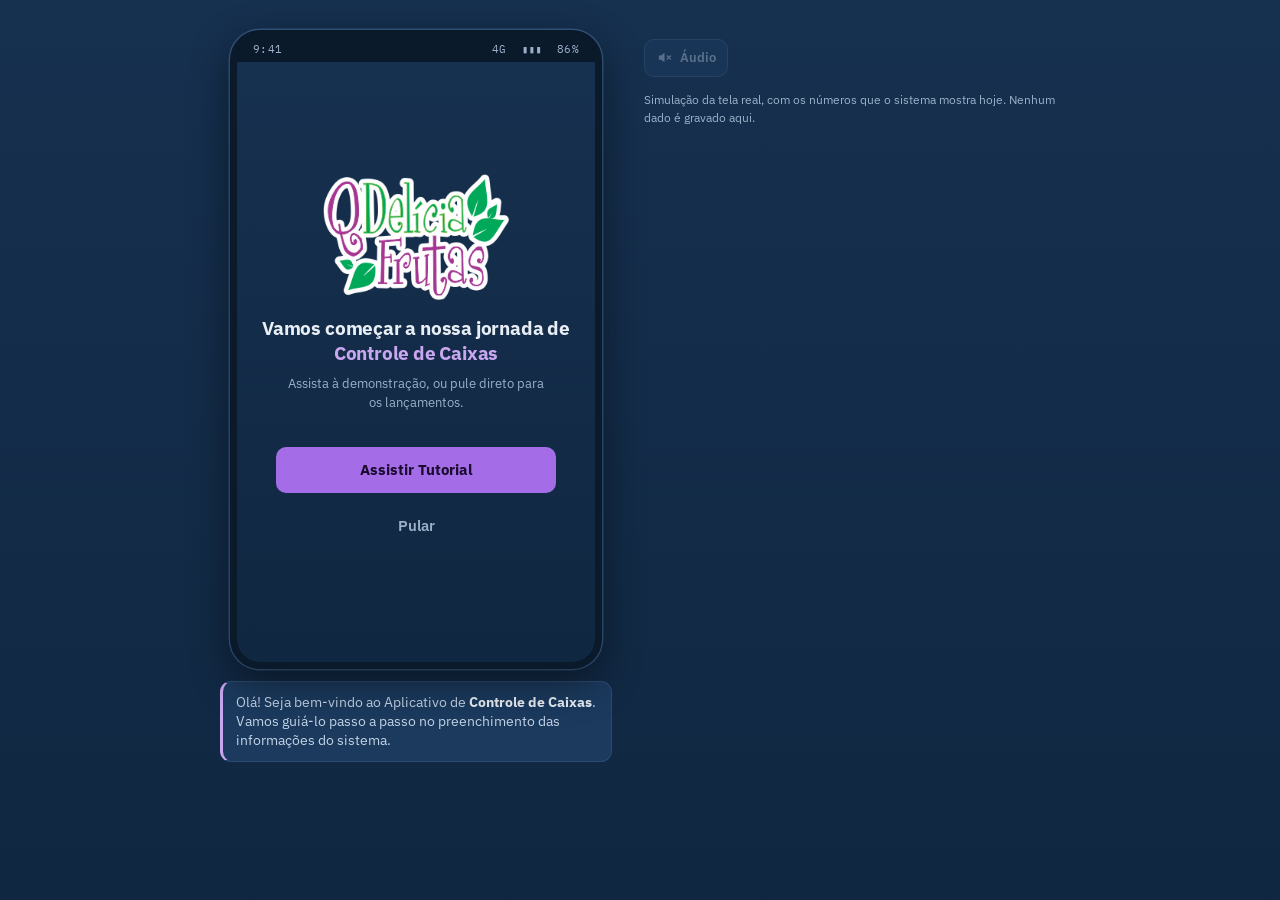
<file: demo-lancamento.html>
<!doctype html>
<html lang="pt-BR" data-fluxo="saida">
<head>
<meta charset="utf-8">
<meta name="viewport" content="width=device-width,initial-scale=1,viewport-fit=cover">
<title>Demonstração — lançar saída e retorno</title>
<link rel="preconnect" href="https://fonts.googleapis.com">
<link rel="preconnect" href="https://fonts.gstatic.com" crossorigin>
<link href="https://fonts.googleapis.com/css2?family=IBM+Plex+Mono:wght@400;600;700&family=IBM+Plex+Sans:wght@400;600;700&display=swap" rel="stylesheet">
<!-- A FOLHA DO APP VEM ANTES da do demo: e dela que saem as cores da empresa, e a
     ordem importa — a folha do demo precisa poder sobrescrever o que for dela. -->
<link rel="stylesheet" href="styles.css?v=6029d360">
<style>
:root{
  /* ================= SEM PALETA PROPRIA =================
   *
   * O demo chegou com UM tema e UM fundo escritos a mao. Dentro do app isso queria
   * dizer: o escritorio escolhe roxo em Aparencia, e o tutorial continua verde — a
   * mesma empresa com duas caras, a um toque de distancia.
   *
   * Aqui os tokens dele viram APELIDOS dos tokens do app. A folha do demo nao muda em
   * regra nenhuma; muda so de onde vem a cor. Trocar a cor da empresa passa a trocar a
   * cor do tutorial junto, sem ninguem mexer neste arquivo.
   *
   * SAIDA E AZUL, RETORNO E VERDE. O demo trazia o contrario — saida verde, retorno
   * azul. Nao e detalhe: o painel, os graficos e o extrato pintam saida com
   * `--azul-cheio` e retorno com `--verde-cheio`, e um tutorial que ensina o codigo de
   * cor invertido ensina a ler errado a tela que vem depois dele. */
  --dl-marca:var(--brand); --dl-sobre-marca:var(--sobre-brand);
  --dl-marca-ink:var(--roxo-txt); --dl-marca-rgb:var(--brand-rgb);
  --dl-brand:var(--brand);
  --dl-saida:var(--azul-cheio); --dl-retorno:var(--verde-cheio);
  --dl-warn:var(--ambar); --dl-danger:var(--vermelho);
  --dl-radius:var(--raio-sm); --dl-radius-lg:var(--raio);
  --dl-font:var(--fonte); --dl-mono:var(--fonte-mono);
  /* As superficies do demo nao sao as do app com outro nome: o `surface-2` dele e mais
     ESCURO que o cartao (e o `--campo` daqui), e o `surface-3` e mais claro. Por isso
     cada um aponta para o degrau certo, e nao para o de nome parecido. */
  --dl-bg:var(--bg); --dl-fim:var(--campo);
  --dl-surface:var(--surface); --dl-surface-2:var(--campo); --dl-surface-3:var(--surface-2);
  --dl-line:var(--linha); --dl-line-2:var(--neutro); --dl-line-3:var(--linha-viva);
  --dl-text:var(--txt); --dl-text-soft:var(--txt2); --dl-text-muted:var(--txt3);
}
*{box-sizing:border-box}
html,body{margin:0;padding:0;min-height:100%}
body{background:linear-gradient(180deg,var(--dl-bg) 0%,var(--dl-fim) 100%) fixed;color:var(--dl-text);
  font-family:var(--dl-font);font-size:15px;line-height:1.5;-webkit-font-smoothing:antialiased}
:where(a,button):focus-visible{outline:2px solid var(--dl-marca-ink);outline-offset:2px}

.tela{max-width:460px;margin:0 auto;padding:14px 14px 26px}


/* ---------- escolher o fluxo ---------- */
.fluxos{display:grid;grid-template-columns:1fr 1fr;gap:8px;margin-bottom:12px}
.fluxo{display:flex;align-items:center;gap:9px;padding:9px 11px;border:1.5px solid var(--dl-line-2);
  border-radius:var(--dl-radius);background:var(--dl-surface);color:var(--dl-text-soft);
  font:inherit;font-size:14px;font-weight:700;cursor:pointer;text-align:left}
.fluxo i{width:26px;height:26px;flex:0 0 auto;display:inline-flex;align-items:center;
  justify-content:center;border-radius:8px;font-style:normal;font-size:14px}
.fluxo--s i{background:rgba(52,196,110,.16);color:var(--dl-saida)}
.fluxo--r i{background:rgba(111,168,240,.16);color:var(--dl-retorno)}
[data-fluxo="saida"] .fluxo--s{border-color:var(--dl-saida);background:rgba(52,196,110,.12);color:var(--dl-text)}
[data-fluxo="retorno"] .fluxo--r{border-color:var(--dl-retorno);background:rgba(111,168,240,.12);color:var(--dl-text)}

/* ---------- palco (o que entra no vídeo) ---------- */
.palco{position:relative}

.fone{position:relative;width:100%;max-width:372px;margin:0 auto;
  border:7px solid #0B1A2B;border-radius:30px;background:#0B1A2B;
  box-shadow:0 14px 40px rgba(0,0,0,.45),0 0 0 1.5px var(--dl-line-2)}
.fone__barra{display:flex;align-items:center;justify-content:space-between;
  padding:5px 16px 4px;font-family:var(--dl-mono);font-size:10.5px;color:var(--dl-text-muted);
  letter-spacing:.04em}
.fone__vp{position:relative;height:600px;overflow:hidden;border-radius:0 0 23px 23px;
  background:linear-gradient(180deg,var(--dl-bg) 0%,var(--dl-fim) 100%)}

/* ---------- o dedo ---------- */
.dedo{position:absolute;left:0;top:0;width:36px;height:36px;margin:-18px 0 0 -18px;
  border-radius:50%;background:rgba(255,255,255,.20);border:2px solid rgba(255,255,255,.78);
  box-shadow:0 3px 14px rgba(0,0,0,.5);pointer-events:none;z-index:60;opacity:0;
  transform:translate(var(--x,60px),var(--y,60px)) scale(var(--s,1));
  transition:transform .36s cubic-bezier(.3,.72,.2,1),opacity .22s linear}
.dedo--on{opacity:1}
.dedo b{position:absolute;inset:-7px;border-radius:50%;border:2.5px solid var(--dl-marca-ink);
  opacity:0}
.dedo--toca b{animation:toque .42s ease-out}
@keyframes toque{0%{opacity:.95;transform:scale(.45)}100%{opacity:0;transform:scale(1.6)}}

/* ---------- a tela do app ---------- */
.ap{position:absolute;inset:0;display:flex;flex-direction:column}
/* z-index no cabeçalho: o corpo transformado cria contexto de empilhamento e,
   sem isto, o conteúdo que sobe passa POR CIMA do cabeçalho em vez de sumir
   debaixo dele — que é como rolagem se parece num app de verdade */
.ap__cab{position:relative;z-index:5;flex:0 0 auto;display:flex;align-items:center;gap:9px;
  padding:11px 14px;border-bottom:1px solid var(--dl-line);background:var(--dl-surface-2)}
.ap__corpo{position:relative;z-index:1}
.ap__cab b{font-size:14.5px}
.ap__cab span{font-size:11.5px;color:var(--dl-text-muted)}
.ap__sair{margin-left:auto;flex:0 0 auto;padding:5px 11px;border:1px solid var(--dl-line-3);
  border-radius:8px;background:transparent;color:var(--dl-text-soft);font:inherit;font-size:12px;
  font-weight:600;cursor:pointer}
.ap__volta{width:24px;height:24px;display:inline-flex;align-items:center;justify-content:center;
  border-radius:7px;background:var(--dl-surface-3);color:var(--dl-text-soft);font-size:13px}
/* o corpo sobe quando o teclado abre, como num app de verdade: sem isto o
   teclado tapa justamente a contagem e o total, que é o que precisa ser visto */
/* sem overflow:hidden aqui de propósito: quem recorta é o .fone__vp.
   Se o recorte ficasse neste elemento, o translateY levaria a caixa de
   recorte junto e o conteúdo que sobra embaixo nunca apareceria. */
.ap__corpo{flex:1 1 auto;padding:12px 13px;
  transition:transform .32s cubic-bezier(.25,.8,.3,1)}
.ap__r{margin:0 0 7px;font-size:10.5px;letter-spacing:.08em;text-transform:uppercase;
  color:var(--dl-text-muted)}
.ap__r+.ap__r{margin-top:12px}

.ap__acao{display:flex;width:100%;align-items:center;gap:11px;padding:13px 12px;margin-bottom:9px;
  border:1.5px solid var(--dl-line-2);border-radius:var(--dl-radius-lg);background:var(--dl-surface);
  color:var(--dl-text);font:inherit;text-align:left}
.ap__acao i{width:34px;height:34px;flex:0 0 auto;display:inline-flex;align-items:center;
  justify-content:center;border-radius:10px;font-style:normal;font-size:16px}
.ap__acao--s i{background:rgba(52,196,110,.16);color:var(--dl-saida)}
.ap__acao--r i{background:rgba(111,168,240,.16);color:var(--dl-retorno)}
.ap__acao b{display:block;font-size:14.5px}
.ap__acao em{display:block;font-style:normal;font-size:11.5px;color:var(--dl-text-muted)}

.ap__mini{border:1px solid var(--dl-line);border-radius:var(--dl-radius);background:var(--dl-surface);
  overflow:hidden}
.ap__mini div{display:flex;align-items:center;justify-content:space-between;gap:8px;
  padding:9px 11px;font-size:12.5px;color:var(--dl-text-soft)}
.ap__mini div+div{border-top:1px solid var(--dl-line)}
.ap__mini .dl-n{font-family:var(--dl-mono);font-weight:600;color:var(--dl-text)}
.ap__mini .novo{background:rgba(var(--dl-marca-rgb),.14)}
/* O DIA VAZIO TEM DE SER DITO. A lista sem nada dentro e' uma moldura de 1px que
   nao se distingue de um pedaco de tela que nao carregou. */
.ap__mini__vazio{padding:12px 14px;font-size:12.5px;color:var(--dl-text-muted)}

/* rótulo em cima e caixa embaixo, como no app */
.ap__campo{display:flex;align-items:center;gap:8px;min-height:44px;padding:0 11px;margin-bottom:10px;
  border:1.5px solid var(--dl-line-2);border-radius:var(--dl-radius);background:var(--dl-surface-2)}
.ap__campo--foco{border-color:var(--dl-marca-ink);box-shadow:0 0 0 3px rgba(var(--dl-marca-rgb),.20)}
.ap__lab{display:block;margin-bottom:4px;font-size:12px;color:var(--dl-text-soft)}
.ap__val{flex:1 1 auto;min-width:0;font-size:14px;font-weight:600;
  overflow:hidden;text-overflow:ellipsis;white-space:nowrap}
.ap__val--v{color:var(--dl-text-muted);font-weight:400}
.ap__seta{flex:0 0 auto;color:var(--dl-text-muted);font-size:13px}
.ob{font-style:normal;color:var(--dl-warn)}
.ap__cartao{padding:11px 12px;margin-bottom:13px;border:1px solid var(--dl-line);
  border-radius:var(--dl-radius);background:var(--dl-surface)}
.ap__cartao b{display:block;font-size:14.5px;margin-bottom:3px}
.ap__cartao p{margin:0;font-size:11.5px;line-height:1.4;color:var(--dl-text-muted)}
.ap__req{margin:-2px 0 12px;font-size:11px;color:var(--dl-text-muted)}
/* tela de encerramento */
.ap__fim{display:flex;flex-direction:column;align-items:center;justify-content:center;
  text-align:center;padding:18px 20px}
.ap__fim__logo{width:186px;height:auto;margin-bottom:16px}
.ap__fim i{width:48px;height:48px;display:inline-flex;align-items:center;justify-content:center;
  border-radius:999px;background:rgba(var(--dl-marca-rgb),.18);border:2px solid var(--dl-marca);
  color:var(--dl-marca-ink);font-style:normal;font-size:23px;margin-bottom:14px}
.ap__fim h2{margin:0 0 10px;font-size:19px;line-height:1.28;font-weight:700;letter-spacing:-.01em}
.ap__fim h2 b{color:var(--dl-marca-ink)}
.ap__fim p{margin:0 0 24px;font-size:13px;line-height:1.45;color:var(--dl-text-muted);max-width:270px}
.ap__fim .ap__grv{max-width:280px}
.ap__fim__l{display:flex;gap:9px;width:100%;max-width:280px;margin-top:9px}
.ap__fim__l .ap__grv{flex:1 1 0;margin-top:0}
/* seletor com .ap__fim de propósito: a regra base .ap__grv vem depois nesta
   folha e, com a mesma especificidade, ganharia — os três botões saíam verdes */
.ap__fim .ap__grv--sec{background:transparent;color:var(--dl-text);
  border:1.5px solid var(--dl-line-3);font-weight:600}
.ap__fim .ap__grv--fan{background:transparent;color:var(--dl-text-muted);
  border:1.5px solid transparent;font-weight:600}

.ap__ref{display:flex;align-items:center;justify-content:space-between;gap:8px;
  padding:7px 11px;margin:-4px 0 10px;border-radius:9px;background:rgba(111,168,240,.12);
  font-size:11.5px;color:var(--dl-text-soft)}
.ap__ref b{font-family:var(--dl-mono);font-size:13px;color:var(--dl-retorno)}

.ap__cont{border:1px solid var(--dl-line);border-radius:var(--dl-radius);background:var(--dl-surface-2);
  overflow:hidden}
.ap__ln{display:flex;align-items:center;justify-content:space-between;gap:9px;padding:6px 11px;
  font-size:13.5px}
.ap__ln+.ap__ln{border-top:1px solid var(--dl-line)}
.ap__ln .cz{color:var(--dl-text-muted);font-size:11.5px}
.ap__cx{min-width:62px;height:32px;display:inline-flex;align-items:center;justify-content:flex-end;
  padding:0 10px;border:1.5px solid var(--dl-line-2);border-radius:9px;background:var(--dl-surface-3);
  font-family:var(--dl-mono);font-size:14.5px;font-weight:600;color:var(--dl-text)}
.ap__cx--foco{border-color:var(--dl-marca-ink);box-shadow:0 0 0 3px rgba(var(--dl-marca-rgb),.20)}
.ap__cx--erro{border-color:var(--dl-danger);color:var(--dl-danger);box-shadow:0 0 0 3px rgba(255,153,153,.18)}
.ap__cx i{display:inline-block;width:1.5px;height:17px;margin-left:2px;background:var(--dl-marca-ink);
  animation:pisca 1s steps(1) infinite}
@keyframes pisca{50%{opacity:0}}

.ap__tot{display:flex;align-items:center;justify-content:space-between;gap:9px;
  margin-top:9px;padding:9px 12px;border:1px solid var(--dl-line-2);border-radius:var(--dl-radius);
  background:var(--dl-surface);font-size:13px;color:var(--dl-text-soft)}
.ap__tot b{font-family:var(--dl-mono);font-size:19px;font-weight:700;color:var(--dl-text)}
.ap__tot--neg b{color:var(--dl-danger)}
.ap__tot--pulso{animation:pulso .7s ease-out}
@keyframes pulso{0%{box-shadow:0 0 0 0 rgba(var(--dl-marca-rgb),.55)}
  100%{box-shadow:0 0 0 13px rgba(var(--dl-marca-rgb),0)}}

.ap__obs{margin-top:9px;padding:8px 11px;border:1.5px solid var(--dl-line-2);border-radius:var(--dl-radius);
  background:var(--dl-surface-2);min-height:62px}
.ap__obs--foco{border-color:var(--dl-marca-ink);box-shadow:0 0 0 3px rgba(var(--dl-marca-rgb),.20)}
.ap__obs p{margin:3px 0 0;font-size:13px;line-height:1.35;min-height:18px}
.ap__obs i{display:inline-block;width:1.5px;height:15px;vertical-align:-2px;
  background:var(--dl-marca-ink);animation:pisca 1s steps(1) infinite}

.ap__grv{display:block;width:100%;margin-top:10px;padding:12px;border:0;border-radius:var(--dl-radius);
  background:var(--dl-marca);color:var(--dl-sobre-marca);font:inherit;font-size:14.5px;font-weight:700}
.ap__grv[disabled]{background:var(--dl-surface-3);color:var(--dl-text-muted)}
.ap--tec .ap__grv{visibility:hidden}

.ap__alerta{margin-top:9px;padding:9px 11px;border:1px solid rgba(255,153,153,.5);
  border-radius:var(--dl-radius);background:rgba(255,153,153,.10);font-size:12.5px;
  line-height:1.4;color:var(--dl-text-soft)}
.ap__alerta b{color:var(--dl-danger)}

/* folha (select) e teclados */
.dl-folha,.tec{position:absolute;left:0;right:0;bottom:0;z-index:30;
  border-top:1px solid var(--dl-line-2);background:var(--dl-surface-2);
  box-shadow:0 -10px 26px rgba(0,0,0,.36);
  transform:translateY(102%);transition:transform .3s cubic-bezier(.25,.8,.3,1)}
.dl-folha--on,.tec--on{transform:translateY(0)}
.dl-folha{border-radius:16px 16px 0 0;padding:9px 11px 13px}
.dl-folha__t{margin:2px 0 8px;font-size:10.5px;letter-spacing:.08em;text-transform:uppercase;
  color:var(--dl-text-muted)}
.dl-folha__o{display:flex;align-items:center;justify-content:space-between;gap:8px;width:100%;
  padding:10px 11px;margin-bottom:6px;border:1px solid var(--dl-line);border-radius:10px;
  background:var(--dl-surface);color:var(--dl-text);font:inherit;font-size:13.5px;text-align:left}

.tec{padding:7px 6px 10px}
.tec__g{display:grid;gap:5px}
.tec--num .tec__g{grid-template-columns:repeat(3,1fr)}
.tec__k{padding:11px 0;border:1px solid var(--dl-line);border-radius:9px;background:var(--dl-surface-3);
  color:var(--dl-text);font-family:var(--dl-mono);font-size:17px;font-weight:600;text-align:center}
.tec--txt .tec__l{display:flex;gap:4px;margin-bottom:5px;justify-content:center}
.tec--txt .tec__k{flex:1 1 0;min-width:0;padding:9px 0;font-family:var(--dl-font);font-size:14px}
.tec__k--w{flex:3 1 0 !important}

.flash{animation:fl .55s ease-out}
@keyframes fl{0%{background-color:rgba(var(--dl-marca-rgb),.34)}100%{background-color:transparent}}

.toast{position:absolute;left:12px;right:12px;bottom:14px;z-index:50;
  display:flex;align-items:center;gap:10px;padding:11px 13px;border-radius:13px;
  border:1px solid rgba(52,196,110,.45);background:rgba(20,58,40,.96);
  box-shadow:0 10px 30px rgba(0,0,0,.45);font-size:13px;
  transform:translateY(130%);transition:transform .34s cubic-bezier(.25,.85,.3,1)}
.toast--on{transform:translateY(0)}
.toast i{width:24px;height:24px;flex:0 0 auto;display:inline-flex;align-items:center;
  justify-content:center;border-radius:50%;background:var(--dl-saida);color:#0A1F38;
  font-style:normal;font-size:13px;font-weight:700}
.toast b{display:block;font-size:13px}
.toast em{display:block;font-style:normal;font-size:11.5px;color:var(--dl-text-soft)}

/* ---------- legenda ---------- */
.leg{min-height:68px;margin:12px auto 0;max-width:372px;padding:11px 13px;
  border:1px solid var(--dl-line);border-left:3px solid var(--dl-marca-ink);
  border-radius:11px;background:var(--dl-surface);font-size:13.5px;line-height:1.42;
  color:var(--dl-text-soft)}
.leg b{color:var(--dl-text)}
.leg--erro{border-left-color:var(--dl-danger)}
.leg--erro b{color:var(--dl-danger)}

/* ---------- controles (fora do vídeo) ---------- */
.ctrl{display:flex;align-items:center;gap:8px;max-width:372px;margin:13px auto 0}
.ctrl button{padding:8px 12px;border:1px solid var(--dl-line-2);border-radius:10px;
  background:var(--dl-surface);color:var(--dl-text);font:inherit;font-size:13px;font-weight:600;
  cursor:pointer}
.ctrl__b{flex:1 1 auto;height:6px;border-radius:999px;background:rgba(255,255,255,.09);
  overflow:hidden}
.ctrl__b i{display:block;height:100%;width:0;background:var(--dl-marca);border-radius:999px;
  transition:width .3s linear}
.vels{display:flex;gap:5px;max-width:372px;margin:9px auto 0}
.vels button{flex:1 1 0;padding:7px 0;border:1px solid var(--dl-line-2);border-radius:9px;
  background:var(--dl-surface);color:var(--dl-text-muted);font:inherit;font-family:var(--dl-mono);
  font-size:12.5px;cursor:pointer}
.vels button[aria-pressed="true"]{border-color:var(--dl-marca-ink);color:var(--dl-text);
  background:rgba(var(--dl-marca-rgb),.14)}
/* botão de áudio: fica na mesma linha dos controles, sempre à mão */
.som__b{display:inline-flex;align-items:center;gap:7px;flex:0 0 auto;
  padding:8px 11px;border:1px solid var(--dl-line-2);border-radius:10px;
  background:var(--dl-surface);color:var(--dl-text-muted);font:inherit;font-size:13px;
  font-weight:600;cursor:pointer}
.som__b b{font-weight:600}
.som__b .som__on{display:none}
.som__b[aria-pressed="true"]{border-color:var(--dl-marca-ink);color:var(--dl-text);
  background:rgba(var(--dl-marca-rgb),.16)}
.som__b[aria-pressed="true"] .som__on{display:block}
.som__b[aria-pressed="true"] .som__off{display:none}
.som__b[disabled]{opacity:.5;font-weight:400;cursor:default}
.som{display:flex;align-items:center;gap:8px;max-width:372px;margin:9px auto 0}
.som select{flex:1 1 auto;min-width:0;padding:8px 9px;border:1px solid var(--dl-line-2);border-radius:10px;
  background:var(--dl-surface);color:var(--dl-text-soft);font:inherit;font-size:12.5px}
.som select[hidden],.aviso[hidden]{display:none}
/* ---------- editor de falas ---------- */
.ed{max-width:372px;margin:10px auto 0;border:1px solid var(--dl-line-2);border-radius:12px;
  background:var(--dl-surface-2);padding:11px 11px 13px}
.ed[hidden]{display:none}
.ed__t{margin:0 0 4px;font-size:12px;color:var(--dl-text-muted);line-height:1.45}
.ed__i{margin:11px 0 0}
.ed__i label{display:block;font-size:11px;letter-spacing:.05em;text-transform:uppercase;
  color:var(--dl-text-muted);margin-bottom:4px}
.ed__i label b{font-family:var(--dl-mono);text-transform:none;letter-spacing:0;color:var(--dl-marca-ink)}
.ed textarea{display:block;width:100%;min-height:74px;padding:8px 9px;resize:vertical;
  border:1px solid var(--dl-line-2);border-radius:9px;background:var(--dl-surface);
  color:var(--dl-text);font:inherit;font-size:12.5px;line-height:1.4}
.ed textarea:focus{outline:none;border-color:var(--dl-marca-ink);
  box-shadow:0 0 0 3px rgba(var(--dl-marca-rgb),.18)}
.ed__g{margin:16px 0 2px;font-size:11px;letter-spacing:.09em;color:var(--dl-marca-ink);
  border-top:1px solid var(--dl-line);padding-top:11px}
.ed__i{position:relative}
.ed__ouvir{position:absolute;right:6px;bottom:6px;padding:4px 9px;border:1px solid var(--dl-line-2);
  border-radius:7px;background:var(--dl-surface-3);color:var(--dl-text-soft);font:inherit;
  font-size:11px;cursor:pointer}
.ed textarea{padding-right:62px}
.ed__acoes{display:flex;gap:7px;margin-top:12px;flex-wrap:wrap}
.ed__acoes button{flex:1 1 auto;padding:9px 10px;border:1px solid var(--dl-line-2);border-radius:9px;
  background:var(--dl-surface);color:var(--dl-text);font:inherit;font-size:12.5px;font-weight:600;
  cursor:pointer}
.ed__acoes button.pri{border-color:var(--dl-marca);background:var(--dl-marca);color:var(--dl-sobre-marca)}
.ed__ok{margin:9px 0 0;font-size:12px;color:var(--dl-marca-ink);min-height:16px}
.aviso{max-width:372px;margin:8px auto 0;padding:8px 11px;border-radius:9px;
  border:1px solid rgba(243,170,74,.45);background:rgba(243,170,74,.10);
  font-size:12px;line-height:1.45;color:var(--dl-text-soft)}
.nota{max-width:372px;margin:14px auto 0;font-size:12px;line-height:1.5;color:var(--dl-text-muted)}

/* ---------- computador ----------
   Abaixo de 900px é uma coluna só (celular). Acima, o celular fica à
   esquerda e os controles à direita, em vez de virar uma fita estreita
   no meio de uma tela larga. */
@media (min-width:900px){
  .tela{max-width:880px;display:grid;grid-template-columns:392px 1fr;
    column-gap:32px;align-items:start;padding:30px 20px 44px}
  .palco{grid-column:1;grid-row:1 / span 30}
  /* as margens auto centralizavam e encolhiam os controles: na coluna da
     direita eles precisam ocupar a largura toda */
  .ctrl,.vels,.som,.aviso,.ed__b,.ed,.nota{grid-column:2;max-width:none;
    margin-left:0;margin-right:0}
  .ctrl{margin-top:0}
  .som__b,.ed__b .som__b{justify-content:center}
  .leg{max-width:none}
}

/* ================= O EDITOR DE FALAS NAO VAI PARA O GALPAO =================
 *
 * Ele reescreve a narracao e guarda no aparelho. E ferramenta de quem ESCREVE o
 * tutorial, nao de quem o assiste — e no primeiro acesso quem esta na tela e uma pessoa
 * que acabou de chegar. Deixado a vista, o primeiro contato dela com o sistema oferece
 * um campo de texto que muda o que o sistema diz.
 *
 * Ele nao foi removido: vive em `?editar=1`, que e como voce o abre. Dos outros
 * controles, quem assiste fica so' com o audio — ver `data-simples` logo abaixo. */
html:not([data-editor="1"]) .ed,
html:not([data-editor="1"]) .ed__b{display:none}

/* ================= QUEM ASSISTE NAO CONFIGURA =================
 *
 * Pausa, velocidade e escolha de voz sao ferramentas de quem PREPARA o tutorial. Quem
 * acabou de chegar ao sistema nao precisa decidir nada disso: precisa ler a legenda e
 * poder calar a voz se estiver num lugar cheio. O resto e' ruido numa tela de celular
 * que ja' e' pequena — e esta pagina abre no PRIMEIRO acesso de qualquer pessoa.
 *
 * O AVISO DE VOZ METALICA SAI JUNTO: ele existe para dizer "troque a voz", e sem o
 * seletor ao lado vira uma queixa sobre algo que nao da' para resolver.
 *
 * A LEGENDA E O BOTAO DE AUDIO FICAM. Sao os dois unicos que quem assiste usa. */
html[data-simples="1"] .ctrl,
html[data-simples="1"] .vels,
html[data-simples="1"] .aviso,
html[data-simples="1"] #vozes{display:none}

/* modo gravação: só o palco */
[data-gravar="1"] .ctrl,[data-gravar="1"] .som,
[data-gravar="1"] .aviso,[data-gravar="1"] .ed,
[data-gravar="1"] .ed__b,
[data-gravar="1"] .vels,[data-gravar="1"] .nota{display:none}
[data-gravar="1"] .tela{padding-top:10px}
</style>
</head>
<body>

<div class="tela">

  <div class="palco">
    <div class="fone">
      <div class="fone__barra"><span>9:41</span><span>4G &nbsp;▮▮▮&nbsp; 86%</span></div>
      <div class="fone__vp" id="vp">
        <div class="ap" id="ap"></div>
        <div class="dedo" id="dedo"><b></b></div>
      </div>
    </div>
    <p class="leg" id="leg">Carregando…</p>
  </div>

  <div class="ctrl">
    <button type="button" id="reiniciar" title="Recomeçar">↺</button>
    <button type="button" id="tocar">Pausar</button>
    <div class="ctrl__b"><i id="ctrl-i"></i></div>
  </div>

  <div class="vels" id="vels">
    <button type="button" data-v="0.5">0,5×</button>
    <button type="button" data-v="1" aria-pressed="true">1×</button>
    <button type="button" data-v="1.5">1,5×</button>
    <button type="button" data-v="2">2×</button>
  </div>

  <div class="som">
    <button type="button" id="som" class="som__b" aria-pressed="false"
            aria-label="Ligar a narração" title="Ligar a narração">
      <svg viewBox="0 0 24 24" width="17" height="17" aria-hidden="true" focusable="false">
        <path d="M4 9h3.3L12 5.2v13.6L7.3 15H4z" fill="currentColor"/>
        <g class="som__on" fill="none" stroke="currentColor" stroke-width="1.9"
           stroke-linecap="round">
          <path d="M15.4 9.4a3.7 3.7 0 0 1 0 5.2"/>
          <path d="M18 7a7.2 7.2 0 0 1 0 10"/>
        </g>
        <g class="som__off" fill="none" stroke="currentColor" stroke-width="1.9"
           stroke-linecap="round">
          <path d="M15.8 9.8l4.6 4.4M20.4 9.8l-4.6 4.4"/>
        </g>
      </svg>
      <b id="som-t">Áudio</b>
    </button>
    <select id="vozes" aria-label="Voz da narração" hidden></select>
  </div>
  <p class="aviso" id="som-aviso" hidden></p>

  <div class="som ed__b">
    <button type="button" id="abrir-ed" class="som__b" aria-expanded="false"
            style="flex:1 1 auto;justify-content:center">Editar as falas</button>
  </div>

  <div class="ed" id="ed" hidden>
    <p class="ed__t">Altere o texto de cada trecho. A mudança vale na hora, fica
    guardada neste aparelho e também muda o que a voz fala. Use
    <code>&lt;b&gt;palavra&lt;/b&gt;</code> para negrito na legenda.<br>
    <code>{nome}</code> vira o primeiro nome de quem está usando o sistema. Sem
    ninguêm logado, ele some junto com a vírgula: “Olá, {nome}!” fica “Olá!”.</p>
    <div id="ed-campos"></div>
    <p class="ed__ok" id="ed-ok"></p>
    <div class="ed__acoes">
      <button type="button" id="ed-baixar" class="pri">Baixar o HTML com as falas novas</button>
      <button type="button" id="ed-reset">Restaurar os textos originais</button>
    </div>
  </div>

  <p class="nota">Simulação da tela real, com os números que o sistema mostra hoje.
  Nenhum dado é gravado aqui.</p>

</div>

<!-- O NUCLEO, pelos mesmos dois arquivos das outras paginas. Daqui saem a cor
     gravada pela empresa, a sessao de quem entrou e a rota que marca o tutorial como
     visto. Uma copia dessas coisas aqui dentro divergiria no primeiro conserto. -->
<script src="config.js"></script>
<script src="app.js?v=966a9d5f"></script>
<script>
(function () {
  'use strict';
  /* A COR DA EMPRESA, do cache e depois do servidor. E o mesmo caminho das outras
     paginas: `carregarDados` aplica a aparencia guardada na hora e a do servidor
     quando ela chega. Sem isto a pagina abriria no tema padrao e piscaria para o
     escolhido — ou ficaria no padrao, se a rede falhasse. */
  if (/[?&]editar=1/.test(location.search)) {
    document.documentElement.setAttribute('data-editor', '1');
  }

  /* QUEM ASSISTE NAO CONFIGURA.
   *
   * O PADRAO E' O SIMPLES, e nao o contrario: sem nucleo carregado, sem sessao, ou com
   * a leitura do perfil estourando, quem esta' na tela e' tratado como quem assiste.
   * Errar para o lado do simples esconde um botao de alguem que podia usa-lo; errar
   * para o outro entrega pausa, velocidade e troca de voz a toda a operacao — e esta
   * pagina abre no PRIMEIRO acesso de qualquer pessoa.
   *
   * O EDITOR E' EXCECAO, e por isso e' a primeira pergunta: quem abre com `?editar=1`
   * esta' escrevendo o tutorial, e escrever exige ouvir, pausar e trocar a voz. */
  function modoSimples(doc, nucleo) {
    if (doc.documentElement.getAttribute('data-editor') === '1') return false;
    try {
      if (nucleo && typeof nucleo.ehAdmin === 'function' && nucleo.ehAdmin()) return false;
    } catch (e) {}
    return true;
  }
  if (modoSimples(document, window.QDC)) {
    document.documentElement.setAttribute('data-simples', '1');
  }
  try {
    if (window.QDC) {
      var local = window.QDC.cache('dados');
      if (local && local.config) window.QDC.aplicarAparencia(local.config);
      window.QDC.carregarDados().catch(function () {});
    }
  } catch (e) {}
})();
</script>

<script>
(function () {
  'use strict';

  var raiz = document.documentElement;
  function $(id) { return document.getElementById(id); }
  var vp = $('vp'), ap = $('ap'), dedo = $('dedo'), leg = $('leg');

  /* O QUE ESTE ARQUIVO DEMONSTRA: 'ambos', 'saida' ou 'retorno'.
     E' a unica linha que muda entre as tres versoes do demo.
     ELE FALTAVA AQUI, e as outras duas ja o liam: `SO === 'ambos'` aparece no
     roteiro delas como o valor que ESTA pagina teria. Sem a linha, a unica versao
     que de fato e' 'ambos' era a que nao sabia dizer isso de si mesma. */
  var SO = 'ambos';

  var VEL = 1, PAUSA = false, TOKEN = 0, ATO = 0, TOTAL = 1;

  /* ==================================================================
     FALAS — É AQUI QUE VOCÊ EDITA O TEXTO DE CADA TRECHO.

     Cada linha é uma cena. Troque o texto entre aspas à vontade.
     O que estiver entre <b> e </b> aparece em negrito na legenda
     (a voz ignora as marcações, ela lê só o texto).

     Regras para não quebrar nada:
       • não mude os nomes à esquerda (s01, s02, r01...);
       • mantenha as aspas simples no começo e no fim;
       • se o seu texto tiver um apóstrofo, escreva \' (barra + aspa).

     Este mesmo texto é o que vai para o narracao.json e vira o áudio
     gravado — então editar aqui é editar a voz também.
     ================================================================== */
  var FALAS = {

    /* ---------- SAÍDA ---------- */
    s01:   'Neste momento, você aprenderá como realizar os <b>lançamentos de saída</b> de maneira rápida e fácil.',
    sData: 'Confirme a <b>data do movimento</b>. Ela já vem com o dia de hoje.',
    s02:   'Selecione o local de <b>saída</b>.',
    s03:   'Selecione o <b>destino</b>.',
    s04:   'Selecione o <b>motorista</b> responsável.',
    s05:   'Selecione o <b>veículo</b>.',
    s06:   'Vamos agora preencher as <b>quantidades</b>, um tipo de caixa de cada vez.',
    s07:   'Confira o <b>total</b> e grave o lançamento.',
    s08:   'Pronto. O lançamento entra em <b>Movimentos</b> na hora e o saldo já muda.',

    /* passagem automática da saída para o retorno */
    s09:   'Lançamento de saída concluído. Vamos seguir para os <b>lançamentos de retorno</b>.',

    /* ---------- RETORNO ---------- */
    /* r01 é falado quando alguém abre o retorno direto, pela aba */
    r01:   'Neste momento, você aprenderá como realizar os <b>lançamentos de retorno</b> de maneira rápida e fácil.',
    /* r01b é falado quando o retorno veio emendado no fim da saída */
    r01b:  'Estamos de volta ao início. Toque em <b>Lançar retorno</b>.',
    rData: 'Confirme a <b>data do movimento</b>. Ela já vem com o dia de hoje.',
    r02:   'Selecione a origem <b>de retorno da caixa</b>.',
    r03:   'Selecione o <b>destino de envio da caixa</b>.',
    r04:   'Selecione o <b>motorista responsável</b> pelo retorno.',
    r05:   'Selecione o <b>veículo</b> que trouxe as caixas.',
    r06:   'Vamos agora preencher as <b>quantidades</b> que voltaram, um tipo de caixa de cada vez.',
    r07:   'Confira o <b>total</b> e grave o lançamento.',
    r08:   'Pronto. O retorno entra em <b>Movimentos</b> na hora e o saldo já muda.',

    /* ---------- ENTRADA E ENCERRAMENTO ---------- */
    entrada: 'Olá, {nome}! Seja bem-vindo ao Aplicativo de <b>Controle de Caixas</b>. Vamos guiá-lo passo a passo no preenchimento das informações do sistema.',
    fim:     'Pronto. Sempre que precisar, é só voltar aqui e assistir de novo. Toque em <b>Pular</b> para ir aos lançamentos.'
  };

  /* Rótulos dos botões da tela de entrada. Mude aqui; se mudar, lembre de
     ajustar as falas 'entrada' e 'fim', que citam esses nomes.

     O BOTAO "LER" SAIU, a pedido do escritorio. Ele abria o `manual.html`, que agora
     tem lugar proprio no painel — SISTEMA > Manual de Uso. Saiu inteiro: rotulo,
     endereco, tratador do clique e ouvinte do evento. Botao desligado que fica no
     arquivo e o proximo a voltar sozinho num conserto distraido. */
  var BOTOES = {
    assistir: 'Assistir Tutorial',
    pular:    'Pular',
    sair:     'Sair'
  };


  /* ------------------------------------------------------------------
     dorme(ms): a única fonte de tempo da animação.
     Respeita pausa e velocidade, e é cancelada quando o TOKEN muda
     (reiniciar ou trocar de fluxo) — senão duas sequências rodariam
     em cima da mesma tela.
  ------------------------------------------------------------------ */
  function dorme(ms) {
    var meu = TOKEN;
    return new Promise(function (ok, falha) {
      var resta = ms;
      var t = setInterval(function () {
        if (meu !== TOKEN) { clearInterval(t); falha('cancelado'); return; }
        if (PAUSA) return;
        resta -= 34 * VEL;
        if (resta <= 0) { clearInterval(t); ok(); }
      }, 34);
    });
  }

  /* ---- o dedo ---- */
  /* getBoundingClientRect devolve px já com zoom aplicado; translate() dentro
     do mesmo contexto usa px sem zoom. Sem dividir pelo zoom, o dedo aterrissa
     no dobro da distância. Com zoom 1 o divisor é 1 e nada muda. */
  function zoom() {
    var r = vp.getBoundingClientRect();
    return vp.offsetWidth ? r.width / vp.offsetWidth : 1;
  }
  function pos(el) {
    var a = el.getBoundingClientRect(), b = vp.getBoundingClientRect(), z = zoom() || 1;
    return { x: (a.left - b.left + a.width / 2) / z, y: (a.top - b.top + a.height / 2) / z };
  }
  async function mover(el, ms) {
    ms = ms || 420;
    var p = pos(el);
    dedo.style.transitionDuration = (ms / VEL) + 'ms, .22s';
    dedo.classList.add('dedo--on');
    dedo.style.setProperty('--x', p.x + 'px');
    dedo.style.setProperty('--y', p.y + 'px');
    await dorme(ms);
  }
  /* O TIQUE DO TOQUE.
   *
   * Sem som, o dedo encosta e nada responde: a tela muda e nao ha o que ligue a mudanca
   * ao gesto. O tique e' curto e baixo de proposito — ele confirma o toque, nao anuncia.
   *
   * GERADO, e nao baixado: um arquivo de audio seria mais um pedido de rede numa pagina
   * que roda sozinha, e um tique que chega depois do toque e' pior do que nenhum.
   *
   * SEGUE O BOTAO DE AUDIO: quem desligou a voz desligou o som da demonstracao inteira,
   * e um tique sobrevivente seria justamente a coisa que ela desligou o som para evitar.
   */
  var AUDIO = null;
  function tique() {
    if (!SOM) return;
    try {
      var AC = window.AudioContext || window.webkitAudioContext;
      if (!AC) return;
      if (!AUDIO) AUDIO = new AC();
      if (AUDIO.state === 'suspended') AUDIO.resume();
      var agora = AUDIO.currentTime;
      var o = AUDIO.createOscillator(), g = AUDIO.createGain();
      o.type = 'square';
      o.frequency.setValueAtTime(1700, agora);
      /* A rampa exponencial nao aceita zero: o corte seco estala, e o estalo e' mais
         alto que o tique. */
      g.gain.setValueAtTime(0.0001, agora);
      g.gain.exponentialRampToValueAtTime(0.05, agora + 0.004);
      g.gain.exponentialRampToValueAtTime(0.0001, agora + 0.05);
      o.connect(g); g.connect(AUDIO.destination);
      o.start(agora); o.stop(agora + 0.06);
    } catch (e) {}
  }

  async function tocar(el) {
    tique();
    dedo.style.setProperty('--s', '.82');
    dedo.classList.add('dedo--toca');
    if (el) { el.classList.remove('flash'); void el.offsetWidth; el.classList.add('flash'); }
    await dorme(170);
    dedo.style.setProperty('--s', '1');
    await dorme(150);
    dedo.classList.remove('dedo--toca');
  }
  async function bater(el, msMover) { await mover(el, msMover); await tocar(el); }
  function sumir() { dedo.classList.remove('dedo--on'); }

  /* ------------------------------------------------------------------
     NARRAÇÃO
     Usa a voz do próprio aparelho (Web Speech API). Não baixa nada e não
     depende de servidor. Começa desligada porque o navegador só deixa
     falar depois de um toque do usuário.
  ------------------------------------------------------------------ */
  var VOZES = [], VOZ = null, SOM = false;
  var temVoz = ('speechSynthesis' in window);
  var CHAVE_SOM = 'caixas.demo.som';

  /* localStorage falha em janela anônima, com cookies bloqueados e dentro de
     iframe. Nunca pode derrubar a tela por causa de uma preferência. */
  function lembrar(v) {
    try { localStorage.setItem(CHAVE_SOM, v ? '1' : '0'); } catch (e) {}
  }
  /* A PESSOA JA ESCOLHEU alguma vez? E' diferente de "escolheu desligado": sem esta
     distincao, ligar a voz sozinho no primeiro acesso passaria por cima de quem a
     desligou de proposito, toda vez que ela abrisse o tutorial de novo. */
  function escolheuSom() {
    try { return localStorage.getItem(CHAVE_SOM) !== null; } catch (e) { return false; }
  }
  function lembrado() {
    try { return localStorage.getItem(CHAVE_SOM) === '1'; } catch (e) { return false; }
  }

  var FEMININA = /luciana|francisca|thalita|maria|camila|fernanda|joana|leticia|vitoria|yara|brenda|elza|giovanna|female|feminin|mulher/i;
  /* As vozes "Desktop"/SAPI do Windows e a espeak do Linux são da geração
     difone — é delas que vem o som metálico. As Natural/Neural/Online da
     Microsoft e as do Google são neurais e soam como gente. */
  var BOA = /natural|neural|online|google|siri|premium|enhanced|eloquence/i;
  var RUIM = /desktop|sapi|espeak|compact|festival|pico/i;

  /* A QUALIDADE VEM ANTES DO TIMBRE.
   *
   * O peso de "feminina" era 60 e o de "neural" era 45: no Chrome, onde as vozes sao
   * "Microsoft Maria", "Google portugues do Brasil" e "Microsoft Daniel", a Maria
   * ganhava — e ela e' a voz difone antiga do Windows, a do som metalico. A Google e'
   * neural e soa como gente. O demo escolhia a pior das tres por causa do timbre.
   *
   * O TIMBRE CONTINUA PESANDO, como desempate: entre duas vozes da mesma geracao, a
   * feminina vem primeiro — foi o que se pediu. O que ele nao faz mais e' passar na
   * frente de uma voz de outra geracao. */
  function pontos(v) {
    var n = v.name || '', s = 0;
    if (/pt[-_]?BR/i.test(v.lang)) s += 100;
    if (BOA.test(n)) s += 80;                /* neural/natural/online/google */
    if (v.localService === false) s += 25;   /* voz de servidor: quase sempre neural */
    if (FEMININA.test(n)) s += 30;           /* desempate entre vozes da mesma geracao */
    if (RUIM.test(n)) s -= 40;
    return s;
  }

  /* ROBOTICA E' O QUE NAO TEM MARCA DE QUALIDADE E MORA NO APARELHO.
   *
   * A prova antiga exigia a palavra "Desktop" ou "SAPI" no nome — e no Chrome a mesma
   * voz se chama so' "Microsoft Maria - Portuguese (Brazil)", sem sufixo nenhum. O aviso
   * de "voz metalica" nunca aparecia justamente no navegador em que a voz metalica era a
   * escolhida.
   * `localService === false` e' a pista que sobra: voz que vem de servidor e' quase
   * sempre neural. Uma voz LOCAL sem marca de qualidade e' quase sempre da geracao
   * antiga. */
  function ehRobotica(v) {
    if (!v) return false;
    var n = v.name || '';
    if (BOA.test(n)) return false;
    return RUIM.test(n) || v.localService !== false;
  }

  /* A MELHOR DA LISTA QUE NAO SEJA A ESCOLHIDA — ou nada, se a escolhida ja e' a melhor.
     E' o que transforma o aviso de lamento em caminho: "ha uma voz melhor, e o nome dela
     e' este". */
  function melhorQue(v) {
    for (var i = 0; i < VOZES.length; i++) {
      if (VOZES[i] !== v && !ehRobotica(VOZES[i])) return VOZES[i];
    }
    return null;
  }

  /* A VOZ ESCOLHIDA PELA EMPRESA.
   *
   * Ela vem da configuracao — e' uma escolha so' para todas as telas do galpao, pela
   * mesma razao do tema e do fundo — e chega aqui pelo armazenamento do dominio, onde
   * o painel e o app de campo a deixam ao carregar os dados. Lida dali, ela ja esta
   * pronta quando a primeira fala sai; buscada na rede, a primeira frase sairia na voz
   * errada e trocaria no meio.
   *
   * PELO NOME, e nao por um numero: a lista de vozes muda de ordem entre aparelhos, e o
   * indice 2 de uma maquina e' outra voz na maquina do lado. */
  function vozDaEmpresa() {
    try { return localStorage.getItem('qdc_voz') || ''; } catch (e) { return ''; }
  }

  /* ESCOLHER AQUI PASSA A VALER PARA TODO MUNDO — mas quem grava no servidor e' o
     PAINEL, e a razao e' PERMISSAO, e nao falta de acesso: esta pagina fala com a API
     (o `marcar()` la' embaixo anota que o tutorial foi visto). Ela abre no PRIMEIRO
     ACESSO de qualquer pessoa, e gravando daqui um motorista mexendo no seletor
     trocaria a voz de toda a equipe. O painel confere o perfil antes de gravar.
     Sem o painel em volta, a escolha vale para este aparelho e pronto.
     `try` porque o `parent` de outro dominio recusa a leitura, e `'*'` porque o painel
     confere o conteudo do recado, nao a origem — ele so' aceita o que reconhece. */
  function avisarVozEscolhida(nome) {
    try { localStorage.setItem('qdc_voz', String(nome || '')); } catch (e) {}
    try {
      if (window.parent && window.parent !== window) {
        window.parent.postMessage({ qdc: 'voz', nome: String(nome || '') }, '*');
      }
    } catch (e) {}
  }

  function carregarVozes() {
    if (!temVoz) return;
    var todas = speechSynthesis.getVoices() || [];
    VOZES = todas.filter(function (v) { return /^pt/i.test(v.lang); })
      .sort(function (a, b) { return pontos(b) - pontos(a); });
    VOZ = VOZES[0] || null;
    /* A ESCOLHA DA EMPRESA GANHA DA ORDEM, quando a voz dela existe neste aparelho.
       Quando nao existe — a Thalita, por exemplo, so' aparece no Edge —, fica a melhor
       daqui: e' melhor a segunda voz falando do que a primeira em silencio. */
    var pedida = vozDaEmpresa();
    if (pedida) {
      for (var q = 0; q < VOZES.length; q++) {
        if (VOZES[q].name === pedida) { VOZ = VOZES[q]; break; }
      }
    }
    var sel = $('vozes');
    sel.innerHTML = VOZES.map(function (v, k) {
      return '<option value="' + k + '"' + (v === VOZ ? ' selected' : '') + '>' +
             v.name + ' (' + v.lang + ')</option>';
    }).join('');
    pintarSom();
  }

  /* estado visível do botão e do que depende dele */
  function pintarSom() {
    var b = $('som');
    var possivel = temVoz && VOZES.length > 0;
    b.disabled = !possivel;
    b.setAttribute('aria-pressed', String(SOM && possivel));
    b.setAttribute('aria-label', SOM ? 'Desligar a narração' : 'Ligar a narração');
    b.title = possivel
      ? (SOM ? 'Desligar a narração' : 'Ligar a narração')
      : 'Este aparelho não tem voz em português';
    $('som-t').textContent = SOM && possivel ? 'Áudio ligado' : 'Áudio';
    $('vozes').hidden = !(SOM && possivel && VOZES.length > 1);
    var av = $('som-aviso');
    if (!temVoz) {
      av.hidden = false;
      av.textContent = 'Este navegador não tem síntese de voz. As legendas continuam valendo.';
    } else if (!VOZES.length) {
      av.hidden = false;
      av.textContent = 'Nenhuma voz em português instalada neste aparelho. '
        + 'No Windows: Configurações › Hora e idioma › Voz › Adicionar vozes.';
    } else if (SOM && ehRobotica(VOZ)) {
      /* A VOZ METALICA NAO E' DEFEITO DA TELA: e' a voz antiga do sistema. Mas o aviso
         so' vale se disser o que FAZER — e o que fazer depende de haver, ou nao, uma voz
         melhor ali mesmo na lista. */
      av.hidden = false;
      var outra = melhorQue(VOZ);
      av.textContent = outra
        ? 'A voz "' + VOZ.name + '" é da geração antiga e soa metálica. '
          + 'Há uma melhor neste navegador: escolha "' + outra.name + '" na lista ao lado.'
        : 'A voz "' + VOZ.name + '" é da geração antiga e soa metálica. '
          + 'Este navegador não tem nenhuma voz natural em português. No Microsoft Edge '
          + 'há as vozes Natural da Francisca e da Thalita; no Windows, dá para instalar '
          + 'mais em Configurações › Hora e idioma › Voz › Adicionar vozes.';
    } else {
      av.hidden = true;
    }
  }
  function semTags(h) {
    var d = document.createElement('div');
    d.innerHTML = h;
    return d.textContent;
  }
  /* ------------------------------------------------------------------
     Três defeitos conhecidos do speechSynthesis, todos tratados aqui:

     1. No Chrome, cancel() seguido de speak() no mesmo tique trava a fila —
        a voz simplesmente para de falar até recarregar a página. Por isso o
        speak sai num setTimeout depois do cancel.
     2. Ainda no Chrome, fala com mais de ~15 segundos é cortada no meio.
        Um pause()+resume() a cada 9s mantém a fila viva.
     3. Frase longa demais numa única utterance aumenta as duas chances
        acima, então o texto é quebrado por pontuação.
  ------------------------------------------------------------------ */
  var FALA = 0, PULSO = null;

  function pararPulso() {
    if (PULSO) { clearInterval(PULSO); PULSO = null; }
  }
  function pedacos(t) {
    var partes = t.match(/[^.!?…]+[.!?…]*\s*/g) || [t];
    var fora = [], atual = '';
    partes.forEach(function (p) {
      if ((atual + p).length > 150 && atual) { fora.push(atual.trim()); atual = p; }
      else { atual += p; }
    });
    if (atual.trim()) fora.push(atual.trim());
    return fora;
  }
  function narrar(txt, aoFim) {
    var pronto = false;
    function acabou() { if (!pronto) { pronto = true; if (aoFim) aoFim(); } }
    if (!SOM || !temVoz) { acabou(); return; }
    var meu = ++FALA;
    /* A VOZ PASSA PELA MESMA TROCA que a legenda: dita com `{nome}` cru, ela leria o
       marcador em voz alta. */
    var texto = semTags(comNome(txt));
    try { speechSynthesis.cancel(); } catch (e) {}
    setTimeout(function () {
      if (meu !== FALA || !SOM) { acabou(); return; }
      try {
        var ps = pedacos(texto);
        ps.forEach(function (p, i) {
          var u = new SpeechSynthesisUtterance(p);
          u.lang = (VOZ && VOZ.lang) || 'pt-BR';
          /* num try próprio: uma voz recusada não pode impedir a fala inteira —
             sem a voz escolhida o navegador usa a padrão do idioma. */
          try { if (VOZ) u.voice = VOZ; } catch (e2) {}
          /* 0,95 e tom neutro: acima disso a voz sintética fica estridente */
          u.rate = Math.max(.5, Math.min(2, .95 * VEL));
          u.pitch = 1;
          u.volume = 1;
          if (i === ps.length - 1) {
            /* onerror conta como fim: sem isso, uma voz que falha deixa a
               animação parada esperando para sempre. */
            u.onend = acabou;
            u.onerror = acabou;
          }
          speechSynthesis.speak(u);
        });
      } catch (e) { acabou(); }
    }, 140);
  }
  /* Um único pulso, vivo enquanto o som estiver ligado. Reiniciá-lo a cada
     fala não adiantaria nada: as cenas trocam mais rápido que os 9s. */
  function ligarPulso() {
    pararPulso();
    PULSO = setInterval(function () {
      if (!SOM || PAUSA) return;                 /* não ressuscita fala pausada */
      if (!speechSynthesis.speaking) return;
      try { speechSynthesis.pause(); speechSynthesis.resume(); } catch (e) {}
    }, 9000);
  }
  function calar() {
    FALA++;
    pararPulso();
    if (temVoz) { try { speechSynthesis.cancel(); } catch (e) {} }
  }

  /* A VOZ MORRE COM A TELA.
   *
   * Sair do tutorial deixava a voz falando por mais dois a quatro segundos, por cima da
   * tela seguinte. A fila de fala NAO e' da pagina: ela e' do navegador, sobrevive a
   * navegacao e termina o pedaco que ja comecou. Quem sai tem de calar antes.
   *
   * ESCRITO AQUI, e nao onde se navega, porque aqui e' o dono da voz. A saida mora no
   * outro bloco de script deste arquivo, e de la' o `calar` nao esta ao alcance — foi
   * essa mesma armadilha de escopo que apagou o nome da capa semana passada. Um ouvinte
   * de `pagehide` nao depende de alcancar nada: vale para a saida de hoje e para
   * qualquer outra que alguem acrescente depois, sem precisar lembrar de calar.
   *
   * `pagehide`, E NAO `beforeunload`: o primeiro avisa tambem quando o celular manda a
   * pagina para o fundo, que e' metade dos casos aqui, e nao estraga o cache de volta.
   *
   * SAIR E SUMIR SAO COISAS DIFERENTES. Sair encerra: cancela. Sumir — trocar de aba,
   * travar o celular — e' para voltar: pausa, e continua de onde parou. Cancelar ao
   * sumir seria pior do que nao fazer nada, porque o fim da fala cancelada ADIANTA a
   * cena: a pessoa voltaria para o meio de uma demonstracao que correu sozinha no
   * escuro.
   *
   * O QUE A PESSOA PAROU A MAO CONTINUA PARADO. Por isso a marca de quem pausou fica
   * aqui dentro: so' despausa quem pausou, e voltar para a aba nao desfaz uma escolha
   * dela. */
  function pararAoSair(janela, doc) {
    var porSumir = false;
    janela.addEventListener('pagehide', calar);
    doc.addEventListener('visibilitychange', function () {
      if (doc.hidden) {
        if (!PAUSA) { porSumir = true; pausarDemo(true); }
      } else if (porSumir) {
        porSumir = false;
        pausarDemo(false);
      }
    });
  }
  pararAoSair(window, document);

  /* O PAINEL MANDA CALAR, e aqui se obedece.
   *
   * DENTRO DO PAINEL ESTE QUADRO NUNCA E' DESCARREGADO: trocar de aba la' so' troca uma
   * classe, e a pagina escondida continua viva. Nem `pagehide` nem `visibilitychange`
   * acontecem — a aba do NAVEGADOR nao mudou —, e a voz seguia falando por cima da tela
   * nova. Nao por dois segundos: sem parar nunca. Quem sabe que o quadro saiu de vista
   * e' o painel, entao e' ele que avisa.
   *
   * CONFERINDO O RECADO, e nao a origem: qualquer pagina pode mandar mensagem para ca',
   * e conferir origem exigiria escrever aqui o endereco do proprio site — que muda
   * entre o Vercel, o dominio proprio e a maquina de quem desenvolve. O estrago
   * possivel e' calar uma demonstracao, e so' cala quem diz exatamente esta palavra. */
  function ouvirPedidoDeCalar(janela) {
    janela.addEventListener('message', function (e) {
      var d = e && e.data;
      if (d && d.qdc === 'calar') calar();
    });
  }
  ouvirPedidoDeCalar(window);

  /* ---- legenda ---- */
  /* ================= O NOME DE QUEM ESTA OLHANDO =================
   *
   * A sessao mora no mesmo dominio, em `qdc_sessao` — a mesma que o painel e o app de
   * campo leem. O demo nao carrega o nucleo (e' uma pagina solta, de proposito: ela roda
   * sozinha, sem rede e sem cadastro), entao ele le' a chave direto, dentro de um
   * `try`: em janela anonima, com cookies bloqueados ou dentro de um iframe de outro
   * dominio, isto falha — e uma saudacao nunca pode derrubar a tela.
   *
   * NOME E SOBRENOME, pela regra DO NUCLEO — nao por uma copia dela.
   *
   * Eu escrevi uma copia aqui achando que esta pagina nao carregava o `app.js`. Ela
   * carrega: o proprio `marcar()`, logo abaixo, usa `Q.sessao()` e `Q.post()` para
   * anotar que o tutorial foi visto. A copia so' existia por uma premissa minha que
   * estava errada — e duas copias da mesma regra divergem no primeiro ajuste que so'
   * uma receber, que e' exatamente o defeito que esta regra veio consertar.
   *
   * O PRIMEIRO E O ULTIMO: "Jose Carlos da Silva Urbano" pelos dois primeiros vira
   * "Jose Carlos", que e' como ninguem o chama. Um nome so' continua sendo ele mesmo.
   */
  function nomeESobrenome() {
    /* `window.QDC`, E NAO O `Q` DA OUTRA PONTA DO ARQUIVO. O atalho `Q` nasce dentro do
       bloco de script la' embaixo, e la' dentro ele e' local: daqui ele nao existe.
       Escrito assim, este leitor estourava, o `catch` devolvia vazio, e a capa perdia o
       nome sem um erro na tela — a saudacao voltou a ser "Ola!" por dias. */
    try {
      var n = window.QDC;
      if (!n) return '';
      var s = n.sessao();
      return n.nomeESobrenome((s && s.nome) || '');
    } catch (e) { return ''; }
  }

  /* `{nome}` NO TEXTO, e nao o nome grudado no codigo: assim a fala continua inteira no
     editor, e quem escreve decide ONDE o nome entra — ou tira o marcador e fica sem ele.
     SEM SESSAO, O MARCADOR SOME e a virgula orfa vai junto: "Ola, {nome}!" vira "Ola!",
     e nao "Ola, !". Quem abre o tutorial pelo link direto, sem ter entrado, nao tem nome
     nenhum — e e' por ai que voce o abre para editar. */
  function comNome(txt) {
    var s = String(txt == null ? '' : txt);
    if (s.indexOf('{nome}') < 0) return s;
    var n = nomeESobrenome();
    if (n) return s.replace(/\{nome\}/g, n);
    return s.replace(/,?\s*\{nome\}\s*,?/g, ' ')
            .replace(/\s+([!?.,;:])/g, '$1')
            .replace(/\s{2,}/g, ' ').trim();
  }

  function mostrar(txt, erro) {
    leg.innerHTML = comNome(txt);
    leg.classList.toggle('leg--erro', !!erro);
  }
  function fala(txt, erro) {
    mostrar(txt, erro);
    narrar(txt);
  }

  /* ------------------------------------------------------------------
     dizer(): mostra a legenda, narra, e só devolve o controle quando a
     voz TERMINA de falar — mais um respiro. Com o áudio desligado cai no
     tempo fixo de sempre, que é o comportamento antigo.

     A corrida com dorme(teto) é rede de segurança: se o onend não chegar
     (voz que falha sem erro, aba em segundo plano, bug do navegador), a
     animação segue em vez de travar para sempre.
  ------------------------------------------------------------------ */
  var RESPIRO = 420;
  function dizer(txt, ms, erro) {
    mostrar(txt, erro);
    if (!SOM || !temVoz) { narrar(txt); return dorme(ms); }
    var meu = TOKEN;
    var fim = new Promise(function (ok) { narrar(txt, ok); });
    var teto = Math.max(ms, semTags(txt).length * 150 + 4000);
    return Promise.race([fim, dorme(teto)]).then(function () {
      if (meu !== TOKEN) throw 'cancelado';
      return dorme(RESPIRO);
    });
  }

  /* ---- números ---- */
  function num(n) { return n.toLocaleString('pt-BR'); }

  /* ------------------------------------------------------------------
     TECLADOS
  ------------------------------------------------------------------ */
  var NUMS = ['1','2','3','4','5','6','7','8','9','⌫','0','OK'];
  function tecladoNum() {
    var h = '<div class="tec tec--num" id="tec"><div class="tec__g">';
    NUMS.forEach(function (k) {
      h += '<button class="tec__k" type="button" id="k-' + (k === '⌫' ? 'del' : k === 'OK' ? 'ok' : k) + '">' + k + '</button>';
    });
    return h + '</div></div>';
  }
  var LINHAS_TXT = [
    '1234567890'.split(''),
    'qwertyuiop'.split(''),
    'asdfghjkl'.split(''),
    ['z','x','c','v','b','n','m',',','⌫']
  ];
  function tecladoTxt() {
    var h = '<div class="tec tec--txt" id="tec">';
    LINHAS_TXT.forEach(function (ln) {
      h += '<div class="tec__l">';
      ln.forEach(function (k) {
        h += '<button class="tec__k" type="button" data-k="' + k + '">' + k + '</button>';
      });
      h += '</div>';
    });
    h += '<div class="tec__l"><button class="tec__k tec__k--w" type="button" data-k=" ">espaço</button>'
      + '<button class="tec__k" type="button" data-k="ok">ok</button></div>';
    return h + '</div>';
  }
  function sobe(px) {
    var c = ap.querySelector('.ap__corpo');
    if (c) c.style.transform = px ? 'translateY(-' + px + 'px)' : '';
  }
  async function abreTeclado(px) {
    await dorme(60);
    ap.classList.add('ap--tec');
    if (px) sobe(px);
    $('tec').classList.add('tec--on');
    await dorme(390);
  }
  async function fechaTeclado() {
    var t = $('tec');
    if (t) t.classList.remove('tec--on');
    ap.classList.remove('ap--tec');
    sobe(0);
    await dorme(390);
  }

  /* digita um número tocando as teclas de verdade */
  async function digitar(idCampo, valor, aoMudar) {
    var campo = $(idCampo);
    campo.classList.add('ap__cx--foco');
    campo.innerHTML = '<i></i>';
    var s = '';
    var d = String(valor).split('');
    for (var j = 0; j < d.length; j++) {
      await bater($('k-' + d[j]), 300);
      s += d[j];
      campo.innerHTML = s + '<i></i>';
      if (aoMudar) aoMudar(parseInt(s, 10));
      await dorme(90);
    }
    campo.innerHTML = s;
    campo.classList.remove('ap__cx--foco');
  }

  /* digita texto tocando as letras */
  async function digitarTexto(idAlvo, texto) {
    var alvo = $(idAlvo), s = '';
    for (var j = 0; j < texto.length; j++) {
      var c = texto[j];
      var k = document.querySelector('[data-k="' + (c === ' ' ? ' ' : c) + '"]');
      if (k) { await mover(k, 150); await tocar(k); }
      else { await dorme(90); }
      s += c;
      alvo.innerHTML = s + '<i></i>';
    }
    alvo.innerHTML = s;
  }

  /* ------------------------------------------------------------------
     TELAS
  ------------------------------------------------------------------ */

  /* O QUE A DEMONSTRACAO JA LANCOU.
   *
   * A lista "Movimentos de hoje" abria com tres linhas inventadas — uma saida para
   * Campina Grande, um retorno de Natal, outra saida para Recife. Quem chega pela
   * primeira vez le' aquilo como o que EXISTE no sistema dela, e o primeiro contato com
   * o aplicativo e' com numeros que nao sao dela e que ela nao consegue explicar.
   *
   * COMECA VAZIA, e enche com o que o proprio tutorial lancar. Assim a lista ensina o
   * que ela existe para ensinar: e' aqui que o seu lancamento aparece depois de gravado.
   *
   * GUARDADO NUMA LISTA, e nao escrito na tela: `telaInicial()` e' chamada de novo no
   * meio do roteiro — a abertura do retorno passa por ela —, e o que estivesse escrito
   * direto no HTML sumiria nessa segunda passagem, sem nada dizer por que. */
  var FEITOS = [];
  function telaInicial() {
    ap.innerHTML =
      '<div class="ap__cab"><b>Delícia Frutas</b><span>· Matriz São Vicente</span>' +
        botaoSair() + '</div>' +
      '<div class="ap__corpo">' +
        '<p class="ap__r">O que você vai fazer?</p>' +
        /* SO' O QUE ESTA VERSAO ENSINA. O tutorial de SAIDA abria oferecendo tambem
           "Lancar retorno" — um caminho que ele nao percorre, numa tela vista por
           quem talvez nem tenha permissao para ele. A pessoa aprende a saida e sai
           com a ideia de que ha um segundo botao esperando por ela; no aplicativo de
           verdade, aquele botao nao existe para quem so' devolve.
           PELO `SO`, que e' a unica linha que separa as tres versoes: a tela de
           entrada era o ultimo lugar do demo que nao o consultava. */
        (SO !== 'retorno'
          ? '<button class="ap__acao ap__acao--s" type="button" id="t-saida"><i>→</i>' +
            '<span><b>Lançar saída</b><em>Caixas que estão saindo agora</em></span></button>'
          : '') +
        (SO !== 'saida'
          ? '<button class="ap__acao ap__acao--r" type="button" id="t-retorno"><i>←</i>' +
            '<span><b>Lançar retorno</b><em>Caixas que voltaram do cliente</em></span></button>'
          : '') +
        '<p class="ap__r">Movimentos de hoje</p>' +
        '<div class="ap__mini" id="mini">' +
          (FEITOS.length
            ? FEITOS.map(function (m) {
                return '<div class="novo"><span>' + m.t + '</span>' +
                       '<span class="dl-n">' + m.q + '</span></div>';
              }).join('')
            : '<div class="ap__mini__vazio">Nada lançado hoje ainda.</div>') +
        '</div>' +
      '</div>';
  }

  var TIPOS = [
    { id: 'p',    nome: 'CX P',    saiu: 250 },
    { id: 'g',    nome: 'CX G',    saiu: 450 },
    { id: 'gg',   nome: 'CX GG',   saiu: 320 },
    { id: 'ifco', nome: 'CX IFCO', saiu: 370 },
    { id: 'div',  nome: 'CX DIVERSAS', saiu: 60 }
  ];

  /* ------------------------------------------------------------------
     O FORMULÁRIO
     Saída e retorno têm exatamente os mesmos campos no app: data do
     movimento, local, destino, motorista, veículo e a contagem. Por isso
     um construtor só, com o rótulo do primeiro campo trocando.
  ------------------------------------------------------------------ */
  function hoje() {
    try {
      return new Intl.DateTimeFormat('pt-BR', {
        timeZone: 'America/Sao_Paulo', day: '2-digit', month: '2-digit', year: 'numeric'
      }).format(new Date());
    } catch (e) {
      var d = new Date();
      return ('0' + d.getDate()).slice(-2) + '/' + ('0' + (d.getMonth() + 1)).slice(-2) + '/' + d.getFullYear();
    }
  }

  function campo(id, rotulo, valor, vazio) {
    return '<span class="ap__lab">' + rotulo + ' <i class="ob">*</i></span>' +
           '<div class="ap__campo" id="f-' + id + '">' +
             '<span class="ap__val' + (vazio ? ' ap__val--v' : '') + '" id="v-' + id + '">' +
               valor + '</span><span class="ap__seta">⌄</span></div>';
  }

  /* Fecha a demonstração convidando a usar o app de verdade. O botão
     dispara demo:iniciar — é aí que o app manda o usuário para a tela
     real de lançamentos e marca o tutorial como visto. */
  function botaoSair() {
    return '<button class="ap__sair" type="button" id="t-sair">' + BOTOES.sair + '</button>';
  }

  function telaEntrada(sub) {
    /* sem cabeçalho: esta tela ocupa o app inteiro quando ele abre */
    ap.innerHTML =
      '<div class="ap__corpo ap__fim">' +
        '<img class="ap__fim__logo" src="logo.png" alt="Delícia Frutas">' +
        '<h2>Vamos começar a nossa jornada de <b>Controle de Caixas</b></h2>' +
        '<p>' + sub + '</p>' +
        '<button class="ap__grv" type="button" id="t-assistir">' + BOTOES.assistir + '</button>' +
        '<div class="ap__fim__l">' +
          '<button class="ap__grv ap__grv--fan" type="button" id="t-pular">' + BOTOES.pular + '</button>' +
        '</div>' +
      '</div>';
  }

  function formMov(fl) {
    var saida = fl !== 'retorno';
    var linhas = TIPOS.map(function (t) {
      return '<div class="ap__ln"><span>' + t.nome + '</span>' +
             '<span class="ap__cx" id="cx-' + t.id + '"></span></div>';
    }).join('');
    ap.innerHTML =
      '<div class="ap__cab"><span class="ap__volta">←</span><b>' +
        (saida ? 'Saída' : 'Retorno') + '</b>' + botaoSair() + '</div>' +
      '<div class="ap__corpo">' +
        '<div class="ap__cartao"><b>' + (saida ? 'Saída de caixas' : 'Retorno de caixas') + '</b>' +
          '<p>' + (saida
            ? 'Caixas saindo do galpão ou da filial. Confirmado na hora — a contagem da saída é a fonte da verdade.'
            : 'Caixas voltando do cliente ou da filial. Confirmado na hora — a contagem do retorno é a fonte da verdade.') +
          '</p></div>' +
        '<span class="ap__lab">Data do movimento <i class="ob">*</i></span>' +
        '<div class="ap__campo" id="f-data"><span class="ap__val" id="v-data">' + hoje() + '</span>' +
          '<span class="ap__seta">▦</span></div>' +
        campo(saida ? 'origem' : 'origem', saida ? 'Saída' : 'Retorno', 'Selecione...', true) +
        campo('destino', 'Destino', 'Selecione...', true) +
        campo('motorista', 'Motorista', 'Selecione...', true) +
        campo('veiculo', 'Veículo', 'Selecione...', true) +
        '<p class="ap__req">Campos com <i class="ob">*</i> são obrigatórios.</p>' +
        '<p class="ap__r">Quantas caixas <i class="ob">*</i></p>' +
        '<div class="ap__cont">' + linhas + '</div>' +
        '<div class="ap__tot" id="tot"><span>Total</span><b id="tot-n">0</b></div>' +
        '<button class="ap__grv" type="button" id="grv" disabled>Gravar ' +
          (saida ? 'saída' : 'retorno') + '</button>' +
      '</div>';
  }

  /* preenche um campo pela folha de opções, como no app */
  async function escolher(id, titulo, opcoes, msMover) {
    await bater($('f-' + id), msMover || 460);
    await abreFolha(titulo, opcoes);
    await bater($('o-0'), 460);
    await fechaFolha();
    var v = $('v-' + id);
    v.textContent = opcoes[0];
    v.classList.remove('ap__val--v');
    $('f-' + id).classList.add('ap__campo--foco');
    await dorme(650);
    $('f-' + id).classList.remove('ap__campo--foco');
  }

  /* preenche a contagem e devolve o total */
  async function contar(valores) {
    var somas = {};
    function total() {
      var s = 0;
      for (var k in somas) s += somas[k];
      $('tot-n').textContent = num(s);
      return s;
    }
    vp.insertAdjacentHTML('beforeend', tecladoNum());
    await bater($('cx-p'), 440);
    await abreTeclado(490);
    for (var j = 0; j < TIPOS.length; j++) {
      var t = TIPOS[j];
      if (j > 0) await bater($('cx-' + t.id), 340);
      /* jshint loopfunc:true */
      await digitar('cx-' + t.id, valores[t.id], (function (id) {
        return function (v) { somas[id] = v; total(); };
      })(t.id));
      await dorme(150);
    }
    $('grv').disabled = false;
    await bater($('k-ok'), 340);
    await fechaTeclado();
    var el = $('tec'); if (el) el.parentNode.removeChild(el);
    return total();
  }

  var DESTINOS  = ['João Pessoa', 'Campina Grande', 'Natal', 'Recife'];
  var LOCAIS    = ['Matriz São Vicente', 'Filial Recife', 'Filial Campina Grande'];
  var MOTORISTAS = ['Carlos Alberto', 'Rildo Ferreira', 'Bruno Lima', 'José Nunes'];
  var VEICULOS  = ['RGT-8D45 · Baú 3/4', 'PEB-1C72 · Truck', 'QZA-3F09 · Toco', 'MDT-6B30 · Carreta'];
  var SAIU  = { p: 250, g: 450, gg: 320, ifco: 370, div: 60 };
  var VOLTOU = { p: 150, g: 300, gg: 200, ifco: 250, div: 40 };

  /* ------------------------------------------------------------------
     ROTEIRO — SAÍDA
  ------------------------------------------------------------------ */
  var SAIDA = [

    { f: async function () {
        telaEntrada('Assista à demonstração, ou pule direto para os lançamentos.');
        await dizer(FALAS.entrada, 2800);
        await bater($('t-assistir'), 560);
        await dorme(400);
      } },

    { f: async function () {
        telaInicial();
        await dizer(FALAS.s01, 2600);
        await bater($('t-saida'), 560);
        await dorme(400);
      } },

    { f: async function () {
        formMov('saida');
        await dizer(FALAS.sData, 1600);
        await bater($('f-data'), 480);
        $('f-data').classList.add('ap__campo--foco');
        await dorme(800);
        $('f-data').classList.remove('ap__campo--foco');
      } },

    { f: async function () {
        await dizer(FALAS.s02, 1400);
        await escolher('origem', 'Saída', LOCAIS);
      } },

    { f: async function () {
        await dizer(FALAS.s03, 1400);
        await escolher('destino', 'Destino', DESTINOS);
      } },

    { f: async function () {
        await dizer(FALAS.s04, 1400);
        await escolher('motorista', 'Motorista', MOTORISTAS);
      } },

    { f: async function () {
        await dizer(FALAS.s05, 1400);
        await escolher('veiculo', 'Veículo', VEICULOS);
      } },

    { f: async function () {
        await dizer(FALAS.s06, 1400);
        await contar(SAIU);
      } },

    { f: async function () {
        /* o formulário é mais alto que a tela: rola até o total e o botão */
        sobe(340);
        await dorme(380);
        $('tot').classList.add('ap__tot--pulso');
        await dizer(FALAS.s07, 1900);
        $('tot').classList.remove('ap__tot--pulso');
        await bater($('grv'), 460);
        await dorme(300);
        await toast('Saída gravada · Mov 1042', '1.450 caixas saíram para João Pessoa');
        sumir();
        await dorme(1600);
      } },

    { f: async function () {
        /* ENTRA NA LISTA ANTES de a tela ser desenhada: escrito depois, some na
           proxima vez que `telaInicial()` passar por aqui. */
        FEITOS.unshift({ t: 'Saída · João Pessoa', q: '1.450' });
        telaInicial();
        await dizer(FALAS.s08, 2600);
      } }
  ];

  /* ------------------------------------------------------------------
     ROTEIRO — RETORNO
     Mesma sequência da saída: no app os dois formulários são iguais.
  ------------------------------------------------------------------ */
  var RETORNO = [

    /* A CAPA SO' QUANDO O RETORNO COMECA A DEMONSTRACAO. Emendado na saida, ele entra
       com a tela ja' andando: repor a capa ali seria voltar ao comeco no meio do filme.
       O SUBTITULO E' O LITERAL DESTA PAGINA. As duas separadas o guardam em
       `SUB_ENTRADA`, que muda com o `SO`; aqui ele e' um so', e nao ha o que variar. */
    { f: async function () {
        if (EMENDOU) return;
        telaEntrada('Assista à demonstração, ou pule direto para os lançamentos.');
        await dizer(FALAS.entrada, 2800);
        await bater($('t-assistir'), 560);
        await dorme(400);
      } },

    { f: async function () {
        telaInicial();
        await dizer(EMENDOU ? FALAS.r01b : FALAS.r01, 1800);
        EMENDOU = false;
        await bater($('t-retorno'), 560);
        await dorme(400);
      } },

    { f: async function () {
        formMov('retorno');
        await dizer(FALAS.rData, 1600);
        await bater($('f-data'), 480);
        $('f-data').classList.add('ap__campo--foco');
        await dorme(800);
        $('f-data').classList.remove('ap__campo--foco');
      } },

    { f: async function () {
        await dizer(FALAS.r02, 1400);
        await escolher('origem', 'Retorno', DESTINOS);
      } },

    { f: async function () {
        await dizer(FALAS.r03, 1400);
        await escolher('destino', 'Destino', LOCAIS);
      } },

    { f: async function () {
        await dizer(FALAS.r04, 1400);
        await escolher('motorista', 'Motorista', MOTORISTAS);
      } },

    { f: async function () {
        await dizer(FALAS.r05, 1400);
        await escolher('veiculo', 'Veículo', VEICULOS);
      } },

    { f: async function () {
        await dizer(FALAS.r06, 1400);
        await contar(VOLTOU);
      } },

    { f: async function () {
        sobe(340);
        await dorme(380);
        $('tot').classList.add('ap__tot--pulso');
        await dizer(FALAS.r07, 1900);
        $('tot').classList.remove('ap__tot--pulso');
        await bater($('grv'), 460);
        await dorme(300);
        await toast('Retorno gravado · Mov 1043', '940 caixas voltaram de João Pessoa');
        sumir();
        await dorme(1600);
      } },

    { f: async function () {
        FEITOS.unshift({ t: 'Retorno · João Pessoa', q: '940' });
        telaInicial();
        await dizer(FALAS.r08, 2600);
      } },

    { f: async function () {
        await tiraToast();
        telaEntrada('Você já viu como lançar a saída e o retorno. Agora é com você.');
        await dizer(FALAS.fim, 2800);
        await bater($('t-pular'), 560);
        await dorme(500);
        sumir();
      } }
  ];

  function folha(titulo, opcoes) {
    /* O ID ACOMPANHA A CLASSE, `dl-folha`, nos TRES tutoriais. Eles nasceram deste
       arquivo, e aqui a folha se chamava so `folha` enquanto nos outros dois virou
       `dl-folha` — a divergencia de um nome entre copias foi o que quebrou os dois
       novos: la o codigo procurava `folha` e a folha se chamava `dl-folha`, e o
       tutorial congelava na primeira selecao. Um nome so nos tres tira a chance de a
       proxima copia herdar metade da divergencia. */
    var h = '<div class="dl-folha" id="dl-folha"><p class="dl-folha__t">' + titulo + '</p>';
    opcoes.forEach(function (o, k) {
      h += '<button class="dl-folha__o" type="button" id="o-' + k + '">' + o + '<span>›</span></button>';
    });
    return h + '</div>';
  }
  async function abreFolha(titulo, opcoes) {
    vp.insertAdjacentHTML('beforeend', folha(titulo, opcoes));
    await dorme(60);
    /* `dl-folha`, que e o id que `folha()` ESCREVE. Escrito `folha` aqui, isto era
       `null.classList` — a promessa quebrava, o motor parava no meio do passo, e o
       tutorial congelava na primeira selecao. Sem erro na tela: o visor ficava parado
       com a folha aberta, como se a gravacao tivesse acabado ali. */
    $('dl-folha').classList.add('dl-folha--on');
    await dorme(340);
  }
  async function fechaFolha() {
    var f = $('dl-folha');
    if (!f) return;
    f.classList.remove('dl-folha--on');
    await dorme(320);
    if (f.parentNode) f.parentNode.removeChild(f);
  }

  async function tiraToast() {
    var t = $('toast');
    if (!t) return;
    t.classList.remove('toast--on');
    await dorme(330);
    if (t.parentNode) t.parentNode.removeChild(t);
  }

  async function toast(titulo, sub) {
    vp.insertAdjacentHTML('beforeend',
      '<div class="toast" id="toast"><i>✓</i><span><b>' + titulo + '</b><em>' + sub + '</em></span></div>');
    await dorme(60);
    $('toast').classList.add('toast--on');
    await dorme(340);
  }

  /* ------------------------------------------------------------------
     MOTOR
  ------------------------------------------------------------------ */
  var EMENDOU = false;

  function roteiro() { return raiz.dataset.fluxo === 'retorno' ? RETORNO : SAIDA; }

  function progresso() {
    $('ctrl-i').style.width = (ATO / TOTAL * 100) + '%';
  }

  async function rodar() {
    var meu = ++TOKEN;
    calar();
    /* teclado, folha e toast são irmãos da tela do app dentro do visor —
       trocar o innerHTML da tela não os remove. Sem esta limpeza, o toast
       "Saída gravada" fica pendurado por cima do fluxo de retorno. */
    [].forEach.call(vp.querySelectorAll('.tec,.folha,.toast'), function (el) {
      el.parentNode.removeChild(el);
    });
    var L = roteiro();
    TOTAL = L.length; ATO = 0; progresso();
    dedo.classList.remove('dedo--on');
    dedo.style.setProperty('--x', '186px');
    dedo.style.setProperty('--y', '520px');
    try {
      for (var j = 0; j < L.length; j++) {
        if (meu !== TOKEN) return;
        await L[j].f();
        ATO = j + 1; progresso();
      }
      sumir();
      /* A saída não termina em si mesma: ela emenda no retorno, que é a outra
         metade da mesma operação. Parar aqui obrigava o usuário a descobrir
         sozinho que existe uma segunda aba. */
      if (raiz.dataset.fluxo !== 'retorno') {
        await dizer(FALAS.s09, 2400);
        document.dispatchEvent(new CustomEvent('demo:fim', { detail: 'saida' }));
        EMENDOU = true;
        trocar('retorno');
        return;
      }
      window.__demoFim = true;
      document.dispatchEvent(new CustomEvent('demo:fim', { detail: 'retorno' }));
    } catch (e) {
      /* cancelado por reiniciar ou troca de fluxo: normal, não é erro */
    }
  }

  function trocar(fl) {
    raiz.setAttribute('data-fluxo', fl);
    window.__demoFim = false;
    rodar();
  }

  /* clique real do usuário no botão de encerramento */
  /* Cliques reais na tela de entrada. Cada um avisa o app por um evento;
     é lá que a navegação de verdade acontece. */
  ap.addEventListener('click', function (e) {
    if (e.target.closest('#t-sair')) {
      /* cancelable: o app pode fechar o tutorial do seu jeito */
      var sai = document.dispatchEvent(new CustomEvent('demo:sair', { cancelable: true }));
      calar();
      TOKEN++;                                   /* interrompe a animação */
      sumir();
      if (sai) {
        telaEntrada('Assista à demonstração, ou pule direto para os lançamentos.');
        mostrar(FALAS.entrada);
      }
      return;
    }
    var b = e.target.closest('#t-assistir,#t-pular');
    if (!b) return;
    if (b.id === 't-assistir') {
      /* O TOQUE LIGA A VOZ, e este e' o unico instante em que da' para ligar.
         O navegador nao deixa uma pagina falar antes de a pessoa tocar nela — uma
         regra da plataforma, e nao uma escolha nossa. Por isso o tutorial espera o
         toque em vez de comecar sozinho: comecando sozinho, ele navegaria em SILENCIO,
         que e' pior do que esperar.
         O AUDIO NASCIA DESLIGADO, e ninguem o ligava: a demonstracao rodava muda, e
         achar o botao "Audio" era tarefa de quem ja sabia que ele existia.
         SO' NO PRIMEIRO ACESSO: quem desligou a voz de proposito continua sem ela. */
      if (temVoz && !SOM && !escolheuSom()) ligarSom(true, true);
      FEITOS.length = 0;                         /* comeca o dia do zero */
      document.dispatchEvent(new CustomEvent('demo:assistir'));
      EMENDOU = false;
      trocar('saida');
      return;
    }
    document.dispatchEvent(new CustomEvent('demo:pular'));
    calar();
    TOKEN++;
    telaInicial();
    mostrar('<b>Pular</b> leva direto para os lançamentos.');
  });

  var abas = document.querySelector('.fluxos');
  if (abas) {
    abas.addEventListener('click', function (e) {
      var b = e.target.closest('button[data-fl]');
      if (b) trocar(b.dataset.fl);
    });
  }
  $('reiniciar').addEventListener('click', function () {
    window.__demoFim = false;
    /* RECOMECAR ZERA O DIA. Sem isto, a segunda volta comeca com o lancamento da
       primeira ja na lista — e a tela abre mostrando um movimento que, do ponto de
       vista de quem esta assistindo agora, ninguem fez. */
    FEITOS.length = 0;
    rodar();
  });
  /* PARAR E CONTINUAR, num lugar so'. O botao Pausar fazia isto inline, e o editor
     precisou do mesmo: escrito duas vezes, o dia em que um deles esquecesse de mexer no
     texto do botao deixaria a tela dizendo "Pausar" sobre uma demonstracao parada. */
  function pausarDemo(v) {
    PAUSA = !!v;
    var b = $('tocar');
    if (b) b.textContent = PAUSA ? 'Continuar' : 'Pausar';
    if (temVoz) {
      try { PAUSA ? speechSynthesis.pause() : speechSynthesis.resume(); } catch (e) {}
    }
  }
  $('tocar').addEventListener('click', function () { pausarDemo(!PAUSA); });

  /* `semRecomecar` e' para quem vai comecar a cena por conta propria logo em seguida —
     o toque em Assistir faz isso. Sem ele, `rodar()` sairia daqui e `trocar()` sairia
     de la', e a cena comecaria duas vezes: a primeira se cancela no meio, e a fala sai
     cortada. */
  function ligarSom(v, semRecomecar) {
    SOM = !!v;
    lembrar(SOM);
    pintarSom();
    if (SOM) {
      ligarPulso();
      if (semRecomecar) return;
      /* Recomeça do início: com o som ligado cada cena passa a esperar a voz
         terminar. Continuar do meio deixaria a cena atual no relógio antigo e
         a primeira fala sairia cortada — que é exatamente o defeito a evitar. */
      rodar();
    } else {
      calar();
    }
  }
  $('som').addEventListener('click', function () { ligarSom(!SOM); });

  $('vozes').addEventListener('change', function () {
    VOZ = VOZES[parseInt(this.value, 10)] || VOZ;
    avisarVozEscolhida(VOZ && VOZ.name);
    if (SOM) narrar(leg.innerHTML);
  });

  if (temVoz) {
    carregarVozes();
    speechSynthesis.addEventListener('voiceschanged', carregarVozes);
    /* A lista de vozes costuma chegar depois do load em alguns navegadores. */
    setTimeout(carregarVozes, 900);
    if (lembrado()) {
      SOM = true;
      pintarSom();
      ligarPulso();
      /* iOS e Safari só deixam falar depois de um toque. Se o áudio estava
         ligado da visita anterior, espera o primeiro toque para voltar a falar
         em vez de ficar mudo sem explicação. */
      var destrava = function () {
        document.removeEventListener('pointerdown', destrava);
        if (SOM) narrar(leg.innerHTML);
      };
      document.addEventListener('pointerdown', destrava);
    }
  }
  pintarSom();
  $('vels').addEventListener('click', function (e) {
    var b = e.target.closest('button[data-v]');
    if (!b) return;
    VEL = parseFloat(b.dataset.v);
    [].forEach.call(this.querySelectorAll('button'), function (x) {
      x.setAttribute('aria-pressed', String(x === b));
    });
  });


  /* ==================================================================
     EDITOR DE FALAS
     Mesmo bloco FALAS acima, editável pela tela. O que for digitado aqui
     entra na hora, é guardado neste aparelho e sai no HTML baixado.
     ================================================================== */
  var FALAS_ORIG = JSON.parse(JSON.stringify(FALAS));
  var CHAVE_FALAS = 'caixas.demo.falas';
  var ROTULOS = [
    /* A CAPA PRIMEIRO, porque ela e' a primeira cena. A lista seguia a ordem antiga do
       roteiro, em que a demonstracao comecava DENTRO do aplicativo e a capa era um
       cartaz parado: `entrada` ficava no fim, depois de dezoito campos, e quem procurava
       o texto da capa concluia que ele nao existia mais. A ordem daqui e' a ordem em que
       as falas SAEM — e' assim que se procura uma delas. */
    ['entrada', 'Capa — boas-vindas'],
    ['s01', 'Abertura da saída'],
    ['sData', 'Data do movimento (saída)'],
    ['s02', 'Campo saída'],
    ['s03', 'Campo destino (saída)'],
    ['s04', 'Campo motorista (saída)'],
    ['s05', 'Campo veículo (saída)'],
    ['s06', 'Quantas caixas (saída)'],
    ['s07', 'Conferir o total e gravar'],
    ['s08', 'Saída gravada'],
    ['s09', 'Passagem para o retorno'],
    ['r01', 'Abertura do retorno (aberto pela aba)'],
    ['r01b', 'Abertura do retorno (emendado na saída)'],
    ['rData', 'Data do movimento (retorno)'],
    ['r02', 'Campo retorno'],
    ['r03', 'Campo destino (retorno)'],
    ['r04', 'Campo motorista (retorno)'],
    ['r05', 'Campo veículo (retorno)'],
    ['r06', 'Quantas caixas (retorno)'],
    ['r07', 'Conferir o total e gravar'],
    ['r08', 'Retorno gravado'],
    ['fim', 'Encerramento']
  ];

  /* Guarda SÓ o que foi alterado, junto com o texto de fábrica em que a
     alteração se baseou. Sem isso, uma versão nova do arquivo chegava com
     textos novos e o navegador os sobrescrevia em silêncio com a cópia
     antiga — o campo mostrava uma coisa e a correção nunca aparecia. */
  function guardarFalas() {
    var pac = { base: {}, meu: {} };
    ROTULOS.forEach(function (r) {
      var k = r[0];
      if (FALAS[k] !== FALAS_ORIG[k]) { pac.base[k] = FALAS_ORIG[k]; pac.meu[k] = FALAS[k]; }
    });
    try { localStorage.setItem(CHAVE_FALAS, JSON.stringify(pac)); } catch (e) {}
  }
  var SUBSTITUIDAS = [];
  function lerFalas() {
    SUBSTITUIDAS = [];
    var g;
    try { g = JSON.parse(localStorage.getItem(CHAVE_FALAS) || 'null'); } catch (e) { return; }
    if (!g || !g.meu || !g.base) {
      /* formato antigo: descarta, era ele que causava o problema */
      try { localStorage.removeItem(CHAVE_FALAS); } catch (e2) {}
      return;
    }
    /* A LEITURA E A GRAVACAO CONTINUAM NAS 22, e e' de proposito: a gaveta e' uma so'
       para as tres paginas, e guardar daqui apenas o subconjunto visivel apagaria o que
       foi escrito na outra. O que a versao filtra e' o que ela MOSTRA, e nao o que ela
       guarda. */
    ROTULOS.forEach(function (r) {
      var k = r[0];
      if (typeof g.meu[k] !== 'string') return;
      if (g.base[k] === FALAS_ORIG[k]) FALAS[k] = g.meu[k];   /* texto de fábrica não mudou: sua edição vale */
      else SUBSTITUIDAS.push(r[1]);                            /* mudou: a versão nova ganha */
    });
    if (SUBSTITUIDAS.length) guardarFalas();
  }

  /**
   * AS FALAS QUE ESTA VERSAO DIZ — e so' elas, no editor.
   *
   * O editor listava as 22 nas tres paginas: quem abria o tutorial de SAIDA para
   * ajustar uma frase rolava por oito trechos de RETORNO que aquela pagina nunca fala.
   * E' o mesmo engano da tela de entrada, do lado de dentro.
   *
   * DUAS EXCECOES, e as duas tem nome: `s09` e' a passagem da saida PARA o retorno, e
   * `r01b` e' a abertura do retorno EMENDADO na saida. As duas so' acontecem na versao
   * completa, onde um fluxo entra no outro — nas separadas, cada uma termina em si, e
   * esses dois trechos nunca sao ditos. Mostra-los seria oferecer para edicao um texto
   * que nao vai ao ar naquela pagina.
   *
   * `entrada` e `fim` ficam nas TRES: sao a abertura e o encerramento, e todas as dizem.
   */
  function rotulosDaVersao() {
    return ROTULOS.filter(function (r) {
      var k = r[0], ini = k.charAt(0);
      if (ini !== 's' && ini !== 'r') return true;
      if (SO === 'ambos') return true;
      if (SO === 'saida') return ini === 's' && k !== 's09';
      if (SO === 'retorno') return ini === 'r' && k !== 'r01b';
      return true;
    });
  }

  function montarEditor() {
    var grupo = '';
    $('ed-campos').innerHTML = rotulosDaVersao().map(function (r) {
      /* `entrada` e `fim` não são de nenhum dos dois fluxos: caiam sob o título
         RETORNO só porque não começavam com `s`. */
      var g = r[0].charAt(0) === 's' ? 'SAÍDA'
            : r[0].charAt(0) === 'r' ? 'RETORNO' : 'AS DUAS TELAS';
      var cab = '';
      if (g !== grupo) { grupo = g; cab = '<p class="ed__g">' + g + '</p>'; }
      return cab + '<div class="ed__i"><label for="f-' + r[0] + '">' + r[1] +
             ' &nbsp;<b>' + r[0] + '</b></label>' +
             '<textarea id="f-' + r[0] + '" data-k="' + r[0] + '" rows="3"></textarea>' +
             '<button type="button" class="ed__ouvir" data-ouvir="' + r[0] + '">Ouvir</button>' +
             '</div>';
    }).join('');
    rotulosDaVersao().forEach(function (r) { $('f-' + r[0]).value = FALAS[r[0]]; });
  }
  function aviso(txt) {
    $('ed-ok').textContent = txt;
    clearTimeout(aviso.t);
    aviso.t = setTimeout(function () { $('ed-ok').textContent = ''; }, 4000);
  }

  /* ABRIR O EDITOR PARA A DEMONSTRACAO.
   *
   * Editando com ela rodando, a cena seguia trocando e a voz seguia narrando por cima:
   * tocar Ouvir para conferir a frase que se acabou de escrever devolvia as duas vozes
   * ao mesmo tempo, e em dois segundos a cena passava e falava outra coisa. Nao dava
   * para ouvir a propria alteracao — que e' a unica razao de o botao Ouvir existir.
   *
   * SO' SE ELA ESTIVER RODANDO, e a volta e' so' se foi ELE quem parou: quem ja tinha
   * pausado a demonstracao a mao nao quer que fechar o editor a faca voltar a andar.
   */
  var PAROU_PELO_EDITOR = false;
  $('abrir-ed').addEventListener('click', function () {
    var ed = $('ed');
    ed.hidden = !ed.hidden;
    this.setAttribute('aria-expanded', String(!ed.hidden));
    this.textContent = ed.hidden ? 'Editar as falas' : 'Fechar o editor';
    if (!ed.hidden) {
      if (!PAUSA) { PAROU_PELO_EDITOR = true; pausarDemo(true); calar(); }
    } else if (PAROU_PELO_EDITOR) {
      PAROU_PELO_EDITOR = false;
      pausarDemo(false);
    }
  });
  $('ed-campos').addEventListener('input', function (e) {
    var t = e.target;
    if (!t.dataset || !t.dataset.k) return;
    FALAS[t.dataset.k] = t.value;
    guardarFalas();
    aviso(PAUSA ? 'Texto guardado. Toque em Ouvir para conferir a voz.'
               : 'Texto guardado. Pause a demonstração e toque em Ouvir.');
  });
  /* ouvir uma fala isolada: esperar a cena chegar para saber se o texto
     mudou é o que faz parecer que a edição não pegou */
  $('ed-campos').addEventListener('click', function (e) {
    var b = e.target.closest('button[data-ouvir]');
    if (!b) return;
    var k = b.dataset.ouvir;
    if (!SOM) { aviso('Ligue o Áudio primeiro.'); return; }
    calar();
    /* A DEMONSTRACAO FICA PARADA, MAS A VOZ VOLTA. `PAUSA` fazia duas coisas de uma vez:
       segurava o relogio das cenas E punha o sintetizador em pausa. Com ele pausado, a
       fala pedida aqui entrava na fila e nunca saia — o botao Ouvir nao fazia som
       nenhum, e parecia que a edicao e' que nao tinha pegado.
       O relogio das cenas continua parado: quem o segura e' o `PAUSA`, que nao se mexe
       aqui. So' o sintetizador e' liberado, para dizer esta frase. */
    if (temVoz) { try { speechSynthesis.resume(); } catch (e) {} }
    narrar(FALAS[k]);
    aviso('Falando: ' + k);
  });
  $('ed-reset').addEventListener('click', function () {
    /* SO' O QUE ESTA A VISTA. As tres paginas guardam na MESMA gaveta: restaurar as 22
       daqui apagaria, em silencio, o que alguem escreveu no tutorial do outro fluxo. */
    rotulosDaVersao().forEach(function (r) { FALAS[r[0]] = FALAS_ORIG[r[0]]; });
    guardarFalas();
    montarEditor();
    aviso('Textos originais restaurados.');
  });

  /* monta uma cópia do próprio arquivo com o bloco FALAS trocado */
  function blocoFalas() {
    var linhas = ROTULOS.map(function (r, i) {
      var v = String(FALAS[r[0]]).replace(/\\/g, '\\\\').replace(/'/g, "\\'");
      return "    " + r[0] + ": '" + v + "'" + (i === ROTULOS.length - 1 ? '' : ',');
    });
    return '  var FALAS = {\n' + linhas.join('\n') + '\n  };';
  }
  $('ed-baixar').addEventListener('click', function () {
    try {
      var src = '<!doctype html>\n' + document.documentElement.outerHTML;
      var re = /[ ]{2}var FALAS = \{[\s\S]*?\n[ ]{2}\};/;
      if (!re.test(src)) { aviso('Não achei o bloco FALAS no arquivo.'); return; }
      src = src.replace(re, blocoFalas());
      var url = URL.createObjectURL(new Blob([src], { type: 'text/html;charset=utf-8' }));
      var a = document.createElement('a');
      a.href = url; a.download = 'demo-lancamento.html';
      document.body.appendChild(a); a.click(); document.body.removeChild(a);
      setTimeout(function () { URL.revokeObjectURL(url); }, 4000);
      aviso('Arquivo baixado com as suas falas.');
    } catch (e) {
      aviso('O navegador bloqueou o download. Copie os textos à mão.');
    }
  });

  lerFalas();
  montarEditor();
  if (SUBSTITUIDAS.length) {
    $('ed').hidden = false;
    $('abrir-ed').setAttribute('aria-expanded', 'true');
    $('abrir-ed').textContent = 'Fechar o editor';
    aviso('Esta versão trouxe texto novo para: ' + SUBSTITUIDAS.join(', ') +
          '. As suas edições anteriores nesses trechos foram descartadas.');
  }

  /* ganchos para gravação automática */
  window.__demo = { trocar: trocar, rodar: rodar };
  window.__demoFim = false;

  if (location.hash === '#retorno') raiz.setAttribute('data-fluxo', 'retorno');
  if (location.search.indexOf('gravar=1') > -1) raiz.setAttribute('data-gravar', '1');

  rodar();
})();
</script>

<script>
/* ================= A VOLTA PARA O APP =================
 *
 * O demo nao navega sozinho: ele AVISA, por eventos, e quem decide para onde ir e o
 * app. Foi assim que ele chegou escrito, e e o que permite que este arquivo continue
 * abrindo direto no navegador sem quebrar nada.
 *
 * AS TRES SAIDAS MARCAM. Assistir ate o fim, ler o manual ou pular sao escolhas
 * diferentes sobre a MESMA pergunta — "voce ja foi apresentado?" —, e a resposta das
 * tres e sim. Marcar so o fim do video faria quem le o manual voltar a cair aqui no
 * proximo acesso, e a terceira vez isso deixa de parecer ajuda.
 *
 * A MARCA LOCAL VAI NA HORA; a do servidor, sem esperar. Esperar a rede seria segurar
 * a pessoa numa tela que ela acabou de pedir para deixar — e o pior caso da espera sao
 * trinta segundos. Gravada a sessao, este navegador ja nao volta para ca; se o pedido
 * se perder, o proximo acesso de OUTRO aparelho mostra o tutorial de novo, que e o
 * lado errado menos caro. */
(function () {
  'use strict';
  var Q = window.QDC;

  /* EMBUTIDO NO PAINEL, ele nao navega. As saidas dele mandam para o app de campo; dentro
     do quadro do painel isso carregaria o app de campo DENTRO da pagina do escritorio,
     que e o oposto do que o botao promete. Aqui ele so marca e deixa o demo fazer o que
     ja faz sozinho: voltar para a propria tela de entrada. */
  var embutido = (function () {
    try { return window.top !== window.self; } catch (e) { return true; }
  })();

  function marcar() {
    try {
      var s = Q && Q.sessao();
      if (!s || !s.id) return;
      s.viuTutorial = true;
      Q.entrar(s);
      Q.post({ acao: 'viuTutorial', usuarioId: s.id }).catch(function () {});
    } catch (e) {}
  }
  function voltar() { location.href = 'index.html'; }

  /* `preventDefault` no que e cancelavel: sem ele o demo redesenha a propria tela de
     entrada no instante anterior a navegacao, e a pessoa ve um pisca sem sentido. */
  document.addEventListener('demo:sair', function (e) {
    marcar();
    if (embutido) return;          /* o demo redesenha a tela de entrada sozinho */
    e.preventDefault();
    voltar();
  });
  document.addEventListener('demo:pular', function () {
    marcar();
    if (!embutido) voltar();
  });
  /* `demo:fim` dispara duas vezes — uma ao fim da saida, que EMENDA no retorno, e uma
     ao fim do retorno, que e o fim de verdade. So a segunda encerra. */
  document.addEventListener('demo:fim', function (e) {
    if (e.detail === 'retorno') marcar();
  });
})();
</script>
</body>
</html>
</file>
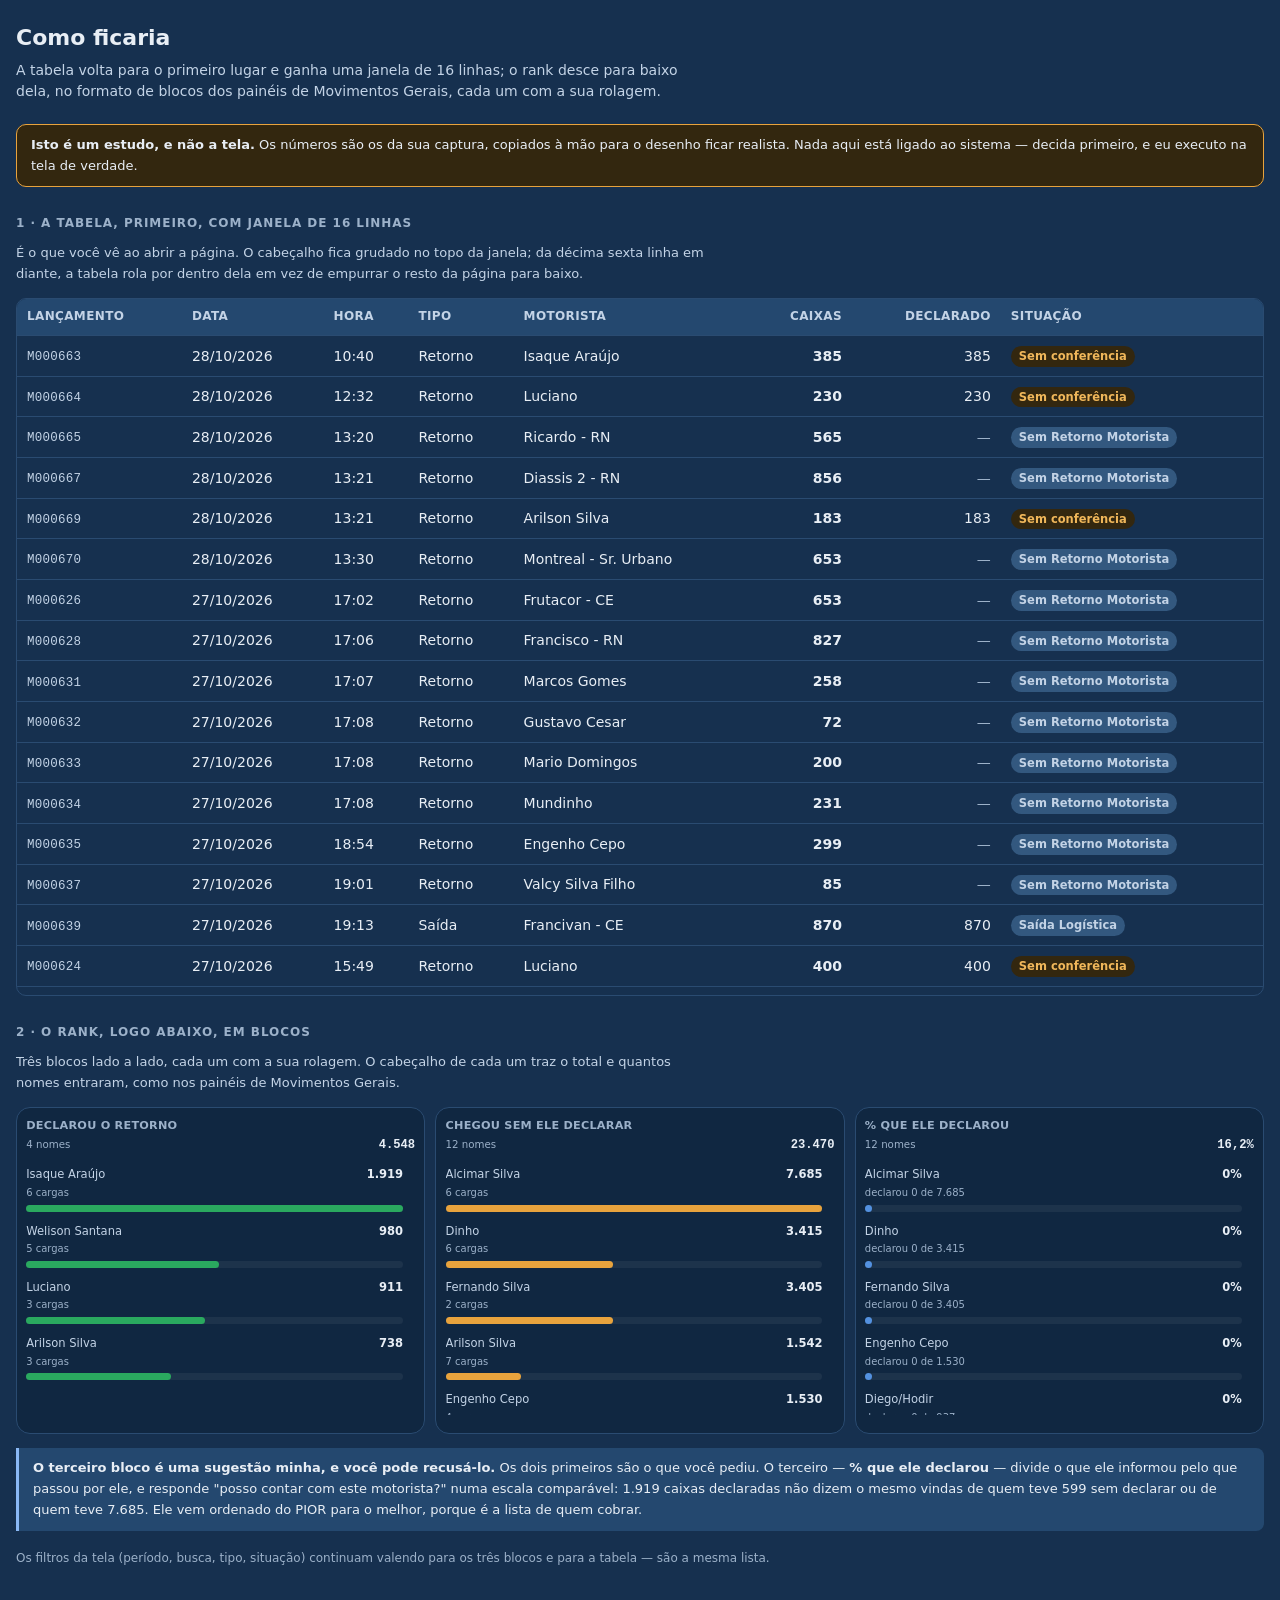
<file: estudo-rank.html>
<!doctype html>
<html lang="pt-BR">
<head>
<meta charset="utf-8">
<meta name="viewport" content="width=device-width, initial-scale=1">
<title>Como ficaria — a tabela primeiro, o rank em blocos</title>
<!-- A FOLHA DE ESTILO É A DE VERDADE, e não uma cópia: o que esta página mostra tem de
     ser o que a tela vai mostrar. Com estilo próprio, o desenho ficaria parecido e a
     decisão seria tomada sobre uma tela que não existe. -->
<link rel="stylesheet" href="styles.css?v=6029d360">
<style>
  /* SÓ O QUE ESTA PÁGINA PRECISA. As regras do rank estão aqui para serem vistas e
     decididas; aprovadas, elas vão para o `styles.css` com este mesmo texto. */
  body{margin:0}
  .papel{max-width:1320px;margin:0 auto;padding:22px 16px 60px}
  .cab{margin:0 0 6px;font-size:22px;font-weight:700}
  .sub-pg{margin:0 0 22px;color:var(--txt2);font-size:14px;line-height:1.5;max-width:78ch}
  .aviso-estudo{background:var(--ambar-claro);border:1px solid var(--ambar);
    border-radius:10px;padding:10px 14px;margin:0 0 22px;font-size:13px;line-height:1.6}
  .passo{margin:28px 0 10px;font-size:12px;font-weight:700;letter-spacing:.08em;
    text-transform:uppercase;color:var(--txt3)}
  .porque{margin:0 0 14px;color:var(--txt2);font-size:13px;line-height:1.6;max-width:84ch}

  /* ---------- A JANELA DA TABELA: 16 linhas, e o resto rola ----------
     Com trinta e cinco pares, a tabela empurrava tudo o que vem depois dela para fora
     da tela — foi o que aconteceu com o rank. A janela prende a altura: o cabeçalho
     fica grudado no topo e as linhas correm por baixo dele. */
  .janela16{max-height:calc(16 * 41px + 42px);overflow:auto;
    border:1px solid var(--linha);border-radius:10px}
  .janela16 table{margin:0}
  .janela16 thead th{position:sticky;top:0;z-index:2;background:var(--surface-2)}

  /* ---------- O RANK EM BLOCOS ----------
     O mesmo desenho dos painéis de Movimentos Gerais — `.graficos` e `.g` —, porque é
     o desenho que o escritório apontou e porque ele já existe: inventar um segundo
     bloco parecido daria duas coisas para manter e duas para divergirem.
     TRÊS COLUNAS, e não cinco: cada bloco aqui tem nome de gente, que é mais largo que
     uma data ou um trecho. Em cinco, o nome cortaria. */
  .rank-blocos{grid-template-columns:repeat(3,minmax(0,1fr))}
  /* CADA BLOCO ROLA SOZINHO, a pedido. A altura é a de seis linhas: o suficiente para
     o pódio caber sem rolar, e pouco o bastante para os três blocos viverem na mesma
     dobra da tela. */
  .rank-blocos .g__corpo{max-height:252px;overflow-y:auto;overscroll-behavior:contain;
    padding-right:4px}
  /* OS NOMES DAQUI SÃO `es--`, E NÃO `rk--`: a folha do app já tem `.rk--ok` e
     `.rk--falta`, do rank que está na tela. Com o mesmo nome, esta página de estudo
     herdaria o desenho de lá — ou, pior, mandaria nele. Há bancada cobrando isso.
     A BARRA DO RANK é de UMA cor, e não dividida: aqui não há "saída e retorno" dentro
     da mesma linha — há um número só, e a divisão sugeriria uma composição que não
     existe. */
  .es-barra{display:block;height:7px;border-radius:999px;background:var(--veu)}
  .es-barra i{display:block;height:100%;border-radius:999px}
  .es--ok i{background:var(--verde-cheio)}
  .es--falta i{background:var(--ambar)}
  .es--taxa i{background:var(--azul-cheio)}

  .nota-rodape{margin:18px 0 0;color:var(--txt3);font-size:12px;line-height:1.6}
  .op{background:var(--surface-2);border-left:3px solid var(--azul);padding:10px 14px;
    border-radius:0 8px 8px 0;margin:14px 0;font-size:13px;line-height:1.6}
</style>
</head>
<body>
<div class="papel">

  <h1 class="cab">Como ficaria</h1>
  <p class="sub-pg">A tabela volta para o primeiro lugar e ganha uma janela de 16 linhas;
    o rank desce para baixo dela, no formato de blocos dos painéis de Movimentos Gerais,
    cada um com a sua rolagem.</p>

  <p class="aviso-estudo"><b>Isto é um estudo, e não a tela.</b> Os números são os da sua
    captura, copiados à mão para o desenho ficar realista. Nada aqui está ligado ao
    sistema — decida primeiro, e eu executo na tela de verdade.</p>

  <p class="passo">1 · a tabela, primeiro, com janela de 16 linhas</p>
  <p class="porque">É o que você vê ao abrir a página. O cabeçalho fica grudado no topo
    da janela; da décima sexta linha em diante, a tabela rola por dentro dela em vez de
    empurrar o resto da página para baixo.</p>

  <div class="janela16">
    <table class="tbl">
      <thead><tr>
        <th>Lançamento</th><th>Data</th><th>Hora</th><th>Tipo</th><th>Motorista</th>
        <th class="num">Caixas</th><th class="num">Declarado</th><th>Situação</th>
      </tr></thead>
      <tbody id="corpoTabela"></tbody>
    </table>
  </div>

  <p class="passo">2 · o rank, logo abaixo, em blocos</p>
  <p class="porque">Três blocos lado a lado, cada um com a sua rolagem. O cabeçalho de
    cada um traz o total e quantos nomes entraram, como nos painéis de Movimentos
    Gerais.</p>

  <div class="graficos rank-blocos" id="blocos"></div>

  <div class="op">
    <b>O terceiro bloco é uma sugestão minha, e você pode recusá-lo.</b>
    Os dois primeiros são o que você pediu. O terceiro — <b>% que ele declarou</b> —
    divide o que ele informou pelo que passou por ele, e responde "posso contar com este
    motorista?" numa escala comparável: 1.919 caixas declaradas não dizem o mesmo vindas
    de quem teve 599 sem declarar ou de quem teve 7.685. Ele vem ordenado do PIOR para o
    melhor, porque é a lista de quem cobrar.
  </div>

  <p class="nota-rodape">Os filtros da tela (período, busca, tipo, situação) continuam
    valendo para os três blocos e para a tabela — são a mesma lista.</p>
</div>

<script>
/* OS DADOS SÃO OS DA CAPTURA, copiados à mão. Esta página não fala com o servidor:
   ela existe para o desenho ser decidido, e um estudo que depende da rede não abre
   quando se precisa dele. */
var MOTS = [
  { nome: 'Isaque Araújo',  decl: 1919, nD: 6, falta:  599, nF: 4 },
  { nome: 'Welison Santana',decl:  980, nD: 5, falta: 1492, nF: 5 },
  { nome: 'Luciano',        decl:  911, nD: 3, falta:  884, nF: 4 },
  { nome: 'Arilson Silva',  decl:  738, nD: 3, falta: 1542, nF: 7 },
  { nome: 'Alcimar Silva',  decl:    0, nD: 0, falta: 7685, nF: 6 },
  { nome: 'Dinho',          decl:    0, nD: 0, falta: 3415, nF: 6 },
  { nome: 'Fernando Silva', decl:    0, nD: 0, falta: 3405, nF: 2 },
  { nome: 'Engenho Cepo',   decl:    0, nD: 0, falta: 1530, nF: 4 },
  { nome: 'Diego/Hodir',    decl:    0, nD: 0, falta:  937, nF: 2 },
  { nome: 'Fausto - RN',    decl:    0, nD: 0, falta:  900, nF: 1 },
  { nome: 'Diassis 2 - RN', decl:    0, nD: 0, falta:  856, nF: 1 },
  { nome: 'Arthur',         decl:    0, nD: 0, falta:  225, nF: 1 }
];

var LINHAS = [
  ['M000663','28/10/2026','10:40','Retorno','Isaque Araújo',385,385,'Sem conferência'],
  ['M000664','28/10/2026','12:32','Retorno','Luciano',230,230,'Sem conferência'],
  ['M000665','28/10/2026','13:20','Retorno','Ricardo - RN',565,null,'Sem Retorno Motorista'],
  ['M000667','28/10/2026','13:21','Retorno','Diassis 2 - RN',856,null,'Sem Retorno Motorista'],
  ['M000669','28/10/2026','13:21','Retorno','Arilson Silva',183,183,'Sem conferência'],
  ['M000670','28/10/2026','13:30','Retorno','Montreal - Sr. Urbano',653,null,'Sem Retorno Motorista'],
  ['M000626','27/10/2026','17:02','Retorno','Frutacor - CE',653,null,'Sem Retorno Motorista'],
  ['M000628','27/10/2026','17:06','Retorno','Francisco - RN',827,null,'Sem Retorno Motorista'],
  ['M000631','27/10/2026','17:07','Retorno','Marcos Gomes',258,null,'Sem Retorno Motorista'],
  ['M000632','27/10/2026','17:08','Retorno','Gustavo Cesar',72,null,'Sem Retorno Motorista'],
  ['M000633','27/10/2026','17:08','Retorno','Mario Domingos',200,null,'Sem Retorno Motorista'],
  ['M000634','27/10/2026','17:08','Retorno','Mundinho',231,null,'Sem Retorno Motorista'],
  ['M000635','27/10/2026','18:54','Retorno','Engenho Cepo',299,null,'Sem Retorno Motorista'],
  ['M000637','27/10/2026','19:01','Retorno','Valcy Silva Filho',85,null,'Sem Retorno Motorista'],
  ['M000639','27/10/2026','19:13','Saída','Francivan - CE',870,870,'Saída Logística'],
  ['M000624','27/10/2026','15:49','Retorno','Luciano',400,400,'Sem conferência'],
  ['M000644','27/10/2026','20:22','Retorno','Plínio Roberto',406,null,'Sem Retorno Motorista'],
  ['M000645','27/10/2026','20:24','Retorno','Alcimar Silva',1240,null,'Sem Retorno Motorista'],
  ['M000646','26/10/2026','09:11','Retorno','Isaque Araújo',512,512,'Bateu'],
  ['M000647','26/10/2026','09:40','Retorno','Dinho',980,null,'Sem Retorno Motorista']
];

function num(n){ return Number(n||0).toLocaleString('pt-BR'); }
function esc(s){ return String(s).replace(/&/g,'&amp;').replace(/</g,'&lt;'); }

var COR_SIT = { 'Sem conferência':'destaque', 'Sem Retorno Motorista':'',
                'Bateu':'', 'Saída Logística':'' };

document.getElementById('corpoTabela').innerHTML = LINHAS.map(function(l){
  return '<tr><td><span class="cod">'+l[0]+'</span></td><td>'+l[1]+'</td><td>'+l[2]+
    '</td><td>'+l[3]+'</td><td>'+esc(l[4])+'</td>'+
    '<td class="num"><b>'+num(l[5])+'</b></td>'+
    '<td class="num">'+(l[6]==null?'<span class="fraco">—</span>':num(l[6]))+'</td>'+
    '<td><span class="tag '+(l[7]==='Sem conferência'?'amarela':'cinza')+'">'+l[7]+
    '</span></td></tr>';
}).join('');

/* UM BLOCO. É `painelG` do sistema, com a barra de UMA cor: aqui cada linha tem um
   número só, e a barra dividida do painel de Movimentos sugeriria uma composição que
   não existe. */
function bloco(titulo, nota, lista, classe, fmt){
  var maior = lista.reduce(function(m,l){ return Math.max(m, l.v); }, 0);
  var soma  = lista.reduce(function(a,l){ return a + l.v; }, 0);
  return '<section class="g">'+
    '<div class="g__c"><h3 class="g__t">'+titulo+'</h3>'+
    '<span class="g__soma">'+(fmt?fmt(soma,lista):num(soma))+'</span>'+
    '<span class="g__n">'+lista.length+' nomes</span></div>'+
    '<div class="g__corpo">'+
    lista.map(function(l){
      return '<div class="gb" style="cursor:default">'+
        '<span class="gb__r"><span class="gb__k">'+esc(l.nome)+'</span>'+
        '<span class="gb__v">'+l.rot+'</span></span>'+
        '<span class="gb__par">'+l.sub+'</span>'+
        '<span class="es-barra '+classe+'"><i style="width:'+
          (maior? Math.max(2, l.v/maior*100):0).toFixed(1)+'%"></i></span></div>';
    }).join('')+'</div></section>';
}

var declarou = MOTS.filter(function(m){ return m.decl; })
  .sort(function(a,b){ return b.decl - a.decl; })
  .map(function(m){ return { nome:m.nome, v:m.decl, rot:num(m.decl),
    sub:m.nD+(m.nD===1?' carga':' cargas') }; });

var faltou = MOTS.filter(function(m){ return m.falta; })
  .sort(function(a,b){ return b.falta - a.falta; })
  .map(function(m){ return { nome:m.nome, v:m.falta, rot:num(m.falta),
    sub:m.nF+(m.nF===1?' carga':' cargas') }; });

var taxa = MOTS.filter(function(m){ return (m.decl+m.falta) > 0; })
  .map(function(m){
    var pc = Math.round(m.decl/(m.decl+m.falta)*1000)/10;
    return { nome:m.nome, v:pc, rot:String(pc).replace('.',',')+'%',
      sub:'declarou '+num(m.decl)+' de '+num(m.decl+m.falta) };
  }).sort(function(a,b){ return a.v - b.v; });

document.getElementById('blocos').innerHTML =
  bloco('Declarou o retorno', '', declarou, 'es--ok') +
  bloco('Chegou sem ele declarar', '', faltou, 'es--falta') +
  bloco('% que ele declarou', '', taxa, 'es--taxa', function(s,l){
    var tD = MOTS.reduce(function(a,m){ return a+m.decl; },0);
    var tT = MOTS.reduce(function(a,m){ return a+m.decl+m.falta; },0);
    return (Math.round(tD/tT*1000)/10).toString().replace('.',',')+'%';
  });
</script>
</body>
</html>
</file>
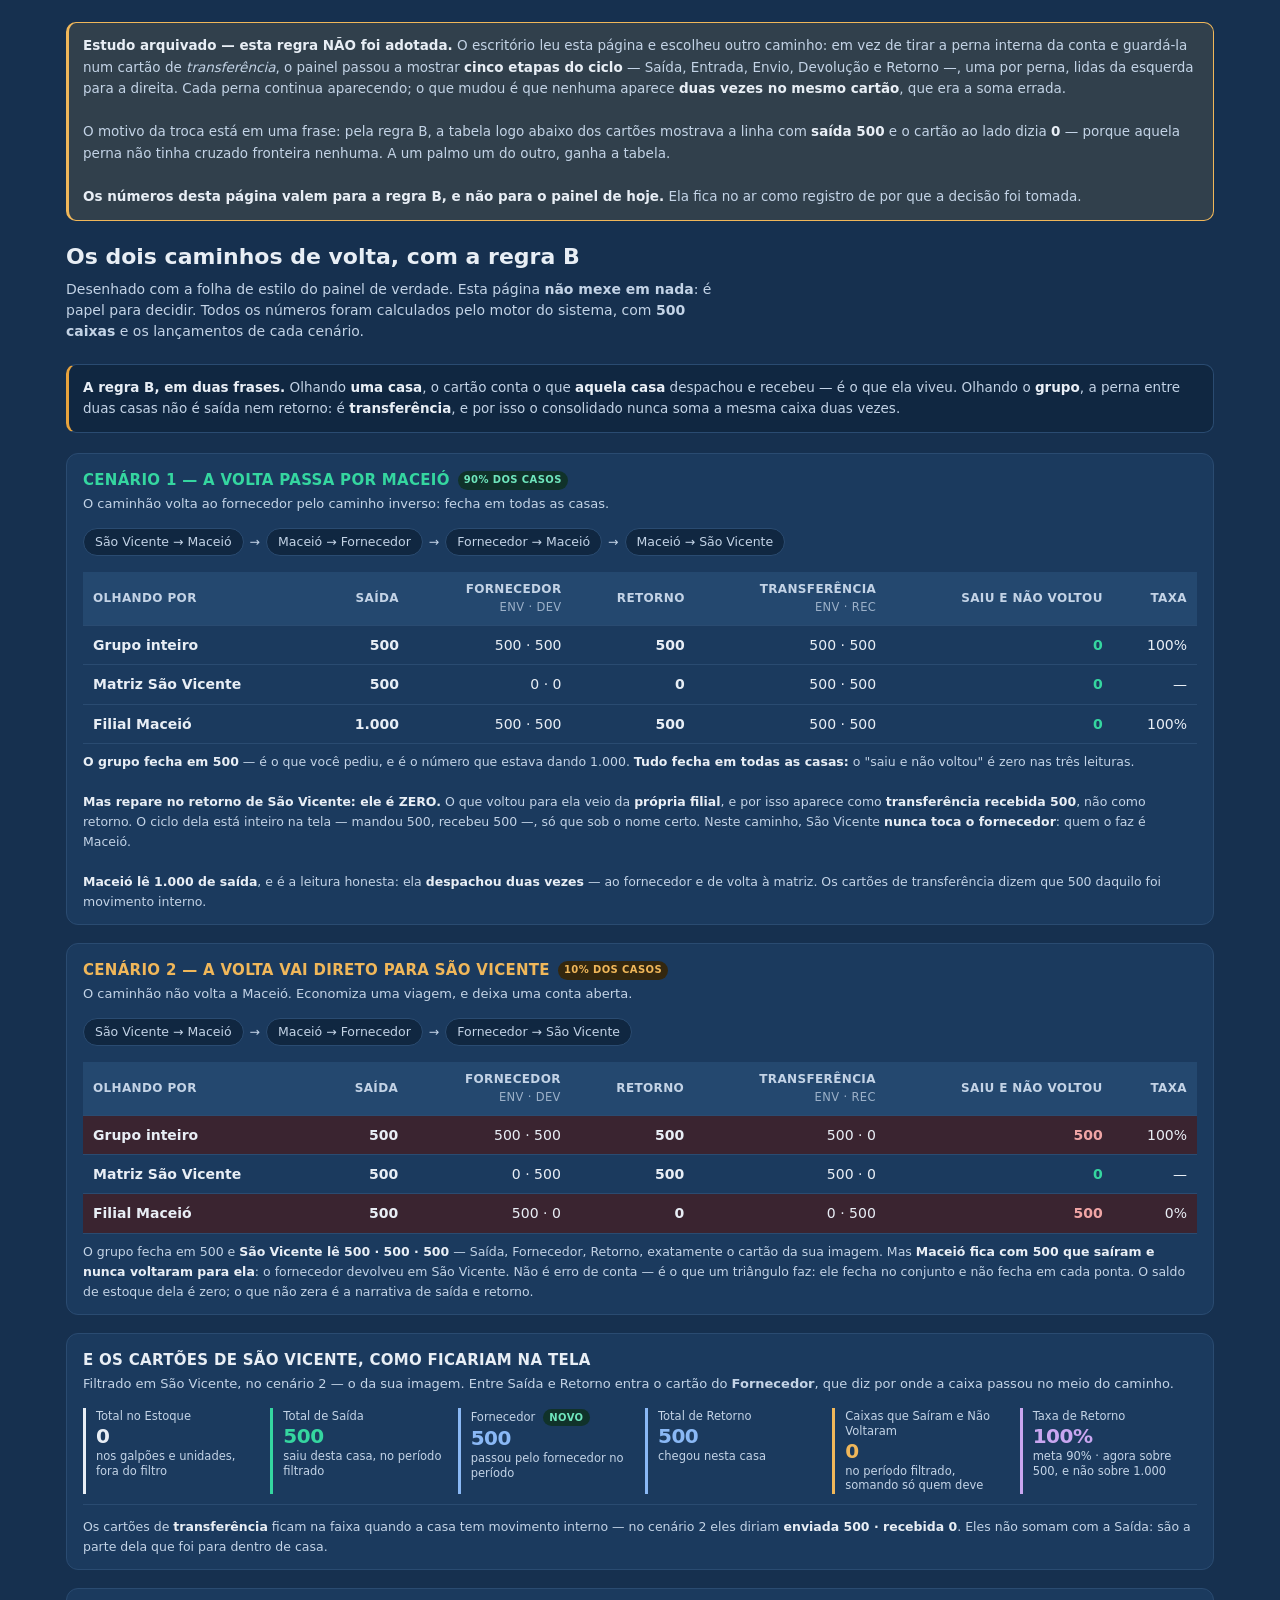
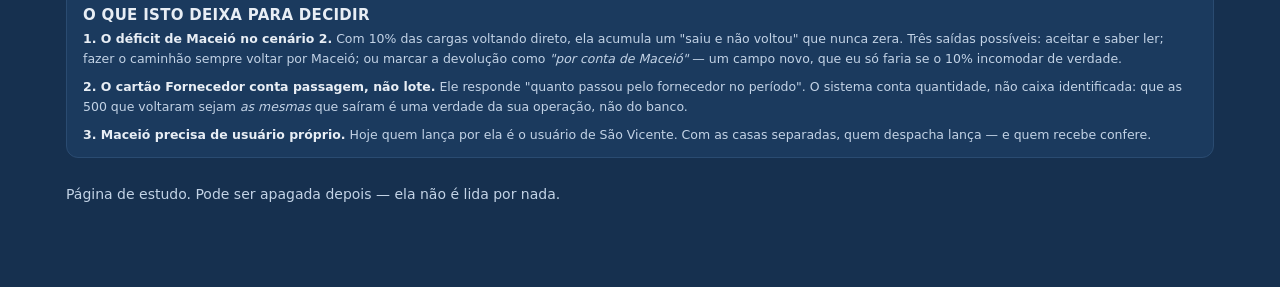
<file: estudo-transferencia.html>
<!doctype html>
<html lang="pt-BR">
<head>
<meta charset="utf-8">
<meta name="viewport" content="width=device-width, initial-scale=1">
<title>Como ficaria — os dois caminhos de volta</title>
<!-- A FOLHA DE ESTILO É A DE VERDADE, e não uma cópia: o que esta página mostra tem de
     ser o que a tela mostra. Com estilo próprio, o desenho ficaria parecido e as
     decisões seriam tomadas sobre uma tela que não existe. -->
<link rel="stylesheet" href="styles.css?v=6029d360">
<style>
  /* SÓ O QUE ESTA PÁGINA PRECISA e que a tela real não tem: ela é uma comparação, e isso
     não existe no painel. Nenhuma regra daqui redefine classe do sistema — há bancada
     cobrando isso, e é ela que impede uma página de estudo de mandar no desenho do app. */
  body{margin:0}
  .papel{max-width:1180px;margin:0 auto;padding:22px 16px 60px}
  .cab{margin:0 0 6px;font-size:22px;font-weight:700}
  .sub-pg{margin:0 0 22px;color:var(--txt2);font-size:14px;line-height:1.5;max-width:74ch}
  .caixa{background:var(--surface);border:1px solid var(--linha);border-radius:12px;
    padding:16px 16px 12px;margin:0 0 18px}
  .caixa > h2{margin:0 0 2px;font-size:15px;letter-spacing:.02em;text-transform:uppercase}
  .caixa > .nota{margin:0 0 14px;color:var(--txt2);font-size:13px;line-height:1.55}
  .ok > h2{color:var(--verde)}
  .atencao > h2{color:var(--ambar-forte)}
  .etq{display:inline-block;margin-left:8px;font-size:10px;letter-spacing:.04em;
    text-transform:uppercase;font-weight:700;padding:2px 6px;border-radius:999px;
    vertical-align:middle}
  .etq-boa{color:var(--verde-esc);background:var(--verde-claro)}
  .etq-ruim{color:var(--ambar-forte);background:var(--ambar-claro)}
  .passos{display:flex;flex-wrap:wrap;gap:6px;align-items:center;margin:0 0 16px;
    font-size:12.5px;color:var(--txt2)}
  .passo{background:var(--campo);border:1px solid var(--linha);border-radius:999px;
    padding:4px 11px;white-space:nowrap}
  .pl-seta{color:var(--txt2)}
  .legenda-linha{margin:8px 0 0;font-size:12.5px;color:var(--txt2);line-height:1.6}
  .legenda-linha b{color:var(--txt)}
  .aviso{background:var(--campo);border:1px solid var(--linha);
    border-left:3px solid var(--ambar);border-radius:10px;padding:12px 14px;margin:0 0 20px;
    font-size:13.5px;line-height:1.6;color:var(--txt2)}
  .aviso b{color:var(--txt)}
  .grade{display:grid;grid-template-columns:repeat(auto-fit,minmax(320px,1fr));gap:14px}
</style>
</head>
<body>
<div class="papel">

  <div class="aviso" style="border-color:var(--ambar-forte);background:var(--ambar-fraco,rgba(240,180,60,.12))">
    <b>Estudo arquivado — esta regra NÃO foi adotada.</b>
    O escritório leu esta página e escolheu outro caminho: em vez de tirar a perna interna
    da conta e guardá-la num cartão de <i>transferência</i>, o painel passou a mostrar
    <b>cinco etapas do ciclo</b> — Saída, Entrada, Envio, Devolução e Retorno —, uma por
    perna, lidas da esquerda para a direita. Cada perna continua aparecendo; o que mudou
    é que nenhuma aparece <b>duas vezes no mesmo cartão</b>, que era a soma errada.
    <br><br>
    O motivo da troca está em uma frase: pela regra B, a tabela logo abaixo dos cartões
    mostrava a linha com <b>saída 500</b> e o cartão ao lado dizia <b>0</b> — porque aquela
    perna não tinha cruzado fronteira nenhuma. A um palmo um do outro, ganha a tabela.
    <br><br>
    <b>Os números desta página valem para a regra B, e não para o painel de hoje.</b>
    Ela fica no ar como registro de por que a decisão foi tomada.
  </div>

  <h1 class="cab">Os dois caminhos de volta, com a regra B</h1>
  <p class="sub-pg">
    Desenhado com a folha de estilo do painel de verdade. Esta página <b>não mexe em nada</b>:
    é papel para decidir. Todos os números foram calculados pelo motor do sistema, com
    <b>500 caixas</b> e os lançamentos de cada cenário.
  </p>

  <div class="aviso">
    <b>A regra B, em duas frases.</b>
    Olhando <b>uma casa</b>, o cartão conta o que <b>aquela casa</b> despachou e recebeu — é o que
    ela viveu. Olhando o <b>grupo</b>, a perna entre duas casas não é saída nem retorno: é
    <b>transferência</b>, e por isso o consolidado nunca soma a mesma caixa duas vezes.
  </div>

  <!-- ============ CENÁRIO 1 — QUADRADO ============ -->
  <section class="caixa ok">
    <h2>Cenário 1 — a volta passa por Maceió<span class="etq etq-boa">90% dos casos</span></h2>
    <p class="nota">O caminhão volta ao fornecedor pelo caminho inverso: fecha em todas as casas.</p>

    <div class="passos">
      <span class="passo">São Vicente → Maceió</span><span class="pl-seta">→</span>
      <span class="passo">Maceió → Fornecedor</span><span class="pl-seta">→</span>
      <span class="passo">Fornecedor → Maceió</span><span class="pl-seta">→</span>
      <span class="passo">Maceió → São Vicente</span>
    </div>

    <div class="tabela-wrap"><table>
      <thead><tr>
        <th>Olhando por</th>
        <th class="num">Saída</th>
        <th class="num">Fornecedor<br><span class="fsub">env · dev</span></th>
        <th class="num">Retorno</th>
        <th class="num">Transferência<br><span class="fsub">env · rec</span></th>
        <th class="num">Saiu e não voltou</th>
        <th class="num">Taxa</th>
      </tr></thead>
      <tbody>
        <tr><td><b>Grupo inteiro</b></td>
          <td class="num"><b class="val">500</b></td>
          <td class="num">500 · 500</td>
          <td class="num"><b class="val">500</b></td>
          <td class="num">500 · 500</td>
          <td class="num"><b class="val val-ok">0</b></td>
          <td class="num">100%</td></tr>
        <tr><td><b>Matriz São Vicente</b></td>
          <td class="num"><b class="val">500</b></td>
          <td class="num">0 · 0</td>
          <td class="num"><b class="val">0</b></td>
          <td class="num">500 · 500</td>
          <td class="num"><b class="val val-ok">0</b></td>
          <td class="num">—</td></tr>
        <tr><td><b>Filial Maceió</b></td>
          <td class="num"><b class="val">1.000</b></td>
          <td class="num">500 · 500</td>
          <td class="num"><b class="val">500</b></td>
          <td class="num">500 · 500</td>
          <td class="num"><b class="val val-ok">0</b></td>
          <td class="num">100%</td></tr>
      </tbody>
    </table></div>
    <p class="legenda-linha">
      <b>O grupo fecha em 500</b> — é o que você pediu, e é o número que estava dando 1.000.
      <b>Tudo fecha em todas as casas:</b> o "saiu e não voltou" é zero nas três leituras.
      <br><br>
      <b>Mas repare no retorno de São Vicente: ele é ZERO.</b> O que voltou para ela veio da
      <b>própria filial</b>, e por isso aparece como <b>transferência recebida 500</b>, não como
      retorno. O ciclo dela está inteiro na tela — mandou 500, recebeu 500 —, só que sob o nome
      certo. Neste caminho, São Vicente <b>nunca toca o fornecedor</b>: quem o faz é Maceió.
      <br><br>
      <b>Maceió lê 1.000 de saída</b>, e é a leitura honesta: ela <b>despachou duas vezes</b> — ao
      fornecedor e de volta à matriz. Os cartões de transferência dizem que 500 daquilo foi
      movimento interno.
    </p>
  </section>

  <!-- ============ CENÁRIO 2 — TRIÂNGULO ============ -->
  <section class="caixa atencao">
    <h2>Cenário 2 — a volta vai direto para São Vicente<span class="etq etq-ruim">10% dos casos</span></h2>
    <p class="nota">O caminhão não volta a Maceió. Economiza uma viagem, e deixa uma conta aberta.</p>

    <div class="passos">
      <span class="passo">São Vicente → Maceió</span><span class="pl-seta">→</span>
      <span class="passo">Maceió → Fornecedor</span><span class="pl-seta">→</span>
      <span class="passo">Fornecedor → São Vicente</span>
    </div>

    <div class="tabela-wrap"><table>
      <thead><tr>
        <th>Olhando por</th>
        <th class="num">Saída</th>
        <th class="num">Fornecedor<br><span class="fsub">env · dev</span></th>
        <th class="num">Retorno</th>
        <th class="num">Transferência<br><span class="fsub">env · rec</span></th>
        <th class="num">Saiu e não voltou</th>
        <th class="num">Taxa</th>
      </tr></thead>
      <tbody>
        <tr class="ruim"><td><b>Grupo inteiro</b></td>
          <td class="num"><b class="val">500</b></td>
          <td class="num">500 · 500</td>
          <td class="num"><b class="val">500</b></td>
          <td class="num">500 · 0</td>
          <td class="num"><b class="val val-ruim">500</b></td>
          <td class="num">100%</td></tr>
        <tr><td><b>Matriz São Vicente</b></td>
          <td class="num"><b class="val">500</b></td>
          <td class="num">0 · 500</td>
          <td class="num"><b class="val">500</b></td>
          <td class="num">500 · 0</td>
          <td class="num"><b class="val val-ok">0</b></td>
          <td class="num">—</td></tr>
        <tr class="ruim"><td><b>Filial Maceió</b></td>
          <td class="num"><b class="val">500</b></td>
          <td class="num">500 · 0</td>
          <td class="num"><b class="val">0</b></td>
          <td class="num">0 · 500</td>
          <td class="num"><b class="val val-ruim">500</b></td>
          <td class="num">0%</td></tr>
      </tbody>
    </table></div>
    <p class="legenda-linha">
      O grupo fecha em 500 e <b>São Vicente lê 500 · 500 · 500</b> — Saída, Fornecedor, Retorno,
      exatamente o cartão da sua imagem. Mas <b>Maceió fica com 500 que saíram e nunca voltaram
      para ela</b>: o fornecedor devolveu em São Vicente. Não é erro de conta — é o que um
      triângulo faz: ele fecha no conjunto e não fecha em cada ponta. O saldo de estoque dela é
      zero; o que não zera é a narrativa de saída e retorno.
    </p>
  </section>

  <!-- ============ OS CARTÕES DE SÃO VICENTE ============ -->
  <section class="caixa">
    <h2>E os cartões de São Vicente, como ficariam na tela</h2>
    <p class="nota">
      Filtrado em São Vicente, no cenário 2 — o da sua imagem. Entre Saída e Retorno entra o
      cartão do <b>Fornecedor</b>, que diz por onde a caixa passou no meio do caminho.
    </p>

    <div class="ftiles">
      <div class="ftile" style="--cor:var(--txt)">
        <div class="r">Total no Estoque</div><div class="v">0</div>
        <div class="d">nos galpões e unidades, fora do filtro</div>
      </div>
      <div class="ftile" style="--cor:var(--verde)">
        <div class="r">Total de Saída</div><div class="v">500</div>
        <div class="d">saiu desta casa, no período filtrado</div>
      </div>
      <div class="ftile" style="--cor:var(--azul)">
        <div class="r">Fornecedor<span class="etq etq-boa">novo</span></div><div class="v">500</div>
        <div class="d">passou pelo fornecedor no período</div>
      </div>
      <div class="ftile" style="--cor:var(--marca-txt)">
        <div class="r">Total de Retorno</div><div class="v">500</div>
        <div class="d">chegou nesta casa</div>
      </div>
      <div class="ftile" style="--cor:var(--ambar-forte)">
        <div class="r">Caixas que Saíram e Não Voltaram</div><div class="v">0</div>
        <div class="d">no período filtrado, somando só quem deve</div>
      </div>
      <div class="ftile" style="--cor:var(--roxo-txt)">
        <div class="r">Taxa de Retorno</div><div class="v">100%</div>
        <div class="d">meta 90% · agora sobre 500, e não sobre 1.000</div>
      </div>
    </div>
    <p class="legenda-linha">
      Os cartões de <b>transferência</b> ficam na faixa quando a casa tem movimento interno —
      no cenário 2 eles diriam <b>enviada 500 · recebida 0</b>. Eles não somam com a Saída: são
      a parte dela que foi para dentro de casa.
    </p>
  </section>

  <!-- ============ O QUE DECIDIR ============ -->
  <section class="caixa">
    <h2>O que isto deixa para decidir</h2>
    <p class="legenda-linha" style="margin-top:2px">
      <b>1. O déficit de Maceió no cenário 2.</b> Com 10% das cargas voltando direto, ela acumula
      um "saiu e não voltou" que nunca zera. Três saídas possíveis: aceitar e saber ler;
      fazer o caminhão sempre voltar por Maceió; ou marcar a devolução como
      <i>"por conta de Maceió"</i> — um campo novo, que eu só faria se o 10% incomodar de verdade.
    </p>
    <p class="legenda-linha">
      <b>2. O cartão Fornecedor conta passagem, não lote.</b> Ele responde "quanto passou pelo
      fornecedor no período". O sistema conta quantidade, não caixa identificada: que as 500 que
      voltaram sejam <i>as mesmas</i> que saíram é uma verdade da sua operação, não do banco.
    </p>
    <p class="legenda-linha">
      <b>3. Maceió precisa de usuário próprio.</b> Hoje quem lança por ela é o usuário de São
      Vicente. Com as casas separadas, quem despacha lança — e quem recebe confere.
    </p>
  </section>

  <p class="sub-pg" style="margin-top:26px">
    Página de estudo. Pode ser apagada depois — ela não é lida por nada.
  </p>

</div>
</body>
</html>
</file>
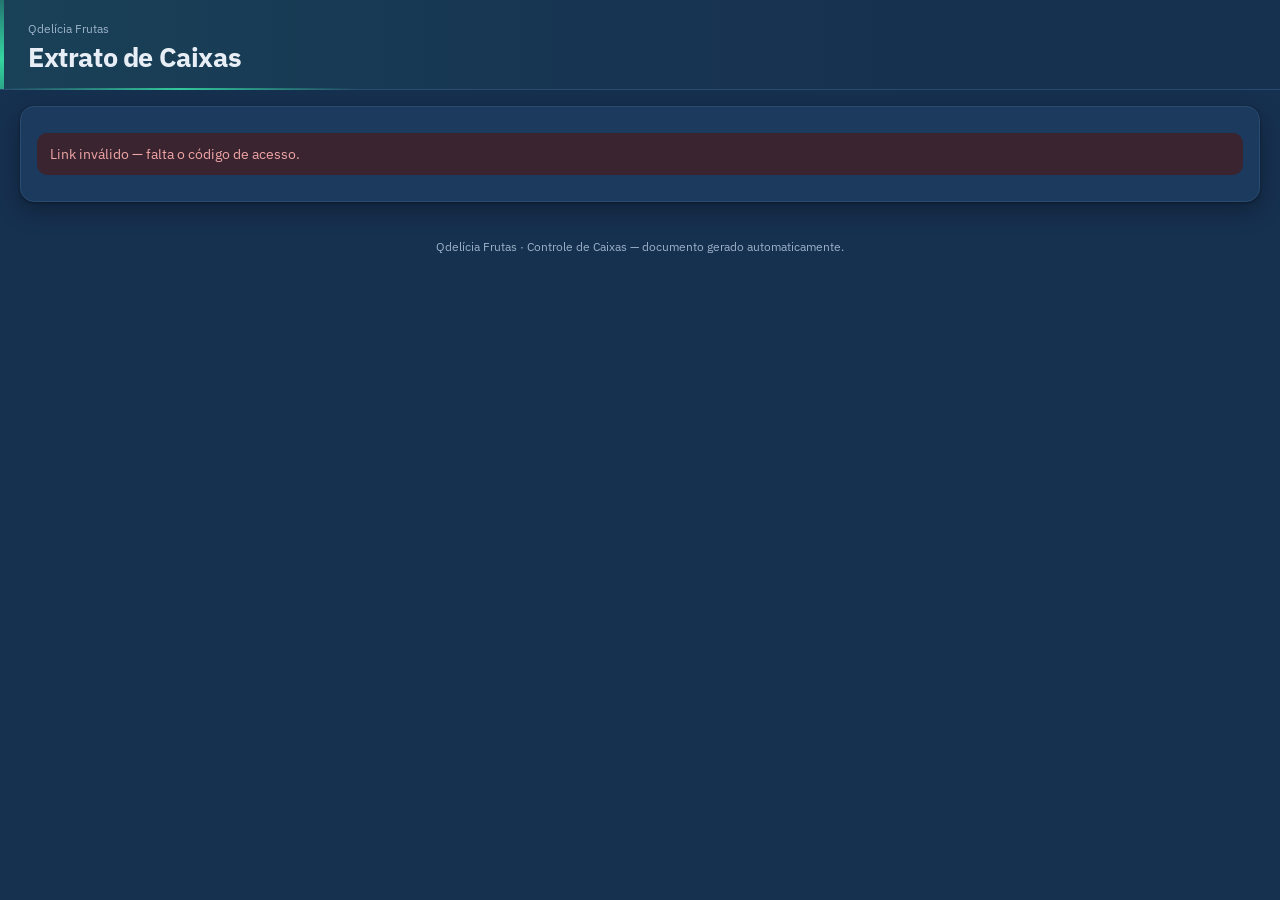
<file: extrato.html>
<!DOCTYPE html>
<html lang="pt-BR">
<head>
<meta charset="utf-8">
<meta name="viewport" content="width=device-width,initial-scale=1,viewport-fit=cover">
<meta name="theme-color" content="#0d1520">
<title>Extrato de Caixas · Qdelícia Frutas</title>
<link rel="stylesheet" href="styles.css?v=6029d360">
<link rel="preconnect" href="https://fonts.googleapis.com">
<link rel="preconnect" href="https://fonts.gstatic.com" crossorigin>
<!-- A fonte do modelo. Carrega DEPOIS do styles.css e nao bloqueia nada: o app roda no
     galpao, as vezes sem rede, e o `system-ui` do `--fonte` segura a tela sozinho se ela
     nao chegar. -->
<link rel="stylesheet" href="https://fonts.googleapis.com/css2?family=IBM+Plex+Sans:wght@400;500;600;700&family=IBM+Plex+Mono:wght@500;600&display=swap">
<!-- ================= A APARÊNCIA, ANTES DE PINTAR =================
     Este script é o ÚNICO que precisa estar no <head>. O `app.js` carrega no fim da
     página: esperar por ele faria a tela nascer na cor de fábrica e piscar para a
     escolhida um instante depois — e quem abre o painel trinta vezes por dia vê esse
     pisca trinta vezes.

     O QUE ELE LÊ É UMA CÓPIA, não a verdade. A aparência é da EMPRESA e mora na
     configuração, no servidor; esta cópia local existe só para a tela nascer certa antes
     de a rede responder. Quando os dados chegam, o `app.js` aplica o que veio de lá e
     atualiza a cópia — se alguém trocou no escritório, a máquina do galpão acompanha na
     primeira carga.

     O `try` não é zelo exagerado: `localStorage` estoura em janela anônima, com cookies
     bloqueados e dentro de iframe. Sem ele, a tela inteira morre aqui, no <head>, antes
     de existir qualquer coisa para mostrar o erro.

     E OS NOMES SÃO CONFERIDOS. Um valor que o CSS não conhece não pinta nada: a página
     ficaria sem cor de marca nenhuma, e a causa estaria num armazenamento que ninguém
     pensa em abrir. -->
<script>
(function(){
  var r = document.documentElement, t, f;
  try {
    t = localStorage.getItem('qdc_tema');
    f = localStorage.getItem('qdc_fundo');
  } catch (e) { t = f = null; }
  r.setAttribute('data-tema',  ['verde','roxo','ambar','gelo'].indexOf(t) < 0 ? 'roxo' : t);
  r.setAttribute('data-fundo', ['azul','petroleo','cinza','roxo','gelo'].indexOf(f) < 0 ? 'azul' : f);
})();
</script>
</head>
<body>

<!-- Sem barra lateral: esta pagina e o link que o cliente abre, so leitura, e nao ha
     para onde navegar. O que ela pega do modelo e o cabecalho de pagina e as cores — as
     mesmas do painel, para quem recebe o link reconhecer de onde ele veio. -->
<main class="main">
  <div class="cab-pagina">
    <div class="cab-pagina__id">
      <div class="cab-pagina__acima" id="cabNome">Qdelícia Frutas</div>
      <h1 class="cab-pagina__titulo">Extrato de Caixas</h1>
    </div>
  </div>

  <div class="corpo-pagina">
    <div id="conteudo"><div class="card"><div class="vazio">Carregando extrato…</div></div></div>
    <p style="font-size:12px;color:var(--txt3);text-align:center;margin:22px 0">
      Qdelícia Frutas · Controle de Caixas — documento gerado automaticamente.
    </p>
  </div>
</main>

<div id="toast"></div>

<script src="config.js"></script>
<script src="app.js?v=966a9d5f"></script>
<script>
(function(){
  'use strict';
  var Q = window.QDC;
  /* PELO NUCLEO, e nao por `URLSearchParams`. Esta pagina vai por link para o
     telefone de um cliente que a gente nao escolhe: se a API nao existir ali, o script
     estoura na primeira linha e o cliente recebe uma pagina em branco — sem erro, sem
     explicacao e sem a quem perguntar. */
  var token = Q.paramUrl('t');
  var box = document.getElementById('conteudo');

  if (!token){
    box.innerHTML = '<div class="card"><div class="aviso-box erro">Link inválido — falta o código de acesso.</div></div>';
    return;
  }

  Q.get({acao:'extratoToken', t:token}).then(function(r){
    if (!r.ok) throw new Error(r.erro);
    document.getElementById('cabNome').textContent = r.local.nome;
    var ag = r.aging || {};
    var linhas = r.linhas.slice().reverse();

    box.innerHTML =
      '<div class="kpis">'+
        '<div class="kpi '+(r.saldo>0?'aviso':'ok')+'"><div class="v">'+Q.num(r.saldo)+'</div><div class="r">caixas em seu poder hoje</div></div>'+
        (ag.d31?'<div class="kpi alerta"><div class="v">'+Q.num(ag.d31)+'</div><div class="r">parada há mais de 30 dias</div></div>':'')+
        (r.emConferencia?'<div class="kpi info"><div class="v">'+Q.num(r.emConferencia)+'</div><div class="r">contadas, em conferência no galpão</div></div>':'')+
        (ag.maisAntiga!==null&&ag.maisAntiga!==undefined?'<div class="kpi"><div class="v">'+ag.maisAntiga+'<span style="font-size:15px"> dias</span></div><div class="r">idade da caixa mais antiga</div></div>':'')+
      '</div>'+
      '<div class="card"><h2>Idade das caixas<span class="sub">Quanto mais antiga, maior o risco de a caixa não voltar.</span></h2>'+
        Q.barraAging(ag)+
        (r.porTipo && r.porTipo.length>1 ? '<h3>Por tipo de caixa</h3><div class="tabela-wrap"><table><thead><tr><th>Tipo</th><th class="num">Quantidade</th></tr></thead><tbody>'+
          r.porTipo.map(function(t){ return '<tr><td>'+Q.esc(t.tipo)+'</td><td class="num"><b>'+Q.num(t.qtd)+'</b></td></tr>'; }).join('')+
          '</tbody></table></div>' : '')+
      '</div>'+
      '<div class="card"><h2>Movimentação<span class="sub">Tudo que saiu para você e tudo que voltou para nós.</span></h2>'+
        '<div class="tabela-wrap"><table><thead><tr><th>Data</th><th>Movimento</th><th>Caixa</th>'+
        '<th class="num">Recebidas</th><th class="num">Devolvidas</th><th class="num">Saldo</th></tr></thead><tbody>'+
        (linhas.length ? linhas.map(function(x){
          return '<tr class="'+(x.status==='AGUARDANDO'?'destaque':'')+'"><td>'+Q.dataBR(x.data)+'</td>'+
            '<td>'+Q.esc(x.descricao)+(x.status==='AGUARDANDO'?' <span class="tag amarela">em conferência</span>':'')+'</td>'+
            '<td>'+Q.esc(x.tipoCaixa)+'</td>'+
            '<td class="num">'+(x.entrada?Q.num(x.entrada):'')+'</td>'+
            '<td class="num">'+(x.saida?Q.num(x.saida):'')+'</td>'+
            '<td class="num"><b>'+Q.num(x.saldo)+'</b></td></tr>';
        }).join('') : '<tr><td colspan="6" class="vazio">Sem movimentos registrados.</td></tr>')+
        '</tbody></table></div>'+
        '<div class="linha-btn"><button class="btn sec" onclick="window.print()" style="flex:0;min-width:150px">🖨 Imprimir</button></div>'+
      '</div>'+
      (r.saldo>0 ? '<div class="aviso-box atencao">Pedimos a gentileza de separar as caixas vazias para a próxima coleta. Qualquer divergência, fale com nosso escritório.</div>' : '');
  }).catch(function(e){
    box.innerHTML = '<div class="card"><div class="aviso-box erro">'+Q.esc(e.message)+'</div></div>';
  });
})();
</script>
</body>
</html>
</file>
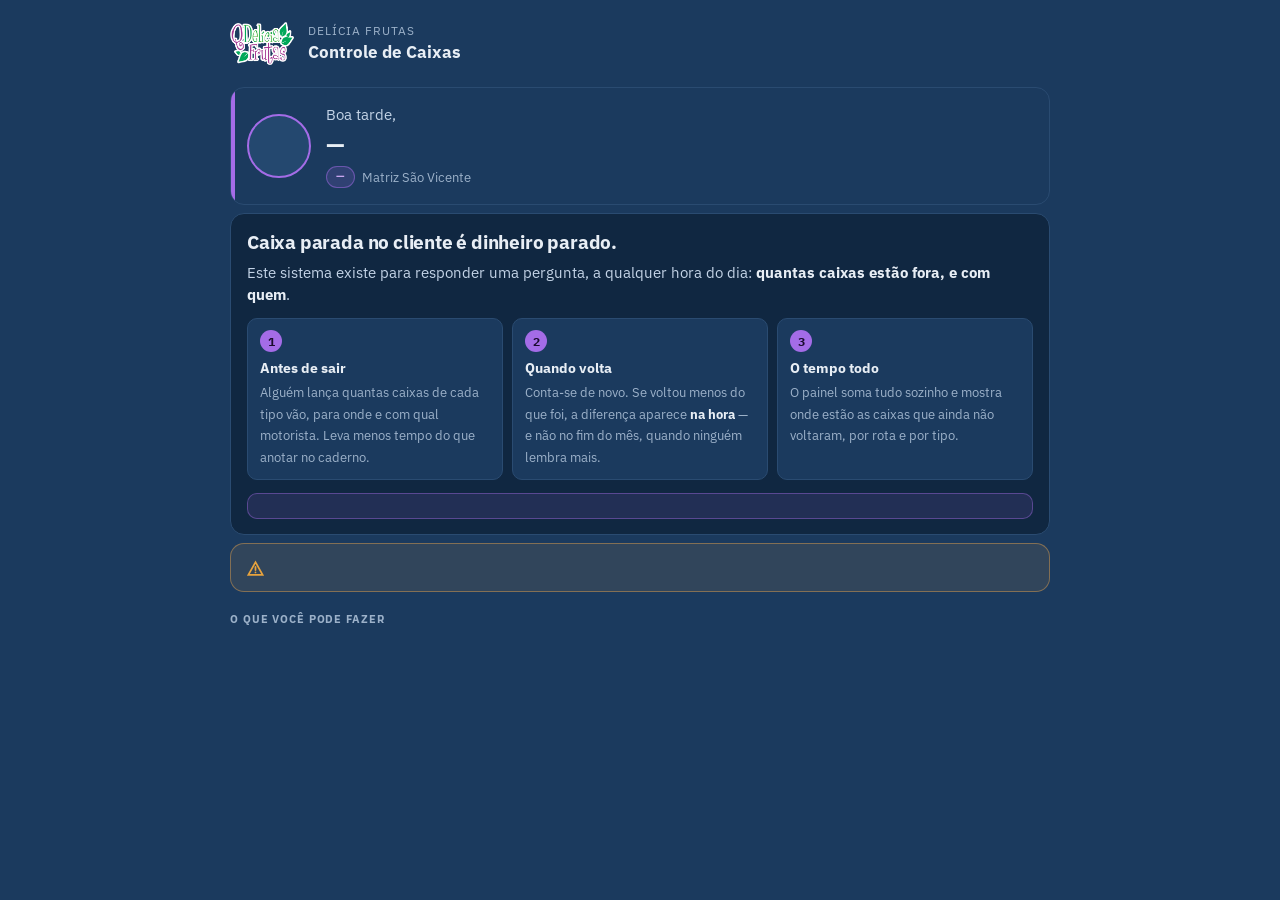
<file: instrucoes.html>
<!doctype html>
<html lang="pt-BR">
<head>
<meta charset="utf-8">
<meta name="viewport" content="width=device-width,initial-scale=1,viewport-fit=cover">
<title>Instruções — Controle de Caixas</title>
<link rel="preconnect" href="https://fonts.googleapis.com">
<link rel="preconnect" href="https://fonts.gstatic.com" crossorigin>
<link rel="stylesheet" href="https://fonts.googleapis.com/css2?family=IBM+Plex+Sans:wght@400;500;600;700&family=IBM+Plex+Mono:wght@500;600&display=swap">
<!-- A FOLHA DO APP VEM ANTES: é dela que saem as cores da empresa, e a folha desta
     página precisa poder sobrescrever o que for dela. -->
<link rel="stylesheet" href="styles.css?v=6029d360">
<style>
/* ================= OS TOKENS DO MODELO, APELIDANDO OS DO APP =================
 *
 * O modelo trazia a paleta inteira copiada — quatro temas e cinco fundos. Copiada, ela
 * diverge no primeiro acerto que só um dos arquivos receber, e a empresa passa a ter
 * duas caras. Aqui os nomes dele viram apelidos dos tokens do app, e a cor passa a ser
 * a que o escritório escolheu em Aparência.
 *
 * As superfícies não são as do app com outro nome: o `surface-2` do modelo é mais
 * ESCURO que o cartão (é o `--campo` daqui) e o `surface-3` é mais claro. Cada um
 * aponta para o degrau certo, e não para o de nome parecido. */
:root{
  --marca:var(--brand); --sobre-marca:var(--sobre-brand);
  --marca-ink:var(--roxo-txt); --marca-rgb:var(--brand-rgb);
  --warn:var(--ambar);
  --radius:var(--raio-sm); --radius-lg:var(--raio);
  --font:var(--fonte); --mono:var(--fonte-mono);
  --surface-3:var(--surface-2);
  --line:var(--linha); --line-2:var(--neutro); --line-3:var(--linha-viva);
  --text:var(--txt); --text-soft:var(--txt2); --text-muted:var(--txt3);
}

/* ================= INSTRUÇÕES =================
 *
 * A tela que explica o sistema a quem está dentro dele: quem entrou, o que este sistema
 * existe para responder, qual pedaço da conta depende desta pessoa, o que está esperando
 * alguém hoje, e o que ela pode abrir.
 *
 * TODA CLASSE LEVA `ins-`. Seis nomes do modelo — `btn`, `ola`, `selo`, `topo`, `sr` e
 * `vazio` — já têm regra nesta folha; sem prefixo, a página herdaria desenho do painel
 * em lugares que ninguém pensaria em olhar.
 *
 * E SEM PALETA PRÓPRIA: o modelo trazia os cinco fundos e os quatro temas copiados. Duas
 * cópias da mesma paleta divergem no primeiro acerto que só uma receber. */
.ins-tela{max-width:820px;margin:0 auto;padding:4px 0 8px}



/* ---- topo: marca + quem é ---- */
.ins-topo{display:flex;align-items:center;gap:14px;margin-bottom:22px}
.ins-topo__logo{width:64px;height:auto;flex:0 0 auto}
.ins-topo__id{flex:1 1 auto;min-width:0}
.ins-topo__s{font-size:11.5px;letter-spacing:.09em;text-transform:uppercase;color:var(--text-muted)}
.ins-topo__t{margin:1px 0 0;font-size:17px;font-weight:700}

.ins-ola{display:flex;align-items:center;gap:15px;padding:16px;margin-bottom:8px;
  background:var(--surface);border:1px solid var(--line);border-radius:var(--radius-lg);
  position:relative;overflow:hidden}
.ins-ola::before{content:"";position:absolute;inset:0 auto 0 0;width:4px;background:var(--marca)}
.ins-foto{position:relative;width:64px;height:64px;flex:0 0 auto;display:inline-flex;
  align-items:center;justify-content:center;border-radius:999px;overflow:hidden;
  background:var(--surface-3);border:2.5px solid var(--marca);
  font-family:var(--mono);font-size:21px;font-weight:700;color:var(--text)}
.ins-foto img{width:100%;height:100%;object-fit:cover;display:none}
.ins-foto img[src]{display:block}
.ins-foto img[src] + b{display:none}
.ins-foto b{font-weight:700}
.ins-ola__t{flex:1 1 auto;min-width:0}
.ins-ola__o{font-size:15px;color:var(--text-soft)}
.ins-ola__n{margin:1px 0 0;font-size:24px;font-weight:700;letter-spacing:-.01em}
.ins-ola__p{margin:4px 0 0;display:flex;align-items:center;gap:7px;flex-wrap:wrap;
  font-size:12.5px;color:var(--text-muted)}
.ins-selo{display:inline-flex;align-items:center;gap:6px;padding:2px 9px;border-radius:999px;
  background:rgba(var(--marca-rgb),.16);border:1px solid rgba(var(--marca-rgb),.5);
  color:var(--marca-ink);font-size:11px;font-weight:700;letter-spacing:.03em;text-transform:uppercase}

/* ---- apresentação: só no primeiro acesso ---- */
/* SEMPRE VISIVEL. No modelo ela sumia fora do primeiro acesso, porque la a tela
   INTERROMPIA o acesso e no dia a dia so os atalhos importavam. Aqui a pagina se
   chama Instrucoes e e aberta de proposito: escondida, ela seria uma pagina de
   instrucoes sem instrucao nenhuma. */
.ins-intro{display:block;padding:15px 16px;margin-bottom:8px;background:var(--campo);
  border:1px solid var(--line);border-radius:var(--radius-lg)}
.ins-intro p{margin:0 0 11px;font-size:14.5px;color:var(--text-soft)}
.ins-intro__forte{font-size:19px!important;font-weight:700;color:var(--text)!important;
  margin-bottom:6px!important;letter-spacing:-.01em}
.ins-intro__papel{display:flex;align-items:flex-start;gap:10px;margin:13px 0 0!important;
  padding:12px 13px;border-radius:var(--radius);
  background:rgba(var(--marca-rgb),.12);border:1px solid rgba(var(--marca-rgb),.42);
  color:var(--text)!important;font-size:14px}
.ins-intro__papel b{color:var(--marca-ink)}
.ins-intro__papel svg{flex:0 0 auto;margin-top:2px;color:var(--marca-ink)}
.ins-intro p:last-child{margin-bottom:0}
.ins-intro b{color:var(--text)}
.ins-passos{display:grid;grid-template-columns:repeat(3,1fr);gap:9px;margin-top:13px}
.ins-passo{padding:11px 12px;background:var(--surface);border:1px solid var(--line);
  border-radius:var(--radius)}
.ins-passo i{display:inline-flex;align-items:center;justify-content:center;width:22px;height:22px;
  margin-bottom:7px;border-radius:999px;background:var(--marca);color:var(--sobre-marca);
  font-family:var(--mono);font-size:12px;font-weight:700;font-style:normal}
/* ">" é essencial: sem ele, qualquer <b> dentro do texto do passo
   vira bloco e quebra a linha no meio da frase. */
.ins-passo > b{display:block;font-size:13.5px;margin-bottom:2px}
.ins-passo span b{color:var(--text)}
.ins-passo span{font-size:12.5px;color:var(--text-muted);line-height:1.4}
@media (max-width:640px){.ins-passos{grid-template-columns:1fr}}

/* ---- o que precisa de você (só no dia a dia) ---- */
/* QUEM DECIDE E O `hidden`, posto pelo JS quando nao ha pendencia. O
   `[hidden]{display:none!important}` da folha do app ja o obedece — uma regra
   propria aqui seria a quarta copia da mesma coisa no projeto. */
.ins-hoje{display:flex;align-items:flex-start;gap:11px;padding:13px 15px;margin-bottom:8px;
  border:1px solid rgba(243,170,74,.42);border-radius:var(--radius-lg);
  background:rgba(243,170,74,.10)}
.ins-hoje svg{flex:0 0 auto;margin-top:2px;color:var(--warn)}
.ins-hoje__t{flex:1 1 auto;min-width:0;font-size:14px;color:var(--text)}
.ins-hoje__t b{color:var(--warn)}
.ins-hoje a{color:var(--warn);font-weight:600;text-decoration:underline;white-space:nowrap}

/* ---- o que você pode fazer ---- */
.ins-rotulo{margin:20px 0 10px;font-size:11px;font-weight:700;letter-spacing:.08em;
  text-transform:uppercase;color:var(--text-muted)}
.ins-acoes{display:grid;grid-template-columns:repeat(2,1fr);gap:10px}
@media (max-width:640px){.ins-acoes{grid-template-columns:1fr}}
.ins-acao{display:flex;align-items:flex-start;gap:12px;width:100%;text-align:left;
  padding:14px;border:1px solid var(--line);border-radius:var(--radius-lg);
  background:var(--surface);color:inherit;font:inherit;cursor:pointer}
.ins-acao:hover{background:var(--surface-3);border-color:var(--line-3)}
.ins-acao__i{width:38px;height:38px;flex:0 0 auto;display:inline-flex;align-items:center;
  justify-content:center;border-radius:11px;background:rgba(var(--marca-rgb),.16);
  color:var(--marca-ink)}
.ins-acao__t{flex:1 1 auto;min-width:0}
.ins-acao__t b{display:block;font-size:15px;margin-bottom:2px}
.ins-acao__t span{font-size:13px;color:var(--text-muted);line-height:1.4}
.ins-acao__n{flex:0 0 auto;align-self:center;min-width:24px;height:22px;padding:0 8px;
  display:inline-flex;align-items:center;justify-content:center;border-radius:999px;
  background:var(--surface-3);color:var(--text-soft);font-family:var(--mono);
  font-size:11.5px;font-weight:700}
.ins-acao--forte{border-color:var(--marca);background:rgba(var(--marca-rgb),.10)}
/* permissão que o servidor mandou e esta versão da tela não conhece */
.ins-acao--nova{border-style:dashed}
.ins-vazio{margin:0;padding:16px;border:1px dashed var(--line-3);border-radius:var(--radius-lg);
  font-size:14px;color:var(--text-muted)}

.ins-pe{display:flex;align-items:center;gap:12px;flex-wrap:wrap;margin-top:20px;
  padding-top:16px;border-top:1px solid var(--line)}
.ins-btn{min-height:48px;padding:0 20px;border:0;border-radius:12px;background:var(--marca);
  color:var(--sobre-marca);font:inherit;font-size:15px;font-weight:700;cursor:pointer}
.ins-btn--2{background:transparent;border:1px solid var(--line-3);color:var(--text-soft);
  font-weight:600}
.ins-pe__nota{flex:1 1 auto;min-width:0;font-size:12.5px;color:var(--text-muted)}

/* O CORPO DESTA PÁGINA É UM QUADRO dentro do painel: sem margem e sem fundo próprio,
   para não desenhar uma moldura dentro da moldura. */
body{margin:0;padding:18px 16px 24px;background:var(--surface);color:var(--txt);
  font-family:var(--fonte);font-size:15px;line-height:1.45}
</style>
</head>
<body>

<div class="ins-tela">
  <div class="ins-topo">
    <img class="ins-topo__logo" src="logo.png" alt="Delícia Frutas">
    <div class="ins-topo__id">
      <div class="ins-topo__s">Delícia Frutas</div>
      <h1 class="ins-topo__t">Controle de Caixas</h1>
    </div>
  </div>

  <div class="ins-ola">
    <span class="ins-foto" id="foto"><img id="foto-img" alt=""><b id="foto-ini"></b></span>
    <div class="ins-ola__t">
      <div class="ins-ola__o" id="saudacao">Boa tarde,</div>
      <p class="ins-ola__n" id="nome">—</p>
      <p class="ins-ola__p">
        <span class="ins-selo" id="perfil">—</span>
        <span id="unidade">Matriz São Vicente</span>
      </p>
    </div>
  </div>

  <div class="ins-intro">
    <p class="ins-intro__forte">Caixa parada no cliente é dinheiro parado.</p>
    <p>Este sistema existe para responder uma pergunta, a qualquer hora do dia:
       <b>quantas caixas estão fora, e com quem</b>.</p>
    <div class="ins-passos">
      <div class="ins-passo"><i>1</i><b>Antes de sair</b>
        <span>Alguém lança quantas caixas de cada tipo vão, para onde e com qual
              motorista. Leva menos tempo do que anotar no caderno.</span></div>
      <div class="ins-passo"><i>2</i><b>Quando volta</b>
        <span>Conta-se de novo. Se voltou menos do que foi, a diferença aparece
              <b>na hora</b> — e não no fim do mês, quando ninguém lembra mais.</span></div>
      <div class="ins-passo"><i>3</i><b>O tempo todo</b>
        <span>O painel soma tudo sozinho e mostra onde estão as caixas que ainda
              não voltaram, por rota e por tipo.</span></div>
    </div>
    <p class="ins-intro__papel" id="papel"></p>
  </div>

  <div class="ins-hoje">
    <svg width="19" height="19" viewBox="0 0 24 24" fill="none" stroke="currentColor" stroke-width="2.2" stroke-linecap="round" aria-hidden="true"><path d="M12 4l9 16H3z"></path><line x1="12" y1="10" x2="12" y2="14"></line><line x1="12" y1="17" x2="12" y2="17"></line></svg>
    <span class="ins-hoje__t" id="hoje-txt"></span>
  </div>

  <p class="ins-rotulo" id="rotulo-acoes">O que você pode fazer</p>
  <div class="ins-acoes" id="acoes"></div>



<script src="config.js"></script>
<script src="app.js?v=966a9d5f"></script>
<script>
(function () {
  'use strict';
  var $ = function (id) { return document.getElementById(id); };
  var Q = window.QDC;

  /* A COR DA EMPRESA, do cache e depois do servidor — o mesmo caminho das outras
     páginas. Sem isto a página abriria no tema padrão e piscaria para o escolhido. */
  try {
    if (Q) {
      var local = Q.cache('dados');
      if (local && local.config) Q.aplicarAparencia(local.config);
      Q.carregarDados().catch(function () {});
    }
  } catch (e) {}

  /* ================= DE ONDE VÊM OS DADOS =================
   *
   * A SESSÃO é a de quem entrou, lida do mesmo lugar que todas as telas leem.
   *
   * AS PERMISSÕES vêm do PAINEL, pelo cache. A regra que decide quais páginas cada
   * pessoa vê é uma só e mora no painel — `abasPermitidas`. Recalculá-la aqui seria uma
   * segunda cópia dela, e duas cópias divergem no primeiro conserto que só uma receber:
   * esta tela passaria a oferecer um atalho que o menu esconde, e o toque levaria a
   * lugar nenhum. O painel publica a lista PRONTA, na ordem do menu, e aqui ela só é
   * lida.
   *
   * AS PENDÊNCIAS saem do painel que o próprio painel já guardou. Nenhuma ida à rede
   * nova: esta página abre dentro dele, segundos depois de ele ter buscado tudo. */
  var s = (Q && Q.sessao()) || {};
  /* `null` e `[]` DIZEM COISAS DIFERENTES, e confundi-los foi o que pôs "seu usuário
     ainda não tem nenhuma permissão" na tela de um administrador. `null` é "a lista
     ainda não chegou" — esta página abre dentro do painel, e o painel só a publica
     depois que a rota `equipe` volta. `[]` é "o cadastro não concede nada", que é erro
     de cadastro e merece a frase. Tratados como um só, o primeiro caso acusa a pessoa de
     algo que não é verdade, no segundo em que ela olha para a tela. */
  var minhas = (Q && Q.cache('minhasAbas')) || null;
  var painel = (Q && Q.cache('painel')) || null;

  /* O TEXTO de cada página. O NOME vem do catálogo do servidor, pela lista publicada —
     escrito aqui, ele divergiria do menu no dia em que alguém renomeasse uma página. */
  var SOBRE = {
    pgRetornos:  'Quanto saiu, quanto voltou e quanto está fora agora.',
    pgMovimentos:'Procurar um lançamento: rota, motorista, data, tipo de caixa.',
    pgPainel:    'O resumo do mês, por rota e por tipo de caixa.',
    pgCadastros: 'Locais, rotas, veículos, motoristas e usuários.',
    pgColunas:   'Escolher o que aparece em cada tabela.',
    pgExtrato:   'O extrato de um local, linha a linha.',
    pgLancar:    'Saldo inicial e baixa de perda, com motivo registrado.',
    pgAparencia: 'A cor e o fundo de todas as telas.',
    pgVideo:     'A demonstração de como lançar saída e retorno.',
    pgManual:    'O passo a passo escrito, do cadastro ao fechamento.'
  };

  function esc(t) {
    return String(t == null ? '' : t)
      .replace(/&/g, '&amp;').replace(/</g, '&lt;').replace(/>/g, '&gt;')
      .replace(/"/g, '&quot;');
  }
  function num(n) { return Number(n || 0).toLocaleString('pt-BR'); }

  /* A saudação pelo fuso da OPERAÇÃO, e não pelo relógio do aparelho: tablet de galpão
     com a hora errada diria "boa noite" às dez da manhã. */
  function saudacao() {
    /* A HORA SAI DO FUSO DA OPERACAO, e a frase sai do nucleo. `horaDaOperacao` nao e
       publicada no `window.QDC` — e a conferencia pegou esta chamada a uma funcao que
       nao existe —, mas o FUSO e, e a conta e de tres linhas. */
    var h;
    try {
      h = parseInt(new Intl.DateTimeFormat('pt-BR', {
        timeZone: Q.FUSO_OPERACAO, hour: '2-digit', hour12: false
      }).format(new Date()), 10);
      if (h === 24) h = 0;
    } catch (e) { h = new Date().getHours(); }
    try { return Q.saudacaoDe(h); }
    catch (e2) { return h < 12 ? 'Bom dia,' : (h < 18 ? 'Boa tarde,' : 'Boa noite,'); }
  }

  /* ---- QUAL PEDAÇO DA CONTA DEPENDE DESTA PESSOA ----
     Um "bem-vindo ao sistema" não ensina nada. O que ela precisa saber é onde a conta
     depende dela — e isso sai das permissões que ela tem, não do perfil. */
  function papelDe(ids, ops) {
    var tem = function (k) { return ids.indexOf(k) >= 0; };
    var op = function (k) { return (ops || []).indexOf(k) >= 0; };
    if (tem('pgCadastros') || tem('pgLancar')) {
      return 'Você enxerga a operação inteira: acompanha os saldos, corrige o que sair ' +
             'errado e cuida de quem tem acesso ao sistema.';
    }
    if (op('SAIDA') && op('RETORNO')) {
      return 'O saldo de caixas da empresa é feito do que <b>você</b> lança. Cada carga ' +
             'que sai e cada devolução que você confere entra direto na conta.';
    }
    if (op('RETORNO')) {
      return 'Você confere o que volta. <b>Cada contagem sua vira o saldo da caixa</b> — ' +
             'se o número não bater, é aqui que a diferença aparece.';
    }
    if (op('SAIDA')) {
      return 'Você registra o que sai. É o ponto de partida de toda a conta: sem a saída ' +
             'lançada, a devolução não tem com o que ser comparada.';
    }
    return 'Você tem acesso de consulta: pode ver os lançamentos e os saldos, sem ' +
           'alterar nada.';
  }

  /* ---- O QUE ESTÁ ESPERANDO ALGUÉM ----
     Só o que o sistema JÁ SABE, e só quando é maior que zero: "0 pendências" ocupa a
     mesma tarja e diz o contrário do que ela existe para dizer. */
  function pendenciasDe(p) {
    var k = (p && p.kpis) || {};
    var fora = [];
    if (k.emRota > 0) fora.push(num(k.emRota) + ' caixas saíram e ainda não voltaram');
    if (k.vencidas > 0) fora.push(num(k.vencidas) + ' passaram do prazo combinado');
    if (k.aguardandoConferencia > 0) {
      fora.push(num(k.aguardandoConferencia) + ' aguardando conferência');
    }
    if (k.divergenciaMes) fora.push('divergência de ' + num(k.divergenciaMes) + ' no mês');
    return fora;
  }

  function desenhar() {
    var ids = minhas.map(function (a) { return a.ID; });

    $('saudacao').textContent = saudacao();
    $('nome').textContent = String(s.nome || '').split(' ')[0] || '—';
    $('perfil').textContent = s.perfil || '';
    $('perfil').hidden = !s.perfil;
    /* A UNIDADE sai do cadastro de locais que o painel já guardou. Sem ela, a linha
       mostrava o id cru — "L003" ao lado do nome não informa nada e parece defeito. */
    var dados = (Q && Q.cache('dados')) || {};
    var achado = (dados.locais || []).filter(function (l) {
      return String(l.ID) === String(s.localPadrao);
    })[0];
    $('unidade').textContent = achado ? achado.Nome : '';
    $('unidade').hidden = !achado;

    if (s.foto) { $('foto-img').src = s.foto; $('foto-ini').textContent = ''; }
    else {
      $('foto-img').removeAttribute('src');
      $('foto-ini').textContent = (Q && Q.iniciais) ? Q.iniciais(s.nome || '?') : '';
    }

    /* A PROPRIA PAGINA SAI DA LISTA. Um atalho que leva para onde a pessoa ja esta
       nao e atalho: ele gasta um lugar da grade e, tocado, nao muda nada na tela —
       que e como se le "o sistema travou". */
    var cartoes = (minhas || []).filter(function (a) { return a.ID !== 'pgInstrucoes'; });

    /* Sem lista ainda, a grade fica vazia e calada: a frase de erro de cadastro só
       aparece quando a lista CHEGOU e veio vazia. */
    if (!minhas) {
      $('acoes').innerHTML = '';
      $('rotulo-acoes').hidden = true;
      return;
    }

    $('acoes').innerHTML = cartoes.map(function (a) {
      var d = SOBRE[a.ID];
      return '<button class="ins-acao' + (d ? '' : ' ins-acao--nova') +
        '" type="button" data-ir="' + esc(a.ID) + '">' +
        '<span class="ins-acao__i">' +
          '<svg width="19" height="19" viewBox="0 0 24 24" fill="none" ' +
          'stroke="currentColor" stroke-width="1.9" stroke-linecap="round" ' +
          'stroke-linejoin="round" aria-hidden="true">' +
          '<rect x="3" y="4" width="18" height="16" rx="2"></rect>' +
          '<line x1="3" y1="9" x2="21" y2="9"></line></svg></span>' +
        '<span class="ins-acao__t"><b>' + esc(a.Nome) + '</b><span>' +
          esc(d || 'Disponível para o seu usuário.') + '</span></span>' +
        '</button>';
    }).join('') ||
      '<p class="ins-vazio">Seu usuário ainda não tem nenhuma permissão. Fale com quem ' +
      'administra o sistema.</p>';
    $('rotulo-acoes').hidden = !cartoes.length;

    $('papel').innerHTML =
      '<svg width="17" height="17" viewBox="0 0 24 24" fill="none" stroke="currentColor" ' +
      'stroke-width="2" stroke-linecap="round" stroke-linejoin="round" aria-hidden="true">' +
      '<path d="M20 21v-2a4 4 0 0 0-4-4H8a4 4 0 0 0-4 4v2"></path>' +
      '<circle cx="12" cy="7" r="4"></circle></svg>' +
      '<span>' + papelDe(ids, s.operacoes) + '</span>';

    var pend = pendenciasDe(painel);
    var tarja = document.querySelector('.ins-hoje');
    if (pend.length) {
      tarja.hidden = false;
      $('hoje-txt').innerHTML = '<b>' + pend.length +
        (pend.length === 1 ? ' coisa' : ' coisas') + ' esperando alguém:</b> ' +
        esc(pend.join(' · '));
    } else {
      tarja.hidden = true;
    }
  }

  /* O ATALHO ABRE A PÁGINA NO PAINEL, e não aqui dentro: esta página vive num quadro, e
     carregar o painel dentro do próprio painel é o oposto do que o cartão promete.
     Aberta fora do quadro, `top` é a própria janela e a navegação é a mesma. */
  $('acoes').addEventListener('click', function (e) {
    var b = e.target.closest('button[data-ir]');
    if (!b) return;
    try { window.top.location.href = 'admin.html#' + b.dataset.ir; }
    catch (err) { window.location.href = 'admin.html#' + b.dataset.ir; }
  });

  /* ---- E QUANDO A LISTA CHEGAR, A TELA SE REDESENHA ----
   *
   * Esta página vive num quadro dentro do painel, e o navegador a carrega junto com ele
   * — antes, portanto, de o painel saber quais páginas esta pessoa vê. Sem isto, quem
   * abrisse as Instruções na PRIMEIRA visita veria a tela sem atalho nenhum até
   * recarregar, e não haveria nada na tela dizendo por quê.
   *
   * O evento `storage` existe exatamente para isto: ele dispara nos OUTROS documentos
   * da mesma origem quando um deles escreve. O painel escreve; este quadro ouve. */
  window.addEventListener('storage', function (e) {
    if (!e || !e.key) return;
    if (e.key.indexOf('minhasAbas') < 0 && e.key.indexOf('painel') < 0) return;
    try {
      minhas = (Q && Q.cache('minhasAbas')) || null;
      painel = (Q && Q.cache('painel')) || null;
      desenhar();
    } catch (err) {}
  });

  desenhar();
})();
</script>
</body>
</html>
</file>
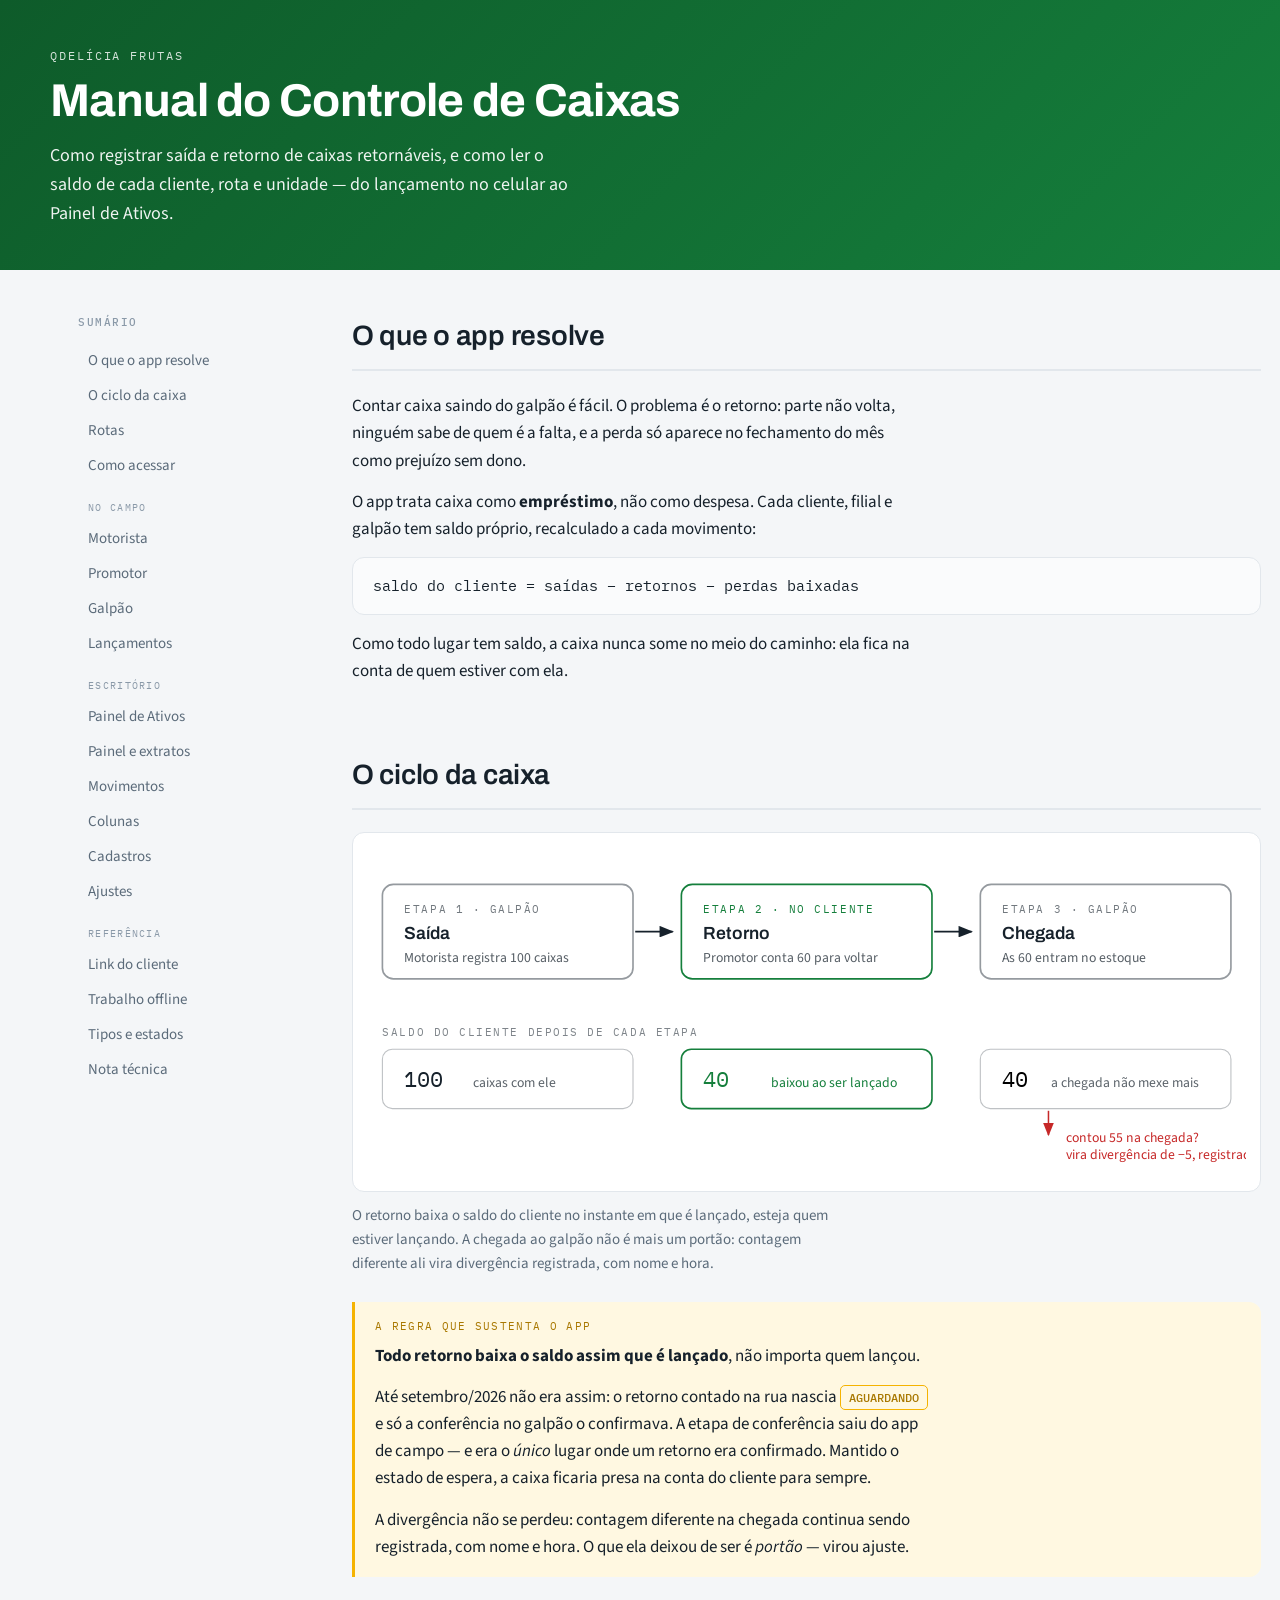
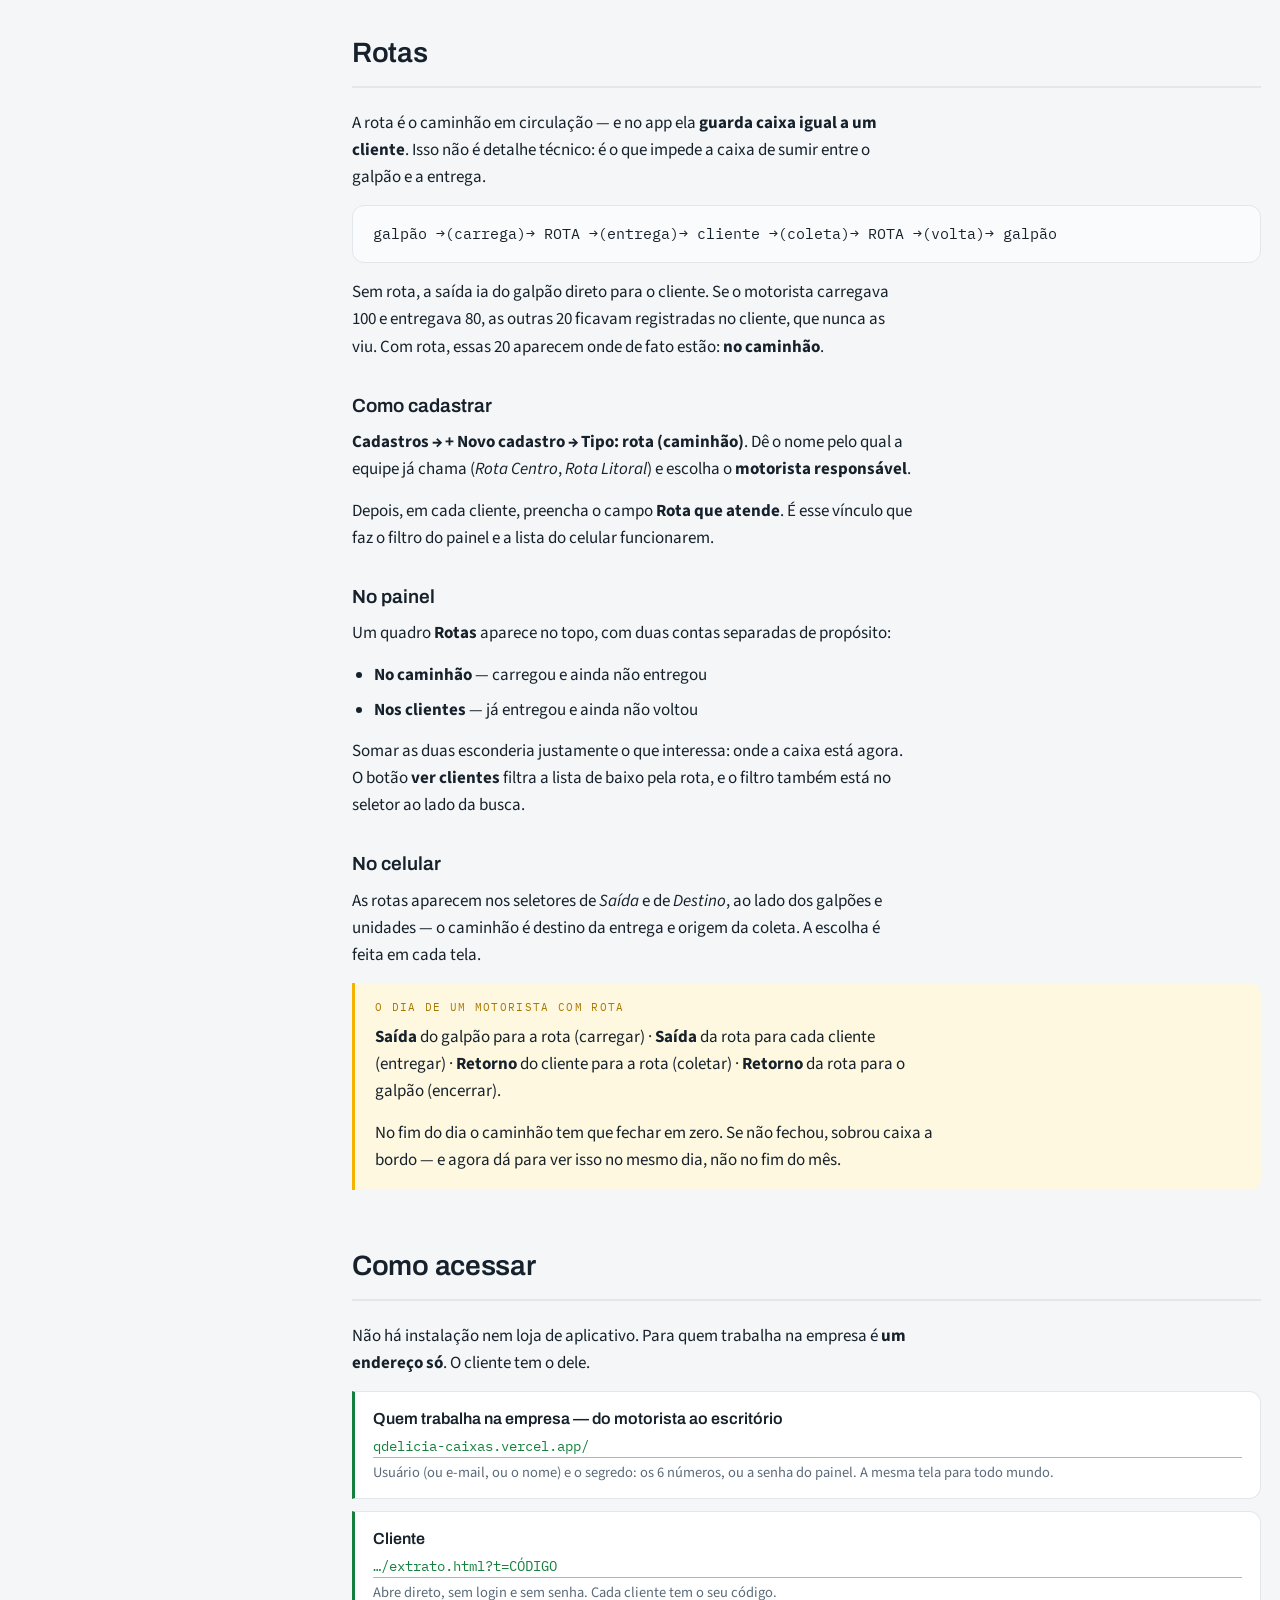
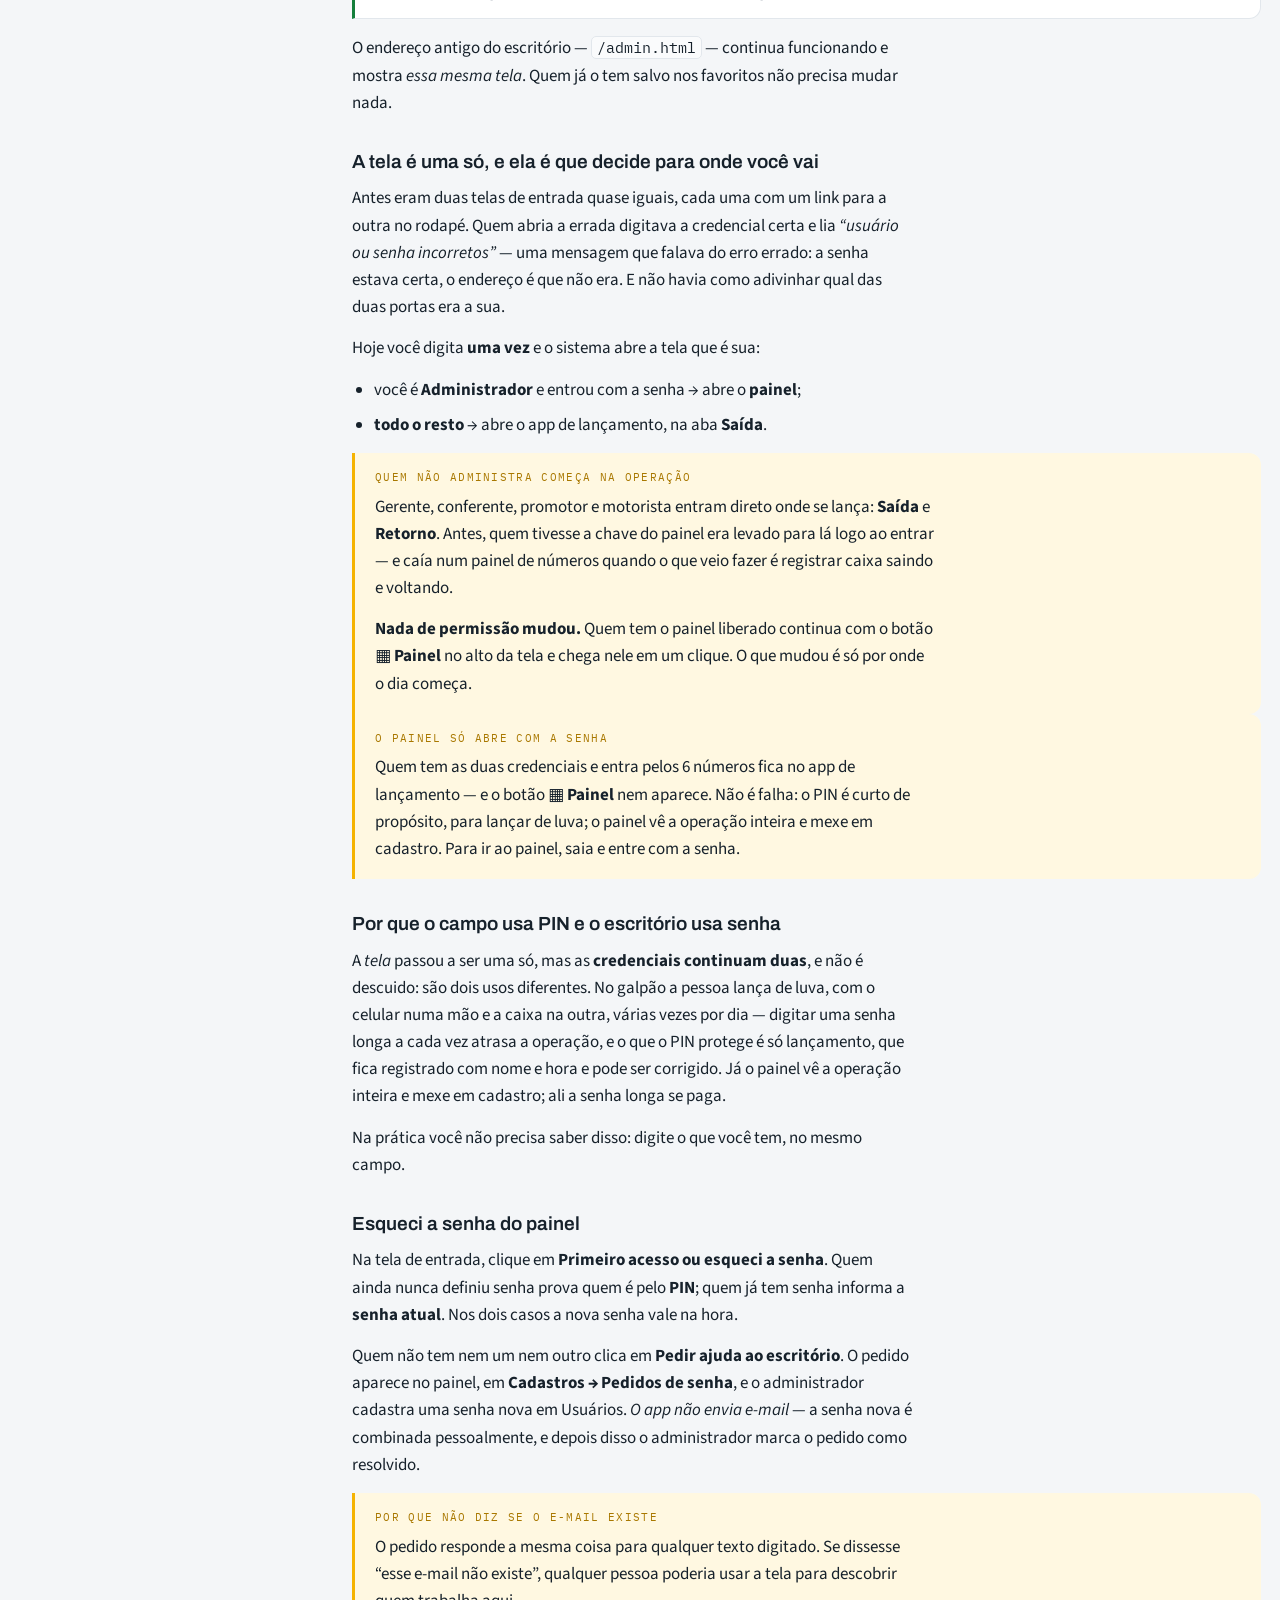
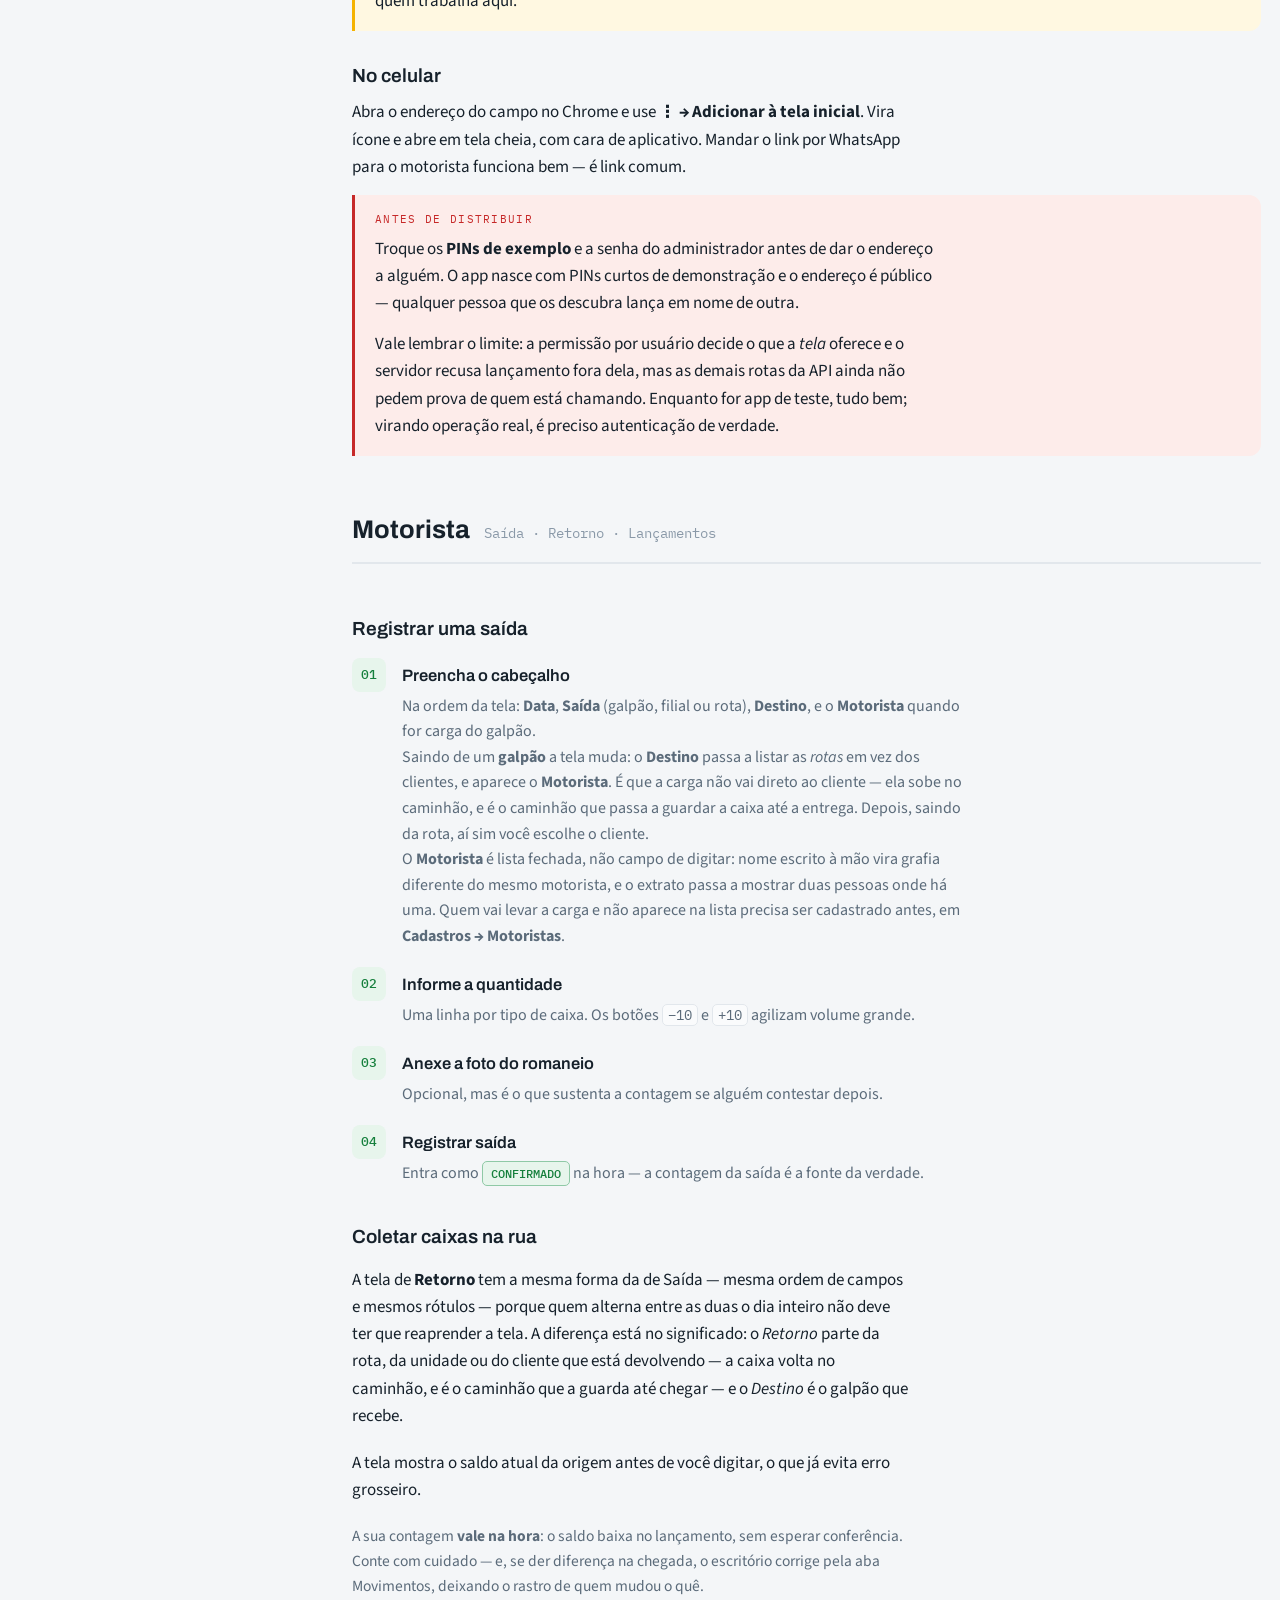
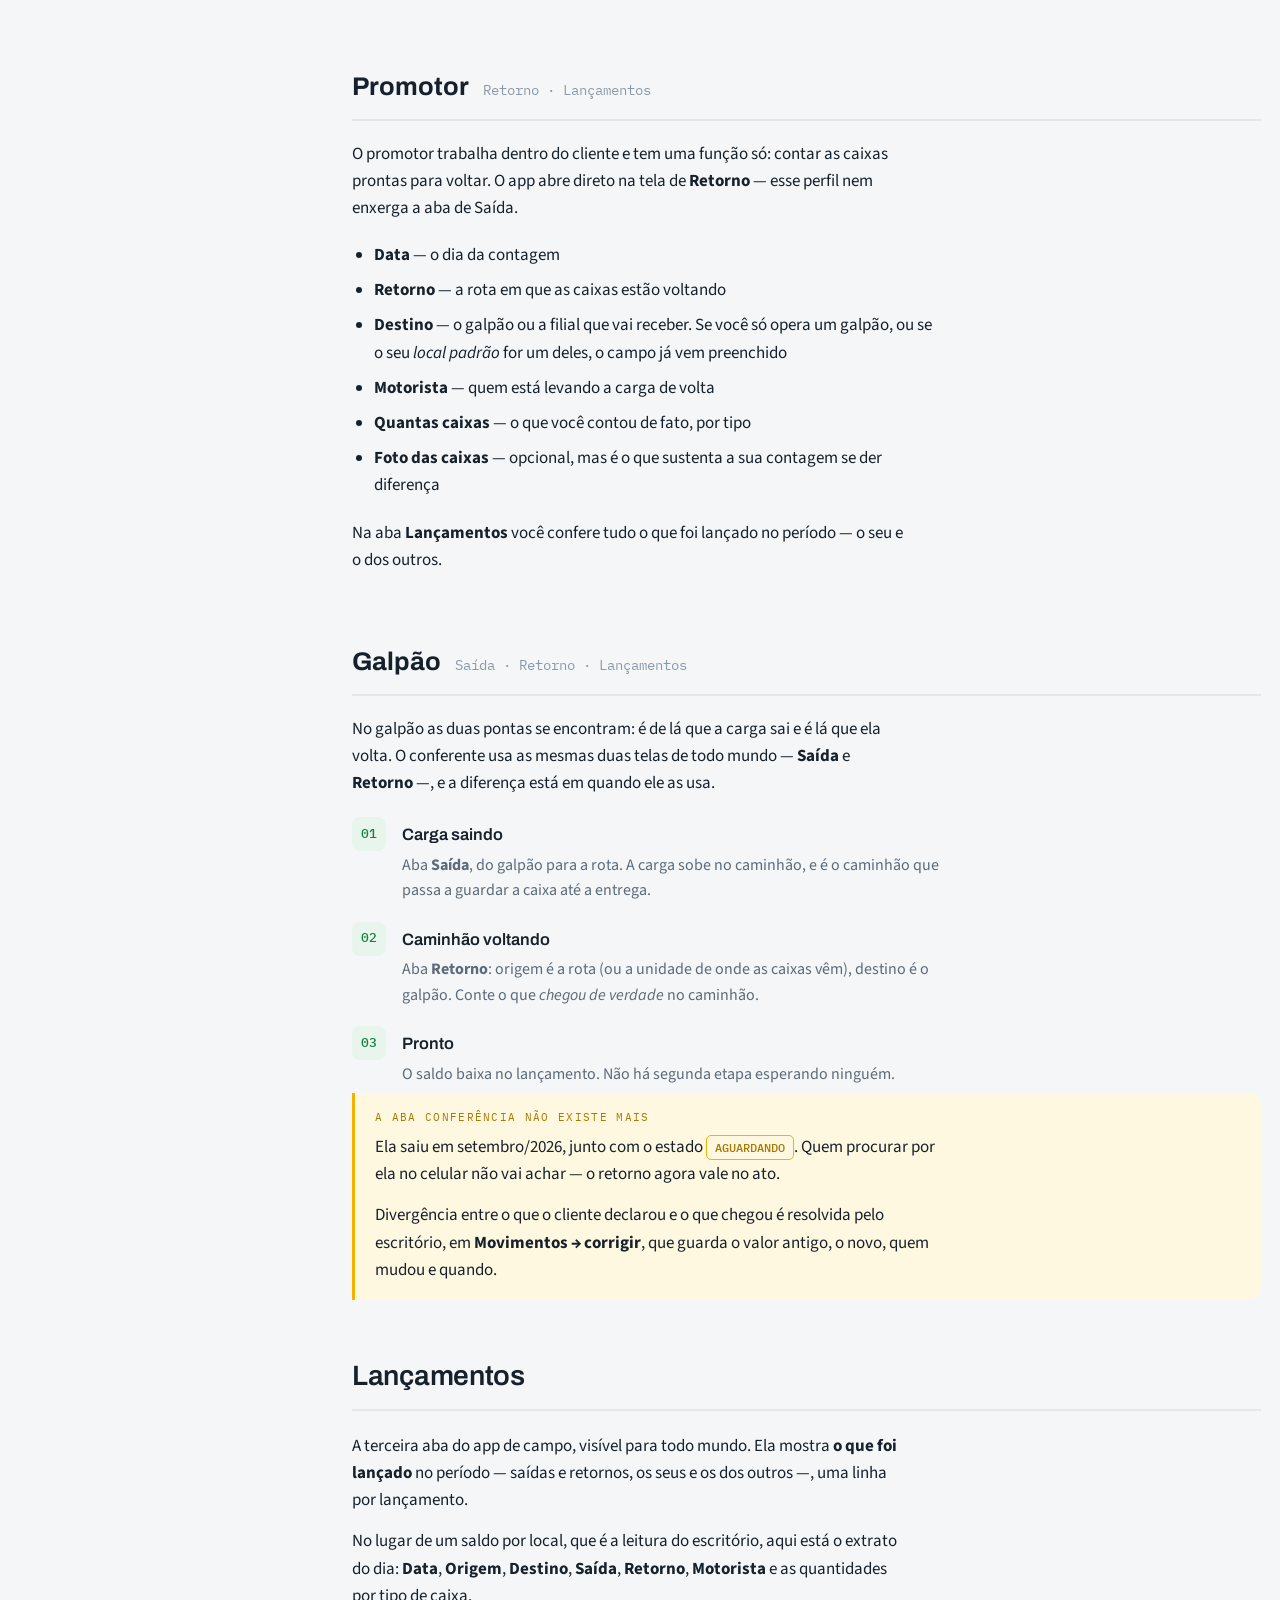
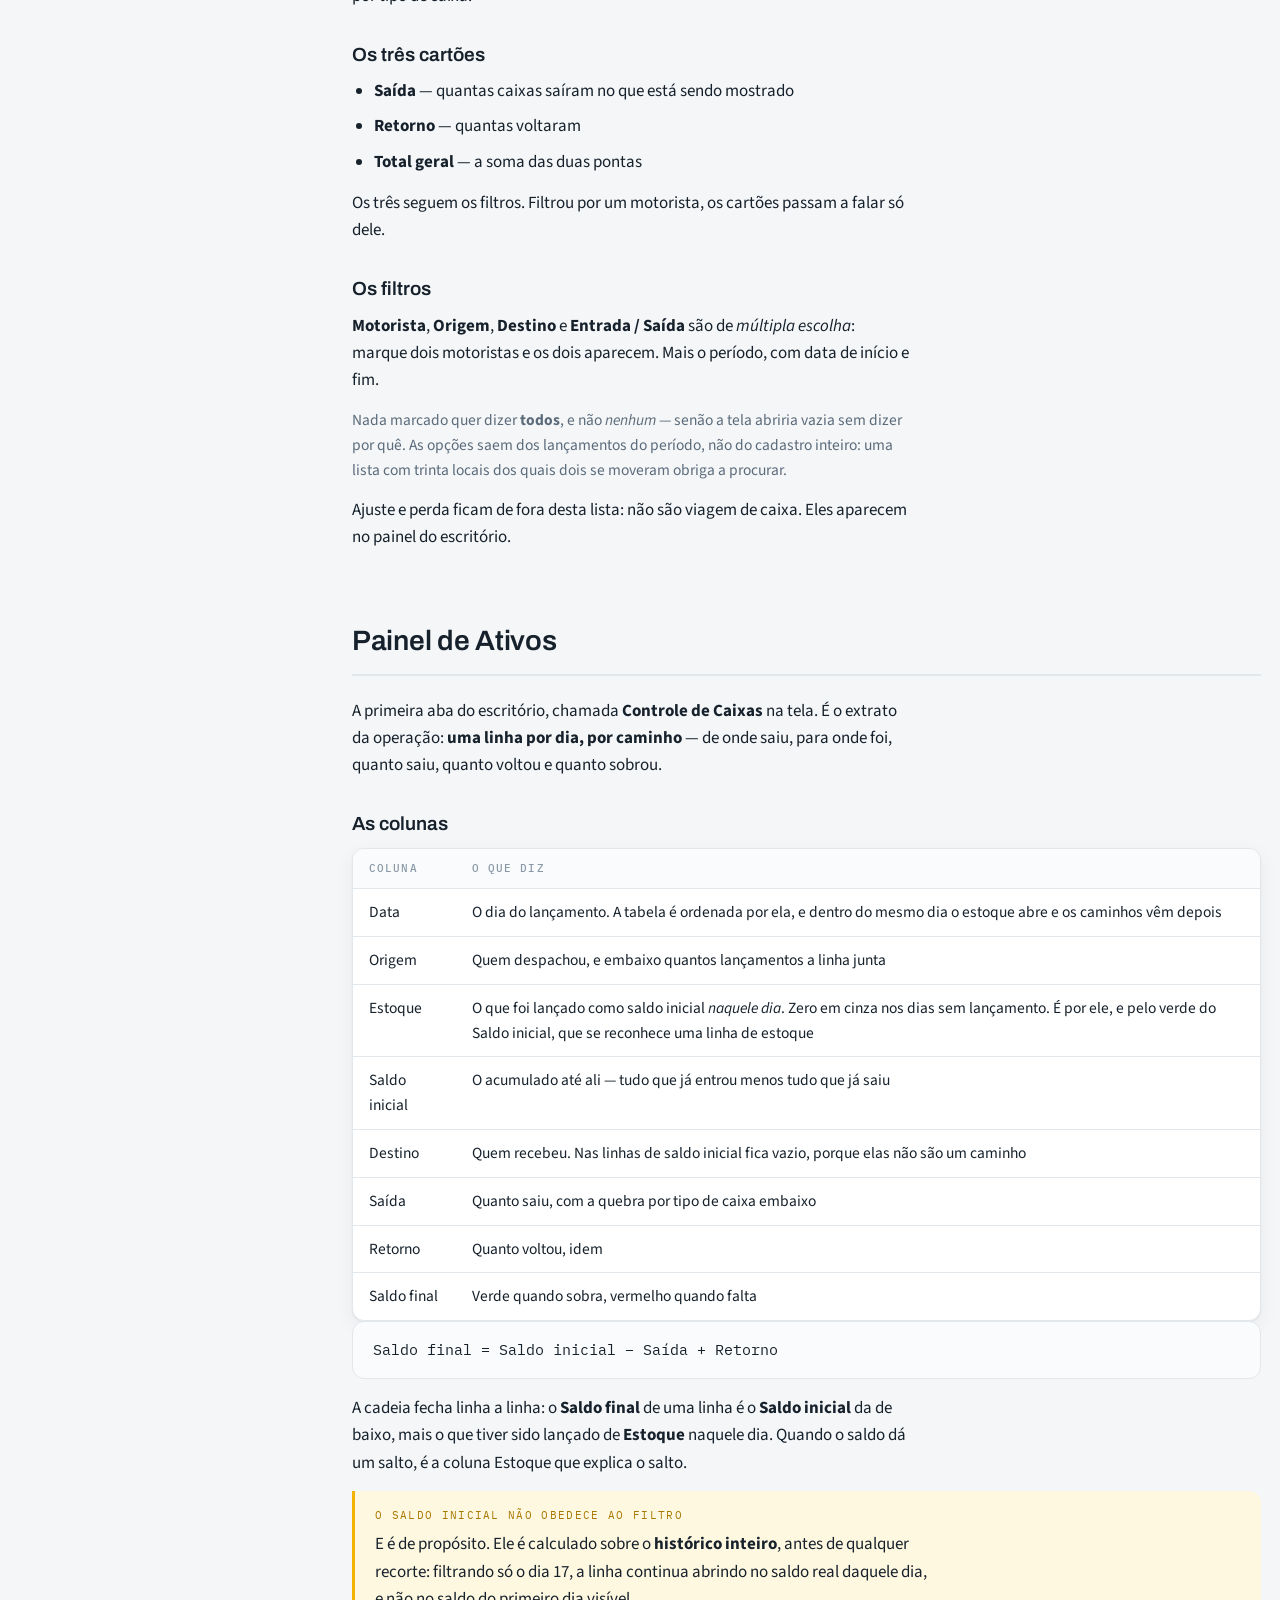
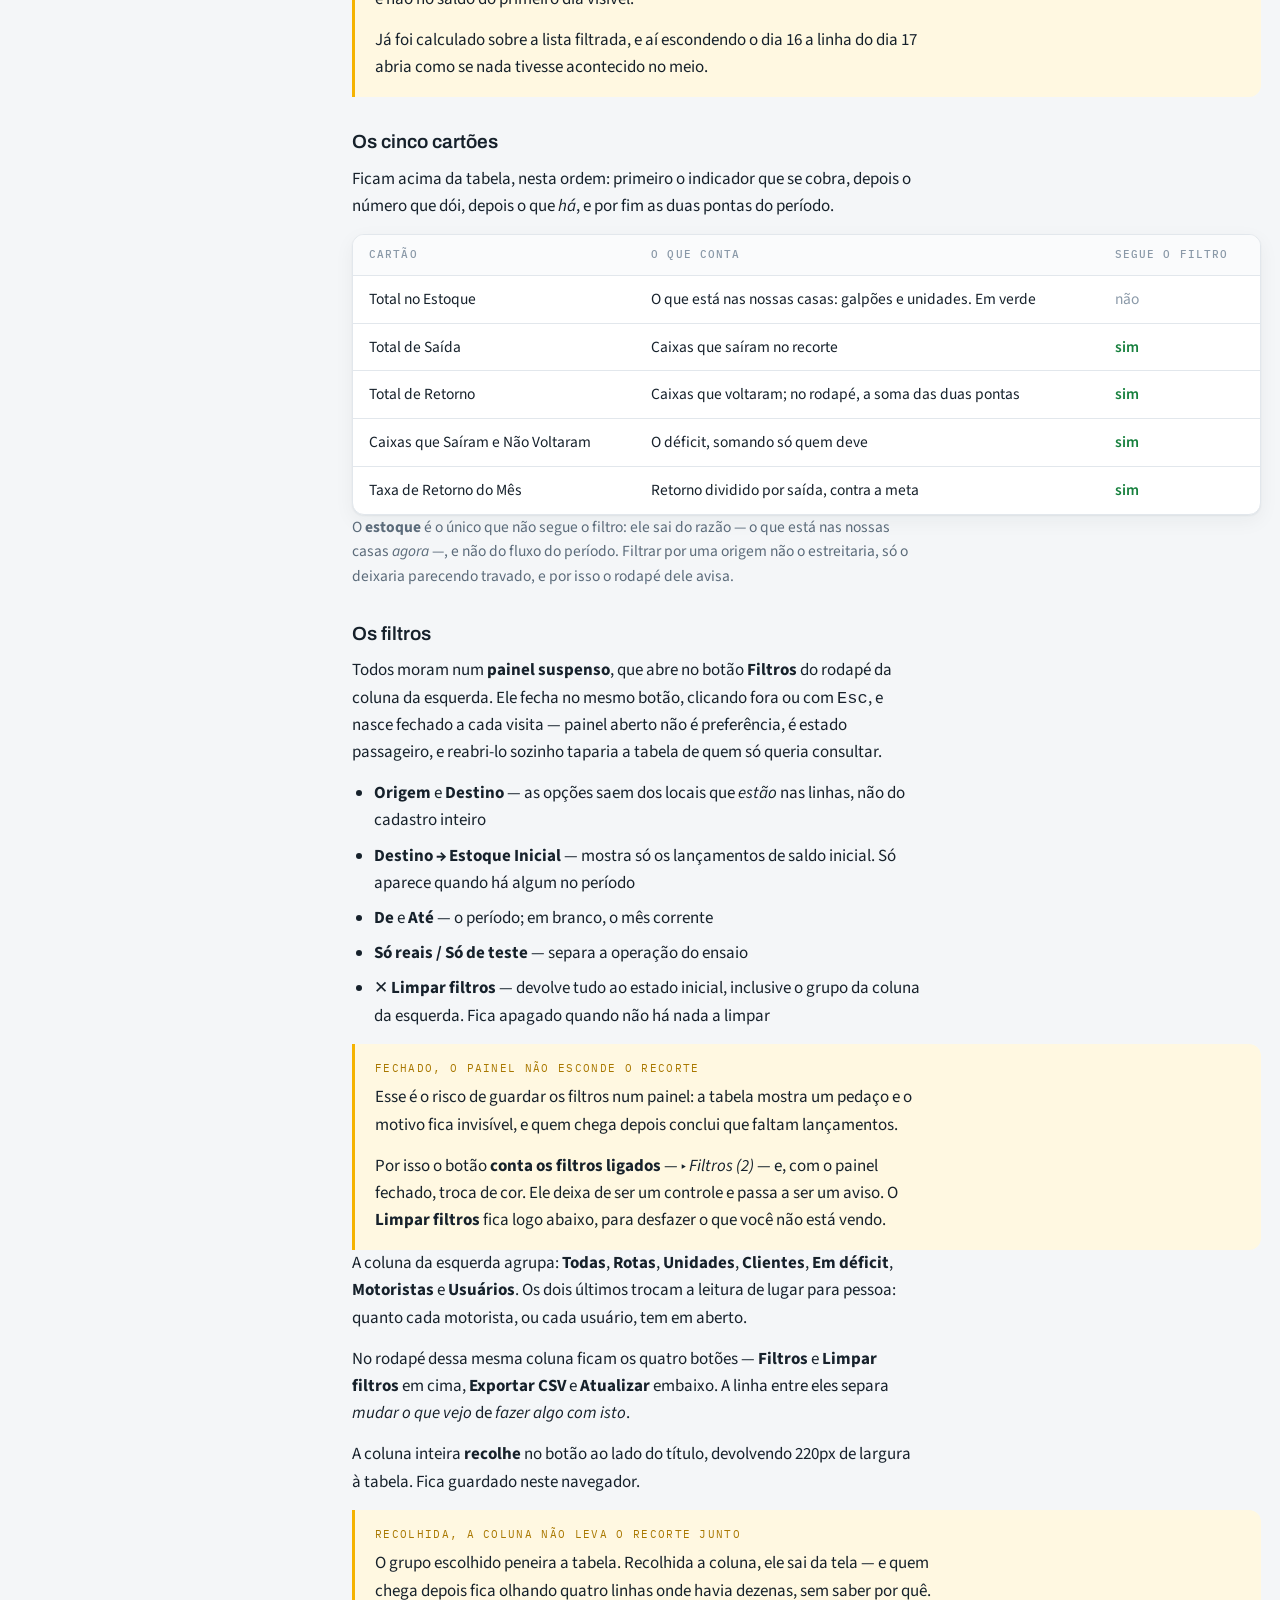
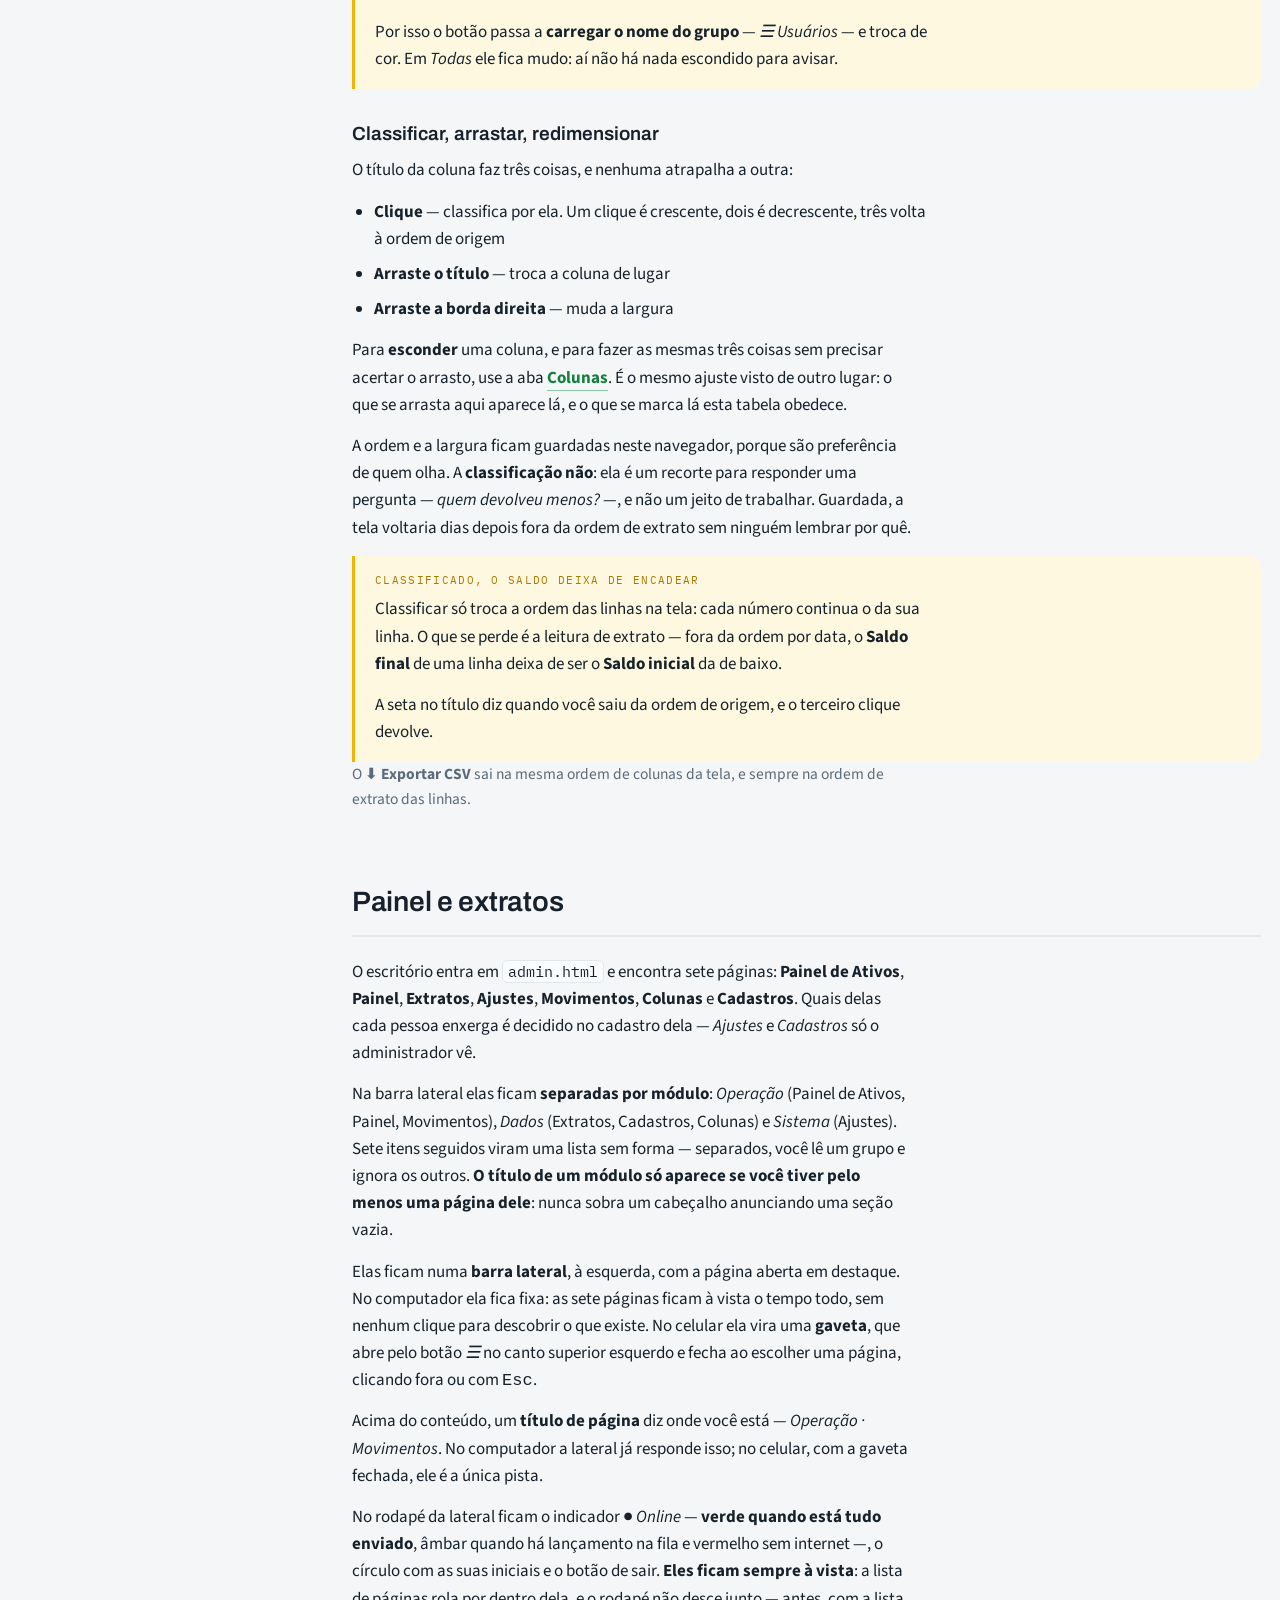
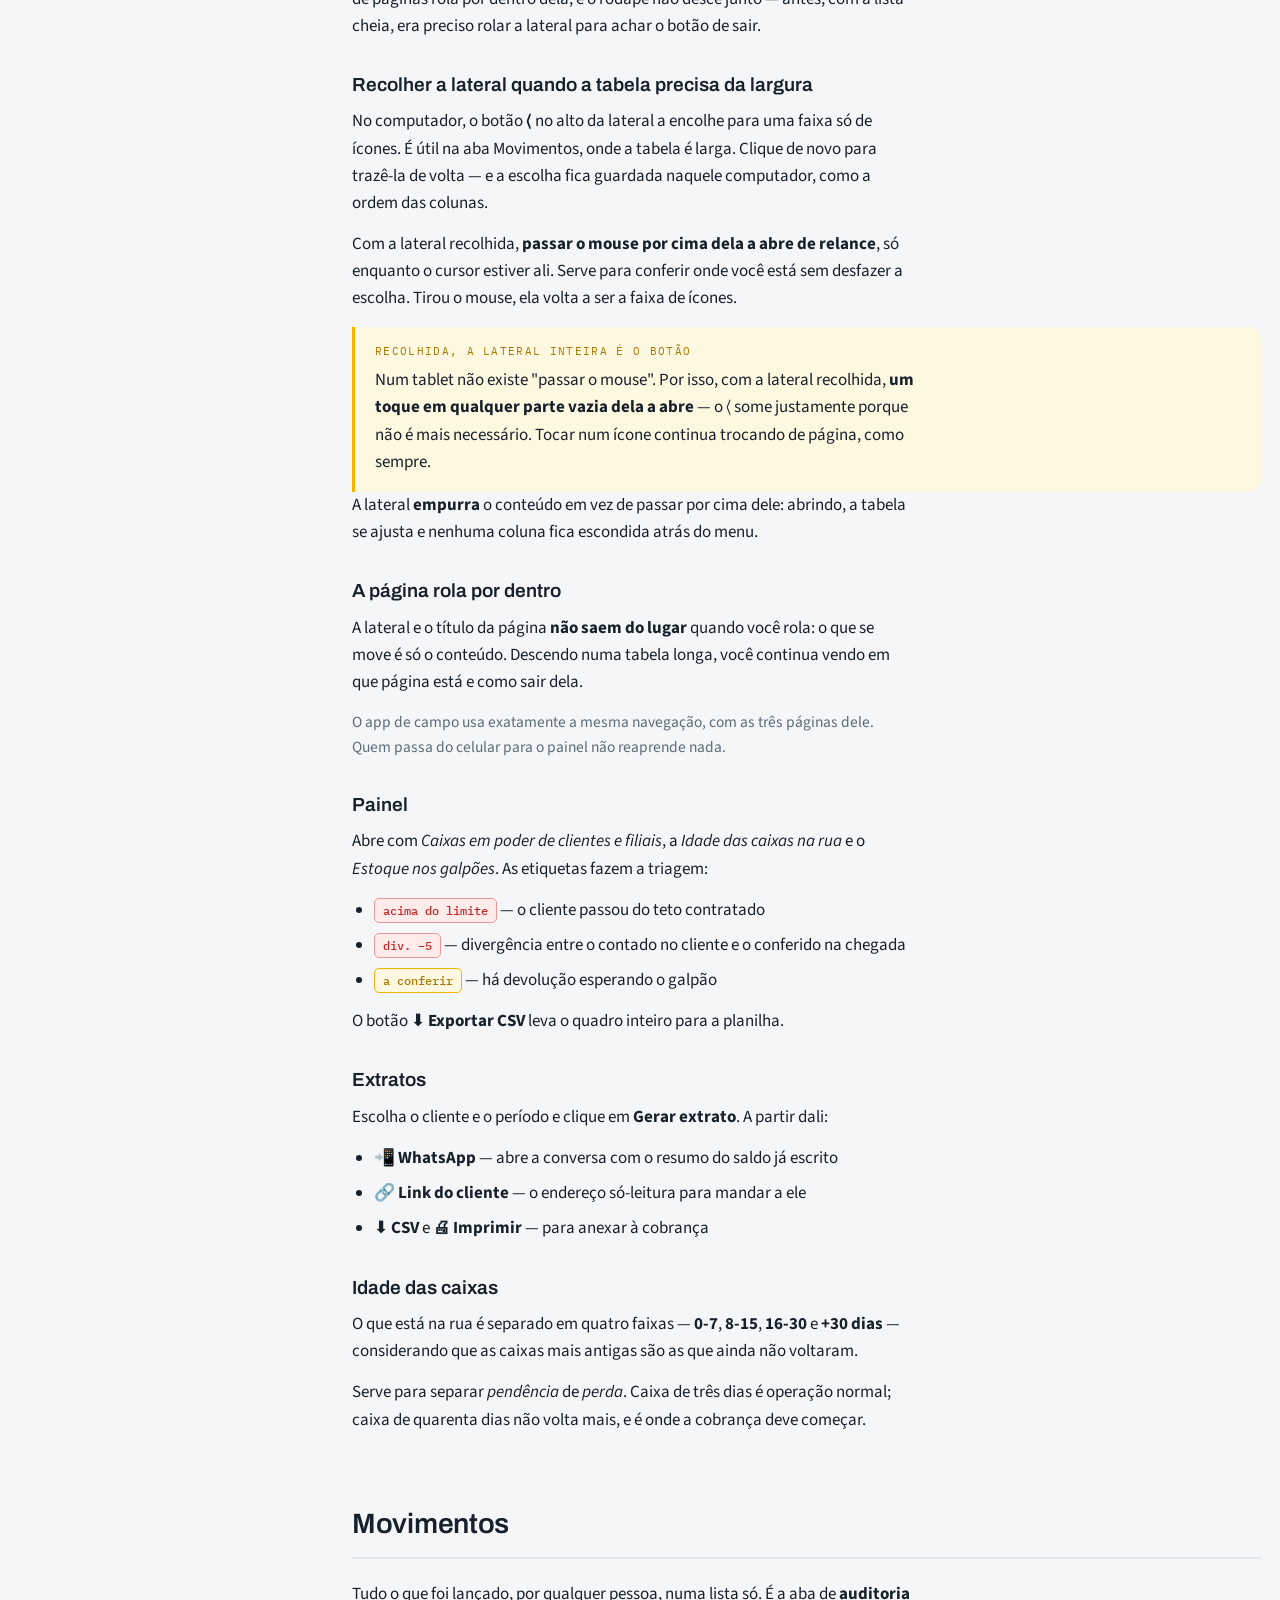
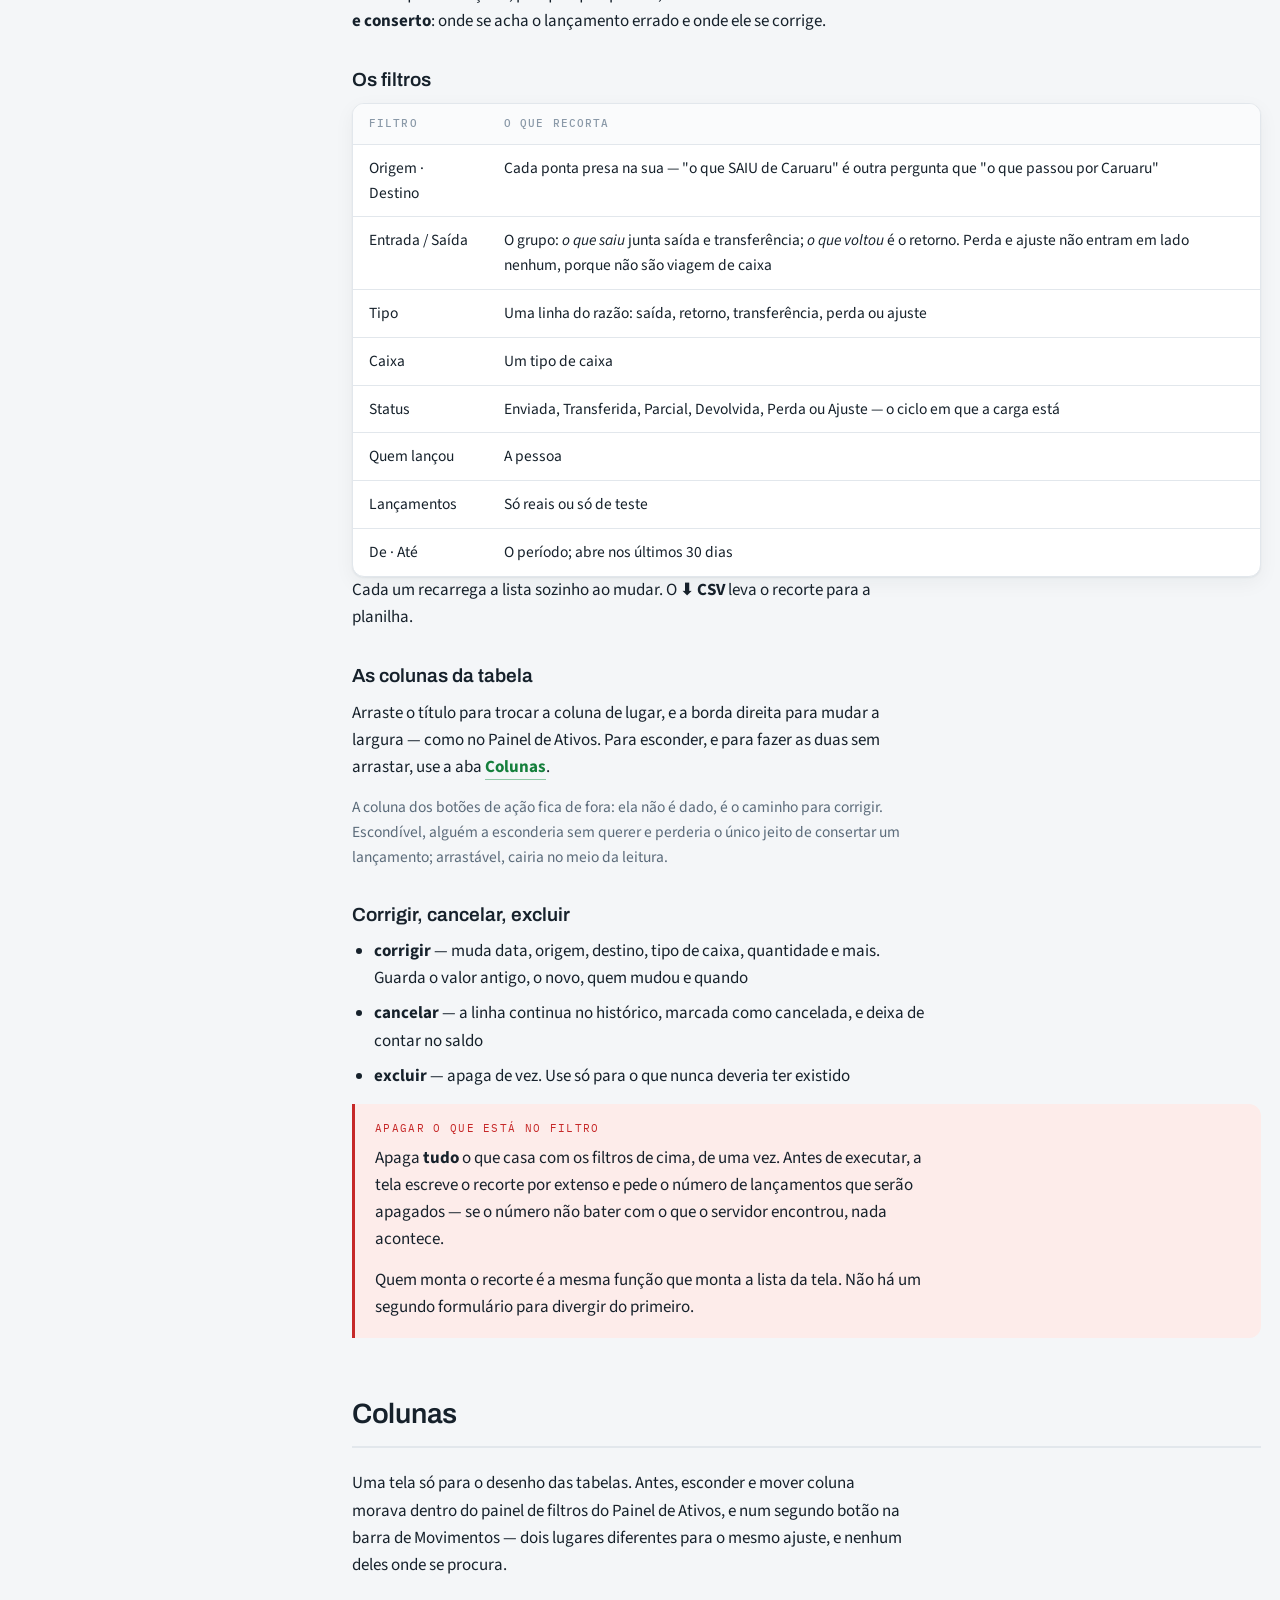
<file: manual.html>
<!doctype html>
<html lang="pt-BR">
<head>
<meta charset="utf-8">
<meta name="viewport" content="width=device-width,initial-scale=1">
<meta name="description" content="Manual de operacao do controle de caixas retornaveis da Qdelicia Frutas.">
<title>Manual do Controle de Caixas</title>
<link rel="preconnect" href="https://fonts.googleapis.com">
<link rel="preconnect" href="https://fonts.gstatic.com" crossorigin>
<link rel="stylesheet" href="https://fonts.googleapis.com/css2?family=Archivo:wght@500;600;700&family=Source+Sans+3:wght@400;600&family=IBM+Plex+Mono:wght@400;500&display=swap">

<style>
:root{
  --verde:#157f3c; --verde-fraco:#e7f5ec; --verde-linha:#8fc9a6;
  --amarelo:#a97800; --amarelo-fraco:#fff8e1; --amarelo-linha:#f5b301;
  --vermelho:#c62828; --vermelho-fraco:#fdecea; --vermelho-linha:#e79a98;
  --ground:#f4f6f8; --surface:#ffffff; --surface2:#fafbfc;
  --rule:#e2e7ec;
  --ink:#16212b; --ink2:#5b6b7a; --ink3:#8a99a8;
  --capa-de:#0e5b2a; --capa-para:#157f3c; --capa-ink:#ffffff;
  --svg-amarelo:#a97800; --svg-verde:#157f3c; --svg-vermelho:#c62828;
  --sombra:0 1px 2px rgba(16,33,43,.06), 0 6px 20px rgba(16,33,43,.05);
  --raio:12px;
  --medida:70ch;
}
@media (prefers-color-scheme: dark){
  :root:not([data-theme="light"]){
    --verde:#4fb771; --verde-fraco:#12291d; --verde-linha:#2c6941;
    --amarelo:#efc054; --amarelo-fraco:#282112; --amarelo-linha:#8a6a15;
    --vermelho:#ef7d78; --vermelho-fraco:#2c1918; --vermelho-linha:#7a3b39;
    --ground:#0f1519; --surface:#18222a; --surface2:#1d2831;
    --rule:#27333d;
    --ink:#e4ecf1; --ink2:#9aabb8; --ink3:#75899a;
    --capa-de:#0b3d1f; --capa-para:#12602f; --capa-ink:#eaf6ee;
    --svg-amarelo:#efc054; --svg-verde:#4fb771; --svg-vermelho:#ef7d78;
    --sombra:0 1px 2px rgba(0,0,0,.4), 0 6px 20px rgba(0,0,0,.3);
  }
}
:root[data-theme="dark"]{
  --verde:#4fb771; --verde-fraco:#12291d; --verde-linha:#2c6941;
  --amarelo:#efc054; --amarelo-fraco:#282112; --amarelo-linha:#8a6a15;
  --vermelho:#ef7d78; --vermelho-fraco:#2c1918; --vermelho-linha:#7a3b39;
  --ground:#0f1519; --surface:#18222a; --surface2:#1d2831;
  --rule:#27333d;
  --ink:#e4ecf1; --ink2:#9aabb8; --ink3:#75899a;
  --capa-de:#0b3d1f; --capa-para:#12602f; --capa-ink:#eaf6ee;
  --svg-amarelo:#efc054; --svg-verde:#4fb771; --svg-vermelho:#ef7d78;
  --sombra:0 1px 2px rgba(0,0,0,.4), 0 6px 20px rgba(0,0,0,.3);
}

*,*::before,*::after{box-sizing:border-box}
body{
  margin:0;
  background:var(--ground);
  color:var(--ink);
  font-family:"Source Sans 3","Segoe UI",system-ui,sans-serif;
  font-size:17px;
  line-height:1.6;
  -webkit-font-smoothing:antialiased;
}
h1,h2,h3,h4{font-family:Archivo,"Segoe UI",system-ui,sans-serif;text-wrap:balance;margin:0}
code,.mono{font-family:"IBM Plex Mono",ui-monospace,Consolas,monospace}
code{font-size:.88em;background:var(--surface2);border:1px solid var(--rule);border-radius:5px;padding:1px 5px}
a{color:var(--verde);text-decoration:none;border-bottom:1px solid var(--verde-linha)}
a:hover{border-bottom-width:2px}
:focus-visible{outline:2px solid var(--verde);outline-offset:3px;border-radius:3px}
@media (prefers-reduced-motion:reduce){*{animation:none !important;transition:none !important}}

.capa{background:linear-gradient(135deg,var(--capa-de),var(--capa-para));color:var(--capa-ink);padding:46px 28px 42px}
.capa-i{max-width:1180px;margin:0 auto}
.capa .eyebrow{font-family:"IBM Plex Mono",monospace;font-size:12px;letter-spacing:.16em;text-transform:uppercase;opacity:.82;margin:0 0 12px}
.capa h1{font-size:clamp(30px,5vw,46px);font-weight:700;line-height:1.06;letter-spacing:-.015em}
.capa .lede{margin:16px 0 0;max-width:58ch;font-size:18px;opacity:.93}

.wrap{max-width:1180px;margin:0 auto;padding:32px 28px 96px;display:grid;gap:44px}
@media (min-width:1000px){
  .wrap{grid-template-columns:230px minmax(0,1fr);align-items:start;padding-top:44px}
  .sumario{position:sticky;top:28px}
}

.sumario h2{font-size:11px;letter-spacing:.14em;text-transform:uppercase;color:var(--ink3);font-family:"IBM Plex Mono",monospace;font-weight:500;margin:0 0 12px}
.sumario ul{list-style:none;margin:0;padding:0;display:grid;gap:1px}
.sumario a{display:block;padding:5px 10px;border:0;border-radius:7px;color:var(--ink2);font-size:15px}
.sumario a:hover{background:var(--surface);color:var(--ink)}
.sumario .grupo{margin-top:16px;font-family:"IBM Plex Mono",monospace;font-size:10px;letter-spacing:.13em;text-transform:uppercase;color:var(--ink3);padding:0 10px 5px}

main{display:grid;gap:54px;min-width:0}
section{scroll-margin-top:24px}
section>h2{font-size:clamp(22px,3vw,28px);font-weight:600;letter-spacing:-.01em;padding-bottom:10px;border-bottom:2px solid var(--rule);margin-bottom:22px}
h3{font-size:19px;font-weight:600;margin:30px 0 8px}
h4{font-size:15px;font-weight:600;margin:22px 0 6px;color:var(--ink2)}
p,li{max-width:var(--medida)}
p{margin:0 0 14px}
ul,ol{margin:0 0 14px;padding-left:22px;display:grid;gap:8px}
.nota{color:var(--ink2);font-size:15.5px}

.perfil{display:grid;gap:6px}
.perfil-cab{display:flex;flex-wrap:wrap;align-items:baseline;gap:8px 14px;border-bottom:2px solid var(--rule);padding-bottom:11px;margin-bottom:14px}
.perfil-cab h2{border:0;padding:0;margin:0}
.onde{font-size:13.5px;color:var(--ink3);font-family:"IBM Plex Mono",monospace}

.chip{display:inline-block;font-family:"IBM Plex Mono",monospace;font-size:12px;font-weight:500;padding:2px 8px;border-radius:5px;white-space:nowrap}
.chip.ok{background:var(--verde-fraco);color:var(--verde);border:1px solid var(--verde-linha)}
.chip.aguarda{background:var(--amarelo-fraco);color:var(--amarelo);border:1px solid var(--amarelo-linha)}
.chip.alerta{background:var(--vermelho-fraco);color:var(--vermelho);border:1px solid var(--vermelho-linha)}

.tabela{overflow-x:auto;border:1px solid var(--rule);border-radius:var(--raio);background:var(--surface);box-shadow:var(--sombra)}
table{border-collapse:collapse;width:100%;font-size:15.5px;min-width:480px}
th,td{text-align:left;padding:11px 16px;border-bottom:1px solid var(--rule);vertical-align:top}
thead th{font-family:"IBM Plex Mono",monospace;font-size:11px;letter-spacing:.1em;text-transform:uppercase;color:var(--ink3);font-weight:500;background:var(--surface2);white-space:nowrap}
tbody tr:last-child td{border-bottom:0}
.sim{color:var(--verde);font-weight:600}
.nao{color:var(--ink3)}

.passos{list-style:none;padding:0;margin:0;display:grid;gap:18px;counter-reset:p}
.passos>li{counter-increment:p;display:grid;grid-template-columns:34px minmax(0,1fr);gap:16px;max-width:none}
.passos>li::before{content:counter(p,decimal-leading-zero);font-family:"IBM Plex Mono",monospace;font-size:13px;font-weight:500;color:var(--verde);background:var(--verde-fraco);border-radius:8px;height:34px;display:flex;align-items:center;justify-content:center}
.passos h4{margin:5px 0 4px;color:var(--ink);font-size:16.5px}
.passos p{margin:0;font-size:16px;color:var(--ink2)}

.regra{border-left:3px solid var(--amarelo-linha);background:var(--amarelo-fraco);padding:16px 20px;border-radius:0 var(--raio) var(--raio) 0}
.regra>:last-child{margin-bottom:0}
.regra .rot{font-family:"IBM Plex Mono",monospace;font-size:11px;letter-spacing:.12em;text-transform:uppercase;color:var(--amarelo);display:block;margin-bottom:7px}
.perigo{border-left-color:var(--vermelho);background:var(--vermelho-fraco)}
.perigo .rot{color:var(--vermelho)}

.formula{font-family:"IBM Plex Mono",monospace;font-size:15px;background:var(--surface2);border:1px solid var(--rule);border-radius:var(--raio);padding:16px 20px;overflow-x:auto;margin:0 0 16px}

figure{margin:0 0 26px;display:grid;gap:12px}
figure svg{width:100%;max-width:100%;height:auto;display:block;background:var(--surface);border:1px solid var(--rule);border-radius:var(--raio);padding:14px;color:var(--ink)}
figcaption{font-size:15px;color:var(--ink2);max-width:var(--medida)}
/* var() nao vale em atributo de apresentacao do SVG — as cores do diagrama vem daqui */
.dg .f-amb{fill:var(--svg-amarelo)}
.dg .s-amb{stroke:var(--svg-amarelo)}
.dg .f-ver{fill:var(--svg-verde)}
.dg .s-ver{stroke:var(--svg-verde)}
.dg .f-verm{fill:var(--svg-vermelho)}
.dg .s-verm{stroke:var(--svg-vermelho)}
.dg .rot{font-family:"IBM Plex Mono",monospace;font-size:10px;letter-spacing:1.4px}
.dg .tit{font-family:Archivo,sans-serif;font-size:16px;font-weight:600}
.dg .txt{font-family:"Source Sans 3",sans-serif;font-size:12.5px}
.dg .val{font-family:"IBM Plex Mono",monospace;font-size:20px}

.acessos{display:grid;gap:12px;margin-bottom:16px}
.acesso{display:grid;gap:3px;padding:14px 18px;background:var(--surface);border:1px solid var(--rule);border-left:3px solid var(--verde);border-radius:0 var(--raio) var(--raio) 0}
.acesso .quem{font-family:Archivo,sans-serif;font-weight:600;font-size:16px}
.acesso a{font-family:"IBM Plex Mono",monospace;font-size:14px;word-break:break-all}
.acesso .como{font-size:14.5px;color:var(--ink2)}

footer{border-top:1px solid var(--rule);padding-top:20px;font-size:14.5px;color:var(--ink3);max-width:var(--medida)}

/* ---------- impressão e PDF ---------- */
@media print{
  /* O papel é sempre claro. Os três seletores existem de propósito: sem eles, o bloco de tema
     escuro (`:root:not([data-theme="light"])`) tem especificidade maior e o PDF sai com fundo
     preto no navegador de quem estiver no tema escuro. */
  :root,
  :root:not([data-theme="light"]),
  :root[data-theme="dark"]{
    --ground:#ffffff; --surface:#ffffff; --surface2:#f7f8fa; --rule:#d6dde3;
    --ink:#101a22; --ink2:#3e4c58; --ink3:#63737e;
    --verde:#0f6a31; --verde-fraco:#eaf5ee; --verde-linha:#9cc9ad;
    --amarelo:#8a6100; --amarelo-fraco:#fff8e6; --amarelo-linha:#d9a300;
    --vermelho:#a81f1f; --vermelho-fraco:#fdeceb; --vermelho-linha:#e0a3a1;
    --capa-de:#0e5b2a; --capa-para:#157f3c; --capa-ink:#ffffff;
    --svg-amarelo:#8a6100; --svg-verde:#0f6a31; --svg-vermelho:#a81f1f;
    --sombra:none;
  }
  /* As cores das etiquetas carregam significado (amarelo = aguardando) — precisam sair na tinta. */
  *{-webkit-print-color-adjust:exact;print-color-adjust:exact}
  @page{margin:14mm 12mm}
  body{font-size:10.5pt;line-height:1.45}

  .capa{padding:16mm 12mm 12mm}
  .capa h1{font-size:26pt}
  .capa .lede{font-size:11pt}
  .capa .eyebrow{font-size:8pt}

  .sumario{display:none}          /* sumário clicável não serve no papel */
  .wrap{display:block;max-width:none;padding:0}
  main{display:block}

  section{margin-top:9mm}
  section>h2{font-size:15pt;break-after:avoid}
  h3{font-size:12pt;break-after:avoid}
  h4{break-after:avoid}
  p,li{max-width:none}

  /* nada de tabela ou passo partido entre páginas */
  .tabela,figure,.regra,.acesso,.formula,.passos>li{break-inside:avoid}
  table{min-width:0}
  .tabela{overflow:visible}

  a{color:var(--ink);border-bottom:0}
  .acesso a{word-break:break-all;font-size:9.5pt}
  footer{margin-top:8mm}
}
</style>
</head>
<body>
<header class="capa">
  <div class="capa-i">
    <p class="eyebrow">Qdelícia Frutas</p>
    <h1>Manual do Controle de Caixas</h1>
    <p class="lede">Como registrar saída e retorno de caixas retornáveis, e como ler o saldo de cada cliente, rota e unidade — do lançamento no celular ao Painel de Ativos.</p>
  </div>
</header>

<div class="wrap">

<nav class="sumario" aria-label="Sumário">
  <h2>Sumário</h2>
  <ul>
    <li><a href="#problema">O que o app resolve</a></li>
    <li><a href="#ciclo">O ciclo da caixa</a></li>
    <li><a href="#rotas">Rotas</a></li>
    <li><a href="#acesso">Como acessar</a></li>
    <li class="grupo">No campo</li>
    <li><a href="#motorista">Motorista</a></li>
    <li><a href="#promotor">Promotor</a></li>
    <li><a href="#galpao">Galpão</a></li>
    <li><a href="#lancamentos">Lançamentos</a></li>
    <li class="grupo">Escritório</li>
    <li><a href="#ativos">Painel de Ativos</a></li>
    <li><a href="#painel">Painel e extratos</a></li>
    <li><a href="#movimentos">Movimentos</a></li>
    <li><a href="#colunas">Colunas</a></li>
    <li><a href="#cadastros">Cadastros</a></li>
    <li><a href="#lancar">Ajustes</a></li>
    <li class="grupo">Referência</li>
    <li><a href="#cliente">Link do cliente</a></li>
    <li><a href="#offline">Trabalho offline</a></li>
    <li><a href="#tabelas">Tipos e estados</a></li>
    <li><a href="#tecnico">Nota técnica</a></li>
  </ul>
</nav>

<main>

<section id="problema">
  <h2>O que o app resolve</h2>
  <p>Contar caixa saindo do galpão é fácil. O problema é o retorno: parte não volta, ninguém sabe de quem é a falta, e a perda só aparece no fechamento do mês como prejuízo sem dono.</p>
  <p>O app trata caixa como <strong>empréstimo</strong>, não como despesa. Cada cliente, filial e galpão tem saldo próprio, recalculado a cada movimento:</p>
  <div class="formula">saldo do cliente = saídas − retornos − perdas baixadas</div>
  <p>Como todo lugar tem saldo, a caixa nunca some no meio do caminho: ela fica na conta de quem estiver com ela.</p>
</section>

<section id="ciclo">
  <h2>O ciclo da caixa</h2>

  <figure>
    <svg class="dg" viewBox="0 0 800 300" role="img" aria-label="A saída põe 100 caixas na conta do cliente. Quando o retorno de 60 é lançado, o saldo baixa na hora, para 40. A chegada ao galpão não mexe mais no saldo: uma contagem diferente ali vira divergência registrada.">
      <defs>
        <marker id="seta" viewBox="0 0 10 8" refX="9" refY="4" markerWidth="9" markerHeight="7" orient="auto">
          <polygon points="0,0 10,4 0,8" fill="currentColor"></polygon>
        </marker>
        <marker id="setaVerm" viewBox="0 0 10 8" refX="9" refY="4" markerWidth="9" markerHeight="7" orient="auto">
          <polygon class="f-verm" points="0,0 10,4 0,8"></polygon>
        </marker>
      </defs>

      <rect x="14" y="34" width="228" height="86" rx="10" fill="none" stroke="currentColor" stroke-width="1.5" opacity=".45"></rect>
      <text class="rot" x="34" y="60" fill="currentColor" opacity=".6">ETAPA 1 · GALPÃO</text>
      <text class="tit" x="34" y="84" fill="currentColor">Saída</text>
      <text class="txt" x="34" y="105" fill="currentColor" opacity=".72">Motorista registra 100 caixas</text>

      <rect class="s-ver" x="286" y="34" width="228" height="86" rx="10" fill="none" stroke-width="1.5"></rect>
      <text class="rot f-ver" x="306" y="60">ETAPA 2 · NO CLIENTE</text>
      <text class="tit" x="306" y="84" fill="currentColor">Retorno</text>
      <text class="txt" x="306" y="105" fill="currentColor" opacity=".72">Promotor conta 60 para voltar</text>

      <rect x="558" y="34" width="228" height="86" rx="10" fill="none" stroke="currentColor" stroke-width="1.5" opacity=".45"></rect>
      <text class="rot" x="578" y="60" fill="currentColor" opacity=".6">ETAPA 3 · GALPÃO</text>
      <text class="tit" x="578" y="84" fill="currentColor">Chegada</text>
      <text class="txt" x="578" y="105" fill="currentColor" opacity=".72">As 60 entram no estoque</text>

      <line x1="244" y1="77" x2="278" y2="77" stroke="currentColor" stroke-width="1.5" marker-end="url(#seta)"></line>
      <line x1="516" y1="77" x2="550" y2="77" stroke="currentColor" stroke-width="1.5" marker-end="url(#seta)"></line>

      <text class="rot" x="14" y="172" fill="currentColor" opacity=".55">SALDO DO CLIENTE DEPOIS DE CADA ETAPA</text>

      <rect x="14" y="184" width="228" height="54" rx="9" fill="none" stroke="currentColor" stroke-width="1" opacity=".28"></rect>
      <text class="val" x="34" y="218" fill="currentColor">100</text>
      <text class="txt" x="96" y="218" fill="currentColor" opacity=".7">caixas com ele</text>

      <rect class="s-ver" x="286" y="184" width="228" height="54" rx="9" fill="none" stroke-width="1.5"></rect>
      <text class="val f-ver" x="306" y="218">40</text>
      <text class="txt f-ver" x="368" y="218">baixou ao ser lançado</text>

      <rect x="558" y="184" width="228" height="54" rx="9" fill="none" stroke="currentColor" stroke-width="1" opacity=".28"></rect>
      <text class="val" x="578" y="218">40</text>
      <text class="txt" x="622" y="218" fill="currentColor" opacity=".7">a chegada não mexe mais</text>

      <line class="s-verm" x1="620" y1="240" x2="620" y2="262" stroke-width="1.4" marker-end="url(#setaVerm)"></line>
      <text class="txt f-verm" x="636" y="268">contou 55 na chegada?</text>
      <text class="txt f-verm" x="636" y="284">vira divergência de −5, registrada</text>
    </svg>
    <figcaption>O retorno baixa o saldo do cliente no instante em que é lançado, esteja quem estiver lançando. A chegada ao galpão não é mais um portão: contagem diferente ali vira divergência registrada, com nome e hora.</figcaption>
  </figure>

  <div class="regra">
    <span class="rot">A regra que sustenta o app</span>
    <p><strong>Todo retorno baixa o saldo assim que é lançado</strong>, não importa quem lançou.</p>
    <p>Até setembro/2026 não era assim: o retorno contado na rua nascia <span class="chip aguarda">AGUARDANDO</span> e só a conferência no galpão o confirmava. A etapa de conferência saiu do app de campo — e era o <em>único</em> lugar onde um retorno era confirmado. Mantido o estado de espera, a caixa ficaria presa na conta do cliente para sempre.</p>
    <p>A divergência não se perdeu: contagem diferente na chegada continua sendo registrada, com nome e hora. O que ela deixou de ser é <em>portão</em> — virou ajuste.</p>
  </div>
</section>

<section id="rotas">
  <h2>Rotas</h2>
  <p>A rota é o caminhão em circulação — e no app ela <strong>guarda caixa igual a um cliente</strong>. Isso não é detalhe técnico: é o que impede a caixa de sumir entre o galpão e a entrega.</p>

  <div class="formula">galpão →(carrega)→ ROTA →(entrega)→ cliente →(coleta)→ ROTA →(volta)→ galpão</div>

  <p>Sem rota, a saída ia do galpão direto para o cliente. Se o motorista carregava 100 e entregava 80, as outras 20 ficavam registradas no cliente, que nunca as viu. Com rota, essas 20 aparecem onde de fato estão: <strong>no caminhão</strong>.</p>

  <h3>Como cadastrar</h3>
  <p><strong>Cadastros → + Novo cadastro → Tipo: rota (caminhão)</strong>. Dê o nome pelo qual a equipe já chama (<em>Rota Centro</em>, <em>Rota Litoral</em>) e escolha o <strong>motorista responsável</strong>.</p>
  <p>Depois, em cada cliente, preencha o campo <strong>Rota que atende</strong>. É esse vínculo que faz o filtro do painel e a lista do celular funcionarem.</p>

  <h3>No painel</h3>
  <p>Um quadro <strong>Rotas</strong> aparece no topo, com duas contas separadas de propósito:</p>
  <ul>
    <li><strong>No caminhão</strong> — carregou e ainda não entregou</li>
    <li><strong>Nos clientes</strong> — já entregou e ainda não voltou</li>
  </ul>
  <p>Somar as duas esconderia justamente o que interessa: onde a caixa está agora. O botão <strong>ver clientes</strong> filtra a lista de baixo pela rota, e o filtro também está no seletor ao lado da busca.</p>

  <h3>No celular</h3>
  <p>As rotas aparecem nos seletores de <em>Saída</em> e de <em>Destino</em>, ao lado dos galpões e unidades — o caminhão é destino da entrega e origem da coleta. A escolha é feita em cada tela.</p>

  <div class="regra">
    <span class="rot">O dia de um motorista com rota</span>
    <p><strong>Saída</strong> do galpão para a rota (carregar) · <strong>Saída</strong> da rota para cada cliente (entregar) · <strong>Retorno</strong> do cliente para a rota (coletar) · <strong>Retorno</strong> da rota para o galpão (encerrar).</p>
    <p>No fim do dia o caminhão tem que fechar em zero. Se não fechou, sobrou caixa a bordo — e agora dá para ver isso no mesmo dia, não no fim do mês.</p>
  </div>
</section>

<section id="acesso">
  <h2>Como acessar</h2>
  <p>Não há instalação nem loja de aplicativo. Para quem trabalha na empresa é <strong>um endereço só</strong>. O cliente tem o dele.</p>

  <div class="acessos">
    <div class="acesso">
      <span class="quem">Quem trabalha na empresa — do motorista ao escritório</span>
      <a href="https://qdelicia-caixas.vercel.app/">qdelicia-caixas.vercel.app/</a>
      <span class="como">Usuário (ou e-mail, ou o nome) e o segredo: os 6 números, ou a senha do painel. A mesma tela para todo mundo.</span>
    </div>
    <div class="acesso">
      <span class="quem">Cliente</span>
      <a href="https://qdelicia-caixas.vercel.app/extrato.html?t=b6p8xwmqr6">…/extrato.html?t=CÓDIGO</a>
      <span class="como">Abre direto, sem login e sem senha. Cada cliente tem o seu código.</span>
    </div>
  </div>

  <p>O endereço antigo do escritório — <code>/admin.html</code> — continua funcionando e mostra <em>essa mesma tela</em>. Quem já o tem salvo nos favoritos não precisa mudar nada.</p>

  <h3>A tela é uma só, e ela é que decide para onde você vai</h3>
  <p>Antes eram duas telas de entrada quase iguais, cada uma com um link para a outra no rodapé. Quem abria a errada digitava a credencial certa e lia <em>“usuário ou senha incorretos”</em> — uma mensagem que falava do erro errado: a senha estava certa, o endereço é que não era. E não havia como adivinhar qual das duas portas era a sua.</p>
  <p>Hoje você digita <strong>uma vez</strong> e o sistema abre a tela que é sua:</p>
  <ul>
    <li>você é <strong>Administrador</strong> e entrou com a senha → abre o <strong>painel</strong>;</li>
    <li><strong>todo o resto</strong> → abre o app de lançamento, na aba <strong>Saída</strong>.</li>
  </ul>
  <div class="regra">
    <span class="rot">Quem não administra começa na operação</span>
    <p>Gerente, conferente, promotor e motorista entram direto onde se lança: <strong>Saída</strong> e <strong>Retorno</strong>. Antes, quem tivesse a chave do painel era levado para lá logo ao entrar — e caía num painel de números quando o que veio fazer é registrar caixa saindo e voltando.</p>
    <p><strong>Nada de permissão mudou.</strong> Quem tem o painel liberado continua com o botão <strong>▦ Painel</strong> no alto da tela e chega nele em um clique. O que mudou é só por onde o dia começa.</p>
  </div>
  <div class="regra">
    <span class="rot">O painel só abre com a senha</span>
    <p>Quem tem as duas credenciais e entra pelos 6 números fica no app de lançamento — e o botão <strong>▦ Painel</strong> nem aparece. Não é falha: o PIN é curto de propósito, para lançar de luva; o painel vê a operação inteira e mexe em cadastro. Para ir ao painel, saia e entre com a senha.</p>
  </div>

  <h3>Por que o campo usa PIN e o escritório usa senha</h3>
  <p>A <em>tela</em> passou a ser uma só, mas as <strong>credenciais continuam duas</strong>, e não é descuido: são dois usos diferentes. No galpão a pessoa lança de luva, com o celular numa mão e a caixa na outra, várias vezes por dia — digitar uma senha longa a cada vez atrasa a operação, e o que o PIN protege é só lançamento, que fica registrado com nome e hora e pode ser corrigido. Já o painel vê a operação inteira e mexe em cadastro; ali a senha longa se paga.</p>
  <p>Na prática você não precisa saber disso: digite o que você tem, no mesmo campo.</p>

  <h3>Esqueci a senha do painel</h3>
  <p>Na tela de entrada, clique em <strong>Primeiro acesso ou esqueci a senha</strong>. Quem ainda nunca definiu senha prova quem é pelo <strong>PIN</strong>; quem já tem senha informa a <strong>senha atual</strong>. Nos dois casos a nova senha vale na hora.</p>
  <p>Quem não tem nem um nem outro clica em <strong>Pedir ajuda ao escritório</strong>. O pedido aparece no painel, em <strong>Cadastros → Pedidos de senha</strong>, e o administrador cadastra uma senha nova em Usuários. <em>O app não envia e-mail</em> — a senha nova é combinada pessoalmente, e depois disso o administrador marca o pedido como resolvido.</p>

  <div class="regra">
    <span class="rot">Por que não diz se o e-mail existe</span>
    <p>O pedido responde a mesma coisa para qualquer texto digitado. Se dissesse “esse e-mail não existe”, qualquer pessoa poderia usar a tela para descobrir quem trabalha aqui.</p>
  </div>

  <h3>No celular</h3>
  <p>Abra o endereço do campo no Chrome e use <strong>⋮ → Adicionar à tela inicial</strong>. Vira ícone e abre em tela cheia, com cara de aplicativo. Mandar o link por WhatsApp para o motorista funciona bem — é link comum.</p>

  <div class="regra perigo">
    <span class="rot">Antes de distribuir</span>
    <p>Troque os <strong>PINs de exemplo</strong> e a senha do administrador antes de dar o endereço a alguém. O app nasce com PINs curtos de demonstração e o endereço é público — qualquer pessoa que os descubra lança em nome de outra.</p>
    <p>Vale lembrar o limite: a permissão por usuário decide o que a <em>tela</em> oferece e o servidor recusa lançamento fora dela, mas as demais rotas da API ainda não pedem prova de quem está chamando. Enquanto for app de teste, tudo bem; virando operação real, é preciso autenticação de verdade.</p>
  </div>
</section>

<section id="motorista" class="perfil">
  <div class="perfil-cab">
    <h2>Motorista</h2>
    <span class="onde">Saída · Retorno · Lançamentos</span>
  </div>

  <h3>Registrar uma saída</h3>
  <ol class="passos">
    <li><div><h4>Preencha o cabeçalho</h4><p>Na ordem da tela: <strong>Data</strong>, <strong>Saída</strong> (galpão, filial ou rota), <strong>Destino</strong>, e o <strong>Motorista</strong> quando for carga do galpão.</p><p>Saindo de um <strong>galpão</strong> a tela muda: o <strong>Destino</strong> passa a listar as <em>rotas</em> em vez dos clientes, e aparece o <strong>Motorista</strong>. É que a carga não vai direto ao cliente — ela sobe no caminhão, e é o caminhão que passa a guardar a caixa até a entrega. Depois, saindo da rota, aí sim você escolhe o cliente.</p><p>O <strong>Motorista</strong> é lista fechada, não campo de digitar: nome escrito à mão vira grafia diferente do mesmo motorista, e o extrato passa a mostrar duas pessoas onde há uma. Quem vai levar a carga e não aparece na lista precisa ser cadastrado antes, em <strong>Cadastros → Motoristas</strong>.</p></div></li>
    <li><div><h4>Informe a quantidade</h4><p>Uma linha por tipo de caixa. Os botões <code>−10</code> e <code>+10</code> agilizam volume grande.</p></div></li>
    <li><div><h4>Anexe a foto do romaneio</h4><p>Opcional, mas é o que sustenta a contagem se alguém contestar depois.</p></div></li>
    <li><div><h4>Registrar saída</h4><p>Entra como <span class="chip ok">CONFIRMADO</span> na hora — a contagem da saída é a fonte da verdade.</p></div></li>
  </ol>

  <h3>Coletar caixas na rua</h3>
  <p>A tela de <strong>Retorno</strong> tem a mesma forma da de Saída — mesma ordem de campos e mesmos rótulos — porque quem alterna entre as duas o dia inteiro não deve ter que reaprender a tela. A diferença está no significado: o <em>Retorno</em> parte da rota, da unidade ou do cliente que está devolvendo — a caixa volta no caminhão, e é o caminhão que a guarda até chegar — e o <em>Destino</em> é o galpão que recebe.</p>
  <p>A tela mostra o saldo atual da origem antes de você digitar, o que já evita erro grosseiro.</p>
  <p class="nota">A sua contagem <strong>vale na hora</strong>: o saldo baixa no lançamento, sem esperar conferência. Conte com cuidado — e, se der diferença na chegada, o escritório corrige pela aba Movimentos, deixando o rastro de quem mudou o quê.</p>
</section>

<section id="promotor" class="perfil">
  <div class="perfil-cab">
    <h2>Promotor</h2>
    <span class="onde">Retorno · Lançamentos</span>
  </div>
  <p>O promotor trabalha dentro do cliente e tem uma função só: contar as caixas prontas para voltar. O app abre direto na tela de <strong>Retorno</strong> — esse perfil nem enxerga a aba de Saída.</p>
  <ul>
    <li><strong>Data</strong> — o dia da contagem</li>
    <li><strong>Retorno</strong> — a rota em que as caixas estão voltando</li>
    <li><strong>Destino</strong> — o galpão ou a filial que vai receber. Se você só opera um galpão, ou se o seu <em>local padrão</em> for um deles, o campo já vem preenchido</li>
    <li><strong>Motorista</strong> — quem está levando a carga de volta</li>
    <li><strong>Quantas caixas</strong> — o que você contou de fato, por tipo</li>
    <li><strong>Foto das caixas</strong> — opcional, mas é o que sustenta a sua contagem se der diferença</li>
  </ul>
  <p>Na aba <strong>Lançamentos</strong> você confere tudo o que foi lançado no período — o seu e o dos outros.</p>
</section>

<section id="galpao" class="perfil">
  <div class="perfil-cab">
    <h2>Galpão</h2>
    <span class="onde">Saída · Retorno · Lançamentos</span>
  </div>
  <p>No galpão as duas pontas se encontram: é de lá que a carga sai e é lá que ela volta. O conferente usa as mesmas duas telas de todo mundo — <strong>Saída</strong> e <strong>Retorno</strong> —, e a diferença está em quando ele as usa.</p>

  <ol class="passos">
    <li><div><h4>Carga saindo</h4><p>Aba <strong>Saída</strong>, do galpão para a rota. A carga sobe no caminhão, e é o caminhão que passa a guardar a caixa até a entrega.</p></div></li>
    <li><div><h4>Caminhão voltando</h4><p>Aba <strong>Retorno</strong>: origem é a rota (ou a unidade de onde as caixas vêm), destino é o galpão. Conte o que <em>chegou de verdade</em> no caminhão.</p></div></li>
    <li><div><h4>Pronto</h4><p>O saldo baixa no lançamento. Não há segunda etapa esperando ninguém.</p></div></li>
  </ol>

  <div class="regra">
    <span class="rot">A aba Conferência não existe mais</span>
    <p>Ela saiu em setembro/2026, junto com o estado <span class="chip aguarda">AGUARDANDO</span>. Quem procurar por ela no celular não vai achar — o retorno agora vale no ato.</p>
    <p>Divergência entre o que o cliente declarou e o que chegou é resolvida pelo escritório, em <strong>Movimentos → corrigir</strong>, que guarda o valor antigo, o novo, quem mudou e quando.</p>
  </div>
</section>

<section id="lancamentos">
  <h2>Lançamentos</h2>
  <p>A terceira aba do app de campo, visível para todo mundo. Ela mostra <strong>o que foi lançado</strong> no período — saídas e retornos, os seus e os dos outros —, uma linha por lançamento.</p>
  <p>No lugar de um saldo por local, que é a leitura do escritório, aqui está o extrato do dia: <strong>Data</strong>, <strong>Origem</strong>, <strong>Destino</strong>, <strong>Saída</strong>, <strong>Retorno</strong>, <strong>Motorista</strong> e as quantidades por tipo de caixa.</p>

  <h3>Os três cartões</h3>
  <ul>
    <li><strong>Saída</strong> — quantas caixas saíram no que está sendo mostrado</li>
    <li><strong>Retorno</strong> — quantas voltaram</li>
    <li><strong>Total geral</strong> — a soma das duas pontas</li>
  </ul>
  <p>Os três seguem os filtros. Filtrou por um motorista, os cartões passam a falar só dele.</p>

  <h3>Os filtros</h3>
  <p><strong>Motorista</strong>, <strong>Origem</strong>, <strong>Destino</strong> e <strong>Entrada / Saída</strong> são de <em>múltipla escolha</em>: marque dois motoristas e os dois aparecem. Mais o período, com data de início e fim.</p>
  <p class="nota">Nada marcado quer dizer <strong>todos</strong>, e não <em>nenhum</em> — senão a tela abriria vazia sem dizer por quê. As opções saem dos lançamentos do período, não do cadastro inteiro: uma lista com trinta locais dos quais dois se moveram obriga a procurar.</p>
  <p>Ajuste e perda ficam de fora desta lista: não são viagem de caixa. Eles aparecem no painel do escritório.</p>
</section>

<section id="ativos">
  <h2>Painel de Ativos</h2>
  <p>A primeira aba do escritório, chamada <strong>Controle de Caixas</strong> na tela. É o extrato da operação: <strong>uma linha por dia, por caminho</strong> — de onde saiu, para onde foi, quanto saiu, quanto voltou e quanto sobrou.</p>

  <h3>As colunas</h3>
  <div class="tabela">
    <table>
      <thead><tr><th>Coluna</th><th>O que diz</th></tr></thead>
      <tbody>
        <tr><td>Data</td><td>O dia do lançamento. A tabela é ordenada por ela, e dentro do mesmo dia o estoque abre e os caminhos vêm depois</td></tr>
        <tr><td>Origem</td><td>Quem despachou, e embaixo quantos lançamentos a linha junta</td></tr>
        <tr><td>Estoque</td><td>O que foi lançado como saldo inicial <em>naquele dia</em>. Zero em cinza nos dias sem lançamento. É por ele, e pelo verde do Saldo inicial, que se reconhece uma linha de estoque</td></tr>
        <tr><td>Saldo inicial</td><td>O acumulado até ali — tudo que já entrou menos tudo que já saiu</td></tr>
        <tr><td>Destino</td><td>Quem recebeu. Nas linhas de saldo inicial fica vazio, porque elas não são um caminho</td></tr>
        <tr><td>Saída</td><td>Quanto saiu, com a quebra por tipo de caixa embaixo</td></tr>
        <tr><td>Retorno</td><td>Quanto voltou, idem</td></tr>
        <tr><td>Saldo final</td><td>Verde quando sobra, vermelho quando falta</td></tr>
      </tbody>
    </table>
  </div>

  <div class="formula">Saldo final = Saldo inicial − Saída + Retorno</div>

  <p>A cadeia fecha linha a linha: o <strong>Saldo final</strong> de uma linha é o <strong>Saldo inicial</strong> da de baixo, mais o que tiver sido lançado de <strong>Estoque</strong> naquele dia. Quando o saldo dá um salto, é a coluna Estoque que explica o salto.</p>

  <div class="regra">
    <span class="rot">O Saldo inicial não obedece ao filtro</span>
    <p>E é de propósito. Ele é calculado sobre o <strong>histórico inteiro</strong>, antes de qualquer recorte: filtrando só o dia 17, a linha continua abrindo no saldo real daquele dia, e não no saldo do primeiro dia visível.</p>
    <p>Já foi calculado sobre a lista filtrada, e aí escondendo o dia 16 a linha do dia 17 abria como se nada tivesse acontecido no meio.</p>
  </div>

  <h3>Os cinco cartões</h3>
  <p>Ficam acima da tabela, nesta ordem: primeiro o indicador que se cobra, depois o número que dói, depois o que <em>há</em>, e por fim as duas pontas do período.</p>
  <div class="tabela">
    <table>
      <thead><tr><th>Cartão</th><th>O que conta</th><th>Segue o filtro</th></tr></thead>
      <tbody>
        <tr><td>Total no Estoque</td><td>O que está nas nossas casas: galpões e unidades. Em verde</td><td class="nao">não</td></tr>
        <tr><td>Total de Saída</td><td>Caixas que saíram no recorte</td><td class="sim">sim</td></tr>
        <tr><td>Total de Retorno</td><td>Caixas que voltaram; no rodapé, a soma das duas pontas</td><td class="sim">sim</td></tr>
        <tr><td>Caixas que Saíram e Não Voltaram</td><td>O déficit, somando só quem deve</td><td class="sim">sim</td></tr>
        <tr><td>Taxa de Retorno do Mês</td><td>Retorno dividido por saída, contra a meta</td><td class="sim">sim</td></tr>
      </tbody>
    </table>
  </div>
  <p class="nota">O <strong>estoque</strong> é o único que não segue o filtro: ele sai do razão — o que está nas nossas casas <em>agora</em> —, e não do fluxo do período. Filtrar por uma origem não o estreitaria, só o deixaria parecendo travado, e por isso o rodapé dele avisa.</p>

  <h3>Os filtros</h3>
  <p>Todos moram num <strong>painel suspenso</strong>, que abre no botão <strong>Filtros</strong> do rodapé da coluna da esquerda. Ele fecha no mesmo botão, clicando fora ou com <kbd>Esc</kbd>, e nasce fechado a cada visita — painel aberto não é preferência, é estado passageiro, e reabri-lo sozinho taparia a tabela de quem só queria consultar.</p>
  <ul>
    <li><strong>Origem</strong> e <strong>Destino</strong> — as opções saem dos locais que <em>estão</em> nas linhas, não do cadastro inteiro</li>
    <li><strong>Destino → Estoque Inicial</strong> — mostra só os lançamentos de saldo inicial. Só aparece quando há algum no período</li>
    <li><strong>De</strong> e <strong>Até</strong> — o período; em branco, o mês corrente</li>
    <li><strong>Só reais / Só de teste</strong> — separa a operação do ensaio</li>
    <li><strong>✕ Limpar filtros</strong> — devolve tudo ao estado inicial, inclusive o grupo da coluna da esquerda. Fica apagado quando não há nada a limpar</li>
  </ul>
  <div class="regra">
    <span class="rot">Fechado, o painel não esconde o recorte</span>
    <p>Esse é o risco de guardar os filtros num painel: a tabela mostra um pedaço e o motivo fica invisível, e quem chega depois conclui que faltam lançamentos.</p>
    <p>Por isso o botão <strong>conta os filtros ligados</strong> — <em>▸ Filtros (2)</em> — e, com o painel fechado, troca de cor. Ele deixa de ser um controle e passa a ser um aviso. O <strong>Limpar filtros</strong> fica logo abaixo, para desfazer o que você não está vendo.</p>
  </div>
  <p>A coluna da esquerda agrupa: <strong>Todas</strong>, <strong>Rotas</strong>, <strong>Unidades</strong>, <strong>Clientes</strong>, <strong>Em déficit</strong>, <strong>Motoristas</strong> e <strong>Usuários</strong>. Os dois últimos trocam a leitura de lugar para pessoa: quanto cada motorista, ou cada usuário, tem em aberto.</p>
  <p>No rodapé dessa mesma coluna ficam os quatro botões — <strong>Filtros</strong> e <strong>Limpar filtros</strong> em cima, <strong>Exportar CSV</strong> e <strong>Atualizar</strong> embaixo. A linha entre eles separa <em>mudar o que vejo</em> de <em>fazer algo com isto</em>.</p>
  <p>A coluna inteira <strong>recolhe</strong> no botão ao lado do título, devolvendo 220px de largura à tabela. Fica guardado neste navegador.</p>
  <div class="regra">
    <span class="rot">Recolhida, a coluna não leva o recorte junto</span>
    <p>O grupo escolhido peneira a tabela. Recolhida a coluna, ele sai da tela — e quem chega depois fica olhando quatro linhas onde havia dezenas, sem saber por quê.</p>
    <p>Por isso o botão passa a <strong>carregar o nome do grupo</strong> — <em>☰ Usuários</em> — e troca de cor. Em <em>Todas</em> ele fica mudo: aí não há nada escondido para avisar.</p>
  </div>

  <h3>Classificar, arrastar, redimensionar</h3>
  <p>O título da coluna faz três coisas, e nenhuma atrapalha a outra:</p>
  <ul>
    <li><strong>Clique</strong> — classifica por ela. Um clique é crescente, dois é decrescente, três volta à ordem de origem</li>
    <li><strong>Arraste o título</strong> — troca a coluna de lugar</li>
    <li><strong>Arraste a borda direita</strong> — muda a largura</li>
  </ul>
  <p>Para <strong>esconder</strong> uma coluna, e para fazer as mesmas três coisas sem precisar acertar o arrasto, use a aba <a href="#colunas"><strong>Colunas</strong></a>. É o mesmo ajuste visto de outro lugar: o que se arrasta aqui aparece lá, e o que se marca lá esta tabela obedece.</p>
  <p>A ordem e a largura ficam guardadas neste navegador, porque são preferência de quem olha. A <strong>classificação não</strong>: ela é um recorte para responder uma pergunta — <em>quem devolveu menos?</em> —, e não um jeito de trabalhar. Guardada, a tela voltaria dias depois fora da ordem de extrato sem ninguém lembrar por quê.</p>
  <div class="regra">
    <span class="rot">Classificado, o saldo deixa de encadear</span>
    <p>Classificar só troca a ordem das linhas na tela: cada número continua o da sua linha. O que se perde é a leitura de extrato — fora da ordem por data, o <strong>Saldo final</strong> de uma linha deixa de ser o <strong>Saldo inicial</strong> da de baixo.</p>
    <p>A seta no título diz quando você saiu da ordem de origem, e o terceiro clique devolve.</p>
  </div>
  <p class="nota">O <strong>⬇ Exportar CSV</strong> sai na mesma ordem de colunas da tela, e sempre na ordem de extrato das linhas.</p>
</section>

<section id="painel">
  <h2>Painel e extratos</h2>
  <p>O escritório entra em <code>admin.html</code> e encontra sete páginas: <strong>Painel de Ativos</strong>, <strong>Painel</strong>, <strong>Extratos</strong>, <strong>Ajustes</strong>, <strong>Movimentos</strong>, <strong>Colunas</strong> e <strong>Cadastros</strong>. Quais delas cada pessoa enxerga é decidido no cadastro dela — <em>Ajustes</em> e <em>Cadastros</em> só o administrador vê.</p>
  <p>Na barra lateral elas ficam <strong>separadas por módulo</strong>: <em>Operação</em> (Painel de Ativos, Painel, Movimentos), <em>Dados</em> (Extratos, Cadastros, Colunas) e <em>Sistema</em> (Ajustes). Sete itens seguidos viram uma lista sem forma — separados, você lê um grupo e ignora os outros. <strong>O título de um módulo só aparece se você tiver pelo menos uma página dele</strong>: nunca sobra um cabeçalho anunciando uma seção vazia.</p>
  <p>Elas ficam numa <strong>barra lateral</strong>, à esquerda, com a página aberta em destaque. No computador ela fica fixa: as sete páginas ficam à vista o tempo todo, sem nenhum clique para descobrir o que existe. No celular ela vira uma <strong>gaveta</strong>, que abre pelo botão <em>☰</em> no canto superior esquerdo e fecha ao escolher uma página, clicando fora ou com <kbd>Esc</kbd>.</p>
  <p>Acima do conteúdo, um <strong>título de página</strong> diz onde você está — <em>Operação · Movimentos</em>. No computador a lateral já responde isso; no celular, com a gaveta fechada, ele é a única pista.</p>
  <p>No rodapé da lateral ficam o indicador <em>● Online</em> — <strong>verde quando está tudo enviado</strong>, âmbar quando há lançamento na fila e vermelho sem internet —, o círculo com as suas iniciais e o botão de sair. <strong>Eles ficam sempre à vista</strong>: a lista de páginas rola por dentro dela, e o rodapé não desce junto — antes, com a lista cheia, era preciso rolar a lateral para achar o botão de sair.</p>

  <h3>Recolher a lateral quando a tabela precisa da largura</h3>
  <p>No computador, o botão <strong>⟨</strong> no alto da lateral a encolhe para uma faixa só de ícones. É útil na aba Movimentos, onde a tabela é larga. Clique de novo para trazê-la de volta — e a escolha fica guardada naquele computador, como a ordem das colunas.</p>
  <p>Com a lateral recolhida, <strong>passar o mouse por cima dela a abre de relance</strong>, só enquanto o cursor estiver ali. Serve para conferir onde você está sem desfazer a escolha. Tirou o mouse, ela volta a ser a faixa de ícones.</p>
  <div class="regra">
    <span class="rot">Recolhida, a lateral inteira é o botão</span>
    <p>Num tablet não existe "passar o mouse". Por isso, com a lateral recolhida, <strong>um toque em qualquer parte vazia dela a abre</strong> — o ⟨ some justamente porque não é mais necessário. Tocar num ícone continua trocando de página, como sempre.</p>
  </div>
  <p>A lateral <strong>empurra</strong> o conteúdo em vez de passar por cima dele: abrindo, a tabela se ajusta e nenhuma coluna fica escondida atrás do menu.</p>

  <h3>A página rola por dentro</h3>
  <p>A lateral e o título da página <strong>não saem do lugar</strong> quando você rola: o que se move é só o conteúdo. Descendo numa tabela longa, você continua vendo em que página está e como sair dela.</p>
  <p class="nota">O app de campo usa exatamente a mesma navegação, com as três páginas dele. Quem passa do celular para o painel não reaprende nada.</p>

  <h3>Painel</h3>
  <p>Abre com <em>Caixas em poder de clientes e filiais</em>, a <em>Idade das caixas na rua</em> e o <em>Estoque nos galpões</em>. As etiquetas fazem a triagem:</p>
  <ul>
    <li><span class="chip alerta">acima do limite</span> — o cliente passou do teto contratado</li>
    <li><span class="chip alerta">div. −5</span> — divergência entre o contado no cliente e o conferido na chegada</li>
    <li><span class="chip aguarda">a conferir</span> — há devolução esperando o galpão</li>
  </ul>
  <p>O botão <strong>⬇ Exportar CSV</strong> leva o quadro inteiro para a planilha.</p>

  <h3>Extratos</h3>
  <p>Escolha o cliente e o período e clique em <strong>Gerar extrato</strong>. A partir dali:</p>
  <ul>
    <li><strong>📲 WhatsApp</strong> — abre a conversa com o resumo do saldo já escrito</li>
    <li><strong>🔗 Link do cliente</strong> — o endereço só-leitura para mandar a ele</li>
    <li><strong>⬇ CSV</strong> e <strong>🖨 Imprimir</strong> — para anexar à cobrança</li>
  </ul>

  <h3>Idade das caixas</h3>
  <p>O que está na rua é separado em quatro faixas — <strong>0-7</strong>, <strong>8-15</strong>, <strong>16-30</strong> e <strong>+30 dias</strong> — considerando que as caixas mais antigas são as que ainda não voltaram.</p>
  <p>Serve para separar <em>pendência</em> de <em>perda</em>. Caixa de três dias é operação normal; caixa de quarenta dias não volta mais, e é onde a cobrança deve começar.</p>
</section>

<section id="movimentos">
  <h2>Movimentos</h2>
  <p>Tudo o que foi lançado, por qualquer pessoa, numa lista só. É a aba de <strong>auditoria e conserto</strong>: onde se acha o lançamento errado e onde ele se corrige.</p>

  <h3>Os filtros</h3>
  <div class="tabela">
    <table>
      <thead><tr><th>Filtro</th><th>O que recorta</th></tr></thead>
      <tbody>
        <tr><td>Origem · Destino</td><td>Cada ponta presa na sua — "o que SAIU de Caruaru" é outra pergunta que "o que passou por Caruaru"</td></tr>
        <tr><td>Entrada / Saída</td><td>O grupo: <em>o que saiu</em> junta saída e transferência; <em>o que voltou</em> é o retorno. Perda e ajuste não entram em lado nenhum, porque não são viagem de caixa</td></tr>
        <tr><td>Tipo</td><td>Uma linha do razão: saída, retorno, transferência, perda ou ajuste</td></tr>
        <tr><td>Caixa</td><td>Um tipo de caixa</td></tr>
        <tr><td>Status</td><td>Enviada, Transferida, Parcial, Devolvida, Perda ou Ajuste — o ciclo em que a carga está</td></tr>
        <tr><td>Quem lançou</td><td>A pessoa</td></tr>
        <tr><td>Lançamentos</td><td>Só reais ou só de teste</td></tr>
        <tr><td>De · Até</td><td>O período; abre nos últimos 30 dias</td></tr>
      </tbody>
    </table>
  </div>
  <p>Cada um recarrega a lista sozinho ao mudar. O <strong>⬇ CSV</strong> leva o recorte para a planilha.</p>

  <h3>As colunas da tabela</h3>
  <p>Arraste o título para trocar a coluna de lugar, e a borda direita para mudar a largura — como no Painel de Ativos. Para esconder, e para fazer as duas sem arrastar, use a aba <a href="#colunas"><strong>Colunas</strong></a>.</p>
  <p class="nota">A coluna dos botões de ação fica de fora: ela não é dado, é o caminho para corrigir. Escondível, alguém a esconderia sem querer e perderia o único jeito de consertar um lançamento; arrastável, cairia no meio da leitura.</p>

  <h3>Corrigir, cancelar, excluir</h3>
  <ul>
    <li><strong>corrigir</strong> — muda data, origem, destino, tipo de caixa, quantidade e mais. Guarda o valor antigo, o novo, quem mudou e quando</li>
    <li><strong>cancelar</strong> — a linha continua no histórico, marcada como cancelada, e deixa de contar no saldo</li>
    <li><strong>excluir</strong> — apaga de vez. Use só para o que nunca deveria ter existido</li>
  </ul>

  <div class="regra perigo">
    <span class="rot">Apagar o que está no filtro</span>
    <p>Apaga <strong>tudo</strong> o que casa com os filtros de cima, de uma vez. Antes de executar, a tela escreve o recorte por extenso e pede o número de lançamentos que serão apagados — se o número não bater com o que o servidor encontrou, nada acontece.</p>
    <p>Quem monta o recorte é a mesma função que monta a lista da tela. Não há um segundo formulário para divergir do primeiro.</p>
  </div>
</section>

<section id="colunas">
  <h2>Colunas</h2>
  <p>Uma tela só para o desenho das tabelas. Antes, esconder e mover coluna morava dentro do painel de filtros do Painel de Ativos, e num segundo botão na barra de Movimentos — dois lugares diferentes para o mesmo ajuste, e nenhum deles onde se procura.</p>

  <h3>Uma ficha por módulo</h3>
  <p>Cada módulo com tabela ajustável tem a sua ficha, e dentro dela uma linha por coluna. Em cada linha, as três coisas que se pode fazer:</p>
  <ul>
    <li><strong>↑ e ↓</strong> — movem a coluna de lugar. A primeira não sobe, a última não desce, e os botões ficam apagados quando não há para onde ir</li>
    <li><strong>O número em px</strong> — a largura da coluna. Vale a partir de 70px</li>
    <li><strong>✕ esconder</strong> — tira a coluna da tabela. Escondida, a linha fica apagada e o botão vira <strong>↩ mostrar</strong></li>
  </ul>
  <p class="nota">As três estão escritas por extenso no alto da página. A primeira versão usava uma caixa de marcar para esconder, e ninguém achava: marcada, ela não diz o que acontece ao desmarcar, e a palavra <em>esconder</em> não aparecia em lugar nenhum da tela.</p>
  <p>Hoje são três: <strong>Painel de Ativos</strong>, <strong>Movimentos</strong> e <strong>Cadastros · Usuários</strong>. O Painel, os Extratos e as demais listas de Cadastros ainda não aparecem, e a própria tela diz isso no rodapé — módulo que falta sem explicação parece coisa quebrada.</p>
  <p class="nota">A de <strong>Usuários</strong> é a mais larga do app: nove colunas de dado. Quem não usa e-mail nem telefone esconde as duas e ganha a tela de volta — e é aí que esta aba paga por si.</p>

  <div class="regra">
    <span class="rot">Escondida, a coluna continua na lista</span>
    <p>Ela fica <strong>apagada</strong>, e não some. Sumindo, não haveria como trazê-la de volta — e é justamente ela que se procura quando se vem a esta tela.</p>
    <p>A ficha do módulo mostra em âmbar <em>quantas</em> estão fora. Nenhuma escondida, nenhum aviso.</p>
  </div>

  <h3>É o mesmo ajuste da tabela</h3>
  <p>Esta tela grava no mesmo lugar que o arrasto no cabeçalho: mover aqui é mover lá. Assim que se muda algo, a tabela do módulo se redesenha — não é preciso trocar de aba para ver.</p>
  <p>O <strong>restaurar padrão</strong> de cada ficha apaga as três preferências de uma vez — ordem, largura e escondidas. Apagar só uma deixaria a tabela num meio-termo que ninguém escolheu.</p>
  <div class="regra">
    <span class="rot">A largura em pixels é a largura em pixels</span>
    <p>Toda tabela ajustável termina numa <strong>coluna de folga</strong>, sem título e sem largura — em Movimentos e Usuários ela é a coluna dos botões. É ela que recebe o espaço que sobra.</p>
    <p>Sem essa folga o navegador reparte a sobra entre as colunas: pedir 95px devolvia 435px sempre que a tabela não enchesse a janela, e esconder uma coluna só esticava as outras em vez de devolver a tela.</p>
  </div>
  <p class="nota">Tudo isso fica guardado <strong>neste navegador</strong>, e não na conta. É preferência de quem olha, como o zoom da tela — não muda dado, não muda saldo, e não viaja para o computador do colega.</p>
  <p class="nota">A largura grava quando o campo perde o foco, não a cada tecla: digitando <kbd>1</kbd> antes de <kbd>2</kbd> e <kbd>0</kbd>, a coluna encolheria ao mínimo no meio da digitação.</p>

  <h3>Quem vê esta aba</h3>
  <p>Qualquer pessoa que tenha o painel — ela não é exclusiva do administrador. Escolher coluna não muda dado nenhum; é a mesma natureza de recolher a coluna da esquerda. Como as outras, pode ser tirada de alguém pela lista de abas do cadastro.</p>
</section>

<section id="cadastros">
  <h2>Cadastros</h2>
  <p>Três blocos, cada um com o seu botão de <strong>+ Novo</strong>.</p>
  <p class="nota">A tabela de <strong>Usuários</strong> é ajustável: arraste o título para trocar a coluna de lugar, a borda direita para mudar a largura, e use a aba <a href="#colunas"><strong>Colunas</strong></a> para esconder o que não interessa. É a mais larga do app — nove colunas de dado —, então é onde mais rende. Os botões de editar, desativar e excluir ficam fora do ajuste.</p>

  <h3>Locais e rotas</h3>
  <p>Todos ficam na mesma lista, mudando só o <strong>Tipo</strong>: galpão, filial, cliente e rota. Os campos que pesam no dia a dia:</p>
  <div class="tabela">
    <table>
      <thead><tr><th>Campo</th><th>Para que serve</th></tr></thead>
      <tbody>
        <tr><td>Rota que atende</td><td>Vincula o cliente a uma rota; alimenta o filtro do painel e a lista do celular</td></tr>
        <tr><td>Motorista responsável</td><td>Só para tipo rota: de quem é aquele caminhão</td></tr>
        <tr><td>Responsável / promotor</td><td>Nome que aparece no extrato</td></tr>
        <tr><td>WhatsApp (com DDD)</td><td>Habilita o botão de envio do extrato</td></tr>
        <tr><td>Limite de caixas</td><td>Dispara a etiqueta <span class="chip alerta">acima do limite</span></td></tr>
        <tr><td>Prazo de devolução (dias)</td><td>Define quando a caixa passa a contar como atrasada</td></tr>
        <tr><td>Ativo</td><td>Some das listas sem apagar o histórico</td></tr>
      </tbody>
    </table>
  </div>

  <p>Na lista, cada local tem <strong>desativar</strong> e <strong>excluir</strong>. Excluir só funciona em cadastro que nunca rodou: se já tem movimento — ou se é uma rota que já atende algum cliente — o sistema <strong>desativa</strong> e avisa, porque apagar deixaria o histórico apontando para o vazio.</p>

  <h3>Locais padrão</h3>
  <p>Onde a pessoa trabalha — <em>Escritório Central</em>, <em>Base Recife</em>. É o que aparece na coluna <strong>Local padrão</strong> dos usuários.</p>
  <p>Repare que é um cadastro <strong>diferente</strong> de Locais e rotas. Lá ficam os nós que guardam caixa e têm saldo; aqui é só o posto de trabalho. Um escritório nunca vai segurar caixa, mas é onde alguém fica.</p>

  <h3>Motoristas</h3>
  <p>Quem leva a carga, com telefone, CPF, número e categoria da <strong>CNH</strong>, validade e placa habitual. É essa lista que aparece para escolha na saída do galpão.</p>
  <p><strong>Tipo:</strong> <em>Fixo</em> é quem roda sempre as mesmas rotas; <em>Volante</em> é quem cobre qualquer uma. O volante aparece na lista de <strong>todas</strong> as rotas, mesmo que tenha rotas marcadas — se não fosse assim, o campo estaria mentindo. Deixar em branco tem o mesmo efeito prático de volante, e é como ficam os motoristas cadastrados antes deste campo existir.</p>

  <p><strong>Rotas que atende:</strong> marque as rotas de cada motorista e o celular passa a oferecer só quem atende a rota escolhida na saída. <strong>Nada marcado quer dizer todas</strong> — ele aparece em qualquer rota. Se a rota escolhida não tiver ninguém atribuído, a lista volta a mostrar todos: melhor oferecer todo mundo do que travar a saída porque faltou um cadastro. Sobrando um único motorista, ele já vem preenchido.</p>

  <p>Cadastrar aqui é <strong>pré-requisito para a saída do galpão</strong>: no celular o motorista se escolhe numa lista fechada, e quem não estiver cadastrado não pode ser lançado.</p>

  <p>Quem sai da empresa se <strong>desativa</strong> pelo botão na lista: ele some da escolha de motorista na saída do galpão, mas o nome continua legível no cadastro e nas cargas que já levou. <strong>Excluir</strong> apaga de vez — use só para quem foi cadastrado errado.</p>

  <p>Cadastro separado dos <em>usuários</em> de propósito: motorista é quem dirige, não quem usa o app. A maioria nunca vai fazer login, e criar conta com PIN para cada um seria inventar senha que ninguém usa.</p>
  <p class="nota">A validade da CNH aparece em vermelho quando está vencida. O app não bloqueia a saída por isso — só mostra, para o escritório resolver.</p>

  <h3>Tipos de caixa</h3>
  <p>Nome e <strong>peso em quilos</strong>. O peso é opcional, mas vale a pena: é o que separa duas caixas de mesmo nome na hora de lançar, quando aparecem como <em>Caixa Banana · 20 kg</em>. Mantenha a lista curta — ela é escolhida no celular, com pressa.</p>
  <p class="nota">Não há <strong>valor em dinheiro</strong> em lugar nenhum do app: nem preço de caixa, nem coluna de valor no painel ou no CSV. Foi retirado em setembro/2026. Caixa perdida se conta em caixas.</p>

  <p>Cada quadro desta aba <strong>abre e fecha no clique do título</strong>, e começa fechado — seis cadastros abertos ao mesmo tempo deixam o que você procura a três rolagens de distância. O número ao lado do nome diz quantos itens há dentro, então quadro fechado não se confunde com cadastro vazio. O que você abrir continua aberto na próxima visita, neste mesmo navegador.</p>

  <h3>Usuários</h3>
  <p>O campo <strong>Perfil</strong> aceita escrever: se o cargo que você precisa não está na lista, digite. Um perfil novo nasce <strong>sem poder nenhum</strong> — não cadastra e não administra. É de propósito: permissão por digitação seria permissão por engano de digitação. O que a pessoa pode fazer vem das chaves logo abaixo, não do que está escrito no cargo.</p>

  <p><strong>Perfis de fábrica:</strong> Admin, Gestor, Gerente, Conferente, Motorista e Promotor. Só o <strong>Admin</strong> tem poder próprio — cadastros e correções. Os outros valem como cargo escrito no crachá: <em>o que cada um pode fazer vem das chaves do cadastro</em>, uma a uma, e não do nome do perfil.</p>
  <p><strong>Pode entrar no painel?</strong> decide, pessoa por pessoa, quem abre o endereço do escritório. Antes isso vinha do perfil: todo GALPAO entrava. Agora um conferente pode lançar no celular sem ver os números da operação, e um promotor pode ver os números sem virar administrador. Quem fica sem acesso continua usando o app de campo normalmente. <em>Administrador entra sempre</em> — a opção fica travada para ele, senão daria para trancar o último administrador do lado de fora.</p>

  <p>Nome, e-mail, perfil, PIN e local padrão. O usuário — ou o e-mail, ou o próprio nome — é o que a pessoa digita na tela de entrada, e serve para as duas credenciais: é o <em>segredo</em> que muda, não o identificador. Um PIN por pessoa, nunca um PIN de função compartilhado entre vários: é o nome de quem contou que dá peso à divergência.</p>
  <h4 style="margin:16px 0 6px;font-size:14px">Onde cada um pode lançar</h4>
  <p>No cadastro do usuário, dois quadros de marcar decidem quais locais aparecem no celular daquela pessoa: <strong>Saída</strong> (de onde as caixas saem) e <strong>Destino</strong> (para onde vão). <strong>Nada marcado quer dizer nenhum</strong> — marcar é conceder. Quem tiver um único local liberado já encontra o campo preenchido, sem precisar escolher.</p>
  <p>No retorno os papéis se invertem, porque é o caminho de volta: quem devolve vem da lista de <em>Destino</em>, e quem recebe vem da de <em>Saída</em>.</p>

  <h4 style="margin:16px 0 6px;font-size:14px">O que cada um pode lançar</h4>
  <p><strong>Operações</strong> decide se a pessoa lança <em>Saída</em>, <em>Retorno</em> ou os dois. A aba que ela não pode usar some do celular — e, mais importante, o servidor <strong>recusa</strong> o lançamento mesmo que o pedido chegue por fora do app.</p>

  <div class="regra">
    <span class="rot">Marcar é conceder</span>
    <p>Em <strong>todos</strong> os quadros de marcar do cadastro de usuário, <strong>nada marcado quer dizer nada liberado</strong>. Se você desmarcar tudo em <em>Abas do painel</em>, a pessoa não vê página nenhuma; se desmarcar tudo em <em>Operações</em>, ela não lança no app.</p>
    <p>Até setembro/2026 era o contrário: deixar vazio queria dizer <em>todos</em>. Mudou porque surpreendia — o administrador desmarcava tudo e a pessoa continuava enxergando o sistema inteiro.</p>
    <p><strong>O que isso cobra de você:</strong> um galpão, motorista, tipo de caixa ou usuário <em>novo</em> não aparece para ninguém até ser marcado no cadastro de cada pessoa. A tela avisa isso na hora de criar.</p>
    <p class="nota">Duas exceções. O <strong>administrador</strong> sem nada marcado continua vendo tudo — senão não haveria como desfazer. E os <strong>filtros</strong> da aba Lançamentos não são permissão: ali, nada marcado segue querendo dizer <em>todos</em>.</p>
  </div>

  <h4 style="margin:16px 0 6px;font-size:14px">Em quais locais ela ajusta o saldo</h4>
  <p><strong>Ajustes e perdas</strong> marca os locais cujo saldo aquela pessoa pode corrigir pela aba <em>Ajustes</em> — saldo inicial e baixa de perda. <strong>Nada marcado = nenhum.</strong></p>
  <p>Antes, ter a aba <em>Ajustes</em> dava o saldo inteiro: qualquer galpão, filial, cliente ou rota. Agora a aba é a porta e esta lista é o quarto. Um conferente de filial pode corrigir o saldo da filial dele sem poder mexer no da matriz.</p>
  <p>Na aba <em>Ajustes</em>, o seletor de local passa a mostrar só os liberados, e um aviso diz quais são e que é o administrador quem libera — lista curta e sem explicação parece cadastro faltando.</p>
  <div class="regra">
    <span class="rot">Vale também para a perda</span>
    <p>A mesma lista governa o <em>Ajuste</em> (que credita o destino) e a <em>Baixa de perda</em> (que debita a origem). Fossem duas regras, quem estivesse barrado no ajuste daria baixa no mesmo local pela outra opção do seletor.</p>
    <p class="nota">E o servidor recusa por conta própria: o filtro da tela é conveniência, não a tranca.</p>
  </div>

  <h4 style="margin:16px 0 6px;font-size:14px">O que cada um pode ver no painel</h4>
  <p><strong>Abas do painel</strong> marca, uma a uma, quais das sete abas do escritório aquela pessoa enxerga. Um gerente pode ver o Painel de Ativos e os Extratos sem ver Movimentos; um conferente pode entrar só para consultar.</p>
  <h4 style="margin:16px 0 6px;font-size:14px">Lançamentos: se vê, e de quem</h4>
  <p>Duas perguntas, uma embaixo da outra:</p>
  <ul>
    <li><strong>Vê os lançamentos?</strong> — em <em>não</em>, a aba <em>Lançamentos</em> some do app dela e o painel não lista movimento nenhum</li>
    <li><strong>De quem ela vê os lançamentos</strong> — a lista de usuários, com <em>marcar todos</em>. <strong>Nada marcado = ninguém.</strong> Marque só ela mesma para ela ver apenas o que lançou, ou marque todos para ela ver a operação inteira</li>
  </ul>
  <p>O seletor <strong>Pode entrar no painel?</strong>, mais acima, é um atalho para os casos comuns — <em>todos</em> e <em>apenas os lançamentos dele mesmo</em>. Ele e a lista são a <strong>mesma coisa</strong>: escolher no seletor marca a lista, e mexer na lista muda o que o seletor mostra. Quando você marca pessoas específicas, ele passa a dizer <em>vê de pessoas escolhidas abaixo</em>.</p>
  <p>A segunda trava enquanto a primeira estiver em <em>não</em> — não há de quem ver, e marcar ali não faria efeito.</p>
  <div class="regra">
    <span class="rot">O recorte vale nas duas telas, e nos números</span>
    <p>Vale para o Painel de Ativos, os saldos, os extratos, os movimentos e a aba <em>Lançamentos</em> do app de campo. Os <strong>totais dos cartões acompanham</strong> — senão ela veria o número do galpão inteiro em cima de uma tabela de três linhas.</p>
    <p>Quando ela vê os lançamentos de <strong>mais de uma pessoa</strong>, a aba <em>Lançamentos</em> do app de campo mostra a coluna <strong>Quem lançou</strong> e ganha um filtro <strong>Usuário</strong> — que é o <strong>primeiro</strong> da fileira, porque "de quem é isto" passa a ser a primeira pergunta. Senão as linhas de duas pessoas ficariam misturadas sem jeito de separar.</p>
    <p class="nota">Os filtros dessa aba abrem como <strong>lista suspensa</strong>, por cima da tabela: aberta no lugar, a lista empurrava a tabela para baixo e esticava os outros filtros junto. Uma de cada vez, e clicar fora fecha.</p>
    <p>E há uma <strong>busca</strong> no alto da aba. Os filtros respondem <em>quais</em>; a busca responde <em>cadê aquele</em>. Ela procura em <strong>origem, destino, caixa, motorista e quem lançou</strong> — o campo diz isso —, não liga para acento nem maiúscula, e aceita mais de uma palavra: <em>isaque joao</em> acha a carga do Isaque para João Pessoa. Os totais acompanham, e o <strong>Limpar filtros</strong> apaga a busca junto.</p>
    <p>Fica de fora, de propósito, o <strong>aviso de saldo</strong> embaixo da origem no formulário de retorno. Ele mostra quantas caixas estão naquele lugar de verdade — é dele que sai o alerta de "você contou mais do que o saldo", e recortado ele acusaria erro em toda devolução certa.</p>
    <p class="nota">A tela de quem está restrito <strong>não avisa</strong> que está: ela mostra os números dela e pronto. Quem ainda não lançou nada vê zeros. Vale combinar com a pessoa, para ela não achar que o app quebrou.</p>
  </div>
  <p><em>Ajustes</em> e <em>Cadastros</em> aparecem com a etiqueta <strong>dá poder</strong>, e <strong>você pode concedê-las a quem quiser</strong> — basta marcar. A diferença delas é que <strong>não entram no "nada marcado = todas"</strong>: só valem se você marcar de propósito.</p>
  <div class="regra perigo">
    <span class="rot">O que essas duas dão</span>
    <p><strong>Cadastros</strong> deixa a pessoa criar e editar usuários — inclusive tornar-se administradora. <strong>Ajustes</strong> deixa lançar correção de saldo.</p>
    <p>Por isso elas ficam fora do padrão: sem essa regra, o próximo usuário criado com acesso ao painel e sem nenhuma marca ganharia as duas sem ninguém decidir. Marcando, o formulário avisa o que aquilo permite.</p>
  </div>
  <div class="regra">
    <span class="rot">Se uma aba não aparece para a pessoa</span>
    <p>O formulário não deixa mais você marcar o que não vai funcionar: quando uma <strong>pré-condição</strong> está desligada, o quadro fica apagado e uma nota diz qual chave ligar. São três:</p>
    <ul>
      <li><strong>Ativo</strong> em não — a pessoa não entra em lugar nenhum, e <em>nenhuma</em> permissão vale</li>
      <li><strong>Pode entrar no painel?</strong> em não — as abas não valem, porque ela não chega ao painel</li>
      <li><strong>Sem senha do painel</strong> — o acesso fica ligado e o login recusa mesmo assim. São duas senhas diferentes: o painel entra por <em>senha</em>, e o PIN de seis números é do app de campo</li>
    </ul>
    <p>Confira nesta ordem: a chave <em>Pode entrar no painel?</em> está ligada; a pessoa tem senha do painel; a aba está marcada aqui; e ela não é <em>Ajustes</em> nem <em>Cadastros</em>, que só o Admin vê.</p>
    <p>A mudança vale na <strong>próxima vez que a pessoa abrir a página</strong> — não é preciso sair e entrar. O que não acontece é a tela dela mudar no mesmo segundo: se ela está com o painel aberto agora, precisa recarregar.</p>
    <p><strong>E confira por onde ela chega ao painel.</strong> Quem entra pelo app de campo tem um botão <strong>▦ Painel</strong> no alto da tela — ele só aparece para quem tem a chave <em>Pode entrar no painel?</em> ligada. Sem essa chave, as abas marcadas aqui não adiantam: a pessoa nunca chega ao painel para vê-las.</p>
    <p><strong>Uma causa a mais, fácil de confundir com falta de permissão:</strong> se ela entrou com os <em>6 números</em>, o botão ▦ Painel não aparece mesmo com tudo liberado. O painel só abre para quem entra com a <em>senha</em>. Peça que ela saia e entre de novo com a senha do painel.</p>
    <p>No painel, o caminho de volta é o <strong>↩ Lançamentos</strong>, no mesmo lugar. Ele só aparece para quem tem <strong>senha de lançamento</strong> — sem ela o app de campo não deixa entrar, e o botão levaria a uma recusa.</p>
    <p>Se a marca não alcançar nenhuma aba que exista — porque guarda uma aba renomeada, ou que saiu do app —, o resultado é o mesmo de não ter marcado nada: <strong>nada</strong>. Antes esse caso liberava tudo; deixou de liberar quando a regra virou <em>marcar é conceder</em>, porque trocar uma marca quebrada por acesso amplo é o contrário do que o administrador pediu ao marcar. O painel não fica mudo: em vez de abrir vazio, ele escreve na lateral que não há nenhuma página liberada e manda falar com o administrador.</p>
  </div>
  <p class="nota">Em todos esses quadros — Saída, Destino, Operações, Abas, Ajustes, Tipos de caixa, Motoristas e De quem vê — <strong>nada marcado quer dizer nada liberado</strong>. Marcar é conceder.</p>
  <div class="regra">
    <span class="rot">Depois de mudar</span>
    <p>As duas telas releem o cadastro da pessoa a cada abertura, então <strong>basta ela recarregar a página</strong> — não precisa sair e entrar. O que não acontece é a tela dela mudar no mesmo segundo: se estiver com o app aberto agora, precisa recarregar.</p>
    <p>Quem tiver perdido o acesso, ou for desativado, é avisado e mandado para a tela de entrada.</p>
  </div>

  <p>Quem sai da empresa se <strong>desativa</strong>, pelo botão na lista. Existe também <strong>excluir</strong>, mas ele só apaga de verdade quem nunca lançou nada: quem já tem movimento no histórico é desativado, porque o nome de quem contou é o que dá peso à divergência. Inativo some das listas e não consegue mais entrar; reativar devolve o acesso.</p>
  <h3>Pedidos de senha</h3>
  <p>Este cartão só aparece quando alguém pediu ajuda para entrar no painel. Cada linha mostra o que a pessoa digitou, quando pediu e a qual usuário aquilo corresponde — ou <em>não encontrado</em>, se não corresponder a ninguém cadastrado. Cadastre a senha nova em <strong>Usuários</strong>, avise a pessoa e depois clique em <strong>marcar resolvido</strong>.</p>

  <p>O <strong>último administrador ativo</strong> não pode ser desativado nem excluído — nem por ele mesmo. Sem ele ninguém entra no painel, e a volta seria por SQL no banco.</p>
</section>

<section id="lancar">
  <h2>Ajustes</h2>
  <p>A aba <strong>Ajustes</strong> existe para o que não passou pelo celular — o histórico anterior ao app, o acerto de erro antigo, a baixa de perda negociada, o saldo inicial de cada local. Só o administrador a enxerga.</p>
  <div class="tabela">
    <table>
      <thead><tr><th>Tipo</th><th>Quando usar</th></tr></thead>
      <tbody>
        <tr><td><strong>Saída</strong></td><td>Entrega que não foi lançada no campo</td></tr>
        <tr><td><strong>Transferência</strong></td><td>Caixas indo do galpão para a filial, ou o contrário</td></tr>
        <tr><td><strong>Devolução</strong></td><td>Retorno que chegou sem registro do motorista</td></tr>
        <tr><td><strong>Baixa de perda</strong></td><td>Caixa aceita como perdida — sai do saldo do cliente e entra nas perdas do mês</td></tr>
        <tr><td><strong>Ajuste / saldo inicial</strong></td><td>O ponto de partida de um local. É o que alimenta a coluna <strong>Estoque</strong> do Painel de Ativos, e pode ser lançado a qualquer momento, não só no primeiro dia</td></tr>
      </tbody>
    </table>
  </div>

  <div class="regra" style="margin-top:18px">
    <span class="rot">Primeiro dia de uso</span>
    <p>Antes de qualquer coisa, lance um <strong>Ajuste / saldo inicial</strong> por cliente com o que ele já deve hoje, e outro com o que existe no galpão. Sem isso o sistema começa do zero e o passado desaparece.</p>
  </div>

  <p style="margin-top:18px">Nada é apagado neste app. Lançamento errado se <strong>cancela</strong> na aba <strong>Movimentos</strong>, informando o motivo — a linha continua no histórico, marcada como cancelada.</p>
</section>

<section id="cliente">
  <h2>Link do cliente</h2>
  <p>Cada cliente tem um endereço próprio, com um código no fim. Abre sem login, em qualquer celular, e mostra três coisas: quantas caixas ele tem hoje, a idade delas e o histórico completo de saídas e devoluções. Tem botão de imprimir.</p>
  <p>Pegue o link em <strong>Cadastros → o cliente → Link do cliente → Copiar link</strong>, ou no botão <strong>🔗 Link do cliente</strong> da aba Extratos.</p>
  <p class="nota">É a peça que muda a conversa de cobrança: em vez de mandar um número que o cliente precisa acreditar, você manda o extrato que ele consulta sozinho, na hora que quiser.</p>
</section>

<section id="offline">
  <h2>Trabalho offline</h2>
  <p>Galpão de parede grossa e estrada de interior derrubam sinal. O app lida com isso sem pedir nada a quem está usando.</p>
  <ul>
    <li>Sem internet, o lançamento fica guardado no próprio celular, e o topo da tela mostra quantos estão na fila</li>
    <li>Quando o sinal volta, sobe sozinho — ninguém precisa reenviar</li>
    <li>Reenvio não duplica: cada lançamento carrega uma chave única, e é o próprio banco que recusa a repetição</li>
    <li>Se a memória do celular apertar, o app guarda a contagem e descarta a foto — perder a foto é ruim, perder a contagem é pior</li>
  </ul>
  <p class="nota">O indicador <span class="chip ok">● Online</span> no topo fica vermelho quando a conexão cai, e mostra o número de itens na fila quando há pendência.</p>
</section>

<section id="tabelas">
  <h2>Tipos e estados</h2>

  <h3>Quem vê o quê</h3>
  <p>O perfil quase não decide nada. <strong>chave</strong> = vem de um campo do cadastro daquela pessoa, e não do cargo dela.</p>
  <div class="tabela">
    <table>
      <thead><tr><th>Perfil</th><th>Saída</th><th>Retorno</th><th>Lançamentos</th><th>Entra no painel</th><th>Abas do painel</th><th>Cadastros e correções</th></tr></thead>
      <tbody>
        <tr><td><code>Motorista</code></td><td class="sim">chave</td><td class="sim">chave</td><td class="sim">sim</td><td class="sim">chave</td><td class="sim">chave</td><td class="nao">&mdash;</td></tr>
        <tr><td><code>Promotor</code></td><td class="nao">&mdash;</td><td class="sim">sim</td><td class="sim">sim</td><td class="sim">chave</td><td class="sim">chave</td><td class="nao">&mdash;</td></tr>
        <tr><td><code>Gestor</code></td><td class="sim">chave</td><td class="sim">chave</td><td class="sim">sim</td><td class="sim">chave</td><td class="sim">chave</td><td class="nao">&mdash;</td></tr>
        <tr><td><code>Gerente</code></td><td class="sim">chave</td><td class="sim">chave</td><td class="sim">sim</td><td class="sim">chave</td><td class="sim">chave</td><td class="nao">&mdash;</td></tr>
        <tr><td><code>Conferente</code></td><td class="sim">chave</td><td class="sim">chave</td><td class="sim">sim</td><td class="sim">chave</td><td class="sim">chave</td><td class="nao">&mdash;</td></tr>
        <tr><td><code>Admin</code></td><td class="sim">chave</td><td class="sim">chave</td><td class="sim">sim</td><td class="sim">sempre</td><td class="sim">todas</td><td class="sim">sim</td></tr>
      </tbody>
    </table>
  </div>
  <p class="nota">O <strong>Promotor</strong> é a única exceção que ainda mora no perfil: ele não vê a aba de Saída, porque trabalha dentro do cliente. O <strong>Admin</strong> entra no painel sempre, mesmo com a chave desligada — senão daria para trancar o último administrador do lado de fora, e a volta seria por SQL.</p>

  <h3>Tipos de movimento</h3>
  <div class="tabela">
    <table>
      <thead><tr><th>Tipo</th><th>Efeito no saldo</th></tr></thead>
      <tbody>
        <tr><td><code>SAIDA</code></td><td>Tira da origem e põe no destino</td></tr>
        <tr><td><code>DEVOLUCAO</code></td><td>Tira do cliente e devolve ao galpão, no instante em que é lançada</td></tr>
        <tr><td><code>TRANSFERENCIA</code></td><td>Move entre galpão e filial</td></tr>
        <tr><td><code>PERDA</code></td><td>Baixa do saldo do cliente e entra na conta de perdas do mês</td></tr>
        <tr><td><code>AJUSTE</code></td><td>Corrige para mais ou para menos; é o que usa no saldo inicial</td></tr>
      </tbody>
    </table>
  </div>

  <h3>Status da carga</h3>
  <p>É a coluna <strong>Status</strong> da aba Movimentos, e o filtro de mesmo nome. Ela não diz se o lançamento valeu — <em>todos valem na hora</em> —, e sim em que ponto do ciclo aquela carga está.</p>
  <div class="tabela">
    <table>
      <thead><tr><th>Status</th><th>O que significa</th></tr></thead>
      <tbody>
        <tr><td><span class="chip aguarda">Enviada</span></td><td>Saiu e nada voltou ainda</td></tr>
        <tr><td><span class="chip aguarda">Transferida</span></td><td>Movida entre unidades</td></tr>
        <tr><td><span class="chip aguarda">Parcial</span></td><td>Parte da carga voltou</td></tr>
        <tr><td><span class="chip ok">Devolvida</span></td><td>Voltou por inteiro</td></tr>
        <tr><td><span class="chip alerta">Perda</span></td><td>Baixa de caixa aceita como perdida</td></tr>
        <tr><td><span class="chip ok">Ajuste</span></td><td>Saldo inicial ou correção de posição</td></tr>
      </tbody>
    </table>
  </div>
  <p class="nota">O estado <span class="chip aguarda">AGUARDANDO</span> não existe mais. Lançamentos antigos que ficaram nele passaram a contar no saldo — do contrário ficariam valendo zero para sempre, já que a tela que os confirmava saiu do app.</p>

  <h3>Lançamento de teste</h3>
  <p>Quem tem a palavra <strong>teste</strong> no perfil produz lançamento de teste. Ele <strong>conta no saldo como qualquer outro</strong> — o que muda é só a leitura: todas as telas têm um seletor <em>Só reais / Só de teste</em>, e nunca os dois misturados. Somar ensaio com operação daria um número que não responde nem a uma pergunta nem a outra.</p>
</section>

<section id="tecnico">
  <h2>Nota técnica</h2>
  <p>Site estático na Vercel, com banco Postgres no Supabase. Sem servidor para manter e sem mensalidade.</p>

  <div class="formula">navegador → /api (função na Vercel) → Postgres (Supabase)</div>

  <p>O navegador <strong>nunca</strong> fala com o banco. A chave que abre o Postgres fica no servidor, numa variável de ambiente; a página conhece só o caminho <code>/api</code>. É o que permite manter o PIN curto e o link aberto do cliente sem deixar o banco exposto — tentar ler o banco de fora responde <em>401 não autorizado</em>.</p>

  <div class="tabela">
    <table>
      <thead><tr><th>Tabela</th><th>Conteúdo</th></tr></thead>
      <tbody>
        <tr><td><code>locais</code></td><td>Galpões, filiais, clientes e rotas — todo mundo que guarda caixa, com limite, prazo e o código do link</td></tr>
        <tr><td><code>tipos_caixa</code></td><td>Tipos de caixa e o peso de cada um</td></tr>
        <tr><td><code>usuarios</code></td><td>Nome, perfil, senha, PIN, local padrão e as chaves de permissão</td></tr>
        <tr><td><code>motoristas</code></td><td>Quem dirige, com CNH e as rotas que atende. Não faz login</td></tr>
        <tr><td><code>locais_padrao</code></td><td>Postos de trabalho. Não guardam caixa</td></tr>
        <tr><td><code>movimentos</code></td><td>O livro-razão. Só acrescenta — nada é apagado</td></tr>
        <tr><td><code>config</code></td><td>Nome da empresa e prazo padrão</td></tr>
      </tbody>
    </table>
  </div>

  <p style="margin-top:18px">As fotos ficam no armazenamento do Supabase, e o link aparece no extrato. Lançamentos antigos podem ter assinatura anexada — o campo saiu da tela em setembro/2026, mas o que já foi gravado continua lá.</p>

  <p>Alterou o código? Um <code>git push</code> na branch <code>main</code> e a Vercel publica sozinha, em menos de um minuto. Antes disso rode as duas suítes principais:</p>
  <div class="formula">node teste/teste_api.js   → 487 verificações das regras<br>node teste/teste_tela.js  → 658 verificações das telas<br>node teste/teste_permissoes.js → 87 verificações das permissões</div>
  <p>A primeira executa as regras de produção contra um banco falso em memória — sem rede e sem chave. A segunda lê o HTML e o JavaScript das páginas e confere que cada filtro, coluna e botão está ligado dos dois lados: um campo que aparece na barra mas não viaja no pedido, ou uma coluna com cabeçalho e sem célula, falha ali em vez de falhar na tela de quem usa.</p>
  <p class="nota">Mexeu em <code>app.js</code> ou <code>styles.css</code>? Rode <code>python scripts/versionar.py</code> antes de commitar. Não há passo de compilação, e sem isso o navegador continua servindo o arquivo antigo do cache — às vezes com HTML novo e JavaScript velho, que é pior do que só estar velho.</p>

  <div class="regra">
    <span class="rot">Plano gratuito</span>
    <p>O banco <strong>pausa depois de cerca de 7 dias sem nenhum acesso</strong>. Despausar é um clique no painel do Supabase, mas o primeiro acesso depois da pausa falha. Em operação diária isso não acontece.</p>
  </div>
</section>

<footer>
  Qdelícia Frutas · Controle de Caixas — código em <code>sinerggia-dev/qdelicia-caixas</code>.
</footer>

</main>
</div>
</body>
</html>
</file>
<file: styles.css>
/* Qdelícia Frutas — Controle de Caixas | estilo compartilhado */
:root{
  /* Azul-marinho em todas as telas — o chao deixou de ser cinza. A ACAO agora e o azul
     da marca, e nao mais o ambar: o ambar ficou sendo o AVISO, que e o papel que ele
     exerce melhor. Quem procurar "ambar continua a acao" em texto antigo, e isto aqui
     que mudou.

     Os nomes dos tokens sao os mesmos de antes de proposito: sao umas setecentas linhas
     de regra lendo `--surface`, `--linha`, `--txt2`. Trocar os VALORES aqui carrega a
     tela inteira junto; trocar os nomes seria reescrever tudo para nao ganhar nada. */

  /* A marca. `--marca-txt` existe porque marinho e fundo, nunca tinta: sobre o proprio
     azul ele desaparece. Onde a marca precisa ser texto — link, botao secundario — entra
     o azul claro. */
  --marinho:#16304f; --marinho-esc:#0d1f38; --marinho-claro:#27507f;
  --marca-txt:#8ab8f5;
  /* A acao. `--ambar-btn` continua se chamando assim e ja nao e ambar: e o nome que as
     regras do botao principal usam, e renomear so por causa da cor espalharia a troca
     por dez arquivos. */
  --brand:#a46ce7; --brand-hover:#b07fea; --brand-soft:#21344d;
  --sobre-brand:#1a0b2e; --brand-rgb:164,108,231;
  --ambar-btn:#a46ce7;
  /* O aviso. */
  --ambar:#e8a33d; --ambar-forte:#f0b75a; --ambar-claro:#33270f;
  --verde:#35d6a0; --verde-esc:#6fe6bd; --verde-claro:#10322a;
  --amarelo:#e8a33d; --amarelo-claro:#33270f;

  /* As superficies, do fundo para a frente. Cada degrau existe para separar o que
     esta atras do que esta na frente: azul chapado vira uma mancha so.
     `--campo` e mais ESCURO que o cartao de proposito: campo que se preenche afunda,
     em vez de saltar. */
  /* DOIS AZUIS, um mais claro e um mais escuro, a pedido. O chao da pagina e o
     azul-marinho da marca — o MESMO `--marinho` da tela de entrada, para a cor nao
     mudar no instante em que a pessoa entra. O cartao sobe um degrau (mais claro), e
     a lateral, a barra e os campos descem um (mais escuro): o que se preenche afunda,
     o que se le salta. A relacao entre eles e a de antes; o que mudou foi a familia,
     de um azul quase preto para o marinho. */
  --bg:#16304f; --surface:#1b3a5e; --surface-2:#24486f; --campo:#102741;
  --neutro:#33587f; --linha:#2a4b71;

  --txt:#e8eef5; --txt2:#c3d3e6; --txt3:#9cb1c9;
  /* So da tela de entrada: o cinza do `placeholder`, a borda sob o mouse e a tinta
     do aviso de erro. Ficam em token pela mesma razao que todas as outras — cor
     solta e a que escapa da medicao de contraste e chega ao galpao sem passar. */
  --txt-fraco:#7d97b6; --linha-viva:#3e6a96; --vermelho-txt:#ffd9d9;
  --vermelho:#f0a5a5; --vermelho-claro:#3a2430;
  --azul:#8ab8f5; --azul-claro:#21344d;
  /* OS DOIS TONS DE PREENCHIMENTO das barras dos graficos. Nao sao os mesmos do
     resto da tela de proposito: `--verde` e `--azul` sao claros o bastante para
     TEXTO em fundo escuro, e como AREA CHEIA eles brilham e reprovam. Estes dois
     foram escolhidos para preencher. */
  --azul-cheio:#5391e0; --verde-cheio:#2aa95f;
  --laranja:#e8a33d;
  /* AS CORES DA MARCA. Elas vivem aqui e nao na tela de entrada para nao virarem cor
     solta: e o mesmo roxo e o mesmo verde em qualquer lugar que a marca apareca.

     O ROXO era o rosa do logo (#bd3393), trocado a pedido. Ele e o acento do sistema
     inteiro: e `--brand`, o item aberto do menu e o grupo escolhido no Painel de
     Ativos; e `--ambar-btn`, o botao principal. Os tres eram a MESMA cor antes (um
     azul), e trocar so um deixava o botao azul virando roxo no hover — os dois
     dividem o `--brand-hover`.

     O VERDE e fundo de botao com tinta ESCURA: branco sobre ele da 3,1:1 e reprova;
     a tinta escura da 5,3:1 e mantem a cor exata do logo. Esse par e a razao de
     `--sobre-verde` existir — sem ele alguem poe branco por habito e o botao fica
     ilegivel no galpao. */
  --marca-roxo:#a46ce7; --marca-verde:#bb91ed;
  /* AS DUAS CORES DA LOGO, fixas e fora do tema. O tema pinta o SISTEMA; a logo e' a
     mesma em qualquer tema, e a faixa embaixo dela e' a assinatura da marca, nao um
     enfeite do tema. Sao duas cores de verdade — nao dois tons da mesma, que lado a
     lado se leem como degrade. */
  --logo-verde:#00a853; --logo-roxo:#a46ce7;
  /* ---------- A PORTA DA FRENTE ----------
   *
   * A TELA DE ENTRADA MOSTRA A MARCA, e nao o tema — e e' a mesma regra que ja' vale
   * para a faixa de duas cores logo abaixo da logo, escrita ali ao lado: o tema pinta o
   * SISTEMA, e quem abre esta tela ainda nao esta dentro dele. Nao ha nem como ele
   * valer: a aparencia da empresa chega com a configuracao, e a configuracao chega
   * depois de entrar. Seguindo o tema, a porta abriria na cor de fabrica e trocaria de
   * cor na frente de quem esta digitando a senha.
   *
   * O VERDE E' O DA LOGO, em dois tons: o claro no meio e o escuro nas pontas. O degrade
   * radial e' o que da' profundidade sem desenhar nada — um fundo chapado deixa o cartao
   * boiando, e um degrade de cima para baixo puxa o olho para fora do centro, que e'
   * onde esta' o campo.
   *
   * O ROSA E' O DA LOGO TAMBEM, e e' por isso que ele nao e' o `--logo-roxo`: aquele e'
   * um roxo (#a46ce7), e a logo da Qdelicia e' rosa. Dois nomes porque sao duas cores. */
  --login-centro:#1b6b5c; --login-borda:#0a2c27;
  --logo-rosa:#c2457f; --logo-rosa-forte:#d1548d;
  /* O CAMPO DA PORTA E' CLARO e a tinta dentro dele e' escura — e os dois sao TOKEN,
     como tudo nesta folha: cor escrita solta numa regra e' a que escapa da conferencia
     de contraste e chega ao galpao sem passar por ela. A regra existe desde que a troca
     de tema inteira coube num bloco, e ela vale aqui tambem.
     O AMBAR DO FOCO e' complementar do verde: azul sobre verde e' a combinacao que menos
     se distingue, e o foco e' o unico sinal de onde o cursor esta' numa tela com dois
     campos iguais. */
  --login-campo:#f1f5f7; --login-campo-txt:#14202e;
  /* #556478 E NAO #64748b, e a diferenca e' medida: o cinza de antes dava 4,34:1 sobre
     o campo claro — abaixo dos 4,5 que a norma pede para texto normal. A dica e' quem
     diz o que entra no campo; um borrao ali e' a instrucao que nao se le. */
  --login-campo-fraco:#556478; --login-foco:#d8a33c;
  /* OS VEUS DA PORTA. Branco translucido nesta folha tem de ser token, e por um motivo
     medido: solto numa regra, ele some sobre fundo CLARO. Aqui ele nao sumiria — a porta
     e' sempre a mesma verde escura —, mas a regra vale para a folha inteira, e abrir
     excecao por tela e' como ela deixa de valer. */
  --veu-porta:rgba(255,255,255,.07);
  --veu-porta-linha:rgba(255,255,255,.10);
  --veu-porta-borda:rgba(255,255,255,.22);
  --veu-porta-viva:rgba(255,255,255,.45);
  /* .88 E NAO .72, e o numero saiu de uma CONTA. Esta e' a tinta de apoio da porta — a
     frase embaixo do titulo e a dica da senha. Composta sobre o cartao (um veu de 7% de
     branco em cima do verde do degrade), a .72 dava 3,65:1: abaixo dos 4,5 da norma, e
     num texto de 11,5px. Foi exatamente a queixa de quem usa — "os textos nao da' pra
     enxergar". A .88 da' 4,62:1 e le-se como branco, que foi o pedido, sem apagar de
     todo a hierarquia entre o rotulo e a dica. */
  --veu-porta-txt:rgba(255,255,255,.88);
  --roxo-txt:#c9a6f0;         /* o roxo como TINTA: as iniciais no circulo */
  --verde-hover:#c9a6f0;      /* o hover CLAREIA: escurecer roubava contraste */
  --sobre-verde:#1a0b2e;      /* a tinta que vai SOBRE a marca */
  /* OS DOIS VÉUS. São o branco de baixa opacidade que desenha trilho de barra, fundo de
     contador e realce sob o mouse — coisas que não têm cor própria, só "um pouco mais
     claro que o que está atrás".
     VIRARAM TOKEN por causa do fundo claro: branco a 5% sobre um cartão BRANCO é
     invisível, e as barras ficariam boiando sem trilho. No chão claro eles invertem para
     um azul-escuro translúcido, e o desenho continua o mesmo. */
  --veu:rgba(255,255,255,.055); --veu-forte:rgba(255,255,255,.14);
  --raio:14px; --raio-sm:10px;
  /* Sombra no escuro precisa ser mais funda: a de 8% sumia contra o fundo. */
  --sombra:0 1px 3px rgba(0,0,0,.35),0 8px 24px rgba(0,0,0,.28);

  /* A tipografia do modelo. O `system-ui` atras nao e enfeite: o app roda no galpao,
     as vezes sem rede, e a fonte do Google pode simplesmente nao chegar. */
  --fonte:'IBM Plex Sans',system-ui,-apple-system,'Segoe UI',Roboto,Arial,sans-serif;
  --fonte-mono:'IBM Plex Mono',ui-monospace,'SF Mono',Consolas,monospace;

  /* O esqueleto do app shell. */
  /* 272 e nao 236. MEDIDO: com 236, "Painel de Caixas" ja saia "Painel de Caix..." —
     e o nome passou a ser "Controle de Caixas", que e mais longo. O que divide a linha
     com ele e o selo da marca e o botao de recolher, os dois de largura fixa; quem
     cortava era o nome, porque e a unica peca elastica da linha.
     Ela tambem e a largura do rodape, onde o retrato e o nome de quem entrou crescem
     nesta mesma mudanca. */
  --lateral-larg:272px; --trilho-larg:68px; --topo-alt:75px;
  --foco:0 0 0 2px var(--bg),0 0 0 4px #5b9ef0;

  /* ---------- AS DUAS SUPERFICIES QUE GANHARAM COR PROPRIA ----------
   *
   * A faixa do topo e a caixa do usuario pintavam-se com valores ESCRITOS NA MAO: o
   * verde `53,214,160` aparecia solto em seis gradientes, e o rodape da lateral herdava
   * `--campo` sem dizer que herdava. Nenhuma das duas tinha como ser trocada sem mexer
   * na folha — e e' isso que a tela de Aparencia passou a oferecer.
   *
   * O PADRAO E' O QUE JA ERA. `--c-topo` nasce igual a `--verde` e `--c-topo-rgb` e' a
   * mesma tripla que estava escrita; `--c-usuario` nasce seguindo `--campo`, que e' o
   * que o rodape ja usava. Em 100% e sem cor escolhida, a tela sai identica a de antes.
   *
   * A TRIPLA EXISTE porque os gradientes precisam de ALFA, e `rgba()` nao aceita um
   * hexadecimal dentro. `color-mix()` resolveria sem a segunda variavel, mas ele nao
   * chega aos aparelhos de galpao — e uma faixa que nasce transparente num celular
   * velho e' pior do que uma variavel a mais. Quem escreve as duas e' o nucleo, da mesma
   * cor: separadas, elas divergiriam no primeiro ajuste. */
  --c-topo:#35d6a0; --c-topo-rgb:53,214,160;
  --c-usuario:var(--campo);
  /* AS TINTAS DE CADA BLOCO, e elas NASCEM SEGUINDO as forcas do fundo: em "automatica"
     — que e' o padrao — a tela sai identica a' de antes, porque `var(--txt)` e' o que
     estas regras ja' liam.
     ELAS EXISTIAM E NINGUEM AS LIA. `--c-topo-tinta` e `--c-usuario-tinta` eram escritas
     pelo nucleo desde que a Aparencia virou quatro blocos, e nenhuma regra desta folha
     as usava: a cor do texto era escolhida, gravada, e nao pintava nada. O token existir
     nao e' a peca chegar.
     TRES FORCAS, e nao uma: dentro destes blocos ha' texto forte e texto de apoio — o
     "Operacao" acima do titulo, o "Bom dia" acima do nome, a cidade embaixo do grau.
     Com uma cor so', escolher uma cor achataria a hierarquia e tudo pesaria igual. */
  /* DUAS FORCAS NO TOPO, e nao tres: ali ha' o titulo e a linha acima dele
     ("Operacao"), e mais nada. Uma terceira existiria sem texto para pintar — e token
     que ninguem le' e' exatamente o defeito que esta tela acabou de ter. */
  --c-topo-tinta:var(--txt); --c-topo-tinta3:var(--txt3);
  --c-usuario-tinta:var(--txt); --c-usuario-tinta2:var(--txt2);
  --c-usuario-tinta3:var(--txt3);
}
/* ================= OS DOIS EIXOS DO TEMA =================
 *
 * Eixo 1, COR DA MARCA: o acento do sistema. Ele pinta o botão principal, o item aberto
 * do menu, o recorte escolhido, os contadores, o foco, o botão Entrar e a faixa de duas
 * cores sob o logo. A pedido, vale para tudo isso — o par roxo/verde do logo deixa de
 * existir como par e passa a ser dois tons da cor escolhida.
 *
 * Eixo 2, FUNDO: a escala INTEIRA, e não só o `--bg`. Não dá para trocar um sem os
 * outros: o texto e as linhas foram medidos CONTRA o fundo, e mexer só no chão derruba
 * o contraste de tudo o que está em cima dele.
 *
 * O QUE NENHUM DOS DOIS TOCA são as cores que INFORMAM — `--verde` (saída), `--azul`
 * (retorno), `--ambar` (atenção) e `--vermelho` (negativo). Se o tema as pintasse,
 * escolher "rosa" trocaria o sentido dos números na tela, e o galpão leria um saldo
 * negativo como se estivesse tudo certo.
 *
 * `--sobre-brand` NASCEU AQUI, e não é enfeite: o roxo de hoje leva texto branco, e o
 * verde não — branco sobre o verde do logo dá 3,1:1 e reprova. Com a cor do acento
 * trocável, a tinta que vai em cima dela tem de ser trocável junto, senão o primeiro
 * tema claro deixa o botão principal ilegível no galpão. */

/* ---------------- AS QUATRO CORES DA MARCA ----------------
 *
 * O ROXO CLAREOU, e nao foi escolha de gosto: MEDIDO, o #8b44e0 de antes fica em 2,21:1
 * contra o cartao azul — abaixo dos 3,0:1 que a WCAG pede para elemento grafico. O botao
 * continuava legivel (o texto nele dava 5,25:1), mas a FORMA dele quase sumia no cartao.
 * O #a46ce7 da 3,24:1 no azul e mais nos outros; em troca ele nao aceita texto BRANCO
 * (3,57:1), e a tinta em cima passa a ser escura. E para isso que `--sobre-brand` existe.
 *
 * O AMBAR DA MARCA NAO E O AMBAR DO AVISO. `--ambar` (#e8a33d) quer dizer ATENCAO e nao
 * muda com o tema; uma marca com a mesma cor faria o botao principal e o chip de aviso
 * ficarem identicos, e a cor deixaria de dizer "repare nisto" para dizer so "isto e
 * clicavel". A marca usa um laranja (#ef7b2f), da mesma familia e distinguivel ao lado.
 * FICA O LIMITE, medido: a diferenca entre os dois e de MATIZ, nao de brilho (1,29:1 de
 * luminancia). Quem nao distingue laranja de ambar — daltonismo vermelho-verde — ve os
 * dois iguais. Se isso aparecer na operacao, o caminho e trocar a marca por uma cor de
 * outra familia, e nao escurecer o laranja.
 *
 * O BRANCO GELO so e branco sobre fundo ESCURO. No fundo claro ele vira chumbo, mais
 * abaixo: branco sobre branco da 1,24:1, e nao ha tom que passe e continue sendo branco. */
[data-tema="verde"]{
  --brand:#00a853; --brand-hover:#00b85c; --brand-soft:#10322a;
  --sobre-brand:#0a1f38; --brand-rgb:0,168,83;
  --ambar-btn:#00a853; --roxo-txt:#5cd6a0;
  --marca-roxo:#00a853; --marca-verde:#35d6a0;
  --verde-hover:#4fe0b0; --sobre-verde:#0a1f38;
}
[data-tema="roxo"]{
  --brand:#a46ce7; --brand-hover:#b07fea; --brand-soft:#21344d;
  --sobre-brand:#1a0b2e; --brand-rgb:164,108,231;
  --ambar-btn:#a46ce7; --roxo-txt:#c9a6f0;
  --marca-roxo:#a46ce7; --marca-verde:#bb91ed;
  --verde-hover:#c9a6f0; --sobre-verde:#1a0b2e;
}
[data-tema="ambar"]{
  --brand:#ef7b2f; --brand-hover:#f28f4c; --brand-soft:#3a2310;
  --sobre-brand:#2b1204; --brand-rgb:239,123,47;
  --ambar-btn:#ef7b2f; --roxo-txt:#f5a173;
  --marca-roxo:#ef7b2f; --marca-verde:#f5a173;
  --verde-hover:#f7b490; --sobre-verde:#2b1204;
}
[data-tema="gelo"]{
  --brand:#dce8f5; --brand-hover:#eef4fb; --brand-soft:#243a54;
  --sobre-brand:#122437; --brand-rgb:220,232,245;
  --ambar-btn:#dce8f5; --roxo-txt:#dce8f5;
  --marca-roxo:#dce8f5; --marca-verde:#b9cee6;
  --verde-hover:#eef4fb; --sobre-verde:#122437;
}

/* ---------------- OS CINCO FUNDOS ----------------
 * O mapa entre o vocabulario deste arquivo e a escala:
 *   --bg            o chao da pagina
 *   --surface       o cartao, um degrau acima do chao
 *   --surface-2     o degrau seguinte (linha sob o mouse, pastilha)
 *   --campo         do lado de LA do cartao: o que se preenche afunda
 *   --marinho-esc   a lateral e o trilho
 *   --linha/--neutro/--linha-viva   as tres espessuras de separacao
 *   --txt/2/3/-fraco                as quatro forcas de tinta */
[data-fundo="azul"]{
  --marinho:#16304f; --marinho-esc:#0d1f38; --marinho-claro:#27507f;
  --bg:#16304f; --surface:#1b3a5e; --surface-2:#24486f; --campo:#102741;
  --neutro:#33587f; --linha:#2a4b71; --linha-viva:#3e6a96;
  --txt:#e8eef5; --txt2:#c3d3e6; --txt3:#9cb1c9; --txt-fraco:#7d97b6;
}
[data-fundo="petroleo"]{
  --marinho:#0f2a2c; --marinho-esc:#081e20; --marinho-claro:#1d4b4e;
  --bg:#0f2a2c; --surface:#143537; --surface-2:#1d4b4e; --campo:#0a1f21;
  --neutro:#2c6265; --linha:#234b4d; --linha-viva:#357a7e;
  --txt:#e6f1f0; --txt2:#bfd6d4; --txt3:#93b0ae; --txt-fraco:#749391;
}
[data-fundo="cinza"]{
  --marinho:#1e2124; --marinho-esc:#141618; --marinho-claro:#32363c;
  --bg:#1e2124; --surface:#26292e; --surface-2:#32363c; --campo:#171a1c;
  --neutro:#454a52; --linha:#383c42; --linha-viva:#565c66;
  --txt:#f2f3f5; --txt2:#cdd1d6; --txt3:#a2a8b0; --txt-fraco:#868c94;
}
[data-fundo="roxo"]{
  --marinho:#1a1326; --marinho-esc:#120d1b; --marinho-claro:#2e2242;
  --bg:#1a1326; --surface:#231a33; --surface-2:#2e2242; --campo:#130e1c;
  --neutro:#433256; --linha:#342747; --linha-viva:#584371;
  --txt:#f1ecf7; --txt2:#cfc4de; --txt3:#a79bb8; --txt-fraco:#8a7d9c;
}

/* ---------------- O FUNDO CLARO ----------------
 *
 * Ele nao e "os mesmos tokens com outros valores": e a unica escala do sistema em que a
 * tinta e ESCURA. Por isso ele redefine mais coisa que os outros quatro.
 *
 * E POR ISSO ELE MEXE NAS CORES QUE INFORMAM, que nos outros quatro ninguem toca. Nao e
 * uma excecao de conveniencia — e o unico jeito de a regra continuar valendo. `--verde`
 * (#35d6a0) sobre branco da 1,9:1: a cor CONTINUA verde e deixa de ser legivel, e um
 * saldo que ninguem le nao informa nada. O que nao muda e o SIGNIFICADO nem a FAMILIA:
 * verde continua verde, vermelho continua vermelho — muda o TOM, que e o que o fundo
 * obriga. Medido, cada uma sobre o cartao branco: saida 7,8 · retorno 6,6 · atencao 5,9
 * · negativo 7,4.
 *
 * E as PASTILHAS invertem junto: `--verde-claro` e companhia eram fundos escuros para
 * tinta clara; aqui viram fundos claros para tinta escura. Esquecidas, a etiqueta verde
 * ficaria verde-escuro sobre verde-escuro. */
/* `color-scheme:light` AQUI, e não só cores: sem isto o navegador continua desenhando
   os controles nativos — seletor de data, de hora, barra de rolagem — no modo escuro,
   em cima de uma tela clara. É a linha que faz o tema claro ser claro para o NAVEGADOR,
   e não só para a folha de estilo. */
[data-fundo="gelo"]{
  color-scheme:light;
  --marinho:#eef2f7; --marinho-esc:#e4eaf2; --marinho-claro:#d3dde9;
  --bg:#eef2f7; --surface:#ffffff; --surface-2:#e9eef6; --campo:#edf2f8;
  --neutro:#c2cedd; --linha:#d7e0ec; --linha-viva:#aebdd0;
  --txt:#14202e; --txt2:#3a4b60; --txt3:#5a6c82; --txt-fraco:#7c8ca0;
  --marca-txt:#15519e;
  --verde:#0a7a45; --verde-esc:#0a6b3c; --verde-claro:#d8f2e4;
  --azul:#15519e; --azul-claro:#dde8f8;
  --ambar:#8a5a06; --ambar-forte:#6f4805; --ambar-claro:#fbeecd;
  --amarelo:#8a5a06; --amarelo-claro:#fbeecd;
  --vermelho:#a3222d; --vermelho-claro:#fadee0; --vermelho-txt:#5c1219;
  --laranja:#a3540a;
  --azul-cheio:#15519e; --verde-cheio:#0a7a45;
  --sombra:0 1px 2px rgba(16,32,52,.10),0 8px 24px rgba(16,32,52,.12);
  --veu:rgba(16,32,52,.07); --veu-forte:rgba(16,32,52,.15);
}

/* ---------------- AS MARCAS NO FUNDO CLARO ----------------
 * Quatro blocos, e nao um: cada acento precisa de um ajuste diferente para o chao claro.
 * Os dois atributos vivem no mesmo <html>, entao o seletor duplo pesa mais e ganha. */
/* A TINTA EM CIMA DO ACENTO DEPENDE DO ACENTO, e nao do chao. Escrevi branco nestes
   dois por reflexo — "fundo claro, letra branca" — e a suite reprovou: branco sobre o
   verde da 3,12:1 e sobre o roxo 3,57:1. Os dois preenchimentos continuam claros, entao
   a tinta continua escura; o que o chao claro muda e o que esta AO REDOR deles. */
[data-fundo="gelo"][data-tema="verde"]{
  --brand-soft:#d8f2e4; --roxo-txt:#00713a;
  --marca-verde:#00a853; --verde-hover:#00913f;
}
[data-fundo="gelo"][data-tema="roxo"]{
  --brand-soft:#e9dffa; --roxo-txt:#6b33b8;
  --marca-verde:#a46ce7; --verde-hover:#8f52dd;
}
[data-fundo="gelo"][data-tema="ambar"]{
  --brand:#b8531a; --brand-hover:#c25a13; --brand-soft:#fbe7d8;
  --sobre-brand:#ffffff; --brand-rgb:184,83,26;
  --ambar-btn:#b8531a; --roxo-txt:#a84a10;
  --marca-roxo:#b8531a; --marca-verde:#b8531a;
  --verde-hover:#c25a13; --sobre-verde:#ffffff;
}
/* BRANCO SOBRE BRANCO DA 1,24:1, e nao ha tom que passe e continue sendo branco. No
   chao claro esta marca vira o chumbo azulado da propria escala — mesma escolha na
   lista, cor que acompanha o chao. */
[data-fundo="gelo"][data-tema="gelo"]{
  --brand:#36506c; --brand-hover:#2d4560; --brand-soft:#dde5ee;
  --sobre-brand:#ffffff; --brand-rgb:54,80,108;
  --ambar-btn:#36506c; --roxo-txt:#36506c;
  --marca-roxo:#36506c; --marca-verde:#36506c;
  --verde-hover:#2d4560; --sobre-verde:#ffffff;
}


*{box-sizing:border-box;-webkit-tap-highlight-color:transparent}
/* `color-scheme:dark` avisa o NAVEGADOR, e nao a folha de estilo. Ele governa o que
   o CSS nao alcanca: a lista que abre de um <select>, o calendario de um campo de
   data, a barra de rolagem da propria pagina. Sem isto tudo isso nasce claro por
   baixo de uma tela escura. Estava dito so na tela de entrada. */
/* NO `html` SÓ, e o `body` herda. Estava em `html,body`, e o `body` dizendo "escuro"
   por conta própria desfazia o `color-scheme:light` que o fundo claro põe no `html`:
   no tema "gelo" o navegador desenhava o ÍCONE DO CALENDÁRIO claro sobre o campo
   branco, e ele sumia — quem não sabia que havia um calendário ali não o achava.
   E quem decide de verdade é o `ajustarEsquemaNativo()` do `app.js`, que mede o campo
   depois de a aparência ser aplicada: a folha é só o ponto de partida. */
html,body{margin:0;padding:0}
html{color-scheme:dark}
body{
  font-family:var(--fonte);
  background:var(--bg);color:var(--txt);font-size:16px;line-height:1.45;
  padding-bottom:env(safe-area-inset-bottom);
  -webkit-font-smoothing:antialiased;
}
/* ---------- a barra de rolagem, uma vez só para a tela inteira ----------
   O Windows desenha a dele CLARA: uma faixa de #fcfcfc com 15px e setas cinzas nas
   pontas, colada na borda de um painel escuro — medido, é essa a cor. Ela não lê como
   parte do painel; lê como um pedaço de outra janela sobrando por cima. Foi assim que o
   painel de filtros passou por "a rolagem não funciona": a barra estava lá, e parecia
   ser de outra coisa.

   Isso já estava resolvido — num lugar só, no `.ret-pop`. E é essa a razão de a regra
   subir para cá: a tabela de Movimentos mostra dez linhas de quarenta e rola com a MESMA
   barra do sistema, e um remendo local conserta o painel onde foi escrito e deixa todo o
   resto como estava. Quem rola, rola com esta.

   `scrollbar-color` E `scrollbar-width` FICAM DE FORA, e isso não é preferência de
   estilo: no Chrome, qualquer uma das duas DESLIGA as regras `::-webkit-scrollbar` e
   devolve a barra nativa só que recolorida. Medido nas três combinações — com
   `scrollbar-color`, a barra volta a ter 15px e a ganhar uma seta de 15px em cada ponta,
   que empurra o polegar para baixo; com `scrollbar-width:thin` sozinho, ela vira uma
   faixa cinza chapada de 10px. Escrever as duas "para o Firefox também" custava a barra
   do Chrome, que é o navegador em que este painel é aberto. Daí o `@supports`: o Firefox
   não conhece `::-webkit-scrollbar`, entra no bloco e usa as duas; o Chrome não entra.

   A barra personalizada não tem setas — não há regra aqui para escondê-las porque não
   há o que esconder: ela nasce só com trilho e polegar. (Um `::-webkit-scrollbar-button`
   com `display:none` foi medido e não muda um pixel; dar a ele um fundo é que FAZ
   aparecer um botão de 15px.)

   ELA CONTINUA VISÍVEL, de propósito. Dá para o polegar só aparecer sob o mouse, e fica
   mais limpo; só que na tabela de Movimentos a barra é o ÚNICO sinal de que existem mais
   trinta linhas embaixo. Escondê-la deixaria a tela mais bonita e a lista mais curta do
   que ela é.

   Classe vence `*`, então os dois lugares que escondem a barra de propósito — o trilho
   dos filtros e a navegação do Retorno, que rolam de lado com o dedo — continuam sem
   nenhuma. */
*::-webkit-scrollbar{width:10px;height:10px}
*::-webkit-scrollbar-track{background:transparent}
*::-webkit-scrollbar-corner{background:transparent}
/* A BORDA TRANSPARENTE é o respiro: o polegar de 10px vira 6px de cor com 2px de folga
   de cada lado, sem precisar de um trilho pintado para afastá-lo da borda.
   `background-clip:padding-box` é o que faz a borda deixar ver o que está atrás, em vez
   de ser pintada da cor do polegar — sem ele o respiro some e voltam os 10px cheios. */
*::-webkit-scrollbar-thumb{
  background:var(--linha-viva);background-clip:padding-box;
  border:2px solid transparent;border-radius:999px}
*::-webkit-scrollbar-thumb:hover{
  background:var(--marca-txt);background-clip:padding-box;
  border:2px solid transparent}
/* O Firefox, que não tem `::-webkit-scrollbar`. NÃO MEDIDO: o Firefox desta máquina não
   gera captura em modo headless. O risco é limitado de propósito — se ele não entrar
   neste bloco, fica com a barra padrão dele, que é a que ele já mostra hoje. */
@supports not selector(::-webkit-scrollbar){
  *{scrollbar-width:thin;scrollbar-color:var(--linha-viva) transparent}
}

a{color:var(--marca-txt);text-decoration:none}

/* O anel de foco do teclado, uma vez so para a tela inteira. Duas sombras: a de dentro
   afasta o anel do elemento, a de fora e o anel — assim ele aparece mesmo encostado
   noutra coisa da mesma cor. */
:where(a,button,input,select,textarea,[tabindex]):focus-visible{
  outline:none;box-shadow:var(--foco);border-radius:8px
}

/* ================= APP SHELL =================
   Barra de app (so no estreito) + navegacao (gaveta no estreito, barra lateral fixa no
   desktop) + cabecalho de pagina + conteudo. UM corte: 1024px.

   Por que trocamos a barra de abas por isto: no painel sao SETE paginas. Numa barra
   horizontal elas nao cabiam, e por isso viraram um menu suspenso no cabecalho — um
   botao que escondia sete destinos atras de um clique. Na lateral os sete ficam a vista
   o tempo todo no desktop, que e onde o painel e usado, e a gaveta cuida do celular.

   As paginas continuam sendo `<button data-pagina>` dentro de `#abas`, com a classe
   `.ativa` na aberta: e o contrato que `Q.abas()` e as permissoes ja leem. O que mudou
   foi a aparencia, nao o esqueleto de dados. */

/* A JANELA INTEIRA É O APP: só o miolo rola. Era `min-height` com a página inteira
   rolando, e o preço aparecia em duas coisas ao mesmo tempo — a navegação subia junto
   com o conteúdo (quem descia numa tabela longa perdia de vista onde estava e como
   sair), e o rodapé da lateral, com a rede e o "Sair", ia embora com ela.

   `100dvh`, e não `100vh`: no celular a barra do navegador entra e sai, e o `vh` fixo
   deixa uma faixa do app debaixo dela — inclusive o botão de registrar. */
.shell{height:100dvh;overflow:hidden;display:flex;flex-direction:column}
.shell__corpo{flex:1 1 auto;display:flex;min-height:0}

/* ---------- barra de app (so abaixo de 1024px) ---------- */
/* O respiro e maior a ESQUERDA e menor a direita: quem abre a barra agora e a marca, e
   texto encostado na borda fica apertado; o gatilho, que fechou a direita, ja tem os seus
   44px de alvo e nao precisa de margem. */
.topo{
  /* A COR DO TEXTO DA FAIXA DO TOPO vale aqui tambem: no celular e' esta barra que
     ocupa o lugar do cabecalho, e um bloco que pinta so' uma das duas larguras seria
     um controle que funciona ou nao conforme o aparelho. */
  color:var(--c-topo-tinta);
  /* `flex:0 0 auto`: ela é item de um flex em coluna, e sem isto ENCOLHIA abaixo da
     altura declarada quando o miolo pedia espaço — medido, os 58px viravam 45, e o
     círculo de 40px ficava a dois pixels de encostar nas bordas. Altura de barra fixa
     não é sugestão: é o que reserva o lugar do que está dentro dela. */
  flex:0 0 auto;
  /* O MESMO TRATAMENTO DA FAIXA DO DIA — degradê verde, barra de acento e sombra —, um
     tom mais escuro de propósito: ela é a MOLDURA do app, e as faixas de dia são
     conteúdo. Com o mesmo peso, a hierarquia sumiria e as duas brigariam pelo olho. */
  position:sticky;top:0;z-index:40;min-height:var(--topo-alt);
  /* GRADE DE DUAS LINHAS, e nao uma fila unica. Em cima a marca, a conta e o gatilho;
     embaixo, encostada a direita, a saudacao. A saudacao ja tentou dividir a linha de
     cima com a marca, e as duas se cortavam; numa linha propria nenhuma das duas
     precisa ceder largura. Custa ~20px de altura — e sao esses 20px que colam o nome
     na foto em vez de espalha-los pela barra. */
  display:grid;grid-template-columns:minmax(0,1fr) auto auto;
  /* AS DUAS LINHAS DECLARADAS, e nao deixadas implicitas. `grid-row:1/-1` na marca
     nao fazia NADA enquanto elas eram implicitas: o `-1` conta as linhas do grid
     EXPLICITO, que estava vazio, entao `1/-1` virava `1/1`. Medido antes e depois
     da declaracao: a marca ficou nos mesmos 28px de altura ate isto entrar. */
  grid-template-rows:auto auto;
  align-items:center;column-gap:8px;row-gap:1px;padding:6px 4px 6px 12px;
  background:linear-gradient(90deg,var(--verde-claro),rgba(var(--c-topo-rgb),.04) 58%,
    rgba(var(--c-topo-rgb),0) 100%),var(--campo);
  border-bottom:1px solid var(--linha);box-shadow:0 8px 20px rgba(4,14,28,.4)
}
/* A BARRA DE ACENTO na borda esquerda, como a da faixa do dia — e uma luz desce por ela.
   Não é enfeite gratuito: o app fica aberto o dia inteiro num aparelho de galpão, e uma
   tela inteiramente parada não distingue "carregando", "travado" e "em dia". Este é o
   sinal mais barato de que o app está vivo, e fica na moldura, longe do número.

   Anima a POSIÇÃO DO FUNDO, e não o tamanho nem a sombra: posição de fundo a placa de
   vídeo resolve sozinha, sem recalcular layout. É o que deixa isto rodar para sempre num
   celular de entrada sem comer bateria.

   O `background-size:100% 300%` é o que faz a luz ter para onde ir — sem ele o degradê
   cabe inteiro na barra e a animação roda sem mover nada. */
.topo::before{content:"";position:absolute;left:0;top:0;bottom:0;width:4px;
  background:linear-gradient(180deg,
    rgba(var(--c-topo-rgb),.35) 0%, var(--c-topo) 22%,
    rgba(var(--c-topo-rgb),.35) 45%, rgba(var(--c-topo-rgb),.35) 100%);
  background-size:100% 300%;animation:descer 7s ease-in-out infinite}
@keyframes descer{
  0%{background-position:0 -100%} 55%{background-position:0 200%}
  100%{background-position:0 200%}}

/* E um brilho varre a linha de baixo, da esquerda para a direita. Mesma conta: posição
   de fundo, nada de layout. Os 45% parados no fim de cada volta são de propósito — um
   movimento contínuo vira ruído, e ruído constante é o que faz ninguém reparar. */
.topo::after{content:"";position:absolute;left:0;right:0;bottom:-1px;height:2px;
  background:linear-gradient(90deg,rgba(var(--c-topo-rgb),0) 0%,
    rgba(var(--c-topo-rgb),.9) 50%,rgba(var(--c-topo-rgb),0) 100%);
  background-size:42% 100%;background-repeat:no-repeat;
  animation:varrer 8s ease-in-out infinite}
@keyframes varrer{
  0%{background-position:-60% 0} 60%{background-position:160% 0}
  100%{background-position:160% 0}}

/* ---------- "Olá, Fulano" ----------
 * NA SEGUNDA LINHA DA BARRA DO APP, debaixo da foto. Ela ja morou na linha da
 * sobrancelha ("Operacao"), que custava zero de altura — mas ali encostava no titulo
 * da pagina e parecia pertencer a ELE. Aqui divide fundo, sombra e barra de acento com
 * a foto, e as duas leem como uma coisa so: a conta.
 *
 * E a barra NAO rola: a saudacao acompanha a tela inteira. A contrapartida da
 * sobrancelha era justamente essa, sumir na rolagem.
 *
 * `grid-column:1/-1` com `justify-self:end`: a linha inteira e dela, e ela encosta a
 * direita. Assim quem corta, quando o nome e longo demais, e A SAUDACAO — que se le
 * uma vez — e nunca a marca. */
.ola{grid-column:1/-1;grid-row:2;justify-self:end;max-width:100%;min-width:0;
  /* O recuo a esquerda guarda o lugar do LOGO. A marca atravessa as duas linhas, e
     sem isto uma saudacao longa crescia por baixo dela: medido a 360px com um nome de
     58 letras, a saudacao chegava a x=12, o mesmo x do logo. Os textos ficam em alturas
     diferentes e nao se tocam, mas o corte passa a acontecer ANTES de encostar, que e
     o que se quer — nao "quase colidiu". */
  padding-left:48px;padding-right:12px;font-size:12px;color:var(--txt2);
  white-space:nowrap;overflow:hidden;text-overflow:ellipsis}
.ola b{color:var(--txt);font-weight:600}
/* A marca ENCOLHE, e o canto direito nao. Medido a 390px com "⚠ Offline · 2 na fila":
   sem isto o avatar era empurrado para fora da barra, e quem estava sem rede perdia de
   vista justamente o aviso e a propria identificacao. O nome da marca e decoracao; o
   titulo da pagina, logo abaixo, e quem diz onde se esta. */
/* ATRAVESSA AS DUAS LINHAS, e nao so a de cima. A direita ha uma PILHA — o rosto em
   cima, a saudacao embaixo —, e o rosto estar acima do meio da barra e o certo: ele e
   o topo de uma coluna de duas. A esquerda nao ha nada embaixo, entao a marca presa na
   linha de cima ficava 10px acima do meio otico da barra e lia-se como solta. Medido:
   meio da barra em 38, marca em 28.

   Atravessando as duas linhas com `align-items:center`, ela cai no meio da barra
   inteira e faz peso contra a pilha da direita. */
.topo__marca{grid-column:1;grid-row:1/-1;
  display:flex;align-items:center;gap:9px;min-width:0;overflow:hidden}
/* O canto direito da barra de app. Quem o empurra para a direita agora e a GRADE: a
   primeira coluna e `minmax(0,1fr)` e come a sobra, e esta e a seguinte e o gatilho
   sao `auto`. Antes era `margin-left:auto`, que so funcionava enquanto a barra fosse
   uma fila unica. */
.topo__conta{grid-column:2;grid-row:1;display:flex;align-items:center;gap:8px}
.topo > .btn-icone{grid-column:3;grid-row:1}
.topo__conta .chip{font-size:11px;padding:4px 9px}
/* MAIOR NA BARRA DE APP. Aqui ele não é enfeite: é o único lugar em que um rosto
   aparece no celular, e a 32px o rosto virava uma mancha. 40px é o que cabe numa barra
   de 52px sem encostar nas bordas — e o `--topo-alt` subiu para 58 junto, porque com o
   círculo maior a barra ficava apertada. */
/* 36px e com ANEL. O anel separa o rosto do fundo da barra — sem ele, uma foto escura
   encostada num cabeçalho escuro some, e o que resta é um borrão. Ele é desenhado com
   duas sombras em vez de `border`: assim não entra na conta do tamanho, e o círculo
   continua tendo os 36px em vez de 36 menos a borda.

   36px, e não 42: a saudação voltou para a barra, mas em OUTRA linha — ela não disputa
   mais a largura com o rosto, então o rosto não precisa crescer para se defender. A
   altura declarada subiu para 75px por causa da segunda linha, e é ela que reserva o
   lugar mesmo enquanto a sessão não carregou e a saudação está `hidden`: sem isso a
   barra nasceria com 56px e pularia para 75 no primeiro pintar. */
.topo__conta .avatar{width:36px;height:36px;font-size:12px;
  box-shadow:0 0 0 2px var(--campo),0 0 0 3px rgba(53,214,160,.45);
  animation:anel 5s ease-out infinite}
/* O ANEL ABRE E SE DISSOLVE. As duas primeiras sombras são o contorno FIXO e estão nos
   dois quadros: com a animação desligada — ou enquanto ela não começou — o rosto
   continua separado do fundo escuro, que é a razão de o anel existir. A terceira é a
   única que cresce e some. Anel que some junto com a animação seria um contorno que
   depende de enfeite para existir. */
@keyframes anel{
  0%{box-shadow:0 0 0 2px var(--campo),0 0 0 3px rgba(53,214,160,.45),
               0 0 0 3px rgba(53,214,160,.45)}
  55%,100%{box-shadow:0 0 0 2px var(--campo),0 0 0 3px rgba(53,214,160,.45),
               0 0 0 13px rgba(53,214,160,0)}}
/* Parado sob o dedo: quem foi tocar na conta não quer o alvo respirando embaixo dele. */
.topo__conta .avatar:hover,.topo__conta .avatar:focus-visible{animation-play-state:paused}

/* Botao so de icone. 44px porque e o alvo minimo de dedo — o app e usado de luva. */
.btn-icone{
  width:44px;height:44px;flex:0 0 auto;
  display:inline-flex;align-items:center;justify-content:center;
  border:0;border-radius:var(--raio-sm);background:transparent;color:var(--txt2);cursor:pointer
}
.btn-icone:hover{background:var(--surface-2);color:var(--txt)}
.btn-icone.perigo:hover{background:var(--vermelho-claro);color:var(--vermelho)}

.selo{
  width:32px;height:32px;flex:0 0 auto;
  display:inline-flex;align-items:center;justify-content:center;
  border-radius:9px;background:var(--brand-soft);color:var(--marca-txt);overflow:hidden
}
.selo img{width:100%;height:100%;object-fit:contain}

/* A MARCA NÃO É UM ÍCONE QUADRADO. O desenho é meia vez mais largo do que alto: dentro
   do quadrado de 32px ele caberia em 32×22 e o nome viraria um borrão de dois tons.
   Solto, com a ALTURA presa e a largura livre, ele ocupa os 50px que o desenho pede.

   34px é o teto, e quem o impõe é o trilho recolhido: 68px menos 8px de folga de cada
   lado deixam 52px, e a esta altura o desenho pede 50. Um pixel a mais de altura e ele
   passa a vazar por cima do trilho — a conta está no teste, não neste comentário.

   Sem fundo: o desenho já traz o próprio adesivo branco, e o quadrado roxo atrás dele
   virava uma moldura em volta de um recorte que já tem borda. */
.selo--marca{width:auto;height:34px;border-radius:0;background:none;overflow:visible}
.selo--marca img{width:auto;height:100%}
/* Sem caixa alta e sem espaçamento: a marca desenhada ficou ao lado, e CAIXA ALTA pede
   121px de linha onde havia 104. Medido com a lateral aberta em 236px — cortado, o nome
   do app virava "PAINEL DE CAIX…", e é o nome que diz em qual dos dois apps se está. */
/* MAIOR E MAIS CLARA, a pedido. Ela estava em 12,5px com `--txt3`, que é a tinta mais
   apagada da paleta — feita para legenda, não para o nome do sistema. Num galpão, sob
   luz forte, um cinza fraco de 12px na barra some. Agora é 14px em `--txt`, a mesma
   tinta do resto do texto, e em negrito: com a saudação fora da barra, sobrou largura
   para ela crescer sem empurrar ninguém. */
.marca-nome{
  font-size:14px;font-weight:700;
  color:var(--txt);white-space:nowrap;overflow:hidden;text-overflow:ellipsis
}

/* ---------- navegacao ----------
   `.lateral`, e nao `.barra`: `.barra` JA existe neste projeto — e a barra de aging,
   com `height:10px`, declarada mais abaixo no arquivo. Ela vencia por vir depois, e a
   lateral inteira era espremida a dez pixels de altura: nav, rede e rodape continuavam
   la, medindo certo, e transbordavam para fora de uma caixa de 10px. Um nome de classe
   novo num CSS antigo tem de ser procurado antes, e nao so pensado. */
.lateral{
  width:var(--lateral-larg);flex:0 0 auto;display:flex;flex-direction:column;
  overflow:hidden;background:var(--campo);border-right:1px solid var(--linha)
}
/* O risco sob a marca separa QUEM É do PARA ONDE SE VAI. Sem ele o logo lia como o
   primeiro item da lista, e a lista parecia começar uma linha acima do que começa. */
.lateral__topo{
  display:flex;align-items:center;gap:10px;flex:0 0 auto;
  padding:14px 10px 14px 14px;border-bottom:1px solid var(--linha)
}

/* A LISTA ROLA SOZINHA, e o rodapé nunca sai da tela. Antes um `.lateral__folga`
   empurrava o rodapé para baixo: com a navegação cheia, a rede e o botão de sair
   desciam para fora da lateral, e quem queria sair tinha de rolar para achá-los. */
.lateral__rolagem{
  flex:1 1 auto;min-height:0;overflow-y:auto;overscroll-behavior:contain;
  padding:10px 12px 12px
}
/* O rodapé: preso embaixo, sempre à vista. */
.lateral__pe{
  flex:0 0 auto;padding:10px 12px 14px;border-top:1px solid var(--linha);background:var(--campo)
}

/* O botão que recolhe a lateral. É a DECISÃO de quem olha — o mouse apenas espia, e
   em tela de toque não existe hover nenhum: sem este botão o trilho seria uma porta
   que só abre para quem tem mouse. */
.lateral-btn{
  width:34px;height:34px;flex:0 0 auto;margin-left:auto;
  display:inline-flex;align-items:center;justify-content:center;
  border:0;border-radius:9px;background:transparent;color:var(--txt3);cursor:pointer
}
.lateral-btn:hover{background:var(--surface-2);color:var(--txt)}
.lateral-btn svg{transition:transform .18s ease}

/* O aviso que ocupa o lugar das abas enquanto a peneira nao rodou. Discreto de
   proposito: e um estado de passagem, nao uma mensagem para ler. */
.abas-carregando{
  margin:0 0 4px;padding:10px 12px;font-size:13px;line-height:1.35;color:var(--txt3)
}
nav.abas{display:flex;flex-direction:column;gap:3px}

/* O TÍTULO DO MÓDULO. Sete itens seguidos viram uma lista sem forma: a pessoa lê os
   sete toda vez porque nada diz onde procurar. Separados por Operação / Dados /
   Sistema, ela lê um grupo e ignora os outros.

   Some junto com os itens dele — ver `Q.gruposDaNavegacao()`. Um cabeçalho anunciando
   uma seção vazia é a forma mais crua de mentir sobre o que a pessoa pode fazer. */
/* VERDE, a pedido — o verde do logo, pelo token. Escrito solto aqui, ele escaparia da
   medição de contraste e chegaria ao galpão sem passar por ela. Medido: 8,13:1 sobre a
   lateral, bem acima dos 4,5:1 que este tamanho de letra exige. */
/* ELE E UM BOTAO agora, e por isso precisa DESFAZER o que `nav.abas button` poe: la
   sao 44px de alvo de dedo, fundo de item e letra de 14px — um titulo com aquela cara
   vira mais um item do menu, e a pessoa clica nele esperando uma pagina.
   A regra vem DEPOIS da dos itens de proposito: mesma especificidade, e quem vem por
   ultimo ganha. Escrita antes, ela perdia calada e o titulo nascia parecendo item. */
nav.abas button.nav-grupo,.nav-grupo{
  display:flex;align-items:center;gap:6px;width:100%;
  min-height:0;padding:14px 12px 6px;border:0;background:transparent;
  font-family:inherit;font-size:10px;font-weight:700;letter-spacing:.1em;
  text-transform:uppercase;color:var(--verde);white-space:nowrap;
  text-align:left;cursor:pointer;border-radius:var(--raio-sm)
}
nav.abas button.nav-grupo:hover{background:var(--surface-2);color:var(--verde)}
.nav-grupo:first-child{padding-top:2px}
.nav-grupo__t{flex:1 1 auto;min-width:0;overflow:hidden;text-overflow:ellipsis}
/* A SETA DIZ O ESTADO, e gira em vez de trocar de desenho: duas setas diferentes
   obrigam a lembrar qual e qual; a mesma virando de lado se le sem aprender nada. */
.nav-grupo__seta{flex:0 0 auto;opacity:.75;transition:transform .16s ease}
.nav-grupo[aria-expanded="false"] .nav-grupo__seta{transform:rotate(-90deg)}

/* O ITEM RECOLHIDO. `data-fechado` e um interruptor SEPARADO do `style.display` que a
   permissao escreve: sao duas perguntas sobre o mesmo item — "voce quer ver?" e "voce
   pode ver?" —, e num interruptor so abrir um grupo devolveria a quem nao pode uma
   pagina que ele nao tem. */
nav.abas button[data-pagina][data-fechado="1"]{display:none}
nav.abas button,.nav-link{
  display:flex;align-items:center;gap:11px;width:100%;
  min-height:44px;padding:10px 12px;border:0;border-radius:var(--raio-sm);
  background:transparent;color:var(--txt2);text-decoration:none;text-align:left;
  font-family:inherit;font-size:14px;font-weight:500;cursor:pointer
}
nav.abas button:hover,.nav-link:hover{background:var(--surface-2);color:var(--txt)}
nav.abas button svg,.nav-link svg{flex:0 0 auto}
/* A pagina aberta. `.ativa` e o nome que `Q.abas()` ja poe — nao inventamos outro. */
nav.abas button.ativa,nav.abas button.ativa:hover{
  background:var(--brand);color:var(--sobre-brand);font-weight:600
}
/* Portas para a OUTRA tela (painel <-> campo). Ficam separadas das paginas por um
   risco: nao sao abas desta tela, sao saidas dela. */
/* ELE NAO E UMA PAGINA DESTA TELA — e a porta para a OUTRA, o app de lancamento. Por
   isso ganha cara de acao e nao de item de lista: com a mesma aparencia dos vizinhos, a
   pessoa o le como "mais uma pagina do painel" e so descobre o que ele faz clicando —
   e o que ele faz e TROCAR DE APLICATIVO, que e o tipo de gesto que nao se descobre por
   engano.
   CONTORNADO, E NAO PREENCHIDO: preenchido com a cor da marca ele ficaria igual ao item
   da pagina ABERTA, e passaria a dizer "voce esta aqui" sobre um lugar onde a pessoa
   nao esta. O contorno diz "porta", o preenchimento diz "voce esta".
   O ICONE ANDA no passar do mouse: e a unica peca do menu que leva para fora, e o
   movimento confirma, antes do clique, que ali se SAI.
   PARA CIMA E PARA A DIREITA, e nao mais para a esquerda. O desenho virou um aviao de
   papel — e aviao de papel anda para onde a ponta aponta. Mantido o `-3px` da seta de
   voltar, o aviao recuaria de bico para a frente, que e o unico movimento que ele nao
   faz. */
.nav-saida{
  margin-top:12px;padding:10px 12px;border:1px solid var(--verde);
  border-radius:var(--raio-sm);background:var(--verde-claro);color:var(--verde-esc);
  font-weight:600
}
.nav-saida:hover{background:var(--verde);color:var(--sobre-verde)}
.nav-saida svg{transition:transform .16s ease}
.nav-saida:hover svg{transform:translate(2px,-2px)}
@media (prefers-reduced-motion:reduce){ .nav-saida:hover svg{transform:none} }
/* NO TRILHO ele volta a ser so o icone, mas guarda a moldura: e o contorno que continua
   dizendo que aquele icone leva para fora, quando o rotulo nao cabe. */
.shell[data-nav="trilho"] .lateral:not(.espiando):not(:focus-within) .nav-saida{
  padding:10px 0
}

/* ---------- quem esta logado ---------- */
/* O risco que separa o rodapé subiu para o `.lateral__pe`: ele é que é o rodapé. */
.conta{display:flex;align-items:center;gap:10px}
/* O ROSTO DA LATERAL GANHA O ANEL, pela mesma razão que o da barra do app: no
   computador ele é o ÚNICO rosto na tela, e um retrato escuro encostado num rodapé
   escuro vira um borrão. A lateral tem o mesmo `--campo` de fundo que a barra, então
   é o mesmo `@keyframes anel` — o recorte de 2px continua casando com o fundo.

   O contorno é declarado AQUI, e não só nos quadros: ele precisa existir com a
   animação desligada. Só a terceira sombra é que abre e some. */
.conta .avatar{
  /* 44px, e nao os 32 da classe base. A 32 com o anel em volta, a foto de quem entrou
     tinha uns 26px uteis: davam para dizer que HA uma foto, nao para reconhecer quem
     esta nela — e reconhecer e a unica coisa que ela existe para fazer. Este e o unico
     retrato da lateral, e ela tem largura para ele. */
  width:44px;height:44px;font-size:15px;
  box-shadow:0 0 0 2px var(--campo),0 0 0 3px rgba(53,214,160,.45);
  animation:anel 5s ease-out infinite}
/* O ponto da rede cresce junto: num circulo maior ele viraria um cisco. */
.conta .avatar .ponto{width:13px;height:13px}
.conta:hover .avatar,.conta:focus-within .avatar{animation-play-state:paused}
.avatar{
  position:relative;flex:0 0 auto;width:32px;height:32px;border-radius:50%;
  display:inline-flex;align-items:center;justify-content:center;
  background:var(--brand-soft);color:var(--roxo-txt);font-size:12px;font-weight:600
}
/* A FOTO POR CIMA DAS LETRAS, e não no lugar delas.
 * Um `<img>` que cobre o círculo: as iniciais continuam embaixo, e o dia em que o
 * endereço quebrar — arquivo apagado do balde, rede fora — o `onerror` tira a imagem e
 * as letras reaparecem sozinhas. Com a foto de FUNDO não haveria esse evento: o
 * círculo ficaria vazio, que diz menos do que duas letras. */
/* O CIRCULO AVISA QUE ABRE COISA. Ele passou a ser a porta da troca de foto, e um alvo
   que reage ao toque sem dizer nada so' se descobre por acidente. */
[data-trocar-foto]{cursor:pointer}
[data-trocar-foto]:hover{filter:brightness(1.12)}
[data-trocar-foto]:focus-visible{outline:2px solid var(--verde);outline-offset:2px}
.avatar__foto{position:absolute;inset:0;width:100%;height:100%;border-radius:50%;
  object-fit:cover;background:var(--campo)}
/* O ponto de estado, colado no circulo. A cor sai de `atualizarBadge()`, a MESMA
   funcao que escreve o chip da lateral — duas contas sobre o estado da rede discordariam
   no primeiro ajuste, e uma delas mentiria em silencio.

   Ele nao substitui o texto: ponto verde diz "esta tudo bem", e nada mais. Quando ha o
   que dizer — offline, fila por enviar — quem fala e o chip ao lado, com o numero. */
.avatar .ponto{
  position:absolute;right:-1px;bottom:-1px;width:11px;height:11px;border-radius:50%;
  background:var(--verde);border:2px solid var(--campo)
}
/* RESPIRA, NUNCA PISCA: piscar lê como alerta, e isto não é alerta — é o contrário,
   é o sinal de que está tudo bem. */
.avatar .ponto{animation:respirar 4s ease-in-out infinite}
@keyframes respirar{0%,100%{opacity:1}50%{opacity:.55}}
/* E SÓ O VERDE RESPIRA. Amarelo e vermelho são estado, não batimento: um ponto de
   alerta que esmaece e volta parece estar se resolvendo sozinho, e não está. Parado,
   ele fica como quem está esperando — que é o que é. */
.avatar .ponto.alerta{background:var(--ambar);animation:none}
.avatar .ponto.off{background:var(--vermelho);animation:none}
.conta__id{display:flex;flex-direction:column;gap:2px;min-width:0;flex:1 1 auto}
/* 15px e 12.5px, e nao 13 e 11. Este e o unico lugar do painel que responde "quem
   esta logado aqui" — em tablet de galpao, a 13px isso se le de perto e nao de relance,
   que e como se olha para uma barra lateral. */
.conta__nome{font-size:15px;font-weight:600;line-height:1.2;overflow:hidden;text-overflow:ellipsis;white-space:nowrap}
.conta__meta{font-size:12.5px;color:var(--txt3);line-height:1.2;overflow:hidden;text-overflow:ellipsis;white-space:nowrap}

/* ================= O NOME INTEIRO, NO RODAPÉ DA LATERAL =================
 *
 * MEDIDO: com os dois botões ao lado — Aparência e Sair —, sobravam 61px para o nome, e
 * "Natanael Silva" precisa de 87. Ele saía "Natana...". E o segundo botão só nasce para
 * quem é ADMIN, depois que as permissões chegam: quem desenhou a tela sem ele viu o nome
 * caber e foi embora.
 *
 * A SAÍDA NÃO É ENCOLHER A LETRA nem quebrar o nome em duas linhas: com 61px, "Natanael"
 * mal cabe, e um primeiro nome maior quebraria no meio da palavra. Aqui o BLOCO DO NOME
 * pede 120px; não cabendo com os botões, são eles que descem uma linha — e o nome passa
 * a ter os ~169px da lateral inteira. Sem os dois botões, tudo continua em uma linha só.
 *
 * E o `ellipsis` fica onde está: nome que ainda assim não couber é cortado com as
 * reticências, que dizem "tem mais", em vez de quebrar a caixa. */
.lateral__pe .conta{flex-wrap:wrap;row-gap:8px}
.lateral__pe .conta__id{flex:1 1 120px}
/* Descendo, eles descem para a DIREITA: à esquerda ficariam debaixo do retrato, que é
   onde a pessoa procura o nome, e não um botão. */
/* OS DOIS BOTOES SAO UM SO BLOCO para efeito de quebra: soltos, eles desciam um de
   cada vez e sobrava um degrau sem sentido — a Aparencia na linha do nome e o Sair
   sozinho embaixo. E quando descem, descem para a DIREITA: a esquerda ficariam
   debaixo do retrato, que e onde se procura o nome. */
.conta__acoes{display:inline-flex;align-items:center;gap:8px;flex:0 0 auto;
  margin-left:auto}

/* A MARCA DO RODAPE. Ela ocupa o vao a esquerda dos botoes — e `margin-right:auto` e o
   que empurra os botoes para a borda, o mesmo papel que o `margin-left:auto` deles fazia
   sozinho antes.
   DISCRETA DE PROPOSITO: ela e assinatura, e nao anuncio. Em tamanho cheio disputaria a
   leitura com o retrato de quem entrou, que e o que se procura ali. */
/* A FILEIRA DE BAIXO E UMA LINHA PROPRIA, `flex:1 1 100%`. Antes os botoes desciam
   quando o nome nao cabia — e descendo eles encostam a direita, com o vao da esquerda
   sendo sobra e nao lugar. Numa linha propria a esquerda vira um lugar, e a marca se
   apoia nela. */
.conta__pe{display:flex;align-items:center;gap:8px;flex:1 1 100%;min-width:0}
.conta__marca{display:inline-flex;align-items:center;flex:0 0 auto;opacity:.8;
  transition:opacity .16s ease}
.conta__marca img{display:block;height:28px;width:auto}
.conta__marca:hover{opacity:1}
/* NO TEMA CLARO ELA GANHA O FUNDO PARA O QUAL FOI DESENHADA. A marca e branca com a
   base vermelha: sobre a lateral quase branca do tema gelo, o triangulo simplesmente
   nao existe — sobra a base vermelha flutuando, que se le como um erro de imagem.
   UMA CHAPA ESCURA, e nao um filtro. `invert()` deixaria o triangulo preto e viraria o
   vermelho em azul-piscina; `brightness(0)` apagaria a cor da marca. A chapa devolve o
   contraste sem tocar em nenhuma das duas cores — e e o mesmo que se faz ao imprimir um
   logo claro sobre papel.
   A CHAPA E `--txt`, o token da TINTA daquele tema — e nao uma cor escrita a mao. Ela
   e, por definicao, a cor que contrasta com aquela superficie: e ela que escreve o
   texto ali. Escolhendo um azul-escuro a olho, a marca escaparia da medicao de
   contraste do projeto e chegaria ao galpao sem passar por ela — e foi a bancada que
   me lembrou disso, recusando a cor solta. */
[data-fundo="gelo"] .conta__marca{
  opacity:1;padding:3px 7px;border-radius:7px;background:var(--txt)
}
/* NO TRILHO ELA SAI. Em 52px uteis ja disputam o retrato e o botao de sair, e a marca
   ja esta la em cima — no trilho o alto da lateral mostra so o simbolo, que e ela. */
.shell[data-nav="trilho"] .lateral:not(.espiando):not(:focus-within) .conta__marca{
  display:none
}
/* E NA TELA BAIXA ela e a primeira a sair, antes do chip: assinatura cede lugar a
   informacao. */
@media (max-height:700px){ .conta__marca{display:none} }

/* A MARCA NA PONTA DA FAIXA DO TEMPO.
 *
 * Ela saiu do pe' da lateral — um lugar que so' existe no painel, e de onde ela sumia no
 * trilho recolhido e na tela baixa. Aqui serve as duas telas e fica no canto onde nao
 * disputa espaco: depois da hora acaba a linha.
 *
 * MENOR QUE NO RODAPE: la' eram 28px numa coluna de 220px; aqui a faixa inteira tem
 * ~34px de altura e divide a largura com a conta, o tempo e a data. 20px e' o que cabe
 * sem empurrar a cidade para fora.
 *
 * E ELA FICA NO CELULAR, a pedido. Eu a tinha escondido ali repetindo a regra do rodape
 * — "assinatura cede lugar a informacao" —, mas a conta de espaco e' outra: no celular a
 * CONTA sai da faixa (ela se repete na barra do app), e o lugar que ela deixa paga a
 * marca com folga. Menor por dois pixels, que e' o que a faixa mais estreita pede. */
.tempo__marca{display:inline-flex;align-items:center;flex:0 0 auto;opacity:.8;
  transition:opacity .16s ease}
.tempo__marca img{display:block;height:20px;width:auto}
.tempo__marca:hover{opacity:1}
/* NO TEMA CLARO, A CHAPA — mesma razao e mesmo token do rodape: a marca e' branca com a
   base vermelha, e sobre fundo claro sobra a base flutuando, que se le como erro de
   imagem. `--txt` e' a cor que, por definicao, contrasta com aquela superficie. */
[data-fundo="gelo"] .tempo__marca{
  opacity:1;padding:2px 5px;border-radius:6px;background:var(--txt)
}
@media (max-width:1023px){
  .tempo__marca img{height:18px}
}

/* O estado da rede. Continua sendo `#chipRede`, com as mesmas classes que o `app.js`
   escreve (`off`, `alerta`) — so mudou onde ele mora e como ele se parece. */
.chip{
  display:inline-flex;align-items:center;gap:6px;
  background:var(--surface-2);border:1px solid var(--linha);color:var(--txt2);
  padding:5px 10px;border-radius:999px;font-size:11.5px;font-weight:500;
  white-space:nowrap;cursor:pointer
}
.chip:hover{border-color:var(--neutro);color:var(--txt)}
.chip.alerta{background:var(--ambar-claro);border-color:var(--ambar);color:var(--ambar-forte);font-weight:700}
.chip.off{background:var(--vermelho-claro);border-color:var(--vermelho);color:var(--vermelho);font-weight:700}
.lateral .chip{width:100%;justify-content:center;margin-bottom:10px}

/* ONLINE É VERDE. Estando tudo bem, a cor já diz — e diz antes de a pessoa ler. O
   âmbar e o vermelho continuam vindo das classes `alerta` e `off`, que o
   `atualizarBadge()` escreve; por isso o `:not()` em vez de confiar na ordem das
   regras: as três têm a mesma especificidade, e quem chegasse por último venceria. */
.lateral__pe .chip:not(.alerta):not(.off){
  background:var(--verde-claro);border-color:var(--verde);color:var(--verde);font-weight:600
}

/* ---------- cabecalho da pagina ---------- */
.main{flex:1 1 auto;min-width:0;min-height:0;overflow:hidden;display:flex;flex-direction:column}
/* Sem `position:sticky`: quem rola agora é o `.corpo-pagina`, e o cabeçalho é irmão
   dele, não passageiro. Grudar o que já está parado só acrescenta uma camada de
   empilhamento para os painéis suspensos dos filtros brigarem. */
/* A COR DO TEXTO DA FAIXA DO TOPO entra aqui, no container, e desce por heranca para o
   titulo. Sem esta linha o bloco "Faixa do topo" oferecia uma cor de texto que nao
   pintava nada — o titulo lia `--txt` como qualquer outro texto da pagina. */
.cab-pagina{
  flex:0 0 auto;z-index:30;color:var(--c-topo-tinta);
  display:flex;align-items:flex-end;gap:12px;flex-wrap:wrap;
  padding:18px 20px 14px;background:var(--bg);border-bottom:1px solid var(--linha)
}
.cab-pagina__id{min-width:0;flex:1 1 260px}
.cab-pagina__acima{font-size:12px;color:var(--c-topo-tinta3);margin-bottom:5px}
.cab-pagina__titulo{margin:0;font-size:24px;font-weight:700;letter-spacing:-.4px;line-height:1.12}
/* A LINHA DO TÍTULO. O título toma o que precisa e a estrada fica com a sobra: assim o
   caminhão nasce na borda da palavra e some na outra ponta, em vez de correr num quadro
   de largura arbitrária. `align-items:flex-end` alinha a estrada pela BASE do título,
   que é onde o chão dela deve estar. */
.cab-pagina__rota{display:flex;align-items:flex-end;gap:12px}
.cab-pagina__rota .cab-pagina__titulo{flex:0 0 auto}
/* `min-width:0` é o que deixa a estrada encolher: sem ele um item de flex se recusa a
   ficar menor que o conteúdo, e o caminhão de 54px empurraria o título. */
.desenho--titulo{flex:1 1 auto;min-width:0;height:24px;margin:0 0 3px}
/* A estrada da linha do título é MAIS LONGA que a dos cartões — ela atravessa a largura
   da tela, não um cartão de 200px. Na mesma velocidade o caminhão pareceria correndo:
   30s é o que dá o passo de caminhão carregado.

   ATRASO NEGATIVO: com 30s de travessia e começo do zero, quem abre a tela fica onze
   segundos olhando uma estrada vazia — e conclui que o desenho está quebrado. O atraso
   negativo faz a animação nascer no meio do caminho, com o caminhão já à vista. */
.desenho--titulo.desenho--pista .caminhao{animation-duration:30s;animation-delay:-11s}
.desenho--titulo.desenho--volta .caminhao{animation-duration:30s;animation-delay:-11s}
/* ---------- A PAUSA É POR CLASSE PRESENTE, NUNCA AUSENTE ----------
 * Estava ao contrário, e o defeito foi ao ar: o CSS pausava enquanto `.rodando` não
 * existisse, e NINGUÉM punha essa classe no cabeçalho. `:not(.rodando)` era sempre
 * verdadeiro, e o caminhão ficava parado em `left:-58px` — fora do quadro. A estrada
 * existia, media certo e não aparecia.
 *
 * Animação parada por padrão é sempre risco: basta o JS não rodar — aparelho velho,
 * script que falhou antes, pré-visualização dentro de iframe — para o desenho sumir da
 * tela sem erro nenhum no console. Agora o padrão é ANDAR, e a classe LIGA a pausa.
 *
 * Foi também o que a minha medição não pegou: ela leu `animation-name` e
 * `animation-duration`, que estavam certos, e nunca leu `animation-play-state`. */
.cab-pagina.parado .desenho--titulo *,
.cab-pagina.parado .desenho--titulo::after{animation-play-state:paused}
.cab-pagina__acoes{display:flex;align-items:center;gap:8px;flex-wrap:wrap}

/* ---------- o cabeçalho de página fica vivo, NO COMPUTADOR ----------
 * Os quatro sinais da barra do app — a luz que desce, o brilho que varre, o anel do
 * rosto e o ponto que respira — moram no `.topo`, e o `.topo` some acima de 1024px.
 * Resultado: no computador o app não tinha sinal de vida nenhum, e é lá que a tela
 * fica aberta o dia inteiro num monitor de galpão.
 *
 * O equivalente de computador da barra do app é ESTE cabeçalho: ele também é um só
 * para o app inteiro e também fica fora do `.corpo-pagina` que troca — então a luz
 * vale para todos os módulos sem ser remontada a cada página.
 *
 * SÓ acima de 1024px, e é o ponto todo: abaixo disso o `.topo` está na tela com a sua
 * própria barra de acento, e as duas juntas dariam DUAS luzes descendo, uma embaixo
 * da outra. */
@media (min-width:1024px){
  /* `position:relative` é o que ancora os dois pseudo-elementos. O `z-index:30` acima
     já valia por ser item de flex; agora vale pelos dois motivos. */
  .cab-pagina{position:relative;
    background:linear-gradient(90deg,rgba(var(--c-topo-rgb),.10),
      rgba(var(--c-topo-rgb),.03) 45%,
      rgba(var(--c-topo-rgb),0) 78%),var(--bg)}
  /* MAIS FRACO que o da barra do app: ali é a moldura do celular, o único enfeite da
     tela; aqui há uma lateral inteira, uma tabela e cinco números disputando o olho. */
  .cab-pagina::before{content:"";position:absolute;left:0;top:0;bottom:0;width:4px;
    background:linear-gradient(180deg,
      rgba(var(--c-topo-rgb),.35) 0%, var(--c-topo) 22%,
      rgba(var(--c-topo-rgb),.35) 45%, rgba(var(--c-topo-rgb),.35) 100%);
    background-size:100% 300%;animation:descer 7s ease-in-out infinite}
  /* 9s, e não os 8s do celular: a largura de um monitor é o triplo, e no mesmo tempo
     o brilho cruzaria rápido demais para ler como uma varredura. */
  .cab-pagina::after{content:"";position:absolute;left:0;right:0;bottom:-1px;height:2px;
    background:linear-gradient(90deg,rgba(var(--c-topo-rgb),0) 0%,
      rgba(var(--c-topo-rgb),.9) 50%,rgba(var(--c-topo-rgb),0) 100%);
    background-size:28% 100%;background-repeat:no-repeat;
    animation:varrer 9s ease-in-out infinite}
}

/* ---------- relógio e tempo da unidade ----------
 * A hora é a da OPERAÇÃO, não a de quem olha. O tempo fica ao lado dela porque as duas
 * respondem "como está lá agora" — e chuva na rota é atraso de retorno. */
/* A CAIXA DO USUARIO E' ESTA, e nao o rodape da lateral: e' a pilula do canto superior
   direito, onde moram o retrato, a saudacao, o atualizar, o tempo e a hora. Eu tinha
   pintado o rodape — os dois sao "a caixa do usuario" quando se le' o nome sem olhar a
   tela, e a tela desfez o empate.
   O FUNDO SAI DE `--c-usuario`, que nasce seguindo `--campo` — era o que estava escrito
   aqui. A diferenca e' que agora ha onde trocar. */
/* E A COR DO TEXTO DELA, pelo mesmo motivo do topo: o fundo da pilula ja' era
   escolhivel, e o que esta' escrito dentro dela nao era. */
.tempo{flex:0 0 auto;display:flex;align-items:center;gap:14px;padding:8px 15px;
  color:var(--c-usuario-tinta);
  border:1px solid var(--linha);border-radius:13px;background:var(--c-usuario)}
/* NO CELULAR ELA SOBE, para acima de "Operação".
   Ela é contexto do AMBIENTE — que horas são, como está o tempo lá fora —, e não da
   página. Entre o título e o formulário, separava duas coisas que se leem juntas. No
   computador ela fica onde está: lá é uma pílula no canto direito do cabeçalho, ao lado
   do título, e não uma faixa atravessada no meio.

   `order` e não uma segunda posição no HTML: a faixa é montada uma vez só, e quem manda
   nela é a largura da tela. Dois lugares no documento seriam dois elementos para
   divergirem. */
@media (max-width:1023.98px){ .cab-pagina .tempo{order:-1;width:100%} }
.tempo__t{display:flex;align-items:center;gap:10px}
/* Enquanto o grau não chegou, ele fica apagado — e o NOME da unidade continua legível:
   ele não depende de internet. */
.tempo--sem .tempo__g{color:var(--c-usuario-tinta3)}
.tempo--sem .tempo__ico{opacity:.55}
.tempo__ico{flex:0 0 auto;width:28px;height:28px;display:inline-flex;align-items:center;
  justify-content:center}
.tempo__c{display:flex;flex-direction:column;line-height:1.2}
.tempo__g{font-size:18px;font-weight:700;letter-spacing:-.3px}
.tempo__loc{display:flex;align-items:center;gap:4px;font-size:11.5px;color:var(--c-usuario-tinta2);
  white-space:nowrap}
/* ===== A CONTA DENTRO DA PÍLULA DO TEMPO (só no computador) =====
 * Uma moldura só, em vez de duas encostadas no mesmo canto. A conta, o tempo e a hora
 * se separam pela MESMA divisória que já separava tempo de hora.
 *
 * ESCONDIDA POR PADRÃO, e ligada por `.tem-conta` acima de 1024px. Dois interruptores,
 * e cada um responde por uma coisa: a largura decide se cabe, e a sessão decide se há
 * o que mostrar. "Olá, —" na moldura do tempo é pior que a pílula sem a conta. */
.tempo__conta,.tempo__div--conta{display:none}
@media (min-width:1024px){
  .tempo.tem-conta .tempo__conta{display:flex}
  .tempo.tem-conta .tempo__div--conta{display:block}
}
/* O ATUALIZAR FICA, mesmo no celular — ao contrário da conta ao lado.
   A conta é repetida na barra do app, então lá ela some; o atualizar não tem outro
   lugar, e é justamente no galpão, com a rede oscilando, que ele faz falta.
   36px de alvo: no pátio, com uma mão, um alvo de 24px é um alvo que se erra. */
.tempo__rec{display:inline-flex;align-items:center;justify-content:center;
  width:36px;height:36px;flex:0 0 auto;margin:-5px -2px;border:0;border-radius:11px;
  background:transparent;color:var(--c-usuario-tinta2);cursor:pointer}
.tempo__rec:hover{background:var(--surface-2);color:var(--c-usuario-tinta)}
/* O giro dura o tempo do recarregamento: sem ele, o toque não devolve nada e a pessoa
   toca de novo achando que não pegou. */
.tempo__rec.girando svg{animation:girar .8s linear infinite}
@keyframes girar{to{transform:rotate(360deg)}}
@media (prefers-reduced-motion:reduce){ .tempo__rec.girando svg{animation:none} }

/* Sem borda própria ela deixaria de parecer botão — o fundo no `hover` e o cursor de
   clique são o que devolve o "isto aqui se toca". As margens negativas comem o respiro
   que o `padding` acrescenta, para o alvo crescer sem empurrar a pílula. */
.tempo__conta{align-items:center;gap:10px;flex:0 0 auto;
  padding:5px 8px;margin:-5px -4px -5px -6px;border:0;border-radius:11px;
  background:transparent;color:var(--c-usuario-tinta);font:inherit;text-align:left;cursor:pointer}
.tempo__conta:hover{background:var(--surface-2)}
.tempo__conta .avatar{width:34px;height:34px;font-size:12px;
  box-shadow:0 0 0 2px var(--campo),0 0 0 3px rgba(53,214,160,.45);
  animation:anel 5s ease-out infinite}
.tempo__conta:hover .avatar{animation-play-state:paused}
.tempo__quem{min-width:0;line-height:1.2}
.tempo__ola{display:block;font-size:11.5px;color:var(--c-usuario-tinta2)}
/* O nome em 14px e cheio: é a única coisa da pílula que identifica PESSOA, e o resto
   dela é tempo e hora. `max-width` porque a pílula divide a largura com os dois. */
.tempo__nome{display:block;font-size:14px;font-weight:700;letter-spacing:-.2px;
  white-space:nowrap;overflow:hidden;text-overflow:ellipsis;max-width:170px}
/* Telas médias: fica só a foto, para não espremer o relógio. O nome continua no balão. */
@media (max-width:1180px){ .tempo__quem{display:none}
  .tempo__conta{padding:5px;margin:-5px 0 -5px -4px} }

/* A CONDIÇÃO EM PALAVRAS saiu da linha, a pedido, e ficou só no balão. O que pesou foi
   a largura: com grau, condição e local disputando a mesma linha, o LOCAL era o primeiro
   a cortar — e é ele que diz de onde é o tempo mostrado. Tempo certo da cidade errada é
   pior que tempo vago da certa. */
/* As estrelas da noite cintilam fora de compasso: juntas, leriam como alarme. */
@keyframes cintilar{0%,100%{opacity:.9}50%{opacity:.25}}
.tempo__ico .estrela{animation:cintilar 3.6s ease-in-out infinite}
.tempo__ico .estrela.e2{animation-duration:4.8s;animation-delay:.9s}
.tempo__ico .estrela.e3{animation-duration:4.2s;animation-delay:1.9s}
.tempo__loc svg{flex:0 0 auto;color:var(--c-usuario-tinta3)}
/* O CONVITE DO GPS. Enquanto a localizacao do aparelho nao esta em uso, o nome do
   local e tocavel — e precisa PARECER tocavel sem virar botao: um botao ali, do lado
   do grau, competiria com a conta e com o menu pela mesma atencao. O tracejado por
   baixo e o cursor dizem "da para tocar" e mais nada. Ao aceitar, a classe sai e o
   nome volta a ser so texto: o convite existe enquanto ainda ha o que oferecer.
   A area de toque vai a 24px pelo `::after` — 11px de texto e menos da metade do
   alvo minimo, e quem usa isso esta de luva. */
.tempo__loc .pode-gps{position:relative;cursor:pointer;
  text-decoration:underline dotted;text-underline-offset:2px;
  text-decoration-color:var(--c-usuario-tinta3)}
.tempo__loc .pode-gps::after{content:"";position:absolute;left:-14px;right:-4px;
  top:50%;height:24px;transform:translateY(-50%)}
.tempo__loc .pode-gps:hover,.tempo__loc .pode-gps:focus-visible{color:var(--c-usuario-tinta);
  text-decoration-color:currentColor}
.tempo__loc .pode-gps:focus-visible{outline:2px solid var(--azul);outline-offset:3px;
  border-radius:3px}
.tempo__div{width:1px;align-self:stretch;background:var(--linha)}
.tempo__d{display:flex;flex-direction:column;align-items:flex-end;line-height:1.2}
.tempo__data{font-size:11.5px;color:var(--c-usuario-tinta2);white-space:nowrap}
/* `tabular-nums`: sem isso o relógio muda de largura a cada segundo e o bloco "respira". */
.tempo__hora{font-family:var(--fonte-mono);font-size:18px;font-weight:700;
  font-variant-numeric:tabular-nums;white-space:nowrap}
/* ---------- no celular, a mesma informação numa FAIXA ----------
 * O cartão de duas colunas rouba a altura de um cartão de extrato inteiro em 390px. A
 * informação não some por isso: vira uma linha só — tempo à esquerda, hora à direita.
 * Ela some do cartão e não da tela, que é a diferença entre economizar espaço e
 * esconder dado. */
@media (max-width:860px){
  .tempo{width:100%;order:3;gap:8px;padding:7px 0 0;margin-top:2px;
    border:0;border-top:1px solid var(--linha);border-radius:0;background:transparent}
  .tempo__t{gap:6px;min-width:0}
  .tempo__ico{width:20px;height:20px}
  .tempo__ico svg{width:20px;height:20px}
  /* Na faixa o grau e o local ficam lado a lado, separados por um ponto: empilhados,
     eles pediriam duas linhas para dizer duas palavras. */
  .tempo__c{flex-direction:row;align-items:baseline;gap:7px;min-width:0}
  .tempo__g{font-size:14px}
  .tempo__loc{font-size:12px;overflow:hidden;text-overflow:ellipsis}
  .tempo__div{display:none}
  .tempo__d{margin-left:auto;flex-direction:row;align-items:baseline;gap:7px}
  .tempo__hora{font-size:14px}
}
/* Mais estreito que isso, a data sai e a HORA fica: é ela que se consulta. */
@media (max-width:380px){ .tempo__data{display:none} }

/* ---------- veu da gaveta (so abaixo de 1024px) ---------- */
.veu{
  position:fixed;inset:0;z-index:50;background:rgba(3,8,15,.62);
  opacity:0;visibility:hidden;transition:opacity .18s ease,visibility .18s ease
}

@media (max-width:1023.98px){
  .lateral{
    position:fixed;inset:0 auto 0 0;z-index:60;width:min(84vw,300px);
    transform:translateX(-100%);transition:transform .22s ease;
    border-right:1px solid var(--neutro);box-shadow:0 0 40px rgba(0,0,0,.5);
    overflow-y:auto
  }
  .lateral__topo{display:none}             /* a marca ja esta na barra de app */
  body.gaveta-aberta{overflow:hidden}
  body.gaveta-aberta .lateral{transform:translateX(0)}
  body.gaveta-aberta .veu{opacity:1;visibility:visible}
  .cab-pagina{padding:16px 16px 12px}
  .cab-pagina__titulo{font-size:21px}
}

@media (min-width:1024px){
  .topo{display:none}
  .veu{display:none}
  .cab-pagina{padding:20px 28px 16px}
  .cab-pagina__titulo{font-size:27px}
  .corpo-pagina{padding:18px 28px 32px}

  /* ---------- a lateral fixa, e o trilho ----------
     `position:fixed` = a lateral NÃO rola com a página, nunca. Ela já não rolava
     desde que o miolo passou a ser o único a rolar; fixá-la é o que permite
     encolhê-la sem que a coluna do conteúdo dance junto. */
  .lateral{
    position:fixed;top:0;left:0;bottom:0;z-index:45;
    width:var(--lateral-larg);transition:width .18s ease
  }
  /* O espaço do conteúdo acompanha QUALQUER abertura da lateral — clique ou espiada.
     Assim o menu EMPURRA em vez de cobrir: aberto por cima, ele esconderia a primeira
     coluna da tabela justamente enquanto a pessoa procura para onde ir.

     `.lateral ~ .main`, e NÃO `.main` solto: o `extrato.html` do cliente também usa
     `.main`, e não tem lateral nenhuma. Solto, ele ganhava 236px de vazio à esquerda
     de uma página que não tem menu. Medido: `main 236..1262` numa janela de 1262. */
  .lateral ~ .main{margin-left:var(--lateral-larg);transition:margin-left .18s ease}

  .shell[data-nav="trilho"] .lateral{width:var(--trilho-larg);cursor:pointer}
  .shell[data-nav="trilho"] .lateral ~ .main{margin-left:var(--trilho-larg)}

  /* DOIS CAMINHOS, e eles não brigam:
       · CLIQUE  = decisão. Troca o modo e fica (botão do topo, ou área vazia).
       · ESPIADA = mouse parado sobre a lateral por 140ms. Temporária: sai o mouse,
         volta ao trilho.
     A espiada é uma classe posta pelo JS, e não `:hover` puro, por duas razões: o
     atraso de 140ms (sem ele a lateral pisca a cada vez que o cursor atravessa a tela
     a caminho de outra coisa) e a trava de reabertura — fechando no clique com o
     cursor ainda em cima, `:hover` reabriria na hora e pareceria que o clique falhou. */
  .shell[data-nav="trilho"] .lateral.espiando{width:var(--lateral-larg)}
  .shell[data-nav="trilho"] .lateral.espiando ~ .main,
  .shell[data-nav="trilho"] .lateral:focus-within ~ .main{margin-left:var(--lateral-larg)}
  /* Teclado: entrar na lateral com Tab abre também — senão quem navega sem mouse
     encara uma coluna de ícones sem rótulo e sem jeito de revelá-los. */
  .shell[data-nav="trilho"] .lateral:focus-within{width:var(--lateral-larg)}

  /* ---------- recolhida: some tudo que é texto ----------
     `--recolhida` é só um apelido para o seletor comprido, repetido abaixo. */
  .shell[data-nav="trilho"] .lateral:not(.espiando):not(:focus-within) :is(
    .marca-nome,.nav-rotulo,.conta__id,.abas-carregando
  ){opacity:0;width:0;padding:0;margin:0;overflow:hidden;pointer-events:none;white-space:nowrap}

  /* Os títulos de módulo viram um RISCO FINO: mantêm o agrupamento sem deixar buracos
     de altura irregular entre os ícones. Sumindo de vez, os sete ícones voltariam a
     ser uma fila só. */
  /* NO TRILHO O RECOLHIDO NAO VALE. La o titulo e um risco de 1px, sem palavra
     nenhuma: um grupo fechado viraria um pedaco de coluna vazio, e nada na tela diria
     como abrir. Os icones voltam, e o estado guardado espera a lateral abrir. */
  .shell[data-nav="trilho"] .lateral:not(.espiando):not(:focus-within)
    nav.abas button[data-pagina][data-fechado="1"]{display:flex}
  .shell[data-nav="trilho"] .lateral:not(.espiando):not(:focus-within) .nav-grupo{
    width:auto;height:1px;margin:9px 14px;padding:0;
    background:var(--linha);font-size:0;overflow:hidden
  }
  .shell[data-nav="trilho"] .lateral:not(.espiando):not(:focus-within) .nav-grupo:first-child{
    display:none
  }

  /* O botão SAI do trilho, em vez de encolher: com `width:0` o ícone continuava
     vazando pela borda. E ele não faz falta — recolhida, a lateral inteira é o
     botão: um clique em qualquer área vazia dela abre de volta. */
  .shell[data-nav="trilho"] .lateral:not(.espiando):not(:focus-within) .lateral-btn{display:none}

  .shell[data-nav="trilho"] .lateral:not(.espiando):not(:focus-within) :is(
    .lateral__topo,nav.abas button,.nav-link,.conta,.chip
  ){justify-content:center;gap:0}
  .shell[data-nav="trilho"] .lateral:not(.espiando):not(:focus-within) :is(
    .lateral__topo,.lateral__rolagem,.lateral__pe
  ){padding-left:8px;padding-right:8px}

  /* O chip da rede vira só o pontinho: o texto não cabe em 68px. O estado continua
     sendo dito pela COR do chip e pelo ponto no avatar logo abaixo — é o mesmo
     `atualizarBadge()` que pinta os dois, então eles não podem discordar. */
  .shell[data-nav="trilho"] .lateral:not(.espiando):not(:focus-within) .chip{
    font-size:0;padding:7px 0
  }

  /* A conta EMPILHA em vez de perder uma das duas peças. O modelo escondia o botão
     de sair no trilho; aqui ele fica: sair é a única saída da tela, e escondê-la
     atrás de "primeiro reabra o menu" é caro demais pelo espaço que se ganha. */
  .shell[data-nav="trilho"] .lateral:not(.espiando):not(:focus-within) .conta,
  .shell[data-nav="trilho"] .lateral:not(.espiando):not(:focus-within) .conta__pe{
    flex-direction:column;gap:6px
  }
  /* O `margin-left:auto` DAS ACOES TINHA DE SAIR AQUI, e era ele que cortava o rodape.
     Ele existe para empurrar os botoes para a direita quando a conta esta DEITADA — e
     numa coluna o mesmo `auto` empurra para a borda direita do eixo cruzado, vencendo o
     `align-items:center`. Com 52px uteis no trilho, os botoes saiam pela borda e o
     `overflow:hidden` da lateral os cortava junto com metade do retrato.
     Ficou pior quando o terceiro botao entrou: dois ja vazavam, tres vazavam o dobro. */
  .shell[data-nav="trilho"] .lateral:not(.espiando):not(:focus-within) .conta__acoes{
    margin-left:0;flex-wrap:wrap;justify-content:center;max-width:100%
  }
  /* E NO TRILHO SO FICA O SAIR. Tres botoes de 34px nao cabem em 52px de largura: em
     coluna eles empilhariam e o rodape ganharia 100px de altura, que e o que faltava
     justamente nas telas baixas de que voce falou.
     SAIR FICA porque e a unica saida da tela. Os outros dois nao somem do sistema —
     eles voltam no instante em que o mouse encosta na lateral, que e o mesmo gesto que
     revela os rotulos do menu. */
  .shell[data-nav="trilho"] .lateral:not(.espiando):not(:focus-within)
    .conta__acoes > :not(.perigo){display:none}
  .shell[data-nav="trilho"] .lateral-btn svg{transform:rotate(180deg)}
}

/* ---------- TELA BAIXA: O RODAPE ENCOLHE, E NAO SOME ----------
 * Com a janela baixa — um notebook de 768px, o navegador com zoom, uma barra de
 * favoritos a mais — a lista de navegacao rola, e ate ai tudo bem. O que nao pode e o
 * rodape perder a vez: quem entrou precisa se reconhecer na tela, e sair precisa estar
 * ao alcance.
 * O RETRATO ENCOLHE ANTES DE QUALQUER COISA SUMIR, e o chip da rede e o primeiro a
 * sair: o estado da rede continua dito pelo ponto no proprio retrato, entao nada se
 * perde — e eram 28px de altura por uma informacao repetida. */
@media (max-height:700px){
  .lateral__pe{padding:8px 12px 10px}
  .lateral__pe .chip{display:none}
  .conta .avatar{width:36px;height:36px;font-size:13px}
  .conta .avatar .ponto{width:11px;height:11px}
  .conta__nome{font-size:14px}
  .conta__meta{font-size:11.5px}
}
/* Mais baixa ainda: o cargo sai, e o nome fica. Entre "Natanael Silva" e "Admin", quem
   se procura na tela e o nome. */
@media (max-height:560px){
  .conta__meta{display:none}
  .conta .avatar{width:30px;height:30px;font-size:12px}
}

@media (prefers-reduced-motion:reduce){
  .lateral,.veu,.main,.lateral-btn svg{transition:none}
  /* QUEM PEDIU MENOS MOVIMENTO RECEBE NENHUM. A entrada dos cartões, o selo que
     respira e a folha que sobe são todos enfeite: a tela diz a mesma coisa parada, e
     para quem tem enxaqueca ou vertigem esse enfeite custa caro. */
  .users .u,.folha,.veu-folha,
  .u__acesso .pilha-selos .tag.amarela,
  .u__acesso .pilha-selos .tag.vermelha{animation:none!important}
  /* A BARRA DO APP TAMBÉM. A luz que desce, o brilho que varre, o anel que abre e o
     ponto que respira são os quatro enfeite: a barra diz exatamente a mesma coisa
     parada. A de acento volta a ser uma barra CHEIA, e não o degradê congelado num
     quadro qualquer — parada, a luz viraria uma mancha clara no meio dela. */
  .topo::before{background:var(--verde);animation:none!important}
  .topo::after{display:none}
  .topo__conta .avatar,.conta .avatar,.tempo__conta .avatar,
  .avatar .ponto{animation:none!important}
  /* E as estrelas param acesas, em vez de sumirem: o desenho da noite sem elas
     perde o que o distingue do desenho do dia. */
  .tempo__ico .estrela{animation:none!important;opacity:.8}
  /* E o gêmeo de computador junto, pelo mesmo motivo e com a mesma correção: a barra
     de acento vira CHEIA, em vez do degradê congelado num quadro qualquer. Estas
     regras vêm depois das do `@media (min-width:1024px)` no arquivo, e é a ordem que
     as faz ganhar — a media query não muda especificidade. */
  .cab-pagina::before{background:var(--verde);animation:none!important}
  .cab-pagina::after{display:none}
}

/* 1180px prendia a tabela de Movimentos, que precisa de 1300px com nome de local e
   romaneio de verdade — ela rolava na horizontal em QUALQUER monitor, e a ultima
   coluna (corrigir/cancelar) ficava escondida. Medido: 1800 deixa 470px de folga
   para nome comprido, e ainda segura o formulario longe de virar uma linha unica
   de 2500px numa tela ultralarga. */
/* O respiro passou do `main` para o CORPO da pagina: no app shell o `main` e a coluna
   (cabecalho + conteudo), e nao o conteudo.

   E É AQUI QUE A PÁGINA ROLA. Só este bloco: a lateral fica, o cabeçalho fica, e o
   que se move é o conteúdo. Por isso o `min-height:0` — sem ele um filho alto estica
   o flex e a barra de rolagem volta para a janela inteira, desfazendo tudo.

   SEM `max-width` e SEM `margin:auto`. Eram 1800px, e num monitor comum eles nunca
   chegavam a valer: só apareciam em tela ultralarga, e ali como duas faixas vazias
   dos dois lados da tabela. A tabela de Movimentos é o caso que pediu largura, e é
   ela que perde com a trava. */
.corpo-pagina{flex:1 1 auto;min-height:0;overflow-y:auto;padding:16px 20px 28px;width:100%}
@media (max-width:1023.98px){ .corpo-pagina{padding:14px 16px 24px} }
.pagina{display:none}
.pagina.ativa{display:block}

/* ---------- cartões ---------- */
.card{background:var(--surface);border:1px solid var(--linha);border-radius:var(--raio);padding:16px;margin-bottom:14px;box-shadow:var(--sombra)}
.card h2{margin:0 0 4px;font-size:17px}
.card h2 .sub{display:block;font-size:13px;font-weight:400;color:var(--txt2);margin-top:2px}
/* ---------- lista de marcar ---------- */
/* Rola dentro de si: a lista de destinos cresce com a carteira de clientes, e sem
   altura máxima o botão Salvar do formulário fugiria da tela. */
/* A etiqueta e o "marcar todos" na mesma linha, com o botão colado na direita. */
.marca-topo{display:flex;align-items:center;justify-content:space-between;gap:10px}
.marca-topo label{margin-bottom:5px}

.marcalista{border:1px solid var(--linha);border-radius:var(--raio);padding:6px 4px;
  margin-bottom:12px;max-height:210px;overflow-y:auto;background:var(--surface)}
.marcalista .marca{display:flex;align-items:center;gap:8px;margin:0;padding:6px 10px;
  font-weight:400;font-size:14px;border-radius:6px;cursor:pointer}
.marcalista .marca:hover{background:var(--surface-2)}
.marcalista .marca input{width:auto;margin:0;flex:0 0 auto}
/* A EXPLICACAO DA MARCA, embaixo do nome e nao ao lado: lado a lado, nome e explicacao
   disputavam a largura e os dois quebravam em duas linhas cada. So' as listas que tem
   explicacao (o quadro de acoes do cadastro) ganham a quebra. */
.marcalista .marca:has(.marca__diz){flex-wrap:wrap;row-gap:0}
.marca__diz{flex:0 0 100%;padding-left:24px;font-size:12px;line-height:1.35;color:var(--txt2)}
/* E A LISTA INTEIRA A VISTA: sao oito poderes, e quem concede tem de ver todos sem rolar
   — uma acao escondida embaixo da dobra e' a que fica marcada sem ninguem ver. */
.marcalista:has(.marca__diz){max-height:none}

/* ---------- quadro que abre e fecha ---------- */
/* Seis cadastros abertos ao mesmo tempo enchem a página: o que a pessoa quer fica a
   três rolagens de distância. Fechado, o título continua dizendo quantos itens há dentro,
   senão o quadro vazio parece cadastro vazio. */
.card.dobra > h2{cursor:pointer;display:flex;align-items:baseline;gap:8px;flex-wrap:wrap;
  margin:0;padding:2px 0;user-select:none}
.card.dobra > h2:hover{color:var(--marca-txt)}
.card.dobra > h2 .sub{flex:1 0 100%;order:3}
.card.dobra > h2 .seta{margin-left:auto;order:2;font-size:12px;color:var(--txt2);
  transition:transform .15s ease;line-height:1}
.card.dobra > h2 .conta{order:1;font-size:12px;font-weight:600;color:var(--txt2);
  background:var(--neutro);border-radius:999px;padding:2px 9px;white-space:nowrap}
.card.dobra.fechado > h2 .seta{transform:rotate(-90deg)}
.card.dobra.fechado{padding-bottom:14px}
.card.dobra.fechado > h2{margin-bottom:0}
.card.dobra.fechado > h2 .sub{display:none}
.card.dobra.fechado > .corpo{display:none}
.card.dobra > .corpo{margin-top:10px}

.card h3{margin:18px 0 8px;font-size:14px;text-transform:uppercase;letter-spacing:.04em;color:var(--txt2)}

/* Os cartões do painel são 7 ou 8 (o "em rota" só aparece havendo rota). Com
   auto-fit e mínimo de 150px cabiam 7 na largura do main (1180px), e o oitavo caía
   sozinho numa linha. Colunas fixas dividem certo: 8 vira 4+4, 7 vira 4+3. */
.kpis{display:grid;grid-template-columns:repeat(auto-fit,minmax(170px,1fr));gap:8px;margin-bottom:12px}
#kpis{grid-template-columns:repeat(2,1fr)}
@media (min-width:640px){ #kpis{grid-template-columns:repeat(3,1fr)} }
@media (min-width:900px){ #kpis{grid-template-columns:repeat(4,1fr)} }
/* Rede de segurança: se um dia a contagem mudar e sobrar um cartão sozinho no fim,
   ele ocupa a linha inteira em vez de ficar encolhido num canto. */
#kpis > .kpi:last-child:nth-child(2n+1){grid-column:span 2}
@media (min-width:640px){ #kpis > .kpi:last-child:nth-child(3n+1){grid-column:span 3}
  #kpis > .kpi:last-child:nth-child(2n+1){grid-column:auto} }
@media (min-width:900px){ #kpis > .kpi:last-child:nth-child(4n+1){grid-column:span 4}
  #kpis > .kpi:last-child:nth-child(3n+1){grid-column:auto} }
/* Menores a pedido. O que encolheu foi o NUMERO e o respiro; o rotulo ficou, porque ja
   estava no limite do legivel e e ele que diz o que o numero e — encolher os dois junto
   daria um cartao proporcional e ilegivel. */
.kpi{background:var(--surface);border:1px solid var(--linha);border-radius:var(--raio);padding:8px 11px;box-shadow:var(--sombra)}
.kpi .v{font-size:20px;font-weight:700;line-height:1.1;letter-spacing:-.5px}
.kpi .r{font-size:11.5px;line-height:1.3;color:var(--txt2);margin-top:2px}
.kpi.alerta{border-left:4px solid var(--vermelho)} .kpi.alerta .v{color:var(--vermelho)}
.kpi.aviso{border-left:4px solid var(--laranja)} .kpi.aviso .v{color:var(--laranja)}
.kpi.ok{border-left:4px solid var(--verde)} .kpi.ok .v{color:var(--verde)}
.kpi.info{border-left:4px solid var(--azul)} .kpi.info .v{color:var(--azul)}

/* ---------- formulários ---------- */
label{display:block;font-size:13px;font-weight:600;color:var(--txt2);margin:12px 0 5px}
/* Marca de campo obrigatorio. `--ambar`, e nao `--ambar-btn`: o segundo virou o ROXO da
   marca quando a paleta mudou, e a estrelinha do obrigatorio ficou azul — a cor da acao,
   no lugar do aviso. O comentario aqui ja dizia "ambar"; era o token que tinha deixado
   de ser. Ambar e nao vermelho porque vermelho neste app quer dizer ERRO, e um campo
   ainda vazio nao e erro nenhum ate a pessoa tentar enviar. */
.obrig{color:var(--ambar);font-weight:700;margin-left:2px}
.legenda-obrig{font-size:12px;color:var(--txt3);margin:2px 0 0}
/* Campo que faltou no envio. Sai sozinho quando a pessoa preenche. */
.campo-erro{border-color:var(--vermelho)!important;box-shadow:0 0 0 2px var(--vermelho-claro)}
/* A lista de caixas nao tem borda propria: o contorno e por fora. */
.itens.campo-erro{box-shadow:none;outline:2px solid var(--vermelho);outline-offset:5px;border-radius:8px}
input,select,textarea,button{font-family:inherit;font-size:16px}
/* A LISTA DE TIPOS e uma armadilha: o que nao esta nela nasce com o visual de fabrica do
   navegador — fundo branco, largura de ~200px — no meio de uma tela escura. Foi o que
   aconteceu com o primeiro `type=search` do projeto.

   Por isso `search` entrou aqui, e nao ganhou regra propria: campo de texto e campo de
   texto, e duas regras para a mesma coisa divergem no primeiro ajuste. */
/* `.multi__b` ENTRA AQUI, e nao numa regra propria: ele e o rosto de um campo de
   filtro, e vive numa grade com os outros. Copiada, a caixa dele ficaria com outra
   altura ou outro canto no primeiro ajuste que so esta lista recebesse — e a linha de
   campos passaria a ter um degrau no meio. */
input[type=text],input[type=number],input[type=date],input[type=password],input[type=tel],input[type=search],input[type=email],select,textarea,.multi__b{
  width:100%;padding:12px;border:1px solid var(--linha);border-radius:10px;background:var(--campo);color:var(--txt)
}
/* O "x" de limpar do `type=search` nasce preto no Chrome e some no campo escuro. */
input[type=search]::-webkit-search-cancel-button{
  filter:invert(1);opacity:.6;cursor:pointer
}
input[type=search]::-webkit-search-cancel-button:hover{opacity:1}
/* O ÍCONE DO SELETOR DE DATA: QUEM O PINTA É O NAVEGADOR, pelo `color-scheme`.
 *
 * Eu tinha posto `filter:invert(1)` aqui achando que ele nascia preto. Nasce preto em
 * página SEM `color-scheme` — e esta tem: `color-scheme:dark` em `html,body` já manda o
 * navegador desenhá-lo CLARO. O invert pegava o ícone claro e o pintava de PRETO, que é
 * justamente o que não se enxerga num campo escuro. No fundo claro era o espelho do
 * mesmo erro: lá o `color-scheme` continuava dizendo "escuro", o ícone saía claro sobre
 * branco, e o `filter:none` que eu tinha posto o deixava assim.
 *
 * Os dois consertos eram o mesmo: PARAR DE PINTAR e deixar o `color-scheme` de cada
 * tema responder. Um tema claro que diz "sou claro" ganha os controles nativos certos
 * de graça — e isso vale para o seletor de data, o de hora, a barra de rolagem e tudo
 * o mais que o navegador desenha sozinho.
 *
 * O TAMANHO E A OPACIDADE FICAM: num campo de 36px, o ícone de fábrica é pequeno demais
 * para o dedo achar. */
input[type=date]::-webkit-calendar-picker-indicator{
  opacity:1;cursor:pointer;padding:2px;border-radius:4px;transform:scale(1.15)
}
input[type=date]::-webkit-calendar-picker-indicator:hover{opacity:1;background:var(--neutro)}
/* A dica do campo de data vazio no celular — ver `vestirData` no app.js. A caixa é
   transparente para o layout (`display:block`, largura toda); a dica só aparece no dedo. */
.data-campo{position:relative;display:block}
.data-dica{display:none}
@media (pointer:coarse){
  .data-dica{position:absolute;inset:0;display:flex;align-items:center;justify-content:space-between;
    padding:0 12px;pointer-events:none;color:var(--txt3)}
  .data-campo input[type=date][data-vazio="0"] + .data-dica .data-dica__t{visibility:hidden}
  /* Onde o navegador do aparelho desenha o texto dele (alguns desenham, o Chrome do
     Android não), ele fica transparente enquanto vazio — senão as duas dicas se
     sobrepõem. Preenchido, volta: a data escrita é dele. */
  .data-campo input[type=date][data-vazio="1"]::-webkit-datetime-edit{color:transparent}
  /* O ícone nativo, quando existir, some: o nosso fica no lugar dele. */
  .data-campo input[type=date]::-webkit-calendar-picker-indicator{opacity:0}
}
input:focus,select:focus,textarea:focus{outline:2px solid var(--marinho);outline-offset:-1px;border-color:var(--verde)}
textarea{min-height:70px;resize:vertical}
.grid2{display:grid;grid-template-columns:repeat(auto-fit,minmax(210px,1fr));gap:0 14px}
.linha-btn{display:flex;gap:10px;flex-wrap:wrap;margin-top:16px}

/* A barra de Movimentos tem NOVE campos, e eles nao cabem numa linha sem custo.

   Ja se tentou espremer: com nove colunas de 132px, "Filial Joao Pessoa" aparecia como
   "Filial Joao P" e "Filial Maceio" como "Filial Macei". Duas filiais diferentes com o
   mesmo texto visivel, numa barra que tambem apaga lancamentos — o aperto sai caro.

   E `auto-fit` nao serve aqui: com nove itens ele acerta 8 numa linha e larga o nono
   sozinho embaixo, que foi exatamente a queixa do "Ate" descendo. Cinco colunas fixas dao
   5+4, duas fileiras cheias, com uns 250px por campo — nome de local inteiro e legivel. */
.grid-filtros{display:grid;grid-template-columns:repeat(5,1fr);gap:0 12px}
/* Tres colunas fecham 3x3 certinho; duas, ja no celular, e onde a lista vira lista. */
@media (max-width:1150px){ .grid-filtros{grid-template-columns:repeat(3,1fr)} }
@media (max-width:700px){ .grid-filtros{grid-template-columns:repeat(2,1fr)} }
/* A fileira de botoes encostava na primeira linha da tabela: a borda do botao virava
   quase a borda do cabecalho, e o "Apagar" parecia estar POR CIMA da tabela. */
#tabelaMov{margin-top:14px}

/* O botao principal e o ROXO da marca agora (foi ambar, depois azul). Texto branco, e nao
   `--txt`: sobre o azul o branco chapado e o que passa em contraste com folga.

   O respiro era de 14px e virou 12px, a pedido: os botoes ficavam grandes demais no
   celular. O que NAO pode cair e a altura total — 46px, acima dos 44px de alvo de
   toque. O app e usado de luva, e alvo pequeno custa lancamento. */
button.btn{
  background:var(--ambar-btn);color:var(--sobre-brand);border:none;border-radius:var(--raio-sm);padding:12px 18px;
  font-weight:700;cursor:pointer;flex:1;min-width:140px;min-height:44px
}
button.btn:hover{background:var(--brand-hover)}
button.btn:active{transform:translateY(1px)}
button.btn:disabled{opacity:.55;cursor:not-allowed}
button.btn.sec{background:var(--surface);color:var(--marca-txt);border:1.5px solid var(--marca-txt)}
button.btn.neutro{background:var(--neutro);color:var(--txt);border:1px solid var(--linha)}
button.btn.perigo{background:var(--vermelho)}
button.mini{
  background:var(--surface);border:1px solid var(--linha);border-radius:8px;padding:7px 11px;
  font-size:13px;font-weight:600;color:var(--txt2);cursor:pointer
}
button.mini.acao{border-color:var(--marca-txt);color:var(--marca-txt)}
/* Rotulo que abre a camera. Era um <label class="mini"> com estilo inline, e o
   `flex:0` de la tem base zero: dentro do flex o item encolhia ate o texto
   quebrar em tres linhas. `flex:0 0 auto` com nowrap mantem o rotulo inteiro.
   A classe `mini` tambem nao pegava nele — ela e so para <button>. */
label.btn-foto{
  flex:0 0 auto;white-space:nowrap;margin:0;cursor:pointer;
  display:inline-flex;align-items:center;gap:6px;padding:7px 11px;
  background:var(--surface);border:1px solid var(--linha);border-radius:8px;
  font-size:13px;font-weight:600;color:var(--txt2)
}
label.btn-foto:hover{border-color:var(--marca-txt);color:var(--marca-txt)}
button.mini.perigo{border-color:var(--vermelho);color:var(--vermelho)}
/* O MINI DESLIGADO. Ele existe na tabela de usuarios: quem tem lancamento no historico
   nao pode ser excluido, e o botao fica a vista, cinza, com o motivo no balao.
   `pointer-events` NAO entra aqui: o balao do `title` e' justamente o que explica a
   recusa, e sem ponteiro ele nunca apareceria — o botao viraria um cinza mudo. */
/* A FRASE EMBAIXO DE UM CAMPO DA GAVETA. Menor que o rotulo e no tom de apoio: ela
   explica uma AUSENCIA — o livro que o cadastro tem e que aquela lista nao oferece —, e
   com o peso do rotulo passaria a competir com o campo que ela comenta. */
.dica-base{margin:6px 0 0;font-size:12px;line-height:1.4;color:var(--txt2)}

/* O FILTRAR DENTRO DA GRADE DE CAMPOS. Ele subiu para junto do periodo, a pedido, e ali
   e' um item da grade como os campos — sem isto ele herdaria a largura de UMA coluna e
   ficaria encolhido no meio da gaveta, parecendo um campo que nao e'.
   `grid-column:1/-1` o faz ocupar a linha inteira em qualquer numero de colunas: a
   gaveta tem uma no celular e mais no computador, e uma medida fixa serviria a uma e
   quebraria a outra. */
.filtro-acao{position:sticky;bottom:0;z-index:2;display:flex;margin:10px 0 0;
  padding:10px 0;background:var(--surface);border-top:1px solid var(--linha)}
.filtro-acao .btn{flex:1 1 auto;min-width:0}

/* O RISCO ENTRE OS DOIS GRUPOS DE CHIP. Eles respondem perguntas diferentes — que
   funcao a pessoa tem, e em que situacao ela esta' — e se somam em vez de se
   substituir. Encostados, a fila de dez parecia uma lista so' e a pessoa procurava
   "Ativos" entre os perfis. */
.chip-risco{
  flex:0 0 auto;align-self:center;width:1px;height:22px;margin:0 4px;
  background:var(--linha-viva)
}
/* A SITUACAO E' UM RECORTE, e nao uma identidade: o chip aceso usa o tom neutro do
   contorno, e nao a cor da marca — essa e' do perfil, que e' quem a pessoa E'. */
.chip--sit[aria-pressed="true"]{background:var(--surface-2);color:var(--txt);
  border-color:var(--linha-viva)}

button.mini[disabled]{
  opacity:.45;cursor:not-allowed;
  border-color:var(--linha);color:var(--txt3);background:var(--surface)
}

/* contador de caixas

   COMPACTO, MAS NÃO MENOR QUE 44px. As cinco linhas de tipo de caixa ocupavam 390px
   de tela num celular de 412 — quase tudo o que cabe —, e quem lança precisa ver a
   última linha e o botão ao mesmo tempo. Encolheu o respiro em volta, não o alvo: o
   campo continua com 44px de altura, que é o mínimo de toque. Abaixo disso o dedo de
   luva erra, e alvo pequeno custa lançamento. Se for mexer aqui, meça; não olhe. */
.itens{display:flex;flex-direction:column;gap:8px;margin-top:6px}
.item{display:flex;align-items:center;gap:8px;border:1px solid var(--linha);border-radius:10px;padding:6px 10px;background:var(--surface-2)}
.item .nome{flex:1;font-weight:600;font-size:14px;min-width:0}
.item .nome small{display:block;font-weight:400;color:var(--txt3);font-size:12px}
/* Era um stepper com -10/+10; virou só o campo, a pedido. O nome da classe ficou
   porque o painel usa a mesma, e trocá-lo mexeria em duas telas sem ganho nenhum. */
.stepper{display:flex;align-items:center;gap:6px}
/* O `min-height` é o piso de toque, e está aqui em vez de sair por acaso da conta do
   `padding` com o tamanho da letra. Quem encolher a letra amanhã esbarra nele. */
.stepper input{width:88px;min-height:44px;text-align:center;font-size:17px;font-weight:700;padding:10px 6px}

/* assinatura */
.assinatura{border:2px dashed var(--linha);border-radius:10px;background:var(--surface);touch-action:none;width:100%;height:170px;display:block}

/* ---------- os quatro grupos da aparencia ----------
 * Cada grupo e' uma COR mais uma INTENSIDADE, e os dois moram juntos: a intensidade e'
 * um ajuste daquela cor, e numa secao propria lа embaixo viraria um controle solto que
 * ninguem liga ao que acabou de escolher. */
.ap-grupo{padding:10px 0 2px;border-top:1px solid var(--linha)}
.ap-grupo:first-child{border-top:0;padding-top:0}
.ap-forca{display:flex;align-items:center;gap:10px;margin:8px 0 2px;flex-wrap:wrap}
.ap-forca label{font-size:11.5px;color:var(--txt3);margin:0}
/* `flex:1 1 180px`: o cursor cresce com a tela e nunca some. Com largura fixa ele ficava
   do tamanho de um dedo no celular, onde e' justamente mais dificil mirar. */
.ap-forca input[type=range]{flex:1 1 180px;min-width:0;accent-color:var(--brand)}
/* O NUMERO EM FONTE DE NUMEROS e com largura reservada: sem ela, a linha inteira
   tremia a cada passo do cursor, porque "95%" e "100%" tem larguras diferentes. */
.ap-forca output{flex:0 0 auto;min-width:48px;text-align:right;
  font-family:var(--fonte-mono);font-size:13px;font-weight:600;color:var(--txt)}
.ap-forca .mini{flex:0 0 auto}

/* ---------- tabelas ---------- */
.tabela-wrap{overflow-x:auto;-webkit-overflow-scrolling:touch;margin:0 -16px;padding:0 16px}
table{width:100%;border-collapse:collapse;font-size:14px}
th,td{padding:9px 10px;text-align:left;border-bottom:1px solid var(--linha);white-space:nowrap}
/* A TABELA DE MOVIMENTOS APERTA, a pedido: e ela que divide a tela com seis cartoes em
   cima e cinco graficos embaixo, e com o respiro de sempre os graficos nasciam abaixo da
   dobra — existiam e ninguem via.
   O RECUO ENCOLHE, A ALTURA UTIL NAO. Quem define a altura da linha aqui nao e este
   `padding`: e o botao de acao, que tem piso de alvo clicavel. Apertar so o recuo e o
   que deixa a linha mais baixa sem encolher o alvo de quem corrige um lancamento. */
#tabelaMov th,#tabelaMov td{padding:4px 8px}
#tabelaMov .mini{padding:3px 8px;font-size:12px}
#tabelaMov .tag{padding:0 6px;font-size:10.5px}
th{font-size:12px;text-transform:uppercase;letter-spacing:.03em;color:var(--txt2);background:var(--surface-2);position:sticky;top:0}
td.num,th.num{text-align:right;font-variant-numeric:tabular-nums}

/* ---------- a coluna de acoes fica presa na borda direita ----------
 *
 * A tabela de Usuarios soma mais de dois mil pixels de coluna. Numa tela de mil e
 * quatrocentos, "editar" ficava a oitocentos pixels de rolagem para a direita — existia
 * e ninguem via. Era o unico caminho para mexer num cadastro.
 *
 * PRESA, e nao encolhida: esconder coluna ou apertar largura resolveria hoje e voltaria
 * a quebrar na proxima coluna que entrasse. O que nao pode sair da vista e o caminho
 * para agir, e ele agora acompanha a rolagem.
 *
 * O FUNDO E HERDADO, e nao escrito: a linha muda de cor em seis estados — passar o
 * mouse, marcada, em correcao, divergente, destacada, linha de carga — e um fundo fixo
 * aqui faria a celula presa discordar da linha em todos eles. Herdando, ela acompanha
 * qualquer estado, inclusive os que ainda nao existem.
 *
 * E O FUNDO DA LINHA SO NASCE ONDE HA COLUNA PRESA (`:has`): dado a toda linha, ele
 * pintaria tambem as tabelas de dentro das gavetas, que vivem sobre outro fundo. */
tr:has(> td.col-acoes){background:var(--surface)}
td.col-acoes,th.col-acoes{position:sticky;right:0;background:inherit}
td.col-acoes{z-index:3}
/* O CABECALHO VEM POR CIMA porque ele ja e preso no topo: no canto, as duas prisoes se
   encontram, e sem isto a celula do canto passa por baixo da primeira linha. */
th.col-acoes{z-index:6;width:270px}
/* A SOMBRA DIZ QUE HA MAIS COISA ATRAS. Sem ela, a coluna presa parece o fim da tabela,
   e quem procura uma coluna escondida atras dela nao desconfia que pode rolar. */
td.col-acoes::before,th.col-acoes::before{content:'';position:absolute;top:0;bottom:0;
  left:-10px;width:10px;pointer-events:none;
  background:linear-gradient(to right,transparent,rgba(0,0,0,.10))}
/* CODIGO, e nao numero: `M000041` se le caractere a caractere, e em fonte de texto
   o zero e o "O" ficam iguais justamente num campo que alguem vai ditar por
   telefone. Alinhado a esquerda, porque nao e uma quantidade a somar. */
.cod{font-family:var(--fonte-mono);font-size:12.5px;letter-spacing:.02em;
  color:var(--txt2)}
/* O CODIGO DA CARGA se distingue do da linha a um olhar. Numa tabela com os dois lado a
   lado, dois textos iguais em fonte de numeros obrigam a ler o prefixo letra por letra
   para saber qual e qual — e e o da carga que a pessoa veio procurar.
   Nos cartoes de celular ele aparece sozinho, e ali a moldura e o que o separa das
   etiquetas de situacao que moram na mesma fileira. */
.cod--reg{display:inline-flex;align-items:center;padding:1px 7px;border-radius:6px;
  background:var(--campo);border:1px solid var(--linha);color:var(--txt);font-weight:600}
/* O ROTULO DENTRO DA ETIQUETA, nos cartoes. Na tabela quem diz o que e aquilo e o
   cabecalho da coluna; no cartao nao ha cabecalho, e `R000047` sozinho ao lado de
   "Retorno" e "teste" se le como mais uma etiqueta de situacao — a pessoa ve um codigo
   e nao sabe que e ELE que deve ditar ao pedir a correcao.
   EM FONTE DE TEXTO e menor: ele nomeia o numero, e nao disputa com ele. */
.cod--reg i{font-family:var(--fonte);font-style:normal;font-size:9.5px;font-weight:700;
  letter-spacing:.09em;text-transform:uppercase;color:var(--txt3);margin-right:6px}
tbody tr:hover{background:var(--surface-2)}
tr.destaque{background:var(--amarelo-claro)}
tr.ruim{background:var(--vermelho-claro)}

/* ---------- a linha de TOTAL, no pe da tabela ----------
   Os cartoes de cima sao a operacao do periodo e nao mudam com a aba; esta linha
   e' o total da LISTA que esta na tela, que em algumas abas e' um pedaco dela.
   Sem o traco em cima ela se le' como mais uma linha de dados, e ai' volta a ser
   um numero solto — que e' justamente o problema que ela vem resolver.
   PRESA NO PE ao rolar, como o cabecalho fica preso no topo: numa tabela de
   sessenta linhas, um total que so' aparece no fim da rolagem nao e' conferido
   por ninguem. */
tfoot tr.lin-total td{position:sticky;bottom:0;z-index:2;
  background:var(--surface-2);border-top:2px solid var(--linha-viva);
  font-variant-numeric:tabular-nums;padding-top:9px;padding-bottom:9px}
tfoot tr.lin-total:hover td{background:var(--surface-2)}

/* ---------- o PORQUE do recorte, colado no total da lista ----------
 *
 * O escritorio perguntou tres vezes, com tres abas diferentes, por que a tabela soma
 * menos que o cartao. A resposta sempre esteve certa e em lugar nenhum.
 *
 * ELE PRECISA SER VISTO PARA SER USADO: um `title` num texto comum nao se anuncia, e
 * ninguem para o mouse em cima do que nao parece ter nada embaixo. O circulo com a
 * interrogacao e o `help` no cursor sao o convite.
 *
 * E ALCANCAVEL PELO TECLADO (`tabindex` no HTML): quem navega por tab ve a mesma
 * explicacao, que num `title` puro ficaria so para quem tem mouse. */
.pq{display:inline-flex;align-items:center;justify-content:center;
  width:14px;height:14px;margin-left:6px;border-radius:50%;
  border:1px solid var(--linha-viva);background:transparent;
  font-size:9.5px;font-weight:700;line-height:1;color:var(--txt3);
  cursor:help;vertical-align:1px}
.pq:hover,.pq:focus-visible{background:var(--neutro);color:#fff;
  border-color:var(--neutro);outline:none}

/* ---------- confirmação dentro da página ---------- */
.confirmando{display:inline-flex;align-items:center;gap:6px;font-size:12.5px;font-weight:700;color:var(--vermelho)}
.confirma-fundo{
  position:fixed;inset:0;background:rgba(11,32,56,.55);z-index:80;
  display:flex;align-items:center;justify-content:center;padding:18px
}
.confirma-caixa{
  background:var(--surface);border-radius:var(--raio);box-shadow:0 18px 50px rgba(0,0,0,.3);
  padding:20px;max-width:380px;width:100%
}
.confirma-caixa p{margin:0;font-size:15.5px;line-height:1.45}

/* ---------- diversos ---------- */
.tag{display:inline-block;padding:2px 8px;border-radius:999px;font-size:11.5px;font-weight:700;white-space:nowrap}
.tag.verde{background:var(--verde-claro);color:var(--verde-esc)}
.tag.amarela{background:var(--ambar-claro);color:var(--ambar-forte)}
.tag.vermelha{background:var(--vermelho-claro);color:var(--vermelho)}
.tag.azul{background:var(--azul-claro);color:var(--azul)}
.tag.cinza{background:var(--neutro);color:var(--txt2)}
/* "CONFERIDO": a família neutra com outra forma. Sem fundo e com contorno, ela diz
   "registrado, sem veredito" — distinta das ausências cinza preenchidas, e sem cor de
   juízo. `box-shadow` e não `border`, para a etiqueta ter a mesma altura das outras.
   Tinta e contorno são tokens já medidos sobre a superfície. */
.tag.contorno{background:transparent;color:var(--txt2);box-shadow:inset 0 0 0 1px var(--linha-viva)}
/* O roxo da marca como etiqueta — hoje só o perfil Admin. Ele não é severidade: é
   identidade, e usa o MESMO par de tokens das iniciais no círculo. */
.tag.roxa{background:var(--brand-soft);color:var(--roxo-txt)}

.barra{display:flex;height:10px;border-radius:6px;overflow:hidden;background:var(--neutro);margin:6px 0}
.barra span{display:block;height:100%}
.legenda{display:flex;gap:14px;flex-wrap:wrap;font-size:12px;color:var(--txt2);margin-top:4px}
.legenda i{display:inline-block;width:10px;height:10px;border-radius:3px;margin-right:5px}

.aviso-box{padding:11px 13px;border-radius:10px;font-size:14px;margin:10px 0}
.aviso-box.ok{background:var(--verde-claro);color:var(--verde-esc)}
.aviso-box.erro{background:var(--vermelho-claro);color:var(--vermelho)}
/* A faixa das falhas de gravacao, no topo do painel. */
.faixa-falhas{margin:0 0 10px}
.faixa-falhas details summary{cursor:pointer;font-weight:600}
.aviso-box.info{background:var(--azul-claro);color:var(--azul)}
.aviso-box.atencao{background:var(--ambar-claro);color:var(--ambar-forte)}

/* ---------- escolher varias num filtro so ----------
 *
 * O <select> continua sendo o dono do que esta escolhido, e some da vista: o que se ve e
 * um botao com o resumo e, aberto, um painel de caixas de marcar. Escondido com
 * `display:none` e nao com `hidden`, porque `hidden` e o que o painel usa para abrir e
 * fechar — as duas coisas precisam de interruptores diferentes.
 *
 * O BOTAO TEM A CARA DE UM CAMPO, e nao de um botao de acao: ele esta numa grade de
 * campos, e um botao colorido ali se leria como "clique para filtrar" em vez de "este e
 * o valor escolhido". A setinha e a mesma do <select> nativo, desenhada no fundo. */
.multi{position:relative}
.multi select[data-multi]{display:none}
.multi__b{display:block;text-align:left;cursor:pointer;padding-right:30px;
  overflow:hidden;text-overflow:ellipsis;white-space:nowrap;
  background-image:linear-gradient(45deg,transparent 50%,var(--txt3) 50%),
                   linear-gradient(135deg,var(--txt3) 50%,transparent 50%);
  background-position:calc(100% - 15px) calc(50% + 2px),calc(100% - 10px) calc(50% + 2px);
  background-size:5px 5px,5px 5px;background-repeat:no-repeat}
/* ESCOLHIDO SE DISTINGUE DE "TODAS" a um olhar: numa coluna de onze campos, ler o texto
   de cada um para descobrir quais estao filtrando e o que faz a pessoa desistir de
   conferir. A borda marcada responde antes da leitura. */
.multi.tem>.multi__b{border-color:var(--marca-txt);color:var(--marca-txt);font-weight:600}

/* O PAINEL ABRE POR CIMA, a pedido — e o motivo e mais forte que o desenho anterior.
   No fluxo, abrir um filtro empurrava para baixo tudo o que vinha depois: os cartoes de
   total e a tabela desciam meia tela de uma vez. Quem abre um filtro abre para conferir
   o recorte, e o recorte era justamente o que sumia da vista no gesto de abrir.
   E o empurrao era pior com quatro filtros na mesma fileira: o painel de um empurrava a
   fileira inteira, entao o rotulo dos outros tres descia junto e a grade parecia
   quebrar.

   DENTRO DO TRILHO DE FILTROS ele volta ao fluxo, e ali nao e capricho: aquela caixa
   rola dentro de si, e um painel flutuante seria cortado pela borda dela — uma lista de
   trinta locais ficaria com metade fora da vista e sem barra que a alcancasse. Rolando
   junto, a lista inteira continua alcancavel.

   A LISTA E A `marcalista` DO FORMULARIO, e nao uma lista propria: e a mesma coisa —
   caixas de marcar que rolam dentro de uma altura maxima — e escrever a segunda seria
   a garantia de que as duas divergem no primeiro ajuste que so uma receber. Flutuando,
   ela perde a propria borda: quem faz o contorno agora e o painel, e as duas juntas
   davam risco dentro de risco. */
.multi__p{position:absolute;z-index:30;top:calc(100% + 4px);left:0;right:0;min-width:190px;
  padding:8px;background:var(--surface);border:1px solid var(--linha);
  border-radius:10px;box-shadow:var(--sombra,0 10px 28px rgba(0,0,0,.38))}
.multi__p .marcalista{margin-bottom:0;border:0;padding:0;background:none;max-height:230px}
.multi__acoes{display:flex;gap:6px;margin-bottom:6px}
.multi__acoes .mini{flex:1 1 auto;padding:5px 8px;font-size:12px}
/* O trilho e a folha do celular: de volta ao fluxo, e a lista recupera o contorno. */
.filtros-caixa .multi__p{position:static;z-index:auto;min-width:0;margin-top:6px;
  padding:0;background:none;border:0;box-shadow:none}
.filtros-caixa .multi__p .marcalista{border:1px solid var(--linha);padding:6px 4px;
  background:var(--surface);max-height:210px}

/* A FILEIRA DE ACOES DE UM FILTRO SAIU daqui, e nao por ter deixado de valer: os dois
   botoes mudaram de lugar e cada lugar ja da o tamanho. O CSV foi para a barra do
   cadeado, que tem `.barra-trava__acoes`; o Filtrar foi para dentro do trilho, onde
   `.mov-tela .filtros-caixa .btn` ja o encolhe e empilha. Uma classe que no nenhum usa
   e uma regra que nenhuma prova pode defender, e que se le como se estivesse decidindo
   alguma coisa. */

/* ---------- a linha de contagens da conciliacao ----------
 * Quatro numeros curtos numa linha so, abaixo dos tres cartoes: eles respondem
 * "quantos pares de cada tipo", que e uma pergunta menor que "quanto foi declarado" —
 * e em cartao do mesmo tamanho os dois grupos disputariam a mesma primeira olhada.
 * A `faixa3` do celular tem outro uso e vive dentro de um @media; esta e propria. */
.linha-sit{display:flex;flex-wrap:wrap;gap:8px 18px;margin:-4px 0 12px;
  font-size:12.5px;color:var(--txt2)}
.linha-sit b{font-family:var(--fonte-mono);font-size:14px;color:var(--txt)}
.linha-sit:empty{display:none}

/* ---------- as linhas de um par, abertas ----------
 * O par e a RESPOSTA — bateu ou nao bateu. As linhas sao a PROVA, e so fazem falta
 * quando a resposta incomoda: ninguem abre um par que bateu. Por isso a gaveta nasce
 * fechada, e nao como mais nove colunas na tabela.
 * FUNDO PROPRIO e recuo: sem eles, a gaveta se le como mais uma linha da tabela, e a
 * pessoa a confunde com um par. */
.abre-par{margin-right:6px;padding:0 5px;min-width:16px;border:0;background:none;
  color:var(--txt3);cursor:pointer;font-size:11px;line-height:1}
.abre-par:hover{color:var(--txt)}
.abre-par.aberto{color:var(--marca-txt)}
/* A CONTA AO LADO DA SETA. Sozinha, ela era um triangulo de dezesseis pixels sem rotulo:
   quem procurava onde corrigir nao a achava e concluia que no computador nao dava. Com o
   numero, ela promete a mesma coisa que o botao escrito do celular.
   E a seta gira SO' ELA — girando o botao inteiro, o numero virava de lado. */
.abre-par.aberto > span{color:var(--marca-txt)}
.abre-par__n{font-variant-numeric:tabular-nums;font-size:11.5px;margin-left:1px}
tr.par-linhas > td{background:var(--campo);padding:0}
.lp{display:flex;flex-direction:column;gap:1px;padding:8px 10px 8px 26px}
.lp__l{display:flex;align-items:center;flex-wrap:wrap;gap:6px 10px;padding:6px 8px;
  border-radius:8px;font-size:12.5px;color:var(--txt2)}
.lp__l:hover{background:var(--surface-2)}
/* O cancelado continua a vista, dizendo que existiu e nao vale — e some da conta. */
.lp__l--fora{opacity:.55;text-decoration:line-through}
.lp__l--fora .tag{text-decoration:none}
.lp__q{font-family:var(--fonte-mono);font-size:13.5px;color:var(--txt)}
.lp__q2{min-width:0;overflow:hidden;text-overflow:ellipsis;white-space:nowrap}
/* As acoes empurradas para a direita: elas sao o fim da linha, e no meio dela
   disputariam a leitura com o numero, que e o que se veio conferir. */
.lp__a{margin-left:auto;display:flex;gap:6px;flex:0 0 auto}
/* O PEDIDO DE MOTIVO, DEBAIXO DA PROPRIA LINHA.
   Ele era uma caixa do navegador colada no alto da janela, a um palmo e meio da linha em
   que se clicou — e com tres lancamentos na mesma carga, nada nela dizia QUAL deles ia
   mudar: a pessoa confirmava de memoria. Aqui o que vai ser alterado fica na frente
   dela enquanto escreve.
   A BORDA MARCA de que linha ele saiu: sem ela, o bloco flutua entre duas e volta a
   deixar a duvida que ele veio tirar. */
.lp__form{display:flex;flex-wrap:wrap;align-items:flex-end;gap:8px;
  margin:1px 0 4px;padding:10px 12px;border-radius:10px;
  background:var(--campo);border:1px solid var(--marca-txt)}
.lp__form__t{flex:1 1 100%;margin:0;font-size:12.5px;line-height:1.35}
.lp__form__c{flex:1 1 190px;min-width:0;display:flex;flex-direction:column;gap:3px;
  font-size:11px;color:var(--txt3)}
.lp__form__c input{min-height:34px;padding:0 9px;font-size:13.5px}
.lp__form__b{flex:0 0 auto;display:flex;gap:6px;align-items:center}

/* ---------- o par em ficha, no celular ----------
 * Onze colunas nao cabem num telefone: a DIFERENCA — o numero pelo qual se abre esta
 * tela — ficava sempre fora da vista, do lado direito de um arrasto. Aqui ela fica no
 * meio da ficha, entre os dois numeros que a produzem. */
.pares{display:flex;flex-direction:column;gap:10px}
.pc{border:1px solid var(--linha);border-radius:var(--raio);background:var(--surface);
  padding:12px}
/* SO O QUE NAO BATEU GANHA BORDA: pintar tambem o que bateu ensinaria a ignorar a cor. */
.pc--olhar{border-color:var(--ambar)}
.pc__c{display:flex;align-items:flex-start;justify-content:space-between;gap:10px}
.pc__c b{font-size:15px}
.pc__c small{display:block;color:var(--txt2);font-size:12px;margin-top:2px}
.pc__n{display:grid;grid-template-columns:repeat(3,1fr);gap:8px;margin:10px 0 8px;
  text-align:center}
.pc__n small{display:block;color:var(--txt3);font-size:11px;text-transform:uppercase;
  letter-spacing:.06em}
.pc__n b{font-family:var(--fonte-mono);font-size:18px}
/* A LINHA DAS DIFERENCAS: duas celulas, e nao mais tres. Cinco numeros numa tela de
   320px dao sessenta pixels cada, e um "-410" nesse tamanho e' um borrao. Por isso as
   parcelas ficam numa linha e os resultados na outra — e os rotulos daqui sao frases
   ("Saida - Declarado"), que em tres colunas quebrariam letra a letra. */
.pc__n--dif{grid-template-columns:repeat(2,1fr);margin-top:0;
  padding-top:8px;border-top:1px dashed var(--linha)}
.pc__n--dif small{font-size:10px}
.pc__n--dif b{font-size:16px}
.pc__r{font-size:12.5px;color:var(--txt2);margin-bottom:10px}
.pc__d{margin:8px -12px -12px;border-top:1px solid var(--linha);background:var(--campo);
  border-radius:0 0 var(--raio) var(--raio)}
/* No telefone o dedo cobre dois alvos: a linha inteira vira coluna e cada botao ganha
   largura de toque. */
@media (max-width:1023px){
  .pc__d .lp{padding:8px}
  .pc__d .lp__l{background:var(--surface);border:1px solid var(--linha);margin-bottom:4px}
  .pc__d .lp__a{margin-left:0;width:100%}
  .pc__d .lp__a .mini{flex:1 1 auto;min-height:36px}
}

.vazio{text-align:center;color:var(--txt3);padding:26px 10px;font-size:14px}
.busca{position:relative;margin-bottom:10px}

/* A BUSCA DE TODOS OS CADASTROS, acima dos seis quadros. Ela nao mora dentro de nenhum
   deles de proposito: dentro, pareceria a busca daquele quadro. */
.busca-cad{margin:0 0 6px}
.busca-cad input{font-size:15px}
/* O RESULTADO EM PALAVRAS, logo abaixo do campo. So' as abas mudando de numero deixa a
   pessoa conferindo seis titulos para saber se achou alguma coisa — e, quando nao acha
   nada, a tela de quadros fechados nao distingue "nao existe" de "nao procurei". */
.cad-achou{margin:0 0 12px;font-size:12.5px;color:var(--txt2)}
.cad-achou.vazio-busca{color:var(--ambar)}

/* toast */
#toast{
  position:fixed;left:50%;transform:translateX(-50%);bottom:22px;z-index:200;
  background:var(--marinho);color:#fff;padding:13px 18px;border-radius:10px;font-size:14.5px;font-weight:600;
  box-shadow:0 8px 30px rgba(0,0,0,.3);max-width:92vw;text-align:center;display:none
}
#toast.erro{background:var(--vermelho)} #toast.ok{background:var(--verde)}

/* modal */
.modal{position:fixed;inset:0;background:rgba(16,33,43,.55);z-index:150;display:none;align-items:center;justify-content:center;padding:14px}
.modal.aberto{display:flex}
.modal .box{background:var(--surface);border-radius:14px;padding:18px;width:100%;max-width:520px;max-height:88vh;overflow:auto}

/* ---------- A MOLDURA DE TELEFONE ----------
 * "Como fica no celular", sem mexer no tamanho da janela.
 *
 * E UM `<iframe>`, e nao uma caixa estreita com o conteudo dentro, e a razao e a regra
 * que decide o desenho: as media queries olham a largura da JANELA, e nao a do quadro
 * onde o conteudo esta. Numa caixa de 390px, a tela continuaria desenhada como no
 * computador — espremida, que e o oposto do que se quer ver. Dentro do quadro a janela
 * mede 390px de verdade, e tudo obedece sozinho.
 *
 * 390px E A LARGURA DE UM TELEFONE COMUM, e nao um numero redondo: e a medida em que o
 * app ja foi conferido, e a mesma em que o corte de 1023px do resto da folha decide. */
.modal .box--fone{max-width:none;width:auto;padding:0;background:none;overflow:visible;
  display:flex;flex-direction:column;align-items:center;gap:10px}
.fone__cab{display:flex;align-items:flex-start;gap:12px;width:100%;max-width:420px;
  padding:12px 14px;border-radius:12px;background:var(--surface);
  border:1px solid var(--linha)}
.fone__cab b{display:block;font-size:14px}
/* O AVISO DE QUE NAO E MAQUETE. A moldura mostra a pagina de verdade, ligada aos mesmos
   dados: quem corrigir um lancamento la dentro corrige de verdade, e descobrir isso
   depois seria caro. */
.fone__cab small{display:block;margin-top:2px;font-size:12px;color:var(--txt2)}
.fone__cab .btn-icone{margin-left:auto;flex:0 0 auto}
.fone__corpo{width:390px;max-width:100%;height:min(760px,72vh);
  border-radius:22px;overflow:hidden;background:var(--fundo);
  border:8px solid #10212b;box-shadow:0 22px 60px rgba(4,14,28,.55)}
.fone__tela{width:100%;height:100%;border:0;display:block;background:var(--fundo)}
/* NUMA TELA BAIXA a moldura encolhe junto, em vez de a barra do topo sair da vista: a
   altura sai de `vh`, e o minimo garante que ainda sobre tela para uma lista. */
@media (max-height:700px){ .fone__corpo{height:66vh} }
.modal h2{margin-top:0}

/* ===================== TELA DE ENTRADA =====================
   UMA PORTA SO. Antes eram duas telas quase iguais — "Area do Usuario" e "Area
   Admin" — e cada uma mandava a pessoa para a outra por um link no rodape. Quem
   errava a porta levava um "usuario ou senha incorretos" que nao dizia nada sobre
   o erro de verdade, que era ter aberto o endereco errado.

   Agora o destino e decidido pelo PAPEL, no servidor, depois da autenticacao —
   nunca pelo link que a pessoa clicou.

   Cores da marca: o roxo, o verde do logo e o marinho que ja era o fundo. */
.login{
  /* A COLUNA TEM DE CABER NA TELA, e isto nao e' gosto: com ela mais alta que a janela,
     a porta de entrada abre com BARRA DE ROLAGEM — e uma tela de login que rola parece
     meio carregada. Media no monitor que mostrou o defeito: a logo de 232px dava 157px
     de altura, e com o cartao de antes a coluna passava de 680px num espaco util de
     620. Os numeros abaixo somam 604px — conta refeita na bancada, somando padding,
     logo, gap, cartao, cabecalho, os dois campos, o botao e o credito. Cabe num
     notebook de 1366x768, que e' a tela mais apertada do escritorio.
     `min-height` e nao `height`: com o teclado do celular aberto a coluna PRECISA poder
     crescer e rolar — ali a rolagem e' o conserto, e nao o defeito. */
  min-height:100dvh;display:flex;flex-direction:column;
  align-items:center;justify-content:center;gap:26px;
  max-width:none;margin:0;text-align:center;
  padding:24px 20px calc(20px + env(safe-area-inset-bottom));
  /* ELIPSE E NAO CIRCULO: a tela e' muito mais larga que alta, e um circulo deixaria o
     claro concentrado numa bolha no meio com as laterais pretas. A elipse acompanha o
     formato da janela e o escuro chega so' nas bordas. */
  background:radial-gradient(ellipse 125% 95% at 50% 42%,
    var(--login-centro) 0%, var(--login-borda) 76%);
  color:#fff;color-scheme:dark;
}
/* A ASSINATURA DE QUEM FEZ, no PE' DO CARTAO.
 *
 * ELA MOROU NO CANTO DE CIMA, `absolute`, e o motivo era bom: a tela centraliza tudo
 * verticalmente e encolhe quando o teclado do celular sobe, e como item da COLUNA a
 * assinatura disputaria altura com o formulario. Dentro do cartao o risco e' outro e
 * menor — ela e' o ULTIMO elemento, entao e' ela que sai de vista quando o teclado
 * sobe, e e' justamente o que pode sair. Foi por isso que o `position:relative` saiu
 * de `.login`: nao ha mais nada ali fora do fluxo.
 *
 * `pointer-events:none`: ela ocupa a largura inteira do pe' do cartao, logo abaixo do
 * botao Entrar. Um bloco invisivel engolindo toque encostado no unico botao da tela
 * seria um defeito que ninguem relacionaria com um credito.
 *
 * LEVE E PEQUENA, de proposito: e' credito, nao recado. Quem abre esta tela vem entrar.
 *
 * O TEXTO VOLTOU AO CELULAR. No canto de cima ele disputava os 320px com a logo do
 * sistema e saia; no pe' do cartao ele tem a largura inteira e nao ha com quem
 * disputar. */
.login__credito{
  display:flex;flex-direction:column;align-items:center;gap:6px;
  margin:16px 0 0;padding-top:14px;border-top:1px solid var(--veu-porta-linha);
  opacity:.8;pointer-events:none;
  font-size:11px;line-height:1.3;text-align:center;color:#fff
}
.login__credito img{display:block;height:26px;width:auto;flex:0 0 auto}
/* O TEXTO FICA NO CELULAR, agora que ele tem a largura do cartao e uma linha so' para
   ele. No canto de cima ele disputava os 320px com a logo do sistema e saia; aqui
   nao ha com quem disputar. */
.login__topo{text-align:center;max-width:360px}
/* A arte ja vem com borda branca e fundo transparente: assenta no marinho sem
   cartao atras. `height:auto` com width/height no HTML reserva o espaco certo e
   evita o salto do formulario quando a imagem termina de carregar. */
/* MENOR QUE ANTES, a pedido e por conta: a logo nao e' o que se veio fazer aqui, e aos
   232px ela empurrava o cartao para fora da janela. A proporcao com o cartao ficou a
   mesma da referencia — a logo com pouco menos de metade da largura dele.
   SEM MARGEM EMBAIXO: quem separa a logo do cartao agora e' o `gap` da coluna, num
   lugar so'. Com os dois, o espaco era a soma de duas regras que ninguem lia junto. */
.logo-entrada{display:block;width:100%;max-width:168px;height:auto;margin:0 auto}
.login__titulo{margin:0;font-size:17px;font-weight:700;letter-spacing:-.2px;color:#fff}

/* Tela baixa (celular deitado, ou teclado aberto): a logo encolhe antes de o
   formulario sair da vista. */
@media (max-height:620px){
  .logo-entrada{max-width:120px}
  .login{justify-content:flex-start;padding-top:4vh;gap:16px}
}

/* A FAIXA DE DUAS CORES SAIU DAQUI, a pedido, e as regras dela foram junto.
 *
 * Ela era a assinatura da marca entre a logo e o cartao, e tinha razao: `--marca-roxo` e
 * `--marca-verde` sao tons da MESMA cor em cada tema, e duas tonalidades vizinhas lado a
 * lado se leem como um degrade mal feito — a faixa existia para levar as duas cores DE
 * VERDADE da logo. O que mudou foi o entorno: a logo agora esta' logo acima do cartao, a
 * poucos pixels, e a faixa entre as duas virava um terceiro elemento a ler num caminho
 * que tem dois.
 *
 * `--logo-verde` E `--logo-roxo` FICAM NO `:root`. Eles nao pintam nada hoje, e e'
 * deliberado: sao o registro das cores da marca, e a conferencia de matiz que mede a
 * distancia entre elas continua valendo. Apagados, a proxima peca que precisar da cor da
 * logo nasceria com um hexadecimal escrito solto. */

/* O CARTAO E' UM CLARO SOBRE O DEGRADE, e nao uma cor propria: `--surface-2` e' do tema,
   e o tema nao vale aqui. Branco a 7% deixa o degrade atravessar — o cartao pousa no
   fundo em vez de ser colado nele, e continua sendo o mesmo cartao em qualquer tom que a
   elipse tenha naquele ponto da tela.
   SEM `backdrop-filter`: o efeito seria quase o mesmo e ele custa uma camada de
   composicao em toda rolagem, num aparelho de galpao que ja' tem pouco. */
.login .card{
  width:100%;max-width:360px;margin:0;padding:20px 20px 16px;text-align:left;
  background:var(--veu-porta);border:1px solid var(--veu-porta-linha);
  border-radius:16px;box-shadow:0 18px 50px rgba(0,0,0,.32)
}
/* O CABECALHO DENTRO DO CARTAO: o titulo nomeia o que ele pede, e a frase de apoio diz
   o que fazer. Centralizados, porque o cartao inteiro e' um pedido so'. */
.login__cab{text-align:center;margin:0 0 16px}
.login__sub{margin:5px 0 0;font-size:12.5px;color:var(--veu-porta-txt)}
.login a{color:var(--marca-txt)}
.login .campo + .campo{margin-top:14px}
.login .rot{display:block;margin-bottom:6px;font-size:12.5px;font-weight:700;color:#fff}
/* A REGRA DO CAMPO VEM ANTES DO CAMPO, e nao depois: lida depois, ela chega quando
   a pessoa ja digitou errado.
   EM BRANCO, e nao no cinza do tema. `--txt3` e' um cinza de apoio calculado contra o
   fundo do SISTEMA; sobre o verde da porta ele fica ilegivel — e e' esta linha que diz
   que servem seis numeros OU a senha do painel, que e' a duvida de quem para aqui. */
.login .dica{display:block;margin:-2px 0 6px;font-size:11.5px;color:var(--veu-porta-txt)}
/* O CAMPO E' CLARO, e o resto da tela e' escuro. Nao e' contraste por contraste: num
   cartao translucido, um campo escuro some dentro dele — vira um retangulo um pouco mais
   escuro no meio de outro. Claro, ele e' a unica coisa branca da tela, e e' exatamente
   onde a pessoa tem de ir.
   A TINTA DENTRO DELE E' ESCURA e fixa: o texto digitado mora no campo claro, e nao no
   cartao. Herdando `--txt`, ele sairia branco sobre branco. */
.login .card input{
  width:100%;min-height:46px;padding:0 14px;
  font:inherit;font-size:16px;      /* 16px evita o zoom automatico do iOS */
  color:var(--login-campo-txt);background:var(--login-campo);
  border:1px solid var(--veu-porta-borda);border-radius:10px
}
.login .card input::placeholder{color:var(--login-campo-fraco)}
.login .card input:hover{border-color:var(--veu-porta-viva)}
/* O ANEL DE FOCO E' AMBAR, e nao o azul do resto do sistema: aqui ele cai sobre verde, e
   azul sobre verde e' a combinacao que menos se distingue de todas. O ambar e' a cor
   complementar do verde — num campo claro ele salta, e e' o unico sinal de onde o cursor
   esta' numa tela com dois campos iguais.
   DOIS ANEIS, e o de dentro e' escuro: sobre o campo claro, so' o ambar encostaria em
   branco na borda e perderia a forma. */
.login .card input:focus{outline:none;
  box-shadow:0 0 0 2px rgba(10,27,42,.35),0 0 0 4px var(--login-foco)}

/* O campo do segredo: monoespacado e espacado, porque na maior parte das vezes o
   que se digita ali sao seis numeros e conta-los tem de ser facil. */
.pin{font-family:var(--fonte-mono);font-size:20px;letter-spacing:.5em}

/* ==================== O OLHO DE VER A SENHA ====================
 * Ele existiu, saiu e voltou. Saiu porque o campo ficava com DOIS olhos: o do app e o
 * que o Edge desenha sozinho em `input type=password`. A decisão de então foi ficar com
 * o do navegador — e o erro estava aí: o Chrome não desenha nenhum, e quem entra por
 * ele digita a senha às cegas.
 *
 * A saída certa é esta: cala-se o do NAVEGADOR e fica o do app, que é igual em todo
 * lugar e que a tela controla. `::-ms-reveal` é o do Edge; `::-ms-clear` é o "x" que
 * ele põe do lado, e que some pela mesma razão. */
input[type="password"]::-ms-reveal,
input[type="password"]::-ms-clear{display:none}

.com-olho{position:relative;display:block}
/* O campo abre espaço para o botão: sem isto a senha longa passa por baixo dele, e os
   últimos caracteres ficam escondidos justamente quando se quer conferi-los. */
/* 50px, e não 46: o botão tem 44 e fica a 3 da borda, então ele começa 47 antes do
   fim do campo. Medido, com 46 o texto chegava a um pixel de passar por baixo dele. */
.com-olho > input{width:100%;padding-right:50px!important}
/* 44px de alvo, que é o mínimo do projeto — "o app é usado de luva, e alvo pequeno
   custa lançamento". A altura NÃO passa do campo: em formulário de painel o campo tem
   uns 45px, e um botão maior que ele escaparia por cima e por baixo. */
.olho{
  position:absolute;right:3px;top:50%;transform:translateY(-50%);
  width:44px;height:44px;max-height:calc(100% - 4px);
  display:inline-flex;align-items:center;justify-content:center;
  border:0;border-radius:9px;background:transparent;color:var(--txt3);cursor:pointer
}
.olho:hover{background:var(--surface-2);color:var(--txt)}
/* Revelada, a senha está à mostra para quem passar atrás: o botão acende para isso não
   virar um estado em que se esquece. */
.olho[aria-pressed="true"]{color:var(--marca-txt)}
.olho svg{pointer-events:none}

/* O BOTAO DE ENTRAR E' A COR FORTE DO TEMA, com tinta escura. Ver `--sobre-verde`.
 *
 * Ele lia `--marca-verde`, que e' o tom CLARO de cada tema — no verde, `#35d6a0`: um
 * verde-agua que nao e' o verde da logo logo acima. Duas marcas diferentes na mesma
 * tela, a um palmo uma da outra.
 *
 * `--marca-roxo` E' A COR FORTE em toda combinacao de tema e fundo, apesar do nome: no
 * verde `#00a853`, no roxo `#a46ce7`, no ambar `#ef7b2f`. Os nomes dos dois tokens
 * mentem desde que nasceram — eles sao "cor 1" e "cor 2" da marca —, e trocar os nomes
 * agora mexeria em dezenas de regras. O comentario fica no lugar do nome.
 *
 * O HOVER ESCURECE POR FILTRO, e nao pelo `--verde-hover`: aquele foi calculado para
 * CLAREAR o tom claro, e sobre o tom forte ele daria um salto para longe da cor do
 * botao. Um escurecimento proporcional serve aos quatro temas sem quatro valores
 * novos. */
.btn-entrar{
  width:100%;min-height:48px;margin-top:18px;
  display:inline-flex;align-items:center;justify-content:center;gap:9px;
  font:inherit;font-size:16px;font-weight:600;
  /* O ROSA DA LOGO, e nao a cor do tema. Pela mesma razao do fundo: a configuracao da
     empresa chega DEPOIS de entrar, entao o botao da porta nao tem tema para seguir — e
     seguindo um, ele abriria na cor de fabrica e trocaria de cor na frente de quem esta'
     digitando. O rosa e' a outra cor da logo que esta' logo acima dele, e e' o unico
     ponto quente de uma tela inteira de verde: nao ha como confundir com que se entra. */
  color:#fff;background:var(--logo-rosa);
  /* O ANEL EXISTE PORQUE A COR NAO BASTA, e isto foi MEDIDO: o rosa da logo e o verde do
     cartao atras dele ficam em 1,16:1 — eles se distinguem pelo MATIZ, e nao pelo
     brilho. Em cinza, ou para quem nao distingue vermelho de verde, o botao se dissolve
     no cartao e a unica porta de entrada do sistema perde a forma. Nenhum rosa resolve:
     escurecendo, o branco em cima melhora e o contraste com o verde continua em 1,3.
     Quem desenha a borda e' o anel claro — ele nao depende de matiz nenhum. */
  border:0;border-radius:10px;cursor:pointer;
  box-shadow:0 0 0 1px var(--veu-porta-viva),0 6px 18px rgba(0,0,0,.22)
}
.btn-entrar:hover{background:var(--logo-rosa-forte)}
.btn-entrar:active{transform:translateY(1px)}
@media (prefers-reduced-motion:reduce){ .btn-entrar:active{transform:none} }

/* O erro fica no TOPO do cartao e e anunciado por leitor de tela. Embaixo do
   botao ele nascia fora da vista com o teclado aberto. */
.login .erro-entrada{
  display:flex;align-items:flex-start;gap:9px;margin-bottom:16px;padding:12px 14px;
  font-size:14px;color:var(--vermelho-txt);background:rgba(240,165,165,.13);
  border:1px solid rgba(240,165,165,.4);border-radius:var(--raio-sm)
}
.login .erro-entrada svg{flex:0 0 auto;margin-top:1px}

/* ---------- indicadores do rodapé da guia Retornos ---------- */
/* A borda mudou de lado junto com os cartoes: em cima da tabela, o filete tem de
   separa-los do que vem DEPOIS, e nao do que vinha antes. */
/* Mesma reducao dos `.kpi`, pela mesma razao: sao a primeira coisa da tela e empurravam
   a tabela — que e o que se veio ver — para baixo da dobra.

   A coluna estreitou junto. Com o cartao mais baixo e a largura minima de antes, sobraria
   faixa vazia entre eles, e a fileira pareceria mais VAZIA, nao menor. */
.ftiles{display:grid;grid-template-columns:repeat(auto-fit,minmax(160px,1fr));gap:10px;
  margin-bottom:12px;padding-bottom:10px;border-bottom:1px solid var(--linha)}
.ftile{border-left:3px solid var(--linha);padding:1px 0 1px 10px}
/* A entrelinha do rotulo e onde sobrava altura depois de a letra ja ter encolhido: em
   1.5 (o padrao) cada linha de 11.5px gastava 17px. */
/* O RÓTULO E O RODAPÉ SUBIRAM DE CINZA, a pedido. Os dois passavam em AA no cinza de
   apoio — 5,26:1 —, então isto não é conserto de reprovação: é leitura. Onze pixels de
   cinza médio sob a luz do galpão, num cartão cujo número tem vinte, é a linha que a
   pessoa pula. Em `--txt2` são 7,60:1, e o peso 500 no rótulo sustenta a letra pequena
   sem transformá-la em título. */
.ftile .r{font-size:11.5px;font-weight:500;line-height:1.3;color:var(--txt2)}
.ftile .v{font-size:20px;font-weight:700;line-height:1.15;letter-spacing:-.5px;margin-top:1px}
.ftile .d{font-size:11.5px;line-height:1.3;color:var(--txt2);margin-top:1px}
.ftile.ok{border-left-color:var(--verde)} .ftile.ok .v{color:var(--verde)}
.ftile.alerta{border-left-color:var(--vermelho)} .ftile.alerta .v{color:var(--vermelho)}
.ftile.aviso{border-left-color:var(--ambar)} .ftile.aviso .v{color:var(--ambar-forte)}

/* ============ UMA COR POR INDICADOR, no Painel de Ativos ============
 *
 * As três classes acima pintam por SEVERIDADE — verde bom, âmbar atenção, vermelho ruim.
 * Servem para um número que pode estar certo ou errado. Os cinco cartões do Painel de
 * Ativos não são isso: "Total de Saída" não é bom nem mau, é o que saiu. Pintados por
 * severidade, quatro deles ficavam verdes e a faixa virava uma mancha só — e "Total no
 * Estoque" usava o MESMO verde de "tudo certo" para um número que pode estar negativo.
 *
 * Aqui cada cartão tem cor PRÓPRIA, e ela é identidade: a mesma cor no risco da
 * esquerda, no número e no desenho. Quem olha de longe reconhece o cartão pela cor antes
 * de ler o rótulo.
 *
 * MEDIDO, com os tokens que já existem (nenhuma cor nova, então a conferência de
 * contraste do projeto continua cobrindo todas):
 *   estoque       --txt          9,91:1
 *   saída         --verde        6,22:1
 *   retorno       --marca-txt    5,66:1
 *   não voltaram  --ambar-forte  6,41:1
 *   taxa          --roxo-txt     5,62:1
 *
 * O modelo pedia 55° de distância de matiz entre vizinhas. Saída e retorno ficam em 54°
 * — um grau abaixo, e aceito: o verde tem 75% de saturação contra 44% do azul, e essa
 * diferença separa os dois mais do que o grau que falta. O par estoque/saída aparece em
 * 52° na conta crua, e ali a conta não quer dizer nada: `--txt` tem 5% de saturação, é
 * branco, e matiz de branco não confunde com cor nenhuma. */
.ftile[style*="--cor"]{border-left-color:var(--cor)}
.ftile[style*="--cor"] .v{color:var(--cor)}

/* ---------- os desenhos ----------
 * Cada um mostra o que o número DIZ, e não uma decoração: caminhão indo e voltando para
 * saída e retorno, caixa cruzando o zero para o estoque, caixa que tenta voltar e some
 * para o que não voltou. A taxa não tem desenho — ela já tem a barra de meta, que é uma
 * leitura melhor do que qualquer movimento.
 *
 * `.parado` é ligado por `IntersectionObserver`: fora da tela, tudo para. Animação que
 * roda escondida gasta bateria do celular do galpão sem ninguém ver. */
.desenho{position:relative;height:26px;margin-top:5px;overflow:hidden;border-radius:6px}
.ftiles.parado .desenho *{animation-play-state:paused}
.ftiles.parado .desenho::after{animation-play-state:paused}

.desenho--pista::after{content:"";position:absolute;left:0;right:0;bottom:6px;height:2px;
  background:repeating-linear-gradient(90deg,var(--linha) 0 12px,transparent 12px 24px);
  background-size:24px 2px;animation:asfalto 3.2s linear infinite}
.desenho--volta::after{animation-direction:reverse}
@keyframes asfalto{from{background-position:0 0}to{background-position:-24px 0}}
/* `overflow:visible`: a fumaça sai da traseira e passa do quadro do desenho. */
.caminhao{position:absolute;bottom:1px;width:54px;height:22px;overflow:visible}

/* ---------- fumaça do escapamento ----------
 * Três baforadas iguais, defasadas, cada uma subindo, abrindo e apagando. Ficam DENTRO
 * do SVG do caminhão: assim andam junto com ele de graça, sem um segundo elemento para
 * manter sincronizado.
 *
 * A animação é por `transform`, e não por `r`/`cx`: transform o navegador resolve na
 * placa de vídeo; mexer no raio de um círculo SVG o obriga a refazer o desenho sessenta
 * vezes por segundo, em dois cartões ao mesmo tempo. */
.fumaca{fill:var(--txt3);opacity:0;transform-box:fill-box;transform-origin:center;
  animation:fumegar 5s ease-out infinite}
.fumaca--2{animation-delay:1.67s}
.fumaca--3{animation-delay:3.33s}
@keyframes fumegar{
  0%  {opacity:0;   transform:translate(0,0)        scale(.35)}
  12% {opacity:.42}
  55% {opacity:.22}
  100%{opacity:0;   transform:translate(-9px,-11px) scale(3)}
}
.desenho--pista .caminhao{left:-58px;animation:indo 13s linear infinite}
.desenho--volta .caminhao{left:100%;animation:voltando 13s linear infinite;transform:scaleX(-1)}
@keyframes indo{from{left:-58px}to{left:100%}}
@keyframes voltando{from{left:100%}to{left:-58px}}

/* O estoque mostra o SINAL, não a quantidade: não há referência para dizer se −80 é
   pouco ou muito, e uma barra proporcional a nada seria desonesta. O que se vê é caixa
   saindo e passando abaixo da linha do zero. */
.desenho--zero .risco{position:absolute;left:0;right:0;top:11px;height:2px;
  background:repeating-linear-gradient(90deg,var(--linha) 0 11px,transparent 11px 22px)}
.desenho--zero .rot{position:absolute;right:2px;top:0;font-family:var(--fonte-mono);
  font-size:9px;color:var(--txt3)}
.cai{position:absolute;top:0;width:11px;height:9px;border:1.2px solid var(--cor);
  border-radius:2px;opacity:0;animation:cair 6s ease-in infinite}
.cai:nth-of-type(2){left:8px}
.cai:nth-of-type(3){left:30px;animation-delay:2s}
.cai:nth-of-type(4){left:52px;animation-delay:4s}
@keyframes cair{
  0%{transform:translateY(0);opacity:0}
  14%{opacity:1}
  58%{transform:translateY(14px);opacity:1}
  100%{transform:translateY(22px);opacity:0}
}

/* Caixas paradas no destino, e uma que tenta voltar e some no meio do caminho. É
   literalmente o que o número diz. */
.desenho--fora .via{position:absolute;left:0;right:0;bottom:7px;height:2px;
  background:repeating-linear-gradient(90deg,var(--linha) 0 10px,transparent 10px 20px)}
.desenho--fora .casa{position:absolute;left:2px;bottom:4px;width:15px;height:13px;
  border:1.3px solid var(--neutro);border-radius:2px}
.desenho--fora .la{position:absolute;right:3px;bottom:5px;display:flex;gap:3px}
.desenho--fora .la i{width:9px;height:11px;border:1.2px solid var(--cor);border-radius:2px}
.tenta{position:absolute;right:42px;bottom:5px;width:9px;height:11px;
  border:1.2px solid var(--cor);border-radius:2px;opacity:0;
  animation:tentaVoltar 7.5s ease-in-out infinite}
@keyframes tentaVoltar{
  0%{transform:translateX(0);opacity:0}
  16%{opacity:1}
  56%{transform:translateX(-34px);opacity:.9}
  82%{transform:translateX(-48px);opacity:0}
  100%{transform:translateX(-48px);opacity:0}
}

/* A BARRA DE META da taxa de retorno. Ela responde o que a porcentagem sozinha não
   responde: perto ou longe do que foi combinado. O risco marca a meta. */
.meta{position:relative;height:5px;margin-top:7px;border-radius:999px;
  background:var(--campo);overflow:hidden}
.meta i{display:block;height:100%;width:var(--pct,0%);border-radius:999px;background:var(--cor)}
.meta .alvo{position:absolute;top:-2px;bottom:-2px;width:2px;background:var(--txt2);opacity:.6}

/* ---------- O PAINEL DE ATIVOS NO CELULAR ----------
 * A tabela tem nove colunas: no telefone ela só se lê arrastando de lado, e o saldo
 * final — o número que interessa — fica sempre fora da tela. Aqui cada dia vira um
 * extrato: saldo inicial, saída, retorno e saldo final um embaixo do outro, na ordem da
 * conta. Quem troca uma pela outra é o `desenharFluxo`, em 1024px. */
/* `so-celular`: peças que só existem no telefone. No computador os filtros estão à
   vista, e o botão que os abre não teria o que abrir.

   O `!important` NÃO É ATALHO, é o conserto de uma classe que não estava
   cumprindo o que promete. Sem ele, `display:none` perde para QUALQUER regra de
   `display` escrita depois na folha — mesma especificidade, a última ganha. E três
   peças já tinham essa regra: `.aplicados`, `.folha__cab` e `.folha__pe`. As três
   apareciam no computador com a classe que diz "só no celular" escrita nelas.

   O sintoma foi ficando visível aos poucos, e cada vez parecia um caso isolado: o
   cabeçalho da folha duplicando o "FILTROS" do trilho, e a tira de pílulas de
   filtro aparecendo embaixo do subtítulo. Consertados um a um, o terceiro ainda
   estaria lá esperando.

   Quem LIGA a peça no celular precisa do `!important` também — senão a regra de
   fora, mais forte, venceria dentro da media query e nada apareceria no telefone.
   São três linhas no total, e é o preço de a classe passar a valer sempre. */
.so-celular{display:none!important}
@media (max-width:1023px){
  .so-celular{display:flex!important}
  button.so-celular{display:inline-flex!important}

  /* A CAIXA DE FILTROS VIRA FOLHA. É o MESMO nó do computador — dois conjuntos dos
     mesmos campos seriam dois ids repetidos, e `getElementById` leria sempre o primeiro:
     a tela filtraria pelo que a outra cópia tem. */
  .filtros-caixa{position:fixed;left:0;right:0;bottom:0;z-index:61;max-height:92dvh;
    display:none;flex-direction:column;background:var(--surface);
    border-top:1px solid var(--neutro);border-radius:18px 18px 0 0;
    box-shadow:0 -18px 44px rgba(4,14,28,.5)}
  .filtros-caixa.aberta{display:flex}
  .filtros-caixa__corpo{flex:1 1 auto;min-height:0;overflow-y:auto;padding:12px}
  /* Um campo por linha: dois seletores lado a lado num telefone dão 150px cada, e o
     nome do local não cabe em 150px. */
  .filtros-caixa .grid-filtros{grid-template-columns:1fr}
  /* O Filtrar preso cobre ate' a borda da folha: sem isto os 12px de respiro do corpo
     ficavam por baixo dele, e o campo de baixo aparecia espiando sob o botao. */
  .filtros-caixa__corpo .filtro-acao{bottom:-12px;margin:10px -12px 0;padding:10px 12px 22px}
  /* Filtrar e Limpar lado a lado, metade cada um, no piso de 44px do dedo. */
  .filtros-caixa__corpo .filtro-acao{gap:10px}
  .filtros-caixa__corpo .filtro-acao .btn{flex:1 1 0;min-width:0!important;width:auto}
  /* Os botões empilham e ficam com alvo de dedo. Em linha, cinco deles viravam cinco
     fatias de 60px. */
  .filtros-caixa .linha-btn{flex-direction:column;align-items:stretch}
  .filtros-caixa .linha-btn .btn{width:100%;min-width:0!important;flex:0 0 auto!important}
}

/* A barra dos filtros aplicados: o que está recortando a lista, e como tirar. Sem ela, a
   folha fechada esconde o filtro e a lista curta parece a lista inteira. */
.aplicados{display:flex;align-items:center;gap:6px;flex-wrap:wrap;margin:10px 0 0;
  padding:9px 10px;border-top:1px solid var(--linha);border-bottom:1px solid var(--linha);
  background:var(--campo)}
.pill{display:inline-flex;align-items:center;gap:6px;min-height:32px;padding:0 4px 0 11px;
  border:1px solid var(--neutro);border-radius:999px;background:var(--surface);
  font-size:12.5px;color:var(--txt2)}
.pill button{width:26px;height:26px;display:inline-flex;align-items:center;
  justify-content:center;border:0;border-radius:999px;background:transparent;
  color:var(--txt3);font-size:14px;cursor:pointer}
.pill button:hover{background:var(--surface-2);color:var(--txt)}

/* ---------- O RESUMO NA ABA DO QUADRO DOBRADO ----------
 * Fechado, o quadro só tem esta aba para dizer o que há dentro. Quando o resumo é uma
 * má notícia — estoque negativo, cliente com caixa parada há mais de 30 dias — ela é o
 * único lugar onde o alerta ainda aparece sem abrir nada. */
.card.dobra > h2 .conta.alerta{background:var(--vermelho-claro);color:var(--vermelho)}

/* ---------- ROTAS EM CARTÃO, no celular ----------
 * A tabela tem seis colunas e o número que interessa — "no caminhão" — é a terceira:
 * no telefone ela só se lê arrastando de lado, e o nome da rota sai da tela junto. */
.rotas{display:grid;gap:10px}
.rt{background:var(--surface-2);border:1px solid var(--linha);border-radius:var(--raio);padding:12px}
/* Rota sem carga fica apagada, e não escondida: sumida, alguém a procuraria no cadastro. */
.rt--vazia{opacity:.62}
.rt__topo{display:flex;align-items:center;gap:9px;flex-wrap:wrap;margin-bottom:10px}
/* A rota zerada cabe numa linha: o nome, o motorista e "sem caixa", sem margem embaixo
   porque não há nada depois dela. */
.rt--linha{display:flex;align-items:center;gap:9px;flex-wrap:wrap;padding:9px 12px}
.rt--linha .rt__topo{margin:0}
.rt__nada{margin-left:auto;font-size:12px;color:var(--txt3)}
.rt__nome{font-size:14.5px;font-weight:700}
.rt-n{display:grid;grid-template-columns:1fr 1fr;gap:7px;margin:0}
.rt-n__i{background:var(--surface);border:1px solid var(--linha);border-radius:9px;padding:7px 9px}
.rt-n__i dt{font-size:10px;font-weight:700;letter-spacing:.05em;text-transform:uppercase;color:var(--txt3)}
.rt-n__i dd{margin:3px 0 0;font-family:var(--fonte-mono);font-size:17px;font-weight:600;color:var(--txt)}
/* O zero fica leve de propósito: numa grade de quatro números, quatro zeros em peso
   cheio competem com o único que não é zero. */
.rt-n__i--zero dd{color:var(--txt3);font-weight:400}
.rt-n__i--aviso dd{color:var(--ambar-forte)}
.rt-n__i--risco dd{color:var(--vermelho)}
.rt__pe{display:flex;justify-content:flex-end;margin-top:10px}

/* ---------- CLIENTES EM CARTÃO, no celular ----------
 * A tabela tem dez colunas, e quatro delas são faixas de idade que só fazem sentido
 * lidas juntas — no telefone ficam três arrastadas à direita do nome. */
.clis{display:grid;gap:10px}
.cli{background:var(--surface-2);border:1px solid var(--linha);border-radius:var(--raio);padding:12px}
/* A borda inteira, e não só o número: é o cartão que precisa saltar na rolagem. */
.cli--velho{border-color:var(--vermelho);background:var(--vermelho-claro)}
.cli__topo{display:flex;align-items:flex-start;gap:10px}
.cli__id{flex:1 1 auto;min-width:0}
.cli__nome{font-size:14.5px;font-weight:700;line-height:1.3}
.cli__rota{margin-top:3px;font-size:12px;color:var(--txt2)}
.cli__saldo{flex:0 0 auto;text-align:right;line-height:1.15}
.cli__saldo b{display:block;font-family:var(--fonte-mono);font-size:20px;font-weight:700;color:var(--txt)}
.cli__saldo span{font-size:10.5px;color:var(--txt3)}
/* O telefone é link de discar: com a caixa parada há 40 dias, o passo seguinte é ligar,
   e copiar número à mão no celular é onde a pessoa desiste. */
.cli__contato{margin-top:9px;padding-top:9px;border-top:1px solid var(--linha);
  display:flex;align-items:center;gap:10px;flex-wrap:wrap;font-size:12.5px;color:var(--txt2)}
.cli__contato a{color:var(--marca-txt);font-family:var(--fonte-mono);text-decoration:none}
.cli__pe{display:flex;justify-content:flex-end;margin-top:10px}

/* ---------- ESTOQUE EM CHIPS, no celular ----------
 * A coluna "Por tipo" é uma frase corrida que quebra em três linhas no telefone, e o
 * sinal de menos some no meio do texto. Em chip, o negativo tem a borda inteira. */
.galps{display:grid;gap:10px}
.galp{background:var(--surface-2);border:1px solid var(--linha);border-radius:var(--raio);padding:12px}
.galp__topo{display:flex;align-items:baseline;justify-content:space-between;gap:10px;margin-bottom:10px}
.galp__nome{font-size:14.5px;font-weight:700}
.galp__saldo{font-family:var(--fonte-mono);font-size:20px;font-weight:700;color:var(--txt)}
.galp__saldo--neg{color:var(--vermelho)}
.galp__tipos{display:flex;flex-wrap:wrap;gap:6px}
.chip-tipo{display:inline-flex;align-items:center;gap:6px;padding:5px 10px;border-radius:999px;
  border:1px solid var(--neutro);background:var(--surface);font-size:12px;color:var(--txt2)}
.chip-tipo b{font-family:var(--fonte-mono);font-size:13px;font-weight:700;color:var(--txt)}
/* Caixa física não fica abaixo de zero: quando fica, é erro de lançamento, e um erro
   em cinza se lê como "está acabando" — que é o contrário do que aconteceu. */
.chip-tipo--neg{border-color:var(--vermelho);background:var(--vermelho-claro)}
.chip-tipo--neg b{color:var(--vermelho)}
.galp__vazio{font-size:12.5px;color:var(--txt3);font-style:italic}

/* ---------- A BUSCA E O "NOVO" NA MESMA LINHA ----------
 * Numa barra própria, o botão comia uma faixa inteira do celular para uma ação que se
 * usa uma vez por mês — e empurrava a lista para baixo da dobra. */
.acoes-topo{display:flex;align-items:center;gap:8px;margin-top:2px}
/* `margin-bottom:0`: a `.busca` nasce com 10px embaixo para separar da tabela, e num
   flex com `align-items:center` essa margem entra na conta — o campo ficava cinco
   pixels acima do botão, desalinhado sem motivo aparente. */
.acoes-topo .busca{flex:1 1 auto;min-width:0;margin-bottom:0}
.acoes-topo .btn{flex:0 0 auto;min-width:0;padding:0 15px;white-space:nowrap}
/* A palavra "usuário" só no computador: ao lado de um "+", num cartão chamado
   Usuários, ela não acrescenta nada e rouba a largura da busca. */
.so-largo{display:none}
/* `.card h2 .sub` tem DOIS nomes de classe e um elemento: ela vence `.so-largo` sozinha,
   e o parágrafo continuava aparecendo no celular. A regra que o esconde precisa empatar
   em especificidade — e a que o traz de volta também. E `block`, não `inline`: como
   `inline` o parágrafo vira uma linha corrida colada no título. */
.card h2 .sub.so-largo{display:none}
@media (min-width:1024px){
  .so-largo{display:inline}
  .card h2 .sub.so-largo{display:block}
}

/* ---------- O TRILHO DE PERFIS ----------
 * Seis perfis não cabem em 390px: o trilho rola de lado e esmaece na borda, em vez de
 * quebrar em três linhas ou mostrar uma barra de rolagem que não se arrasta com o dedo.
 * É o mesmo recurso do trilho de chips dos Retornos. */
.trilho{display:flex;gap:6px;overflow-x:auto;margin:10px 0 0;padding-bottom:2px;
  scrollbar-width:none;-webkit-overflow-scrolling:touch;
  -webkit-mask-image:linear-gradient(90deg,#000 92%,transparent 100%);
          mask-image:linear-gradient(90deg,#000 92%,transparent 100%)}
.trilho::-webkit-scrollbar{display:none}
/* Alvo de dedo: o `.chip` da tela de Retornos tem 11,5px e serve para ler, não para
   tocar. Aqui ele vira botão de filtro. */
.trilho .chip{flex:0 0 auto;min-height:38px;padding:0 13px;font-size:13px}
.trilho .chip[aria-pressed="true"]{background:var(--brand);border-color:var(--brand);
  color:var(--sobre-brand);font-weight:600}
/* O FILTRO RAPIDO DO DIA, logo abaixo dos dois campos de data.
   ALVO DE DEDO: 38px de altura, o mesmo dos chips do trilho — o `.chip` normal tem
   11,5px e serve para LER, nao para tocar. No patio, com uma mao, um alvo de 24px e um
   alvo que se erra.
   MARGEM SO' EM CIMA: ele encosta na busca logo abaixo, e a grade de datas ja traz o
   respiro de baixo. */
.linha-hoje{display:flex;gap:8px;margin:8px 0 0}
.chip-hoje{display:inline-flex;align-items:center;justify-content:center;min-height:38px;
  padding:0 16px;background:var(--surface-2);border:1px solid var(--linha);
  color:var(--txt2);border-radius:999px;font-size:13px;font-weight:600;
  white-space:nowrap;cursor:pointer}
.chip-hoje[aria-pressed="true"]{background:var(--brand);border-color:var(--brand);
  color:var(--sobre-brand)}

.chip__n{min-width:20px;height:19px;padding:0 5px;display:inline-flex;align-items:center;
  justify-content:center;border-radius:999px;background:var(--veu-forte);
  font-family:var(--fonte-mono);font-size:11px;font-weight:600}

/* ---------- USUÁRIOS EM CARTÃO, no celular ----------
 * A tabela tem nove colunas e três botões por linha. No telefone se procura quase sempre
 * a mesma coisa aqui: com que nome a pessoa entra, e em que pé está o acesso dela — por
 * isso as duas ficam nas pontas do cartão, e o resto no meio. */
.users{display:grid;gap:10px}
.u{background:var(--surface);border:1px solid var(--linha);border-radius:var(--raio);padding:13px}
/* Inativo fica apagado, e não escondido: ele continua existindo e continua sendo
   reativável — sumido, a pessoa o procuraria num cadastro que já tem. */
.u--inativo{opacity:.58}
.u__topo{display:flex;align-items:center;gap:10px}
/* `position:relative` e `overflow:hidden` moram AQUI, na regra que já é dona da classe:
   escritos numa segunda regra, o nome passava a ter dois donos — e é assim que uma peça
   acaba herdando o desenho de outra, torta e sem erro nenhum. */
.u__ini{position:relative;overflow:hidden;
  width:38px;height:38px;flex:0 0 auto;border-radius:10px;display:inline-flex;
  align-items:center;justify-content:center;background:var(--brand-soft);
  color:var(--roxo-txt);font-size:13px;font-weight:700}

/* ---------- o retrato na lista de pessoas ----------
 * A foto por cima das iniciais, no mesmo quadrado: quebrado o endereço, o `onerror`
 * tira a imagem e as letras reaparecem. */
.retrato__f{position:absolute;inset:0;width:100%;height:100%;object-fit:cover;
  background:var(--campo)}
/* Na TABELA o retrato é pequeno e vem antes do nome, na mesma linha: numa lista de
   treze, achar pela cara é mais rápido do que ler treze nomes. */
.u-linha{display:inline-flex;align-items:center;gap:9px;min-width:0}
.u-linha__r{position:relative;overflow:hidden;
  width:26px;height:26px;flex:0 0 auto;border-radius:7px;display:inline-flex;
  align-items:center;justify-content:center;background:var(--brand-soft);
  color:var(--roxo-txt);font-size:10px;font-weight:700;line-height:1}

/* ---------- o campo de foto do cadastro ----------
 * O retrato ao lado dos botões: escolher o arquivo já muda o que está ali, antes de
 * salvar. Sem isso a pessoa escolhe, não vê nada mudar e não sabe se pegou. */
.foto-campo{display:flex;align-items:center;gap:12px;margin:0 0 6px}
/* 84px, e não 56: este é o único lugar em que se CONFERE a foto antes de gravá-la — se
   está cortada, torta ou se pegou o rosto errado. Pequeno demais, a conferência não se
   faz, e o erro só aparece depois, espalhado por todas as listas. */
.foto-campo__r{position:relative;overflow:hidden;width:84px;height:84px;flex:0 0 auto;
  border-radius:18px;display:inline-flex;align-items:center;justify-content:center;
  background:var(--brand-soft);color:var(--roxo-txt);font-size:24px;font-weight:700}
.foto-campo__b{display:flex;gap:8px;flex-wrap:wrap;min-width:0}
.foto-campo__b .btn{min-width:0;padding:0 14px;min-height:40px;font-size:13.5px}
/* O botão que abre o seletor é um `<label>`, e não um `<button>`: o campo de arquivo do
   navegador não se estiliza, e escrito "Nenhum arquivo selecionado" em inglês ele fica
   fora do resto da tela.
   O desenho é escrito INTEIRO aqui porque `button.btn` é só para `<button>` — a mesma
   armadilha que o `label.btn-foto` da câmera já tinha encontrado. Posto como
   `class="btn sec"`, ele saía como texto solto ao lado de um botão de verdade. */
label.foto-campo__esc{
  display:inline-flex;align-items:center;justify-content:center;
  min-height:40px;padding:0 14px;border-radius:var(--raio-sm);
  background:var(--surface);color:var(--marca-txt);border:1.5px solid var(--marca-txt);
  font-size:13.5px;font-weight:700;cursor:pointer;white-space:nowrap}
label.foto-campo__esc:hover{background:var(--surface-2)}
.u__id{flex:1 1 auto;min-width:0}
.u__nome{font-size:15px;font-weight:700;line-height:1.25}
.u__dados{display:grid;gap:5px;margin-top:11px;padding-top:10px;border-top:1px solid var(--linha)}
.u__d{font-size:12.5px;color:var(--txt2);min-width:0;overflow:hidden;
  text-overflow:ellipsis;white-space:nowrap}
.u__d--vazio{color:var(--txt3);font-style:italic}
/* O login em mono e claro: é o dado que se vem buscar nesta tela. */
.u__d--user b{font-family:var(--fonte-mono);font-size:13.5px;font-weight:600;color:var(--txt)}
/* Os ícones do cartão: o olho acha o dado pela forma antes de ler o rótulo. */
.u__d{display:flex;align-items:center;gap:9px}
.u__d svg{flex:0 0 auto;color:var(--txt3)}
.u__d > span{min-width:0;overflow:hidden;text-overflow:ellipsis;white-space:nowrap}
.u__local svg{vertical-align:-2px;color:var(--txt3)}

/* A ENTRADA DOS CARTÕES, escalonada pelo `--d` que o cartão traz. Ela existe para a
   lista parecer que chega, e não que pisca — e some quando a pessoa está digitando
   (`data-sem-entrada`), porque a lista se refaz a cada tecla e quatro décimos por letra
   viram tremedeira debaixo do dedo. */
@keyframes entra-u{from{opacity:0;transform:translateY(12px)}to{opacity:1;transform:none}}
.users .u{animation:entra-u .42s cubic-bezier(.2,.75,.3,1) both;animation-delay:var(--d,0ms)}
.users[data-sem-entrada] .u{animation:none}

.u__acesso{margin-top:11px;padding-top:10px;border-top:1px solid var(--linha)}
.u__acesso-t{font-size:10px;font-weight:700;letter-spacing:.07em;text-transform:uppercase;
  color:var(--txt2);margin-bottom:7px}
.u__pe{display:flex;align-items:center;justify-content:space-between;gap:10px;
  margin-top:11px;padding-top:10px;border-top:1px solid var(--linha)}
.u__local{font-size:12px;color:var(--txt2);min-width:0;overflow:hidden;
  text-overflow:ellipsis;white-space:nowrap}

/* ---------- MOVIMENTOS EM CARTÃO, no celular ----------
 * A tabela tem onze colunas e três botões por linha: no telefone são dezenas de alvos
 * de toque numa tela que só se lê arrastando de lado — e o do meio é "cancelar",
 * vizinho de "excluir". O cartão junta a remessa e recolhe os três num botão "Ações". */
.movs{display:grid;gap:10px}
.mov{background:var(--surface);border:1px solid var(--linha);border-radius:var(--raio);padding:13px}
.mov__topo{display:flex;align-items:center;gap:7px;flex-wrap:wrap;margin-bottom:9px}
/* Data e hora na ponta: é por elas que se acha o lançamento, e no meio das etiquetas
   elas viram mais uma etiqueta. */
.mov__quando{margin-left:auto;font-family:var(--fonte-mono);font-size:12.5px;
  color:var(--txt2);white-space:nowrap}
h3.mov__rota{display:flex;align-items:center;gap:7px;flex-wrap:wrap;margin:0;
  font-size:14px;font-weight:600;line-height:1.35;
  text-transform:none;letter-spacing:normal;color:var(--txt)}
h3.mov__rota svg{flex:0 0 auto;color:var(--txt3)}
.mov__quem{margin:4px 0 0;font-size:12.5px;color:var(--txt2);line-height:1.5}
.mov__quem b{color:var(--txt);font-weight:600}

.mov-itens{margin:11px 0 0;border-top:1px solid var(--linha);padding-top:4px}
.mov-item{display:flex;align-items:center;justify-content:space-between;gap:10px;
  padding:7px 0;border-bottom:1px solid var(--linha);font-size:13px}
.mov-item:last-child{border-bottom:0}
.mov-item b{font-family:var(--fonte-mono);font-size:15px;font-weight:600}
/* O verde é o que voltou e o azul o que saiu — as MESMAS cores dos indicadores do
   painel. Duas paletas para a mesma ideia fariam procurar uma diferença que não há. */
.mov-item b.val-saida{color:var(--marca-txt)}

.mov__pe{display:flex;align-items:center;justify-content:space-between;gap:10px;
  margin-top:10px;padding-top:10px;border-top:1px solid var(--linha)}
.mov__total{font-size:12.5px;color:var(--txt2)}
.mov__total b{font-family:var(--fonte-mono);font-size:16px;color:var(--txt)}
.acoes-btn{display:inline-flex;align-items:center;gap:7px;min-height:44px;padding:0 14px;
  border:1px solid var(--neutro);border-radius:9px;background:transparent;color:var(--txt2);
  font:inherit;font-size:13px;font-weight:500;cursor:pointer}
.acoes-btn:hover{background:var(--surface-2);color:var(--txt)}

/* ---------- AS FOLHAS QUE SOBEM DE BAIXO ----------
 * No celular o que é modal vem de baixo, ao alcance do polegar — uma janela centrada
 * cai onde a mão não chega, e por cima do teclado quando há campo para digitar. */
.veu-folha{position:fixed;inset:0;z-index:60;background:rgba(4,14,28,.72)}
.folha{position:fixed;left:0;right:0;bottom:0;z-index:61;max-height:92dvh;
  display:flex;flex-direction:column;background:var(--surface);
  border-top:1px solid var(--neutro);border-radius:18px 18px 0 0;
  box-shadow:0 -18px 44px rgba(4,14,28,.5)}
/* Acima de 1024px as folhas não existem: lá a tabela tem os botões na própria linha. */
@media (min-width:1024px){.folha,.veu-folha{display:none!important}}
/* A FOLHA SOBE. Aparecendo de uma vez, ela não diz de onde veio — e a pessoa perde o
   instante em que a tela trocou de assunto. O véu surge junto, mais rápido, para o
   fundo já estar escuro quando a folha chega. */
@keyframes sobe-folha{from{transform:translateY(100%)}to{transform:none}}
@keyframes surge-veu{from{opacity:0}to{opacity:1}}
.folha:not([hidden]){animation:sobe-folha .34s cubic-bezier(.22,.82,.28,1) both}
.veu-folha:not([hidden]){animation:surge-veu .3s ease both}
.folha__puxador{width:40px;height:4px;margin:9px auto 2px;border-radius:999px;background:var(--neutro)}
.folha__cab{display:flex;align-items:flex-start;gap:10px;padding:6px 10px 12px;
  border-bottom:1px solid var(--linha)}
.folha__t{margin:0;font-size:16px;font-weight:700;flex:1 1 auto;padding-left:4px;
  text-transform:none;letter-spacing:normal;color:var(--txt)}
.folha__ctx{margin:4px 0 0 4px;font-size:12px;color:var(--txt2);line-height:1.5}
.folha__corpo{flex:1 1 auto;min-height:0;overflow-y:auto;padding:12px}
.folha__pe{flex:0 0 auto;display:flex;gap:8px;padding:12px;border-top:1px solid var(--linha)}
.folha__pe .btn{flex:1 1 auto}

/* Cada opção é um alvo de 52px: no celular o dedo cobre dois itens de lista comum, e
   estas três terminam em "excluir". */
.opcao{display:flex;align-items:center;gap:11px;width:100%;min-height:52px;padding:12px;
  border:0;border-radius:11px;background:transparent;color:var(--txt2);
  font:inherit;font-size:15px;text-align:left;cursor:pointer}
.opcao:hover{background:var(--surface-2);color:var(--txt)}
.opcao small{display:block;font-size:12px;color:var(--txt3);margin-top:2px}
.opcao.perigo{color:var(--vermelho)}
.opcao.perigo:hover{background:var(--vermelho-claro)}
.opcao.perigo small{color:var(--vermelho)}

/* O cabeçalho do extrato: o que é, quantos são, e em que ordem estão. */
.secao{display:flex;align-items:center;gap:9px;flex-wrap:wrap;margin:2px 2px 10px}
.secao h2{margin:0;font-size:15px;font-weight:700;text-transform:none;letter-spacing:normal;
  color:var(--txt)}
.secao > span{font-size:12px;color:var(--txt2)}
/* A conta do acesso frágil, ao lado da contagem. Em âmbar porque pede providência e não
   é exposição — e em texto curto porque ela não pode custar a leitura da lista. */
.secao__alerta{color:var(--ambar-forte)}
.secao__alerta b{font-weight:700;cursor:help;border-bottom:1px dotted var(--ambar)}

/* O BOTÃO DE ORDEM diz o ESTADO, e não a ação: "Mais antigas" quer dizer que a lista
   está assim. A seta acompanha — para baixo é o que está descendo. */
.ordenar{margin-left:auto;display:inline-flex;align-items:center;gap:7px;
  min-height:38px;padding:0 12px;border:1px solid var(--neutro);border-radius:999px;
  background:var(--surface);color:var(--txt2);font:inherit;font-size:12.5px;
  font-weight:600;cursor:pointer;white-space:nowrap}
.ordenar:hover{background:var(--surface-2);color:var(--txt)}
.ordenar svg{flex:0 0 auto;transition:transform .16s ease}
.ordenar[data-ordem="asc"] svg{transform:rotate(180deg)}
@media (prefers-reduced-motion:reduce){.ordenar svg{transition:none}}

.extrato{display:grid;gap:10px}
/* `ext-dia`, e não `dia`: `.dia` JÁ EXISTE neste arquivo — é o separador de dia dos
   cartões de Lançamentos, e ele é `display:flex`. Com o mesmo nome, o cartão do extrato
   herdava o flex e saía deitado, com a rota ao lado do saldo. Foi assim que apareceu na
   primeira foto. */
/* O RESPIRO DO CARTAO E' UM TOKEN porque a tarja do dia, mais abaixo, precisa sair
   dele com margem NEGATIVA do mesmo tamanho para alcancar a borda. Escrito duas vezes,
   o dia em que um mudasse a faixa passaria a sobrar ou a faltar — e so' no celular. */
.ext-dia{--ext-pad:13px;background:var(--surface);border:1px solid var(--linha);
  border-radius:var(--raio);padding:var(--ext-pad)}
.ext-dia__topo{display:flex;align-items:center;gap:8px;flex-wrap:wrap;margin-bottom:8px}
.ext-dia__data{font-family:var(--fonte-mono);font-size:14px;font-weight:700}
/* Empurrado para a ponta: é o dado que se confere de relance, e no meio das etiquetas
   ele vira mais uma etiqueta. */
.ext-dia__n{margin-left:auto;font-size:11.5px;color:var(--txt2)}
h3.ext-dia__rota{display:flex;align-items:center;gap:7px;flex-wrap:wrap;margin:0;
  font-size:13.5px;font-weight:600;line-height:1.35;
  text-transform:none;letter-spacing:normal;color:var(--txt)}
h3.ext-dia__rota svg{flex:0 0 auto;color:var(--txt3)}
h3.ext-dia__rota em{font-style:normal;color:var(--txt2);font-weight:500}

/* ---- A TARJA DO DIA DO PAINEL, SO' NO CELULAR ----
   A MESMA ideia da lista de Movimentos: a data gruda no topo enquanto o cartao daquele
   dia passa por baixo, e o dia seguinte a empurra para fora. La' a tarja e' um cabecalho
   de grupo; aqui ela e' o proprio topo do cartao — o que ja' faz dela a peca certa, sem
   inventar uma segunda linha de data para dizer o que a primeira ja' diz.

   SO' NO CELULAR porque so' la' existe cartao: da largura do menu para cima esta tela e'
   uma tabela de nove colunas, e o `th` dela ja' e' `sticky` por conta propria.

   FUNDO SOLIDO E MARGEM NEGATIVA. Sem fundo, o corpo do cartao apareceria POR TRAS da
   data grudada; sem a margem, a faixa pararia na borda do texto e o conteudo escorreria
   pelos lados dela. O respiro de cima vira `padding` para que a altura continue a mesma.

   `top` NAO E' ZERO: a linha "o que esta sendo contado" tambem e' `sticky` nesta tela e
   fica acima. Com as duas em zero, a data cobriria justamente o aviso que diz qual
   filtro esta ligado. A medida vem do JS porque a altura dela muda com as pilulas. */
@media (max-width:1023px){
  .ext-dia__topo{position:sticky;top:var(--grude-dia,0px);z-index:6;
    margin:calc(var(--ext-pad) * -1) calc(var(--ext-pad) * -1) 0;
    padding:var(--ext-pad) var(--ext-pad) 9px;
    border-radius:var(--raio) var(--raio) 0 0;background:var(--surface);
    transition:background-color .18s,box-shadow .18s}
  /* A GRUDADA GANHA DESTAQUE e as outras ficam discretas, como em Movimentos: com todas
     iguais, nenhuma diz qual e' a do cartao que se esta lendo.
     FUNDO SOLIDO POR BAIXO do degrade: com `background` recebendo so' o gradiente, a
     primeira parada e' transparente e o cartao volta a passar por tras da tarja. */
  .ext-dia__topo--ativa{background-color:var(--surface-2);
    background-image:linear-gradient(90deg,rgba(42,169,95,.20),rgba(42,169,95,0) 62%);
    box-shadow:inset 3px 0 0 var(--verde),0 4px 14px rgba(4,14,28,.42)}
}
@media (prefers-reduced-motion:reduce){.ext-dia__topo{transition:none}}

.ext{margin-top:11px;border-top:1px solid var(--linha);padding-top:9px}

/* O RÓTULO EM BRANCO CHEIO, e a cor num risco de 4px antes dele.
   Antes a cor tingia o rótulo: "Saída" em cinza de apoio ao lado de um número verde.
   Quem carrega a identidade agora é o risco — e o texto fica com a legibilidade máxima
   que ele pode ter, 9,91:1, em vez dos 5,26 do cinza. A cor não some: ela sai de onde
   atrapalhava e vai para onde só marca.

   As MESMAS cores dos indicadores logo acima: branco-gelo o saldo, verde o que saiu,
   azul o que voltou. Duas paletas para a mesma ideia na mesma tela fariam a pessoa
   procurar uma diferença que não existe. */
.ext__l{display:flex;justify-content:space-between;align-items:center;gap:10px;
  padding:7px 0;font-size:13.5px}
.ext__l span{display:inline-flex;align-items:center;gap:9px;color:var(--txt);font-weight:500}
.ext__l span::before{content:"";width:4px;height:16px;border-radius:2px;flex:0 0 auto;
  background:var(--marca,var(--neutro))}
.ext__l b{font-family:var(--fonte-mono);font-size:15px;font-weight:600}
.ext__l.ext--inicial{--marca:var(--txt)}       .ext__l.ext--inicial b{color:var(--txt)}
.ext__l.ext--saida{--marca:var(--verde)}       .ext__l.ext--saida b{color:var(--verde)}
.ext__l.ext--retorno{--marca:var(--marca-txt)} .ext__l.ext--retorno b{color:var(--marca-txt)}
.ext__f{display:flex;justify-content:space-between;align-items:baseline;gap:10px;
  margin-top:6px;padding-top:10px;border-top:1px solid var(--linha);
  font-size:14px;font-weight:700}
.ext__f b{font-family:var(--fonte-mono);font-size:22px;font-weight:700}

details.tipos summary{display:flex;align-items:center;gap:7px;min-height:44px;margin-top:4px;
  cursor:pointer;list-style:none;font-size:12.5px;font-weight:600;color:var(--marca-txt)}
details.tipos summary::-webkit-details-marker{display:none}
/* O triângulo é feito aqui e não no HTML: um `<svg>` por dia, em quarenta dias, é
   quarenta cópias do mesmo desenho no meio do texto. */
details.tipos summary::before{content:"▸";font-size:13px}
details.tipos[open] summary::before{content:"▾"}
.tipos__t{font-size:10.5px;font-weight:700;letter-spacing:.06em;text-transform:uppercase;
  color:var(--txt2);margin:8px 0 5px}
.tipos__l{display:grid;grid-template-columns:repeat(auto-fit,minmax(66px,1fr));gap:6px;margin:0}
.tipos__l div{background:var(--campo);border:1px solid var(--linha);border-radius:8px;
  padding:6px;text-align:center}
/* O NOME DA CAIXA em 10px e no claro: ele é o rótulo de um número, e num quadrado de
   66px em cinza de apoio ele some antes do número que explica. */
.tipos__l dt{font-size:10px;font-weight:700;letter-spacing:.04em;text-transform:uppercase;
  color:var(--txt2)}
.tipos__l dd{margin:2px 0 0;font-family:var(--fonte-mono);font-size:14px;font-weight:600}

@media (max-width:1023px){
  /* DOIS POR LINHA, e o ÚLTIMO inteiro SÓ QUANDO SOBRA SOZINHO. `auto-fit` com piso de
     160px cabia dois num telefone comum e UM num estreito — e um indicador por linha
     empurra a tabela para fora da primeira dobra. Fixando em dois, a faixa tem altura
     previsível.

     A REGRA ERA `:last-child` SECO, e ela nasceu para a taxa de retorno: quinto de cinco
     cartões, ela sobra sozinha na terceira linha, e espremida em meia largura a barra
     fica curta demais para se ler contra a marca da meta.
     SÓ QUE ELA PEGAVA QUALQUER ÚLTIMO. Quando a tela de Lançamentos passou a ter DOIS
     cartões — quem só devolve não tem cartão de saída —, o segundo virou "último" e desceu
     para uma linha inteira só dele, com o primeiro sozinho em cima. Dois cartões que
     cabiam lado a lado empilhados, e a faixa com o dobro da altura.

     `:nth-child(odd):last-child` diz o que se quer de verdade: o último ocupa a linha
     toda quando está numa posição ÍMPAR — que é exatamente quando ele ficaria órfão ao
     lado de um vazio. Com dois, o último é o segundo e os dois dividem a linha; com três
     ou cinco, o último abre. */
  .ftiles{grid-template-columns:1fr 1fr;gap:9px}
  .ftile{background:var(--surface);border:1px solid var(--linha);
    border-left:3px solid var(--cor,var(--linha));border-radius:11px;padding:10px 12px}
  .ftile:nth-child(odd):last-child{grid-column:1/-1}
  /* E A TAXA ABRE SEMPRE, por classe e nao por paridade.
     A regra de cima pega o ultimo QUANDO a contagem e impar — e a fileira do Painel
     passou de cinco para oito cartoes quando o ciclo virou cinco etapas. Pela
     paridade, a barra da meta voltaria a meia largura: curta demais para se ler
     contra a marca, que e' exatamente o que aquela regra existe para evitar.
     DITO NA CLASSE, o desenho deixa de depender de quantos cartoes ha. */
  .ftile--larga{grid-column:1/-1}

  /* O TRILHO DE CHIPS é a única coisa que rola de lado nesta tela, e ele avisa: a névoa
     na borda direita diz que há mais itens. Sem ela, o último chip visível parece o
     último que existe. */
  .ret-nav{scrollbar-width:none;
    -webkit-mask-image:linear-gradient(90deg,#000 86%,transparent 100%);
            mask-image:linear-gradient(90deg,#000 86%,transparent 100%)}
  /* A barra de rolagem some e a NÉVOA fica no lugar dela: no celular a barra é um
     risco branco que ocupa altura e não se arrasta com o dedo. Quem diz que há mais
     chips passa a ser o esmaecer da borda. */
  .ret-nav::-webkit-scrollbar{display:none}
}

/* QUEM PEDIU MENOS MOVIMENTO recebe menos. O desenho fica, parado no fim do percurso:
   apagá-lo tiraria também a informação que ele carrega. */
@media (prefers-reduced-motion:reduce){
  .desenho *,.desenho::after{animation:none!important}
  .desenho--pista .caminhao{left:auto;right:6px}
  .desenho--volta .caminhao{left:6px}
  .cai{opacity:1;transform:translateY(14px)}
  .cai:nth-of-type(3),.cai:nth-of-type(4){display:none}
  .tenta{opacity:.9;transform:translateX(-34px)}
}

/* ---------- guia Retornos ---------- */
/* Trilho escuro à esquerda + conteúdo à direita. O trilho NÃO é uma segunda navegação:
   a navegação do painel são as abas de cima. Aqui ele é o filtro da tabela, com a conta
   de cada grupo à mostra — sem isso a pessoa clica em "Filiais" para descobrir que não
   há nenhuma. Filtro em dois lugares (trilho e chips) seria o mesmo controle duplicado. */
/* SEM `overflow:hidden`. Ele estava aqui para o fundo escuro do trilho respeitar o canto
   arredondado do cartao — e cortava os paineis suspensos do trilho junto, porque eles
   escapam da caixa de proposito. Com a tabela curta o estrago aparecia inteiro: o painel
   de filtros nascia para baixo e era cortado na borda do cartao, mostrando so os dois
   primeiros campos.

   O canto continua arredondado, so que pelo proprio trilho: ele e a unica coisa que
   encostava na borda. */
.ret-wrap{display:grid;grid-template-columns:220px 1fr;border:1px solid var(--linha);
  border-radius:var(--raio);box-shadow:var(--sombra);background:var(--surface)}
.ret-rail{background:var(--marinho-esc);padding:16px 12px;display:flex;flex-direction:column;gap:2px;min-width:0;
  border-radius:var(--raio) 0 0 var(--raio)}
/* Recolhido, o trilho sai da grade inteiro — e nao vira uma faixa estreita de icones.
   Numa coluna de 40px os sete grupos virariam siglas, e sigla se erra na leitura. */
.ret-wrap.sem-trilho{grid-template-columns:1fr}
.ret-wrap.sem-trilho .ret-rail{display:none}
/* O gatilho e pequeno e mora no cabecalho da tabela, ao lado do titulo. */
.ret-recolher{background:none;border:1px solid var(--linha);color:var(--txt2);
  font-family:inherit;font-size:12.5px;font-weight:600;line-height:1;cursor:pointer;
  padding:7px 9px;border-radius:8px;margin-top:1px;white-space:nowrap}
.ret-recolher:hover{background:var(--surface-2);color:var(--txt)}
/* Com grupo escolhido e o trilho fora da tela, ele deixa de ser controle e vira aviso. */
.ret-recolher.alerta{color:var(--ambar-forte);border-color:var(--ambar)}
/* A marca do trilho de retornos. `height:auto` com width/height no HTML reserva a
   altura certa antes de a imagem chegar — sem isso a lista de grupos dá um salto
   quando ela termina de carregar, e o clique cai no grupo errado. */
/* `margin-inline:auto` É O QUE CENTRALIZA. Com `display:block` e `max-width`, a
   imagem para de ocupar a largura toda mas continua ENCOSTADA À ESQUERDA — o
   espaço que sobra fica todo de um lado. O `width:100%` engana: ele diz que a
   imagem quer a coluna inteira, e o `max-width` a impede; sem as margens
   automáticas ninguém distribui a diferença. */
.ret-marca{display:block;width:100%;max-width:104px;height:auto;
  margin-inline:auto;padding:2px 8px 16px}
/* O flex tem de ficar AQUI, na caixa dos botoes: no trilho ele arruma
   marca/botoes/resumo, nao os botoes entre si — e no celular eles
   continuavam empilhados. */
/* ============ O CARTÃO DE APARÊNCIA ============ */
.ap__eixo{margin:14px 0 8px;font-size:10.5px;font-weight:700;letter-spacing:.08em;
  text-transform:uppercase;color:var(--txt3)}
.ap__eixo:first-of-type{margin-top:4px}
/* O SUBTITULO DO BLOCO — hoje so' "Cor do texto" — e' mais leve que o nome do grupo e
   nao fica em caixa alta: ele pertence AO bloco e nao abre outro, e com o mesmo peso do
   titulo a tela lia como oito grupos em vez de quatro. */
.ap__eixo--sub{margin:12px 0 7px;font-size:11px;font-weight:600;letter-spacing:0;
  text-transform:none;color:var(--txt2)}
.ap__lista{display:flex;gap:9px;flex-wrap:wrap}
.ap__op{display:flex;align-items:center;gap:9px;min-height:46px;padding:0 14px 0 10px;
  border:1.5px solid var(--linha);border-radius:12px;background:var(--surface-2);
  color:var(--txt2);font:inherit;font-size:13.5px;font-weight:600;cursor:pointer}
.ap__op:hover{border-color:var(--linha-viva);color:var(--txt)}
/* A BOLINHA LEVA A COR CRUA, escrita no HTML e não lida do tema: ela mostra a opção que
   AQUELE botão oferece, e não a que está valendo. Lida do tema, as três ficariam da
   mesma cor e o seletor deixaria de ser seletor. */
.ap__op i{width:22px;height:22px;flex:0 0 auto;border-radius:999px;
  border:2px solid var(--veu-forte)}
.ap__op[aria-pressed="true"]{border-color:var(--brand);background:var(--brand-soft);
  color:var(--txt)}
.ap__op[aria-pressed="true"] i{box-shadow:0 0 0 3px var(--brand)}
/* As peças de verdade, para a escolha ser feita olhando o que ela muda. */
.ap__mostra{display:flex;align-items:center;gap:12px;flex-wrap:wrap;margin:16px 0 4px;
  padding:14px;border:1px solid var(--linha);border-radius:var(--raio);
  background:var(--campo)}
.ap__mostra .btn{pointer-events:none}
.ap__num{font-family:var(--fonte-mono);font-size:24px;font-weight:700;color:var(--roxo-txt)}
.ap__sig{display:flex;align-items:center;gap:14px;flex-wrap:wrap;margin:10px 0 2px;
  font-size:12.5px;color:var(--txt2)}
.ap__sig span{display:inline-flex;align-items:center;gap:6px}
.ap__sig i{width:10px;height:10px;border-radius:3px}
.ap__sig em{font-style:normal;color:var(--txt3);font-size:12px}
.ret-nav{display:flex;flex-direction:column;gap:2px}

/* ---------- arrastar os chips para mudar a ordem ----------
 *
 * A pedido: a lista da esquerda e' por onde a tela se navega o dia inteiro, e a ordem
 * util muda com quem usa. Quem vive em Rotas quer Rotas no alto.
 *
 * O CURSOR E A UNICA PISTA PERMANENTE de que a lista se arrasta. Um icone de alcinha
 * em nove botoes ja' carregados de nome e numero so' acrescentaria ruido — e o gesto
 * se descobre tentando, que e' como se descobre arrastar em qualquer lista.
 *
 * O QUE ESTA SENDO ARRASTADO DESBOTA, e o ALVO ganha uma barra no alto: sao os dois
 * lados da pergunta "de onde para onde", e sem o segundo o gesto vira adivinhacao —
 * solta-se no escuro e confere-se depois. */
.ret-item{cursor:grab}
.ret-item:active{cursor:grabbing}
.ret-item.arrastando{opacity:.4}
.ret-item.alvo{box-shadow:inset 0 3px 0 0 var(--verde)}

/* A VOLTA A ORDEM DE FABRICA. Ela so' existe quando ha' o que desfazer — ver o
   comentario no `admin.html` —, e por isso pode ser discreta: quem a ve' ja' arrastou
   alguma coisa, e esta' procurando exatamente por ela. */
.ret-ordem{display:block;width:100%;margin-top:8px;padding:5px 8px;
  border:0;border-radius:var(--raio-sm);background:transparent;
  color:var(--txt-fraco);font:inherit;font-size:11px;text-align:left;cursor:pointer}
.ret-ordem:hover,.ret-ordem:focus-visible{background:var(--neutro);color:#fff;
  outline:none}

/* NO CELULAR O TRILHO VIRA UMA FAIXA DEITADA. Quem impede o arrasto ali nao e' esta
   regra — e' o proprio HTML5 drag-and-drop, que o toque nao dispara. O que esta regra
   faz e' parar de PROMETER o gesto: a mao em forma de garra num aparelho onde ele nao
   acontece e' uma promessa que a tela nao cumpre. E a volta a ordem de fabrica sai
   junto, porque sem o arrasto ela nao tem o que desfazer. */
@media (max-width:860px){
  .ret-item{cursor:pointer}
  .ret-ordem{display:none}
}
.ret-item{display:flex;align-items:center;gap:9px;width:100%;background:none;border:0;
  color:var(--txt2);font-family:inherit;font-size:13px;font-weight:600;text-align:left;
  padding:9px 10px;border-radius:8px;cursor:pointer}
.ret-item:hover{background:var(--marinho-claro);color:var(--txt)}
.ret-item.ativo{background:var(--brand);color:var(--sobre-brand)}
.ret-item .pt{width:7px;height:7px;border-radius:2px;background:var(--marca-txt);flex:none}
.ret-item.ativo .pt{background:var(--ambar)}
.ret-item .n{margin-left:auto;font-size:11px;font-weight:700;background:var(--neutro);
  color:var(--txt2);border-radius:999px;padding:1px 7px}
.ret-item.ativo .n{background:var(--ambar);color:var(--ambar-claro)}
/* O "em circulação" ficava aqui embaixo, sozinho num canto do trilho. Subiu para a
   fileira de cartoes: numero que se le junto com os outros nao deve morar noutro lugar
   da tela, e no rodape do trilho ele competia com a lista de grupos por atencao. */
.ret-main{padding:16px 18px 18px;min-width:0}

/* ---------- QUEM ROLA NO PAINEL DE ATIVOS E' A TABELA, e nao a pagina ----------
 *
 * A tela abria com DUAS barras de rolagem: a da pagina, na borda direita da janela, e a
 * da tabela. E a de fora levava embora o que nao devia sair — rolando para ver a decima
 * linha, iam junto o titulo, os cinco indicadores e a linha que diz o que esta' filtrado.
 * Quem chega na decima linha ja' nao sabe de que recorte ela e'.
 *
 * ENTAO A PAGINA PASSA A CABER, e a rolagem fica UMA SO', dentro da tabela. O cartao
 * ocupa a altura que sobra entre o cabecalho e o fim da janela; o trilho, o titulo, os
 * indicadores e o resumo ficam parados; so' as linhas correm.
 *
 * SO' NO COMPUTADOR. Abaixo de 1024px esta tabela vira CARTOES — um por carga —, e
 * cartao empilhado numa caixa de altura fixa seria uma janelinha de rolagem dentro de
 * uma tela que ja' rola. No celular quem rola continua sendo a pagina.
 *
 * O CABECALHO DA TABELA MELHORA DE GRACA: `th` ja' e' `position:sticky` neste projeto, e
 * ele gruda no ancestral que ROLA. Hoje esse ancestral e' o `.corpo-pagina`, que esta'
 * longe; passando a ser a propria caixa da tabela, as colunas ficam a' vista enquanto as
 * linhas correm por baixo. */
@media (min-width:1024px){
  /* A COLUNA DA PAGINA VIRA UMA PILHA, para que uma pagina possa pedir "o que sobrar".
     As outras continuam com `flex:0 0 auto` — altura natural, pagina rolando como
     sempre —, e so' o Painel de Ativos se estica. */
  .corpo-pagina{display:flex;flex-direction:column}
  .corpo-pagina > .pagina{flex:0 0 auto}
  /* `#id.classe` pesa mais que `.pagina.ativa`, que manda `display:block`. */
  #pgRetornos.ativa{display:flex;flex-direction:column;flex:1 1 auto;min-height:0}
  /* `min-height:0` EM TODO DEGRAU DA CORRENTE. Sem ele, um item de flex nunca encolhe
     abaixo do conteudo dele — a caixa da tabela pediria a altura de todas as linhas, a
     corrente inteira cresceria junto e a barra da pagina voltaria. */
  #pgRetornos > .ret-wrap{flex:1 1 auto;min-height:0}
  /* QUEM ROLA E' A LISTA DE GRUPOS, E NAO O TRILHO INTEIRO.
   *
   * Era o trilho (`.ret-rail{overflow-y:auto}`), e isso CORTAVA o painel de filtros: ele
   * e' `position:absolute` ancorado num botao que mora dentro do trilho, e elemento
   * posicionado e' recortado pelo primeiro ancestral que rola. O painel nascia com a
   * altura inteira do formulario — a medicao dele olha o `.corpo-pagina`, que e' alto —,
   * entao nao transbordava de si mesmo e nao ganhava barra de rolagem propria: ele era
   * simplesmente cortado pela borda do trilho, sem nada na tela dizendo que havia mais
   * campos embaixo.
   *
   * COM A ROLAGEM NA LISTA, o trilho deixa de recortar e o painel escapa inteiro. E a
   * troca ainda melhora o trilho: os quatro botoes do rodape — Filtros, Limpar, CSV e
   * Atualizar — param de rolar junto com os grupos e ficam sempre a' vista, que e' o que
   * `margin-top:auto` em `.ret-acoes` ja' queria dizer.
   *
   * `min-height:0` NO ITEM QUE ENCOLHE: sem ele um item de flex nunca fica menor que o
   * conteudo, a lista empurraria os botoes para fora e nada rolaria. */
  .ret-rail{overflow:visible}
  .ret-nav{flex:1 1 auto;min-height:0;overflow-y:auto;overscroll-behavior:contain}
  .ret-main{display:flex;flex-direction:column;min-height:0}
  #tabelaFluxo{flex:1 1 auto;min-height:0;display:flex;flex-direction:column}
  /* A CAIXA DA TABELA E' A UNICA QUE ROLA, nos dois sentidos: ela ja' rolava de lado
     (`overflow-x`), e agora rola tambem para baixo. */
  #tabelaFluxo > .tabela-wrap{flex:1 1 auto;min-height:0;overflow:auto}
}
.ret-head{display:flex;align-items:flex-start;gap:12px;flex-wrap:wrap;margin-bottom:14px}
.ret-head h2{margin:0;font-size:19px}
.ret-head .sub{display:block;font-size:12.5px;color:var(--txt2);font-weight:400;margin-top:3px}
/* Os botoes do trilho. `margin-top:auto` empurra o bloco para o rodape — o espaco que
   sobra fica ENTRE os grupos e os botoes, e nao abaixo deles, que era o buraco visivel
   desde que o cartao de circulacao saiu dali.

   Eles falam a MESMA lingua dos grupos logo acima: texto alinhado a esquerda, sem caixa,
   e o fundo so aparece sob o ponteiro. Com o `.btn` de formulario, quatro retangulos
   cheios empilhados pesavam mais que a tabela, que e o assunto da tela — e um trilho de
   navegacao com botoes de formulario dentro parece duas telas coladas. */
.ret-acoes{margin-top:auto;padding-top:10px;display:flex;flex-direction:column;gap:1px}
.ret-acao{display:flex;align-items:center;gap:8px;width:100%;background:none;border:0;
  color:var(--txt2);font-family:inherit;font-size:12.5px;font-weight:600;text-align:left;
  padding:7px 10px;border-radius:8px;cursor:pointer;white-space:nowrap}
.ret-acao:hover:not(:disabled){background:var(--marinho-claro);color:var(--txt)}
.ret-acao:disabled{opacity:.42;cursor:default}
/* O unico que sai do tom: com filtro ligado e o painel fechado, o gatilho deixa de ser
   controle e vira aviso. */
.ret-acao.alerta{color:var(--ambar-forte)}
/* Separa "mudar o que vejo" de "fazer algo com isto". */
.ret-risco{height:1px;background:var(--marinho-claro);margin:6px 10px}

/* O painel suspenso dos filtros. Sobe (`bottom:100%`) porque o gatilho fica no RODAPE do
   trilho: descendo, ele nasceria fora da tela e a pessoa teria de rolar para escolher.
   Posicionado contra `.ret-menu`, e nao contra o trilho, para nao escorregar quando a
   lista de grupos muda de tamanho. */
.ret-menu{position:relative}
.ret-pop{position:absolute;left:0;bottom:calc(100% + 6px);z-index:40;width:240px;
  background:var(--surface);border:1px solid var(--linha);border-radius:12px;padding:10px;
  box-shadow:0 12px 34px rgba(0,0,0,.45);display:grid;gap:0;
  /* Ultima garantia: numa janela baixa ele nao cabe nem para cima nem para baixo, e sem
     isto os ultimos campos ficariam fora de alcance. Com rolagem propria, sempre da. */
  max-height:calc(100vh - 24px);overflow-y:auto}
/* Quando nao cabe acima. Quem decide e o `abrirFiltros`, medindo — a altura do trilho
   depende da tabela, e isso o CSS nao tem como saber. */
.ret-pop.para-baixo{bottom:auto;top:calc(100% + 6px)}
.ret-pop label{display:block;font-size:11.5px;color:var(--txt2);margin:9px 0 3px;font-weight:600}
.ret-pop>label:first-child,.ret-pop .pop-duplo label{margin-top:0}
/* Os campos do projeto tem medida de formulario de celular — 12px de recuo e fonte 16 —,
   feita para o dedo de quem lanca de luva. Num painel de 240px isso dava 417px de altura
   para cinco filtros: a metade era espaco em volta. Aqui eles sao de painel, nao de
   formulario. */
.ret-pop select,.ret-pop input{width:100%;max-width:none;margin:0;
  padding:7px 9px;font-size:13px;border-radius:8px}

/* SÓ PARA QUEM OUVE A TELA. O projeto não tinha essa classe, e o primeiro texto escrito
   com ela apareceu no meio do painel de filtros como uma frase solta — a marcação já
   estava certa, faltava a regra. `clip-path` e não `display:none`: escondido de verdade,
   o leitor de tela também não lê. */
.sr{position:absolute;width:1px;height:1px;padding:0;margin:-1px;overflow:hidden;
  clip-path:inset(50%);white-space:nowrap;border:0}

/* ---------- a busca dentro do painel de filtros ---------- */
.busca--pop{position:relative;margin:0}
.busca--pop input{padding-right:28px!important}
/* O "x" nativo do `type=search` some: com o nosso ao lado eram DOIS xis colados, e o do
   navegador não combina com o resto nem responde ao mesmo caminho de limpeza. */
.busca--pop input::-webkit-search-cancel-button{-webkit-appearance:none;appearance:none}
/* O "x" só existe quando há o que limpar: vazio, ele é um alvo que não faz nada. */
.busca--pop .limpa{position:absolute;right:4px;top:50%;transform:translateY(-50%);
  width:22px;height:22px;display:none;align-items:center;justify-content:center;
  border:0;border-radius:6px;background:transparent;color:var(--txt3);
  font-size:12px;line-height:1;cursor:pointer}
.busca--pop .limpa:hover{background:var(--surface-2);color:var(--txt)}
.busca--pop.tem .limpa{display:inline-flex}

/* ---------- atalhos de período ---------- */
.atalhos{display:grid;grid-template-columns:1fr 1fr;gap:4px;margin-top:3px}
/* "Este mês" sozinho na linha: o nome é o mais longo dos três e, espremido em metade
   da largura de um painel de 240px, ele quebrava em duas linhas. */
.atalhos button:last-child{grid-column:1/-1}
.atalhos button{min-height:28px;padding:0 6px;border:1px solid var(--linha);
  border-radius:999px;background:var(--surface);color:var(--txt2);
  font:inherit;font-size:11.5px;font-weight:600;cursor:pointer;white-space:nowrap}
.atalhos button:hover{background:var(--surface-2);color:var(--txt)}
.atalhos button[aria-pressed="true"]{background:var(--brand);border-color:var(--brand);
  color:var(--sobre-brand)}
.erro-data{margin:6px 0 0;font-size:11.5px;color:var(--vermelho);line-height:1.4}

/* ---------- o que está sendo contado ----------
 * GRUDADA no topo: os cinco indicadores mudam com o filtro, o filtro está na coluna da
 * esquerda atrás de um botão, e quem rola a tabela perde os dois de vista. Ela desce
 * junto dizendo, em português, o que está recortado. */
.resumo{position:sticky;top:0;z-index:5;margin:0;padding:8px 16px;
  display:flex;align-items:center;gap:6px;flex-wrap:wrap;
  font-size:12px;color:var(--txt2);line-height:1.5;
  background:var(--campo);border-bottom:1px solid var(--linha)}
.resumo b{color:var(--txt);font-weight:600}
.resumo__n{margin-right:2px}
/* Cada recorte é uma pílula com o próprio "✕": a mesma linha que ANUNCIA o filtro é a
   que o desfaz. Sem isso, tirar um só custa abrir a folha e achar o campo — e "Limpar
   filtros" levaria os outros junto. */
.resumo .pill{font-size:12px;min-height:28px;padding:0 3px 0 10px}
.resumo .pill button{width:22px;height:22px;font-size:11px}
/* O aviso ocupa a linha inteira: em linha com as pílulas ele viraria mais uma etiqueta,
   e o que ele diz é que um dos NÚMEROS acima deixou de responder à pergunta. */
.resumo__aviso{flex:1 0 100%;color:var(--ambar-forte);font-weight:600}

/* ---------- três botões que se apertam ----------
 * Para três opções curtas. Num seletor, cada troca custa abrir, rolar e escolher — e
 * aqui se alterna entre elas para comparar. */
.seg{display:grid;grid-template-columns:repeat(3,minmax(0,1fr));gap:3px;padding:3px;
  border:1px solid var(--linha);border-radius:9px;background:var(--campo)}
.seg button{min-height:30px;border:0;border-radius:7px;background:transparent;
  color:var(--txt2);font:inherit;font-size:12.5px;font-weight:600;cursor:pointer;
  white-space:nowrap}
.seg button:hover{background:var(--surface-2);color:var(--txt)}
.seg button[aria-pressed="true"]{background:var(--brand);color:var(--sobre-brand)}
/* No celular eles são alvo de dedo, como o resto da folha. */
@media (max-width:1023px){ .seg button{min-height:42px;font-size:14px} }
/* `min-width:0` em tudo que e item de grade. Item de grade nasce com `min-width:auto`, que
   e o minimo INTRINSECO do conteudo — e o campo de data tem um: ele nao encolhe abaixo de
   "dd/mm/aaaa" mais o icone do calendario. Sem isto o par de datas empurrava a coluna para
   274px dentro de um painel de 240, e como a coluna e uma so, TODOS os campos iam junto e
   vazavam pela borda. */
.ret-pop>*,.ret-pop .pop-duplo>*{min-width:0}
/* As duas datas dividem a fileira. */
.ret-pop .pop-duplo{display:grid;grid-template-columns:1fr 1fr;gap:8px;margin-top:9px}
/* A tela de Colunas: uma ficha por modulo. */
/* ---------- a trava das colunas ----------
 * Arranjar as colunas pede a senha do painel de novo, mesmo sendo admin: o caso e o
 * computador do escritorio com a sessao aberta e alguem sentando nele.
 * A caixa de destravar NAO e um alarme — nada esta errado, e vermelho aqui faria a
 * pessoa procurar um problema. E a borda neutra de sempre, com o campo e o botao numa
 * linha so, que e o formato de "confirme e siga". */
.destrava-colunas{border:1px solid var(--linha);border-radius:var(--raio);padding:14px}
.destrava-linha{display:flex;align-items:flex-end;gap:10px;flex-wrap:wrap;margin-top:10px}
.destrava-linha>div{flex:1 1 220px;min-width:0}
.destrava-linha .btn{flex:0 0 auto}
/* O erro aparece DEBAIXO do campo. Sem regra de `[hidden]` propria: ja existe UMA
   para qualquer elemento, la embaixo, e o projeto ja tropecou tres vezes em escrever
   uma por peca descoberta. */
.erro-destrava{margin:8px 0 0;color:var(--vermelho,#ff6b6b);font-size:12.5px}
/* Ate quando vale, a vista. Sem isso a liberacao vence de surpresa, e a pessoa
   arrasta uma coluna que nao se move mais sem saber por que. */
.destravado-ate{display:flex;align-items:center;justify-content:space-between;gap:10px;
  flex-wrap:wrap;margin:0 0 10px;padding:8px 10px;border-radius:var(--raio);
  background:var(--surface-2);font-size:12.5px;color:var(--txt2)}
/* ---------- mover os filtros de lugar ----------
 * O ROTULO E A ALCA. Com a caixinha inteira arrastavel, comecar um arrasto em cima do
 * seletor roubava o clique que abre a lista — e um seletor que nao abre e pior que um
 * filtro que nao se move.
 * A mao so aparece quando a trava esta aberta: o `draggable` e posto pelo JS, e o
 * seletor pergunta por ele em vez de por uma classe a parte. Dois lugares dizendo quem
 * arrasta divergem no dia em que so um mudar. */
.grid-filtros label[draggable="true"]{cursor:grab;user-select:none}
/* As setas de mudar a ordem: na linha do nome do filtro, à direita, sem cobrir o campo.
   Pequenas no mouse; alvo de dedo no toque, onde arrastar não funciona. */
.grid-filtros label:has(.mover-filtro){display:flex;align-items:center;gap:6px}
.mover-filtro{margin-left:auto;display:flex;gap:4px}
.mover-filtro button{min-width:30px;height:24px;padding:0 6px;line-height:1}
@media (pointer:coarse){.mover-filtro{gap:8px}.mover-filtro button{min-width:44px;height:36px}}
.grid-filtros label[draggable="true"]:active{cursor:grabbing}
/* E A ALCA SE VE'. A mao do cursor so' aparece depois de encostar o mouse em cima, e no
   celular nao aparece nunca: sem uma marca na tela, a unica forma de descobrir que o
   filtro se move era tentar arrastar um por tentativa. O tracinho entra pelo mesmo
   seletor do `draggable`, entao ele acende e apaga junto com a trava — dois lugares
   dizendo quem arrasta divergem no dia em que so' um mudar. */
.grid-filtros label[draggable="true"]::before{content:'\2059';margin-right:5px;
  font-size:11px;line-height:1;letter-spacing:-1px;color:var(--txt3);vertical-align:1px}

/* A CAIXA DO CADEADO DENTRO DA GAVETA. Ela e' a mesma `.trava-colunas` da barra da
   tabela — mesmas cores, mesmos botoes pequenos —, e o que muda e' que aqui ela QUEBRA
   em varias linhas: a gaveta tem 260px, e a mesma fileira que cabe folgada na largura
   de uma tabela sairia pela borda. */
.trava-filtros{flex-wrap:wrap;gap:6px;margin:0 0 10px;padding-bottom:10px;
  border-bottom:1px solid var(--linha)}
.trava-filtros:empty{display:none;border:0;padding:0;margin:0}
/* O CARTAO ARRASTAVEL. A marca do alvo entra de LADO — `inset 3px 0 0` —, e nao por
   cima como na caixinha de filtro: a fileira de cartoes e horizontal, e um risco no
   topo nao diria de que lado o cartao vai cair. A mesma marca das colunas da tabela,
   que tambem se movem na horizontal. */
.tot__c[draggable="true"]{cursor:grab}
.tot__c.arrastando{opacity:.45;cursor:grabbing}
.tot__c.alvo{box-shadow:inset 3px 0 0 var(--azul,#4f8ef7)}
/* Graficos de Movimentos: o cabecalho e' a alca, e o par volume+saldo anda junto. */
.g__c[draggable="true"]{cursor:grab}
.g.arrastando{opacity:.45}
.g.alvo{box-shadow:inset 3px 0 0 var(--brand)}
.grid-filtros>div.arrastando{opacity:.45}
/* O ALVO marca a BORDA DE CIMA, e nao a caixa toda: e ali que o campo vai entrar, e um
   realce da caixa inteira nao diz se ele cai antes ou depois dela. */
.grid-filtros>div.alvo{box-shadow:inset 0 3px 0 var(--verde)}

/* O CAMINHO PARA O EDITOR DE FALAS, abaixo do quadro do tutorial. Discreto: ele e
   ferramenta de quem escreve, e nao o que se vem fazer nesta tela — quem chega aqui vem
   ASSISTIR. Em tamanho de botao ele disputaria com o proprio tutorial. */
/* O CABECALHO DO CARTAO: o titulo a esquerda, a acao a direita. O titulo tem duas
   linhas (nome e subtitulo), entao o alinhamento e pelo TOPO — centralizado, a acao
   flutuaria no meio do subtitulo. */
.cab-card{display:flex;align-items:flex-start;gap:12px;flex-wrap:wrap}
.cab-card h2{flex:1 1 220px;margin-bottom:0}
/* O CAMINHO PARA O EDITOR DE FALAS. Discreto: ele e ferramenta de quem escreve, e nao
   o que se vem fazer nesta tela — quem chega aqui vem ASSISTIR. Contornado e nao
   preenchido, para nao disputar com o proprio tutorial logo abaixo. */
.editar-falas{flex:0 0 auto;display:inline-flex;align-items:center;gap:6px;
  padding:6px 11px;border:1px solid var(--linha);border-radius:999px;
  color:var(--marca-txt);background:var(--campo);
  font-size:12.5px;font-weight:600;text-decoration:none;white-space:nowrap}
.editar-falas:hover{border-color:var(--marca-txt);background:var(--surface-2)}
/* SEM REGRA DE `[hidden]` AQUI: o projeto ja tem UMA, com `!important`, e foi ela que
   nasceu depois de tres pecas aparecerem onde nao deviam. Escrever a quarta seria
   recomecar a colecao — e a bancada recusa, com razao. */

/* ---------- o cadeado das colunas ----------
 * Discreto de proposito: ele nao e uma acao do dia, e um estado com um caminho. Um
 * botao cheio ali competiria com "Filtrar" e "CSV", que sao o que se vem fazer.
 * Vazio ele SOME: para quem nao e administrador o quadro nao existe, e um espaco em
 * branco no meio da tela parece peca que nao carregou. */
.trava-colunas{display:flex;align-items:center;gap:8px;margin:0 0 8px;font-size:11.5px;
  color:var(--txt3)}
.trava-colunas:empty{display:none}
/* A MEDIDA DE LIMPAR E CSV NA GAVETA. Ela morava no `style=` de cada botão, e de lá
   vencia a regra do topo — inline ganha de classe —, então os dois subiam para a
   linha do cadeado com largura de botão de gaveta. Cada lugar dá o tamanho: aqui o
   da gaveta, lá o do cadeado. */
.linha-btn #btnLimparMov{flex:0 0 auto;min-width:120px}
.linha-btn #btnCsvMov{flex:0 0 auto;min-width:130px}
.trava__btn{display:inline-flex;align-items:center;gap:5px}
/* Liberado, a faixa ganha cor: e um estado temporario, e precisa se distinguir do
   normal sem virar alarme. Verde, e nao ambar: nada esta errado. */
.trava__on{display:inline-flex;align-items:center;padding:2px 8px;border-radius:999px;
  background:var(--verde-claro);color:var(--verde-esc)}

/* ---------- o trilho de filtros (Movimentos, so no computador) ----------
 *
 * A caixa de filtros vira uma barra de 56px na borda direita, que abre ao passar o
 * mouse e EMPURRA a lista em vez de cobri-la. Filtro por cima do dado faz a pessoa
 * fechar o filtro para conferir o que acabou de filtrar.
 *
 * A ESQUERDA, a pedido. O argumento contrario era que o menu do app ja ocupa aquele
 * lado e que a tabela deveria comecar na borda esquerda, por onde os olhos leem. O que
 * pesa a favor e mais forte: os filtros passam a ficar na MESMA margem da navegacao, e
 * a leitura de cima para baixo vira "onde estou, o que estou filtrando, o que saiu".
 * A tabela comeca 56px adentro, e e o preco.
 *
 * ABAIXO DE 1024px NADA DISTO VALE: a caixa volta a ser a folha que sobe de baixo,
 * `position:fixed`, como sempre foi. Por isso tudo aqui esta preso a `min-width`.
 */
@media (min-width:1024px){
  /* As duas colunas, e a transicao entre elas. A largura e declarada nos DOIS
     estados em vez de numa variavel: propriedade personalizada nao anima sem
     `@property`, e o trilho abriria de um salto. */
  .mov-tela{display:grid;grid-template-columns:56px minmax(0,1fr);gap:12px;
    align-items:start;
    transition:grid-template-columns .22s cubic-bezier(.2,.8,.3,1)}
  .mov-tela.aberta{grid-template-columns:248px minmax(0,1fr)}
  /* A CAIXA VEM DEPOIS DO CONTEUDO no documento, e vai para a PRIMEIRA coluna aqui.
     A ordem do documento nao muda de proposito: e ela que decide a ordem do Tab, e a
     lista e o que a pessoa vem ver — chegar nos dez campos do filtro antes de chegar na
     tabela seria dez tabulacoes de pedagio em toda visita. */
  .mov-tela .filtros-caixa{grid-column:1;grid-row:1}
  .mov-tela .mov-conteudo{grid-column:2;grid-row:1}
  /* `min-width:0` na coluna do conteudo: sem ele a tabela larga estica a coluna e a
     grade deixa de caber, empurrando o trilho para fora da tela. */
  .mov-conteudo{min-width:0}

  /* O trilho acompanha a rolagem: com 500 linhas na tabela, um filtro preso no topo
     da pagina obriga a subir tudo para mexer num campo. */
  .filtros-caixa{position:sticky;top:10px;align-self:start;
    /* 140px, e nao 20: a gaveta comeca abaixo do titulo da pagina, ~125px do topo. Com
       20 o pe' dela — onde mora o Filtrar, preso — ficava abaixo da janela ate' a pessoa
       rolar a pagina, e o botao sumia justamente na primeira visita. */
    max-height:calc(100dvh - 140px);overflow:hidden;
    background:var(--campo);border:1px solid var(--linha);border-radius:var(--raio);
    cursor:pointer}
  .mov-tela.aberta .filtros-caixa{overflow-y:auto;cursor:default;background:var(--surface)}

  /* A FAIXA FECHADA. `writing-mode` poe o rotulo em pe: em 56px, "Filtros" deitado
     nao cabe, e um icone sozinho nao diz o que ele abre. */
  .trilho-fechado{display:flex;flex-direction:column;align-items:center;gap:12px;
    padding:14px 0}
  .mov-tela.aberta .trilho-fechado{display:none}
  .trilho__ico{width:34px;height:34px;display:inline-flex;align-items:center;
    justify-content:center;border-radius:9px;background:var(--surface-2);color:var(--txt2)}
  .filtros-caixa:hover .trilho__ico{color:var(--txt)}
  .trilho__t{writing-mode:vertical-rl;font-size:11px;font-weight:700;letter-spacing:.18em;
    text-transform:uppercase;color:var(--txt3)}
  /* A CONTAGEM fechada: e a unica pista de que a lista esta recortada quando o trilho
     esta encolhido. Sem ela, quem chega na tela ve poucas linhas e nao sabe por que. */
  .trilho__n{min-width:22px;height:22px;padding:0 6px;display:inline-flex;
    align-items:center;justify-content:center;border-radius:999px;
    background:var(--verde);color:var(--sobre-verde);
    font-family:var(--fonte-mono);font-size:11px;font-weight:700}

  .trilho__cab{display:none;align-items:center;gap:4px;padding:12px 12px 0}
  .mov-tela.aberta .trilho__cab{display:flex}
  .trilho__cab h3{margin:0;flex:1 1 auto;font-size:11px;font-weight:700;
    letter-spacing:.1em;text-transform:uppercase;color:var(--txt3)}
  /* O alfinete ACESO diz que a barra esta presa. Sem esse estado, quem prendeu por
     engano nao descobre por que ela parou de fechar. */
  [data-fixar-filtros][aria-pressed="true"]{background:var(--verde);color:var(--sobre-verde)}

  /* Fechado, o miolo nao pode aparecer nem ser alcancado pelo Tab: um campo invisivel
     que recebe foco arrasta a tela para um lugar que nao esta na tela. */
  .filtros-caixa .filtros-caixa__corpo{display:none}
  .mov-tela.aberta .filtros-caixa__corpo{display:block;padding:10px 12px 16px}
  /* UM CAMPO POR LINHA: em 268px, dois lado a lado dao 125px cada, e nome de local
     nao cabe em 125px. */
  .mov-tela .grid-filtros{grid-template-columns:1fr}
  /* CAMPOS MENORES, a pedido — e o trilho estreitou de 268 para 248px junto. Dez
     campos em corpo de formulario comum ocupam mais que a altura da tela, e o de baixo
     fica fora do alcance sem rolar. O piso de 44px do alvo de dedo NAO se aplica aqui:
     ele vale para o app de campo, usado de luva; isto e teclado e mouse de escritorio.
     A LETRA DO CAMPO fica em 13px e nao menos: abaixo disso o Safari do iPad da zoom
     sozinho ao focar, e a tela salta. */
  .mov-tela .filtros-caixa label{font-size:11px;font-weight:600;margin:8px 0 3px}
  .mov-tela .filtros-caixa select,
  .mov-tela .filtros-caixa .multi__b,
  .mov-tela .filtros-caixa input{font-size:13px;padding:5px 8px;min-height:30px}
  .mov-tela .filtros-caixa .btn{font-size:12.5px;min-height:30px;padding:0 10px}
  .mov-tela .trilho__cab{padding:10px 10px 0}
  .mov-tela.aberta .filtros-caixa__corpo{padding:6px 10px 12px}
  /* E os botoes empilham. Em linha, cinco deles viravam cinco fatias de 45px. */
  .mov-tela .linha-btn{flex-direction:column;align-items:stretch;gap:6px}
  .mov-tela .linha-btn .btn{width:100%;min-width:0!important;flex:0 0 auto!important}
}
/* Abaixo de 1024px o trilho nao existe: as duas pecas dele saem do caminho, e a folha
   segue com o cabecalho `so-celular` que ja tinha. */
@media (max-width:1023px){
  .trilho-fechado,.trilho__cab{display:none}
}

/* ---------- os cinco recortes em grafico (Movimentos) ----------
 * CINCO COLUNAS FIXAS. Com `auto-fit` o quinto painel caia sozinho para a segunda
 * linha e sobrava meia tela vazia. Largura em fracao mais `min-width:0` deixa o texto
 * encolher por reticencias em vez de empurrar a grade; o rotulo inteiro continua no
 * balao. A unica quebra e em 520px, onde cinco colunas dariam 85px cada e nenhum
 * rotulo caberia. */
.graficos{display:grid;grid-template-columns:repeat(5,minmax(0,1fr));gap:10px;
  margin:12px 0 0}
@media (max-width:520px){.graficos{grid-template-columns:repeat(2,minmax(0,1fr))}}
.graficos:empty{display:none}
.g{position:relative;isolation:isolate;min-width:0;background:var(--campo);
  border:1px solid var(--linha);border-radius:var(--raio);
  padding:10px clamp(7px,.72vw,11px) 18px}
/* A mesma varredura dos cartoes, pela mesma razao e com a mesma mascara. */
.g::before{content:"";position:absolute;inset:0;z-index:-1;pointer-events:none;
  border-radius:inherit;opacity:.32;
  background-image:linear-gradient(90deg,var(--c1,transparent),var(--c2,transparent));
  -webkit-mask:linear-gradient(to top,#000 0,#000 6px,rgba(0,0,0,.35) 18px,transparent 46px);
  mask:linear-gradient(to top,#000 0,#000 6px,rgba(0,0,0,.35) 18px,transparent 46px)}
.g__c{display:flex;align-items:baseline;gap:4px;margin-bottom:9px;min-width:0}
.g__t{margin:0;flex:1 1 auto;min-width:0;font-size:clamp(10px,.88vw,11.5px);font-weight:700;
  letter-spacing:.02em;text-transform:uppercase;color:var(--txt3);
  white-space:nowrap;overflow:hidden;text-overflow:ellipsis}
/* O TOTAL DE CAIXAS do painel. Em fonte de números e na cor do texto normal — ele é o
   dado, e a contagem de linhas ao lado é a legenda dele. Do mesmo tom, os dois números
   grudados no canto pareceriam um só número partido ao meio. */
.g__soma{flex:0 0 auto;margin-left:auto;font-family:var(--fonte-mono);
  font-size:clamp(11px,.95vw,13px);font-weight:700;color:var(--txt);
  font-variant-numeric:tabular-nums;white-space:nowrap}
.g__n{flex:0 0 auto;font-size:clamp(9.5px,.8vw,11px);color:var(--txt3);
  font-variant-numeric:tabular-nums;white-space:nowrap}
/* Abaixo de 1000px a contagem some antes do rotulo: ela e o dado menos importante do
   painel, e some sem levar informacao junto. */
/* Abaixo de 1000px some a CONTAGEM DE LINHAS, e nao o total: some o que se conta
   olhando o painel, e fica o que so o cabecalho sabe dizer. */
@media (max-width:1000px){.g__n{display:none}}
.g__vazio{font-size:12px;color:var(--txt3);padding:6px 0}
/* A BARRA TAMBEM E UM BOTAO: clicar filtra a tela inteira. Ela nasce como <button>, e
   nao como <div> com ouvinte, para chegar pelo teclado e ser anunciada como botao. */
.gb{display:block;width:100%;text-align:left;padding:3px 4px;margin:0 -4px 5px;
  border:0;border-radius:7px;background:transparent;font:inherit;color:inherit;
  cursor:pointer}
.gb[disabled]{cursor:default}
.gb:hover:not([disabled]){background:var(--veu)}
.gb:focus-visible{outline:2px solid var(--azul);outline-offset:1px}
/* Ligada, ela fica marcada: sem isto nao ha como saber que a lista esta recortada por
   um clique que se deu dois minutos atras. */
.gb[aria-pressed="true"]{background:rgba(52,211,153,.13);box-shadow:inset 2px 0 0 var(--verde)}
.gb[aria-pressed="true"] .gb__k{color:var(--txt);font-weight:600}
.g .gb:last-child{margin-bottom:0}
.gb__r{display:flex;align-items:baseline;gap:6px;margin-bottom:4px;min-width:0}
.gb__k{flex:1 1 auto;min-width:0;font-size:clamp(10.5px,.9vw,12px);color:var(--txt2);
  white-space:nowrap;overflow:hidden;text-overflow:ellipsis}
.gb__v{flex:0 0 auto;font-size:clamp(10.5px,.9vw,12px);font-weight:600;color:var(--txt);
  font-variant-numeric:tabular-nums;white-space:nowrap}
.gb__t{display:block;height:7px;border-radius:999px;background:var(--veu)}
/* AS TRES MEDIDAS NUMA LINHA SO', a pedido: azul, verde e vermelho dividem o mesmo
   trilho. A tarja separada que o saldo teve por um dia saiu daqui junto. */
.gb__f{display:flex;gap:2px;height:100%;border-radius:999px;overflow:hidden}
.gb__f i{display:block;height:100%;min-width:0}
/* Os dois tons sao os VALIDADOS PARA PREENCHIMENTO em fundo escuro. Os claros do resto
   da tela passam como TEXTO e reprovam como area cheia. */
/* ---- O PAINEL DO SALDO POR TIPO ----
   Os outros cinco respondem QUANTO se mexeu; este responde quanto FALTA. A barra mede o
   |saldo|, e a cor diz o sinal — vermelho e' caixa na rua, verde e' caixa que voltou a
   mais. Os dois tons sao os VALIDADOS PARA PREENCHIMENTO, como os de cima: os claros do
   resto da tela passam como texto e reprovam como area cheia. */
/* O SALDO E' VERMELHO, SEMPRE — e nao verde quando positivo.
   As tres cores dizem o que a barra MEDE: azul e' o que saiu, verde e' o que voltou,
   vermelho e' a diferenca entre os dois. Pintar o saldo pela direcao fazia a mesma cor
   significar duas coisas na mesma tela — verde ora e' "retorno", ora e' "sobrou" —, e
   num painel de dez e' a varredura de cor que orienta antes da leitura.
   QUEM DIZ A DIRECAO E' O SINAL, colado no numero. */
.gb__saldo{background:var(--vermelho)}
/* AS DUAS PONTAS, embaixo do rotulo e acima da barra. Elas sao o detalhe que explica o
   numero grande: menores e no tom de apoio, para o olho pegar primeiro o saldo. */
.gb__par{display:block;margin:-1px 0 4px;font-size:clamp(9.5px,.78vw,11px);
  color:var(--txt3);font-variant-numeric:tabular-nums;white-space:nowrap;
  overflow:hidden;text-overflow:ellipsis}
/* OS TRES NUMEROS COM A COR DA BARRA QUE ELES CONTAM: azul o que saiu, verde o que
   voltou, vermelho a diferenca. E' o que dispensa legenda em cada linha — o olho liga
   o numero ao pedaco da barra pela cor.
   AS PALAVRAS FICAM NO TOM DE APOIO, e so' o NUMERO recebe a cor: pintando a frase
   inteira, tres cores fortes brigariam entre si numa linha de 11px e nenhuma seria
   lida primeiro.
   MEDIDO: os seis pares (tres cores x dois temas) passam de 4,5:1 sobre o fundo do
   painel. Texto pequeno tem exigencia que barra nao tem, e estes sao os mesmos tokens
   que as barras usam — nao uma segunda paleta. */
.gb__n{font-weight:600}
.gb__n--s{color:var(--azul-cheio)}
.gb__n--r{color:var(--verde-cheio)}
.gb__n--sa{color:var(--vermelho)}

/* O QUE FALTA, EM VERMELHO. Vale para as duas diferencas de Movimentos Motoristas —
   na tabela e na ficha do celular — e so' para o lado que falta: pintando os dois,
   a cor deixaria de significar alguma coisa. */
.dif-falta{color:var(--vermelho)}

/* O SENTIDO DE CADA ROTA, no cadastro do motorista.
   Escondido por padrao e revelado pela classe que o tipo Fornecedor poe na lista: o
   seletor continua no DOM com o valor dele, entao trocar o tipo por engano e voltar nao
   perde o que ja' estava escolhido — remontar a lista e' que perderia. */
.sentido-rota{display:none}
.marcalista.com-sentido .sentido-rota{display:inline-block;margin-left:8px;
  padding:1px 4px;font-size:11px;max-width:140px;vertical-align:middle}
/* A LINHA DA ROTA VIRA FLEX para o seletor nao empurrar o nome: com ele embutido no
   meio do rotulo, nomes longos quebravam a linha e a caixa de marcar subia sozinha. */
.marcalista.com-sentido .marca{display:flex;align-items:center;gap:4px}
.marcalista.com-sentido .marca .sentido-rota{margin-left:auto}

/* ================= A GAVETA DE UMA PESSOA, no Painel de Ativos =================
   Ela e' uma tabela DENTRO de uma celula, e precisa se ler como detalhe e nao como uma
   segunda tabela independente: fundo de veu, letra menor, e um recuo a esquerda que
   diz de quem ela e'. Sem o recuo, aberta no meio da lista, ela parece o proximo
   bloco de linhas da tabela de cima. */
.pes-linhas>td{background:var(--veu);padding:0 0 0 22px}
.pes-aberta>td{background:var(--veu)}
.gav{font-size:12.5px}
.gav th{font-weight:600;color:var(--txt3);text-transform:uppercase;
  font-size:10.5px;letter-spacing:.04em;white-space:nowrap}
.gav td{padding:5px 10px;border-top:1px solid var(--linha)}
.gav tbody tr:first-child td{border-top:0}
/* A mensagem de gaveta vazia ou cortada: ela e' texto de apoio, e nao um erro. */
.gav-vazia{margin:8px 10px;font-size:12px;color:var(--txt3)}

/* ================= A LINHA DE UMA LOCALIDADE =================
   Ela e' um RESUMO no meio de uma tabela de viagens, e precisa se separar das linhas que
   resume — senao a pessoa le' a soma como se fosse mais uma viagem, e a conta do dia
   sai dobrada.
   O PESO E O FUNDO fazem esse trabalho sem cor nova: cor nova aqui competiria com as
   que ja' significam coisa nesta tela (o vermelho da divergencia, o ambar da situacao).
   A BORDA DE CIMA marca onde um grupo comeca, que e' o que falta quando varios estao
   abertos ao mesmo tempo e a tela vira uma lista corrida. */
.grp-local>td{background:var(--veu);font-weight:600;
  border-top:2px solid var(--linha)}
.grp-local.aberto>td{border-bottom:1px solid var(--linha)}
/* AS VIAGENS DE DENTRO ficam levemente recuadas na primeira coluna: sem isso, aberto o
   grupo, nao ha nada dizendo que aquelas linhas pertencem a ele. */
.par-de-local>td:first-child{padding-left:18px}

/* ---------- juntar as linhas do Painel de Ativos ----------
 * AS MESMAS DUAS REGRAS da tabela de declaracao, e de proposito: sao a mesma leitura em
 * duas telas, e dois desenhos diferentes para "isto e um grupo" obrigariam a reaprender
 * a tabela do lado. */
.grp-fx>td{background:var(--veu);font-weight:600;border-top:2px solid var(--linha)}
.grp-fx.aberto>td{border-bottom:1px solid var(--linha)}
.fx-de-grupo>td:first-child{padding-left:18px}
/* A FAIXA DO CONSERTO DA CARGA, acima das linhas da gaveta: ela age sobre TODAS elas, e
   posta no meio seria lida como acao de uma. */
.lp__carga{display:flex;flex-wrap:wrap;gap:8px;margin:0 0 8px}
/* A LINHA CLICAVEL AVISA QUE E CLICAVEL, e so' com o ponteiro: num toque nao ha hover, e
   no teclado esta linha nao e' alvo — o gesto e' atalho do que a gaveta de Filtros ja faz
   por inteiro. Sem o aviso, a area clicavel e' invisivel e o recorte muda "sozinho" para
   quem clicou sem querer. */
@media (hover:hover){
  tr.fx-clicavel:hover>td{background:var(--veu);cursor:pointer}
}
/* O NOME DO GRUPO NA PRIMEIRA CELULA, para quando a coluna que o diria estiver
   escondida. Em bloco, e nao ao lado: o nome de uma casa cabe mal na largura de uma
   coluna de data, e quebrado no meio da palavra ele deixa de se achar na varredura. */
.grp-fx__nome{display:inline-block;vertical-align:middle;margin-left:6px;line-height:1.25}
.grp-fx__nome .fsub{display:block;font-weight:400}
/* A CASA CHAMADA QUE NAO SE MEXEU fica em tinta de apoio: ela e' resposta, e nao
   movimento, e no mesmo peso das outras a lista parece ter o dobro de operacao. */
.grp-fx--vazio>td{font-weight:500;color:var(--txt2)}
.abre-par__vazio{display:inline-block;width:1.6em;text-align:center;color:var(--txt3)}

/* A BARRA DO SELETOR. Acima da tabela e abaixo do cadeado: ela muda a FORMA da tabela,
   como o cadeado, e nao o que entra nela — os filtros ficam na coluna da esquerda. */
.barra-agrupar{display:flex;align-items:center;gap:10px;flex-wrap:wrap;margin:0 0 10px}
.barra-agrupar label{margin:0;flex:0 0 auto;font-size:12.5px;color:var(--txt2)}
/* O TAMANHO VEM DO PADDING, E NUNCA DE UMA ALTURA FIXA.
   Estava `height:34px`, e o seletor base tem `padding:12px` com `box-sizing:border-box`:
   34 menos 24 de padding menos 2 de borda deixava OITO pixels para um texto de 13px, e
   a linha saia cortada ao meio — "Sem agrupar" com a metade de baixo das letras fora.
   Uma altura escrita a mao nao sabe quanto espaco o texto dela pede, e erra de novo no
   dia em que o padding, a fonte ou a entrelinha mudarem. Com o padding mandando, a
   caixa nao tem como ficar menor que o que esta dentro dela. */
.barra-agrupar select{flex:0 1 280px;margin:0;padding:7px 10px;font-size:13px;
  line-height:1.4}
/* O NUMERO DO RESULTADO em texto fraco: ele responde "deu em quanto", e nao disputa com
   os numeros da tabela logo abaixo. */
.barra-agrupar__n{font-size:12px;color:var(--txt2)}
.barra-agrupar__n:empty{display:none}
/* O SINAL TEM COR, e o numero nao fica so' com o `+`/`-`: num painel de seis, o olho
   varre as cores antes de ler os numeros, e e' a varredura que faz o tipo com caixa
   faltando saltar. */
.gb__v--saldo{color:var(--vermelho)}
.g__soma--saldo{color:var(--vermelho)}
/* O saldo do painel, colado no total: menor, e vermelho quando não fecha — a mesma cor
   do pedaço de saldo nas barras. */
.g__saldo{flex:0 0 auto;font-family:var(--fonte-mono);font-size:clamp(9.5px,.8vw,11px);
  font-weight:600;color:var(--txt3)}
/* O TITULO GANHA A LINHA DE CIMA INTEIRA, e os numeros vao para a de baixo. Na mesma
   linha, total + saldo + contagem espremiam o titulo ate' ele sumir — e sem titulo nao
   se sabe de que e' o painel. */
.g__c{flex-wrap:wrap;row-gap:2px}
.g__c .g__t{flex-basis:100%}
/* Linha de baixo: a contagem à esquerda, total e saldo à direita. */
.g__c .g__n{order:1}.g__c .g__soma{order:2}.g__c .g__saldo{order:3;flex-basis:100%;text-align:right}
.g__saldo--tem{color:var(--vermelho)}

.gb__s{background:var(--azul-cheio)}
.gb__d{background:var(--verde-cheio)}
.gb:hover .gb__k,.gb:hover .gb__v{color:var(--txt)}

/* ---------- o RANK dos motoristas: tres blocos embaixo da tabela ----------
 *
 * O MESMO DESENHO DOS PAINEIS DE MOVIMENTOS (`.g`, `.gb`), por modificador e sem
 * redefinir nenhum dos dois: um rank com componente proprio seria a segunda barra de
 * motorista do painel, e as duas divergiriam no primeiro ajuste.
 *
 * TRES COLUNAS, E NAO CINCO. La' cada linha e' uma data ou um trecho; aqui e' NOME DE
 * GENTE, mais largo. Em um quinto da largura, "Welison Santana" truncaria antes de o
 * numero aparecer.
 *
 * VERDE PARA O QUE FOI DECLARADO E AMBAR PARA O QUE FALTOU, como era na tabela que
 * isto substitui. Nao e' vermelho: faltar a declaracao e' pendencia a resolver, e nao
 * caixa faltando — o vermelho desta tela e' da divergencia. */
.rk-caixa{margin:0 0 16px;min-width:0}
.rk-caixa:empty{display:none}
.rk-cab{display:flex;align-items:baseline;gap:8px;flex-wrap:wrap;margin:0 0 8px;
  font-size:12.5px;font-weight:700;color:var(--txt)}
.rk-cab .fsub{font-weight:400;font-size:11.5px;color:var(--txt3)}
/* A BARRA DO RANK RECOLHIDO: o botão que abre e os totais dos blocos ao lado. O botão
   tem cara de controle (seta, sublinhado no foco) porque é ele que devolve as listas. */
.rk-alterna{display:inline-flex;align-items:center;gap:6px;border:0;background:transparent;
  padding:4px 6px;margin:0 0 0 -6px;border-radius:var(--raio-sm);font:inherit;font-weight:700;
  color:var(--txt);cursor:pointer}
.rk-alterna:hover{background:var(--surface-2)}
.rk-alterna:focus-visible{outline:2px solid var(--azul);outline-offset:1px}
.rk-alterna__seta{font-size:11px;color:var(--txt3);width:1em}
.rk-resumo{font-weight:400;font-size:12.5px;color:var(--txt2);font-variant-numeric:tabular-nums}
.rk-resumo b{font-family:var(--fonte-mono);font-weight:700;color:var(--txt)}
/* Recolhido, ele não pede altura: a tabela fica com o resto. */
.rk-caixa--fechado .rk-cab{margin:0}
/* 220px E' O PISO DE UM BLOCO: abaixo disso o nome some em reticencias antes de dizer
   de quem e'. Quando a soma nao cabe, os blocos rolam DE LADO em vez de espremer. */
.graficos--rank{grid-template-columns:repeat(3,minmax(220px,1fr));margin:0;
  overflow-x:auto}
/* DOIS BLOCOS, na tela que nao mostra a conferencia (ver `veConferencia()`): com a grade
   de tres, o terceiro terco ficava vazio, e um buraco no fim da fileira se le como um
   bloco que nao carregou. */
.graficos--rank-2{grid-template-columns:repeat(2,minmax(220px,1fr))}
.g--rank{display:flex;flex-direction:column;min-height:0;padding-bottom:10px}
/* CADA BLOCO ROLA POR CONTA PROPRIA, com o cabecalho parado. Fora da tela que cabe
   (celular, ou a pagina sem a corrente de altura), a lista para em ~nove motoristas:
   o podio e os seguintes a' vista, e os 36 sem empurrar a tabela.
   `scrollbar-gutter` reserva o lugar da barra: sem ele, os numeros andam 8px para o
   lado no instante em que a lista passa a rolar. */
.g__lista{max-height:440px;overflow-y:auto;scrollbar-gutter:stable;
  margin:0 -4px;padding:0 4px}
/* "sem motorista" e' linha, e nao buraco — mas nao e' gente: em italico e no tom de
   apoio, para nao ser lido como o nome de alguem. */
.gb--sem-info .gb__k{font-style:italic;color:var(--txt3)}
/* AS CARGAS ENTRE O NOME E O NUMERO, na mesma linha (ver o desenho em `desenharRank`). */
.g--rank .gb__par{display:inline;flex:0 0 auto;margin:0}
/* O TITULO DO BLOCO NAO ENCOLHE: com total e contagem ao lado, "Chegou sem ele
   declarar" virava "CHEGOU SEM EL…". Faltando largura, quem desce para a linha de baixo
   e' o total — o numero continua a' direita, e o titulo continua inteiro. */
.g--rank .g__c{flex-wrap:wrap;row-gap:2px}
.g--rank .g__t{flex:1 0 auto}
.gb__falta{background:var(--ambar)}
/* ---- O RANK NO CELULAR E NO TABLET (abaixo de 1024px) ----
 *
 * AQUI O RANK VEM ANTES DOS CARTOES, ao contrario do computador. Abaixo de 1024px a
 * tabela vira um cartao por carga — medido a 390px, 116 cartoes e ~35.600px de altura —,
 * e depois deles o rank nao e' alcancado por ninguem. `order` muda so' o desenho: no
 * documento a tabela continua primeiro.
 *
 * E ELE VIRA UM CARROSSEL, um bloco por vez, com a borda do proximo a' vista para dizer
 * que ha' mais de lado. Empilhados, os tres blocos mediam 1.338px e empurravam os
 * cartoes — o mesmo defeito que o rank tinha no computador, agora no telefone.
 *
 * 44px POR LINHA, o piso de toque da casa (ver "44px e' piso" no CLAUDE.md): a linha do
 * rank e' botao que filtra, e media 31px — de luva, no galpao, o dedo acerta o vizinho. */
@media (max-width:1023.98px){
  .dc-area{display:flex;flex-direction:column}
  .dc-area > .rk-caixa{order:-1}
  .graficos--rank{grid-template-columns:none;grid-auto-flow:column;
    grid-auto-columns:max(260px,calc((100% - 20px) / 3));
    scroll-snap-type:x mandatory;overscroll-behavior-x:contain;padding-bottom:6px}
  .g--rank{scroll-snap-align:start}
  .g--rank .gb{min-height:44px}
  /* O botão que abre o rank é alvo de dedo como as linhas: 44px é piso. */
  .rk-alterna{min-height:44px}
  /* cinco linhas a' vista por bloco: o podio e mais dois, sem o bloco tomar a tela */
  .g__lista{max-height:calc(5 * 50px)}
}
@media (max-width:700px){
  .graficos--rank{grid-auto-columns:86%}
}

/* ---------- a TABELA E O RANK CABEM NA TELA (as duas telas de conciliacao) ----------
 *
 * A MESMA CORRENTE DO PAINEL DE ATIVOS: a pagina pede "o que sobrar" da altura, e quem
 * rola sao as caixas de dentro — a tabela e cada bloco do rank —, nunca a pagina. Antes
 * o rank ficava acima da tabela e, com 35 motoristas, empurrava a tabela inteira para
 * fora da tela.
 *
 * `min-height:0` EM TODO DEGRAU, pela mesma razao de la': sem ele um item de flex nao
 * encolhe abaixo do conteudo, a corrente cresceria ate a altura de todas as linhas e a
 * barra da pagina voltaria.
 *
 * SO' NO COMPUTADOR. Abaixo de 1024px a tabela vira cartoes, e cartao numa caixa de
 * altura fixa seria uma janelinha de rolagem dentro de uma tela que ja' rola. */
@media (min-width:1024px){
  #pgLancamentosMotorista.ativa,#pgLancamentoMotorista.ativa{display:flex;
    flex-direction:column;flex:1 1 auto;min-height:0}
  #pgLancamentosMotorista > .card,#pgLancamentoMotorista > .card{flex:1 1 auto;
    min-height:0;display:flex;flex-direction:column}
  /* A GRADE DO TRILHO DE FILTROS ganha uma linha que estica; o trilho continua no
     topo dele (`align-self:start` e' dele), so' o conteudo desce ate o fim. */
  #declTela{flex:1 1 auto;min-height:0;grid-template-rows:minmax(0,1fr);
    align-items:stretch}
  #declTela > .mov-conteudo{display:flex;flex-direction:column;min-height:0}
  .dc-area{flex:1 1 auto;min-height:0;display:flex}
  /* EMPILHADOS, E NAO LADO A LADO. Medido a 2540px: com o rank ao lado, a tabela
     ficava com 3/5 da largura e as colunas que respondem "bateu?" — Conferido, a
     diferenca, Situacao — saiam da vista, atras de rolagem lateral. A tabela precisa da
     largura inteira; o rank, de altura para o podio. */
  .dc-area{flex-direction:column;gap:12px}
  .dc-tabela{flex:1 1 0;min-width:0;min-height:0;display:flex;flex-direction:column}
  .dc-tabela > .tabela-wrap{flex:1 1 auto;min-height:0;overflow:auto}
  /* A ALTURA DO RANK: 40% do que sobra, entre um piso que ainda mostra o podio
     (cabecalho + tres motoristas) e um teto que nao deixa o rank tomar a tabela num
     monitor alto. O resto e' da tabela. Vazio, o rank some e a tabela fica com tudo. */
  .dc-area > .rk-caixa{flex:0 0 clamp(228px,40%,340px);margin:0;display:flex;
    flex-direction:column;min-height:0}
  .dc-area .graficos--rank{flex:1 1 auto;min-height:0;grid-template-rows:minmax(0,1fr)}
  /* RECOLHIDO, o rank deixa de reservar a altura: vira a barra, e a tabela fica com o
     resto. Mais especifico que a regra de cima de proposito — vem depois e vence. */
  .dc-area > .rk-caixa.rk-caixa--fechado{flex:0 0 auto}
  .dc-area .g__lista{flex:1 1 auto;min-height:0;max-height:none}
}
/* TELA BAIXA (notebook): NAO HA ALTURA PARA OS DOIS, e a pagina volta a rolar.
   Medido a 1456x800: a barra de filtros quebra em duas linhas, os cartoes e a linha de
   situacoes levam o resto, e espremida a tabela ficava com DUAS linhas — e o rank
   vazava pela borda do cartao. Duas fechaduras numa tela so' nao e' "tudo a' vista".
   Aqui a tabela tem uma janela fixa (rola por dentro, com o cabecalho grudado) e o
   rank vem logo embaixo, com o podio inteiro. */
@media (min-width:1024px) and (max-height:860px){
  #pgLancamentosMotorista.ativa,#pgLancamentoMotorista.ativa{flex:0 0 auto}
  .dc-area,.dc-tabela{flex:0 0 auto}
  .dc-tabela > .tabela-wrap{max-height:460px}
  .dc-area > .rk-caixa{flex:0 0 auto}
  .dc-area .graficos--rank{flex:0 0 auto}
  .dc-area .g__lista{max-height:260px}
}
.legenda-g{display:flex;align-items:center;gap:14px;flex-wrap:wrap;margin:14px 0 0;
  font-size:12.5px;color:var(--txt2)}
.legenda-g span{display:inline-flex;align-items:center;gap:6px}
.legenda-g i{width:9px;height:9px;border-radius:2px}
/* O aviso vai para a DIREITA e some quando nao ha o que avisar. Aviso permanente vira
   ruido, e ruido constante e o que faz ninguem reparar no dia em que ele muda. */
.legenda-g em{margin-left:auto;font-style:normal;color:var(--ambar-forte);font-size:12px}
.legenda-g em:empty{display:none}

/* A LINHA DO PERIODO, acima dos numeros da conciliacao. As duas datas e o atalho do dia
   na mesma linha: o periodo e' o filtro que mais se mexe nesta tela, e era o unico que
   exigia abrir a gaveta.
   `flex-wrap` porque num telefone estreito o botao desce para a segunda linha em vez de
   espremer as datas — campo de data espremido vira uma roleta que nao se le. */
.periodo-linha{display:flex;flex-wrap:wrap;align-items:flex-end;gap:10px;margin:0 0 12px}
.periodo-linha > div{flex:1 1 150px;min-width:0}
.periodo-linha .chip-hoje{flex:0 0 auto;margin-bottom:1px}
/* MIUDA: o periodo e' um controle de apoio, e nao o assunto da tela. No tamanho cheio,
   os dois campos ocupavam mais altura do que os tres numeros que eles filtram — e os
   numeros sao o que se veio ver. O rotulo encolhe junto; "De" e "Ate" nao precisam de
   14px para serem lidos. */
.periodo-linha--miuda{gap:8px;margin:0 0 10px}
.periodo-linha--miuda label{font-size:11px;margin-bottom:2px}
.periodo-linha--miuda input{min-height:36px;padding:0 10px;font-size:13.5px}

/* ---------- os seis totais do recorte (Movimentos) ----------
 * SEIS NUMA LINHA, e a linha nao quebra por largura: quem encolhe e o TEXTO, pelo
 * clamp(), e nao a grade. Um ponto de corte em 1180px fazia 3+3 numa janela de 1100px,
 * e meia fileira de cartoes le como se a outra metade tivesse sumido.
 * So abaixo de 700px viram duas colunas, que e celular. */
/* SEIS NUMA LINHA — eram sete, e o cartão "De teste" saiu a pedido. O número está
   aqui e no `cartaoTot`: se um mudar sem o outro, a varredura de cor perde o passo e a
   emenda entre os cartões aparece. E se a grade ficar com uma coluna a mais do que há
   cartão, a fileira termina num vazio que se lê como cartão que não carregou. */
.tot{display:grid;grid-template-columns:repeat(5,minmax(0,1fr));gap:10px;margin:0 0 12px}
/* NAO HA MAIS CORTE NENHUM PARA A FILEIRA, e e a terceira regra morta que este bloco
   acumula. Havia um de 700px (duas colunas) e um de 1023 (seis); os dois valiam onde a
   faixa fina do modelo B ja governa — e ela e `flex`, que ignora
   `grid-template-columns` inteiro. Ficavam na folha parecendo decidir alguma coisa.
   Hoje a conta e simples: acima de 1023px, sete colunas para sete cartoes; abaixo, a
   faixa. Meia fileira nao acontece em largura nenhuma porque nao ha fileira para
   partir. */
.tot:empty{display:none}
/* `isolation:isolate` com o `z-index:-1` da varredura: assim a cor pinta ACIMA do
   fundo do cartao e ABAIXO do texto. Sem isso ela cobre os numeros. */
.tot__c{position:relative;isolation:isolate;min-width:0;
  background:var(--campo);border:1px solid var(--linha);border-radius:var(--raio);
  padding:10px clamp(8px,.85vw,13px) 18px}
/* A VARREDURA sobe do rodape. A faixa vazia de 18px embaixo existe por medida: no
   desenho sem ela a cor batia com forca total exatamente onde fica o rodape do cartao,
   e o contraste do texto cinza caia para 3,7:1 — reprova. Onde ha texto, a mascara ja
   derrubou a cor para 11%. */
.tot__c::before{content:"";position:absolute;inset:0;z-index:-1;pointer-events:none;
  border-radius:inherit;opacity:.32;
  background-image:linear-gradient(90deg,var(--c1,transparent),var(--c2,transparent));
  -webkit-mask:linear-gradient(to top,#000 0,#000 6px,rgba(0,0,0,.35) 18px,transparent 46px);
  mask:linear-gradient(to top,#000 0,#000 6px,rgba(0,0,0,.35) 18px,transparent 46px)}
/* A COR IDENTIFICA UMA VEZ SO, num quadradinho junto do rotulo, e o numero fica
   BRANCO. Com o numero colorido, a cor dizia a mesma identidade duas vezes e os seis
   valores deixavam de ter o mesmo peso — um parecia mais importante que o outro sem
   que ninguem tivesse decidido isso. */
.tot__r{display:flex;align-items:center;gap:6px;margin-bottom:2px;
  font-size:clamp(11.5px,.95vw,13px);color:var(--txt2);
  white-space:nowrap;overflow:hidden;text-overflow:ellipsis}
.tot__r i{width:8px;height:8px;border-radius:2px;flex:0 0 auto;background:var(--cor,var(--linha))}
.tot__v{font-family:var(--fonte-mono);font-size:clamp(17px,1.5vw,22px);font-weight:700;
  letter-spacing:-.5px;line-height:1.1;color:var(--txt);font-variant-numeric:tabular-nums}
/* A fatia do total movimentado responde "2.380 e muito ou pouco?" sem virar grafico. */
.tot__f{height:4px;margin-top:7px;border-radius:999px;background:var(--veu);
  overflow:hidden}
.tot__f i{display:block;height:100%;border-radius:999px;background:var(--cor,var(--linha))}
/* A NOTA E QUEM EXPLICA O NUMERO GRANDE: sem ela, "8" nao diz 8 de que. Estava em
   10px — a menor letra da tela inteira, e no papel de legenda de tudo o que esta
   acima. Cresce mais do que as outras de proposito, e e a mudanca pedida. */
.tot__n{margin-top:5px;font-size:clamp(11px,.92vw,12.5px);color:var(--txt3);
  line-height:1.35;overflow:hidden;text-overflow:ellipsis}

.mod-colunas{border:1px solid var(--linha);border-radius:var(--raio);margin-bottom:12px}
/* O canto arredondado vem do PROPRIO cabecalho, e nao de um `overflow:hidden` na ficha.
   E a unica coisa aqui com fundo, entao e ela que precisa do canto — e recortar a ficha
   inteira para isso poria uma tesoura no caminho de tudo o que viesse a crescer dentro
   dela. Foi exatamente assim que o painel de filtros sumiu atras do cartao. */
.mod-cab{display:flex;align-items:center;gap:10px;padding:10px 14px;
  background:var(--surface-2);border-bottom:1px solid var(--linha);font-size:14px;
  border-radius:calc(var(--raio) - 1px) calc(var(--raio) - 1px) 0 0}
.mod-cab .mini{margin-left:auto}
.mod-lista{padding:6px}
.col-linha{display:flex;align-items:center;gap:10px;padding:5px 8px;border-radius:8px}
.col-linha:hover{background:var(--surface-2)}
/* Coluna escondida fica APAGADA, e nao some da lista: some, nao haveria como traze-la
   de volta — e e justamente ela que se procura. */
.col-linha.apagada{opacity:.5}
.col-nome{flex:1;min-width:0;overflow:hidden;text-overflow:ellipsis;white-space:nowrap}
.col-acoes{display:flex;align-items:center;gap:5px;flex:none}
/* `flex:none` e `nowrap`: dentro de um flex os botoes encolhem, e o de esconder — o
   unico com texto — quebrava em duas linhas e esticava a altura da lista inteira. */
.col-acoes .mini{min-width:28px;text-align:center;flex:none;white-space:nowrap}
.col-larg{width:72px;margin:0;padding:5px 7px;font-size:13px;text-align:right}
/* A pilha de dois selos da coluna Senha. Era estilo escrito no proprio elemento, e com
   a coluna virando dado o HTML dela passou a ser montado num lugar so. */
.pilha-selos{display:flex;flex-direction:column;gap:3px;align-items:flex-start}
/* NO CARTÃO os selos ganham a bolinha e ficam lado a lado: na coluna da tabela eles
   empilham porque a célula é estreita; no cartão há linha inteira, e empilhados
   pareciam duas etiquetas soltas em vez de dois estados da mesma pessoa. */
.u__acesso .pilha-selos{flex-direction:row;flex-wrap:wrap;gap:6px}
.u__acesso .pilha-selos .tag{display:inline-flex;align-items:center;gap:6px}
.u__acesso .pilha-selos .tag::before{content:"";width:6px;height:6px;border-radius:50%;
  background:currentColor;flex:0 0 auto}
/* O QUE PEDE PROVIDÊNCIA RESPIRA — e só ele. A animação entrou no lugar da tarja
   vermelha do topo, que saiu a pedido; posta nos cinco selos, ela seria a tela inteira
   pulsando e não apontaria nada. */
@keyframes respira-selo{0%,100%{box-shadow:0 0 0 0 rgba(240,165,165,0)}
                        50%{box-shadow:0 0 0 5px rgba(240,165,165,.13)}}
.u__acesso .pilha-selos .tag.amarela,
.u__acesso .pilha-selos .tag.vermelha{animation:respira-selo 3.6s ease-in-out infinite}
/* A segunda linha do titulo — hoje so "entra no app e no painel". Nao e o nome da
   coluna: e explicacao, e por isso nao pesa como o nome. */
.sub-col{font-weight:400;opacity:.7;text-transform:none;letter-spacing:0}
.nota-colunas{font-size:12.5px;color:var(--txt2);margin:14px 0 0;max-width:70ch}
.nota-topo{margin:0 0 14px}

/* O titulo de secao, usado pela aba Colunas. O risco que separava filtros de colunas
   dentro do mesmo painel saiu junto com elas. */
.pop-titulo{font-size:11.5px;font-weight:700;color:var(--txt3);
  text-transform:uppercase;letter-spacing:.05em;margin-bottom:5px}

/* Item de lista que nao aceita clique — e o motivo esta escrito ao lado dele. Apagado,
   e nao sumido: sumir esconderia que a opcao existe, e e justamente ela que a pessoa
   procura quando estranha o que o painel do outro mostra. */
.marca.travada{opacity:.5}
.marca.travada input{cursor:not-allowed}
/* Quadro inteiro sem efeito, porque a pre-condicao dele esta desligada — a chave do
   painel, ou o Ativo. Apagado e sem clique: marcar aqui nao mudaria nada na tela da
   pessoa, e uma marca que nao faz nada e pior do que marca nenhuma, porque diz que fez. */
.marcalista.bloqueada{opacity:.45}
.marcalista.bloqueada .marca{cursor:not-allowed}
/* E o motivo, ACIMA da lista. Embaixo dela nao serve: a lista rola, e a frase que explica
   a trava cai fora da tela — quem abre o cadastro ve um bloco morto e nenhuma razao. Em
   ambar porque e um aviso, e nao um erro: nada esta quebrado, falta ligar uma chave. */
.aviso-trava{background:var(--ambar-fraco,rgba(240,180,60,.12));
  border:1px solid var(--ambar,#f0b43c);border-radius:var(--raio);
  padding:8px 11px;margin-bottom:8px;font-size:12.5px;line-height:1.45;
  color:var(--ambar-forte,#f0b43c)}


.ret-pop .ret-acao{color:var(--marca-txt);justify-content:center;font-size:12.5px}
.ret-pop .ret-acao:hover:not(:disabled){background:var(--surface-2)}

/* Classificar pelo titulo. So a coluna que tem por onde classificar convida ao clique —
   as outras ficam com o cursor de sempre, e nao prometem o que nao fazem. */
table.fixa th.ordenavel{cursor:pointer;user-select:none}
table.fixa th.ordenavel:hover{color:var(--txt)}
table.fixa th.ordenado{color:var(--ambar-forte)}

/* Cabecalho ajustavel. Isto segue a CLASSE `fixa`, e nao um id: e ela que a tabela veste
   ao entrar na maquinaria de colunas, e escrever o estilo para um id so significa que a
   proxima tabela ganha o arrasto no JavaScript e nao ganha onde clicar.

   Foi o que aconteceu com Movimentos: medida no Chrome, a alcinha dela tinha 0x16px e a
   tabela ficava em `table-layout:auto`. Tudo ligado, nada funcionando. */
table.fixa th[data-col]{cursor:grab;user-select:none}
/* A MAO ABERTA SO PARA QUEM PODE ARRASTAR. Mover as colunas e do administrador, e o JS
   ja tira o `draggable` e a alcinha de quem nao pode — mas o cursor ficava: medido no
   Chrome com sessao de conferente, o titulo continuava com `grab`, prometendo um gesto
   que nao acontece. A pessoa arrasta, nada se move, e ela conclui que a tela travou.
   O seletor pergunta pelo PROPRIO `draggable`, e nao por uma classe a parte, para nao
   haver dois lugares dizendo quem arrasta. Classificar nao entra nisso: a coluna
   ordenavel continua com a mao de clique, que vale para todo mundo. */
table.fixa th[data-col]:not([draggable]){cursor:default}
table.fixa th.ordenavel:not([draggable]){cursor:pointer}
table.fixa th.arrastando{opacity:.45;cursor:grabbing}
table.fixa th.alvo{box-shadow:inset 3px 0 0 var(--azul,#4f8ef7)}
/* Layout fixo para que a largura pedida seja obedecida. Em layout automatico o navegador
   trata `width` como sugestao e reparte pelo conteudo: arrastar a borda quase nao mudava
   nada e a coluna voltava sozinha ao soltar. */
table.fixa{table-layout:fixed}
/* TEXTO LIVRE NUMA COLUNA DE LARGURA FIXA. `table-layout:fixed` segura a LARGURA da
   coluna, mas nao corta o conteudo: sem isto a observacao longa atravessa por cima da
   celula vizinha, e a tabela fica ilegivel na linha em que alguem escreveu uma frase.
   `display:block` e o que faz o span herdar a largura do `td` — como `inline`, ele se
   estica e o `overflow` nao tem contra o que medir. */
.corta{display:block;overflow:hidden;text-overflow:ellipsis;white-space:nowrap}
/* Sem `position:relative` aqui de proposito: `th` ja e `sticky`, que tambem serve de
   referencia para a alcinha absoluta — e trocar por `relative` custaria o cabecalho
   grudado no topo, que e o que segura a leitura de uma lista longa. */
table.fixa th[data-col]{overflow:hidden;text-overflow:ellipsis}
/* A coluna de folga: sem titulo, sem largura e sem alcinha. Ela existe para a sobra ter
   onde ficar — sem ela, `table-layout:fixed` reparte o que sobra entre as colunas e o px
   pedido na aba Colunas nao e o px que aparece. Nao tem nada dentro, entao nao pode
   convidar a nada. */
table.fixa th.folga,table.fixa td.folga{cursor:default;width:auto}
/* A alcinha e uma faixa de 8px na borda direita. Nao tem cor propria: o cursor ja avisa,
   e uma linha visivel em cada coluna suja um cabecalho de sete. */
table.fixa th .puxador{position:absolute;top:0;right:0;width:8px;height:100%;
  cursor:col-resize}
table.fixa th .puxador:hover{background:var(--azul,#4f8ef7);opacity:.5}
/* Enquanto arrasta, o texto da pagina inteira para de selecionar — senao o arrasto vira
   selecao e o cursor pisca entre os dois. */
body.redimensionando{user-select:none;cursor:col-resize}
/* A porta para o painel, no cabecalho do app de campo. E um <a>, e nao um <div>: abre em
   aba nova com o clique do meio e aparece no menu de contexto, como todo link. O `chip`
   ja da a forma; aqui so o que um link precisa. */
a.chip{text-decoration:none;display:inline-flex;align-items:center}
/* `display` VENCE o atributo `hidden`, e este projeto ja tropecou nisto tres vezes —
   `.ret-pop`, `.aviso-trava` e a porta do painel, cada uma com a sua regra depois de
   aparecer onde nao devia. Esta aqui e a quarta e ultima: vale para QUALQUER elemento,
   e nao so para os que ja foram descobertos um a um.

   Foi o chip "Online" da barra de app que cobrou de novo: o codigo punha `hidden`, o
   `.chip{display:inline-flex}` vencia, e o aviso que so deveria aparecer com a rede
   caida ficava na tela o tempo todo — virando o ruido constante que ele existe para
   nao ser. */
[hidden]{display:none!important}
a.chip:hover{background:var(--surface-2);color:var(--txt)}
/* O Saldo final: o numero na cor do que ele diz. Verde e vermelho sao os mesmos do
   resto do painel — os cartoes do topo e o selo de situacao ja usam esses dois. */
.val{font-weight:700}
.val.val-ok{color:var(--verde)}
.val.val-ruim{color:var(--vermelho)}

/* Os filtros de multipla escolha da aba Lancamentos. <details> e nao <select multiple>:
   no celular o select multiplo exige segurar uma tecla que nao existe e mostra tres
   linhas. Aqui a pessoa toca, abre e marca — e o resumo diz quantos estao marcados. */
/* A fileira de filtros. `overflow` fica VISIVEL de proposito: as listas abrem por cima,
   e um `overflow:hidden` aqui as cortaria pela metade — foi assim que o painel de filtros
   do escritorio escondeu quatro dos cinco campos, com a posicao certinha. */
.filtros-lanc{display:grid;grid-template-columns:repeat(auto-fit,minmax(170px,1fr));gap:10px;margin:14px 0 0}
/* `relative` e o que faz a lista suspensa se medir por ESTE filtro, e nao pela pagina. */
.fchk{border:1px solid var(--linha);border-radius:10px;background:var(--fundo-2,transparent);
  position:relative}
.fchk>summary{cursor:pointer;padding:10px 12px;font-size:13.5px;font-weight:600;
  color:var(--txt2);list-style:none}
.fchk>summary::-webkit-details-marker{display:none}
.fchk>summary::after{content:"▾";float:right;color:var(--txt3)}
.fchk[open]>summary::after{content:"▴"}
.fchk>summary .qt{color:var(--marca-txt,var(--verde));font-weight:700}
/* A lista SUSPENSA. Aberta no lugar, ela empurrava a tabela para baixo: a fileira
   inteira crescia para caber a mais alta, e os outros quatro filtros viravam caixas
   vazias de 350px. Por cima, a tabela nao se mexe.

   `z-index` acima da tabela, e fundo solido: translucido, as duas se leem juntas. */
.fchk .opcoes{position:absolute;top:calc(100% + 4px);left:-1px;right:-1px;z-index:30;
  max-height:260px;overflow:auto;padding:0 6px 8px;
  background:var(--surface);border:1px solid var(--linha);border-radius:10px;
  box-shadow:var(--sombra,0 8px 24px rgba(0,0,0,.35))}
/* Fechada, a lista nao ocupa nada — nem o `padding`. */
.fchk:not([open]) .opcoes{display:none}
/* A ultima da fileira abre para a ESQUERDA: colada na borda direita da tela, ela sairia
   fora e a pessoa rolaria a pagina de lado para ver as opcoes. */
.filtros-lanc .fchk:last-child .opcoes{left:auto;right:-1px;min-width:100%}
.fchk .marca{display:flex;align-items:center;gap:8px;padding:7px 6px;font-size:14px;
  border-top:1px solid var(--linha)}
.fchk .marca input{width:18px;height:18px;margin:0;flex:0 0 auto}

/* O CONSERTO ABERTO NA PRÓPRIA LISTA, logo ABAIXO da tabela — e não dentro dela.
   Dentro, numa linha, ele herdava a rolagem horizontal do `.tabela-wrap` e nascia com a
   largura de todas as colunas: em 430px metade dos campos ficava fora da tela, e a
   pessoa tinha de arrastar a tabela de lado para achar o motivo, que é obrigatório.

   A faixa roxa à esquerda o prende visualmente à lista; quem diz QUAL lançamento é a
   linha de resumo dentro dele, mais o destaque na linha da tabela. */
.correcao{
  margin-top:12px;padding:14px 14px 16px;
  border-left:3px solid var(--brand);border-radius:0 var(--raio) var(--raio) 0;
  background:var(--campo)
}
.correcao label{display:block;margin:10px 0 4px}
.correcao .linha-btn{margin-top:12px}
/* A linha que está sendo corrigida. Com o formulário fora da tabela, sem isto a pessoa
   perde de vista em qual lançamento mexe — e a tabela rola. */
tr.em-correcao > td{background:var(--marinho-claro)}
article.lanc.em-correcao{border-color:var(--brand)}

/* Uma quantidade por tipo de caixa, no conserto da remessa inteira. Em duas colunas no
   celular: em uma só, cinco tipos empurram o motivo — que é obrigatório — para baixo da
   dobra, e quem não rola acha que o botão está quebrado. */
.qtds-edit{display:grid;grid-template-columns:repeat(auto-fit,minmax(130px,1fr));gap:10px}
.qtds-edit label{display:block;margin:10px 0 4px}

/* ---------- OS LANÇAMENTOS EM CARTÃO (só no celular) ----------
   A tabela tem nove colunas: no celular ela só se lê arrastando de lado, e cada remessa
   ocupa uma linha POR TIPO DE CAIXA — cinco linhas repetindo data, rota e motorista para
   uma carga só. O cartão junta a remessa e põe as quantidades dentro dela.

   Quem troca uma pela outra é o `desenharLanc`, em 1024px, e não estas regras: as duas
   montadas ao mesmo tempo seriam o dobro do trabalho para mostrar metade. */
/* ---------- a barra compacta de filtros ----------
 * As cinco listas empilhadas gastavam umas 250 linhas de altura antes do primeiro
 * lançamento, quase sempre sem nada marcado. Aqui é um botão de 44px com a contagem e
 * um trilho de recortes rápidos ao lado. */
.barra-f{display:flex;align-items:center;gap:8px;margin:10px 0 0}
.barra-f .trilho{flex:1 1 auto;min-width:0;margin:0}
.btn-filtros{display:inline-flex;align-items:center;gap:8px;flex:0 0 auto;
  min-height:44px;padding:0 14px;border:1px solid var(--neutro);border-radius:999px;
  background:var(--surface);color:var(--txt);font:inherit;font-size:14px;
  font-weight:600;cursor:pointer;white-space:nowrap}
.btn-filtros:hover{background:var(--surface-2)}
.btn-filtros .n{min-width:20px;height:20px;padding:0 6px;display:inline-flex;
  align-items:center;justify-content:center;border-radius:999px;background:var(--brand);
  color:#fff;font-family:var(--fonte-mono);font-size:11px;font-weight:700}
/* No computador os filtros já estão à vista, e o botão não teria o que abrir. */
@media (min-width:1024px){ .barra-f .btn-filtros{display:none} }

/* ---------- a faixa do dia, grudada no topo ----------
 * Era um texto com um filete embaixo, e sumia entre os cartões: num dia com quinze
 * lançamentos, quem rolava até o meio da lista já não sabia de que dia estava olhando.
 * Agora é uma faixa que fica presa no topo enquanto o dia dela passa, com a barra verde
 * na frente e a contagem numa pílula à direita.
 *
 * É `<h2>`, e não `<div>`: quem ouve a tela navega de título em título, e dia a dia é
 * exatamente como se percorre esta lista. */
.dia{position:sticky;top:0;z-index:5;
  display:flex;align-items:center;gap:10px;flex-wrap:wrap;
  margin:16px 0 10px;padding:9px 12px;border-radius:11px;
  font-size:14px;font-weight:700;
  background:linear-gradient(90deg,var(--verde-claro),rgba(53,214,160,.05) 55%,
    rgba(53,214,160,0) 100%),var(--surface);
  border:1px solid var(--linha);box-shadow:0 8px 18px rgba(4,14,28,.4)}
.dia-bloco:first-child .dia{margin-top:4px}
/* A barra verde ocupa a altura inteira da faixa, e é o que a distingue de um cartão. */
.dia::before{content:"";flex:0 0 auto;width:4px;align-self:stretch;min-height:26px;
  border-radius:2px;background:var(--verde)}
.dia__d{font-size:14px;font-weight:700;line-height:1.25}
/* O dia da semana embaixo da data: "terça" responde mais rápido que "16/09" a quem
   procura "o dia em que o Chico rodou". */
.dia__d small{display:block;font-size:11px;font-weight:500;color:var(--txt3);
  text-transform:capitalize}
.dia__r{margin-left:auto;flex:0 0 auto;padding:3px 10px;border-radius:999px;
  background:var(--campo);border:1px solid var(--linha);
  font-size:11.5px;font-weight:400;color:var(--txt2);white-space:nowrap}
.dia__r b{font-family:var(--fonte-mono);color:var(--txt);font-weight:700}

.cartoes{list-style:none;margin:0;padding:0;display:grid;gap:12px;grid-template-columns:1fr}

.lanc{height:100%;display:flex;flex-direction:column;
  background:var(--surface);border:1px solid var(--linha);border-radius:var(--raio);padding:14px}
.lanc__topo{display:flex;align-items:center;gap:8px;flex-wrap:wrap;margin-bottom:10px}
/* A hora vai para a ponta: é o dado que se procura de relance, e no meio das etiquetas
   ela vira mais uma etiqueta. */
.lanc__hora{margin-left:auto;font-family:var(--fonte-mono);font-size:12px;color:var(--txt3)}
/* `text-transform:none` desfaz a caixa alta que `.card h3` impõe. Ali ela marca um
   subtítulo de seção, curto e sempre o mesmo; aqui o h3 é o NOME DE DOIS LUGARES, e
   "MATRIZ SÃO VICENTE → JOÃO PESSOA" em caixa alta é mais difícil de ler do que em caixa
   mista — e é a linha que a pessoa usa para achar a carga certa. */
/* `h3.lanc__rota`, e não só a classe: `.card h3` vale (0,1,1) e a classe sozinha vale
   (0,1,0) — perdia, e a rota saía em caixa alta apesar da regra. */
h3.lanc__rota{display:flex;align-items:center;gap:8px;flex-wrap:wrap;
  margin:0;font-size:15px;font-weight:600;line-height:1.35;
  text-transform:none;letter-spacing:normal;color:var(--txt)}
.lanc__rota svg{flex:0 0 auto;color:var(--txt3)}
.lanc__quem{margin:4px 0 0;font-size:12px;color:var(--txt3)}

/* As quantidades por tipo de caixa. `auto-fit` com piso de 72px cabe quatro numa tela de
   430px e recua para duas quando o nome da caixa é longo — em vez de espremer todas. */
.qtds{display:grid;grid-template-columns:repeat(auto-fit,minmax(72px,1fr));gap:7px;margin:12px 0 0}
.q{background:var(--campo);border:1px solid var(--linha);border-radius:9px;padding:7px 8px;text-align:center}
.q dt{font-size:10px;font-weight:700;letter-spacing:.05em;text-transform:uppercase;color:var(--txt3)}
.q dd{margin:3px 0 0;font-family:var(--fonte-mono);font-size:17px;font-weight:600}
/* Zero é uma resposta, e não um buraco: fica cinza e vira travessão, como no resto do
   app, para não se confundir com um número que conta. */
.q--zero dd{color:var(--txt3);font-weight:400}

/* `margin-top:auto` gruda o total no fim: com cartões de alturas diferentes lado a lado,
   os totais ficam na mesma linha e dá para comparar sem procurar. */
.lanc__total{display:flex;justify-content:space-between;align-items:baseline;gap:10px;
  margin-top:auto;padding-top:11px;border-top:1px solid var(--linha);
  font-size:12px;color:var(--txt3)}
.lanc__total b{font-family:var(--fonte-mono);font-size:17px;color:var(--txt)}
.lanc__pe{display:flex;align-items:center;justify-content:space-between;gap:10px;
  margin-top:10px;padding-top:10px;border-top:1px solid var(--linha)}
.lanc__pe .autor{font-size:12px;color:var(--txt3);line-height:1.45;min-width:0}
.lanc__pe .autor b{color:var(--txt2);font-weight:600}

/* A linha de estoque inicial e a unica que nao e uma divida: e o ponto de partida da
   conta. Verde, como o cartao da taxa de retorno quando esta na meta. */
/* Segunda linha da celula: o tipo do local e a rota que o atende. Sem o block ela
   cola no nome e sai "Joao Pessoarota". */
/* Texto de apoio dentro de uma celula normal: o travessao do vazio e o "+2" da lista de
   locais. Mesma cor do .fsub, mas sem virar bloco — ele convive na mesma linha. */
.fraco{color:var(--txt3)}
.fsub{display:block;font-size:11.5px;color:var(--txt3);font-weight:400;margin-top:1px}
/* O detalhe por tipo de caixa numa linha so: com cinco tipos ele mede 328px e obrigava as
   colunas SAIDA e RETORNO a 348px cada — a tabela passava a transbordar a 1.200px. Com
   largura maxima ele quebra em duas linhas e devolve a coluna ao tamanho do numero.
   `margin-left:auto` mantem o bloco encostado a direita, alinhado com o total. */
/* `max-width:100%` e nao um valor fixo: a coluna agora e redimensionavel, e um limite
   em pixels ora sobrava, ora estourava a celula. O detalhe quebra na largura que a
   coluna tiver. */
.fsub.tipos{white-space:normal;max-width:100%;margin-left:auto}
/* No celular 220px de trilho comem a tabela: vira uma tira que rola na horizontal. */
/* O remendo do cabecalho no celular (os chips descendo para a segunda linha) saiu daqui:
   nao ha mais cabecalho com chips disputando largura com o titulo. Quem faz esse papel
   agora e a gaveta, e o corte dela e 1024px, junto com o resto do app shell. */

/* UM CORTE SÓ PARA A PÁGINA INTEIRA. Este bloco vivia em 760px enquanto a tabela já
   virava cartão em 1024: entre as duas medidas a tela mostrava os cartões do celular ao
   lado de um trilho de 220px, que é justamente o aperto que os dois arranjos existem
   para evitar. Agora é o mesmo 1024 do resto do app. */
@media (max-width:1023px){
  .ret-wrap{grid-template-columns:1fr}
  /* Faixa no topo: os cantos arredondados passam para cima. */
  .ret-rail{padding:10px;border-radius:var(--raio) var(--raio) 0 0}
  .ret-nav{flex-direction:row;overflow-x:auto;gap:6px;padding-bottom:2px}
  .ret-marca{display:none}
  /* No celular o trilho e uma faixa no topo, entao os botoes deitam junto com os grupos
     em vez de empilhar — empilhados, empurrariam a tabela para fora da primeira dobra. */
  .ret-acoes{margin-top:8px;padding-top:8px;flex-direction:row;flex-wrap:wrap;gap:4px}
  .ret-acao{width:auto;flex:1 1 auto;justify-content:center}
  .ret-risco{display:none}
  /* O PAINEL DE FILTROS VIRA A FOLHA QUE SOBE, a mesma de Movimentos e das ações.
     Como suspenso de 250px ele espremia sete campos numa gaveta mais estreita que o
     dedo, pendurada num trilho que é uma faixa no topo — e o calendário nativo abria
     por cima dela. Aqui ele ocupa a largura da tela, ao alcance do polegar. */
  .ret-pop{position:fixed;left:0;right:0;bottom:0;top:auto;width:auto;z-index:61;
    max-height:92dvh;border-radius:18px 18px 0 0;padding:0 12px 12px;
    border:0;border-top:1px solid var(--neutro);
    box-shadow:0 -18px 44px rgba(4,14,28,.5);
    /* Anula o `max-height` que a medição do computador escreve no elemento: aqui quem
       manda é a folha, e o valor de lá deixaria a gaveta com a altura do outro layout. */
    max-height:92dvh!important}
  .ret-pop .folha__cab{margin:0 -12px;padding-left:14px;padding-right:6px}
  .ret-pop .folha__pe{margin:10px -12px -12px;padding:12px}
  .ret-item{width:auto;flex:none;white-space:nowrap}
  .ret-main{padding:14px 12px 16px}
}

/* ---------- recorte de lançamentos de teste ---------- */
.barra-teste{display:flex;align-items:center;gap:10px;flex-wrap:wrap;margin:0 0 12px}
.barra-teste label{margin:0;font-size:12.5px}
.barra-teste .dica{font-size:12px;color:var(--txt3);flex:1 1 260px;min-width:0}
.sel-teste{width:auto;min-width:180px;padding:7px 10px;font-size:13px}

/* ---------- O TELEFONE FICA COMO ERA ----------
   As mudancas desta leva — o texto maior, o setimo cartao e as tres colunas novas —
   foram pensadas e medidas numa tela larga. No telefone elas custam caro, e foi medido
   quanto: o bloco de cartoes passava de 299px para 412, com o setimo sozinho na ultima
   fileira; e a tabela pedia 1.460px de rolagem lateral em vez de 965 — metade a mais de
   gesto para ler a mesma linha.

   OS TAMANHOS SAO OS VALORES FIXOS QUE O `clamp` JA DAVA AQUI. Cada um daqueles
   `clamp(piso, vw, teto)` resolve para o PISO em qualquer largura de telefone — `.82vw`
   num aparelho de 390px da 3,2px —, entao repetir o piso antigo devolve exatamente o
   desenho de antes, e nao uma aproximacao dele.

   O QUE SE PERDE NO TELEFONE, e e bom estar escrito: o numero de lancamentos de hoje e
   as colunas Veiculo, Rota e Observacao. As tres continuam no computador, na lixeira e
   na exportacao — o CSV sai completo de onde for baixado. */
@media (max-width:1023px){
  .tot__r{font-size:10px}
  .tot__v{font-size:16px}
  .tot__n{font-size:9.5px}
  .g__t{font-size:9px}
  .g__n{font-size:9px}
  .gb__k,.gb__v{font-size:9.5px}
  .g__vazio{font-size:11px}
  .legenda-g{font-size:11.5px}
  .legenda-g em{font-size:11px}
  #tabelaMov .tag{font-size:9.5px}

  /* ---- MODELO C: A TARJA DE TRES ----
     Tres celulas — Movimentos, Saida, Retorno — numa tira fina, ACIMA das abas. Por
     estar fora delas, os tres numeros continuam na tela com a Lista aberta: dentro de
     uma aba, trocar para a Lista apagaria o resumo e a pessoa teria de voltar so para
     lembrar quanto saiu.

     AS TRES SAO ESCOLHIDAS PELO NOME, e nao por posicao: a fileira de cartoes e
     reordenavel, e `nth-child` mostraria quem estivesse nas tres primeiras casas.

     A VARREDURA DE COR NAO ENTRA. Ela depende de uma faixa vazia de 18px no rodape do
     cartao, medida para o texto cinza nao cair para 3,7:1 de contraste; a celula da
     tira tem 10px e nao tem esse rodape. O quadradinho ao lado do nome continua — a
     identidade da cor nao se perde.

     O VAO DE 1px E A DIVISORIA, e nao uma borda em cada celula: com `border-right` no
     filho, a ULTIMA celula precisaria perder a dela, e `:last-child` nao serve porque
     nem todas as celulas da tira estao visiveis. */
  .faixa3{display:flex;gap:1px;overflow:hidden;background:var(--linha);
    border:1px solid var(--linha);border-radius:var(--raio);margin:0 0 10px}
  .faixa3 .tot__c{flex:1 1 0;border:0;border-radius:0;padding:7px 10px 10px;
    background:var(--campo);min-width:0}
  .faixa3 .tot__c::before{display:none}
  .faixa3 .tot__v{font-size:17px}
  .faixa3 .tot__n,.faixa3 .tot__f{display:none}

  /* ---- O CHIP "HOJE" E A PILULA DOS FILTROS ----
     O `min-height:38px` e um PISO, e nao a altura: medido, os tres saem com 46px, que a
     letra e o respiro do botao ja davam. Fica acima dos 44px do dedo confortavel, entao
     nao ha nada a justificar aqui — o piso existe so para o dia em que alguem encolher
     a letra e a altura passar a vir por acaso da conta do `padding`.

     ACESO, o Hoje usa o verde da marca: e um recorte ligado, e recorte ligado tem de se
     distinguir de um botao que so esta ali. */
  .chip-hoje{flex:0 0 auto;min-height:38px;padding:0 11px;border-radius:999px;
    border:1px solid var(--neutro);background:var(--surface);color:var(--txt2);
    font:inherit;font-size:13.5px;font-weight:600;cursor:pointer;white-space:nowrap}
  .chip-hoje[aria-pressed="true"]{background:var(--verde);border-color:var(--verde);
    color:var(--sobre-verde)}

  /* DOIS BOTOES COLADOS, lidos como uma peca so: o da esquerda perde o canto direito, o
     X perde o esquerdo, e a borda do meio e unica. Com o X escondido, o primeiro volta a
     ter os dois cantos — senao a pilula fica com um lado reto e sem par. */
  .pilula-filtros{display:inline-flex;align-items:stretch;flex:0 0 auto}
  /* SEM LARGURA MINIMA. Os 130px que estavam aqui nao cabiam num telefone de 320px:
     o titulo pede 110, as duas pastilhas pediam 196, e a soma com o respiro passava dos
     320 — o `flex-wrap` do cabecalho mandava as duas para uma segunda fileira, que e
     exatamente a linha propria que elas vieram deixar de ocupar. Cair assim nao quebra
     nada e nao acusa erro: so desfaz o pedido, em silencio.
     Sem o minimo, o botao fica do tamanho do que escreve. */
  .pilula-filtros>.btn{min-width:0;border-radius:999px;margin:0;padding:0 11px}
  .pilula-filtros.tem>.btn{border-top-right-radius:0;border-bottom-right-radius:0;
    border-right:0}
  .pilula-filtros.tem>.btn,.pilula-filtros.tem>.pilula-filtros__x{
    border-color:var(--verde);background:var(--verde-claro)}
  .pilula-filtros__x{width:32px;flex:0 0 auto;display:inline-flex;align-items:center;
    justify-content:center;border:1px solid var(--neutro);border-left:1px solid var(--linha);
    border-radius:0 999px 999px 0;background:var(--surface);color:var(--txt2);
    font:inherit;font-size:13px;cursor:pointer}

  /* ---- MODELO C: AS TRES ABAS ---- */
  .abas-mov{display:flex;gap:4px;margin:0 0 10px}
  .abas-mov button{flex:1 1 0;min-height:40px;border:1px solid var(--neutro);
    border-radius:11px;background:var(--surface);color:var(--txt2);
    font:inherit;font-size:13.5px;font-weight:600;cursor:pointer}
  .abas-mov button[aria-selected="true"]{background:var(--surface-2);color:var(--txt);
    border-color:var(--linha-viva);box-shadow:inset 0 -2px 0 var(--verde)}

  /* QUEM MOSTRA E ESCONDE E A FOLHA, e so aqui dentro. O atributo fica no <html> e o
     computador o ignora por inteiro — la as tres coisas aparecem juntas, e um script
     que escondesse blocos por conta propria teria de ser desfeito a cada giro do
     aparelho. */
  /* ESTAS REGRAS NAO ALCANCAM NADA QUE SEJA `so-celular`: aquela classe declara
     `display:flex!important` aqui no celular, e `!important` vence qualquer coisa
     escrita sem ele. Hoje isso nao atrapalha — as duas pecas `so-celular` desta tela,
     a tarja e as proprias abas, PRECISAM ficar visiveis nas tres —, mas quem um dia
     quiser esconder uma delas por aba vai escrever a regra, ver que nada acontece, e
     procurar o erro em todo lugar menos aqui. Medido: um defeito plantado para esconder
     a tarja na aba Lista nao mudou um pixel. */
  html[data-aba-mov="lista"] #totMov,
  html[data-aba-mov="lista"] #painelGraficosMov,
  html[data-aba-mov="resumo"] #tabelaMov,
  html[data-aba-mov="resumo"] #painelGraficosMov,
  html[data-aba-mov="graficos"] #totMov,
  html[data-aba-mov="graficos"] #tabelaMov{display:none}

  /* NA ABA RESUMO os sete cartoes voltam a ser cartoes, em DUAS colunas: sete colunas
     num telefone dariam 50px cada. E "Lancados hoje" sai, como ja tinha sido pedido —
     com ele seriam sete em duas colunas, e a ultima fileira ficaria com um sozinho. */
  /* ESCRITA PARA A CLASSE, e nao para o id de Movimentos. Ela nasceu ali e ficou ali:
     a fileira da CONCILIACAO usa a mesma `.tot` e nunca recebeu o conserto — tres
     cartoes dentro de uma grade de SETE colunas davam 45px cada, e os rotulos saiam
     quebrados letra a letra ("o que os m... inf..."). Era o mesmo defeito que este
     bloco ja descrevia, num lugar que a regra nao alcancava. */
  .tot{grid-template-columns:repeat(2,minmax(0,1fr))}
  .tot__c[data-cartao="hoje"]{display:none}
  /* A FILEIRA DE CINCO. Eram TRES — declarado, conferido e a diferenca entre os dois —,
     e cabiam lado a lado no telefone. Com a saida separada da conferencia sao cinco:
     tres numeros e duas diferencas. Em tres colunas, cada cartao ficava com 100px e
     rotulos como "Saida - Conferido" saiam quebrados em quatro linhas de letra.
     DUAS COLUNAS, E O QUINTO ABRE A LINHA: em duas colunas ele sobra sozinho, e meia
     largura ao lado de um vazio e desenho, e nao arranjo. O quinto e' a diferenca entre
     o que saiu e o que foi conferido, que e' o numero pelo qual se abre esta tela.
     PELA CLASSE DA FILEIRA, e nao por `:last-child` solto: em Movimentos o ultimo
     cartao do DOM e' o setimo, e um deles esta escondido — `:last-child` la' abriria a
     linha para um cartao que nao e' o ultimo que se ve. */
  .tot--cinco{grid-template-columns:repeat(2,minmax(0,1fr));gap:7px}
  .tot--cinco .tot__c{padding:8px 9px}
  .tot--cinco .tot__r{font-size:10.5px;gap:4px}
  .tot--cinco .tot__v{font-size:17px}
  .tot--cinco .tot__c:nth-child(5){grid-column:1 / -1}

  /* OS GRAFICOS EMPILHAM na aba deles: ha tela inteira, e um trilho que desliza de lado
     dentro de uma pagina que rola para baixo faz o dedo competir consigo mesmo. */
  .painel-graficos .graficos{grid-template-columns:1fr}

  /* NAO HA REGRA AQUI PARA AS COLUNAS NOVAS, e a ausencia e deliberada. Eu tinha escrito
     uma escondendo Veiculo, Rota e Observacao no telefone. Ela nao escondia nada: abaixo
     de 1024px o painel nem desenha a tabela — `emCartoesPainel()` desvia para um cartao
     por movimento e sai da funcao antes de montar uma coluna que seja. Esconder coluna
     de uma tabela que nao existe e dizer ao proximo leitor que o caso esta tratado aqui,
     e faze-lo parar de procurar onde o tratamento de fato esta. */
}

/* ---- A BUSCA DO CELULAR ----
   Uma linha so, e baixa: 40px de altura contra os 46 dos campos da folha. Ela nao e um
   formulario — e um recorte que se digita e se apaga em segundos —, e ocupar altura de
   campo de formulario custaria a primeira linha da lista.
   16px NA LETRA, e isso nao e escolha de estilo: abaixo disso o iOS da zoom sozinho ao
   focar e a tela inteira "pula". No computador 13px seria seguro; aqui nao e. */
/* A BUSCA VALE NAS DUAS LARGURAS, e por isso ela declara o proprio `display`: a classe
   `so-celular` saiu daqui, e com ela a regra que a escondia no computador. A peneira
   sempre valeu nos dois — `peneirarMov` roda antes de a tela escolher entre tabela e
   cartao —, o que faltava era o campo por onde digitar.
   COLADA NO AGRUPAR, a pedido, e nao mais no canto direito. Ela morava la' por
   `margin-left:auto`, e o canto oposto so' funciona enquanto a barra esta' cheia: com o
   chip do Agrupar encolhido ao tamanho dele, sobrava uma faixa vazia de uns 800px entre
   as duas pontas, e as duas unicas coisas que mexem na FORMA da tabela ficavam uma em
   cada extremo da tela. Juntas, o olho as le' como um par — que e' o que elas sao.
   NO CELULAR ELA OCUPA A LINHA INTEIRA: espremida ao lado de Limpar e CSV, sobrariam
   uns 90px, e um campo de busca de 90px nao mostra o que a pessoa digitou. */
.busca-mov{display:flex;align-items:center;gap:8px;margin:0;padding:0 11px;
  min-height:34px;width:min(300px,100%);
  background:var(--campo);border:1px solid var(--linha);
  border-radius:var(--raio)}
@media (max-width:1023px){
  .busca-mov{flex:1 1 100%;width:auto;margin:2px 0 0;min-height:40px}
}
.busca-mov svg{flex:0 0 auto;color:var(--txt3)}
.busca-mov input{flex:1 1 auto;min-width:0;border:0;background:transparent;
  color:var(--txt);font:inherit;font-size:16px;outline:none;padding:0}
.busca-mov input::placeholder{color:var(--txt3)}
.busca-mov input::-webkit-search-cancel-button{-webkit-appearance:none;appearance:none}
.busca-mov__x{width:28px;height:28px;flex:0 0 auto;display:inline-flex;
  align-items:center;justify-content:center;border:0;border-radius:999px;
  background:var(--surface-2);color:var(--txt2);font:inherit;font-size:12px;
  cursor:pointer}

/* ---- A TARJA DO DIA ----
   Gruda no topo enquanto os cartoes daquele dia passam por baixo, e o dia seguinte a
   empurra para fora. QUEM ROLA E `.corpo-pagina`, entao `top:0` e o topo DELA — nao o
   da janela. `z-index` acima dos cartoes, senao ela passa por tras deles.
   A GRUDADA GANHA DESTAQUE e as outras ficam discretas: tres tarjas iguais na tela
   confundem em vez de ajudar, porque nenhuma diz qual e a do que se esta lendo. */
.grupo-dia{margin:0 0 16px}
.dia-mov{position:sticky;top:0;z-index:6;display:flex;align-items:baseline;gap:10px;
  margin:0 0 10px;padding:9px 12px;border-radius:var(--raio);
  background:var(--surface-2);border:1px solid var(--linha);
  font-size:12.5px;color:var(--txt);
  transition:background-color .18s,border-color .18s,box-shadow .18s}
.dia-mov b{font-family:var(--fonte-mono);font-weight:600}
.dia-mov__esp{flex:1 1 auto}
.dia-mov__s{color:var(--azul-cheio);font-family:var(--fonte-mono)}
.dia-mov__r{color:var(--verde-cheio);font-family:var(--fonte-mono)}
.dia-mov__b{font-family:var(--fonte-mono);color:var(--verde-esc)}
.dia-mov__b.ruim{color:var(--vermelho)}
/* FUNDO SOLIDO POR BAIXO do degrade: com `background` recebendo so o gradiente, a
   primeira parada e transparente e os cartoes passam POR TRAS da tarja grudada. */
.dia-mov--ativa{background-color:var(--surface-2);
  background-image:linear-gradient(90deg,rgba(42,169,95,.20),rgba(42,169,95,0) 62%);
  border-color:var(--verde);
  box-shadow:inset 3px 0 0 var(--verde),0 4px 14px rgba(4,14,28,.42)}
@media (prefers-reduced-motion:reduce){.dia-mov{transition:none}}

/* ---- AS ACOES NA LINHA DO TITULO ----
   O cabecalho da pagina e COMPARTILHADO pelas sete telas: estas duas pecas sao de
   Movimentos, e aparecem so la. Quem decide e a folha, pelo atributo que a navegacao
   escreve no <html> — a mesma informacao que ela ja usa para trocar o titulo.

   NAO USA `so-celular`, e a ausencia e deliberada: aquela classe declara
   `display:flex!important` no celular, e `!important` venceria a regra de pagina — as
   duas pecas apareceriam em Cadastros, no Extrato, em tudo. A visibilidade e escrita
   aqui, inteira, justamente para nao depender de uma classe que nao aceita excecao.
   (Esta armadilha ja esta documentada no bloco das abas, logo abaixo.) */
.cab-pagina__acoes{display:none;flex:0 0 auto;align-items:center;gap:6px}
/* AS PASTILHAS SAO MENORES QUE UM BOTAO DE FORMULARIO, a pedido: elas vivem no canto do
   cabecalho, isoladas, e nao no meio de um formulario onde errar o toque custa caro.
   A altura vem daqui e nao do `.btn`, que traz o respiro de um botao de acao. */
.cab-pagina__acoes .btn,
.cab-pagina__acoes .chip-hoje,
.cab-pagina__acoes .pilula-filtros__x{min-height:0;height:34px;font-size:12.5px;
  padding:0 10px}
.cab-pagina__acoes .pilula-filtros__x{width:28px;padding:0}
.cab-pagina__acoes .tag{font-size:10px;padding:0 5px}
@media (max-width:1023px){
  html[data-pagina="pgMovimentos"] .cab-pagina__acoes{display:flex}
  /* O CABECALHO APERTA no telefone: com 24px de titulo e duas pastilhas na mesma linha,
     `flex-wrap` mandava as duas para uma segunda fileira — que e exatamente a linha
     propria que elas vieram deixar de ocupar.
     ISTO VALE PARA AS SETE TELAS, e nao so para Movimentos: o cabecalho e um so. O
     efeito e um cabecalho de 68px em vez de 90 no celular, em todas elas.

     ATE ONDE CABE, medido com o contador e o X acesos (que e o estado largo, e o do uso
     real): de 320px para cima as duas ficam na linha do titulo, com 26px de sobra no
     aparelho mais estreito.
     ISTO JA FOI DIFERENTE. Na primeira versao as pastilhas pediam 190px e caiam para
     uma segunda fileira em 320 e em 360 — e este comentario dizia que 320 era aceito de
     proposito, com uma justificativa inteira sobre nao cortar o titulo. Encolhe-las a
     pedido resolveu o caso, e a justificativa virou descricao de um problema que nao
     existe mais. Ficasse escrita, mandaria o proximo leitor procurar um limite que nao
     esta la. */
  .cab-pagina{padding:12px 12px 10px;gap:7px}
  .cab-pagina__id{flex:1 1 auto;min-width:0}
  .cab-pagina__titulo{font-size:20px}
}

/* ============ MARCAR VÁRIOS USUÁRIOS ============
 *
 * A barra só existe quando há alguém marcado — o `hidden` é posto pelo JS, e o
 * `[hidden]{display:none!important}` global é que a apaga. Uma barra permanente
 * dizendo "0 marcados" seria uma faixa a menos de lista em toda visita à tela.
 *
 * Ela fica ACIMA da tabela e não flutuando por cima: flutuando, ela taparia as últimas
 * linhas justamente enquanto a pessoa termina de marcar. */
.sel-user{display:flex;align-items:center;gap:8px;flex-wrap:wrap;
  margin:0 2px 8px;padding:7px 10px;border-radius:8px;
  background:var(--ambar-claro);border:1px solid var(--ambar)}
.sel-user__n{font-size:12.5px;font-weight:700;color:var(--ambar-forte)}
.sel-user__p{font-size:12.5px;color:var(--txt2)}

/* A LINHA MARCADA ACESA. Sem isto, marcadas e soltas ficam iguais assim que a caixinha
   sai do canto do olho, e conferir "são estas cinco?" antes de confirmar exigiria
   percorrer a coluna inteira de volta. A cor é a mesma da barra — o mesmo assunto. */
tr.marcada > td{background:var(--ambar-claro)}
tr.marcada > td:first-child{box-shadow:inset 3px 0 0 var(--ambar)}

/* A CAIXINHA CENTRADA NA CÉLULA e com alvo de toque inteiro. Encostada à esquerda como
   um texto, ela ficava a três pixels da borda da tabela e o clique escorregava para
   fora. */
.col-marcar{text-align:center;padding-left:4px;padding-right:4px}
.col-marcar input{width:16px;height:16px;cursor:pointer;accent-color:var(--ambar,#d69e2e);
  margin:0;vertical-align:middle}


/* O QUADRO DO TUTORIAL. Altura fixa e nao proporcao: o conteudo dele e uma tela de
   celular em pe, e uma proporcao de video deixaria duas faixas vazias dos lados. */
.quadro-video{position:relative;width:100%;max-width:760px;margin:0 auto;height:78vh;min-height:520px;
  border:1px solid var(--linha);border-radius:var(--raio);overflow:hidden;
  background:var(--campo)}
.quadro-video iframe{display:block;width:100%;height:100%;border:0}
/* O MANUAL E LARGO, e nao uma tela de celular: ele tem paragrafos e tabelas, e a
   largura do tutorial o espremeria numa coluna de jornal. */
.quadro-video--manual{max-width:none}
/* As Instruções são uma coluna de leitura, como o tutorial — mas sem altura de tela de
   celular: o conteúdo acaba, e a moldura não deve continuar depois dele. */
.quadro-video--instrucoes{height:auto;min-height:0}
.quadro-video--instrucoes iframe{height:78vh;min-height:520px}

/* ================= O QUADRO EM TELA CHEIA =================
 *
 * No celular o quadro era uma janelinha: 520px de altura dentro de uma pagina que ainda
 * tem cabecalho, titulo e cartao em volta. E a moldura de celular desenhada dentro do
 * tutorial tem 372px por 600px FIXOS — entao o que faltava nao era zoom, era ESPACO.
 * Com a tela inteira, a moldura cabe sem rolar por dentro.
 *
 * QUEM DA' A TELA E' ESTA CLASSE, e nao a tela cheia do navegador: o iPhone nao oferece
 * tela cheia para nada que nao seja video, e depender dela deixaria metade dos celulares
 * de fora. A do navegador entra por cima quando existe, so' para esconder as barras.
 *
 * `inset:0` e `height:100%` com `min-height:0`: sem zerar o minimo, os 520px de altura
 * continuariam valendo e o quadro passaria do fim da tela num celular baixo. */
.quadro-video--cheio{position:fixed;inset:0;z-index:120;width:100%;max-width:none;
  height:100%;min-height:0;margin:0;border:0;border-radius:0}
.quadro-video--cheio iframe{height:100%}
/* O BOTAO FICA POR CIMA do quadro, no canto. Dentro do cartao ele disputaria lugar com
   o titulo e com o link de editar as falas; por cima, ele esta sempre no mesmo canto,
   em todo quadro, aberto ou fechado. */
.quadro-video__abrir{position:absolute;top:8px;right:8px;z-index:3;
  width:40px;height:40px;display:flex;align-items:center;justify-content:center;
  padding:0;font-size:17px;line-height:1;cursor:pointer;
  color:#fff;background:rgba(8,12,20,.66);border:0;
  border-radius:10px;backdrop-filter:blur(3px);
  box-shadow:0 2px 10px rgba(0,0,0,.45)}
.quadro-video__abrir:hover{background:rgba(8,12,20,.82)}
.quadro-video--cheio .quadro-video__abrir{top:12px;right:12px}
/* A PAGINA DE BAIXO TRAVA enquanto o quadro esta aberto: sem isto o dedo que rola o
   tutorial rola a pagina atras junto, e ao fechar a pessoa esta noutro lugar. */
body.sem-rolagem{overflow:hidden}

/* ================= A LINHA DO CADEADO =================
 *
 * O cadeado e, LOGO AO LADO DELE, Limpar e CSV. Eles só estão aqui no computador —
 * quem os põe e os tira é o JS, pelo mesmo corte de 1023px do resto do painel.
 *
 * AO LADO, E NÃO NA OUTRA PONTA. Com `space-between` os dois iam para a borda direita
 * da caixa, encostados no trilho de filtros: ficavam longe do cadeado, que é o texto
 * com que eles formam uma linha só, e grudados na peca com que não têm relação
 * nenhuma. Em fluxo normal eles seguem o cadeado, e a folga sobra à direita.
 *
 * `flex-wrap` porque a linha tem largura de tela: numa janela estreita os botões
 * descem em vez de espremer o cadeado até ele sumir. */
/* A FOLGA ABAIXO e o que separa a fileira dos cartoes de total. Sem ela os botoes
   encostam na borda de cima do primeiro cartao e se leem como o cabecalho dele — e
   para quem nao e administrador o cadeado some da esquerda, entao Limpar e CSV ficam
   sozinhos, colados e ainda mais parecidos com um titulo. */
/* ALINHADOS PELA BASE, e nao pelo meio. Os campos de data tem rotulo em cima e sao mais
   altos que o cadeado e os botoes; centralizados, cada peca parava numa altura — o
   cadeado acima da linha dos campos, os botoes no meio. Pela base todos pousam na mesma
   linha, que e' a que o olho segue. */
.barra-trava{display:flex;align-items:flex-end;gap:12px;flex-wrap:wrap;margin:0 0 16px}
/* A TIRA VAZIA ANTES DAS DATAS.
 *
 * Os 16px de baixo da barra existem para o caso em que os CARTÕES vêm logo depois:
 * encostados nos botões, eles se leem como o cabeçalho do primeiro cartão — e para quem
 * não é administrador o cadeado some da esquerda, o que piora a confusão. Essa folga
 * fica.
 *
 * Quando o que vem depois é a linha de DATAS, ela não faz falta: um rótulo "De" não se
 * confunde com botão nenhum, e a tira vazia custava mais altura do que a própria linha
 * de botões. Puxar pelo VIZINHO resolve um caso sem desfazer o outro. */
.barra-trava + .periodo-linha{margin-top:-8px}
/* OS BOTOES FICAM NA LINHA DO CADEADO, e nao numa faixa propria abaixo dele.
 *
 * Eles ja' estavam escritos lado a lado; no celular era o CHIP que os empurrava para
 * baixo — ele pedia a largura do texto inteiro, nao sobrava nada, e a linha quebrava.
 * Gastava uma faixa da tela para tres botoes de 28px e empurrava os numeros, que sao o
 * que se veio ver, para baixo da dobra.
 *
 * QUEM ENCOLHE E' O CHIP, e nao os botoes: `min-width:0` desfaz o minimo que o texto
 * impoe, e o resto corta com reticencias. O cadeado diz uma INFORMACAO, que se le de
 * novo abrindo as colunas; os botoes sao ACOES, e meio botao nao se aperta.
 *
 * O `flex-wrap` fica: encolhido ate' o fim o chip some, e se ainda assim os botoes nao
 * couberem, quebrar e' melhor do que vazar para fora da tela.
 *
 * `flex:1 1 0` E NAO `1 1 auto`, e e' o que faz a coisa funcionar de verdade. Com base
 * `auto` o chip pede a largura do texto, e o navegador decide a QUEBRA por esse tamanho
 * pedido — antes de encolher ninguem. Ele quebrava a linha e so' depois teria chance de
 * caber, que e' tarde. Com base zero ele nunca pede nada, nunca empurra a linha, e
 * cresce so' no espaco que sobrar dos botoes.
 *
 * A FONTE DESCE UM PONTO junto, a pedido: num telefone estreito o que sobra para o chip
 * sao poucos pixels, e cada um deles e' mais uma letra antes das reticencias. */
/* O CHIP NAO CRESCE. Ele tinha `flex-grow:1` para nunca empurrar a linha para baixo —
   e o preco foi ele ESTICAR ate' sobrar, jogando botoes e campos para a borda direita
   com um vao no meio. Numa tela larga o vao virou um palmo de nada.
   `0 1 auto`: ocupa o que o texto pede, encolhe quando aperta, e nunca toma o espaco
   dos outros. Em tela estreita a linha volta a quebrar — e esta' certo: com cinco
   controles ela quebraria de qualquer jeito, e empilhada se le' melhor do que espremida. */
.barra-trava > .trava-colunas{flex:0 1 auto;min-width:0;margin:0;font-size:11px;
  white-space:nowrap;overflow:hidden;text-overflow:ellipsis;display:block}
/* ENCOSTADOS NO CADEADO, e nao na outra ponta da linha. Eles foram para a direita
   quando a barra tinha so' eles; com as datas e a busca na mesma linha, a folga do meio
   separava um grupo que se le' junto — a pessoa olha o cadeado, o CSV e o Hoje de uma
   vez. Numa tela larga, "longe" virou "do outro lado do monitor". */
.barra-trava__acoes{display:flex;align-items:center;gap:8px;flex-wrap:wrap;
  flex:0 0 auto}
/* AS DATAS E A BUSCA NA MESMA LINHA. Numa tela larga, duas faixas para um cadeado, dois
   botoes e tres campos era altura gasta antes do primeiro numero. No celular a linha
   quebra sozinha e elas voltam a se empilhar. */
/* OS CAMPOS SAO FILHOS DIRETOS DA BARRA, e nao de um wrapper.
   Eles moravam num `.periodo-linha`, que e' ele proprio um flex que QUEBRA, dentro desta
   barra, que tambem quebra: dois contentores disputando a mesma linha nunca cabem numa
   so' de forma confiavel — a busca caia para baixo das datas e a barra virava duas
   faixas tortas. Eu tinha tentado consertar isso mexendo em `flex-grow` e `flex-basis`
   duas vezes; o defeito era a estrutura, e so' saiu tirando o wrapper.
   E NAO ESTICAM: tomavam a largura que sobrasse e iam ate' a borda do monitor — 600px
   para escrever uma data de dez caracteres. */
.bt-campo{flex:0 1 160px;min-width:0;display:flex;flex-direction:column;gap:3px;
  font-size:11px;color:var(--txt3)}
.bt-campo input{min-height:36px;padding:0 10px;font-size:13.5px;width:100%}
.bt-campo--busca{flex:0 1 230px}
/* NO CELULAR, AS DUAS DATAS LADO A LADO.
 *
 * Elas caiam uma por linha: a quebra enche cada linha com o que couber, e o "De" subia
 * junto com os botoes deixando o "Ate" sozinho embaixo. Duas faixas para dois campos
 * que se leem como UM PAR — e assim o "de ... ate" perde o sentido de intervalo.
 *
 * Os botoes tomam a linha inteira para que as datas comecem uma nova, e ai' meia linha
 * para cada uma as mantem juntas. A busca fica sozinha embaixo, onde cabe inteira.
 *
 * NO MESMO CORTE DO RESTO (1023px), e nao num proprio: o painel ja troca de tabela para
 * cartao aqui, e um segundo corte faria uma faixa de larguras onde metade da tela esta
 * num arranjo e metade no outro — e' regra do projeto, e esta prova existe. */
@media (max-width:1023px){
  .barra-trava__acoes{flex:1 1 100%}
  .bt-campo{flex:1 1 calc(50% - 6px)}
  .bt-campo--busca{flex:1 1 100%}
}
.dc-busca input{min-height:36px;padding:0 10px;font-size:13.5px}
/* NO TAMANHO DO CADEADO, e não no de botão de gaveta. Na gaveta eles são a ação
   principal de uma folha inteira; aqui são vizinhos de um `mini` de 13px, e em
   tamanho grande a linha vira um botão com um texto pendurado.
   `flex:0 0 auto` e não `flex:0`: o segundo vale flex-basis:0, e com `min-width:0`
   junto o botão encolheria até sumir. A base tem de ser o próprio conteúdo. */
.barra-trava__acoes .btn{flex:0 0 auto;min-width:0;
  min-height:28px;padding:0 9px;font-size:11.5px}

/* ---------- agrupar a tabela pelo registro (so no computador) ----------
 *
 * O BOTAO E' UM INTERRUPTOR, e nao uma acao: ele nao faz nada que precise ser desfeito,
 * so troca a FORMA da tabela. Por isso ele fica apagado como os vizinhos enquanto esta'
 * desligado e acende na cor da marca quando esta' ligado — o estado se le' sem passar o
 * mouse, que e' o que um balao sozinho nao resolve.
 *
 * NO CELULAR ELE NAO EXISTE. La' a lista ja' e' agrupada — cada cartao e' uma carga com
 * as caixas dentro —, e um botao de agrupar numa tela que so' sabe agrupar ofereceria um
 * desagrupar que nao existe. A visibilidade esta' escrita aqui, inteira, e nao com
 * `so-celular`: aquela classe usa `!important`, que venceria esta regra. */
/* O DESENHO E ESCRITO INTEIRO AQUI, e nao apoiado no `.btn` do formulario. Era: o
   elemento levava as duas classes, `button.btn` vencia na cascata por ter um elemento a
   mais, e este bloco nao pintava nada — o chip saia com 44px de altura, 18px de respiro
   e `flex:1`, esticado pela barra inteira. O que falta aqui e' o que falhava la'. */
.bt-agrupar{flex:0 0 auto;min-width:0;display:inline-flex;align-items:center;gap:6px;
  min-height:28px;padding:0 9px;font:inherit;font-size:11.5px;font-weight:600;
  white-space:nowrap;cursor:pointer;border-radius:var(--raio-sm);
  background:var(--surface);color:var(--txt2);border:1px solid var(--linha)}
.bt-agrupar:hover{background:var(--surface-2);color:var(--txt)}
.bt-agrupar svg{flex:0 0 auto}
.bt-agrupar[aria-pressed="true"]{background:var(--brand);border-color:var(--brand);
  color:var(--sobre-brand)}
.bt-agrupar[aria-pressed="true"]:hover{background:var(--brand-hover);color:var(--sobre-brand)}
@media (max-width:1023px){ .bt-agrupar{display:none} }

/* A LINHA DA CARGA pesa mais que as de dentro: ela e' a que se le' correndo a lista, e
   as filhas so' existem depois de um toque. */
/* SEM O `#tabelaMov` NA FRENTE, e a mudanca e' o que permitiu a segunda tela: a lista do
   app de campo agrupa pelo mesmo registro, com as mesmas classes, e presa ao id de
   Movimentos a regra nao a alcancava — a carga la' nasceria com cara de linha comum.
   A classe ja' e' especifica o bastante: `lin-reg` e `lin-item` nao existem em mais
   nenhum lugar da folha. */
tr.lin-reg > td{background:var(--surface-2);font-weight:600}
tr.lin-reg:hover > td{background:var(--campo)}
/* A SETA GIRA em vez de trocar de desenho: a mesma peca apontando para outro lado diz
   "isto abre e fecha", e duas figuras diferentes fariam procurar a diferenca. */
.reg-abrir{display:inline-flex;align-items:center;justify-content:center;
  width:20px;height:20px;margin-right:6px;vertical-align:middle;
  padding:0;border:0;border-radius:6px;cursor:pointer;
  background:transparent;color:var(--txt3)}
.reg-abrir:hover{background:var(--linha);color:var(--txt)}
.reg-abrir svg{transition:transform .16s ease}
tr.lin-reg.aberta .reg-abrir svg{transform:rotate(90deg)}
tr.lin-reg.aberta .reg-abrir{color:var(--marca-txt)}
@media (prefers-reduced-motion:reduce){.reg-abrir svg{transition:none}}
/* O ITEM ANDA PARA DENTRO. Sem o recuo, a filha e a carga se leem como duas linhas
   irmas e o agrupamento vira so' uma linha a mais na lista. O risco na borda e' o que
   as amarra a' carga de cima quando a tela rola e o cabecalho dela sai de vista. */
tr.lin-item > td:first-child{padding-left:30px;
  box-shadow:inset 3px 0 0 var(--linha-viva)}
/* NAO HA REGRA DE `[hidden]` AQUI, e e' deliberado: o projeto tem UMA, global, com
   `!important`, escrita depois de tropecar quatro vezes no mesmo lugar. Uma segunda,
   por elemento, seria a quinta — e a bancada que conta essas regras reprova. */

/* ================= UMA LINHA POR OPERACAO COM SENHA =================
   Nome e explicacao de um lado, os botoes do outro. No CELULAR ela quebra em duas
   faixas: lado a lado em 334px, o nome da operacao sobraria em duas palavras por linha
   e os botoes ficariam espremidos num canto — e e' o nome que diz qual porta se esta'
   mexendo. */
.linha-senha-op{display:flex;gap:10px;align-items:center;justify-content:space-between;
  padding:10px 0;border-top:1px solid var(--linha)}
.linha-senha-op:first-child{border-top:0}
.linha-senha-op-txt{min-width:0}
.linha-senha-op-txt .sub{margin-top:2px}
.linha-senha-op-btn{display:flex;gap:6px;flex:0 0 auto}
@media (max-width:560px){
  .linha-senha-op{flex-direction:column;align-items:stretch}
  .linha-senha-op-btn{justify-content:flex-end}
}

/* A BUSCA E O "LIMPAR" NA MESMA LINHA, na tela de Entrada. A busca ocupa o que sobra e
   o botao fica do tamanho do texto dele; no CELULAR os dois empilham, porque lado a
   lado em 334px o campo de busca ficaria com espaco para quatro letras. */
.linha-busca-en{display:flex;gap:8px;align-items:center}
.linha-busca-en .busca{flex:1 1 auto;min-width:0}
@media (max-width:560px){
  .linha-busca-en{flex-direction:column;align-items:stretch}
}

/* ================= A GAVETA DE FILTROS DE LANCAMENTO MOTORISTA =================
   Os campos que nao cabem na barra moram aqui. Ela nasce FECHADA: aberta por padrao,
   gastaria uma faixa inteira antes da tabela — que e' o motivo de a pessoa ter aberto
   a tela — para controles que se usam de vez em quando. */
.gaveta-filtros{display:flex;flex-wrap:wrap;gap:10px;align-items:flex-end;
  background:var(--surface-2);border:1px solid var(--linha);border-radius:10px;
  padding:10px 12px;margin:0 0 10px}
.gaveta-filtros__topo{flex:1 1 100%;display:flex;align-items:center;
  justify-content:space-between;font-size:11.5px;font-weight:700;
  letter-spacing:.06em;color:var(--txt2)}
.gaveta-filtros .bt-campo{flex:1 1 180px;min-width:0}
@media (max-width:560px){ .gaveta-filtros .bt-campo{flex:1 1 100%} }

@media print{
  header,nav.abas,.linha-btn,button{display:none!important}
  /* A coluna de marcar não se imprime: no papel não há o que marcar, e ela empurraria
     uma coluna de dado para fora da folha. */
  .col-marcar,.sel-user{display:none!important}
  body{background:#fff}
  .card{box-shadow:none;border:1px solid #ccc;break-inside:avoid}
  th,td{white-space:normal}
}

/* EXCLUIR CADASTRO SEM A MARCA: os botoes moram em seis tabelas e numa folha de acoes, e
   uma classe no body os tira todos de uma vez. A tranca e' a rota; isto so' nao oferece o
   que ela vai recusar. */
.sem-excluir-cadastro [data-excluir-mot],
.sem-excluir-cadastro [data-excluir-lp],
.sem-excluir-cadastro [data-excluir-forn],
.sem-excluir-cadastro [data-excluir-vei],
.sem-excluir-cadastro [data-excluir-local],
.sem-excluir-cadastro [data-excluir-user]{display:none!important}
</file>
